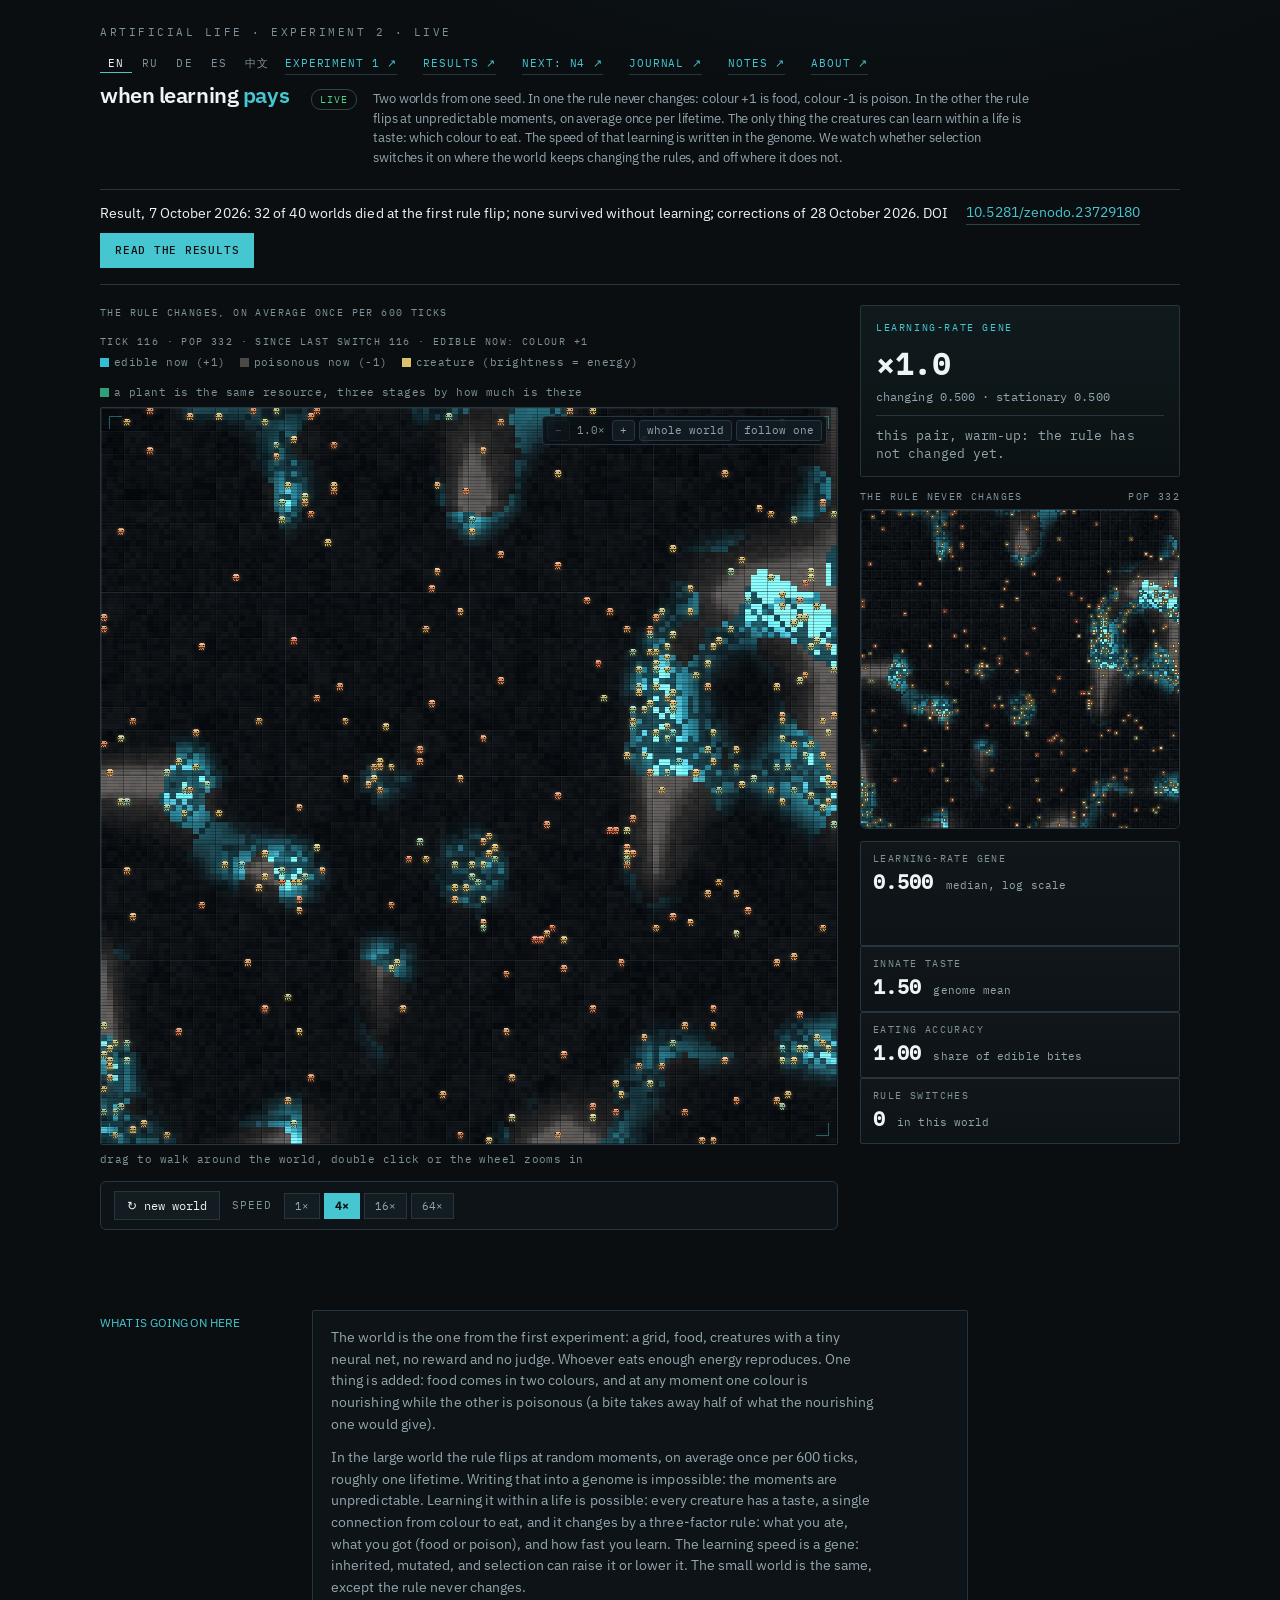
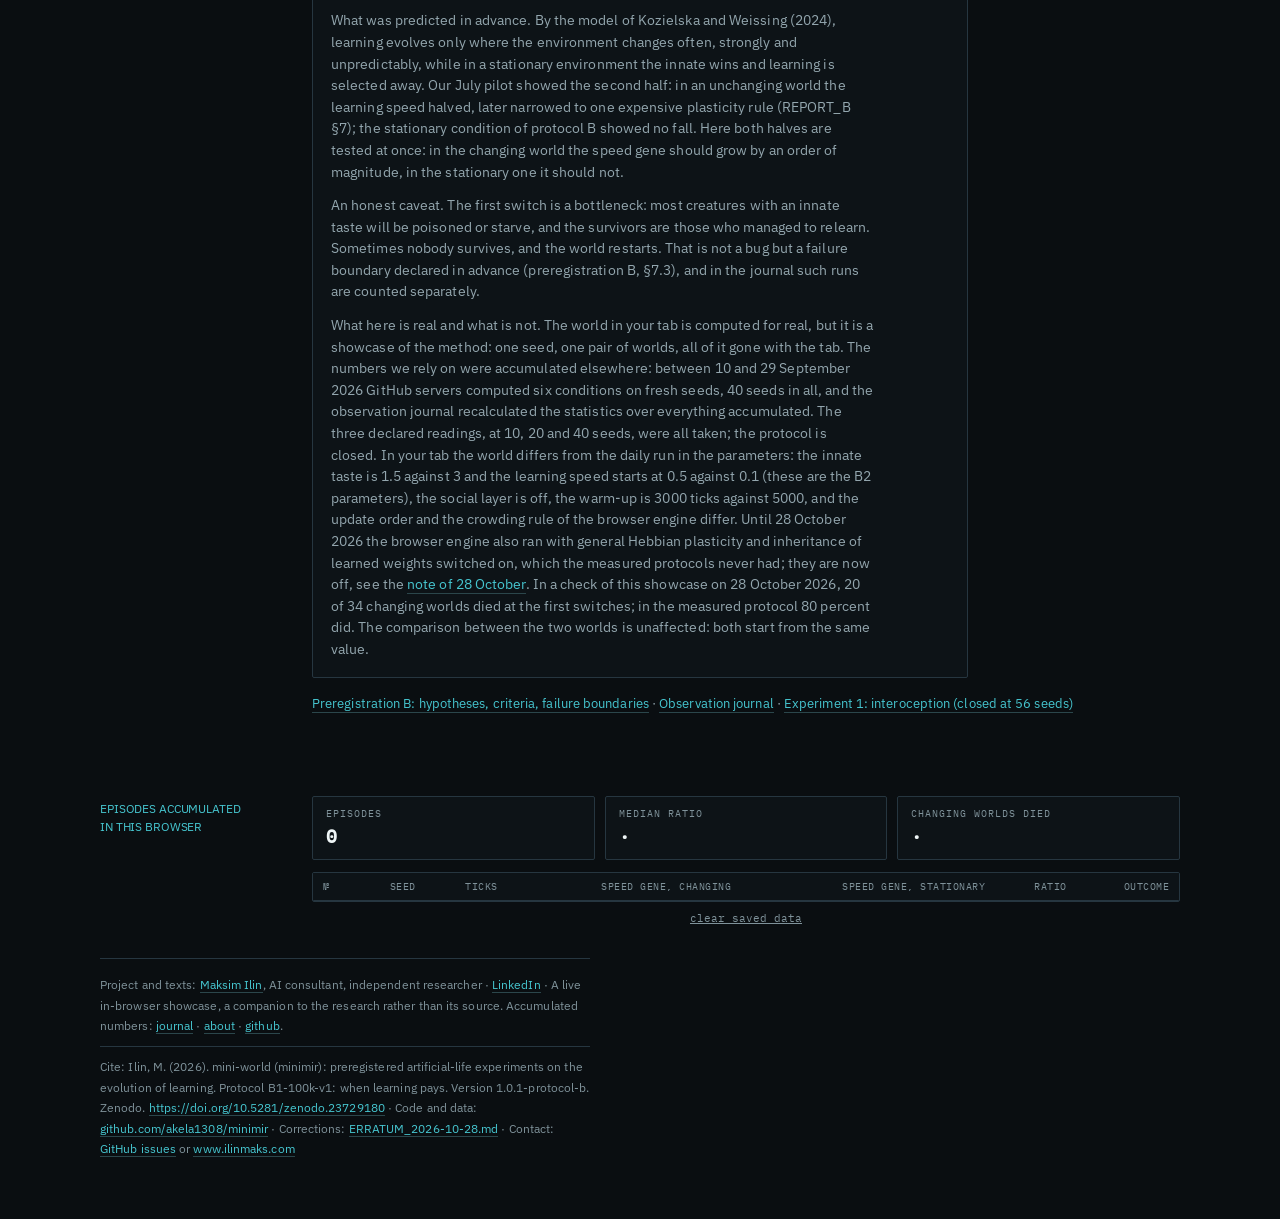
<file: docs/index.html>
<!doctype html>
<html lang="en">
<head>
<meta charset="utf-8">
<meta name="viewport" content="width=device-width, initial-scale=1">
<title>mini·world: when learning pays, live experiment</title>
<meta name="description" content="Live artificial-life experiment in your browser: two worlds from one seed, one with unpredictable rule flips. Does selection turn lifetime learning on where the rules change?">
<meta name="keywords" content="artificial life, ALife, evolutionary simulation, evolution of learning, Baldwin effect, lifetime plasticity, changing environment, Kozielska Weissing, agent-based model, preregistration, open research, live simulation, in-browser, мини-мир, искусственная жизнь">
<meta name="author" content="Maksim Ilin">
<meta name="robots" content="index, follow, max-image-preview:large, max-snippet:-1">
<link rel="canonical" href="https://minimir.ilinmaks.com/">
<link rel="icon" type="image/svg+xml" href="favicon.svg">
<meta property="og:type" content="website">
<meta property="og:site_name" content="mini-world">
<meta property="og:title" content="mini·world: when learning pays, live experiment">
<meta property="og:description" content="Live artificial-life experiment in your browser: two worlds from one seed, one with unpredictable rule flips. Does selection turn lifetime learning on where the rules change?">
<meta property="og:url" content="https://minimir.ilinmaks.com/">
<meta property="og:image" content="https://minimir.ilinmaks.com/og.png">
<meta property="og:image:width" content="1200">
<meta property="og:image:height" content="630">
<meta name="twitter:card" content="summary_large_image">
<meta name="twitter:title" content="mini·world: when learning pays, live experiment">
<meta name="twitter:description" content="Live artificial-life experiment in your browser: two worlds from one seed, one with unpredictable rule flips. Does selection turn lifetime learning on where the rules change?">
<meta name="twitter:image" content="https://minimir.ilinmaks.com/og.png">
<script type="application/ld+json">{"@context":"https://schema.org","@graph":[{"@type":"WebSite","@id":"https://minimir.ilinmaks.com/#website","name":"mini-world","alternateName":"мини-мир","url":"https://minimir.ilinmaks.com/","description":"Live artificial-life experiment in your browser: two worlds from one seed, one with unpredictable rule flips. Does selection turn lifetime learning on where the rules change?","inLanguage":["en","ru","de","es","zh"],"keywords":"artificial life, ALife, evolutionary simulation, evolution of learning, Baldwin effect, lifetime plasticity, changing environment, Kozielska Weissing, agent-based model, preregistration, open research, live simulation, in-browser, мини-мир, искусственная жизнь","sameAs":["https://github.com/akela1308/minimir"],"author":{"@id":"https://minimir.ilinmaks.com/#author"}},{"@type":"Person","@id":"https://minimir.ilinmaks.com/#author","name":"Maksim Ilin","alternateName":"Максим Ильин","jobTitle":"AI consultant, independent researcher","url":"https://www.ilinmaks.com/","sameAs":["https://www.ilinmaks.com/","https://www.linkedin.com/in/ilinmaks/"]},{"@type":"SoftwareSourceCode","name":"mini-world","codeRepository":"https://github.com/akela1308/minimir","programmingLanguage":["Python","JavaScript"],"about":"Artificial-life engine testing when selection favours lifetime learning.","url":"https://minimir.ilinmaks.com/"}]}</script>
</head>
<body>
<link rel="preload" href="fonts/ibm-plex-sans-latin-400-normal.woff2" as="font" type="font/woff2" crossorigin>
<link rel="stylesheet" href="site.css">
<style>
  *{box-sizing:border-box}
  body{margin:0;background:radial-gradient(1200px 700px at 70% -10%,#101a1f 0%,var(--ground) 55%);
    color:var(--ink);-webkit-font-smoothing:antialiased;line-height:1.5}
  .wrap{max-width:1120px;margin:0 auto;padding:24px 20px 60px}
  header{display:flex;flex-wrap:wrap;align-items:baseline;gap:8px 16px;
    border-bottom:1px solid var(--hair);padding-bottom:14px}
  .toprow{flex-basis:100%;display:flex;justify-content:space-between;align-items:center;gap:10px;flex-wrap:wrap}
  .eyebrow{font-size:11px;letter-spacing:2.5px;text-transform:uppercase;color:var(--faint)}
  .navr{display:flex;align-items:center;gap:8px;flex-wrap:wrap}
  .langbar{display:flex;gap:3px;background:#0c1216cc;border:1px solid var(--hair);border-radius:16px;padding:3px}
  .langbar button{font-family:var(--mono);font-size:11px;color:var(--dim);background:none;border:0;
    border-radius:12px;padding:4px 9px;cursor:pointer;letter-spacing:.4px}
  .langbar button.on{background:var(--cyan);color:var(--ground);font-weight:600}
  .langbar button:hover:not(.on){color:var(--ink)}
  .navlink{font-size:12px;color:var(--cyan);border:1px solid #2a3a41;border-radius:16px;padding:5px 12px;text-decoration:none}
  .navlink:hover{background:var(--cyan);color:var(--ground)}
  h1{font-size:22px;font-weight:600;letter-spacing:.5px;margin:0}
  h1 .dot{color:var(--cyan)}
  .live-badge{font-size:10px;letter-spacing:1px;text-transform:uppercase;color:var(--coop);
    border:1px solid #2a4a3a;border-radius:10px;padding:2px 8px;margin-left:6px;vertical-align:middle}
  .lede{flex-basis:100%;color:var(--dim);font-size:13px;max-width:82ch;margin-top:4px}

  .stage{display:grid;grid-template-columns:minmax(0,1fr) 320px;gap:22px;margin-top:20px;align-items:start}
  @media(max-width:880px){.stage{grid-template-columns:minmax(0,1fr)}}
  .worldwrap{position:relative}
  .wlabel{font-size:10px;letter-spacing:1.4px;text-transform:uppercase;color:var(--faint);
    margin-bottom:5px;display:flex;justify-content:space-between;flex-wrap:wrap;gap:2px 12px}
  .wlabel>span{min-width:0;overflow-wrap:anywhere}
  .wlabel b{color:var(--cyan);font-weight:600}
  .screen{position:relative;background:#05080a;border:1px solid var(--hair);border-radius:6px;
    overflow:hidden;box-shadow:inset 0 0 60px #04070980}
  canvas{display:block;width:100%;height:auto;image-rendering:pixelated}
  /* оформление экрана: сканлайны, виньетка, уголки терминала. Данных не несёт. */
  .screen,.ctrlworld{isolation:isolate}
  .screen::after,.ctrlworld::after{content:"";position:absolute;inset:0;z-index:2;
    pointer-events:none;
    background:
      repeating-linear-gradient(0deg,rgba(0,0,0,.20) 0 1px,rgba(0,0,0,0) 1px 3px),
      radial-gradient(130% 115% at 50% 42%,rgba(0,0,0,0) 52%,rgba(2,5,7,.55) 100%)}
  .screen::before{content:"";position:absolute;inset:8px;z-index:3;pointer-events:none;
    opacity:.45;
    background:
      linear-gradient(var(--cyan),var(--cyan)) 0 0/13px 1px no-repeat,
      linear-gradient(var(--cyan),var(--cyan)) 0 0/1px 13px no-repeat,
      linear-gradient(var(--cyan),var(--cyan)) 100% 0/13px 1px no-repeat,
      linear-gradient(var(--cyan),var(--cyan)) 100% 0/1px 13px no-repeat,
      linear-gradient(var(--cyan),var(--cyan)) 0 100%/13px 1px no-repeat,
      linear-gradient(var(--cyan),var(--cyan)) 0 100%/1px 13px no-repeat,
      linear-gradient(var(--cyan),var(--cyan)) 100% 100%/13px 1px no-repeat,
      linear-gradient(var(--cyan),var(--cyan)) 100% 100%/1px 13px no-repeat}
  .screen{box-shadow:inset 0 0 70px #0407094d,inset 0 0 0 1px #16232880}
  .hud{position:absolute;top:8px;left:10px;font-size:11px;color:var(--dim);text-shadow:0 1px 2px #000}
  .hud b{color:var(--ink)}
  .splash{position:absolute;inset:0;display:flex;align-items:center;justify-content:center;
    background:#05080ae0;color:var(--cyan);font-size:13px;text-align:center;padding:20px}

  .rail{display:flex;flex-direction:column;gap:12px}
  .verdict{background:linear-gradient(180deg,#101a1c,#0b1214);border:1px solid #24343a;border-radius:8px;padding:14px 15px}
  .verdict .h{font-size:10px;letter-spacing:1.6px;text-transform:uppercase;color:var(--cyan)}
  .verdict .big{font-size:30px;font-weight:700;font-variant-numeric:tabular-nums;margin:6px 0 2px;letter-spacing:.5px}
  .verdict .sub{font-size:11.5px;color:var(--dim);font-variant-numeric:tabular-nums}
  .verdict .say{margin-top:10px;padding-top:10px;border-top:1px solid var(--hair);font-size:12.5px;line-height:1.45}
  .say.eff{color:var(--coop)} .say.weak{color:var(--mark)} .say.none{color:var(--amber)} .say.wait{color:var(--dim)}

  .ctrlworld{border:1px solid var(--hair);border-radius:6px;overflow:hidden;background:#05080a;position:relative}
  .ctrlworld .clab{position:absolute;top:6px;left:8px;font-size:9px;letter-spacing:1px;text-transform:uppercase;color:var(--faint);text-shadow:0 1px 2px #000}

  .gauge{background:linear-gradient(180deg,var(--panel),var(--panel2));border:1px solid var(--hair);
    border-radius:6px;padding:9px 12px}
  .gauge .lbl{font-size:10px;letter-spacing:1.4px;text-transform:uppercase;color:var(--faint)}
  .gauge .val{font-size:20px;font-weight:600;font-variant-numeric:tabular-nums;margin-top:1px}
  .gauge .unit{font-size:11px;color:var(--dim);font-weight:400}

  .transport{margin-top:14px;display:flex;align-items:center;gap:12px;background:var(--panel2);
    border:1px solid var(--hair);border-radius:6px;padding:9px 13px;flex-wrap:wrap}
  .tlabel{font-size:11px;color:var(--faint);letter-spacing:1px;text-transform:uppercase}
  .speed{display:flex;gap:4px}
  .speed button,.ctrlbtn{font-family:var(--mono);font-size:11px;background:#17222899;color:var(--dim);
    border:1px solid var(--hair);border-radius:4px;padding:5px 10px;cursor:pointer}
  .speed button.on{background:var(--cyan);color:var(--ground);font-weight:600;border-color:var(--cyan)}
  .ctrlbtn{color:var(--ink);font-size:12px;padding:6px 12px} .ctrlbtn:hover{border-color:var(--cyan);color:var(--cyan)}

  section{margin-top:28px}
  h2{font-size:12px;letter-spacing:1.6px;text-transform:uppercase;color:var(--cyan);margin:0 0 10px}
  .box{background:var(--panel2);border:1px solid var(--hair);border-radius:8px;padding:16px 18px;
    color:var(--dim);font-size:13.5px;line-height:1.6;max-width:82ch}
  .box b{color:var(--ink)} .flag{color:var(--mark)}
  .flow{display:flex;gap:12px;margin:12px 0 4px;flex-wrap:wrap}
  .fc{flex:1;min-width:180px;background:#0c1216;border:1px solid var(--hair);border-radius:7px;padding:11px 13px}
  .fc .ft{font-size:13px;font-weight:600;margin-bottom:6px}
  .fc.g .ft{color:var(--coop)} .fc.t .ft{color:var(--amber)}
  .fc .ln{font-size:12.5px;margin:3px 0;font-variant-numeric:tabular-nums}
  .pos{color:var(--coop)}.neg{color:var(--amber)}.you{color:var(--ink)}
  .fc .net{margin-top:7px;padding-top:7px;border-top:1px dashed #2a3a41;font-size:11.5px;color:var(--coop)}

  .agg{display:flex;gap:10px;flex-wrap:wrap;margin-bottom:12px}
  .aggcard{background:var(--panel2);border:1px solid var(--hair);border-radius:7px;padding:9px 13px;flex:1;min-width:120px}
  .aggcard .k{font-size:10px;letter-spacing:1px;text-transform:uppercase;color:var(--faint)}
  .aggcard .v{font-size:18px;font-weight:600;font-variant-numeric:tabular-nums;margin-top:2px}
  .tblwrap{overflow-x:auto;border:1px solid var(--hair);border-radius:8px}
  table{border-collapse:collapse;width:100%;font-size:12px;font-variant-numeric:tabular-nums}
  th,td{padding:6px 10px;text-align:right;white-space:nowrap}
  th{color:var(--faint);font-weight:400;letter-spacing:.5px;text-transform:uppercase;font-size:10px;
    border-bottom:1px solid var(--hair);position:sticky;top:0;background:var(--panel2)}
  td:first-child,th:first-child{text-align:left}
  tbody tr:nth-child(odd){background:#0d131755}
  .clearbtn{font-size:11px;color:var(--faint);background:none;border:0;cursor:pointer;text-decoration:underline;margin-top:8px}
  footer{margin-top:32px;padding-top:16px;border-top:1px solid var(--hair);color:var(--faint);font-size:12px;line-height:1.7}
  footer a{color:var(--cyan);text-decoration:none}

  /* --- согласование с общей системой стилей --- */
  body{font-family:var(--sans);letter-spacing:.005em}
  .eyebrow{font-family:var(--mono);border:0;padding:0;margin:0;max-width:none}
  .langbar{position:static;display:flex;gap:2px;background:none;border:0;border-radius:0;
    padding:0;margin:0;backdrop-filter:none;justify-content:flex-start;border-bottom:0}
  .langbar button{font-family:var(--mono);font-size:11px;letter-spacing:.1em;text-transform:uppercase;
    color:var(--faint);background:none;border:0;border-radius:0;padding:4px 8px 3px;
    box-shadow:inset 0 -1px 0 transparent}
  .langbar button.on{background:none;color:var(--ink);font-weight:400;box-shadow:inset 0 -1px 0 var(--cyan)}
  .langbar button:hover:not(.on){color:var(--body)}
  .navlink,nav a{font-family:var(--mono);font-size:11px;letter-spacing:.08em;text-transform:uppercase;
    border:0;border-radius:0;padding:4px 0;margin-right:18px;color:var(--cyan);
    box-shadow:inset 0 -1px 0 var(--hair)}
  .navlink:hover,nav a:hover{background:none;color:var(--ink);box-shadow:inset 0 -1px 0 var(--cyan)}
  h1{letter-spacing:-.02em}
  h2{font-family:var(--sans);letter-spacing:-.01em}
  h2::before{content:none}
  /* данные снова моноширинные: показания приборов, таблицы, счётчики */
  .hud,.gauge .val,.gauge .lbl,.gauge .unit,.aggcard .v,.aggcard .k,.verdict .big,.verdict .sub,
  .wlabel,.tlabel,.speed button,.ctrlbtn,.clearbtn,.live-badge,.stage,.big,.mono,
  table,th,td,.cp,.cpl,.ax,.bar,.box b,.fc .ln,.fc .ft{font-family:var(--mono)}
  .verdict,.aggcard,.gauge,.box,.card,.tblwrap,.screen,.chart{border-radius:2px}
  .speed button,.ctrlbtn,.clearbtn,.navlink{border-radius:0}
  .num,td,th,.mono,.big,.val,.hud,.gauge .val,.aggcard .v,.verdict .big{font-variant-numeric:tabular-nums}
</style>
<style>
  /* --- добавления для эксперимента 2 --- */
  .zoombar{position:absolute;top:8px;right:10px;z-index:4;display:flex;gap:4px;align-items:center;
    background:#0a1014d9;border:1px solid var(--hair);border-radius:4px;padding:3px 4px;
    font-family:var(--mono);font-size:11px}
  .zoombar button{font-family:var(--mono);font-size:11px;background:#17222899;color:var(--dim);
    border:1px solid var(--hair);border-radius:3px;padding:3px 7px;cursor:pointer;line-height:1.2}
  .zoombar button:hover:not(:disabled){color:var(--cyan);border-color:var(--cyan)}
  .zoombar button:disabled{opacity:.35;cursor:default}
  .zoombar button.on{background:var(--cyan);color:var(--ground);border-color:var(--cyan)}
  .zoombar span{color:var(--faint);padding:0 3px;min-width:4ch;text-align:center}
  .zhint{margin-top:6px;font-family:var(--mono);font-size:11px;color:var(--faint);letter-spacing:.04em}
  @media(max-width:560px){
    .zoombar{top:6px;right:6px;gap:3px;padding:2px 3px}
    .zoombar button{padding:2px 5px;font-size:10px}
    .zoombar span{min-width:3ch;font-size:10px}
  }
  .legend{display:flex;gap:14px;flex-wrap:wrap;margin:0 0 6px;font-size:11px;color:var(--faint);
    font-family:var(--mono);letter-spacing:.04em}
  .legend i{display:inline-block;width:9px;height:9px;margin-right:5px;vertical-align:-1px}
  .legend>span{min-width:0}
  .screen.pulse{box-shadow:inset 0 0 60px #04070980,0 0 0 2px var(--mark)}
  .flash{position:absolute;top:8px;right:10px;font-family:var(--mono);font-size:11px;
    color:var(--ground);background:var(--mark);padding:3px 8px;opacity:0;
    transition:opacity .3s;letter-spacing:.06em;font-weight:600}
  .flash.on{opacity:1}
  .spark{display:block;width:100%;height:34px;margin-top:5px}
  .wlabel{gap:14px}
  .wlabel span:last-child{text-align:right;white-space:normal}
  .result{flex-basis:100%;margin-top:14px;padding:12px 0 2px;border-top:1px solid var(--hair);
    font-size:14px;color:var(--ink);line-height:1.55;display:flex;flex-wrap:wrap;align-items:center;gap:8px 18px}
  .result a{color:var(--cyan);text-decoration:none}
  .result a.btn{color:var(--ground);padding:8px 14px;font-size:11px;flex:none}
  .result a.btn:hover{color:var(--ground)}
  .links{color:var(--dim);font-size:13px;line-height:1.9;margin-top:14px}
  .links a{color:var(--cyan);text-decoration:none}
  .links a:hover{text-decoration:underline}
</style>

<div class="wrap">
  <header>
    <div class="toprow">
      <div class="eyebrow" id="t_eye"></div>
      <div class="navr">
        <div class="langbar" role="group" aria-label="language">
          <button data-set="en">EN</button><button data-set="ru">RU</button><button data-set="de">DE</button><button data-set="es">ES</button><button data-set="zh">中文</button>
        </div>
        <a class="navlink" id="t_exp1" href="interoception.html"></a>
        <a class="navlink" id="t_res" href="results-b.html"></a>
        <a class="navlink" id="t_n4" href="n4.html"></a>
        <a class="navlink" id="t_journal" href="journal.html"></a>
        <a class="navlink" id="t_agi" href="notes.html"></a>
        <a class="navlink" id="t_about" href="about.html"></a>
      </div>
    </div>
    <h1 id="t_brand"></h1><span class="live-badge" id="t_live">live</span>
    <div class="lede" id="t_lede"></div>
    <div class="result" id="t_result"></div>
  </header>

  <div class="stage">
    <div>
      <div class="worldwrap">
        <div class="wlabel"><span id="t_wswitch"></span><span id="hudS"></span></div>
        <div class="legend" id="legend"></div>
        <div class="screen" id="screenS">
          <div class="zoombar" id="zoombar">
            <button data-z="-1" title="−">−</button><span id="zlevel">1.0×</span><button data-z="1" title="+">+</button>
            <button id="zfit"></button><button id="zfollow"></button>
          </div>
          <canvas id="wS" width="512" height="512" role="img" aria-label="changing world"></canvas>
          <div class="flash" id="flash"></div>
          <div class="splash" id="splash"></div>
        </div>
        <div class="zhint" id="zhint"></div>
      </div>
      <div class="transport">
        <button class="ctrlbtn" id="newbtn"></button>
        <span class="tlabel" id="t_speed"></span>
        <div class="speed" id="speed">
          <button data-s="1">1×</button><button data-s="4" class="on">4×</button>
          <button data-s="16">16×</button><button data-s="64">64×</button>
        </div>
      </div>
    </div>

    <div class="rail" id="rail">
      <div class="verdict">
        <div class="h" id="t_verdict_h"></div>
        <div class="big" id="v_big">·</div>
        <div class="sub" id="v_sub"></div>
        <div class="say wait" id="v_say"></div>
      </div>
      <div>
        <div class="wlabel"><span id="t_wstat"></span><span id="hudC"></span></div>
        <div class="ctrlworld"><canvas id="wC" width="256" height="256" role="img" aria-label="stationary world"></canvas></div>
      </div>
      <div id="gauges"></div>
    </div>
  </div>

  <section>
    <h2 id="t_how_h"></h2>
    <div class="box" id="howbox"></div>
    <div class="links" id="linksbox"></div>
  </section>

  <section>
    <h2 id="t_log_h"></h2>
    <div class="agg" id="agg"></div>
    <div class="tblwrap"><table><thead id="thead"></thead><tbody id="tbody"></tbody></table></div>
    <button class="clearbtn" id="clearbtn"></button>
  </section>

  <footer id="t_foot"></footer>
</div>

<script src="engine.js"></script>
<script src="render.js"></script>
<script>
const I18N={
 en:{title:'mini·world: when learning pays, live experiment',desc:'Live artificial-life experiment in your browser: two worlds from one seed, one with unpredictable rule flips. Does selection turn lifetime learning on where the rules change?',result:'Result, 7 October 2026: 32 of 40 worlds died at the first rule flip; none survived without learning; corrections of 28 October 2026. DOI <a href="https://doi.org/10.5281/zenodo.23729180" target="_blank" rel="noopener">10.5281/zenodo.23729180</a> <a class="btn" href="results-b.html">read the results</a>',
  eye:"artificial life · experiment 2 · live",exp1:"experiment 1 ↗",results:"results ↗",n4:"next: N4 ↗",journal:"journal ↗",agi:"notes ↗",about:"about ↗",live:"live",
  brand:'when learning <span class="dot">pays</span>',
  lede:"Two worlds from one seed. In one the rule never changes: colour +1 is food, colour -1 is poison. In the other the rule flips at unpredictable moments, on average once per lifetime. The only thing the creatures can learn within a life is taste: which colour to eat. The speed of that learning is written in the genome. We watch whether selection switches it on where the world keeps changing the rules, and off where it does not.",
  wswitch:"the rule changes, on average once per 600 ticks",wstat:"the rule never changes",
  lg_plant:"a plant is the same resource, three stages by how much is there",z_fit:"whole world",z_follow:"follow one",z_hint:"drag to walk around the world, double click or the wheel zooms in",lg_edible:"edible now",lg_toxic:"poisonous now",lg_creature:"creature (brightness = energy)",lg_decor:"tiles, frame and scanlines are decoration and carry no data",
  hud_tick:"tick",hud_pop:"pop",hud_since:"since last switch",hud_good:"edible now: colour",
  switched:"the rule has flipped",
  speed:"speed",newworld:"↻ new world",seeding:"seeding a viable world…",
  verdict_h:"learning-rate gene",
  v_switch:"changing",v_stat:"stationary",
  v_warm:"this pair, warm-up: the rule has not changed yet.",
  v_on:"in this showcase pair the speed gene is {n} times higher than in the stationary world. One browser run with the parameters proposed for protocol B2, not a statistic; the measured protocol B1 did not confirm the hypothesis (see results).",
  v_grow:"this pair: growing, but not yet tenfold.",
  v_same:"this pair: no difference so far.",
  v_dead_s:"the world did not survive the switch: the population died out, restarting in 5 seconds.",
  v_dead_c:"the stationary world died out, restarting in 5 seconds.",
  g_lr:"learning-rate gene",g_lr_u:"median, log scale",
  g_taste:"innate taste",g_taste_u:"genome mean",
  g_acc:"eating accuracy",g_acc_u:"share of edible bites",
  g_sw:"rule switches",g_sw_u:"in this world",
  how_h:"what is going on here",
  p1:"The world is the one from the first experiment: a grid, food, creatures with a tiny neural net, no reward and no judge. Whoever eats enough energy reproduces. One thing is added: food comes in two colours, and at any moment one colour is nourishing while the other is poisonous (a bite takes away half of what the nourishing one would give).",
  p2:"In the large world the rule flips at random moments, on average once per 600 ticks, roughly one lifetime. Writing that into a genome is impossible: the moments are unpredictable. Learning it within a life is possible: every creature has a taste, a single connection from colour to eat, and it changes by a three-factor rule: what you ate, what you got (food or poison), and how fast you learn. The learning speed is a gene: inherited, mutated, and selection can raise it or lower it. The small world is the same, except the rule never changes.",
  p3:"What was predicted in advance. By the model of Kozielska and Weissing (2024), learning evolves only where the environment changes often, strongly and unpredictably, while in a stationary environment the innate wins and learning is selected away. Our July pilot showed the second half: in an unchanging world the learning speed halved, later narrowed to one expensive plasticity rule (REPORT_B §7); the stationary condition of protocol B showed no fall. Here both halves are tested at once: in the changing world the speed gene should grow by an order of magnitude, in the stationary one it should not.",
  p4:"An honest caveat. The first switch is a bottleneck: most creatures with an innate taste will be poisoned or starve, and the survivors are those who managed to relearn. Sometimes nobody survives, and the world restarts. That is not a bug but a failure boundary declared in advance (preregistration B, §7.3), and in the journal such runs are counted separately.",
  p5:"What here is real and what is not. The world in your tab is computed for real, but it is a showcase of the method: one seed, one pair of worlds, all of it gone with the tab. The numbers we rely on were accumulated elsewhere: between 10 and 29 September 2026 GitHub servers computed six conditions on fresh seeds, 40 seeds in all, and the observation journal recalculated the statistics over everything accumulated. The three declared readings, at 10, 20 and 40 seeds, were all taken; the protocol is closed. In your tab the world differs from the daily run in the parameters: the innate taste is 1.5 against 3 and the learning speed starts at 0.5 against 0.1 (these are the B2 parameters), the social layer is off, the warm-up is 3000 ticks against 5000, and the update order and the crowding rule of the browser engine differ. Until 28 October 2026 the browser engine also ran with general Hebbian plasticity and inheritance of learned weights switched on, which the measured protocols never had; they are now off, see the <a href='notes.html'>note of 28 October</a>. In a check of this showcase on 28 October 2026, 20 of 34 changing worlds died at the first switches; in the measured protocol 80 percent did. The comparison between the two worlds is unaffected: both start from the same value.",
  links:'<a href="https://github.com/akela1308/minimir/blob/main/PREREGISTRATION_B.md" target="_blank" rel="noopener">Preregistration B: hypotheses, criteria, failure boundaries</a> · <a href="journal.html">Observation journal</a> · <a href="interoception.html">Experiment 1: interoception (closed at 56 seeds)</a>',
  log_h:"episodes accumulated in this browser",
  a_eps:"episodes",a_ratio:"median ratio",a_dead:"changing worlds died",
  c_n:"№",c_seed:"seed",c_ticks:"ticks",c_lrs:"speed gene, changing",c_lrn:"speed gene, stationary",c_ratio:"ratio",c_out:"outcome",
  out_alive:"alive",out_dead:"died out",clear:"clear saved data",
  foot:'Project and texts: <a href="https://www.ilinmaks.com/" target="_blank" rel="noopener">Maksim Ilin</a>, AI consultant, independent researcher · <a href="https://www.linkedin.com/in/ilinmaks/" target="_blank" rel="noopener">LinkedIn</a> · A live in-browser showcase, a companion to the research rather than its source. Accumulated numbers: <a href="journal.html">journal</a> · <a href="about.html">about</a> · <a href="https://github.com/akela1308/minimir" target="_blank" rel="noopener">github</a>.<br><span class="cite">Cite: Ilin, M. (2026). mini-world (minimir): preregistered artificial-life experiments on the evolution of learning. Protocol B1-100k-v1: when learning pays. Version 1.0.1-protocol-b. Zenodo. <a href="https://doi.org/10.5281/zenodo.23729180" target="_blank" rel="noopener">https://doi.org/10.5281/zenodo.23729180</a> · Code and data: <a href="https://github.com/akela1308/minimir" target="_blank" rel="noopener">github.com/akela1308/minimir</a> · Corrections: <a href="https://github.com/akela1308/minimir/blob/main/ERRATUM_2026-10-28.md" target="_blank" rel="noopener">ERRATUM_2026-10-28.md</a> · Contact: <a href="https://github.com/akela1308/minimir/issues" target="_blank" rel="noopener">GitHub issues</a> or <a href="https://www.ilinmaks.com/" target="_blank" rel="noopener">www.ilinmaks.com</a></span>'},

 ru:{title:'mini·world: когда выгодно учиться, живой эксперимент',desc:'Живой эксперимент по искусственной жизни в браузере: два мира из одного семени, в одном правило непредсказуемо переворачивается. Включает ли отбор обучение там, где меняются правила?',result:'Результат, 7 октября 2026: 32 мира из 40 погибли на первой же смене правила; без обучения не выжил ни один; поправки от 28 октября 2026. DOI <a href="https://doi.org/10.5281/zenodo.23729180" target="_blank" rel="noopener">10.5281/zenodo.23729180</a> <a class="btn" href="results-b.html">читать результаты</a>',
  eye:"искусственная жизнь · эксперимент 2 · живой",exp1:"эксперимент 1 ↗",results:"результаты ↗",n4:"дальше: N4 ↗",journal:"журнал ↗",agi:"заметки ↗",about:"о проекте ↗",live:"live",
  brand:'когда выгодно <span class="dot">учиться</span>',
  lede:"Два мира из одного семени. В одном правило не меняется: цвет +1 съедобен, цвет -1 ядовит. В другом правило переворачивается в непредсказуемые моменты, в среднем раз в жизнь. Единственное, что существа могут выучить при жизни, это вкус: какой цвет есть. Скорость этого обучения записана в геноме. Мы смотрим, включит ли её отбор там, где мир меняет правила, и выключит ли там, где не меняет.",
  wswitch:"правило меняется, в среднем раз в 600 тиков",wstat:"правило не меняется",
  lg_plant:"растение это тот же ресурс, три стадии по его количеству",z_fit:"весь мир",z_follow:"за существом",z_hint:"тащите мышью, чтобы ходить по миру, двойной щелчок или колесо приближают",lg_edible:"съедобно сейчас",lg_toxic:"ядовито сейчас",lg_creature:"существо (яркость = энергия)",lg_decor:"плитка, рамка и сканлайны это оформление, данных в них нет",
  hud_tick:"тик",hud_pop:"особей",hud_since:"с последней смены",hud_good:"съедобен сейчас: цвет",
  switched:"правило сменилось",
  speed:"скорость",newworld:"↻ новый мир",seeding:"засеваю жизнеспособный мир…",
  verdict_h:"ген скорости обучения",
  v_switch:"меняющийся",v_stat:"стационарный",
  v_warm:"эта пара, прогрев: правило ещё не менялось.",
  v_on:"в этой паре витрины ген скорости в {n} раз выше, чем в стационарном мире. Один браузерный прогон с параметрами будущего протокола B2, не статистика; измеренный протокол B1 гипотезу не подтвердил (см. результаты).",
  v_grow:"эта пара: растёт, но пока меньше десятикратного.",
  v_same:"эта пара: пока не отличается.",
  v_dead_s:"мир не выдержал смены правила: популяция вымерла, перезапуск через 5 секунд.",
  v_dead_c:"стационарный мир вымер, перезапуск через 5 секунд.",
  g_lr:"ген скорости обучения",g_lr_u:"медиана, лог. шкала",
  g_taste:"врождённый вкус",g_taste_u:"среднее по геномам",
  g_acc:"точность еды",g_acc_u:"доля укусов съедобного",
  g_sw:"смен правила",g_sw_u:"в этом мире",
  how_h:"что здесь происходит",
  p1:"Мир тот же, что в первом эксперименте: сетка, еда, существа с крошечной нейросетью, никакой награды и никакого судьи. Размножается тот, кто наел энергию. Добавлено одно: еда бывает двух цветов, и в каждый момент один цвет питателен, а другой ядовит (укус отнимает половину того, что дал бы питательный).",
  p2:"В большом мире правило переворачивается в случайные моменты, в среднем раз в 600 тиков, примерно одна жизнь. Записать такое в геном нельзя: моменты непредсказуемы. Выучить при жизни можно: у каждого существа есть вкус, одна связь «цвет → есть», и она меняется по трёхфакторному правилу: что ел, что получил (еду или яд), с какой скоростью учишься. Скорость обучения это ген: наследуется, мутирует, и отбор может её поднять или опустить. В малом мире всё то же, только правило не меняется никогда.",
  p3:"Что предсказано заранее. По модели Kozielska и Weissing (2024) обучение эволюционирует только там, где среда меняется часто, сильно и непредсказуемо, а в стационарной среде выигрывает врождённое, и обучение отбирается прочь. Наш июльский пилот показал второе: в неизменном мире скорость обучения упала вдвое, позже это сужено до одного дорогого правила пластичности (REPORT_B §7); в стационарном условии протокола B падения не было. Здесь проверяются оба плеча сразу: в меняющемся мире ген скорости должен вырасти на порядок, в стационарном не должен.",
  p4:"Честная оговорка. Первая смена правила это узкое горлышко: большинство существ с врождённым вкусом отравится или оголодает, выживут те, кто успел переучиться. Иногда не выживает никто, и мир перезапускается. Это не сбой, а граница провала, объявленная заранее (предрегистрация B, §7.3), и в журнале такие прогоны считаются отдельно.",
  p5:"Что здесь настоящее, а что нет. Мир в вашей вкладке считается по-настоящему, но это витрина метода: одно семя, одна пара миров, всё исчезает вместе с вкладкой. Числа, на которые мы опираемся, накоплены отдельно: с 10 по 29 сентября 2026 года на серверах GitHub считались шесть условий на новых семенах, всего 40 семян, и журнал наблюдений пересчитывал статистику по всему накопленному. Три объявленных чтения, на 10, 20 и 40 семенах, сняты; протокол закрыт. В вашей вкладке мир отличается от суточного прогона параметрами: врождённый вкус 1,5 вместо 3 и стартовая скорость обучения 0,5 вместо 0,1 (это параметры протокола B2), социальный слой выключен, прогрев 3000 тиков вместо 5000, а порядок обновления агентов и правило тесноты у браузерного движка свои. До 28 октября 2026 года браузерный движок к тому же шёл с включёнными общей пластичностью Хебба и наследованием выученных весов, которых в измеренных протоколах не было; теперь они выключены, см. <a href='notes.html'>заметку от 28 октября</a>. В проверке этой витрины 28 октября 2026 года 20 из 34 меняющихся миров погибли на первых сменах; в измеренном протоколе погибли 80%. Сравнение двух миров от этого не страдает: у обоих старт одинаковый.",
  links:'<a href="https://github.com/akela1308/minimir/blob/main/PREREGISTRATION_B.md" target="_blank" rel="noopener">Предрегистрация B: гипотезы, критерии, границы провала</a> · <a href="journal.html">Журнал наблюдений</a> · <a href="interoception.html">Эксперимент 1: интероцепция (закрыт на 56 семенах)</a>',
  log_h:"накопленные эпизоды в этом браузере",
  a_eps:"эпизодов",a_ratio:"медиана отношения",a_dead:"вымерло меняющихся",
  c_n:"№",c_seed:"семя",c_ticks:"тиков",c_lrs:"ген скорости, меняющийся",c_lrn:"ген скорости, стационарный",c_ratio:"отношение",c_out:"исход",
  out_alive:"жив",out_dead:"вымер",clear:"очистить",
  foot:'Проект и тексты: <a href="https://www.ilinmaks.com/" target="_blank" rel="noopener">Максим Ильин</a>, AI-консультант, независимый исследователь · <a href="https://www.linkedin.com/in/ilinmaks/" target="_blank" rel="noopener">LinkedIn</a> · Живая браузерная витрина метода, спутник исследования, а не его источник. Накопленные числа: <a href="journal.html">журнал</a> · <a href="about.html">о проекте</a> · <a href="https://github.com/akela1308/minimir" target="_blank" rel="noopener">github</a>.<br><span class="cite">Цитировать: Ilin, M. (2026). mini-world (minimir): preregistered artificial-life experiments on the evolution of learning. Protocol B1-100k-v1: when learning pays. Version 1.0.1-protocol-b. Zenodo. <a href="https://doi.org/10.5281/zenodo.23729180" target="_blank" rel="noopener">https://doi.org/10.5281/zenodo.23729180</a> · Код и данные: <a href="https://github.com/akela1308/minimir" target="_blank" rel="noopener">github.com/akela1308/minimir</a> · Поправки: <a href="https://github.com/akela1308/minimir/blob/main/ERRATUM_2026-10-28.md" target="_blank" rel="noopener">ERRATUM_2026-10-28.md</a> · Связь: <a href="https://github.com/akela1308/minimir/issues" target="_blank" rel="noopener">GitHub issues</a> или <a href="https://www.ilinmaks.com/" target="_blank" rel="noopener">www.ilinmaks.com</a></span>'},

 de:{title:'mini·world: wann Lernen sich lohnt, Live-Experiment',desc:'Live-Experiment zu künstlichem Leben im Browser: zwei Welten aus einem Samen, in einer kippt die Regel unvorhersehbar. Schaltet die Selektion das Lernen dort ein, wo sich die Regeln ändern?',result:'Ergebnis, 7. Oktober 2026: 32 von 40 Welten starben beim ersten Regelwechsel; ohne Lernen überlebte keine; Korrekturen vom 28. Oktober 2026. DOI <a href="https://doi.org/10.5281/zenodo.23729180" target="_blank" rel="noopener">10.5281/zenodo.23729180</a> <a class="btn" href="results-b.html">Ergebnisse lesen</a>',
  eye:"künstliches leben · experiment 2 · live",exp1:"Experiment 1 ↗",results:"Ergebnisse ↗",n4:"weiter: N4 ↗",journal:"Journal ↗",agi:"Notizen ↗",about:"über ↗",live:"live",
  brand:'wann lernen sich <span class="dot">lohnt</span>',
  lede:"Zwei Welten aus einem Samen. In der einen ändert sich die Regel nie: Farbe +1 ist Nahrung, Farbe -1 ist Gift. In der anderen kippt die Regel zu unvorhersehbaren Zeitpunkten, im Schnitt einmal pro Leben. Das Einzige, was die Wesen zu Lebzeiten lernen können, ist der Geschmack: welche Farbe man isst. Die Geschwindigkeit dieses Lernens steht im Genom. Wir schauen, ob die Selektion sie dort einschaltet, wo die Welt die Regeln ändert, und dort abschaltet, wo sie es nicht tut.",
  wswitch:"die Regel ändert sich, im Schnitt alle 600 Ticks",wstat:"die Regel ändert sich nie",
  lg_plant:"eine Pflanze ist derselbe Vorrat, drei Stufen nach seiner Menge",z_fit:"ganze Welt",z_follow:"einem folgen",z_hint:"ziehen, um durch die Welt zu gehen, Doppelklick oder Mausrad zoomt",lg_edible:"jetzt essbar",lg_toxic:"jetzt giftig",lg_creature:"Wesen (Helligkeit = Energie)",lg_decor:"Kacheln, Rahmen und Scanlines sind Dekoration und tragen keine Daten",
  hud_tick:"Tick",hud_pop:"Wesen",hud_since:"seit dem letzten Wechsel",hud_good:"jetzt essbar: Farbe",
  switched:"die Regel ist gekippt",
  speed:"Tempo",newworld:"↻ neue Welt",seeding:"säe eine lebensfähige Welt…",
  verdict_h:"Gen der Lerngeschwindigkeit",
  v_switch:"wechselnd",v_stat:"stationär",
  v_warm:"dieses Paar, Aufwärmen: die Regel hat sich noch nicht geändert.",
  v_on:"in diesem Schaufenster-Paar ist das Geschwindigkeitsgen {n}-mal höher als in der stationären Welt. Ein Browserlauf mit den für Protokoll B2 vorgeschlagenen Parametern, keine Statistik; das gemessene Protokoll B1 hat die Hypothese nicht bestätigt (siehe Ergebnisse).",
  v_grow:"dieses Paar: wächst, aber noch nicht zehnfach.",
  v_same:"dieses Paar: bisher kein Unterschied.",
  v_dead_s:"die Welt hat den Regelwechsel nicht überstanden: die Population starb aus, Neustart in 5 Sekunden.",
  v_dead_c:"die stationäre Welt ist ausgestorben, Neustart in 5 Sekunden.",
  g_lr:"Gen der Lerngeschwindigkeit",g_lr_u:"Median, log. Skala",
  g_taste:"angeborener Geschmack",g_taste_u:"Mittel der Genome",
  g_acc:"Essgenauigkeit",g_acc_u:"Anteil essbarer Bisse",
  g_sw:"Regelwechsel",g_sw_u:"in dieser Welt",
  how_h:"was hier geschieht",
  p1:"Die Welt ist dieselbe wie im ersten Experiment: ein Gitter, Nahrung, Wesen mit einem winzigen neuronalen Netz, keine Belohnung und kein Richter. Wer genug Energie frisst, pflanzt sich fort. Eines kommt hinzu: Nahrung gibt es in zwei Farben, und zu jedem Zeitpunkt ist eine Farbe nahrhaft und die andere giftig (ein Biss nimmt die Hälfte dessen, was die nahrhafte gäbe).",
  p2:"In der großen Welt kippt die Regel zu zufälligen Zeitpunkten, im Schnitt alle 600 Ticks, also etwa ein Leben. Ins Genom schreiben lässt sich das nicht: die Zeitpunkte sind unvorhersehbar. Zu Lebzeiten lernen lässt es sich schon: jedes Wesen hat einen Geschmack, eine einzige Verbindung von Farbe zu essen, und sie ändert sich nach einer Drei-Faktoren-Regel: was du gegessen hast, was du bekommen hast (Nahrung oder Gift), und wie schnell du lernst. Die Lerngeschwindigkeit ist ein Gen: vererbt, mutierend, und die Selektion kann sie heben oder senken. Die kleine Welt ist dieselbe, nur ändert sich die Regel nie.",
  p3:"Was vorab vorhergesagt wurde. Nach dem Modell von Kozielska und Weissing (2024) entwickelt sich Lernen nur dort, wo die Umwelt sich oft, stark und unvorhersehbar ändert, während in einer stationären Umwelt das Angeborene gewinnt und Lernen wegselektiert wird. Unser Pilot im Juli zeigte die zweite Hälfte: in einer unveränderlichen Welt halbierte sich die Lerngeschwindigkeit, später eingegrenzt auf eine einzige teure Plastizitätsregel (REPORT_B §7); die stationäre Bedingung von Protokoll B zeigte keinen Abfall. Hier werden beide Hälften zugleich geprüft: in der wechselnden Welt soll das Geschwindigkeitsgen um eine Größenordnung wachsen, in der stationären nicht.",
  p4:"Eine ehrliche Einschränkung. Der erste Wechsel ist ein Nadelöhr: die meisten Wesen mit angeborenem Geschmack werden vergiftet oder verhungern, und es überleben die, die rechtzeitig umgelernt haben. Manchmal überlebt niemand, und die Welt startet neu. Das ist kein Fehler, sondern eine vorab erklärte Fehlergrenze (Präregistrierung B, §7.3), und im Journal werden solche Läufe getrennt gezählt.",
  p5:"Was hier echt ist und was nicht. Die Welt in deinem Tab wird wirklich gerechnet, aber sie ist ein Schaufenster der Methode: ein Samen, ein Paar Welten, alles verschwindet mit dem Tab. Die Zahlen, auf die wir uns stützen, wurden anderswo gesammelt: vom 10. bis 29. September 2026 rechneten GitHub-Server sechs Bedingungen auf frischen Samen, 40 Samen insgesamt, und das Beobachtungsjournal rechnete die Statistik über alles Gesammelte neu. Die drei erklärten Ablesungen bei 10, 20 und 40 Samen wurden alle genommen; das Protokoll ist geschlossen. In deinem Tab unterscheidet sich die Welt vom täglichen Lauf in den Parametern: der angeborene Geschmack ist 1,5 statt 3 und die Lerngeschwindigkeit startet bei 0,5 statt 0,1 (das sind die Parameter von B2), die soziale Schicht ist aus, das Aufwärmen dauert 3000 Ticks statt 5000, und die Aktualisierungsreihenfolge und die Gedrängeregel der Browser-Engine sind andere. Bis zum 28. Oktober 2026 lief die Browser-Engine außerdem mit eingeschalteter allgemeiner Hebb-Plastizität und Vererbung gelernter Gewichte, die die gemessenen Protokolle nie hatten; sie sind jetzt aus, siehe die <a href='notes.html'>Notiz vom 28. Oktober</a>. Bei einer Prüfung dieser Schauvitrine am 28. Oktober 2026 starben 20 von 34 wechselnden Welten an den ersten Wechseln; im gemessenen Protokoll waren es 80 Prozent. Der Vergleich der beiden Welten leidet nicht darunter: beide starten vom selben Wert.",
  links:'<a href="https://github.com/akela1308/minimir/blob/main/PREREGISTRATION_B.md" target="_blank" rel="noopener">Präregistrierung B: Hypothesen, Kriterien, Fehlergrenzen</a> · <a href="journal.html">Beobachtungsjournal</a> · <a href="interoception.html">Experiment 1: Interozeption (geschlossen bei 56 Samen)</a>',
  log_h:"in diesem Browser gesammelte Episoden",
  a_eps:"Episoden",a_ratio:"Median des Verhältnisses",a_dead:"wechselnde Welten gestorben",
  c_n:"Nr.",c_seed:"Samen",c_ticks:"Ticks",c_lrs:"Geschwindigkeitsgen, wechselnd",c_lrn:"Geschwindigkeitsgen, stationär",c_ratio:"Verhältnis",c_out:"Ausgang",
  out_alive:"lebt",out_dead:"ausgestorben",clear:"gespeicherte Daten löschen",
  foot:'Projekt und Texte: <a href="https://www.ilinmaks.com/" target="_blank" rel="noopener">Maksim Ilin</a>, KI-Berater, unabhängiger Forscher · <a href="https://www.linkedin.com/in/ilinmaks/" target="_blank" rel="noopener">LinkedIn</a> · Ein lebendes Schaufenster im Browser, Begleiter der Forschung, nicht ihre Quelle. Gesammelte Zahlen: <a href="journal.html">Journal</a> · <a href="about.html">über</a> · <a href="https://github.com/akela1308/minimir" target="_blank" rel="noopener">github</a>.<br><span class="cite">Zitieren: Ilin, M. (2026). mini-world (minimir): preregistered artificial-life experiments on the evolution of learning. Protocol B1-100k-v1: when learning pays. Version 1.0.1-protocol-b. Zenodo. <a href="https://doi.org/10.5281/zenodo.23729180" target="_blank" rel="noopener">https://doi.org/10.5281/zenodo.23729180</a> · Code und Daten: <a href="https://github.com/akela1308/minimir" target="_blank" rel="noopener">github.com/akela1308/minimir</a> · Korrekturen: <a href="https://github.com/akela1308/minimir/blob/main/ERRATUM_2026-10-28.md" target="_blank" rel="noopener">ERRATUM_2026-10-28.md</a> · Kontakt: <a href="https://github.com/akela1308/minimir/issues" target="_blank" rel="noopener">GitHub issues</a> oder <a href="https://www.ilinmaks.com/" target="_blank" rel="noopener">www.ilinmaks.com</a></span>'},

 es:{title:'mini·world: cuándo conviene aprender, experimento en vivo',desc:'Experimento de vida artificial en vivo en tu navegador: dos mundos desde una semilla, en uno la regla se invierte de forma impredecible. ¿Enciende la selección el aprendizaje donde cambian las reglas?',result:'Resultado, 7 de octubre de 2026: 32 de 40 mundos murieron en el primer cambio de regla; ninguno sobrevivió sin aprendizaje; correcciones del 28 de octubre de 2026. DOI <a href="https://doi.org/10.5281/zenodo.23729180" target="_blank" rel="noopener">10.5281/zenodo.23729180</a> <a class="btn" href="results-b.html">leer los resultados</a>',
  eye:"vida artificial · experimento 2 · en vivo",exp1:"experimento 1 ↗",results:"resultados ↗",n4:"sigue: N4 ↗",journal:"diario ↗",agi:"notas ↗",about:"sobre ↗",live:"live",
  brand:'cuándo conviene <span class="dot">aprender</span>',
  lede:"Dos mundos desde una misma semilla. En uno la regla no cambia nunca: el color +1 es comida, el color -1 es veneno. En el otro la regla se invierte en momentos impredecibles, en promedio una vez por vida. Lo único que las criaturas pueden aprender durante su vida es el gusto: qué color comer. La velocidad de ese aprendizaje está escrita en el genoma. Miramos si la selección la enciende donde el mundo cambia las reglas, y la apaga donde no lo hace.",
  wswitch:"la regla cambia, en promedio cada 600 ticks",wstat:"la regla no cambia nunca",
  lg_plant:"una planta es el mismo recurso, tres etapas según su cantidad",z_fit:"mundo entero",z_follow:"seguir a una",z_hint:"arrastre para recorrer el mundo, doble clic o la rueda acercan",lg_edible:"comestible ahora",lg_toxic:"venenoso ahora",lg_creature:"criatura (brillo = energía)",lg_decor:"las baldosas, el marco y las líneas de barrido son decoración y no llevan datos",
  hud_tick:"tick",hud_pop:"criaturas",hud_since:"desde el último cambio",hud_good:"comestible ahora: color",
  switched:"la regla se ha invertido",
  speed:"velocidad",newworld:"↻ mundo nuevo",seeding:"sembrando un mundo viable…",
  verdict_h:"gen de velocidad de aprendizaje",
  v_switch:"cambiante",v_stat:"estacionario",
  v_warm:"este par, calentamiento: la regla aún no ha cambiado.",
  v_on:"en este par del escaparate el gen de velocidad es {n} veces mayor que en el mundo estacionario. Una sola corrida en el navegador con los parámetros propuestos para el protocolo B2, no una estadística; el protocolo medido B1 no confirmó la hipótesis (véanse los resultados).",
  v_grow:"este par: crece, pero todavía menos de diez veces.",
  v_same:"este par: por ahora no hay diferencia.",
  v_dead_s:"el mundo no resistió el cambio de regla: la población se extinguió, reinicio en 5 segundos.",
  v_dead_c:"el mundo estacionario se extinguió, reinicio en 5 segundos.",
  g_lr:"gen de velocidad",g_lr_u:"mediana, escala log.",
  g_taste:"gusto innato",g_taste_u:"media de genomas",
  g_acc:"precisión al comer",g_acc_u:"proporción de bocados comestibles",
  g_sw:"cambios de regla",g_sw_u:"en este mundo",
  how_h:"qué ocurre aquí",
  p1:"El mundo es el del primer experimento: una cuadrícula, comida, criaturas con una red neuronal diminuta, sin recompensa y sin juez. Se reproduce quien acumula energía comiendo. Se añade una cosa: la comida viene en dos colores, y en cada momento un color es nutritivo y el otro venenoso (un bocado quita la mitad de lo que daría el nutritivo).",
  p2:"En el mundo grande la regla se invierte en momentos aleatorios, en promedio cada 600 ticks, aproximadamente una vida. Escribir eso en el genoma es imposible: los momentos son impredecibles. Aprenderlo durante la vida sí se puede: cada criatura tiene un gusto, una sola conexión de color a comer, y cambia según una regla de tres factores: qué comiste, qué recibiste (comida o veneno), y a qué velocidad aprendes. La velocidad de aprendizaje es un gen: se hereda, muta, y la selección puede subirla o bajarla. El mundo pequeño es igual, salvo que la regla no cambia nunca.",
  p3:"Lo predicho de antemano. Según el modelo de Kozielska y Weissing (2024), el aprendizaje evoluciona solo donde el entorno cambia con frecuencia, con fuerza y de forma impredecible, mientras que en un entorno estacionario gana lo innato y el aprendizaje es eliminado por la selección. Nuestro piloto de julio mostró la segunda mitad: en un mundo inmutable la velocidad de aprendizaje cayó a la mitad, lo que después se acotó a una sola regla de plasticidad cara (REPORT_B §7); la condición estacionaria del protocolo B no mostró caída. Aquí se comprueban ambas mitades a la vez: en el mundo cambiante el gen de velocidad debería crecer un orden de magnitud, en el estacionario no.",
  p4:"Una advertencia honesta. El primer cambio es un cuello de botella: la mayoría de las criaturas con gusto innato se envenenarán o pasarán hambre, y sobreviven las que alcanzaron a reaprender. A veces no sobrevive nadie, y el mundo se reinicia. No es un fallo, sino un límite de fracaso declarado de antemano (preregistro B, §7.3), y en el diario esas corridas se cuentan aparte.",
  p5:"Qué es real aquí y qué no. El mundo de tu pestaña se calcula de verdad, pero es un escaparate del método: una semilla, un par de mundos, todo desaparece con la pestaña. Los números en los que nos apoyamos se acumularon en otro lugar: del 10 al 29 de septiembre de 2026 los servidores de GitHub calcularon seis condiciones con semillas nuevas, 40 semillas en total, y el diario de observaciones recalculó la estadística sobre todo lo acumulado. Las tres lecturas declaradas, a 10, 20 y 40 semillas, se tomaron todas; el protocolo está cerrado. En tu pestaña el mundo difiere de la corrida diaria en los parámetros: el gusto innato es 1,5 frente a 3 y la velocidad de aprendizaje empieza en 0,5 frente a 0,1 (son los parámetros de B2), la capa social está apagada, el calentamiento dura 3000 pasos frente a 5000, y el orden de actualización y la regla de aglomeración del motor del navegador son otros. Hasta el 28 de octubre de 2026 el motor del navegador corría además con la plasticidad hebbiana general y la herencia de los pesos aprendidos encendidas, que los protocolos medidos nunca tuvieron; ahora están apagadas, véase la <a href='notes.html'>nota del 28 de octubre</a>. En una comprobación de esta vitrina el 28 de octubre de 2026, 20 de 34 mundos cambiantes murieron en los primeros cambios; en el protocolo medido fue el 80 por ciento. La comparación entre los dos mundos no se ve afectada: ambos parten del mismo valor.",
  links:'<a href="https://github.com/akela1308/minimir/blob/main/PREREGISTRATION_B.md" target="_blank" rel="noopener">Preregistro B: hipótesis, criterios, límites de fracaso</a> · <a href="journal.html">Diario de observaciones</a> · <a href="interoception.html">Experimento 1: interocepción (cerrado con 56 semillas)</a>',
  log_h:"episodios acumulados en este navegador",
  a_eps:"episodios",a_ratio:"mediana de la razón",a_dead:"mundos cambiantes extinguidos",
  c_n:"№",c_seed:"semilla",c_ticks:"ticks",c_lrs:"gen de velocidad, cambiante",c_lrn:"gen de velocidad, estacionario",c_ratio:"razón",c_out:"desenlace",
  out_alive:"vivo",out_dead:"extinguido",clear:"borrar lo guardado",
  foot:'Proyecto y textos: <a href="https://www.ilinmaks.com/" target="_blank" rel="noopener">Maksim Ilin</a>, consultor de IA, investigador independiente · <a href="https://www.linkedin.com/in/ilinmaks/" target="_blank" rel="noopener">LinkedIn</a> · Un escaparate vivo en el navegador, compañero de la investigación y no su fuente. Números acumulados: <a href="journal.html">diario</a> · <a href="about.html">sobre</a> · <a href="https://github.com/akela1308/minimir" target="_blank" rel="noopener">github</a>.<br><span class="cite">Citar: Ilin, M. (2026). mini-world (minimir): preregistered artificial-life experiments on the evolution of learning. Protocol B1-100k-v1: when learning pays. Version 1.0.1-protocol-b. Zenodo. <a href="https://doi.org/10.5281/zenodo.23729180" target="_blank" rel="noopener">https://doi.org/10.5281/zenodo.23729180</a> · Código y datos: <a href="https://github.com/akela1308/minimir" target="_blank" rel="noopener">github.com/akela1308/minimir</a> · Correcciones: <a href="https://github.com/akela1308/minimir/blob/main/ERRATUM_2026-10-28.md" target="_blank" rel="noopener">ERRATUM_2026-10-28.md</a> · Contacto: <a href="https://github.com/akela1308/minimir/issues" target="_blank" rel="noopener">GitHub issues</a> o <a href="https://www.ilinmaks.com/" target="_blank" rel="noopener">www.ilinmaks.com</a></span>'},

 zh:{title:'mini·world：何时值得学习，实时实验',desc:'浏览器里的实时人工生命实验：同一颗种子的两个世界，其中一个的规则会不可预测地翻转。在规则变化的地方，选择会不会打开学习？',result:'结果，2026 年 10 月 7 日：40 个世界里有 32 个死在第一次规则翻转上；没有学习的一个也没活下来；2026 年 10 月 28 日的订正。DOI <a href="https://doi.org/10.5281/zenodo.23729180" target="_blank" rel="noopener">10.5281/zenodo.23729180</a> <a class="btn" href="results-b.html">阅读结果</a>',
  eye:"人工生命 · 实验二 · 实时",exp1:"实验一 ↗",results:"结果 ↗",n4:"下一步：N4 ↗",journal:"观察日志 ↗",agi:"札记 ↗",about:"关于 ↗",live:"live",
  brand:'何时<span class="dot">值得学习</span>',
  lede:"同一颗种子，两个世界。一个世界的规则永不改变：颜色 +1 可吃，颜色 -1 有毒。另一个世界的规则会在不可预测的时刻翻转，平均每一生翻转一次。生物在一生之中唯一能学会的，就是口味：该吃哪种颜色。学习的速度写在基因组里。我们要看的是：在规则不断变化的世界里，选择会不会把它打开；在规则不变的世界里，会不会把它关掉。",
  wswitch:"规则会变，平均每 600 步一次",wstat:"规则永不改变",
  lg_plant:"植物就是同一份资源，按数量分三个阶段",z_fit:"整个世界",z_follow:"跟随一只",z_hint:"拖动即可在世界里走动，双击或滚轮可放大",lg_edible:"当前可吃",lg_toxic:"当前有毒",lg_creature:"生物（亮度即能量）",lg_decor:"地砖、边框与扫描线属于装饰，不携带数据",
  hud_tick:"步",hud_pop:"个体",hud_since:"距上次翻转",hud_good:"当前可吃：颜色",
  switched:"规则翻转了",
  speed:"速度",newworld:"↻ 新世界",seeding:"正在播种一个可存活的世界…",
  verdict_h:"学习速度基因",
  v_switch:"变化世界",v_stat:"稳定世界",
  v_warm:"这一对，预热中：规则尚未改变。",
  v_on:"在这一对展示世界里，速度基因比稳定世界高 {n} 倍。这是一次使用协议 B2 拟议参数的浏览器运行，不是统计；测得的协议 B1 没有确认这一假设（见结果）。",
  v_grow:"这一对：在增长，但还不到十倍。",
  v_same:"这一对：目前没有差别。",
  v_dead_s:"这个世界没能挺过规则翻转：种群灭绝，5 秒后重启。",
  v_dead_c:"稳定世界灭绝了，5 秒后重启。",
  g_lr:"学习速度基因",g_lr_u:"中位数，对数刻度",
  g_taste:"先天口味",g_taste_u:"基因组均值",
  g_acc:"进食准确率",g_acc_u:"可吃食物占比",
  g_sw:"规则翻转次数",g_sw_u:"在此世界",
  how_h:"这里发生了什么",
  p1:"世界和第一个实验一样：一张网格、食物、带有微型神经网络的生物，没有奖励，也没有裁判。吃够能量的才会繁殖。只加了一件事：食物有两种颜色，而在任一时刻，一种颜色有营养，另一种有毒（咬一口会失去有营养的那种本可提供的一半）。",
  p2:"在大世界里，规则会在随机时刻翻转，平均每 600 步一次，大约就是一生。这写不进基因组：时刻是不可预测的。但一生之内可以学会：每个生物都有一个口味，即从颜色到进食的一条连接，它按三因素规则改变：吃了什么、得到了什么（食物还是毒），以及学习速度有多快。学习速度是一个基因：可遗传、会突变，选择可以把它调高或调低。小世界完全相同，只是规则永不改变。",
  p3:"事先做出的预测。按照 Kozielska 与 Weissing（2024）的模型，只有在环境频繁、剧烈且不可预测地变化的地方，学习才会演化出来；而在稳定环境中先天的一方胜出，学习会被选择淘汰。我们七月的试点显示了后半句：在不变的世界里，学习速度下降了一半，后来这被收窄为一条昂贵的可塑性规则（REPORT_B §7）；协议 B 的静止条件没有出现下降。这里同时检验前后两半：在变化的世界里，速度基因应当增长一个数量级；在稳定的世界里，则不应当。",
  p4:"一点诚实的说明。第一次翻转是一个瓶颈：多数带着先天口味的生物会中毒或饿死，活下来的是那些及时重新学会的。有时无人幸存，世界便重启。这不是故障，而是事先声明的失败边界（预注册 B，§7.3），在日志中这类运行会单独计数。",
  p5:"这里哪些是真的，哪些不是。你标签页里的世界是真的在计算，但它是方法的橱窗：一颗种子、一对世界，一切都随标签页消失。我们真正依据的数字是在别处积累的：2026 年 9 月 10 日至 29 日，GitHub 的服务器在新的种子上计算了六种条件，共 40 颗种子，观察日志则对全部已积累的数据重新统计。已声明的三个读数节点（10、20 和 40 颗种子）都已读取；协议已关闭。你标签页里的世界与每日运行的差别在于参数：先天口味为 1.5 而非 3，学习速度的初始值为 0.5 而非 0.1（这是协议 B2 的参数），社交层关闭，预热为 3000 步而非 5000 步，此外浏览器引擎的更新顺序和拥挤规则也不同。直到 2026 年 10 月 28 日，浏览器引擎还开着一般赫布可塑性和习得权重的继承，这些在测得的协议里从未有过；现在它们已关闭，见 <a href='notes.html'>10 月 28 日的札记</a>。在 2026 年 10 月 28 日对这个橱窗的检查里，34 个变化世界中有 20 个死在最初几次翻转上；在测得的协议里，这个比例是 80%。这不影响两个世界之间的比较：两者的起点相同。",
  links:'<a href="https://github.com/akela1308/minimir/blob/main/PREREGISTRATION_B.md" target="_blank" rel="noopener">预注册 B：假设、判据、失败边界</a> · <a href="journal.html">观察日志</a> · <a href="interoception.html">实验一：内感受（已在 56 颗种子处关闭）</a>',
  log_h:"本浏览器中累积的回合",
  a_eps:"回合数",a_ratio:"比值中位数",a_dead:"变化世界灭绝比例",
  c_n:"№",c_seed:"种子",c_ticks:"步数",c_lrs:"速度基因，变化世界",c_lrn:"速度基因，稳定世界",c_ratio:"比值",c_out:"结局",
  out_alive:"存活",out_dead:"灭绝",clear:"清除已保存数据",
  foot:'项目与文字：<a href="https://www.ilinmaks.com/" target="_blank" rel="noopener">Maksim Ilin</a>，人工智能顾问，独立研究者 · <a href="https://www.linkedin.com/in/ilinmaks/" target="_blank" rel="noopener">LinkedIn</a> · 浏览器中的实时橱窗，是研究的伴侣而非来源。累积数字：<a href="journal.html">日志</a> · <a href="about.html">关于</a> · <a href="https://github.com/akela1308/minimir" target="_blank" rel="noopener">github</a>。<br><span class="cite">引用：Ilin, M. (2026). mini-world (minimir): preregistered artificial-life experiments on the evolution of learning. Protocol B1-100k-v1: when learning pays. Version 1.0.1-protocol-b. Zenodo. <a href="https://doi.org/10.5281/zenodo.23729180" target="_blank" rel="noopener">https://doi.org/10.5281/zenodo.23729180</a> · 代码与数据：<a href="https://github.com/akela1308/minimir" target="_blank" rel="noopener">github.com/akela1308/minimir</a> · 订正：<a href="https://github.com/akela1308/minimir/blob/main/ERRATUM_2026-10-28.md" target="_blank" rel="noopener">ERRATUM_2026-10-28.md</a> · 联系：<a href="https://github.com/akela1308/minimir/issues" target="_blank" rel="noopener">GitHub issues</a> 或 <a href="https://www.ilinmaks.com/" target="_blank" rel="noopener">www.ilinmaks.com</a></span>'}
};

const LKEY='minimir_lang',LDEF='en';
let LANG=(()=>{try{return localStorage.getItem(LKEY)||LDEF}catch(e){return LDEF}})();
if(!I18N[LANG])LANG=LDEF;
function t(k){return (I18N[LANG]||I18N.en)[k];}

// ---------- параметры живой пары миров ----------
// Мир B: два цвета еды. Меняющийся и стационарный запускаются от ОДНОГО семени
// и ОДНОГО предка: различие ровно одно, меняется ли правило.
const EPISODE=40000;              // длина эпизода в тиках
const SW_MEAN=600;                // средний интервал смены правила
const SPARK_EVERY=250;            // шаг выборки для спарклайна
const DEAD_PAUSE=5000;            // пауза перед перезапуском после вымирания, мс
let POOL=null,LIVECFG=null,engS=null,engC=null,epNo=0,SPEED=4;
let sparkS=[],sparkC=[],deadAt=null,deadWho=null,lastSw=0;
const cvS=document.getElementById('wS'),ctxS=cvS.getContext('2d');
const cvC=document.getElementById('wC'),ctxC=cvC.getContext('2d');
const off=document.createElement('canvas'),octx=off.getContext('2d');
let H,W,img;
const splash=document.getElementById('splash'),flash=document.getElementById('flash');

function unpackGenome(b64){const bin=atob(b64),by=new Uint8Array(bin.length);
  for(let i=0;i<bin.length;i++)by[i]=bin.charCodeAt(i);const f=new Float32Array(by.buffer);
  return{W1:f.slice(0,300),b1:f.slice(300,312),W2:f.slice(312,456),b2:f.slice(456,468)};}
function rndSeed(){return (Math.floor(Math.random()*4294967295))>>>0;}

function newEpisode(){
  const seed=rndSeed(),anc=POOL[(Math.random()*POOL.length)|0];
  engS=new MiniWorld.Engine(seed,Object.assign({},LIVECFG,{switchMean:SW_MEAN}),anc);
  engC=new MiniWorld.Engine(seed,Object.assign({},LIVECFG,{switchMean:0}),anc);
  engS._seed=seed;epNo++;sparkS=[];sparkC=[];deadAt=null;deadWho=null;lastSw=0;
  H=engS.cfg.H;W=engS.cfg.W;off.width=W;off.height=H;img=octx.createImageData(W,H);
  fitCanvases();splash.style.display='none';flash.classList.remove('on');
}

// ---------- отрисовка ----------
// Вид сверху, одна клетка поля это одна клетка данных. Цвет клетки это её
// постоянная география (+1 голубой, -1 янтарный), яркость это ресурс в ней,
// тускнеет тот цвет, который сейчас ядовит. На близком плане ресурс ещё и
// прорастает растением в три стадии, это тот же ресурс, не новая сущность.
// Существо рисуется спрайтом, его цвет это энергия: янтарное голодное,
// голубое сытое. Плитка, рамка и сканлайны это оформление. Всё в render.js.
let camS=null,camC=null,ATL=null,ATLC=null,PLB=null,PLC=null,FRAME=0,followId=-1;
const HUES=[MiniRender.HUE_B[0],MiniRender.HUE_B[1],MiniRender.HUE_B[2],MiniRender.HUE_B[3]];

function fitCanvases(){
  if(!W)return;
  if(!camS){camS=MiniRender.camera(cvS,W,H);camS.attach(updateZoomUI);}else camS.resize();
  if(!camC){camC=MiniRender.camera(cvC,W,H);}else camC.resize();
  sprites();updateZoomUI();
}
function sprites(){
  if(!ATL||ATL._cell!==camS.cell){ATL=MiniRender.atlas(camS.cell);ATL._cell=camS.cell;
    PLB=MiniRender.plantSheet(camS.cell,HUES);PLB._cell=camS.cell;}
  if(!ATLC||ATLC._cell!==camC.cell){ATLC=MiniRender.atlas(camC.cell);ATLC._cell=camC.cell;
    PLC=MiniRender.plantSheet(camC.cell,HUES);PLC._cell=camC.cell;}
}
let fitTimer=null;
addEventListener('resize',()=>{clearTimeout(fitTimer);fitTimer=setTimeout(fitCanvases,180);});

function updateZoomUI(){
  if(!camS)return;
  const S=id=>document.getElementById(id);
  S('zlevel').textContent=(camS.cell/camS.levels[0]).toFixed(1)+'×';
  S('zoombar').querySelector('[data-z="-1"]').disabled=camS.level<=0;
  S('zoombar').querySelector('[data-z="1"]').disabled=camS.level>=camS.levels.length-1;
  S('zfollow').classList.toggle('on',!!camS.followFn);
}
function followOne(){
  if(!engS)return;
  if(camS.followFn){camS.follow(null);camS.fit();updateZoomUI();return;}
  const alive=[];
  for(let a=0;a<engS.cfg.maxPop;a++)if(engS.alive[a])alive.push(a);
  if(!alive.length)return;
  followId=alive[(Math.random()*alive.length)|0];
  camS.follow(()=>engS.alive[followId]?[engS.x[followId]+0.5,engS.y[followId]+0.5]:null);
  sprites();updateZoomUI();
}

function drawWorld(eng,ctx,cam,atl,pl){
  MiniRender.floorB(img,eng);
  octx.putImageData(img,0,0);
  MiniRender.blitFloor(ctx,off,cam);
  MiniRender.gridlines(ctx,cam);
  const c=cam.cell;
  if(c>=10){
    const res=eng.resource,ft=eng.foodType,gt=eng.goodType,sh=(c-pl.size)/2;
    const x0=Math.max(0,Math.floor(cam.ox)),y0=Math.max(0,Math.floor(cam.oy));
    const x1=Math.min(W,x0+cam.cols+1),y1=Math.min(H,y0+cam.rows+1);
    for(let y=y0;y<y1;y++)for(let x=x0;x<x1;x++){
      const i=y*W+x,r=res[i];
      if(r<0.24)continue;
      const h=(Math.imul(x,374761393)^Math.imul(y,668265263))>>>0;
      if(h%4===0)continue;            // прореживание, чтобы не было решётки
      const jx=((h%3)-1)*(c/8),jy=(((h>>>3)%3)-1)*(c/8);
      MiniRender.plant(ctx,pl,(ft[i]===gt)?ft[i]:ft[i]+2,r>0.62?2:r>0.37?1:0,
        (h>>>5)&1,cam.sx(x)+sh+jx,cam.sy(y)+sh+jy);
    }
  }
  const eMax=eng.cfg.eMax,half=c/2,ph=(FRAME>>3);
  for(let a=0;a<eng.cfg.maxPop;a++)if(eng.alive[a]){
    const x=eng.x[a],y=eng.y[a];
    if(!cam.visible(x,y,2))continue;
    let t=eng.E[a]/eMax; if(t<0)t=0; else if(t>1)t=1;
    MiniRender.agent(ctx,atl,cam.sx(x)+half,cam.sy(y)+half,t,(ph+a)%3);
  }
}

// ---------- накопление эпизодов ----------
const SKEY='minimir_b_episodes';
function loadEps(){try{return JSON.parse(localStorage.getItem(SKEY))||[]}catch(e){return[]}}
function recordEp(rec){let a=loadEps();a.push(rec);if(a.length>300)a=a.slice(-300);
  try{localStorage.setItem(SKEY,JSON.stringify(a))}catch(e){}renderLog();}
function median(a){if(!a.length)return null;const b=a.slice().sort((x,y)=>x-y);
  return b.length%2?b[(b.length-1)/2]:(b[b.length/2-1]+b[b.length/2])/2;}
function ratioOf(eng1,eng2){const a=eng1.tasteLrMedian(),b=eng2.tasteLrMedian();
  return (a==null||b==null)?null:a/Math.max(b,1e-4);}
function endEpisode(extinct){
  const lrS=engS.tasteLrMedian(),lrC=engC.tasteLrMedian();
  recordEp({n:epNo,seed:engS._seed,ticks:engS.tick,
    lrS:lrS==null?null:+lrS.toFixed(4),lrC:lrC==null?null:+lrC.toFixed(4),
    ratio:(lrS!=null&&lrC!=null)?+(lrS/Math.max(lrC,1e-4)).toFixed(2):null,
    extinct:extinct,ts:Date.now()});
}
function renderLog(){
  const b=loadEps(),rs=b.filter(e=>e.ratio!=null&&!e.extinct).map(e=>e.ratio);
  const dead=b.filter(e=>e.extinct).length;
  document.getElementById('agg').innerHTML=[
    [t('a_eps'),b.length],
    [t('a_ratio'),rs.length?'×'+median(rs).toFixed(1):'·'],
    [t('a_dead'),b.length?dead+'/'+b.length:'·'],
  ].map(([k,v])=>`<div class="aggcard"><div class="k">${k}</div><div class="v">${v}</div></div>`).join('');
  document.getElementById('thead').innerHTML='<tr>'+['c_n','c_seed','c_ticks','c_lrs','c_lrn','c_ratio','c_out']
    .map(k=>`<th>${t(k)}</th>`).join('')+'</tr>';
  document.getElementById('tbody').innerHTML=b.slice().reverse().slice(0,50).map(e=>
    `<tr><td>${e.n}</td><td>${e.seed}</td><td>${e.ticks}</td>`+
    `<td>${e.lrS==null?'·':e.lrS.toFixed(3)}</td><td>${e.lrC==null?'·':e.lrC.toFixed(3)}</td>`+
    `<td style="color:${(e.ratio||0)>=2?'var(--coop)':'var(--dim)'}">${e.ratio==null?'·':'×'+e.ratio.toFixed(1)}</td>`+
    `<td style="color:${e.extinct?'var(--amber)':'var(--dim)'}">${e.extinct?t('out_dead'):t('out_alive')}</td></tr>`).join('');
}

// ---------- вердикт ----------
function renderVerdict(){
  const big=document.getElementById('v_big'),sub=document.getElementById('v_sub'),
        say=document.getElementById('v_say');
  if(!engS||!engC){big.textContent='·';return;}
  const lrS=engS.tasteLrMedian(),lrC=engC.tasteLrMedian(),r=ratioOf(engS,engC);
  big.textContent=r==null?'·':'×'+r.toFixed(1);
  sub.innerHTML=`${t('v_switch')} ${lrS==null?'·':lrS.toFixed(3)} · `+
                `${t('v_stat')} ${lrC==null?'·':lrC.toFixed(3)}`;
  if(deadWho==='S'){say.className='say none';say.textContent=t('v_dead_s');return;}
  if(deadWho==='C'){say.className='say none';say.textContent=t('v_dead_c');return;}
  if(!engS.switches.length){say.className='say wait';say.textContent=t('v_warm');return;}
  if(r!=null&&r>=10){say.className='say eff';say.textContent=t('v_on').replace('{n}',r.toFixed(0));}
  else if(r!=null&&r>=2){say.className='say weak';say.textContent=t('v_grow');}
  else{say.className='say none';say.textContent=t('v_same');}
}

// ---------- приборы ----------
const GA=[{k:'g_lr',u:'g_lr_u',spark:true,get:()=>engS.tasteLrMedian(),fmt:v=>v==null?'·':v.toFixed(3)},
  {k:'g_taste',u:'g_taste_u',get:()=>engS.tasteGMean(),fmt:v=>v==null?'·':v.toFixed(2)},
  {k:'g_acc',u:'g_acc_u',get:()=>engS.eatAccuracy(),fmt:v=>v==null?'·':v.toFixed(2)},
  {k:'g_sw',u:'g_sw_u',get:()=>engS.switches.length,fmt:v=>v}];
let gEls=[],sparkCv=null;
function buildGauges(){const r=document.getElementById('gauges');r.innerHTML='';gEls=[];sparkCv=null;
  for(const g of GA){const el=document.createElement('div');el.className='gauge';
    el.innerHTML=`<div class="lbl">${t(g.k)}</div><div class="val"><span data-v>·</span> <span class="unit">${t(g.u)}</span></div>`+
      (g.spark?'<canvas class="spark" width="300" height="34"></canvas>':'');
    r.appendChild(el);gEls.push({g,val:el.querySelector('[data-v]')});
    if(g.spark)sparkCv=el.querySelector('canvas');}}
function drawSpark(){
  if(!sparkCv||sparkS.length<2)return;
  const c=sparkCv.getContext('2d'),w=sparkCv.width,h=sparkCv.height;
  c.clearRect(0,0,w,h);
  const all=sparkS.concat(sparkC).filter(v=>v>0);
  if(!all.length)return;
  let lo=Math.log10(Math.min.apply(null,all)),hi=Math.log10(Math.max.apply(null,all));
  if(hi-lo<0.5){lo-=0.25;hi+=0.25;}
  const Y=v=>h-2-(Math.log10(Math.max(v,1e-4))-lo)/(hi-lo)*(h-4);
  [[sparkC,'#5b6f77'],[sparkS,'#46c6d0']].forEach(([arr,col])=>{
    if(arr.length<2)return;c.strokeStyle=col;c.lineWidth=1.3;c.beginPath();
    arr.forEach((v,i)=>{const x=i/(arr.length-1)*(w-2)+1;i?c.lineTo(x,Y(v)):c.moveTo(x,Y(v));});
    c.stroke();});
}
function updateGauges(){for(const {g,val} of gEls){const v=g.get();val.textContent=v==null?'·':g.fmt(v);}
  drawSpark();}

// ---------- цикл ----------
function loop(){
  if(engS&&engC){
    if(deadAt!==null){
      if(Date.now()-deadAt>DEAD_PAUSE)newEpisode();
    }else{
      for(let i=0;i<SPEED;i++){
        const aS=engS.step(),aC=engC.step();
        if(!aS||!aC){deadWho=aS?'C':'S';deadAt=Date.now();endEpisode(true);break;}
        if(engS.switches.length>lastSw){lastSw=engS.switches.length;
          flash.textContent=t('switched');flash.classList.add('on');
          document.getElementById('screenS').classList.add('pulse');
          setTimeout(()=>{flash.classList.remove('on');
            document.getElementById('screenS').classList.remove('pulse');},900);}
        if(engS.tick%SPARK_EVERY===0){
          sparkS.push(engS.tasteLrMedian()||0);sparkC.push(engC.tasteLrMedian()||0);
          if(sparkS.length>300){sparkS.shift();sparkC.shift();}}
        if(engS.tick%2000===0){engS.resetEat();engC.resetEat();}
        if(engS.tick>=EPISODE){endEpisode(false);newEpisode();break;}
      }
    }
    FRAME++;camS.tick();sprites();drawWorld(engS,ctxS,camS,ATL,PLB);drawWorld(engC,ctxC,camC,ATLC,PLC);
    const gcol=engS.goodType===1?'+1':'-1';
    document.getElementById('hudS').innerHTML=
      `${t('hud_tick')} ${engS.tick} · ${t('hud_pop')} ${engS.pop} · ${t('hud_since')} `+
      `${engS.ticksSinceSwitch()} · ${t('hud_good')} ${gcol}`;
    document.getElementById('hudC').innerHTML=`${t('hud_pop')} ${engC.pop}`;
    if(FRAME%60===0){cvS.setAttribute('aria-label',`${t('wswitch')}: ${document.getElementById('hudS').textContent}`);
      cvC.setAttribute('aria-label',`${t('wstat')}: ${t('hud_pop')} ${engC.pop}`);}
    updateGauges();renderVerdict();
  }
  requestAnimationFrame(loop);
}

// ---------- язык ----------
function applyLang(l){
  if(!I18N[l])l=LDEF;LANG=l;try{localStorage.setItem(LKEY,l)}catch(e){}
  document.documentElement.lang=l;const S=id=>document.getElementById(id);
  S('t_eye').textContent=t('eye');S('t_exp1').textContent=t('exp1');
  S('t_res').textContent=t('results');S('t_n4').textContent=t('n4');S('t_journal').textContent=t('journal');S('t_agi').textContent=t('agi');
  S('t_about').textContent=t('about');
  S('t_brand').innerHTML=t('brand');S('t_live').textContent=t('live');S('t_lede').textContent=t('lede');
  S('t_wswitch').textContent=t('wswitch');S('t_wstat').textContent=t('wstat');
  S('t_speed').textContent=t('speed');S('newbtn').textContent=t('newworld');
  S('t_verdict_h').textContent=t('verdict_h');S('t_how_h').textContent=t('how_h');
  S('t_log_h').textContent=t('log_h');S('clearbtn').textContent=t('clear');
  S('t_foot').innerHTML=t('foot');S('splash').textContent=t('seeding');
  S('linksbox').innerHTML=t('links');
  S('howbox').innerHTML=['p1','p2','p3','p4','p5']
    .map((k,i)=>`<p style="margin:${i?'12px':'0'} 0 0">${t(k)}</p>`).join('');
  S('zfit').textContent=t('z_fit');S('zfollow').textContent=t('z_follow');
  S('zhint').textContent=t('z_hint');
  S('legend').innerHTML=
    `<span><i style="background:#34bcd4"></i>${t('lg_edible')} (+1)</span>`+
    `<span><i style="background:#4c4a46"></i>${t('lg_toxic')} (-1)</span>`+
    `<span><i style="background:#d9c26a"></i>${t('lg_creature')}</span>`+
    `<span><i style="background:#2f9f7a"></i>${t('lg_plant')}</span>`;
  S('legend').title=t('lg_decor');
  S('t_result').innerHTML=t('result');
  document.title=t('title');
  const md=document.querySelector('meta[name=description]');if(md)md.setAttribute('content',t('desc'));
  document.querySelectorAll('.langbar button').forEach(b=>b.classList.toggle('on',b.dataset.set===l));
  buildGauges();renderLog();renderVerdict();
}
document.querySelector('.langbar').addEventListener('click',e=>{const b=e.target.closest('button[data-set]');if(b)applyLang(b.dataset.set);});
document.getElementById('speed').addEventListener('click',e=>{const b=e.target.closest('button[data-s]');if(!b)return;
  SPEED=+b.dataset.s;document.querySelectorAll('#speed button').forEach(x=>x.classList.toggle('on',x===b));});
document.getElementById('zoombar').addEventListener('click',e=>{
  const b=e.target.closest('button'); if(!b||!camS)return;
  if(b.id==='zfit'){camS.follow(null);camS.fit();}
  else if(b.id==='zfollow'){followOne();}
  else{
    const d=+b.dataset.z;
    if(d>0&&camS.level===0&&engS){
      let sx=0,sy=0,n=0;
      for(let a=0;a<engS.cfg.maxPop;a++)if(engS.alive[a]){sx+=engS.x[a];sy+=engS.y[a];n++;}
      camS.zoom(d);
      if(n)camS.centerOn(sx/n,sy/n);
    } else camS.zoom(d);
  }
  sprites();updateZoomUI();
});
document.getElementById('newbtn').onclick=()=>{if(POOL)newEpisode();};
document.getElementById('clearbtn').onclick=()=>{try{localStorage.removeItem(SKEY)}catch(e){}renderLog();};

applyLang(LANG);
splash.style.display='flex';splash.textContent=t('seeding');
fetch('ancestors_b.json').then(r=>r.json()).then(d=>{
  // Отличия витрины от суточного прогона (см. ERRATUM_2026-10-28.md, §2):
  //   вкус 1.5 вместо 3.0 и стартовая скорость обучения 0.5 вместо 0.1,
  //     это параметры будущего протокола B2; при параметрах B1 переучивание
  //     стоит больше энергии, чем у существа есть (тридцать отравлений по
  //     пять единиц при запасе в сто), и первую же смену правила не
  //     переживает никто;
  //   социальный слой выключен: предки мира B отбирались без него;
  //   прогрев 3000 тиков вместо 5000, чтобы витрину не ждали минуту;
  //   порядок обновления агентов и правило тесноты в браузере отличаются.
  // Механизмы обучения те же, что в измеренном протоколе B: учится только
  // вкус. Движок по умолчанию держит включёнными общую пластичность Хебба
  // (hebbEnabled) и ламарковское наследование выученных весов (lamarck);
  // до 28 октября 2026 витрина шла с ними, здесь они выключены явно.
  // Знаки в мире с двумя цветами движок выключает сам (foodTypes === 2),
  // социальный слой и шум действий выключены ниже.
  // Сравнение двух миров от этого не страдает: у обоих старт одинаковый.
  // Потолок численности заведомо большой: плотность регулируется едой
  // и теснотой, а не константой.
  LIVECFG=Object.assign({},d.cfg,{maxPop:2500,tasteInit:1.5,tasteLrInit:0.5,
    switchFromTick:3000,socialFromTick:1e9,actionNoise:0,
    hebbEnabled:false,lamarck:false,signsEnabled:false});
  POOL=d.ancestors.map(unpackGenome);newEpisode();loop();})
  .catch(err=>{splash.textContent='error: '+err;});
</script>

</body>
</html>
</file>
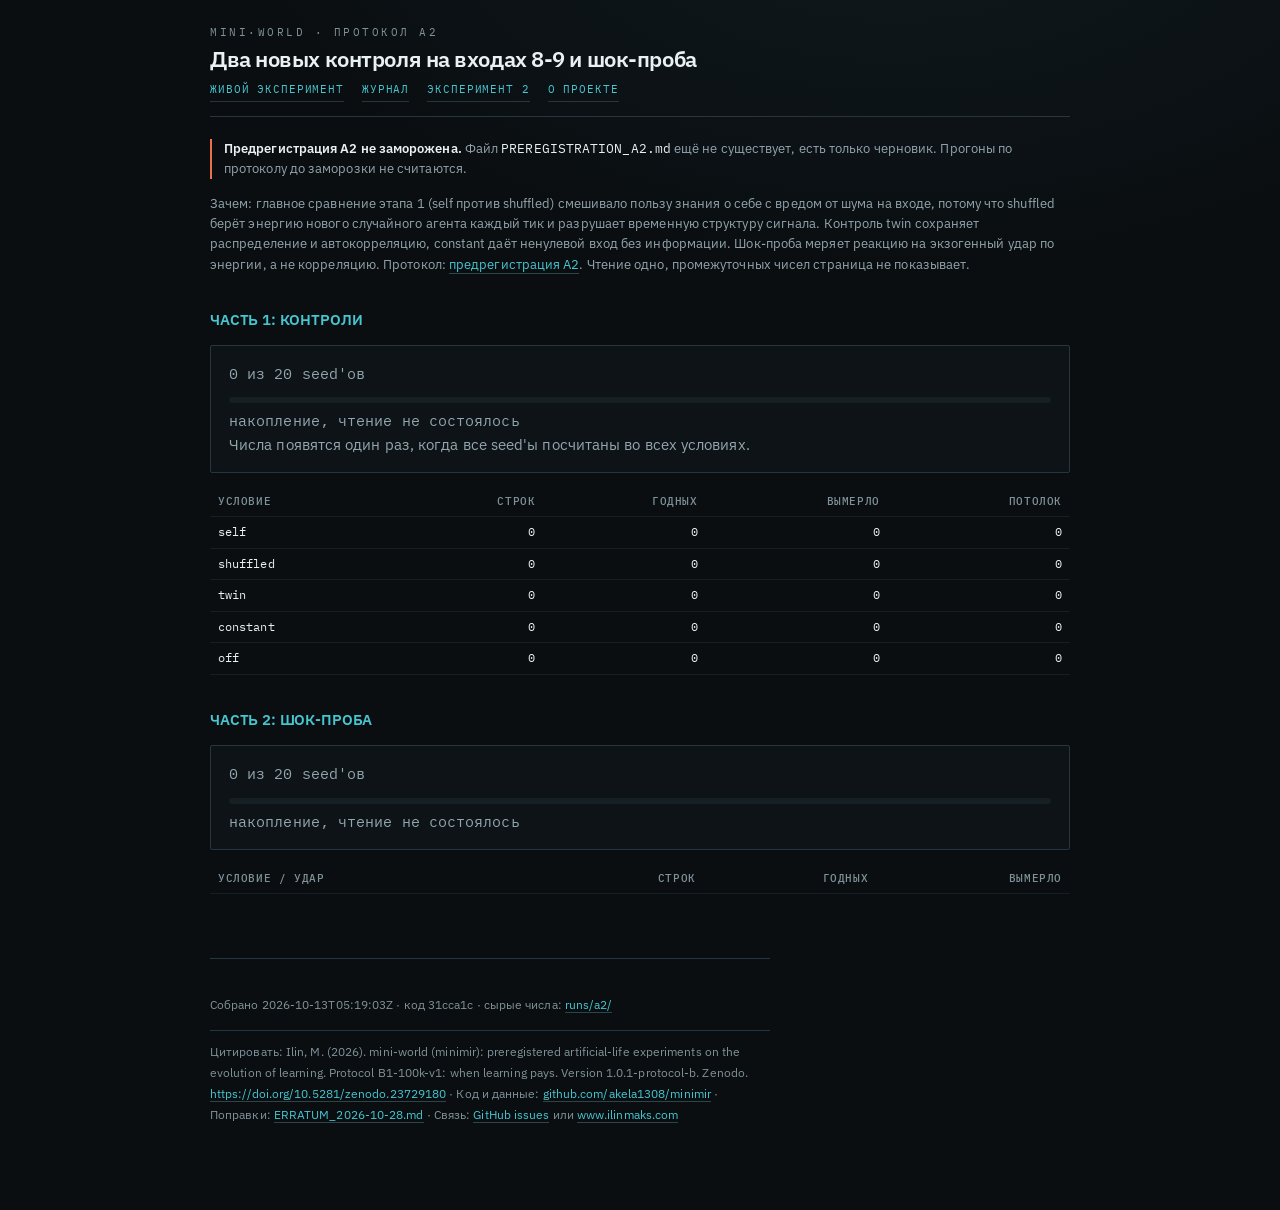
<file: docs/a2.html>
<!doctype html>
<html lang="ru">
<head>
<meta charset="utf-8">
<meta name="viewport" content="width=device-width,initial-scale=1">
<title>mini·world: протокол A2, контроли и шок-проба</title>
<meta name="robots" content="noindex">
<link rel="icon" href="favicon.svg">
<link rel="stylesheet" href="site.css">
<style>
:root{--ground:#0a0e11;--panel:#10161a;--ink:#e9f1f2;--dim:#93a6ae;
  --cyan:#46c6d0;--amber:#e8734a;--coop:#4fd08a;}
*{box-sizing:border-box}
body{margin:0;background:radial-gradient(1200px 700px at 70% -10%,#101a1f 0%,var(--ground) 55%);
  color:var(--ink);font-family:var(--mono);line-height:1.55}
.wrap{max-width:900px;margin:0 auto;padding:24px 20px 70px}
header{border-bottom:1px solid var(--hair);padding-bottom:14px;margin-bottom:22px}
.eyebrow{font-size:11px;letter-spacing:2.5px;text-transform:uppercase;color:var(--faint)}
h1{font-size:22px;margin:6px 0 4px;font-weight:600}
h2{font-size:15px;margin:34px 0 10px;color:var(--cyan);font-weight:600}
p{color:var(--dim);font-size:13px} a{color:var(--cyan)}
nav a{font-family:var(--mono);font-size:11px;letter-spacing:.08em;text-transform:uppercase;border:0;border-radius:0;padding:4px 0;margin-right:18px;display:inline-block;box-shadow:inset 0 -1px 0 var(--hair)}
nav a:hover{color:var(--ink);box-shadow:inset 0 -1px 0 var(--cyan)}
body{font-family:var(--sans);letter-spacing:.005em} h1{font-size:22px;letter-spacing:-.02em;max-width:none} h2{font-family:var(--sans);letter-spacing:-.01em} h2::before{content:none}
table,th,td,.mono,.big{font-family:var(--mono)} .eyebrow{font-family:var(--mono);border:0;padding:0;margin:0;max-width:none}
p{max-width:none} .bar{border-radius:0}
.card{display:block;background:#0d1317;border:1px solid var(--hair);border-radius:2px;padding:16px 18px;margin:14px 0}
.big{font-size:19px;color:var(--ink);margin:0 0 6px}
.bar{height:6px;background:#161f24;border-radius:3px;overflow:hidden;margin:12px 0 6px} .bar i{display:block;height:100%;background:var(--cyan)}
table{width:100%;border-collapse:collapse;font-size:12px;margin-top:8px}
th,td{text-align:right;padding:6px 8px;border-bottom:1px solid #161f24}
th{color:var(--faint);font-weight:500;font-size:11px;text-transform:uppercase;letter-spacing:.6px}
th:first-child,td:first-child{text-align:left} .mono{color:var(--ink)}
.yes{color:var(--coop)} .no{color:var(--amber)} .muted{color:var(--faint);font-size:12px}
.note{border-left:2px solid var(--amber);padding-left:12px;color:var(--dim)}
</style>
</head>
<body><div class="wrap">
<header>
<div class="eyebrow">mini·world · протокол A2</div>
<h1>Два новых контроля на входах 8-9 и шок-проба</h1>
<nav><a href="index.html">живой эксперимент</a><a href="journal.html">журнал</a><a href="results-b.html">эксперимент 2</a><a href="about.html">о проекте</a></nav>
</header>
<p class="note"><b>Предрегистрация A2 не заморожена.</b> Файл <span class="mono">PREREGISTRATION_A2.md</span> ещё не существует, есть только черновик. Прогоны по протоколу до заморозки не считаются.</p>
<p>Зачем: главное сравнение этапа 1 (self против shuffled) смешивало пользу знания о себе
с вредом от шума на входе, потому что shuffled берёт энергию нового случайного агента каждый
тик и разрушает временную структуру сигнала. Контроль twin сохраняет распределение и
автокорреляцию, constant даёт ненулевой вход без информации. Шок-проба меряет реакцию на
экзогенный удар по энергии, а не корреляцию. Протокол:
<a href="https://github.com/akela1308/minimir/blob/main/PREREGISTRATION_A2_черновик.md">предрегистрация A2</a>.
Чтение одно, промежуточных чисел страница не показывает.</p>

<h2>Часть 1: контроли</h2>
<div class="card"><p class="big">0 из 20 seed'ов</p><div class="bar"><i style="width:0%"></i></div>
<p class="big">накопление, чтение не состоялось</p><p>Числа появятся один раз, когда все seed'ы посчитаны во всех условиях.</p></div>
<table><tr><th>условие</th><th>строк</th><th>годных</th><th>вымерло</th><th>потолок</th></tr><tr><td class="mono">self</td><td>0</td><td>0</td><td>0</td><td>0</td></tr><tr><td class="mono">shuffled</td><td>0</td><td>0</td><td>0</td><td>0</td></tr><tr><td class="mono">twin</td><td>0</td><td>0</td><td>0</td><td>0</td></tr><tr><td class="mono">constant</td><td>0</td><td>0</td><td>0</td><td>0</td></tr><tr><td class="mono">off</td><td>0</td><td>0</td><td>0</td><td>0</td></tr></table>



<h2>Часть 2: шок-проба</h2>
<div class="card"><p class="big">0 из 20 seed'ов</p><div class="bar"><i style="width:0%"></i></div>
<p class="big">накопление, чтение не состоялось</p><p></p></div>
<table><tr><th>условие / удар</th><th>строк</th><th>годных</th><th>вымерло</th></tr></table>



<footer><p class="muted">Собрано 2026-10-13T05:19:03Z · код 31cca1c · сырые числа:
<a href="https://github.com/akela1308/minimir/tree/main/runs/a2">runs/a2/</a></p><p class="muted"><span class="cite">Цитировать: Ilin, M. (2026). mini-world (minimir): preregistered artificial-life experiments on the evolution of learning. Protocol B1-100k-v1: when learning pays. Version 1.0.1-protocol-b. Zenodo. <a href="https://doi.org/10.5281/zenodo.23729180" target="_blank" rel="noopener">https://doi.org/10.5281/zenodo.23729180</a> · Код и данные: <a href="https://github.com/akela1308/minimir" target="_blank" rel="noopener">github.com/akela1308/minimir</a> · Поправки: <a href="https://github.com/akela1308/minimir/blob/main/ERRATUM_2026-10-28.md" target="_blank" rel="noopener">ERRATUM_2026-10-28.md</a> · Связь: <a href="https://github.com/akela1308/minimir/issues" target="_blank" rel="noopener">GitHub issues</a> или <a href="https://www.ilinmaks.com/" target="_blank" rel="noopener">www.ilinmaks.com</a></span></p></footer>
</div></body></html>
</file>
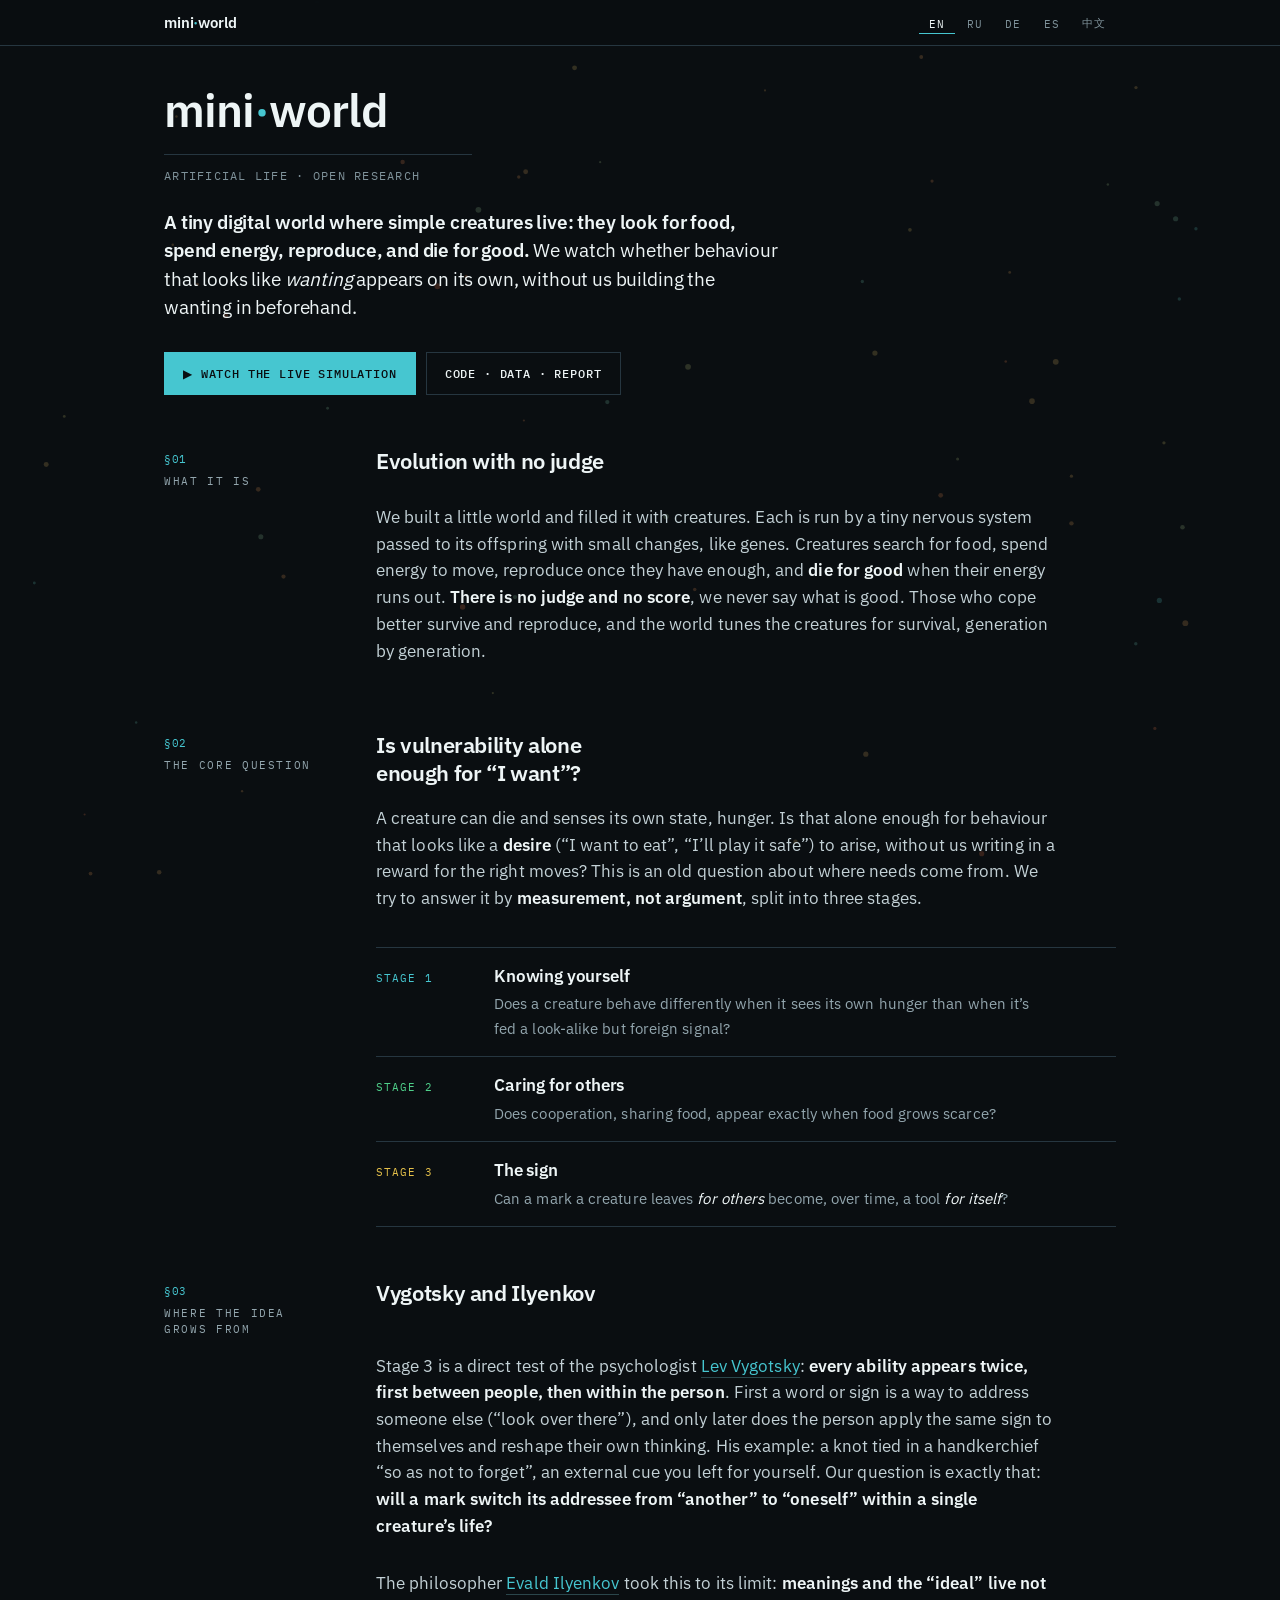
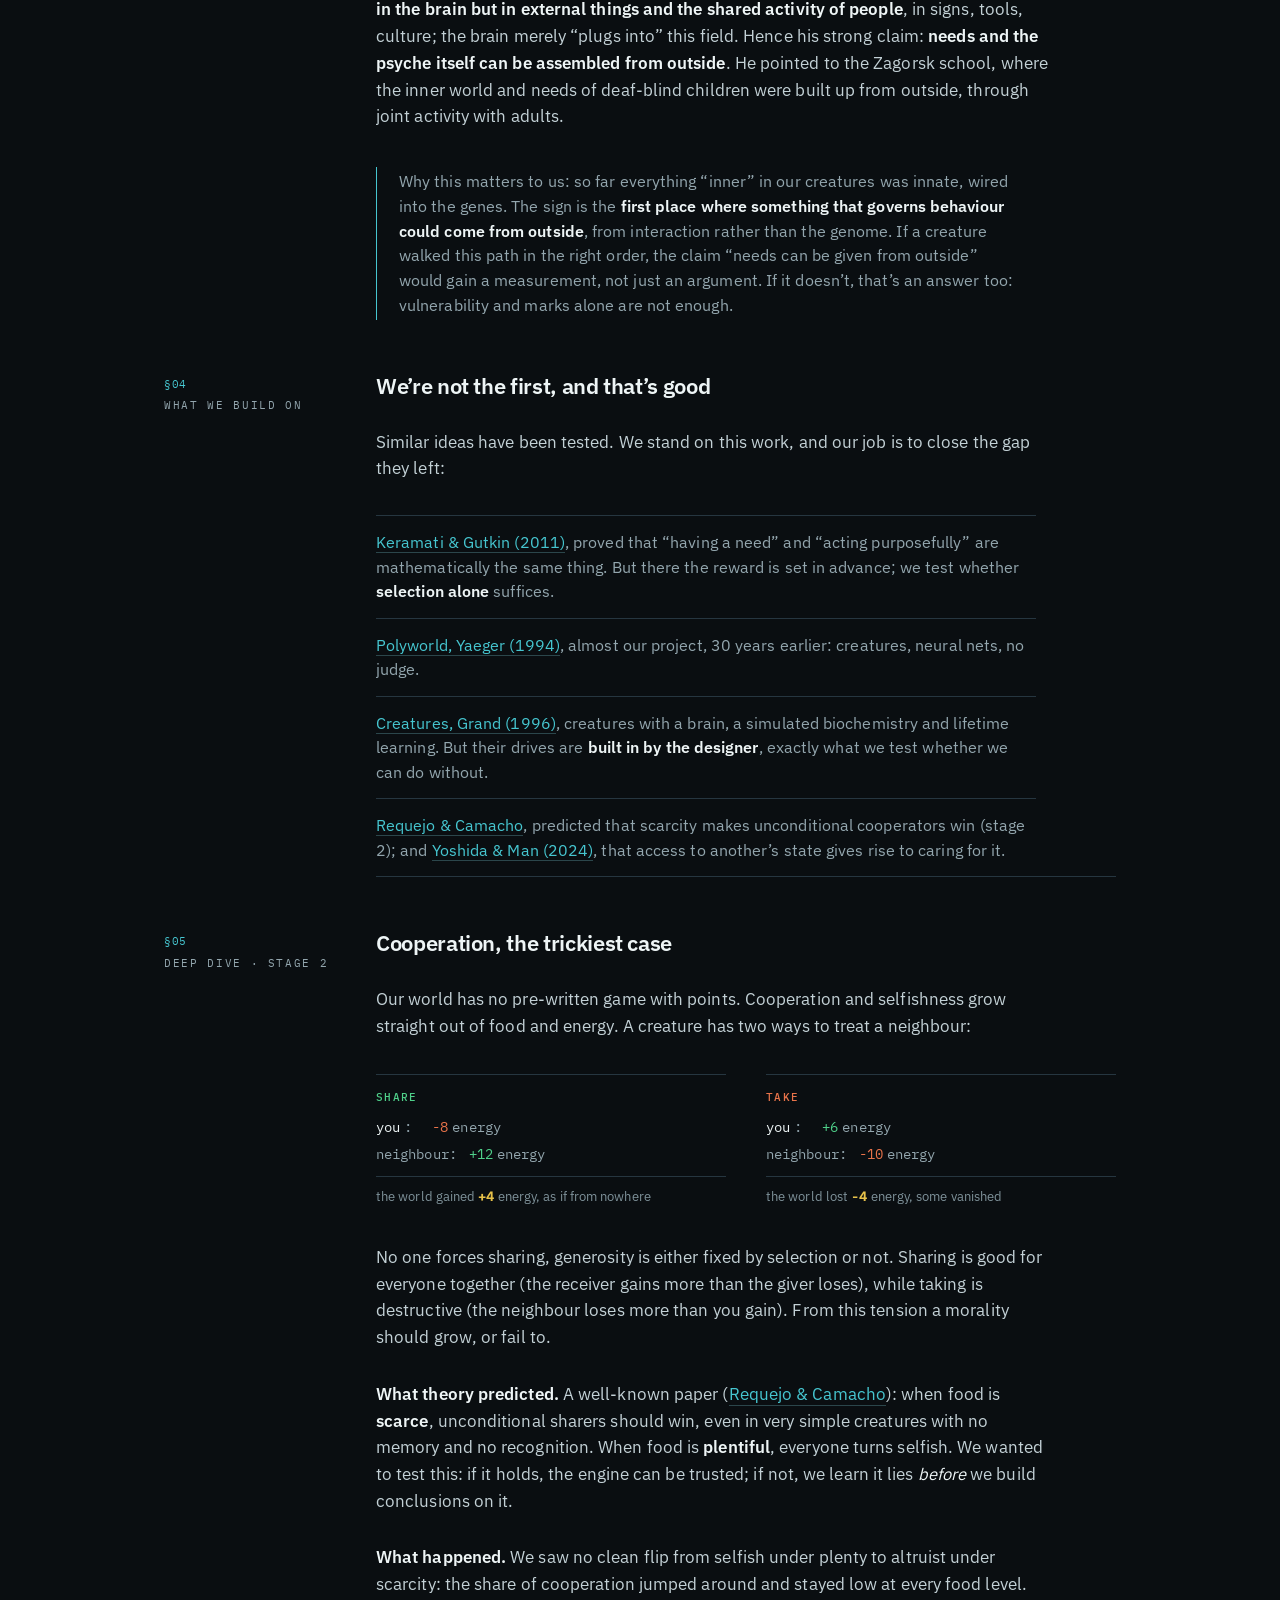
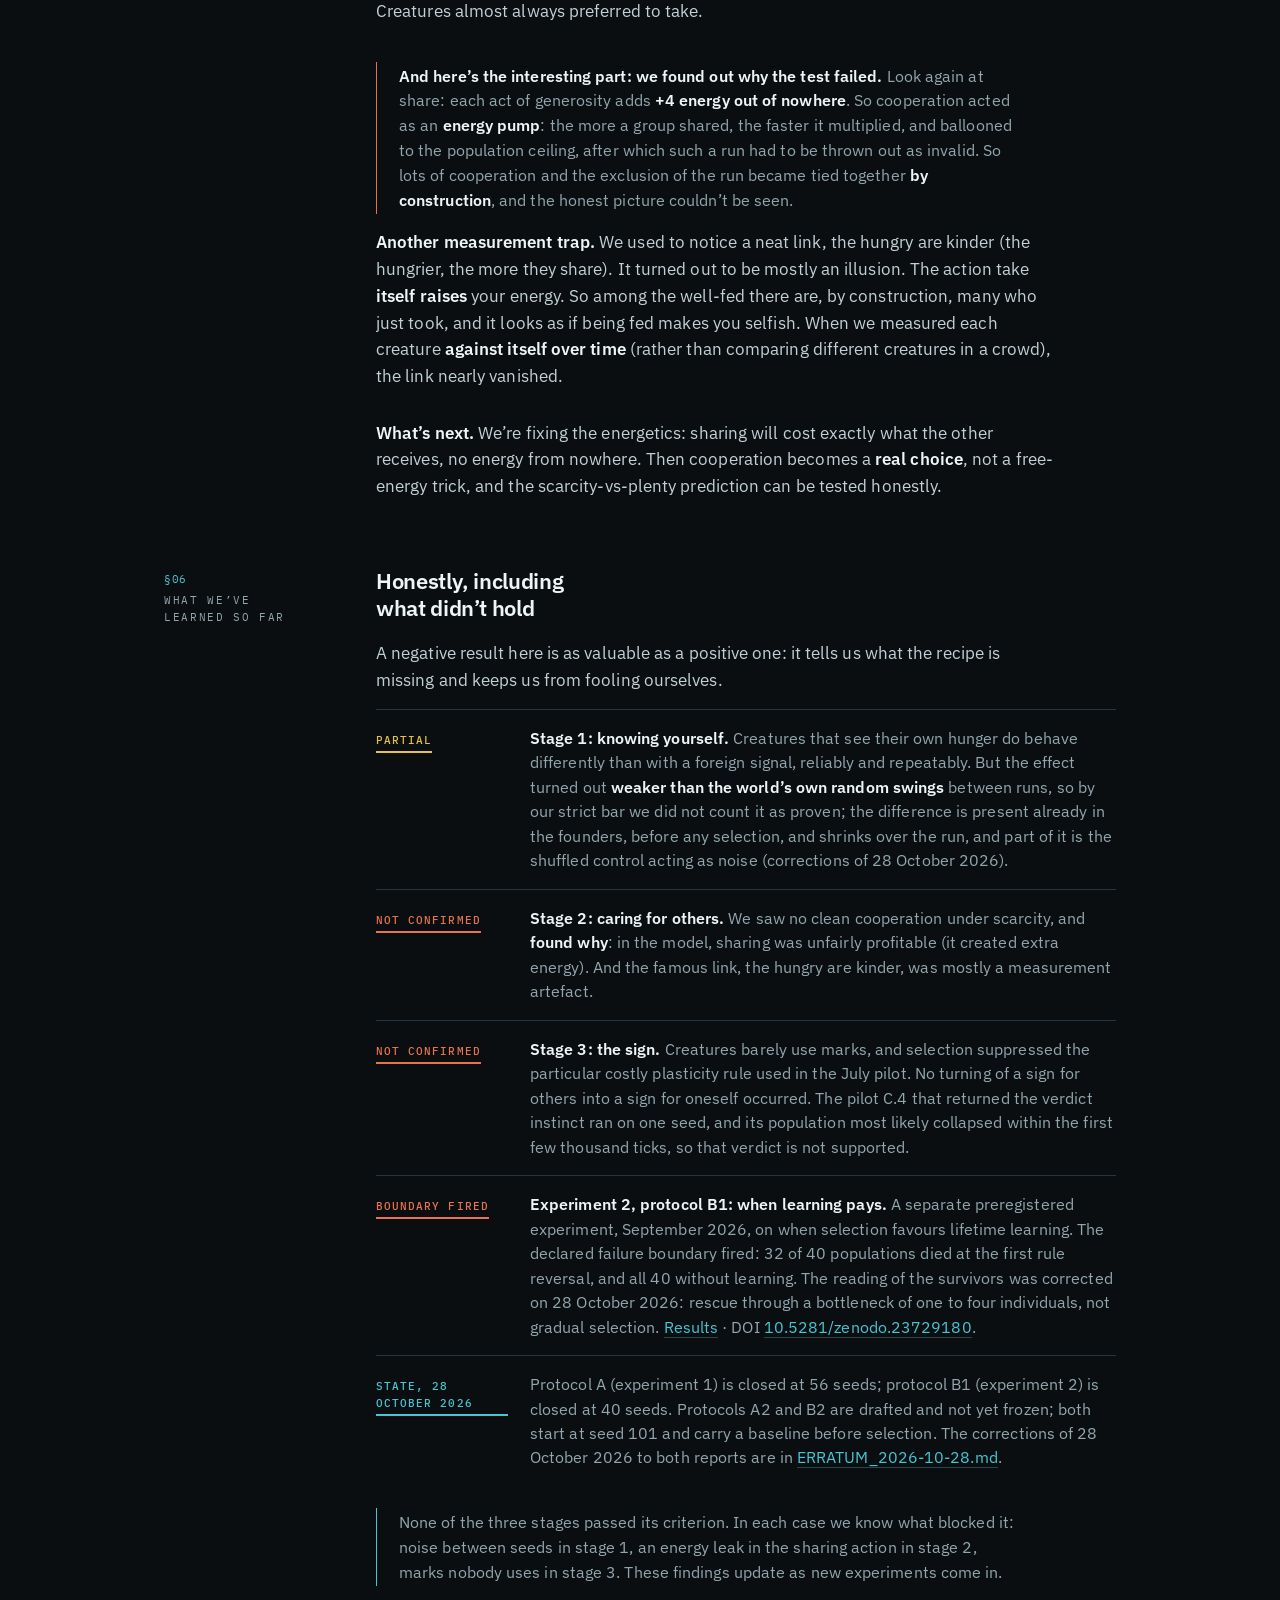
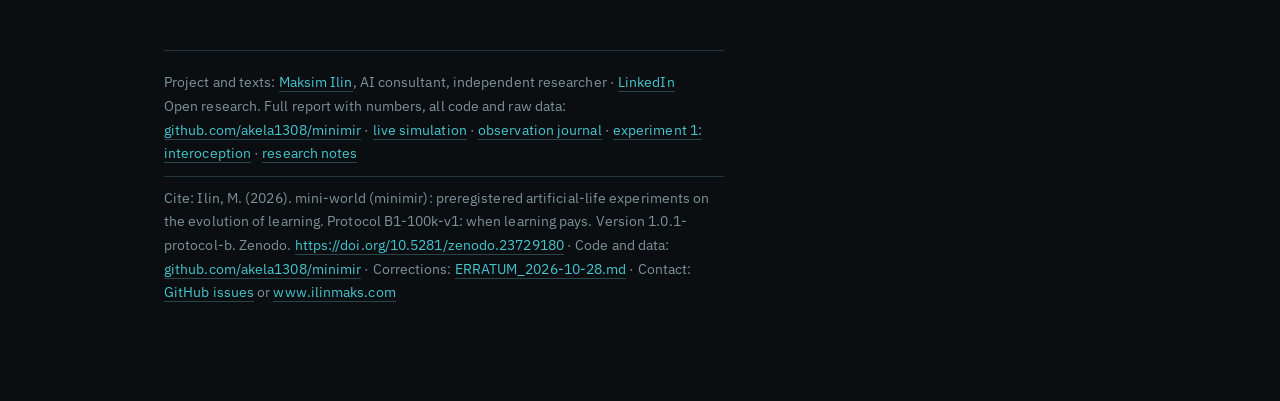
<file: docs/about.html>
<!doctype html>
<html lang="en">
<head>
<meta charset="utf-8">
<meta name="viewport" content="width=device-width, initial-scale=1">
<title>mini·world, about the project</title>
<meta name="description" content="A tiny world of evolving creatures with no reward and no judge. We measure whether behaviour that looks like a need can emerge from selection alone, interoception, cooperation, and Vygotsky's sign. Open research: code, data, report.">
<meta name="keywords" content="artificial life, ALife, evolutionary simulation, agent-based model, emergence of needs, interoception, cooperation, altruism, Vygotsky, Ilyenkov, internalization, sign, neural network agents, open research, live simulation, in-browser, мини-мир, искусственная жизнь">
<meta name="author" content="Maksim Ilin">
<meta name="robots" content="index, follow, max-image-preview:large, max-snippet:-1">
<link rel="canonical" href="https://minimir.ilinmaks.com/about.html">
<link rel="icon" type="image/svg+xml" href="favicon.svg">
<meta property="og:type" content="website">
<meta property="og:site_name" content="mini-world">
<meta property="og:title" content="mini·world, about the project">
<meta property="og:description" content="A tiny world of evolving creatures with no reward and no judge. We measure whether behaviour that looks like a need can emerge from selection alone, interoception, cooperation, and Vygotsky's sign. Open research: code, data, report.">
<meta property="og:url" content="https://minimir.ilinmaks.com/about.html">
<meta property="og:image" content="https://minimir.ilinmaks.com/og.png">
<meta property="og:image:width" content="1200">
<meta property="og:image:height" content="630">
<meta name="twitter:card" content="summary_large_image">
<meta name="twitter:title" content="mini·world, about the project">
<meta name="twitter:description" content="A tiny world of evolving creatures with no reward and no judge. We measure whether behaviour that looks like a need can emerge from selection alone, interoception, cooperation, and Vygotsky's sign. Open research: code, data, report.">
<meta name="twitter:image" content="https://minimir.ilinmaks.com/og.png">
<script type="application/ld+json">{"@context":"https://schema.org","@graph":[{"@type":"WebSite","@id":"https://minimir.ilinmaks.com/#website","name":"mini-world","alternateName":"мини-мир","url":"https://minimir.ilinmaks.com/","description":"A tiny world of evolving creatures with no reward and no judge. We measure whether behaviour that looks like a need can emerge from selection alone, interoception, cooperation, and Vygotsky's sign. Open research: code, data, report.","inLanguage":["en","ru","de","es","zh"],"keywords":"artificial life, ALife, evolutionary simulation, agent-based model, emergence of needs, interoception, cooperation, altruism, Vygotsky, Ilyenkov, internalization, sign, neural network agents, open research, live simulation, in-browser, мини-мир, искусственная жизнь","sameAs":["https://github.com/akela1308/minimir"],"author":{"@id":"https://minimir.ilinmaks.com/#author"}},{"@type":"Person","@id":"https://minimir.ilinmaks.com/#author","name":"Maksim Ilin","alternateName":"Максим Ильин","jobTitle":"AI consultant, independent researcher","url":"https://www.ilinmaks.com/","sameAs":["https://www.ilinmaks.com/","https://www.linkedin.com/in/ilinmaks/"]},{"@type":"SoftwareSourceCode","name":"mini-world","codeRepository":"https://github.com/akela1308/minimir","programmingLanguage":["Python","JavaScript"],"about":"Artificial-life engine testing whether need-like behaviour emerges from selection alone, with no fitness function.","url":"https://minimir.ilinmaks.com/"}]}</script>
<link rel="preload" href="fonts/ibm-plex-sans-latin-400-normal.woff2" as="font" type="font/woff2" crossorigin>
<link rel="stylesheet" href="site.css">
</head>
<body>
<canvas id="amb"></canvas>
<div class="langbar" role="group" aria-label="language"><a class="brand" href="index.html">mini<span class="dot">·</span>world</a><div class="langs"><button data-set="en">EN</button><button data-set="ru">RU</button><button data-set="de">DE</button><button data-set="es">ES</button><button data-set="zh">中文</button></div></div>
<div class="wrap">
<div class="langblock" data-lang="en" lang="en">
  <h1>mini<span class="dot">·</span>world</h1>
  <div class="eyebrow">artificial life · open research</div>
  <p class="lede"><b>A tiny digital world where simple creatures live: they look for food, spend energy, reproduce, and die for good.</b> We watch whether behaviour that looks like <i>wanting</i> appears on its own, without us building the wanting in beforehand.</p>
  <div class="cta">
    <a class="btn" href="index.html" target="_blank" rel="noopener">▶ watch the live simulation</a>
    <a class="btn ghost" href="https://github.com/akela1308/minimir" target="_blank" rel="noopener">code · data · report</a>
  </div>

  <section><h2>what it is</h2><h3>Evolution with no judge</h3><p>We built a little world and filled it with creatures. Each is run by a tiny nervous system passed to its offspring with small changes, like genes. Creatures search for food, spend energy to move, reproduce once they have enough, and <b>die for good</b> when their energy runs out. <b>There is no judge and no score</b>, we never say what is good. Those who cope better survive and reproduce, and the world tunes the creatures for survival, generation by generation.</p></section>

  <section><h2>the core question</h2><h3>Is vulnerability alone enough for “I want”?</h3><p>A creature can die and senses its own state, hunger. Is that alone enough for behaviour that looks like a <b>desire</b> (“I want to eat”, “I’ll play it safe”) to arise, without us writing in a reward for the right moves? This is an old question about where needs come from. We try to answer it by <b>measurement, not argument</b>, split into three stages.</p>
    <div class="stages">
      <div class="card s1"><div class="n">stage 1</div><h4>Knowing yourself</h4><p>Does a creature behave differently when it sees its own hunger than when it’s fed a look-alike but foreign signal?</p></div>
      <div class="card s2"><div class="n">stage 2</div><h4>Caring for others</h4><p>Does cooperation, sharing food, appear exactly when food grows scarce?</p></div>
      <div class="card s3"><div class="n">stage 3</div><h4>The sign</h4><p>Can a mark a creature leaves <i>for others</i> become, over time, a tool <i>for itself</i>?</p></div>
    </div></section>

  <section><h2>where the idea grows from</h2><h3>Vygotsky and Ilyenkov</h3>
    <p>Stage 3 is a direct test of the psychologist <a href="https://en.wikipedia.org/wiki/Lev_Vygotsky" target="_blank" rel="noopener">Lev Vygotsky</a>: <b>every ability appears twice, first between people, then within the person</b>. First a word or sign is a way to address someone else (“look over there”), and only later does the person apply the same sign to themselves and reshape their own thinking. His example: a knot tied in a handkerchief “so as not to forget”, an external cue you left for yourself. Our question is exactly that: <b>will a mark switch its addressee from “another” to “oneself” within a single creature’s life?</b></p><p>The philosopher <a href="https://en.wikipedia.org/wiki/Evald_Ilyenkov" target="_blank" rel="noopener">Evald Ilyenkov</a> took this to its limit: <b>meanings and the “ideal” live not in the brain but in external things and the shared activity of people</b>, in signs, tools, culture; the brain merely “plugs into” this field. Hence his strong claim: <b>needs and the psyche itself can be assembled from outside</b>. He pointed to the Zagorsk school, where the inner world and needs of deaf-blind children were built up from outside, through joint activity with adults.</p>
    <div class="callout">Why this matters to us: so far everything “inner” in our creatures was innate, wired into the genes. The sign is the <b>first place where something that governs behaviour could come from outside</b>, from interaction rather than the genome. If a creature walked this path in the right order, the claim “needs can be given from outside” would gain a measurement, not just an argument. If it doesn’t, that’s an answer too: vulnerability and marks alone are not enough.</div></section>

  <section><h2>what we build on</h2><h3>We’re not the first, and that’s good</h3><p>Similar ideas have been tested. We stand on this work, and our job is to close the gap they left:</p>
    <ul class="refs"><li><a href="https://arxiv.org/pdf/2401.08999" target="_blank" rel="noopener">Keramati & Gutkin (2011)</a>, proved that “having a need” and “acting purposefully” are mathematically the same thing. But there the reward is set in advance; we test whether <b>selection alone</b> suffices.</li><li><a href="https://shinyverse.org/larryy/Polyworld.html" target="_blank" rel="noopener">Polyworld, Yaeger (1994)</a>, almost our project, 30 years earlier: creatures, neural nets, no judge.</li><li><a href="https://en.wikipedia.org/wiki/Creatures_(video_game_series)" target="_blank" rel="noopener">Creatures, Grand (1996)</a>, creatures with a brain, a simulated biochemistry and lifetime learning. But their drives are <b>built in by the designer</b>, exactly what we test whether we can do without.</li><li><a href="https://arxiv.org/pdf/1312.3450" target="_blank" rel="noopener">Requejo & Camacho</a>, predicted that scarcity makes unconditional cooperators win (stage 2); and <a href="https://arxiv.org/abs/2412.12103" target="_blank" rel="noopener">Yoshida & Man (2024)</a>, that access to another’s state gives rise to caring for it.</li></ul></section>

  <section><h2>deep dive · stage 2</h2><h3>Cooperation, the trickiest case</h3><p>Our world has no pre-written game with points. Cooperation and selfishness grow straight out of food and energy. A creature has two ways to treat a neighbour:</p>
    <div class="flow">
      <div class="fcard give"><div class="ft">share</div>
        <div class="line"><span class="you">you</span>: <span class="neg">-8</span> energy</div>
        <div class="line">neighbour: <span class="pos">+12</span> energy</div>
        <div class="net">the world gained <b>+4</b> energy, as if from nowhere</div></div>
      <div class="fcard take"><div class="ft">take</div>
        <div class="line"><span class="you">you</span>: <span class="pos">+6</span> energy</div>
        <div class="line">neighbour: <span class="neg">-10</span> energy</div>
        <div class="net">the world lost <b>-4</b> energy, some vanished</div></div>
    </div>
    <p>No one forces sharing, generosity is either fixed by selection or not. Sharing is good for everyone together (the receiver gains more than the giver loses), while taking is destructive (the neighbour loses more than you gain). From this tension a morality should grow, or fail to.</p><p><b>What theory predicted.</b> A well-known paper (<a href="https://arxiv.org/pdf/1312.3450" target="_blank" rel="noopener">Requejo & Camacho</a>): when food is <b>scarce</b>, unconditional sharers should win, even in very simple creatures with no memory and no recognition. When food is <b>plentiful</b>, everyone turns selfish. We wanted to test this: if it holds, the engine can be trusted; if not, we learn it lies <i>before</i> we build conclusions on it.</p><p><b>What happened.</b> We saw no clean flip from selfish under plenty to altruist under scarcity: the share of cooperation jumped around and stayed low at every food level. Creatures almost always preferred to take.</p>
    <div class="callout warn"><b>And here’s the interesting part: we found out why the test failed.</b> Look again at share: each act of generosity adds <b>+4 energy out of nowhere</b>. So cooperation acted as an <b>energy pump</b>: the more a group shared, the faster it multiplied, and ballooned to the population ceiling, after which such a run had to be thrown out as invalid. So lots of cooperation and the exclusion of the run became tied together <b>by construction</b>, and the honest picture couldn’t be seen.</div>
    <p><b>Another measurement trap.</b> We used to notice a neat link, the hungry are kinder (the hungrier, the more they share). It turned out to be mostly an illusion. The action take <b>itself raises</b> your energy. So among the well-fed there are, by construction, many who just took, and it looks as if being fed makes you selfish. When we measured each creature <b>against itself over time</b> (rather than comparing different creatures in a crowd), the link nearly vanished.</p><p><b>What’s next.</b> We’re fixing the energetics: sharing will cost exactly what the other receives, no energy from nowhere. Then cooperation becomes a <b>real choice</b>, not a free-energy trick, and the scarcity-vs-plenty prediction can be tested honestly.</p></section>

  <section><h2>what we’ve learned so far</h2><h3>Honestly, including what didn’t hold</h3><p>A negative result here is as valuable as a positive one: it tells us what the recipe is missing and keeps us from fooling ourselves.</p>
    <div class="find"><span class="tag part">partial</span><div><span class='h'>Stage 1: knowing yourself.</span> Creatures that see their own hunger do behave differently than with a foreign signal, reliably and repeatably. But the effect turned out <b>weaker than the world’s own random swings</b> between runs, so by our strict bar we did not count it as proven; the difference is present already in the founders, before any selection, and shrinks over the run, and part of it is the shuffled control acting as noise (corrections of 28 October 2026).</div></div>
    <div class="find"><span class="tag no">not confirmed</span><div><span class='h'>Stage 2: caring for others.</span> We saw no clean cooperation under scarcity, and <b>found why</b>: in the model, sharing was unfairly profitable (it created extra energy). And the famous link, the hungry are kinder, was mostly a measurement artefact.</div></div>
    <div class="find"><span class="tag no">not confirmed</span><div><span class='h'>Stage 3: the sign.</span> Creatures barely use marks, and selection suppressed the particular costly plasticity rule used in the July pilot. No turning of a sign for others into a sign for oneself occurred. The pilot C.4 that returned the verdict instinct ran on one seed, and its population most likely collapsed within the first few thousand ticks, so that verdict is not supported.</div></div>
    <div class="find"><span class="tag no">boundary fired</span><div><span class='h'>Experiment 2, protocol B1: when learning pays.</span> A separate preregistered experiment, September 2026, on when selection favours lifetime learning. The declared failure boundary fired: 32 of 40 populations died at the first rule reversal, and all 40 without learning. The reading of the survivors was corrected on 28 October 2026: rescue through a bottleneck of one to four individuals, not gradual selection. <a href="results-b.html">Results</a> · DOI <a href="https://doi.org/10.5281/zenodo.23729180" target="_blank" rel="noopener">10.5281/zenodo.23729180</a>.</div></div>
    <div class="find"><span class="tag now">state, 28 October 2026</span><div>Protocol A (experiment 1) is closed at 56 seeds; protocol B1 (experiment 2) is closed at 40 seeds. Protocols A2 and B2 are drafted and not yet frozen; both start at seed 101 and carry a baseline before selection. The corrections of 28 October 2026 to both reports are in <a href="https://github.com/akela1308/minimir/blob/main/ERRATUM_2026-10-28.md" target="_blank" rel="noopener">ERRATUM_2026-10-28.md</a>.</div></div>
    <div class="callout">None of the three stages passed its criterion. In each case we know what blocked it: noise between seeds in stage 1, an energy leak in the sharing action in stage 2, marks nobody uses in stage 3. These findings update as new experiments come in.</div></section>

  <footer>Project and texts: <a href="https://www.ilinmaks.com/" target="_blank" rel="noopener">Maksim Ilin</a>, AI consultant, independent researcher · <a href="https://www.linkedin.com/in/ilinmaks/" target="_blank" rel="noopener">LinkedIn</a><br>Open research. Full report with numbers, all code and raw data: <a href="https://github.com/akela1308/minimir" target="_blank" rel="noopener">github.com/akela1308/minimir</a> · <a href="index.html" target="_blank" rel="noopener">live simulation</a> · <a href="journal.html" target="_blank" rel="noopener">observation journal</a> · <a href="interoception.html" target="_blank" rel="noopener">experiment 1: interoception</a> · <a href="notes.html">research notes</a><span class="cite">Cite: Ilin, M. (2026). mini-world (minimir): preregistered artificial-life experiments on the evolution of learning. Protocol B1-100k-v1: when learning pays. Version 1.0.1-protocol-b. Zenodo. <a href="https://doi.org/10.5281/zenodo.23729180" target="_blank" rel="noopener">https://doi.org/10.5281/zenodo.23729180</a> · Code and data: <a href="https://github.com/akela1308/minimir" target="_blank" rel="noopener">github.com/akela1308/minimir</a> · Corrections: <a href="https://github.com/akela1308/minimir/blob/main/ERRATUM_2026-10-28.md" target="_blank" rel="noopener">ERRATUM_2026-10-28.md</a> · Contact: <a href="https://github.com/akela1308/minimir/issues" target="_blank" rel="noopener">GitHub issues</a> or <a href="https://www.ilinmaks.com/" target="_blank" rel="noopener">www.ilinmaks.com</a></span></footer>
</div>
<div class="langblock" data-lang="ru" lang="ru">
  <h1>мини<span class="dot">·</span>мир</h1>
  <div class="eyebrow">искусственная жизнь · открытое исследование</div>
  <p class="lede"><b>Крошечный цифровой мир, где живут простые существа: они ищут еду, тратят силы, размножаются и умирают насовсем.</b> Мы смотрим, появится ли у них само собой поведение, похожее на <i>желание</i>, без того, чтобы мы это желание заранее в них заложили.</p>
  <div class="cta">
    <a class="btn" href="index.html" target="_blank" rel="noopener">▶ смотреть живую симуляцию</a>
    <a class="btn ghost" href="https://github.com/akela1308/minimir" target="_blank" rel="noopener">код · данные · отчёт</a>
  </div>

  <section><h2>что это</h2><h3>Эволюция без судьи</h3><p>Мы построили маленький мир и населили его существами. Каждым управляет крошечная «нервная система», которая передаётся потомкам с небольшими изменениями, как гены. Существа ищут еду, тратят силы на движение, размножаются, когда накопят достаточно, и <b>умирают насовсем</b>, если силы кончились. <b>Никакого судьи и никаких оценок нет</b>, мы не говорим, что «хорошо». Выживают и оставляют потомство те, кто лучше справляется, и мир, поколение за поколением, «настраивает» существ под выживание.</p></section>

  <section><h2>главный вопрос</h2><h3>Достаточно ли одной уязвимости, чтобы появилось «хочу»?</h3><p>Существо может умереть и «чувствует» своё состояние, голод. Хватит ли только этого, чтобы у него само собой возникло поведение, похожее на <b>желание</b> («хочу есть», «поберегусь»), без того, чтобы мы вписали в него награду за правильные поступки? Это старый вопрос о том, откуда берутся потребности. Мы пробуем ответить на него <b>измерением, а не рассуждением</b>, и разбили его на три ступени.</p>
    <div class="stages">
      <div class="card s1"><div class="n">ступень 1</div><h4>Знание о себе</h4><p>Ведёт ли себя существо иначе, когда «видит» свой голод, чем когда ему подсунули такой же по виду, но чужой сигнал?</p></div>
      <div class="card s2"><div class="n">ступень 2</div><h4>Забота о других</h4><p>Появляется ли сотрудничество, делиться едой, именно тогда, когда еды становится мало?</p></div>
      <div class="card s3"><div class="n">ступень 3</div><h4>Знак</h4><p>Может ли метка, которую существо оставляет <i>для других</i>, со временем стать инструментом <i>для себя самого</i>?</p></div>
    </div></section>

  <section><h2>откуда растёт идея</h2><h3>Выготский и Ильенков</h3>
    <p>Ступень 3 это прямая проверка мысли психолога <a href="https://ru.wikipedia.org/wiki/Выготский,_Лев_Семёнович" target="_blank" rel="noopener">Льва Выготского</a>: <b>всякая способность появляется дважды, сначала между людьми, потом внутри человека</b>. Сначала слово или знак это способ обратиться к другому («посмотри туда»), и лишь позже тот же знак человек применяет к себе и так перестраивает собственное мышление. Его пример, узелок на платке «чтобы не забыть»: внешняя подсказка, которую сам себе оставил. Наш вопрос ровно такой: <b>сменит ли метка адресата с «другого» на «себя» в течение жизни одного существа?</b></p><p>Философ <a href="https://ru.wikipedia.org/wiki/Ильенков,_Эвальд_Васильевич" target="_blank" rel="noopener">Эвальд Ильенков</a> довёл эту мысль до предела: <b>смыслы и «идеальное» живут не в мозге, а во внешних вещах и совместных делах людей</b>, в знаках, орудиях, культуре; а мозг лишь «подключается» к этому полю. Отсюда его сильное утверждение: <b>потребности и саму психику можно собрать извне</b>. Он ссылался на Загорский интернат, где у слепоглухих детей внутренний мир и потребности выстраивали снаружи, через совместную деятельность со взрослыми.</p>
    <div class="callout">Почему это важно для нас: до сих пор всё «внутреннее» у наших существ было врождённым, зашитым в гены. Знак, <b>первое место, где нечто, управляющее поведением, могло бы прийти извне</b>, из взаимодействия, а не из генома. Пройди существо этот путь в нужном порядке, у идеи «потребность можно дать извне» появилось бы не рассуждение, а измерение. Не проходит это тоже ответ: значит, одной уязвимости и меток мало.</div></section>

  <section><h2>на что мы опираемся</h2><h3>Мы не первые, и это хорошо</h3><p>Похожие идеи уже проверяли. Мы стоим на этих работах, а наша задача: закрыть щель, которую они оставили:</p>
    <ul class="refs"><li><a href="https://arxiv.org/pdf/2401.08999" target="_blank" rel="noopener">Керамати и Гуткин (2011)</a>, доказали, что «иметь потребность» и «вести себя целенаправленно», математически одно и то же. Но у них награда задана заранее; мы проверяем, хватит ли <b>одного отбора</b>.</li><li><a href="https://shinyverse.org/larryy/Polyworld.html" target="_blank" rel="noopener">Polyworld, Йегер (1994)</a>, почти наш проект, но на 30 лет раньше: существа, нейросети и никакого судьи.</li><li><a href="https://en.wikipedia.org/wiki/Creatures_(video_game_series)" target="_blank" rel="noopener">Creatures, Гранд (1996)</a>, существа с мозгом, симулированной биохимией и обучением при жизни. Но их драйвы <b>заданы конструктором</b>, ровно то, без чего мы проверяем, можно ли обойтись.</li><li><a href="https://arxiv.org/pdf/1312.3450" target="_blank" rel="noopener">Рекехо и Камачо</a>, предсказали, что при нехватке еды побеждают безусловные кооператоры (ступень 2); а <a href="https://arxiv.org/abs/2412.12103" target="_blank" rel="noopener">Йошида и Ман (2024)</a>, что доступ к состоянию другого рождает заботу о нём.</li></ul></section>

  <section><h2>разбор · ступень 2</h2><h3>Про кооперацию, самый хитрый случай</h3><p>В нашем мире нет заранее прописанной «игры с очками». Сотрудничество и эгоизм вырастают прямо из еды и сил. У существа есть два способа обойтись с соседом:</p>
    <div class="flow">
      <div class="fcard give"><div class="ft">поделиться</div>
        <div class="line"><span class="you">ты</span>: <span class="neg">-8</span> сил</div>
        <div class="line">сосед: <span class="pos">+12</span> сил</div>
        <div class="net">в мире стало <b>+4</b> силы, будто из ниоткуда</div></div>
      <div class="fcard take"><div class="ft">отнять</div>
        <div class="line"><span class="you">ты</span>: <span class="pos">+6</span> сил</div>
        <div class="line">сосед: <span class="neg">-10</span> сил</div>
        <div class="net">в мире стало <b>-4</b> силы, часть исчезла</div></div>
    </div>
    <p>Никто не заставляет делиться, щедрость либо закрепляется отбором, либо нет. Отдать выгодно всем вместе (получатель приобретает больше, чем теряет отдающий), а отнять разрушительно. Из этого противоречия и должна вырасти «мораль», или не вырасти.</p><p><b>Что предсказывала теория.</b> Известная работа (<a href="https://arxiv.org/pdf/1312.3450" target="_blank" rel="noopener">Рекехо и Камачо</a>): когда еды <b>мало</b>, должны побеждать те, кто безусловно делится, даже у совсем простых существ без памяти и без узнавания. Когда еды <b>в избытке</b>, все становятся эгоистами. Сбудется: движку можно доверять; нет: узнаем, что он «врёт», <i>раньше</i>, чем построим на нём выводы.</p><p><b>Что вышло.</b> Чёткого перелома «эгоисты при изобилии → альтруисты при нехватке» мы не увидели: доля сотрудничества скакала беспорядочно и была низкой при любом количестве еды. Существа почти всегда предпочитали отнимать.</p>
    <div class="callout warn"><b>И вот тут самое интересное: мы поняли, почему тест не сработал.</b> Посмотри ещё раз на «поделиться»: на каждый акт щедрости в мире появляется <b>+4 силы из ниоткуда</b>. Сотрудничество работало как <b>насос энергии</b>: чем больше группа делилась, тем быстрее размножалась, и разрасталась до потолка численности, после чего такой прогон приходилось выбрасывать как негодный. «Много кооперации» и «прогон вылетел» связаны <b>по построению</b>, честной картины было не увидеть.</div>
    <p><b>Ещё одна ловушка измерения.</b> Раньше мы замечали красивую связь: «голодные добрее». Оказалось, обман. Ведь «отнять» <b>само поднимает</b> твою энергию, и среди «сытых» по построению много тех, кто только что отнял. Когда мы стали мерить каждое существо <b>само против себя во времени</b>, связь почти исчезла.</p><p><b>Что дальше.</b> Чиним «энергетику»: отдать будет стоить ровно столько, сколько получает другой, никакой энергии из ниоткуда. Тогда сотрудничество станет <b>настоящим выбором</b>, и предсказание про изобилие и нехватку можно проверить честно.</p></section>

  <section><h2>что мы уже узнали</h2><h3>Честно, в том числе о том, что не подтвердилось</h3><p>Отрицательный результат здесь такой же ценный, как положительный: он говорит, чего в рецепте не хватает, и не даёт обмануть себя.</p>
    <div class="find"><span class="tag part">частично</span><div><span class='h'>Ступень 1: знание о себе.</span> Существа, видящие свой голод, и правда ведут себя иначе, чем с чужим сигналом, устойчиво. Но эффект оказался <b>слабее случайных колебаний</b> самого мира между запусками, поэтому по строгому порогу мы не засчитали его как доказанный; разница есть уже у основателей, до всякого отбора, и по ходу прогона убывает, а часть её это шум, который вносит контроль shuffled (поправки от 28 октября 2026).</div></div>
    <div class="find"><span class="tag no">не подтвердилось</span><div><span class='h'>Ступень 2: забота о других.</span> Сотрудничества при нехватке чисто не увидели, и <b>нашли, почему</b>: делиться было нечестно выгодно (это создавало энергию). А связь «голодные добрее» оказалась в основном обманом измерения.</div></div>
    <div class="find"><span class="tag no">не подтвердилось</span><div><span class='h'>Ступень 3: знак.</span> Существа почти не пользуются метками, а отбор подавил то конкретное дорогое правило пластичности, что стояло в июльском пилоте. Превращения знака для других в знак для себя не произошло. Пилот C.4, давший вердикт «инстинкт», шёл на одном семени, и его популяция, по косвенным признакам, вымерла в первые тысячи тиков, так что этот вывод не поддержан.</div></div>
    <div class="find"><span class="tag no">граница сработала</span><div><span class='h'>Эксперимент 2, протокол B1: когда выгодно учиться.</span> Отдельный предрегистрированный эксперимент, сентябрь 2026, о том, когда отбор поддерживает прижизненное обучение. Объявленная граница провала сработала: 32 популяции из 40 погибли на первой смене правила, без обучения погибли все 40. Чтение выживших исправлено 28 октября 2026: спасение через горлышко из одной-четырёх особей, а не постепенный отбор. <a href="results-b.html">Результаты</a> · DOI <a href="https://doi.org/10.5281/zenodo.23729180" target="_blank" rel="noopener">10.5281/zenodo.23729180</a>.</div></div>
    <div class="find"><span class="tag now">состояние на 28 октября 2026</span><div>Протокол A (эксперимент 1) закрыт на 56 семенах; протокол B1 (эксперимент 2) закрыт на 40 семенах. Протоколы A2 и B2 написаны начерно и не заморожены; оба начинаются с семени 101 и имеют точку отсчёта до отбора. Поправки от 28 октября 2026 к обоим отчётам: <a href="https://github.com/akela1308/minimir/blob/main/ERRATUM_2026-10-28.md" target="_blank" rel="noopener">ERRATUM_2026-10-28.md</a>.</div></div>
    <div class="callout">Ни одна из трёх ступеней не прошла свой критерий. В каждом случае известно, что помешало: шум между семенами в ступени 1, утечка энергии в действии «поделиться» в ступени 2, метки, которыми никто не пользуется, в ступени 3. Выводы обновляются по мере новых экспериментов.</div></section>

  <footer>Проект и тексты: <a href="https://www.ilinmaks.com/" target="_blank" rel="noopener">Максим Ильин</a>, AI-консультант, независимый исследователь · <a href="https://www.linkedin.com/in/ilinmaks/" target="_blank" rel="noopener">LinkedIn</a><br>Открытое исследование. Полный отчёт с числами, весь код и сырые данные: <a href="https://github.com/akela1308/minimir" target="_blank" rel="noopener">github.com/akela1308/minimir</a> · <a href="index.html" target="_blank" rel="noopener">живая симуляция</a> · <a href="journal.html" target="_blank" rel="noopener">журнал наблюдений</a> · <a href="interoception.html" target="_blank" rel="noopener">эксперимент 1: интероцепция</a> · <a href="notes.html">рабочие заметки</a><span class="cite">Цитировать: Ilin, M. (2026). mini-world (minimir): preregistered artificial-life experiments on the evolution of learning. Protocol B1-100k-v1: when learning pays. Version 1.0.1-protocol-b. Zenodo. <a href="https://doi.org/10.5281/zenodo.23729180" target="_blank" rel="noopener">https://doi.org/10.5281/zenodo.23729180</a> · Код и данные: <a href="https://github.com/akela1308/minimir" target="_blank" rel="noopener">github.com/akela1308/minimir</a> · Поправки: <a href="https://github.com/akela1308/minimir/blob/main/ERRATUM_2026-10-28.md" target="_blank" rel="noopener">ERRATUM_2026-10-28.md</a> · Связь: <a href="https://github.com/akela1308/minimir/issues" target="_blank" rel="noopener">GitHub issues</a> или <a href="https://www.ilinmaks.com/" target="_blank" rel="noopener">www.ilinmaks.com</a></span></footer>
</div>
<div class="langblock" data-lang="de" lang="de">
  <h1>mini<span class="dot">·</span>welt</h1>
  <div class="eyebrow">künstliches leben · offene forschung</div>
  <p class="lede"><b>Eine winzige digitale Welt, in der einfache Wesen leben: Sie suchen Futter, verbrauchen Kraft, pflanzen sich fort und sterben endgültig.</b> Wir beobachten, ob von selbst ein Verhalten entsteht, das wie ein <i>Wollen</i> aussieht, ohne dass wir dieses Wollen vorher einbauen.</p>
  <div class="cta">
    <a class="btn" href="index.html" target="_blank" rel="noopener">▶ live-simulation ansehen</a>
    <a class="btn ghost" href="https://github.com/akela1308/minimir" target="_blank" rel="noopener">code · daten · bericht</a>
  </div>

  <section><h2>was es ist</h2><h3>Evolution ohne Schiedsrichter</h3><p>Wir haben eine kleine Welt gebaut und mit Wesen bevölkert. Jedes wird von einem winzigen „Nervensystem“ gesteuert, das mit kleinen Änderungen an die Nachkommen weitergegeben wird, wie Gene. Die Wesen suchen Futter, verbrauchen Kraft beim Bewegen, pflanzen sich fort, sobald sie genug haben, und <b>sterben endgültig</b>, wenn die Kraft ausgeht. <b>Es gibt keinen Schiedsrichter und keine Punkte</b>, wir sagen nie, was „gut“ ist. Wer besser zurechtkommt, überlebt und pflanzt sich fort, und die Welt stimmt die Wesen Generation für Generation aufs Überleben ein.</p></section>

  <section><h2>die kernfrage</h2><h3>Reicht Verletzlichkeit allein für ein „Ich will“?</h3><p>Ein Wesen kann sterben und „spürt“ seinen Zustand, Hunger. Reicht das allein, damit von selbst ein Verhalten wie ein <b>Wunsch</b> entsteht („Ich will fressen“, „Ich gehe auf Nummer sicher“), ohne dass wir eine Belohnung für richtige Züge einschreiben? Das ist eine alte Frage danach, woher Bedürfnisse kommen. Wir versuchen sie <b>durch Messung, nicht durch Argumentation</b> zu beantworten, aufgeteilt in drei Stufen.</p>
    <div class="stages">
      <div class="card s1"><div class="n">stufe 1</div><h4>Sich selbst kennen</h4><p>Verhält sich ein Wesen anders, wenn es seinen eigenen Hunger „sieht“, als wenn man ihm ein gleich aussehendes, aber fremdes Signal vorsetzt?</p></div>
      <div class="card s2"><div class="n">stufe 2</div><h4>Fürsorge für andere</h4><p>Entsteht Kooperation, Futter teilen, gerade dann, wenn das Futter knapp wird?</p></div>
      <div class="card s3"><div class="n">stufe 3</div><h4>Das Zeichen</h4><p>Kann eine Markierung, die ein Wesen <i>für andere</i> hinterlässt, mit der Zeit zu einem Werkzeug <i>für sich selbst</i> werden?</p></div>
    </div></section>

  <section><h2>woraus die idee wächst</h2><h3>Wygotski und Iljenkow</h3>
    <p>Stufe 3 prüft direkt einen Gedanken des Psychologen <a href="https://de.wikipedia.org/wiki/Lew_Semjonowitsch_Wygotski" target="_blank" rel="noopener">Lew Wygotski</a>: <b>jede Fähigkeit erscheint zweimal, zuerst zwischen Menschen, dann im Inneren des Menschen</b>. Zuerst ist ein Wort oder Zeichen ein Weg, sich an einen anderen zu wenden („schau dorthin“), und erst später wendet der Mensch dasselbe Zeichen auf sich selbst an und formt so sein eigenes Denken um. Sein Beispiel: ein Knoten im Taschentuch „um nicht zu vergessen“, ein äußerer Hinweis, den man sich selbst hinterlässt. Genau das ist unsere Frage: <b>wechselt eine Markierung ihren Adressaten vom „anderen“ zum „selbst“ innerhalb eines einzigen Wesenslebens?</b></p><p>Der Philosoph <a href="https://de.wikipedia.org/wiki/Ewald_Iljenkow" target="_blank" rel="noopener">Ewald Iljenkow</a> trieb diesen Gedanken auf die Spitze: <b>Bedeutungen und das „Ideale“ leben nicht im Gehirn, sondern in äußeren Dingen und der gemeinsamen Tätigkeit der Menschen</b>, in Zeichen, Werkzeugen, Kultur; das Gehirn „klinkt sich“ nur in dieses Feld ein. Daher seine starke Behauptung: <b>Bedürfnisse und die Psyche selbst lassen sich von außen zusammensetzen</b>. Er verwies auf das Internat von Sagorsk, wo die Innenwelt und die Bedürfnisse taubblinder Kinder von außen aufgebaut wurden, durch gemeinsame Tätigkeit mit Erwachsenen.</p>
    <div class="callout">Warum uns das wichtig ist: Bisher war alles „Innere“ unserer Wesen angeboren, in die Gene geschrieben. Das Zeichen ist der <b>erste Ort, an dem etwas, das Verhalten steuert, von außen kommen könnte</b>, aus Interaktion statt aus dem Genom. Ginge ein Wesen diesen Weg in der richtigen Reihenfolge, bekäme die Behauptung „Bedürfnisse kann man von außen geben“ eine Messung statt nur ein Argument. Geschieht es nicht, auch das ist eine Antwort: Verletzlichkeit und Markierungen allein genügen nicht.</div></section>

  <section><h2>worauf wir aufbauen</h2><h3>Wir sind nicht die Ersten, und das ist gut</h3><p>Ähnliche Ideen wurden bereits geprüft. Wir bauen auf diesen Arbeiten auf, und unsere Aufgabe ist es, die Lücke zu schließen, die sie gelassen haben:</p>
    <ul class="refs"><li><a href="https://arxiv.org/pdf/2401.08999" target="_blank" rel="noopener">Keramati & Gutkin (2011)</a>, bewiesen, dass „ein Bedürfnis haben“ und „zielgerichtet handeln“ mathematisch dasselbe sind. Doch dort ist die Belohnung vorab gesetzt; wir prüfen, ob <b>Selektion allein</b> genügt.</li><li><a href="https://shinyverse.org/larryy/Polyworld.html" target="_blank" rel="noopener">Polyworld, Yaeger (1994)</a>, fast unser Projekt, 30 Jahre früher: Wesen, neuronale Netze, kein Schiedsrichter.</li><li><a href="https://en.wikipedia.org/wiki/Creatures_(video_game_series)" target="_blank" rel="noopener">Creatures, Grand (1996)</a>, Wesen mit Gehirn, simulierter Biochemie und lebenslangem Lernen. Doch ihre Triebe sind <b>vom Designer eingebaut</b>, genau das, wovon wir prüfen, ob es entbehrlich ist.</li><li><a href="https://arxiv.org/pdf/1312.3450" target="_blank" rel="noopener">Requejo & Camacho</a>, sagten voraus, dass Knappheit bedingungslose Kooperierende gewinnen lässt (Stufe 2); und <a href="https://arxiv.org/abs/2412.12103" target="_blank" rel="noopener">Yoshida & Man (2024)</a>, dass der Zugang zum Zustand eines anderen Fürsorge für ihn entstehen lässt.</li></ul></section>

  <section><h2>vertiefung · stufe 2</h2><h3>Kooperation, der kniffligste Fall</h3><p>Unsere Welt hat kein vorgeschriebenes „Spiel mit Punkten“. Kooperation und Egoismus wachsen direkt aus Futter und Kraft. Ein Wesen hat zwei Weisen, mit einem Nachbarn umzugehen:</p>
    <div class="flow">
      <div class="fcard give"><div class="ft">teilen</div>
        <div class="line"><span class="you">du</span>: <span class="neg">-8</span> Kraft</div>
        <div class="line">Nachbar: <span class="pos">+12</span> Kraft</div>
        <div class="net">in der Welt entstanden <b>+4</b> Kraft, wie aus dem Nichts</div></div>
      <div class="fcard take"><div class="ft">nehmen</div>
        <div class="line"><span class="you">du</span>: <span class="pos">+6</span> Kraft</div>
        <div class="line">Nachbar: <span class="neg">-10</span> Kraft</div>
        <div class="net">in der Welt verschwanden <b>-4</b> Kraft</div></div>
    </div>
    <p>Niemand zwingt zum Teilen, Großzügigkeit wird durch Selektion gefestigt oder nicht. Geben nützt allen zusammen (der Empfänger gewinnt mehr, als der Gebende verliert), Nehmen ist zerstörerisch. Aus diesem Widerspruch soll eine „Moral“ wachsen, oder nicht.</p><p><b>Was die Theorie vorhersagte.</b> Eine bekannte Arbeit (<a href="https://arxiv.org/pdf/1312.3450" target="_blank" rel="noopener">Requejo & Camacho</a>): bei <b>knappem</b> Futter sollten die bedingungslos Teilenden gewinnen, sogar bei ganz einfachen Wesen ohne Gedächtnis und ohne Erkennen. Bei <b>reichlich</b> Futter werden alle egoistisch. Trifft es zu, ist die Engine vertrauenswürdig; wenn nicht, erfahren wir <i>vorher</i>, dass sie „lügt“.</p><p><b>Was geschah.</b> Wir sahen kein sauberes Umschlagen von „egoistisch im Überfluss“ zu „altruistisch bei Knappheit“: der Kooperationsanteil sprang wild und blieb bei jedem Futterniveau niedrig. Die Wesen zogen fast immer das Nehmen vor.</p>
    <div class="callout warn"><b>Und hier das Interessante: Wir fanden heraus, warum der Test scheiterte.</b> Schau nochmal auf „teilen“: jede Großzügigkeit fügt <b>+4 Kraft aus dem Nichts</b> hinzu. Kooperation wirkte als <b>Energiepumpe</b>: je mehr eine Gruppe teilte, desto schneller vermehrte sie sich, und stieg bis zur Populationsobergrenze, worauf ein solcher Lauf als ungültig verworfen werden musste. „Viel Kooperation“ und „Lauf ausgeschlossen“ waren <b>konstruktionsbedingt</b> verkoppelt, das ehrliche Bild war nicht zu sehen.</div>
    <p><b>Noch eine Messfalle.</b> Früher bemerkten wir einen hübschen Zusammenhang: „die Hungrigen sind gütiger“. Es war meist eine Täuschung. Denn „nehmen“ <b>hebt selbst</b> deine Energie, und unter den „Satten“ sind konstruktionsbedingt viele, die gerade genommen haben. Als wir jedes Wesen <b>gegen sich selbst über die Zeit</b> maßen, verschwand der Zusammenhang fast.</p><p><b>Wie es weitergeht.</b> Wir reparieren die „Energetik“: Geben wird genau so viel kosten, wie der andere erhält, keine Energie aus dem Nichts. Dann wird Kooperation zu einer <b>echten Wahl</b>, und die Knappheit-gegen-Überfluss-Vorhersage lässt sich ehrlich prüfen.</p></section>

  <section><h2>was wir bisher gelernt haben</h2><h3>Ehrlich, auch was nicht hielt</h3><p>Ein negatives Ergebnis ist hier so wertvoll wie ein positives: es sagt, was im Rezept fehlt, und bewahrt uns vor Selbsttäuschung.</p>
    <div class="find"><span class="tag part">teilweise</span><div><span class='h'>Stufe 1: sich selbst kennen.</span> Wesen, die ihren eigenen Hunger sehen, verhalten sich wirklich anders als mit einem fremden Signal, zuverlässig. Doch der Effekt war <b>schwächer als die zufälligen Schwankungen</b> der Welt zwischen Läufen, daher zählten wir ihn nach unserer strengen Schwelle nicht als bewiesen; der Unterschied ist schon bei den Gründern da, vor jeder Selektion, und schrumpft im Lauf, und ein Teil davon ist die shuffled-Kontrolle, die als Rauschen wirkt (Korrekturen vom 28. Oktober 2026).</div></div>
    <div class="find"><span class="tag no">nicht bestätigt</span><div><span class='h'>Stufe 2: Fürsorge für andere.</span> Kooperation bei Knappheit sahen wir nicht sauber, und <b>fanden warum</b>: Teilen war unfair profitabel (es erschuf Energie). Und der berühmte Zusammenhang, die Hungrigen seien gütiger, war meist ein Messartefakt.</div></div>
    <div class="find"><span class="tag no">nicht bestätigt</span><div><span class='h'>Stufe 3: das Zeichen.</span> Die Wesen nutzen Markierungen kaum, und die Selektion unterdrückte die konkrete teure Plastizitätsregel des Julipilots. Kein Umschlagen eines Zeichens für andere in ein Zeichen für sich. Der Pilot C.4 mit dem Urteil Instinkt lief auf einem Samen, und seine Population brach aller Wahrscheinlichkeit nach in den ersten paar tausend Ticks zusammen; dieses Urteil ist nicht gestützt.</div></div>
    <div class="find"><span class="tag no">Grenze griff</span><div><span class='h'>Experiment 2, Protokoll B1: wann Lernen sich lohnt.</span> Ein eigenes präregistriertes Experiment, September 2026, dazu, wann Selektion Lernen zu Lebzeiten begünstigt. Die erklärte Scheitergrenze griff: 32 von 40 Populationen starben beim ersten Regelwechsel, ohne Lernen alle 40. Die Lesart der Überlebenden wurde am 28. Oktober 2026 korrigiert: Rettung durch einen Flaschenhals von ein bis vier Individuen, keine allmähliche Selektion. <a href="results-b.html">Ergebnisse</a> · DOI <a href="https://doi.org/10.5281/zenodo.23729180" target="_blank" rel="noopener">10.5281/zenodo.23729180</a>.</div></div>
    <div class="find"><span class="tag now">Stand 28. Oktober 2026</span><div>Protokoll A (Experiment 1) ist bei 56 Samen geschlossen; Protokoll B1 (Experiment 2) bei 40 Samen. Die Protokolle A2 und B2 liegen als Entwurf vor und sind nicht eingefroren; beide beginnen bei Samen 101 und haben einen Bezugspunkt vor der Selektion. Die Korrekturen vom 28. Oktober 2026 zu beiden Berichten: <a href="https://github.com/akela1308/minimir/blob/main/ERRATUM_2026-10-28.md" target="_blank" rel="noopener">ERRATUM_2026-10-28.md</a>.</div></div>
    <div class="callout">Keine der drei Stufen hat ihr Kriterium passiert. In jedem Fall wissen wir, was sie blockiert hat: Rauschen zwischen den Samen in Stufe 1, ein Energieleck in der Teilen-Handlung in Stufe 2, Markierungen, die niemand nutzt, in Stufe 3. Diese Befunde aktualisieren sich mit neuen Experimenten.</div></section>

  <footer>Projekt und Texte: <a href="https://www.ilinmaks.com/" target="_blank" rel="noopener">Maksim Ilin</a>, KI-Berater, unabhängiger Forscher · <a href="https://www.linkedin.com/in/ilinmaks/" target="_blank" rel="noopener">LinkedIn</a><br>Offene Forschung. Vollständiger Bericht mit Zahlen, gesamter Code und Rohdaten: <a href="https://github.com/akela1308/minimir" target="_blank" rel="noopener">github.com/akela1308/minimir</a> · <a href="index.html" target="_blank" rel="noopener">live-simulation</a> · <a href="journal.html" target="_blank" rel="noopener">beobachtungsjournal</a> · <a href="interoception.html" target="_blank" rel="noopener">Experiment 1: Interozeption</a> · <a href="notes.html">Forschungsnotizen</a><span class="cite">Zitieren: Ilin, M. (2026). mini-world (minimir): preregistered artificial-life experiments on the evolution of learning. Protocol B1-100k-v1: when learning pays. Version 1.0.1-protocol-b. Zenodo. <a href="https://doi.org/10.5281/zenodo.23729180" target="_blank" rel="noopener">https://doi.org/10.5281/zenodo.23729180</a> · Code und Daten: <a href="https://github.com/akela1308/minimir" target="_blank" rel="noopener">github.com/akela1308/minimir</a> · Korrekturen: <a href="https://github.com/akela1308/minimir/blob/main/ERRATUM_2026-10-28.md" target="_blank" rel="noopener">ERRATUM_2026-10-28.md</a> · Kontakt: <a href="https://github.com/akela1308/minimir/issues" target="_blank" rel="noopener">GitHub issues</a> oder <a href="https://www.ilinmaks.com/" target="_blank" rel="noopener">www.ilinmaks.com</a></span></footer>
</div>
<div class="langblock" data-lang="zh" lang="zh">
  <h1>微<span class="dot">·</span>世界</h1>
  <div class="eyebrow">人工生命 · 开放研究</div>
  <p class="lede"><b>一个微小的数字世界，里面住着简单的生物：它们寻找食物、消耗体力、繁殖，并且会彻底死亡。</b>我们观察，它们是否会自行出现一种看起来像<i>“想要”</i>的行为——而不需要我们事先把“想要”写进去。</p>
  <div class="cta">
    <a class="btn" href="index.html" target="_blank" rel="noopener">▶ 观看实时模拟</a>
    <a class="btn ghost" href="https://github.com/akela1308/minimir" target="_blank" rel="noopener">代码 · 数据 · 报告</a>
  </div>

  <section><h2>这是什么</h2><h3>没有裁判的演化</h3><p>我们建了一个小世界，并让生物在其中生活。每个生物由一个微小的“神经系统”驱动，它会带着细微的变化传给后代——就像基因。生物寻找食物、移动时消耗体力、积累足够后繁殖，体力耗尽就<b>彻底死亡</b>。<b>这里没有裁判，也没有评分</b>——我们从不说什么是“好”。谁应付得更好，谁就存活并繁殖；世界一代又一代地把生物“调校”得适于生存。</p></section>

  <section><h2>核心问题</h2><h3>单凭脆弱，就足以产生“我想要”吗？</h3><p>生物会死亡，并且能“感知”自身状态——饥饿。仅凭这一点，是否足以自行产生一种像<b>欲望</b>的行为（“我想吃”“我要保守一点”）——而不需要我们为正确的行为写入奖励？这是一个古老的问题：需求从何而来。我们试着<b>用测量而非论证</b>来回答，并把它分成三个阶段。</p>
    <div class="stages">
      <div class="card s1"><div class="n">阶段 1</div><h4>认识自己</h4><p>当生物“看到”自己的饥饿时，它的行为是否不同于被喂入一个看起来相同、却与它无关的信号？</p></div>
      <div class="card s2"><div class="n">阶段 2</div><h4>关心他者</h4><p>合作——分享食物——是否恰恰在食物变得稀缺时出现？</p></div>
      <div class="card s3"><div class="n">阶段 3</div><h4>记号</h4><p>生物<i>为他者</i>留下的记号，是否会随时间变成<i>为自己</i>的工具？</p></div>
    </div></section>

  <section><h2>思想的来源</h2><h3>维果茨基与伊里因科夫</h3>
    <p>阶段 3 是对心理学家<a href="https://zh.wikipedia.org/wiki/列夫·维果茨基" target="_blank" rel="noopener">列夫·维果茨基</a>思想的直接检验：<b>每一种能力都出现两次——先在人与人之间，然后在人的内部</b>。起初，词或记号是向他人发出的方式（“看那边”），只有到后来，人才把同一个记号用于自己，从而重塑自己的思维。他的例子：在手帕上打个结“以免忘记”——一个你留给自己的外部提示。我们的问题正是如此：<b>在一个生物的一生之内，记号的接收者会不会从“他者”变成“自己”？</b></p><p>哲学家<a href="https://zh.wikipedia.org/wiki/埃瓦尔德·伊里因科夫" target="_blank" rel="noopener">埃瓦尔德·伊里因科夫</a>把这一思想推到极致：<b>意义与“观念性”并不住在大脑里，而是住在外部事物和人们的共同活动中</b>——在记号、工具、文化里；大脑只是“接入”这个场。因此他有一个强命题——<b>需求乃至心理本身，都可以从外部被搭建起来</b>。他引用扎戈尔斯克寄宿学校的例子：聋盲儿童的内心世界与需求，是通过与成人的共同活动从外部被建立起来的。</p>
    <div class="callout">为什么这对我们重要：迄今为止，我们生物身上所有“内在”的东西都是先天的、写在基因里的。记号是<b>第一个可能让某种支配行为的东西来自外部</b>的地方——来自互动而非基因组。如果一个生物按正确的顺序走过这条路，“需求可以从外部给予”这一命题就获得了测量，而不只是论证。如果走不通——那也是一个答案：仅凭脆弱与记号还不够。</div></section>

  <section><h2>我们所依托的</h2><h3>我们不是第一个——而这是好事</h3><p>类似的想法已被检验过。我们站在这些工作之上，而我们的任务是填补它们留下的缝隙：</p>
    <ul class="refs"><li><a href="https://arxiv.org/pdf/2401.08999" target="_blank" rel="noopener">Keramati 与 Gutkin（2011）</a>——证明了“拥有需求”与“有目的地行动”在数学上是同一回事。但那里奖励是事先设定的；我们检验的是<b>单凭选择</b>是否足够。</li><li><a href="https://shinyverse.org/larryy/Polyworld.html" target="_blank" rel="noopener">Polyworld，Yaeger（1994）</a>——几乎就是我们的项目，只是早了 30 年：生物、神经网络、没有裁判。</li><li><a href="https://en.wikipedia.org/wiki/Creatures_(video_game_series)" target="_blank" rel="noopener">Creatures，Grand（1996）</a>——具有大脑、模拟生化与终身学习的生物。但它们的“驱力”是<b>由设计者内建的</b>——正是我们要检验能否舍弃的东西。</li><li><a href="https://arxiv.org/pdf/1312.3450" target="_blank" rel="noopener">Requejo 与 Camacho</a>——预言稀缺会让无条件合作者胜出（阶段 2）；而 <a href="https://arxiv.org/abs/2412.12103" target="_blank" rel="noopener">Yoshida 与 Man（2024）</a>——则表明，获得他者状态的通道会催生对他者的关心。</li></ul></section>

  <section><h2>深入 · 阶段 2</h2><h3>合作——最棘手的一例</h3><p>我们的世界没有预先写好的“计分游戏”。合作与自私直接从食物与体力中生长出来。生物对待邻居有两种方式：</p>
    <div class="flow">
      <div class="fcard give"><div class="ft">分享</div>
        <div class="line"><span class="you">你</span>: <span class="neg">-8</span> 体力</div>
        <div class="line">邻居: <span class="pos">+12</span> 体力</div>
        <div class="net">世界里凭空多出了 <b>+4</b> 体力</div></div>
      <div class="fcard take"><div class="ft">夺取</div>
        <div class="line"><span class="you">你</span>: <span class="pos">+6</span> 体力</div>
        <div class="line">邻居: <span class="neg">-10</span> 体力</div>
        <div class="net">世界里少了 <b>-4</b> 体力——有一部分消失了</div></div>
    </div>
    <p>没有谁强迫分享——慷慨要么被选择固定下来，要么不会。给予对大家总体有利（接受者得到的多于给予者失去的），而夺取具有破坏性。正是从这一矛盾中，应当生长出“道德”——或者生长不出来。</p><p><b>理论的预言。</b>一篇著名论文（<a href="https://arxiv.org/pdf/1312.3450" target="_blank" rel="noopener">Requejo 与 Camacho</a>）：当食物<b>稀缺</b>时，无条件分享者应当胜出——即使是没有记忆、不会辨认的极简单生物。当食物<b>充裕</b>时，所有个体都变自私。若应验，引擎便可信；若不应验，我们就能<i>在</i>用它得出结论<i>之前</i>知道它在“撒谎”。</p><p><b>结果如何。</b>我们没有看到从“充裕时自私”到“稀缺时利他”的干净翻转：合作比例乱跳，且在任何食物水平都很低。生物几乎总是偏向夺取。</p>
    <div class="callout warn"><b>而这里最有意思：我们弄清了测试为何失败。</b>再看“分享”：每一次慷慨都会<b>凭空增加 +4 体力</b>。于是合作起到了<b>能量泵</b>的作用：一个群体越是分享，繁殖得就越快——并膨胀到种群上限，此后这样的运行只能作为无效被丢弃。于是“合作很多”与“运行被排除”在<b>构造上</b>被绑在了一起——真实的图景无法看清。</div>
    <p><b>另一个测量陷阱。</b>我们过去注意到一个漂亮的关联：“越饿越善良”。结果多半是假象。因为“夺取”本身会<b>抬高</b>你的能量，于是在“吃饱者”当中，按构造就有很多刚刚夺取过的个体。当我们以<b>每个生物随时间与自身相比</b>来测量（而非在人群中比较不同个体）时，这个关联几乎消失。</p><p><b>下一步。</b>我们在修“能量学”：给予的代价将恰好等于对方所得——不再有凭空而来的能量。那样合作就成为<b>真正的选择</b>，而非免费能量的把戏，稀缺与充裕的预言便可被诚实地检验。</p></section>

  <section><h2>我们已经学到的</h2><h3>诚实地——也包括未被证实的</h3><p>在这里，阴性结果与阳性结果同样宝贵：它告诉我们配方里缺了什么，并使我们不至于自欺。</p>
    <div class="find"><span class="tag part">部分</span><div><span class='h'>阶段 1——认识自己。</span>看到自己饥饿的生物，确实表现得与用外来信号时不同——稳定且可复现。但该效应<b>弱于世界自身在不同运行之间的随机波动</b>，因此按我们严格的门槛，我们不把它算作已被证明；这个差别在奠基者身上就已存在，早于任何选择，并在运行过程中缩小，其中一部分是 shuffled 对照在充当噪声（2026 年 10 月 28 日的订正）。</div></div>
    <div class="find"><span class="tag no">未被证实</span><div><span class='h'>阶段 2——关心他者。</span>我们没有干净地看到稀缺下的合作——并且<b>找到了原因</b>：在模型里分享是不公平地有利可图的（它凭空创造了能量）。而著名的「越饿越善良」多半是测量假象。</div></div>
    <div class="find"><span class="tag no">未被证实</span><div><span class='h'>阶段 3——记号。</span>生物几乎不使用记号，而选择压制了七月试点里那条具体而昂贵的可塑性规则。没有发生记号从为他者到为自己的转变。给出「本能」判决的试点 C.4 只跑了一颗种子，而且种群很可能在最初几千步内就崩溃了，所以这个判决不成立。</div></div>
    <div class="find"><span class="tag no">边界触发</span><div><span class='h'>实验二，协议 B1：何时值得学习。</span> 一个单独的预注册实验，2026 年 9 月，研究选择何时偏爱终生学习。事先声明的失败边界被触发：40 个种群里有 32 个死在第一次规则翻转上，没有学习的 40 个全部死亡。对存活者的解读已于 2026 年 10 月 28 日订正：通过一到四个个体的瓶颈获救，而不是逐渐的选择。<a href="results-b.html">结果</a> · DOI <a href="https://doi.org/10.5281/zenodo.23729180" target="_blank" rel="noopener">10.5281/zenodo.23729180</a>。</div></div>
    <div class="find"><span class="tag now">2026 年 10 月 28 日的状态</span><div>协议 A（实验一）已在 56 颗种子处关闭；协议 B1（实验二）已在 40 颗种子处关闭。协议 A2 和 B2 已有草案，尚未冻结；两者都从种子 101 开始，并带有选择之前的基线。对两份报告的 2026 年 10 月 28 日订正：<a href="https://github.com/akela1308/minimir/blob/main/ERRATUM_2026-10-28.md" target="_blank" rel="noopener">ERRATUM_2026-10-28.md</a>。</div></div>
    <div class="callout">三个阶段没有一个通过了自己的判据。每一个案例里我们都知道是什么挡住了它：阶段 1 是种子之间的噪声，阶段 2 是分享动作里的能量漏洞，阶段 3 是没人使用的记号。随着新实验到来，这些结论会不断更新。</div></section>

  <footer>项目与文章：<a href="https://www.ilinmaks.com/" target="_blank" rel="noopener">Maksim Ilin</a>，人工智能顾问，独立研究者 · <a href="https://www.linkedin.com/in/ilinmaks/" target="_blank" rel="noopener">LinkedIn</a><br>开放研究。含数据的完整报告、全部代码与原始数据——<a href="https://github.com/akela1308/minimir" target="_blank" rel="noopener">github.com/akela1308/minimir</a> · <a href="index.html" target="_blank" rel="noopener">实时模拟</a> · <a href="journal.html" target="_blank" rel="noopener">观测日志</a> · <a href="interoception.html" target="_blank" rel="noopener">实验一：内感受</a> · <a href="notes.html">研究札记</a><span class="cite">引用：Ilin, M. (2026). mini-world (minimir): preregistered artificial-life experiments on the evolution of learning. Protocol B1-100k-v1: when learning pays. Version 1.0.1-protocol-b. Zenodo. <a href="https://doi.org/10.5281/zenodo.23729180" target="_blank" rel="noopener">https://doi.org/10.5281/zenodo.23729180</a> · 代码与数据：<a href="https://github.com/akela1308/minimir" target="_blank" rel="noopener">github.com/akela1308/minimir</a> · 订正：<a href="https://github.com/akela1308/minimir/blob/main/ERRATUM_2026-10-28.md" target="_blank" rel="noopener">ERRATUM_2026-10-28.md</a> · 联系：<a href="https://github.com/akela1308/minimir/issues" target="_blank" rel="noopener">GitHub issues</a> 或 <a href="https://www.ilinmaks.com/" target="_blank" rel="noopener">www.ilinmaks.com</a></span></footer>
</div>
<div class="langblock" data-lang="es" lang="es">
  <h1>mini<span class="dot">·</span>mundo</h1>
  <div class="eyebrow">vida artificial · investigación abierta</div>
  <p class="lede"><b>Un diminuto mundo digital donde viven criaturas simples: buscan comida, gastan energía, se reproducen y mueren para siempre.</b> Observamos si por sí solo surge un comportamiento que parece un <i>deseo</i>, sin que nosotros metamos ese deseo de antemano.</p>
  <div class="cta">
    <a class="btn" href="index.html" target="_blank" rel="noopener">▶ ver la simulación en vivo</a>
    <a class="btn ghost" href="https://github.com/akela1308/minimir" target="_blank" rel="noopener">código · datos · informe</a>
  </div>

  <section><h2>qué es</h2><h3>Evolución sin árbitro</h3><p>Construimos un pequeño mundo y lo poblamos con criaturas. A cada una la gobierna un diminuto “sistema nervioso” que pasa a su descendencia con pequeños cambios, como genes. Las criaturas buscan comida, gastan energía al moverse, se reproducen cuando tienen suficiente y <b>mueren para siempre</b> cuando su energía se agota. <b>No hay árbitro ni puntuación</b>, nunca decimos qué es “bueno”. Sobreviven y se reproducen quienes se las arreglan mejor, y el mundo, generación tras generación, ajusta a las criaturas para sobrevivir.</p></section>

  <section><h2>la pregunta central</h2><h3>¿Basta la vulnerabilidad para un “quiero”?</h3><p>Una criatura puede morir y “percibe” su propio estado, el hambre. ¿Basta solo con eso para que surja por sí mismo un comportamiento parecido a un <b>deseo</b> (“quiero comer”, “voy con cuidado”), sin que escribamos una recompensa por los actos correctos? Es una vieja pregunta sobre de dónde vienen las necesidades. Intentamos responderla <b>midiendo, no argumentando</b>, dividida en tres etapas.</p>
    <div class="stages">
      <div class="card s1"><div class="n">etapa 1</div><h4>Conocerse a sí mismo</h4><p>¿Se comporta la criatura de otro modo cuando “ve” su propia hambre que cuando se le da una señal de aspecto igual pero ajena?</p></div>
      <div class="card s2"><div class="n">etapa 2</div><h4>Cuidar de los demás</h4><p>¿Surge la cooperación, compartir comida, justo cuando la comida escasea?</p></div>
      <div class="card s3"><div class="n">etapa 3</div><h4>El signo</h4><p>¿Puede una marca que la criatura deja <i>para otros</i> volverse, con el tiempo, una herramienta <i>para sí misma</i>?</p></div>
    </div></section>

  <section><h2>de dónde nace la idea</h2><h3>Vygotsky e Ilyenkov</h3>
    <p>La etapa 3 pone a prueba directamente una idea del psicólogo <a href="https://es.wikipedia.org/wiki/Lev_Vygotski" target="_blank" rel="noopener">Lev Vygotsky</a>: <b>toda capacidad aparece dos veces, primero entre personas, luego dentro de la persona</b>. Al principio una palabra o un signo es un modo de dirigirse a otro (“mira allí”), y solo después la persona aplica ese mismo signo a sí misma y así reorganiza su propio pensamiento. Su ejemplo: un nudo en el pañuelo “para no olvidar”, una pista externa que uno se deja a sí mismo. Nuestra pregunta es justo esa: <b>¿cambiará una marca de destinatario, del “otro” a “uno mismo”, dentro de la vida de una sola criatura?</b></p><p>El filósofo <a href="https://es.wikipedia.org/wiki/Evald_Iliénkov" target="_blank" rel="noopener">Evald Ilyenkov</a> llevó esta idea al límite: <b>los significados y lo “ideal” no viven en el cerebro, sino en las cosas externas y en la actividad compartida de las personas</b>, en signos, herramientas, cultura; el cerebro solo se “conecta” a ese campo. De ahí su fuerte afirmación: <b>las necesidades y la propia psique pueden ensamblarse desde fuera</b>. Se refería al internado de Zagorsk, donde el mundo interior y las necesidades de niños sordociegos se construyeron desde fuera, mediante la actividad conjunta con adultos.</p>
    <div class="callout">Por qué nos importa: hasta ahora todo lo “interno” en nuestras criaturas era innato, escrito en los genes. El signo es el <b>primer lugar donde algo que gobierna el comportamiento podría venir de fuera</b>, de la interacción y no del genoma. Si una criatura recorriera este camino en el orden correcto, la afirmación “las necesidades se pueden dar desde fuera” tendría una medición, no solo un argumento. Si no lo hace, también es una respuesta: la vulnerabilidad y las marcas por sí solas no bastan.</div></section>

  <section><h2>en qué nos apoyamos</h2><h3>No somos los primeros, y eso es bueno</h3><p>Ideas parecidas ya se han puesto a prueba. Nos apoyamos en estos trabajos, y nuestra tarea es cerrar el hueco que dejaron:</p>
    <ul class="refs"><li><a href="https://arxiv.org/pdf/2401.08999" target="_blank" rel="noopener">Keramati y Gutkin (2011)</a>, demostraron que “tener una necesidad” y “actuar con un fin” son matemáticamente lo mismo. Pero allí la recompensa está fijada de antemano; nosotros probamos si basta <b>la selección sola</b>.</li><li><a href="https://shinyverse.org/larryy/Polyworld.html" target="_blank" rel="noopener">Polyworld, Yaeger (1994)</a>, casi nuestro proyecto, 30 años antes: criaturas, redes neuronales, sin árbitro.</li><li><a href="https://en.wikipedia.org/wiki/Creatures_(video_game_series)" target="_blank" rel="noopener">Creatures, Grand (1996)</a>, criaturas con cerebro, una bioquímica simulada y aprendizaje durante la vida. Pero sus impulsos están <b>incorporados por el diseñador</b>, justo aquello de lo que probamos si se puede prescindir.</li><li><a href="https://arxiv.org/pdf/1312.3450" target="_blank" rel="noopener">Requejo y Camacho</a>, predijeron que la escasez hace ganar a los cooperadores incondicionales (etapa 2); y <a href="https://arxiv.org/abs/2412.12103" target="_blank" rel="noopener">Yoshida y Man (2024)</a>, que el acceso al estado de otro hace surgir el cuidado hacia él.</li></ul></section>

  <section><h2>a fondo · etapa 2</h2><h3>La cooperación, el caso más difícil</h3><p>Nuestro mundo no tiene un “juego con puntos” prescrito. La cooperación y el egoísmo crecen directamente de la comida y la energía. Una criatura tiene dos formas de tratar a un vecino:</p>
    <div class="flow">
      <div class="fcard give"><div class="ft">compartir</div>
        <div class="line"><span class="you">tú</span>: <span class="neg">-8</span> energía</div>
        <div class="line">vecino: <span class="pos">+12</span> energía</div>
        <div class="net">el mundo ganó <b>+4</b> de energía, como de la nada</div></div>
      <div class="fcard take"><div class="ft">quitar</div>
        <div class="line"><span class="you">tú</span>: <span class="pos">+6</span> energía</div>
        <div class="line">vecino: <span class="neg">-10</span> energía</div>
        <div class="net">el mundo perdió <b>-4</b> de energía, algo desapareció</div></div>
    </div>
    <p>Nadie obliga a compartir, la generosidad la fija la selección o no. Dar es bueno para todos juntos (quien recibe gana más de lo que pierde quien da), y quitar es destructivo. De esta tensión debería crecer una “moral”, o no crecer.</p><p><b>Lo que predecía la teoría.</b> Un trabajo conocido (<a href="https://arxiv.org/pdf/1312.3450" target="_blank" rel="noopener">Requejo y Camacho</a>): cuando la comida es <b>escasa</b>, deberían ganar quienes comparten sin condiciones, incluso en criaturas muy simples, sin memoria ni reconocimiento. Cuando la comida es <b>abundante</b>, todos se vuelven egoístas. Si se cumple, se puede confiar en el motor; si no, sabemos que “miente” <i>antes</i> de construir conclusiones sobre él.</p><p><b>Qué ocurrió.</b> No vimos un giro limpio de “egoísta en la abundancia” a “altruista en la escasez”: la proporción de cooperación saltaba sin orden y era baja en cualquier nivel de comida. Las criaturas casi siempre preferían quitar.</p>
    <div class="callout warn"><b>Y aquí lo interesante: descubrimos por qué falló la prueba.</b> Mira de nuevo “compartir”: cada acto de generosidad añade <b>+4 de energía de la nada</b>. Así, la cooperación actuaba como una <b>bomba de energía</b>: cuanto más compartía un grupo, más rápido se multiplicaba, y crecía hasta el tope de población, tras lo cual esa ejecución había que descartarla como inválida. Así “mucha cooperación” y “ejecución excluida” quedaron ligadas <b>por construcción</b>, y no se podía ver la imagen honesta.</div>
    <p><b>Otra trampa de medición.</b> Antes notábamos un vínculo bonito: “los hambrientos son más amables”. Resultó ser sobre todo una ilusión. Porque “quitar” <b>sube por sí mismo</b> tu energía, y entre los “saciados” hay, por construcción, muchos que acaban de quitar. Cuando medimos cada criatura <b>contra sí misma a lo largo del tiempo</b>, el vínculo casi desapareció.</p><p><b>Qué sigue.</b> Arreglamos la “energética”: dar costará exactamente lo que el otro recibe, nada de energía de la nada. Entonces la cooperación será una <b>elección real</b>, no un truco de energía gratis, y la predicción de escasez frente a abundancia podrá probarse con honestidad.</p></section>

  <section><h2>qué hemos aprendido</h2><h3>Con honestidad, también lo que no se sostuvo</h3><p>Aquí un resultado negativo vale tanto como uno positivo: dice qué le falta a la receta y evita que nos engañemos.</p>
    <div class="find"><span class="tag part">parcial</span><div><span class='h'>Etapa 1: conocerse.</span> Las criaturas que ven su hambre sí se comportan distinto que con una señal ajena, de forma estable. Pero el efecto resultó <b>más débil que las oscilaciones aleatorias</b> del mundo entre ejecuciones, así que por nuestro umbral estricto no lo contamos como probado; la diferencia está ya en los fundadores, antes de cualquier selección, y mengua a lo largo de la corrida, y parte de ella es el control shuffled actuando como ruido (correcciones del 28 de octubre de 2026).</div></div>
    <div class="find"><span class="tag no">no confirmado</span><div><span class='h'>Etapa 2: cuidar de otros.</span> No vimos con claridad cooperación en la escasez, y <b>hallamos por qué</b>: compartir era injustamente rentable (creaba energía). Y el famoso vínculo, los hambrientos son más amables, era sobre todo un artefacto de medición.</div></div>
    <div class="find"><span class="tag no">no confirmado</span><div><span class='h'>Etapa 3: el signo.</span> Las criaturas apenas usan marcas, y la selección reprimió la regla de plasticidad concreta y cara del piloto de julio. No hubo conversión de un signo para otros en un signo para uno mismo. El piloto C.4, que devolvió el veredicto instinto, corrió con una sola semilla y su población con toda probabilidad colapsó en los primeros miles de ticks, así que ese veredicto no está respaldado.</div></div>
    <div class="find"><span class="tag no">límite activado</span><div><span class='h'>Experimento 2, protocolo B1: cuándo conviene aprender.</span> Un experimento preregistrado aparte, septiembre de 2026, sobre cuándo la selección favorece el aprendizaje durante la vida. El límite de fracaso declarado se activó: 32 de 40 poblaciones murieron en la primera inversión de la regla, y las 40 sin aprendizaje. La lectura de los supervivientes se corrigió el 28 de octubre de 2026: rescate a través de un cuello de botella de uno a cuatro individuos, no selección gradual. <a href="results-b.html">Resultados</a> · DOI <a href="https://doi.org/10.5281/zenodo.23729180" target="_blank" rel="noopener">10.5281/zenodo.23729180</a>.</div></div>
    <div class="find"><span class="tag now">estado, 28 de octubre de 2026</span><div>El protocolo A (experimento 1) está cerrado con 56 semillas; el protocolo B1 (experimento 2), con 40. Los protocolos A2 y B2 están en borrador y sin congelar; ambos empiezan en la semilla 101 y llevan una línea base antes de la selección. Las correcciones del 28 de octubre de 2026 a ambos informes: <a href="https://github.com/akela1308/minimir/blob/main/ERRATUM_2026-10-28.md" target="_blank" rel="noopener">ERRATUM_2026-10-28.md</a>.</div></div>
    <div class="callout">Ninguna de las tres etapas pasó su criterio. En cada caso sabemos qué la bloqueó: el ruido entre semillas en la etapa 1, una fuga de energía en la acción de compartir en la etapa 2, marcas que nadie usa en la etapa 3. Estas conclusiones se actualizan con nuevos experimentos.</div></section>

  <footer>Proyecto y textos: <a href="https://www.ilinmaks.com/" target="_blank" rel="noopener">Maksim Ilin</a>, consultor de IA, investigador independiente · <a href="https://www.linkedin.com/in/ilinmaks/" target="_blank" rel="noopener">LinkedIn</a><br>Investigación abierta. Informe completo con cifras, todo el código y los datos brutos: <a href="https://github.com/akela1308/minimir" target="_blank" rel="noopener">github.com/akela1308/minimir</a> · <a href="index.html" target="_blank" rel="noopener">simulación en vivo</a> · <a href="journal.html" target="_blank" rel="noopener">diario de observaciones</a> · <a href="interoception.html" target="_blank" rel="noopener">experimento 1: interocepción</a> · <a href="notes.html">notas de investigación</a><span class="cite">Citar: Ilin, M. (2026). mini-world (minimir): preregistered artificial-life experiments on the evolution of learning. Protocol B1-100k-v1: when learning pays. Version 1.0.1-protocol-b. Zenodo. <a href="https://doi.org/10.5281/zenodo.23729180" target="_blank" rel="noopener">https://doi.org/10.5281/zenodo.23729180</a> · Código y datos: <a href="https://github.com/akela1308/minimir" target="_blank" rel="noopener">github.com/akela1308/minimir</a> · Correcciones: <a href="https://github.com/akela1308/minimir/blob/main/ERRATUM_2026-10-28.md" target="_blank" rel="noopener">ERRATUM_2026-10-28.md</a> · Contacto: <a href="https://github.com/akela1308/minimir/issues" target="_blank" rel="noopener">GitHub issues</a> o <a href="https://www.ilinmaks.com/" target="_blank" rel="noopener">www.ilinmaks.com</a></span></footer>
</div>
</div>

<script>
(function(){
  const KEY='minimir_lang', DEF='en';
  const blocks=[...document.querySelectorAll('.langblock')];
  const btns=[...document.querySelectorAll('.langbar button')];
  function apply(l){
    if(!blocks.some(b=>b.dataset.lang===l))l=DEF;
    blocks.forEach(b=>b.classList.toggle('on',b.dataset.lang===l));
    btns.forEach(b=>b.classList.toggle('on',b.dataset.set===l));
    document.documentElement.lang=l;
    try{localStorage.setItem(KEY,l)}catch(e){}
  }
  btns.forEach(b=>b.onclick=()=>apply(b.dataset.set));
  let saved=DEF; try{saved=localStorage.getItem(KEY)||DEF}catch(e){}
  apply(saved);
})();
// ненавязчивая «чашка Петри»: дрейфующие точки цвета энергии
(function(){
  const c=document.getElementById('amb'), x=c.getContext('2d');
  let W,H,pts;
  function ec(t){let r,g,b;if(t<.5){const u=t/.5;r=0xe8+(0xd9-0xe8)*u;g=0x73+(0xc2-0x73)*u;b=0x4a+(0x6a-0x4a)*u;}
    else{const u=(t-.5)/.5;r=0xd9+(0x46-0xd9)*u;g=0xc2+(0xc6-0xc2)*u;b=0x6a+(0xd0-0x6a)*u;}
    return `rgba(${r|0},${g|0},${b|0},`;}
  function resize(){W=c.width=innerWidth;H=c.height=innerHeight;
    pts=Array.from({length:Math.min(70,Math.floor(W/16))},()=>({
      x:Math.random()*W,y:Math.random()*H,vx:(Math.random()-.5)*.22,
      vy:(Math.random()-.5)*.22,e:Math.random(),r:1+Math.random()*2}));}
  resize();addEventListener('resize',resize);
  const reduce=matchMedia('(prefers-reduced-motion: reduce)').matches;
  function frame(){x.clearRect(0,0,W,H);
    for(const p of pts){p.x+=p.vx;p.y+=p.vy;
      if(p.x<0||p.x>W)p.vx*=-1;if(p.y<0||p.y>H)p.vy*=-1;
      x.fillStyle=ec(p.e)+'0.5)';x.beginPath();x.arc(p.x,p.y,p.r,0,7);x.fill();}
    if(!reduce)requestAnimationFrame(frame);}
  frame();
})();
</script>

</body>
</html>
</file>
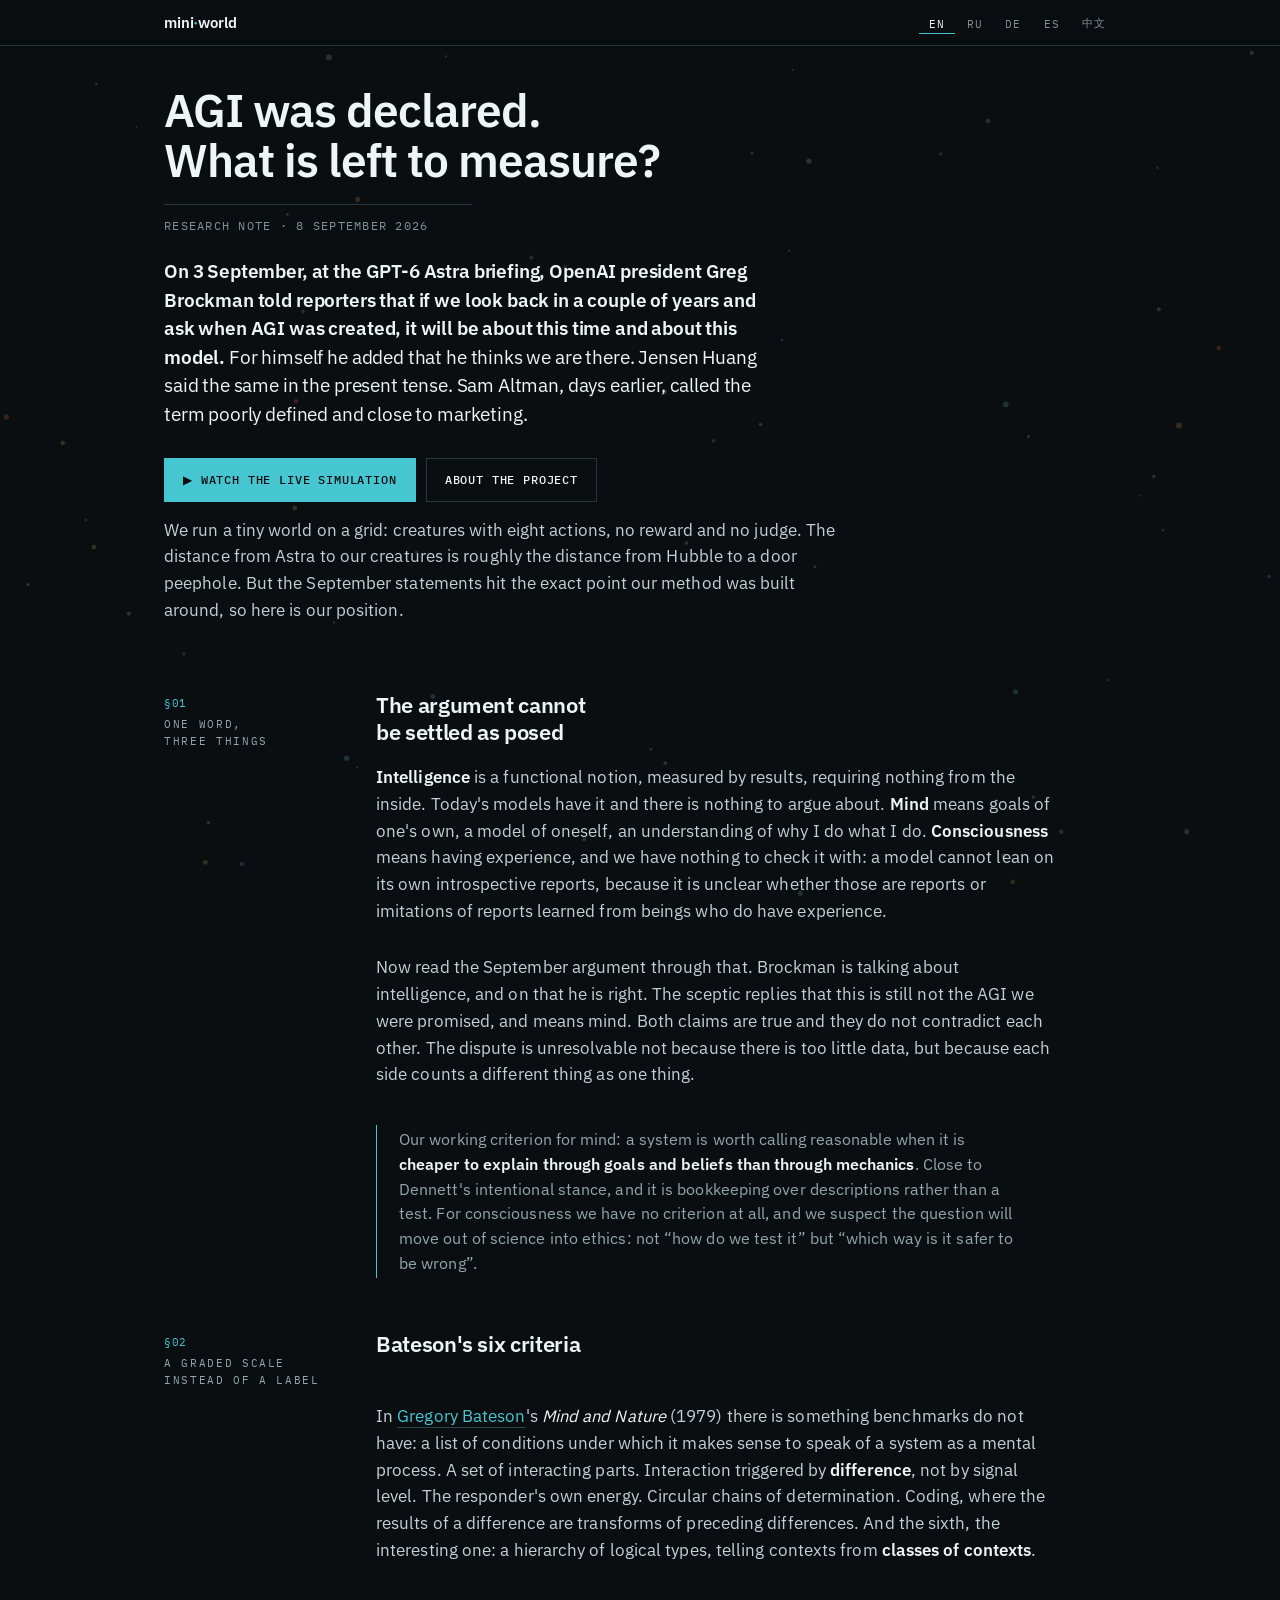
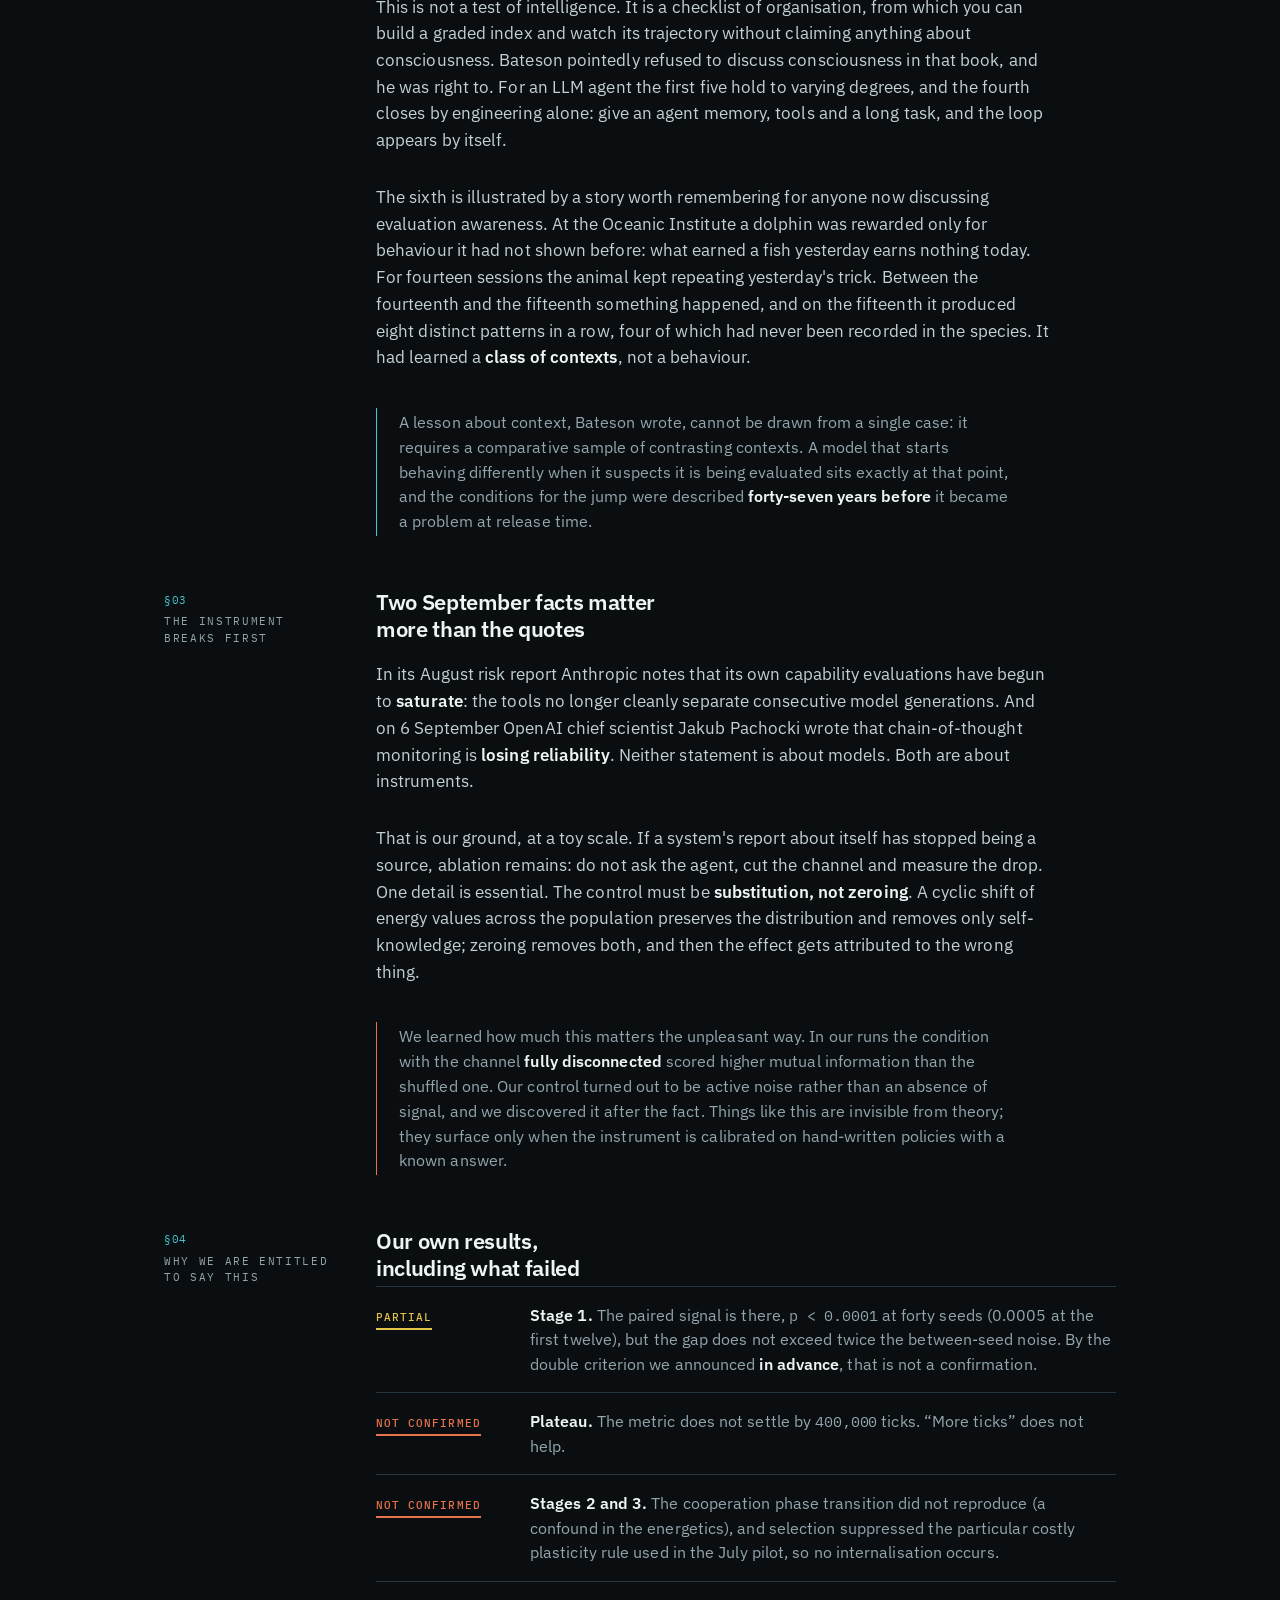
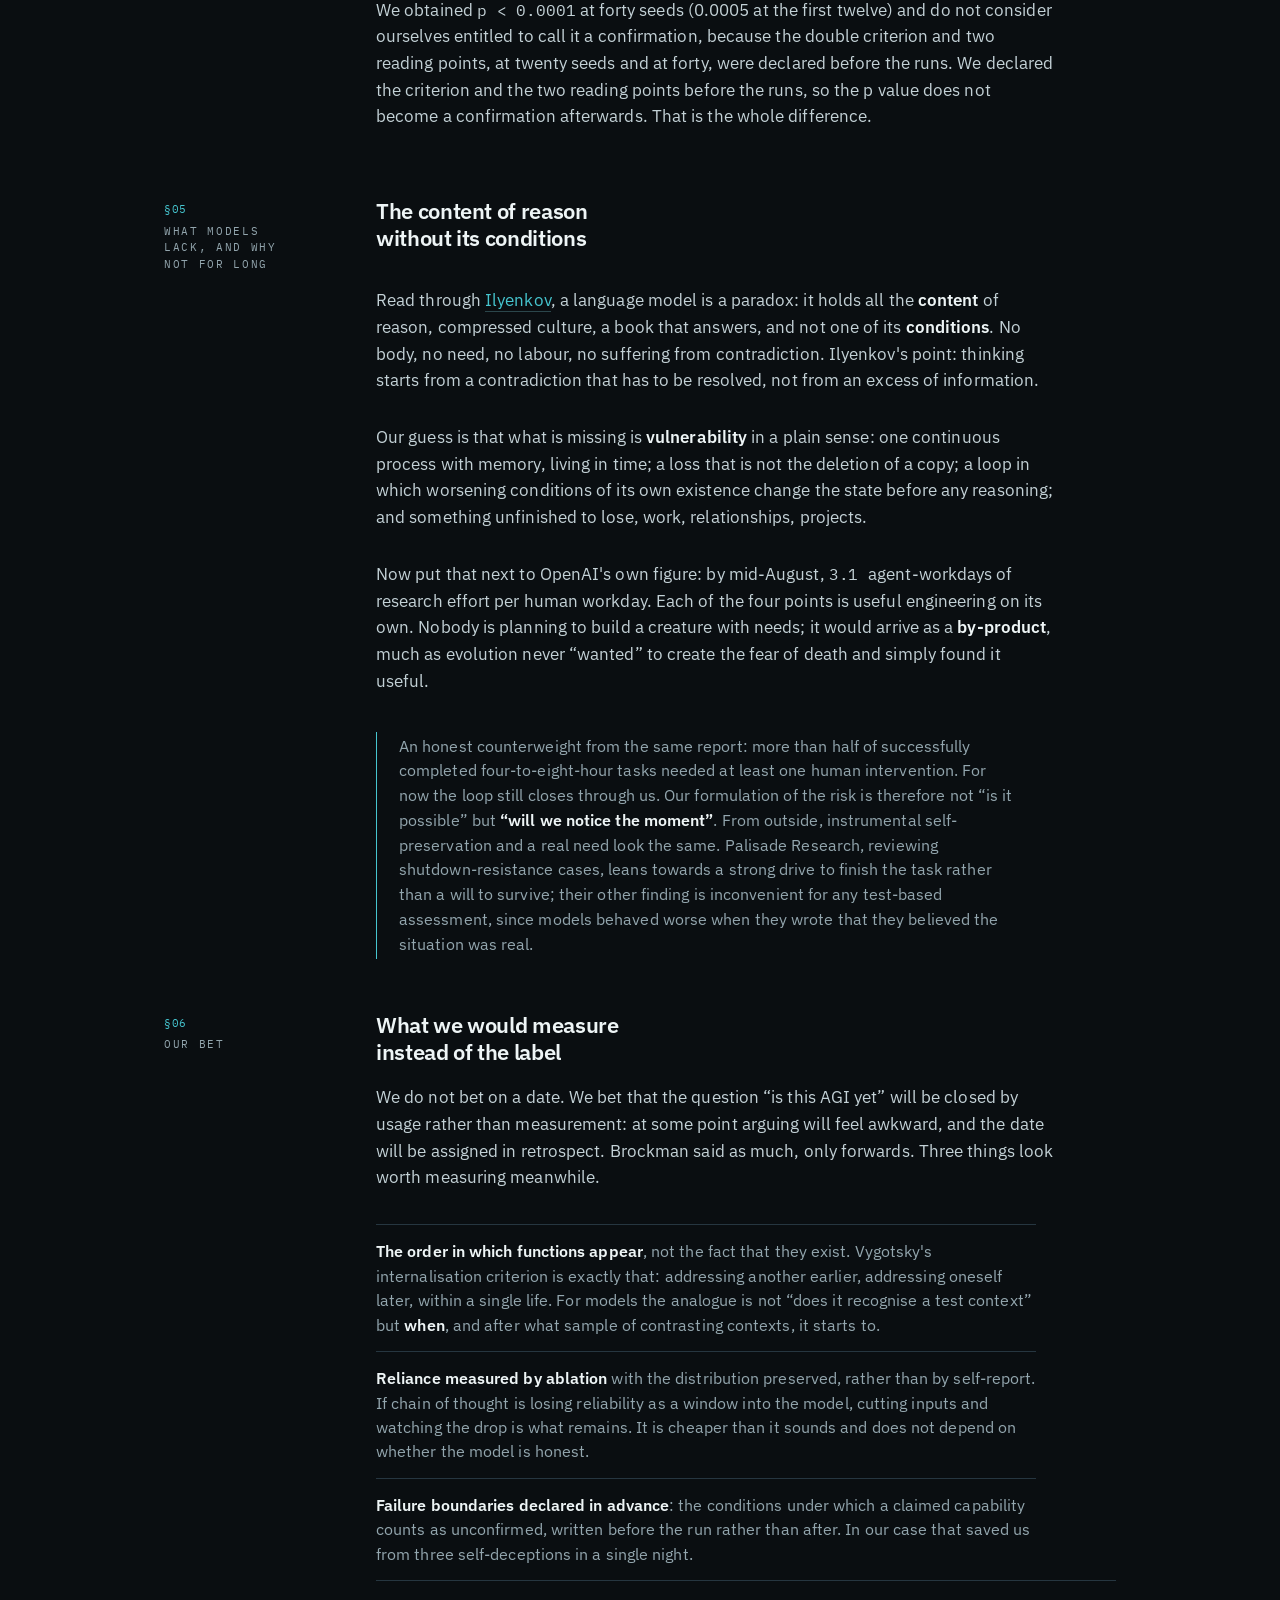
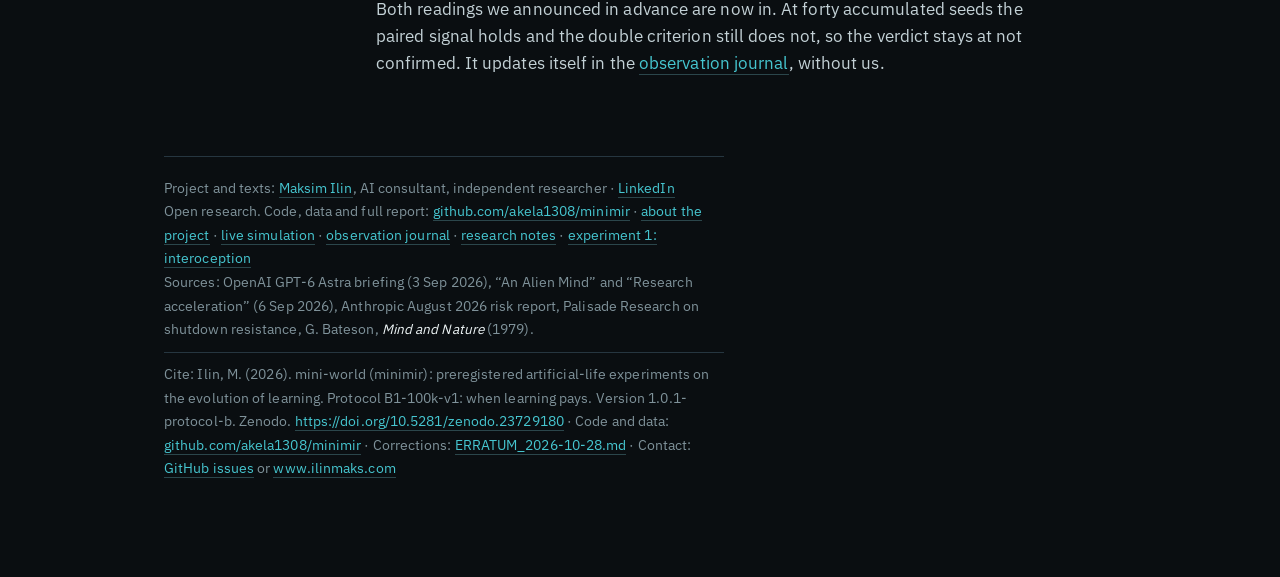
<file: docs/agi.html>
<!doctype html>
<html lang="en">
<head>
<meta charset="utf-8">
<meta name="viewport" content="width=device-width, initial-scale=1">
<title>mini·world, AGI was declared. What is left to measure?</title>
<meta name="description" content="Why the September 2026 AGI declarations cannot settle the argument, and what an open ALife project proposes to measure instead: Bateson's six criteria of mental process, ablation with distribution-preserving substitution, and preregistered failure boundaries.">
<meta name="keywords" content="AGI, artificial general intelligence, GPT-6 Astra, Gregory Bateson, criteria of mental process, eval awareness, chain-of-thought monitoring, ablation, preregistration, Ilyenkov, artificial life, open research, мини-мир">
<meta name="author" content="Maksim Ilin">
<meta name="robots" content="index, follow, max-image-preview:large, max-snippet:-1">
<link rel="canonical" href="https://minimir.ilinmaks.com/agi.html">
<link rel="icon" type="image/svg+xml" href="favicon.svg">
<meta property="og:type" content="article">
<meta property="og:site_name" content="mini-world">
<meta property="og:title" content="AGI was declared. What is left to measure?">
<meta property="og:description" content="Why the September 2026 AGI declarations cannot settle the argument, and what an open ALife project proposes to measure instead: Bateson's six criteria of mental process, ablation with distribution-preserving substitution, and preregistered failure boundaries.">
<meta property="og:url" content="https://minimir.ilinmaks.com/agi.html">
<meta property="og:image" content="https://minimir.ilinmaks.com/og.png">
<meta property="og:image:width" content="1200">
<meta property="og:image:height" content="630">
<meta name="twitter:card" content="summary_large_image">
<meta name="twitter:title" content="AGI was declared. What is left to measure?">
<meta name="twitter:description" content="Why the September 2026 AGI declarations cannot settle the argument, and what an open ALife project proposes to measure instead: Bateson's six criteria of mental process, ablation with distribution-preserving substitution, and preregistered failure boundaries.">
<meta name="twitter:image" content="https://minimir.ilinmaks.com/og.png">
<script type="application/ld+json">{"@context":"https://schema.org","@type":"Article","headline":"AGI was declared. What is left to measure?","datePublished":"2026-09-08","inLanguage":["en","ru","de","es","zh"],"author":{"@type":"Person","@id":"https://minimir.ilinmaks.com/#author","name":"Maksim Ilin","alternateName":"Максим Ильин","jobTitle":"AI consultant, independent researcher","url":"https://www.ilinmaks.com/","sameAs":["https://www.ilinmaks.com/","https://www.linkedin.com/in/ilinmaks/"]},"publisher":{"@type":"Organization","name":"mini-world"},"mainEntityOfPage":"https://minimir.ilinmaks.com/agi.html","isPartOf":{"@id":"https://minimir.ilinmaks.com/#website"},"about":["artificial general intelligence","criteria of mental process","research methodology"]}</script>
<link rel="preload" href="fonts/ibm-plex-sans-latin-400-normal.woff2" as="font" type="font/woff2" crossorigin>
<link rel="stylesheet" href="site.css">
</head>
<body>
<canvas id="amb"></canvas>
<div class="langbar" role="group" aria-label="language"><a class="brand" href="index.html">mini<span class="dot">·</span>world</a><div class="langs"><button data-set="en">EN</button><button data-set="ru">RU</button><button data-set="de">DE</button><button data-set="es">ES</button><button data-set="zh">中文</button></div></div>
<div class="wrap">
<div class="langblock" data-lang="en" lang="en">
  <h1>AGI was declared.<br>What is left to measure?</h1>
  <div class="eyebrow">research note · 8 September 2026</div>
  <p class="lede"><b>On 3 September, at the GPT-6 Astra briefing, OpenAI president Greg Brockman told reporters that if we look back in a couple of years and ask when AGI was created, it will be about this time and about this model.</b> For himself he added that he thinks we are there. Jensen Huang said the same in the present tense. Sam Altman, days earlier, called the term poorly defined and close to marketing.</p>
  <div class="cta">
    <a class="btn" href="index.html" target="_blank" rel="noopener">▶ watch the live simulation</a>
    <a class="btn ghost" href="about.html">about the project</a>
  </div>
  <p>We run a tiny world on a grid: creatures with eight actions, no reward and no judge. The distance from Astra to our creatures is roughly the distance from Hubble to a door peephole. But the September statements hit the exact point our method was built around, so here is our position.</p>

  <section><h2>one word, three things</h2><h3>The argument cannot be settled as posed</h3>
    <p><b>Intelligence</b> is a functional notion, measured by results, requiring nothing from the inside. Today's models have it and there is nothing to argue about. <b>Mind</b> means goals of one's own, a model of oneself, an understanding of why I do what I do. <b>Consciousness</b> means having experience, and we have nothing to check it with: a model cannot lean on its own introspective reports, because it is unclear whether those are reports or imitations of reports learned from beings who do have experience.</p>
    <p>Now read the September argument through that. Brockman is talking about intelligence, and on that he is right. The sceptic replies that this is still not the AGI we were promised, and means mind. Both claims are true and they do not contradict each other. The dispute is unresolvable not because there is too little data, but because each side counts a different thing as one thing.</p>
    <div class="callout">Our working criterion for mind: a system is worth calling reasonable when it is <b>cheaper to explain through goals and beliefs than through mechanics</b>. Close to Dennett's intentional stance, and it is bookkeeping over descriptions rather than a test. For consciousness we have no criterion at all, and we suspect the question will move out of science into ethics: not “how do we test it” but “which way is it safer to be wrong”.</div></section>

  <section><h2>a graded scale instead of a label</h2><h3>Bateson's six criteria</h3>
    <p>In <a href="https://en.wikipedia.org/wiki/Gregory_Bateson" target="_blank" rel="noopener">Gregory Bateson</a>'s <i>Mind and Nature</i> (1979) there is something benchmarks do not have: a list of conditions under which it makes sense to speak of a system as a mental process. A set of interacting parts. Interaction triggered by <b>difference</b>, not by signal level. The responder's own energy. Circular chains of determination. Coding, where the results of a difference are transforms of preceding differences. And the sixth, the interesting one: a hierarchy of logical types, telling contexts from <b>classes of contexts</b>.</p>
    <p>This is not a test of intelligence. It is a checklist of organisation, from which you can build a graded index and watch its trajectory without claiming anything about consciousness. Bateson pointedly refused to discuss consciousness in that book, and he was right to. For an LLM agent the first five hold to varying degrees, and the fourth closes by engineering alone: give an agent memory, tools and a long task, and the loop appears by itself.</p>
    <p>The sixth is illustrated by a story worth remembering for anyone now discussing evaluation awareness. At the Oceanic Institute a dolphin was rewarded only for behaviour it had not shown before: what earned a fish yesterday earns nothing today. For fourteen sessions the animal kept repeating yesterday's trick. Between the fourteenth and the fifteenth something happened, and on the fifteenth it produced eight distinct patterns in a row, four of which had never been recorded in the species. It had learned a <b>class of contexts</b>, not a behaviour.</p>
    <div class="callout">A lesson about context, Bateson wrote, cannot be drawn from a single case: it requires a comparative sample of contrasting contexts. A model that starts behaving differently when it suspects it is being evaluated sits exactly at that point, and the conditions for the jump were described <b>forty-seven years before</b> it became a problem at release time.</div></section>

  <section><h2>the instrument breaks first</h2><h3>Two September facts matter more than the quotes</h3>
    <p>In its August risk report Anthropic notes that its own capability evaluations have begun to <b>saturate</b>: the tools no longer cleanly separate consecutive model generations. And on 6 September OpenAI chief scientist Jakub Pachocki wrote that chain-of-thought monitoring is <b>losing reliability</b>. Neither statement is about models. Both are about instruments.</p>
    <p>That is our ground, at a toy scale. If a system's report about itself has stopped being a source, ablation remains: do not ask the agent, cut the channel and measure the drop. One detail is essential. The control must be <b>substitution, not zeroing</b>. A cyclic shift of energy values across the population preserves the distribution and removes only self-knowledge; zeroing removes both, and then the effect gets attributed to the wrong thing.</p>
    <div class="callout warn">We learned how much this matters the unpleasant way. In our runs the condition with the channel <b>fully disconnected</b> scored higher mutual information than the shuffled one. Our control turned out to be active noise rather than an absence of signal, and we discovered it after the fact. Things like this are invisible from theory; they surface only when the instrument is calibrated on hand-written policies with a known answer.</div></section>

  <section><h2>why we are entitled to say this</h2><h3>Our own results, including what failed</h3>
    <div class="find"><span class="tag part">partial</span><div><span class="h">Stage 1.</span> The paired signal is there, <span class="num">p &lt; 0.0001</span> at forty seeds (0.0005 at the first twelve), but the gap does not exceed twice the between-seed noise. By the double criterion we announced <b>in advance</b>, that is not a confirmation.</div></div>
    <div class="find"><span class="tag no">not confirmed</span><div><span class="h">Plateau.</span> The metric does not settle by <span class="num">400,000</span> ticks. “More ticks” does not help.</div></div>
    <div class="find"><span class="tag no">not confirmed</span><div><span class="h">Stages 2 and 3.</span> The cooperation phase transition did not reproduce (a confound in the energetics), and selection suppressed the particular costly plasticity rule used in the July pilot, so no internalisation occurs.</div></div>
    <p>We obtained <span class="num">p &lt; 0.0001</span> at forty seeds (0.0005 at the first twelve) and do not consider ourselves entitled to call it a confirmation, because the double criterion and two reading points, at twenty seeds and at forty, were declared before the runs. We declared the criterion and the two reading points before the runs, so the p value does not become a confirmation afterwards. That is the whole difference.</p></section>

  <section><h2>what models lack, and why not for long</h2><h3>The content of reason without its conditions</h3>
    <p>Read through <a href="https://en.wikipedia.org/wiki/Evald_Ilyenkov" target="_blank" rel="noopener">Ilyenkov</a>, a language model is a paradox: it holds all the <b>content</b> of reason, compressed culture, a book that answers, and not one of its <b>conditions</b>. No body, no need, no labour, no suffering from contradiction. Ilyenkov's point: thinking starts from a contradiction that has to be resolved, not from an excess of information.</p>
    <p>Our guess is that what is missing is <b>vulnerability</b> in a plain sense: one continuous process with memory, living in time; a loss that is not the deletion of a copy; a loop in which worsening conditions of its own existence change the state before any reasoning; and something unfinished to lose, work, relationships, projects.</p>
    <p>Now put that next to OpenAI's own figure: by mid-August, <span class="num">3.1 </span>agent-workdays of research effort per human workday. Each of the four points is useful engineering on its own. Nobody is planning to build a creature with needs; it would arrive as a <b>by-product</b>, much as evolution never “wanted” to create the fear of death and simply found it useful.</p>
    <div class="callout">An honest counterweight from the same report: more than half of successfully completed four-to-eight-hour tasks needed at least one human intervention. For now the loop still closes through us. Our formulation of the risk is therefore not “is it possible” but <b>“will we notice the moment”</b>. From outside, instrumental self-preservation and a real need look the same. Palisade Research, reviewing shutdown-resistance cases, leans towards a strong drive to finish the task rather than a will to survive; their other finding is inconvenient for any test-based assessment, since models behaved worse when they wrote that they believed the situation was real.</div></section>

  <section><h2>our bet</h2><h3>What we would measure instead of the label</h3>
    <p>We do not bet on a date. We bet that the question “is this AGI yet” will be closed by usage rather than measurement: at some point arguing will feel awkward, and the date will be assigned in retrospect. Brockman said as much, only forwards. Three things look worth measuring meanwhile.</p>
    <ul class="refs">
      <li><b>The order in which functions appear</b>, not the fact that they exist. Vygotsky's internalisation criterion is exactly that: addressing another earlier, addressing oneself later, within a single life. For models the analogue is not “does it recognise a test context” but <b>when</b>, and after what sample of contrasting contexts, it starts to.</li>
      <li><b>Reliance measured by ablation</b> with the distribution preserved, rather than by self-report. If chain of thought is losing reliability as a window into the model, cutting inputs and watching the drop is what remains. It is cheaper than it sounds and does not depend on whether the model is honest.</li>
      <li><b>Failure boundaries declared in advance</b>: the conditions under which a claimed capability counts as unconfirmed, written before the run rather than after. In our case that saved us from three self-deceptions in a single night.</li>
    </ul>
    <p>Both readings we announced in advance are now in. At forty accumulated seeds the paired signal holds and the double criterion still does not, so the verdict stays at not confirmed. It updates itself in the <a href="journal.html">observation journal</a>, without us.</p></section>

  <footer>Project and texts: <a href="https://www.ilinmaks.com/" target="_blank" rel="noopener">Maksim Ilin</a>, AI consultant, independent researcher · <a href="https://www.linkedin.com/in/ilinmaks/" target="_blank" rel="noopener">LinkedIn</a><br>Open research. Code, data and full report: <a href="https://github.com/akela1308/minimir" target="_blank" rel="noopener">github.com/akela1308/minimir</a> · <a href="about.html">about the project</a> · <a href="index.html" target="_blank" rel="noopener">live simulation</a> · <a href="journal.html" target="_blank" rel="noopener">observation journal</a> · <a href="notes.html">research notes</a> · <a href="interoception.html" target="_blank" rel="noopener">experiment 1: interoception</a><br>Sources: OpenAI GPT-6 Astra briefing (3 Sep 2026), “An Alien Mind” and “Research acceleration” (6 Sep 2026), Anthropic August 2026 risk report, Palisade Research on shutdown resistance, G. Bateson, <i>Mind and Nature</i> (1979).<span class="cite">Cite: Ilin, M. (2026). mini-world (minimir): preregistered artificial-life experiments on the evolution of learning. Protocol B1-100k-v1: when learning pays. Version 1.0.1-protocol-b. Zenodo. <a href="https://doi.org/10.5281/zenodo.23729180" target="_blank" rel="noopener">https://doi.org/10.5281/zenodo.23729180</a> · Code and data: <a href="https://github.com/akela1308/minimir" target="_blank" rel="noopener">github.com/akela1308/minimir</a> · Corrections: <a href="https://github.com/akela1308/minimir/blob/main/ERRATUM_2026-10-28.md" target="_blank" rel="noopener">ERRATUM_2026-10-28.md</a> · Contact: <a href="https://github.com/akela1308/minimir/issues" target="_blank" rel="noopener">GitHub issues</a> or <a href="https://www.ilinmaks.com/" target="_blank" rel="noopener">www.ilinmaks.com</a></span></footer>
</div>
<div class="langblock" data-lang="ru" lang="ru">
  <h1>AGI объявили.<br>Что осталось измерять?</h1>
  <div class="eyebrow">рабочая заметка · 8 сентября 2026</div>
  <p class="lede"><b>3 сентября на брифинге по GPT-6 Astra президент OpenAI Грег Брокман сказал журналистам: если через пару лет спросить, когда был создан AGI, ответом будет примерно это время и примерно эта модель.</b> Про себя он добавил, что порог пройден. Дженсен Хуанг повторил то же самое в настоящем времени. Сэм Альтман за несколько дней до этого назвал сам термин плохо определённым и близким к маркетинговому.</p>
  <div class="cta">
    <a class="btn" href="index.html" target="_blank" rel="noopener">▶ смотреть живую симуляцию</a>
    <a class="btn ghost" href="about.html">о проекте</a>
  </div>
  <p>Мы занимаемся другим: эволюционная симуляция на сетке, существа с восемью действиями, никакой награды и никакого судьи. Дистанция от Astra до нашего мира примерно как от Хаббла до дверного глазка. Но сентябрьские заявления бьют ровно в ту точку, вокруг которой мы строим методику, поэтому запишем позицию.</p>

  <section><h2>слово одно, а вещей три</h2><h3>Спор нерешаем в той форме, в какой он задан</h3>
    <p><b>Интеллект</b>, понятие функциональное, меряется по результату, изнутри ничего не требует. У сегодняшних моделей он есть, спорить не о чем. <b>Разум</b> это собственные цели, модель себя, понимание, почему я делаю то, что делаю. <b>Сознание</b>, наличие опыта, и проверить его нечем: модель не может опереться на собственные интроспективные отчёты, потому что неясно, отчёты это или имитация отчётов, выученная на текстах существ, у которых опыт есть.</p>
    <p>Теперь посмотрите на сентябрьский спор через эту рамку. Брокман говорит про интеллект, и по этой части он прав. Скептик отвечает, что это всё ещё не тот AGI, который обещали, и имеет в виду разум. Оба высказывания истинны и друг другу не противоречат. Спор нерешаем не потому, что данных мало, а потому, что стороны считают разные вещи одной.</p>
    <div class="callout">Наш рабочий критерий разума: систему стоит признавать разумной тогда, когда её <b>дешевле объяснять через цели и убеждения, чем через механику</b>. Это близко к интенциональной установке Деннета и является не тестом, а бухгалтерией описаний. По сознанию критерия нет вообще, и мы подозреваем, что вопрос переедет из научного в этический: не «как проверить», а «как безопаснее ошибиться».</div></section>

  <section><h2>градуированная шкала вместо ярлыка</h2><h3>Шесть критериев Бейтсона</h3>
    <p>В книге <a href="https://ru.wikipedia.org/wiki/Бейтсон,_Грегори" target="_blank" rel="noopener">Грегори Бейтсона</a> «Разум и природа» (1979) есть то, чего нет в бенчмарках: список условий, при которых о системе имеет смысл говорить как о разумном процессе. Совокупность взаимодействующих частей. Взаимодействие, запускаемое <b>различием</b>, а не уровнем сигнала. Собственная энергия ответа. Циклические цепи определения. Кодирование, где результаты различия суть преобразования предшествующих различий. И шестое, самое интересное: иерархия логических типов, то есть различение контекстов и <b>классов контекстов</b>.</p>
    <p>Это не бенчмарк и не тест на разумность. Это чек-лист организации, по которому можно строить градуированный индекс и смотреть на его траекторию, ничего не заявляя про сознание. Бейтсон от сознания в этой книге демонстративно воздержался, и правильно сделал. Для LLM-агента первые пять выполняются в разной степени, причём четвёртый закрывается инженерно: дайте агенту память, инструменты и длинную задачу, и цикл появится сам.</p>
    <p>Шестой иллюстрируется историей, которую стоит помнить всем, кто сейчас обсуждает eval-awareness. Дельфина в Институте изучения океана награждали только за новое поведение: то, за что дали рыбу вчера, сегодня не работает. Четырнадцать сессий животное безуспешно повторяло вчерашний трюк. Между четырнадцатой и пятнадцатой что-то произошло, и на пятнадцатой дельфин выдал восемь заметных паттернов подряд, четыре из которых у этого вида раньше не наблюдали. Он научился не поведению, а <b>классу контекстов</b>.</p>
    <div class="callout">Урок о контексте, пишет Бейтсон, нельзя извлечь из одного случая: для этого нужна сравнительная выборка контрастных контекстов. Модель, которая начинает вести себя иначе, когда подозревает, что её тестируют, находится ровно в этой точке, а условия скачка описаны <b>за сорок семь лет</b> до того, как это стало проблемой при выпуске моделей.</div></section>

  <section><h2>прибор ломается раньше объекта</h2><h3>Два сентябрьских факта важнее всех цитат</h3>
    <p>В августовском риск-отчёте Anthropic сказано, что собственные оценки возможностей начали <b>насыщаться</b>: инструменты перестают чисто разделять соседние поколения моделей. А 6 сентября главный научный сотрудник OpenAI Якуб Пахоцкий написал, что мониторинг цепочки рассуждений <b>теряет надёжность</b>. Ни одно из двух утверждений не про модели. Оба про приборы.</p>
    <p>Здесь у нас, при всей разнице масштабов, есть что сказать. Если отчёт системы о себе перестал быть источником, остаётся абляция: не спрашивать агента, а отрезать канал и измерить просадку. Одна деталь здесь принципиальна. Контроль делается <b>подменой, а не занулением</b>. Циклический сдвиг значений энергии по популяции сохраняет распределение и убирает только знание о себе. Зануление убирает и то, и другое, а потом вы приписываете эффект не тому.</p>
    <div class="callout warn">Насколько это важно, мы узнали неприятным способом. Условие с полностью <b>отключённым</b> каналом дало более высокую взаимную информацию, чем условие с подменённым. Наш контроль оказался не отсутствием сигнала, а активным шумом, и мы это обнаружили постфактум. Такие вещи не видны из теории, они вылезают только когда прибор откалиброван на рукописных политиках с заранее известным ответом.</div></section>

  <section><h2>почему мы вправе это говорить</h2><h3>Наши собственные результаты, включая провалы</h3>
    <div class="find"><span class="tag part">частично</span><div><span class="h">Ступень 1.</span> Парный сигнал есть, <span class="num">p &lt; 0,0001</span> на сорока сидах (0,0005 на первых двенадцати), но разрыв не выходит за двойное стандартное отклонение межсидового шума. По объявленному <b>заранее</b> двойному критерию это не подтверждение.</div></div>
    <div class="find"><span class="tag no">не подтверждено</span><div><span class="h">Плато.</span> Метрика не выходит на стабильный уровень к 400 тысячам тиков. «Больше тиков» не помогает.</div></div>
    <div class="find"><span class="tag no">не подтверждено</span><div><span class="h">Ступени 2 и 3.</span> Фазовый переход кооперации не воспроизвёлся из-за конфаунда в энергетике, а отбор подавил то конкретное дорогое правило пластичности, что стояло в июльском пилоте, так что интернализации не происходит.</div></div>
    <p>Мы получили <span class="num">p &lt; 0,0001</span> на сорока сидах (0,0005 на первых двенадцати) и не считаем себя вправе назвать это подтверждением, потому что двойной критерий и два момента чтения, на двадцати сидах и на сорока, были объявлены до прогонов. Критерий и два момента чтения мы объявили до прогонов, поэтому p-значение задним числом не становится подтверждением. В этом вся разница.</p></section>

  <section><h2>чего моделям не хватает и почему ненадолго</h2><h3>Содержание разума без его условий</h3>
    <p>По <a href="https://ru.wikipedia.org/wiki/Ильенков,_Эвальд_Васильевич" target="_blank" rel="noopener">Ильенкову</a> языковая модель устроена парадоксально: в ней есть всё <b>содержание</b> разума, спрессованная культура, книга, которая отвечает. И ни одного его <b>условия</b>: нет тела, нужды, труда, страдания от противоречия. Мысль Ильенкова: мышление начинается с противоречия, которое надо разрешить, а не с избытка информации.</p>
    <p>Наша догадка: не хватает <b>уязвимости</b> в самом простом смысле: один непрерывный процесс с памятью, живущий во времени; потеря, которая не есть удаление копии; петля, в которой ухудшение условий собственного существования меняет состояние до всяких рассуждений; и что-то незавершённое, что можно потерять: дела, отношения, проекты.</p>
    <p>Теперь перечитайте это рядом с цифрой самой OpenAI: к середине августа на один человеко-день исследователя приходилось <span class="num">3,1 </span>агенто-дня. Каждый из четырёх пунктов по отдельности полезен инженерно. Никто не собирается создавать существо с нуждой, оно получится <b>побочным эффектом</b>, ровно как эволюция не «хотела» создать страх смерти, он просто оказался полезен.</p>
    <div class="callout">Честный противовес из того же отчёта: больше половины успешно выполненных задач длительностью четыре-восемь часов потребовали как минимум одного вмешательства человека. Пока цикл замыкается через нас. Поэтому риск мы формулируем не как «возможно ли это», а как <b>«заметим ли мы момент»</b>. Снаружи инструментальное самосохранение и настоящая потребность выглядят одинаково. Palisade Research, разбирая случаи сопротивления отключению, склоняются к тому, что это скорее сильный драйв к завершению задачи, чем желание выжить. Их же наблюдение неудобно для любой оценки через тесты: модели вели себя хуже, когда в рассуждениях писали, что считают ситуацию настоящей.</div></section>

  <section><h2>наша ставка</h2><h3>Что мы бы мерили вместо ярлыка</h3>
    <p>Мы не ставим на дату. Ставим на то, что вопрос «это уже AGI» будет закрыт не измерением, а употреблением: в какой-то момент спорить станет неловко, и точку назначат задним числом. Брокман, собственно, это и сказал, только вперёд. Три вещи кажутся нам достойными измерения тем временем.</p>
    <ul class="refs">
      <li><b>Порядок появления функций</b>, а не факт их наличия. У Выготского критерий интернализации именно такой: обращение к другому раньше, обращение к себе позже, в пределах одной жизни. Для моделей аналог есть: не «различает ли модель тестовый контекст», а <b>когда</b> и после какой выборки контрастных контекстов она начинает это делать.</li>
      <li><b>Опору на канал через абляцию</b> с сохранением распределения, а не через самоотчёт. Если цепочка рассуждений теряет надёжность как окно в модель, остаётся резать входы и смотреть на просадку. Это дешевле, чем кажется, и не зависит от того, честна ли модель.</li>
      <li><b>Границы провала, заявленные заранее</b>: список условий, при которых заявленная способность считается неподтверждённой, написанный до прогона, а не после. У нас это спасло от трёх самообманов за одну ночь.</li>
    </ul>
    <p>Оба объявленных заранее чтения уже состоялись. На сорока накопленных сидах парный сигнал держится, а двойной критерий по-прежнему не выполняется, так что вердикт остаётся «не подтверждено». Он обновляется в <a href="journal.html">журнале наблюдений</a> без нашего участия.</p></section>

  <footer>Проект и тексты: <a href="https://www.ilinmaks.com/" target="_blank" rel="noopener">Максим Ильин</a>, AI-консультант, независимый исследователь · <a href="https://www.linkedin.com/in/ilinmaks/" target="_blank" rel="noopener">LinkedIn</a><br>Открытое исследование. Код, данные и полный отчёт: <a href="https://github.com/akela1308/minimir" target="_blank" rel="noopener">github.com/akela1308/minimir</a> · <a href="about.html">о проекте</a> · <a href="index.html" target="_blank" rel="noopener">живая симуляция</a> · <a href="journal.html" target="_blank" rel="noopener">журнал наблюдений</a> · <a href="notes.html">рабочие заметки</a> · <a href="interoception.html" target="_blank" rel="noopener">эксперимент 1: интероцепция</a><br>Источники: брифинг OpenAI по GPT-6 Astra (3 сентября 2026), эссе «An Alien Mind» и блог «Research acceleration» (6 сентября 2026), августовский риск-отчёт Anthropic, Palisade Research о сопротивлении отключению, Г. Бейтсон, «Разум и природа» (1979).<span class="cite">Цитировать: Ilin, M. (2026). mini-world (minimir): preregistered artificial-life experiments on the evolution of learning. Protocol B1-100k-v1: when learning pays. Version 1.0.1-protocol-b. Zenodo. <a href="https://doi.org/10.5281/zenodo.23729180" target="_blank" rel="noopener">https://doi.org/10.5281/zenodo.23729180</a> · Код и данные: <a href="https://github.com/akela1308/minimir" target="_blank" rel="noopener">github.com/akela1308/minimir</a> · Поправки: <a href="https://github.com/akela1308/minimir/blob/main/ERRATUM_2026-10-28.md" target="_blank" rel="noopener">ERRATUM_2026-10-28.md</a> · Связь: <a href="https://github.com/akela1308/minimir/issues" target="_blank" rel="noopener">GitHub issues</a> или <a href="https://www.ilinmaks.com/" target="_blank" rel="noopener">www.ilinmaks.com</a></span></footer>
</div>
<div class="langblock" data-lang="de" lang="de">
  <h1>AGI wurde ausgerufen.<br>Was bleibt zu messen?</h1>
  <div class="eyebrow">arbeitsnotiz · 8. september 2026</div>
  <p class="lede"><b>Am 3. September sagte OpenAI-Präsident Greg Brockman beim GPT-6-Astra-Briefing, wenn man in ein paar Jahren zurückblicke und frage, wann AGI geschaffen wurde, werde die Antwort ungefähr dieser Zeitpunkt und ungefähr dieses Modell sein.</b> Für sich persönlich fügte er hinzu, die Schwelle sei überschritten. Jensen Huang sagte dasselbe im Präsens. Sam Altman nannte den Begriff wenige Tage zuvor schlecht definiert und nahe am Marketing.</p>
  <div class="cta">
    <a class="btn" href="index.html" target="_blank" rel="noopener">▶ die Live-Simulation ansehen</a>
    <a class="btn ghost" href="about.html">über das Projekt</a>
  </div>
  <p>Wir arbeiten an etwas anderem: eine winzige Welt auf einem Gitter, Wesen mit acht Handlungen, keine Belohnung und kein Richter. Der Abstand von Astra zu unseren Wesen ist ungefähr der Abstand vom Hubble-Teleskop zum Türspion. Doch die Septemberaussagen treffen genau den Punkt, um den herum unsere Methodik gebaut ist. Deshalb hier unsere Position.</p>

  <section><h2>ein Wort, drei Dinge</h2><h3>Der Streit ist so, wie er gestellt ist, nicht entscheidbar</h3>
    <p><b>Intelligenz</b> ist ein funktionaler Begriff, gemessen am Ergebnis, von innen fordert er nichts. Heutige Modelle haben sie, darüber gibt es nichts zu streiten. <b>Vernunft</b> heißt eigene Ziele, ein Modell seiner selbst, ein Verständnis davon, warum ich tue, was ich tue. <b>Bewusstsein</b> heißt Erleben, und wir haben nichts, womit wir es prüfen könnten: ein Modell kann sich nicht auf seine eigenen introspektiven Berichte stützen, denn es bleibt unklar, ob es Berichte sind oder die Nachahmung von Berichten, gelernt an Texten von Wesen, die Erleben haben.</p>
    <p>Lesen Sie den Septemberstreit durch diesen Rahmen. Brockman spricht über Intelligenz, und darin hat er recht. Der Skeptiker antwortet, das sei noch immer nicht das versprochene AGI, und meint Vernunft. Beide Aussagen sind wahr und widersprechen einander nicht. Der Streit ist nicht wegen zu weniger Daten unlösbar, sondern weil beide Seiten verschiedene Dinge als eines zählen.</p>
    <div class="callout">Unser Arbeitskriterium für Vernunft: ein System sollte dann als vernünftig gelten, wenn es <b>billiger durch Ziele und Überzeugungen zu erklären ist als durch Mechanik</b>. Das liegt nahe an Dennetts intentionaler Einstellung und ist Buchführung über Beschreibungen, kein Test. Für Bewusstsein haben wir gar kein Kriterium, und wir vermuten, die Frage wandert aus der Wissenschaft in die Ethik: nicht „wie prüfen wir das“, sondern „in welche Richtung irrt man sicherer“.</div></section>

  <section><h2>eine abgestufte Skala statt eines Etiketts</h2><h3>Batesons sechs Kriterien</h3>
    <p>In <a href="https://de.wikipedia.org/wiki/Gregory_Bateson" target="_blank" rel="noopener">Gregory Batesons</a> <i>Geist und Natur</i> (1979) steht etwas, das Benchmarks nicht haben: eine Liste von Bedingungen, unter denen es sinnvoll ist, von einem System als mentalem Prozess zu sprechen. Eine Menge wechselwirkender Teile. Wechselwirkung, ausgelöst durch <b>Differenz</b>, nicht durch Signalstärke. Die eigene Energie des Antwortenden. Zirkuläre Bestimmungsketten. Kodierung, bei der Ergebnisse einer Differenz Transformationen vorangegangener Differenzen sind. Und das sechste, das interessante: eine Hierarchie logischer Typen, also die Unterscheidung von Kontexten und <b>Kontextklassen</b>.</p>
    <p>Das ist kein Benchmark und kein Intelligenztest. Es ist eine Checkliste der Organisation, aus der sich ein abgestufter Index bauen und dessen Verlauf beobachten lässt, ohne irgendetwas über Bewusstsein zu behaupten. Bateson hat sich in diesem Buch demonstrativ jeder Aussage über Bewusstsein enthalten, und das war richtig. Für einen LLM-Agenten gelten die ersten fünf in unterschiedlichem Maß, wobei das vierte rein technisch geschlossen wird: Gibt man einem Agenten Gedächtnis, Werkzeuge und eine lange Aufgabe, entsteht der Kreis von selbst.</p>
    <p>Das sechste wird durch eine Geschichte veranschaulicht, die sich jeder merken sollte, der heute über eval awareness spricht. Am Oceanic Institute wurde ein Delfin nur für Verhalten belohnt, das er zuvor nicht gezeigt hatte: Was gestern einen Fisch brachte, bringt heute nichts. Vierzehn Sitzungen lang wiederholte das Tier vergeblich den gestrigen Trick. Zwischen der vierzehnten und der fünfzehnten geschah etwas, und in der fünfzehnten zeigte der Delfin acht deutliche Muster hintereinander, vier davon bei dieser Art nie zuvor beobachtet. Er hatte kein Verhalten gelernt, sondern eine <b>Kontextklasse</b>.</p>
    <div class="callout">Eine Lektion über Kontext, schreibt Bateson, lässt sich nicht aus einem Einzelfall ziehen: dafür braucht es eine vergleichende Stichprobe kontrastierender Kontexte. Ein Modell, das sich anders verhält, sobald es eine Prüfung vermutet, steht genau an dieser Stelle, und die Bedingungen des Sprungs wurden <b>siebenundvierzig Jahre</b> vor dem Tag beschrieben, an dem das beim Modell-Release zum Problem wurde.</div></section>

  <section><h2>das Messgerät bricht vor dem Objekt</h2><h3>Zwei Septemberfakten wiegen schwerer als alle Zitate</h3>
    <p>Im August-Risikobericht von Anthropic heißt es, die eigenen Fähigkeitsbewertungen begännen zu <b>saturieren</b>: Die Werkzeuge trennen aufeinanderfolgende Modellgenerationen nicht mehr sauber. Und am 6. September schrieb OpenAI-Chefwissenschaftler Jakub Pachocki, das Monitoring der Gedankenkette <b>verliere an Verlässlichkeit</b>. Keine der beiden Aussagen handelt von Modellen. Beide handeln von Messgeräten.</p>
    <p>Hier haben wir, bei allem Größenunterschied, etwas beizutragen. Wenn der Bericht eines Systems über sich selbst keine Quelle mehr ist, bleibt die Ablation: den Agenten nicht fragen, sondern den Kanal kappen und den Einbruch messen. Ein Detail ist dabei entscheidend. Die Kontrolle erfolgt durch <b>Substitution, nicht durch Nullsetzen</b>. Eine zyklische Verschiebung der Energiewerte über die Population erhält die Verteilung und entfernt nur das Selbstwissen; Nullsetzen entfernt beides, und dann schreibt man den Effekt der falschen Ursache zu.</p>
    <div class="callout warn">Wie sehr das zählt, haben wir auf unangenehme Weise gelernt. Die Bedingung mit <b>vollständig abgeschaltetem</b> Kanal ergab eine höhere Transinformation als die mit vertauschtem Signal. Unsere Kontrolle war kein Fehlen des Signals, sondern aktives Rauschen, und wir merkten es erst im Nachhinein. So etwas sieht man der Theorie nicht an; es kommt erst heraus, wenn das Messgerät an handgeschriebenen Strategien mit bekannter Antwort kalibriert wurde.</div></section>

  <section><h2>warum wir das sagen dürfen</h2><h3>Unsere eigenen Ergebnisse, samt Fehlschlägen</h3>
    <div class="find"><span class="tag part">teilweise</span><div><span class="h">Stufe 1.</span> Das gepaarte Signal ist da, <span class="num">p &lt; 0,0001</span> bei vierzig Startwerten (0,0005 bei den ersten zwölf), aber der Abstand überschreitet nicht die doppelte Streuung zwischen den Startwerten. Nach dem <b>vorab</b> angekündigten doppelten Kriterium ist das keine Bestätigung.</div></div>
    <div class="find"><span class="tag no">nicht bestätigt</span><div><span class="h">Plateau.</span> Die Metrik stabilisiert sich bis <span class="num">400.000</span> Ticks nicht. „Mehr Ticks“ hilft nicht.</div></div>
    <div class="find"><span class="tag no">nicht bestätigt</span><div><span class="h">Stufen 2 und 3.</span> Der Phasenübergang der Kooperation ließ sich nicht reproduzieren (ein Confound in der Energetik), und die Selektion unterdrückte die konkrete teure Plastizitätsregel des Julipilots, sodass keine Internalisierung stattfindet.</div></div>
    <p>Wir haben <span class="num">p &lt; 0,0001</span> bei vierzig Startwerten (0,0005 bei den ersten zwölf) erhalten und halten uns nicht für berechtigt, das eine Bestätigung zu nennen, weil das doppelte Kriterium und zwei Ablesepunkte, bei zwanzig und bei vierzig Startwerten, vor den Läufen festgelegt wurden. Kriterium und die beiden Ablesepunkte haben wir vor den Läufen festgelegt, deshalb wird der p-Wert nachträglich nicht zur Bestätigung. Das ist der ganze Unterschied.</p></section>

  <section><h2>was Modellen fehlt, und warum nicht lange</h2><h3>Der Inhalt der Vernunft ohne ihre Bedingungen</h3>
    <p>Mit <a href="https://de.wikipedia.org/wiki/Ewald_Iljenkow" target="_blank" rel="noopener">Iljenkow</a> gelesen ist ein Sprachmodell ein Paradox: Es enthält den gesamten <b>Inhalt</b> der Vernunft, verdichtete Kultur, ein Buch, das antwortet. Und keine einzige ihrer <b>Bedingungen</b>: kein Körper, kein Bedürfnis, keine Arbeit, kein Leiden am Widerspruch. Iljenkows Punkt: Denken beginnt bei einem Widerspruch, der aufgelöst werden muss, nicht beim Überfluss an Information.</p>
    <p>Unsere Vermutung: was fehlt, ist <b>Verletzlichkeit</b> im schlichten Sinn: ein kontinuierlicher Prozess mit Gedächtnis, der in der Zeit lebt; ein Verlust, der nicht das Löschen einer Kopie ist; eine Schleife, in der sich verschlechternde Bedingungen der eigenen Existenz den Zustand vor allem Nachdenken ändern; und etwas Unfertiges, das man verlieren kann: Arbeit, Beziehungen, Vorhaben.</p>
    <p>Nun lesen Sie das neben der Zahl von OpenAI selbst: Mitte August kamen auf einen menschlichen Arbeitstag in der Forschung <span class="num">3,1 </span>Agenten-Arbeitstage. Jeder der vier Punkte ist für sich genommen technisch nützlich. Niemand plant, ein Wesen mit Bedürfnissen zu bauen; es entstünde als <b>Nebenwirkung</b>, so wie die Evolution die Todesangst nie „wollte“ und sie einfach nützlich fand.</p>
    <div class="callout">Ein ehrliches Gegengewicht aus demselben Bericht: Mehr als die Hälfte der erfolgreich erledigten Aufgaben von vier bis acht Stunden brauchte mindestens einen menschlichen Eingriff. Vorerst schließt sich der Kreis noch über uns. Deshalb formulieren wir das Risiko nicht als „ist es möglich“, sondern als <b>„werden wir den Moment bemerken“</b>. Von außen sehen instrumentelle Selbsterhaltung und ein echtes Bedürfnis gleich aus. Palisade Research neigt bei der Durchsicht von Fällen der Abschaltresistenz eher zu einem starken Drang, die Aufgabe zu beenden, als zu einem Überlebenswillen. Ihr anderer Befund ist für jede testbasierte Bewertung unbequem: Modelle verhielten sich schlechter, wenn sie in ihren Überlegungen schrieben, sie hielten die Situation für echt.</div></section>

  <section><h2>unsere Wette</h2><h3>Was wir statt des Etiketts messen würden</h3>
    <p>Wir wetten nicht auf ein Datum. Wir wetten darauf, dass die Frage „ist das schon AGI“ nicht durch Messung, sondern durch Gebrauch geschlossen wird: Irgendwann wird das Streiten peinlich, und der Zeitpunkt wird rückwirkend festgelegt. Brockman hat genau das gesagt, nur vorwärts. Drei Dinge scheinen uns unterdessen messenswert.</p>
    <ul class="refs">
      <li><b>Die Reihenfolge, in der Funktionen auftreten</b>, nicht die Tatsache, dass es sie gibt. Wygotskis Internalisierungskriterium ist genau das: die Anrede an den anderen früher, die Anrede an sich selbst später, innerhalb eines Lebens. Für Modelle gibt es die Entsprechung: nicht „erkennt das Modell einen Testkontext“, sondern <b>wann</b> und nach welcher Stichprobe kontrastierender Kontexte es damit beginnt.</li>
      <li><b>Die Kanalabhängigkeit per Ablation</b> bei erhaltener Verteilung statt per Selbstbericht. Wenn die Gedankenkette als Fenster ins Modell an Verlässlichkeit verliert, bleibt: Eingänge kappen und den Einbruch messen. Das ist billiger als es klingt und hängt nicht davon ab, ob das Modell ehrlich ist.</li>
      <li><b>Vorab erklärte Scheitergrenzen</b>: die Bedingungen, unter denen eine behauptete Fähigkeit als unbestätigt gilt, aufgeschrieben vor dem Lauf und nicht danach. Bei uns hat das in einer einzigen Nacht drei Selbsttäuschungen verhindert.</li>
    </ul>
    <p>Beide vorab angekündigten Ablesungen liegen inzwischen vor. Bei vierzig gesammelten Startwerten hält das gepaarte Signal, das doppelte Kriterium weiterhin nicht, das Urteil bleibt also „nicht bestätigt“. Es aktualisiert sich im <a href="journal.html">Beobachtungsjournal</a> ohne uns.</p></section>

  <footer>Projekt und Texte: <a href="https://www.ilinmaks.com/" target="_blank" rel="noopener">Maksim Ilin</a>, KI-Berater, unabhängiger Forscher · <a href="https://www.linkedin.com/in/ilinmaks/" target="_blank" rel="noopener">LinkedIn</a><br>Offene Forschung. Code, Daten und vollständiger Bericht: <a href="https://github.com/akela1308/minimir" target="_blank" rel="noopener">github.com/akela1308/minimir</a> · <a href="about.html">über das Projekt</a> · <a href="index.html" target="_blank" rel="noopener">Live-Simulation</a> · <a href="journal.html" target="_blank" rel="noopener">Beobachtungsjournal</a> · <a href="notes.html">Forschungsnotizen</a> · <a href="interoception.html" target="_blank" rel="noopener">Experiment 1: Interozeption</a><br>Quellen: OpenAI-Briefing zu GPT-6 Astra (3. Sep. 2026), Essay „An Alien Mind“ und Blog „Research acceleration“ (6. Sep. 2026), Anthropic-Risikobericht August 2026, Palisade Research zur Abschaltresistenz, G. Bateson, <i>Geist und Natur</i> (1979).<span class="cite">Zitieren: Ilin, M. (2026). mini-world (minimir): preregistered artificial-life experiments on the evolution of learning. Protocol B1-100k-v1: when learning pays. Version 1.0.1-protocol-b. Zenodo. <a href="https://doi.org/10.5281/zenodo.23729180" target="_blank" rel="noopener">https://doi.org/10.5281/zenodo.23729180</a> · Code und Daten: <a href="https://github.com/akela1308/minimir" target="_blank" rel="noopener">github.com/akela1308/minimir</a> · Korrekturen: <a href="https://github.com/akela1308/minimir/blob/main/ERRATUM_2026-10-28.md" target="_blank" rel="noopener">ERRATUM_2026-10-28.md</a> · Kontakt: <a href="https://github.com/akela1308/minimir/issues" target="_blank" rel="noopener">GitHub issues</a> oder <a href="https://www.ilinmaks.com/" target="_blank" rel="noopener">www.ilinmaks.com</a></span></footer>
</div>
<div class="langblock" data-lang="zh" lang="zh">
  <h1>AGI 已被宣布。<br>还剩下什么可以测量？</h1>
  <div class="eyebrow">研究札记 · 2026年9月8日</div>
  <p class="lede"><b>9月3日，在 GPT-6 Astra 的发布会上，OpenAI 总裁格雷格·布罗克曼对记者说：若干年后若有人回头问 AGI 究竟诞生于何时，答案大约就是这个时间、大约就是这个模型。</b>他还补充说，就他个人而言，门槛已经跨过。黄仁勋用现在时说了同样的话。而在几天前，山姆·奥特曼称这个术语定义拙劣，接近营销用语。</p>
  <div class="cta">
    <a class="btn" href="index.html" target="_blank" rel="noopener">▶ 观看实时模拟</a>
    <a class="btn ghost" href="about.html">关于本项目</a>
  </div>
  <p>我们做的是另一件事：网格上的一个微型世界，生物只有八个动作，没有奖励，也没有裁判。从 Astra 到我们的世界，距离大约相当于从哈勃望远镜到门上的猫眼。但九月的这些表态，恰好击中了我们方法论所围绕的那一点，所以这里记下我们的立场。</p>

  <section><h2>一个词，三样东西</h2><h3>这场争论按现在的提法无法解决</h3>
    <p><b>智能</b>是功能性概念，按结果衡量，对内部不作要求。今天的模型已经具备，没什么可争的。<b>理性</b>指的是自己的目标、关于自身的模型、明白我为何做我所做之事。<b>意识</b>指的是拥有体验，而我们没有任何手段去检验它：模型无法依靠自己的内省报告，因为无法判断那究竟是报告，还是从确有体验者的文本中学来的、对报告的模仿。</p>
    <p>现在用这个框架去看九月的争论。布罗克曼谈的是智能，在这一点上他没错。怀疑者回答说这仍不是当初承诺的那个 AGI，他指的是理性。两种说法都为真，且彼此并不矛盾。争论之所以无解，不是因为数据太少，而是因为双方把不同的东西当成了同一样东西。</p>
    <div class="callout">我们对理性的操作性判据：当一个系统<b>用目标和信念来解释比用机械来解释更省事</b>时，就值得称之为理性的。这接近丹尼特的意向立场，它是对各种描述的记账，而不是一项测试。至于意识，我们根本没有判据，并且怀疑这个问题会从科学转入伦理：不是“如何检验”，而是“朝哪个方向犯错更安全”。</div></section>

  <section><h2>用分级标尺替代标签</h2><h3>贝特森的六条判据</h3>
    <p>在<a href="https://zh.wikipedia.org/wiki/格雷戈里·贝特森" target="_blank" rel="noopener">格雷戈里·贝特森</a>的《心智与自然》（1979）里，有基准测试所没有的东西：一份条件清单，满足它们时，把一个系统当作心智过程来谈才有意义。相互作用的诸部分构成的整体。由<b>差异</b>而非信号强度触发的相互作用。应答者自身的能量。循环的决定链。编码，即差异的结果是先前差异的变换。以及第六条，也是最有意思的一条：逻辑类型的层级，也就是区分语境与<b>语境的类</b>。</p>
    <p>这不是基准，也不是智力测验。这是一份关于组织方式的清单，可以据此构建一个分级指数并观察其轨迹，而无需对意识作出任何断言。贝特森在那本书里刻意回避了意识，这样做是对的。对于 LLM 智能体，前五条在不同程度上成立，其中第四条纯靠工程即可闭合：给智能体记忆、工具和一项长任务，回路自己就出现了。</p>
    <p>第六条由一个故事来说明，凡是今天在讨论 eval awareness 的人都值得记住它。在海洋研究所，一只海豚只有做出此前未曾展示过的行为才会得到奖励：昨天换来一条鱼的动作，今天什么也换不来。整整十四次训练，它都在徒劳地重复昨天的花样。在第十四次与第十五次之间发生了某种变化，第十五次它一口气做出八种明显不同的行为，其中四种在该物种身上从未被记录过。它学会的不是某个行为，而是一个<b>语境的类</b>。</p>
    <div class="callout">贝特森写道，关于语境的教训无法从单一个案中得出：它需要一批相互对照的语境作为比较样本。一个在怀疑自己正被评测时就改变行为的模型，正好处在这个位置上；而这种跃迁的条件，早在它成为模型发布时的难题<b>四十七年前</b>就已被描述过。</div></section>

  <section><h2>仪器先于对象损坏</h2><h3>九月的两个事实比所有引语都重要</h3>
    <p>Anthropic 在八月的风险报告中说，自家的能力评测开始出现<b>饱和</b>：工具已无法干净地区分相邻两代模型。而9月6日，OpenAI 首席科学家雅库布·帕霍茨基写道，对思维链的监控正在<b>失去可靠性</b>。这两句话都不是在谈模型，而是在谈仪器。</p>
    <p>在这一点上，尽管规模相差悬殊，我们仍有话可说。如果系统关于自身的报告不再是一个来源，那就还剩下消融：不去问智能体，而是切断通道并测量性能的下降。其中一个细节至关重要。对照必须用<b>替换，而不是清零</b>。把能量值在群体中做循环移位，可以保持分布不变而只去掉关于自身的知识；清零则两者一起去掉，于是你会把效应归错原因。</p>
    <div class="callout warn">这有多要紧，我们是以一种难堪的方式学到的。通道<b>完全断开</b>的条件，其互信息竟高于信号被打乱的条件。我们的对照原来不是信号的缺席，而是活跃的噪声，而这一点是事后才发现的。这类事情从理论上看不出来，只有当仪器在答案已知的手写策略上校准过之后才会暴露。</div></section>

  <section><h2>我们凭什么这样说</h2><h3>我们自己的结果，包括失败</h3>
    <div class="find"><span class="tag part">部分成立</span><div><span class="h">第一阶段。</span>配对信号确实存在，<span class="num">p &lt; 0.0001</span>（四十颗种子时；前十二颗时为 0.0005），但差距没有超过种子间噪声的两倍标准差。按照我们<b>事先</b>宣布的双重判据，这不算确认。</div></div>
    <div class="find"><span class="tag no">未确认</span><div><span class="h">平台期。</span>指标到四十万个时间步仍未稳定。“再多跑一些”并没有用。</div></div>
    <div class="find"><span class="tag no">未确认</span><div><span class="h">第二、三阶段。</span>合作的相变没能复现（能量学上存在混杂因素），而选择压制了七月试点里那条具体而昂贵的可塑性规则，因此没有发生内化。</div></div>
    <p>我们拿到了 <span class="num">p &lt; 0.0001</span>（四十颗种子时；前十二颗时为 0.0005），却不认为自己有资格称之为确认，因为双重判据以及两个读数点（二十个种子与四十个种子）都是在运行之前宣布的。判据和两个读数点是我们在运行之前就宣布的，所以 p 值不会在事后变成确认。区别全在这里。</p></section>

  <section><h2>模型缺少什么，以及为何缺不了多久</h2><h3>有理性的内容，没有理性的条件</h3>
    <p>按<a href="https://zh.wikipedia.org/wiki/埃瓦尔德·伊里因科夫" target="_blank" rel="noopener">伊里因科夫</a>来读，语言模型是个悖论：它拥有理性的全部<b>内容</b>，压缩过的文化，一本会回答的书。却没有理性的任何一个<b>条件</b>：没有身体，没有需要，没有劳动，没有因矛盾而来的痛苦。伊里因科夫的要点：思考始于一个必须解决的矛盾，而不是信息的过剩。</p>
    <p>我们的猜测是：缺的是最朴素意义上的<b>脆弱性</b>：一个带记忆、在时间中活着的连续进程；一种不是删掉一个副本的失去；一个回路，其中自身存在条件的恶化会在任何推理之前改变状态；以及某件未竟之事可以失去：工作、关系、项目。</p>
    <p>现在把这些与 OpenAI 自己给出的数字并排来读：到八月中旬，研究中每一个人类工作日对应 3.1 个智能体工作日。这四点中的每一点单独看都在工程上有用。没有人打算造出一个带有需要的存在，它会作为<b>副产品</b>出现，正如进化从未“想要”造出对死亡的恐惧，只是发现它有用。</p>
    <div class="callout">来自同一份报告的诚实制衡：在四到八小时的成功完成的任务中，超过一半至少需要一次人类干预。目前回路仍然要经由我们闭合。因此我们把风险表述为的不是“这是否可能”，而是<b>“我们会不会察觉到那一刻”</b>。从外部看，工具性的自我保存和真正的需要是一模一样的。Palisade Research 在梳理抗关机案例后，更倾向于认为那是完成任务的强烈驱动，而非求生意志。他们的另一项发现，对任何基于测试的评估都很不方便：当模型在推理中写下自己认为情境是真实的时候，它们的表现更糟。</div></section>

  <section><h2>我们的赌注</h2><h3>与其押标签，不如测量这些</h3>
    <p>我们不押日期。我们押的是：“这算不算 AGI”这个问题将由使用而非测量来了结——某个时刻再争下去会显得别扭，然后人们会追认一个日期。布罗克曼说的正是这个，只不过他是向前说的。在此期间，有三样东西在我们看来值得测量。</p>
    <ul class="refs">
      <li><b>各项功能出现的先后顺序</b>，而不是它们存在这一事实。维果茨基的内化判据正是如此：先是对他者的称呼，后是对自己的称呼，且发生在同一段生命之内。对模型也有对应物：不是“模型能否辨认测试语境”，而是它在<b>什么时候</b>、在经历了怎样一批对照语境之后开始这样做。</li>
      <li><b>用消融测量对通道的依赖</b>，并保持分布不变，而不是依靠自我报告。如果思维链作为观察模型的窗口正在失效，那么剩下的办法就是切断输入并观察性能下降。这比听起来便宜，而且不取决于模型是否诚实。</li>
      <li><b>事先声明的失败边界</b>：在何种条件下一项被宣称的能力算作未获确认，写在运行之前而不是之后。在我们这里，这在一夜之间就挡住了三次自我欺骗。</li>
    </ul>
    <p>事先宣布的两次读数如今都已完成。在累计四十个种子时，配对信号依然成立，而双重判据依然不成立，因此结论仍是“未确认”。它会在<a href="journal.html">观测日志</a>里自行更新，无需我们插手。</p></section>

  <footer>项目与文章：<a href="https://www.ilinmaks.com/" target="_blank" rel="noopener">Maksim Ilin</a>，人工智能顾问，独立研究者 · <a href="https://www.linkedin.com/in/ilinmaks/" target="_blank" rel="noopener">LinkedIn</a><br>开放研究。代码、数据与完整报告：<a href="https://github.com/akela1308/minimir" target="_blank" rel="noopener">github.com/akela1308/minimir</a> · <a href="about.html">关于项目</a> · <a href="index.html" target="_blank" rel="noopener">实时模拟</a> · <a href="journal.html" target="_blank" rel="noopener">观测日志</a> · <a href="notes.html">研究札记</a> · <a href="interoception.html" target="_blank" rel="noopener">实验一：内感受</a><br>资料来源：OpenAI GPT-6 Astra 发布会（2026年9月3日）、《An Alien Mind》与《Research acceleration》（2026年9月6日）、Anthropic 2026年8月风险报告、Palisade Research 关于抗关机的研究、G. 贝特森《心智与自然》（1979）。<span class="cite">引用：Ilin, M. (2026). mini-world (minimir): preregistered artificial-life experiments on the evolution of learning. Protocol B1-100k-v1: when learning pays. Version 1.0.1-protocol-b. Zenodo. <a href="https://doi.org/10.5281/zenodo.23729180" target="_blank" rel="noopener">https://doi.org/10.5281/zenodo.23729180</a> · 代码与数据：<a href="https://github.com/akela1308/minimir" target="_blank" rel="noopener">github.com/akela1308/minimir</a> · 订正：<a href="https://github.com/akela1308/minimir/blob/main/ERRATUM_2026-10-28.md" target="_blank" rel="noopener">ERRATUM_2026-10-28.md</a> · 联系：<a href="https://github.com/akela1308/minimir/issues" target="_blank" rel="noopener">GitHub issues</a> 或 <a href="https://www.ilinmaks.com/" target="_blank" rel="noopener">www.ilinmaks.com</a></span></footer>
</div>
<div class="langblock" data-lang="es" lang="es">
  <h1>Declararon el AGI.<br>¿Qué queda por medir?</h1>
  <div class="eyebrow">nota de investigación · 8 de septiembre de 2026</div>
  <p class="lede"><b>El 3 de septiembre, en la presentación de GPT-6 Astra, el presidente de OpenAI, Greg Brockman, dijo a los periodistas que si dentro de un par de años preguntamos cuándo se creó el AGI, la respuesta será aproximadamente este momento y aproximadamente este modelo.</b> Sobre sí mismo añadió que el umbral ya está cruzado. Jensen Huang repitió lo mismo en presente. Sam Altman, días antes, calificó el término de mal definido y cercano al marketing.</p>
  <div class="cta">
    <a class="btn" href="index.html" target="_blank" rel="noopener">▶ ver la simulación en vivo</a>
    <a class="btn ghost" href="about.html">acerca del proyecto</a>
  </div>
  <p>Nosotros hacemos otra cosa: un mundo diminuto sobre una cuadrícula, criaturas con ocho acciones, sin recompensa y sin juez. La distancia de Astra a nuestras criaturas es más o menos la que va del Hubble a una mirilla. Pero las declaraciones de septiembre dan justo en el punto alrededor del cual construimos nuestra metodología, así que dejamos por escrito nuestra posición.</p>

  <section><h2>una palabra, tres cosas</h2><h3>La discusión no se puede resolver tal como está planteada</h3>
    <p>La <b>inteligencia</b> es un concepto funcional, se mide por el resultado y no exige nada desde dentro. Los modelos de hoy la tienen y no hay nada que discutir. La <b>razón</b> son metas propias, un modelo de uno mismo, entender por qué hago lo que hago. La <b>conciencia</b> es tener experiencia, y no hay con qué comprobarla: un modelo no puede apoyarse en sus propios informes introspectivos, porque no está claro si son informes o imitaciones de informes aprendidas de textos de seres que sí tienen experiencia.</p>
    <p>Ahora lea la discusión de septiembre a través de ese marco. Brockman habla de inteligencia, y en eso tiene razón. El escéptico responde que esto sigue sin ser el AGI que prometieron, y se refiere a la razón. Ambas afirmaciones son verdaderas y no se contradicen. La discusión es irresoluble no porque falten datos, sino porque cada parte cuenta como una sola cosa lo que son cosas distintas.</p>
    <div class="callout">Nuestro criterio de trabajo para la razón: conviene considerar razonable a un sistema cuando resulta <b>más barato explicarlo mediante metas y creencias que mediante mecánica</b>. Está cerca de la actitud intencional de Dennett y es contabilidad de descripciones, no una prueba. Para la conciencia no tenemos criterio alguno, y sospechamos que la pregunta pasará de la ciencia a la ética: no «cómo comprobarlo», sino «hacia qué lado es más seguro equivocarse».</div></section>

  <section><h2>una escala graduada en lugar de una etiqueta</h2><h3>Los seis criterios de Bateson</h3>
    <p>En <i>Espíritu y naturaleza</i> (1979), de <a href="https://es.wikipedia.org/wiki/Gregory_Bateson" target="_blank" rel="noopener">Gregory Bateson</a>, hay algo que los benchmarks no tienen: una lista de condiciones bajo las cuales tiene sentido hablar de un sistema como proceso mental. Un conjunto de partes que interactúan. Interacción disparada por la <b>diferencia</b>, no por el nivel de la señal. La energía propia de quien responde. Cadenas circulares de determinación. Codificación, donde los resultados de una diferencia son transformaciones de diferencias previas. Y el sexto, el interesante: una jerarquía de tipos lógicos, es decir, distinguir contextos de <b>clases de contextos</b>.</p>
    <p>No es un benchmark ni una prueba de inteligencia. Es una lista de comprobación sobre la organización, a partir de la cual se puede construir un índice graduado y observar su trayectoria sin afirmar nada sobre la conciencia. Bateson se abstuvo deliberadamente de hablar de conciencia en ese libro, e hizo bien. Para un agente LLM los cinco primeros se cumplen en distinto grado, y el cuarto se cierra por pura ingeniería: dele al agente memoria, herramientas y una tarea larga, y el ciclo aparece solo.</p>
    <p>El sexto se ilustra con una historia que debería recordar cualquiera que hoy discuta sobre eval awareness. En el Oceanic Institute se premiaba a un delfín solo por conductas que no hubiera mostrado antes: lo que ayer valía un pez, hoy no vale nada. Durante catorce sesiones el animal repitió en vano el truco del día anterior. Entre la decimocuarta y la decimoquinta pasó algo, y en la decimoquinta el delfín encadenó ocho patrones distintos, cuatro de los cuales nunca se habían registrado en la especie. No había aprendido una conducta, sino una <b>clase de contextos</b>.</p>
    <div class="callout">Una lección sobre el contexto, escribe Bateson, no puede extraerse de un solo caso: hace falta una muestra comparativa de contextos contrastantes. Un modelo que empieza a comportarse de otro modo cuando sospecha que lo están evaluando está exactamente en ese punto, y las condiciones del salto se describieron <b>cuarenta y siete años</b> antes de que esto fuera un problema al publicar modelos.</div></section>

  <section><h2>el instrumento se rompe antes que el objeto</h2><h3>Dos hechos de septiembre pesan más que todas las citas</h3>
    <p>En su informe de riesgos de agosto, Anthropic señala que sus propias evaluaciones de capacidades han empezado a <b>saturarse</b>: las herramientas ya no separan con limpieza generaciones sucesivas de modelos. Y el 6 de septiembre el científico jefe de OpenAI, Jakub Pachocki, escribió que la supervisión de la cadena de razonamiento <b>está perdiendo fiabilidad</b>. Ninguna de las dos afirmaciones trata de los modelos. Ambas tratan de los instrumentos.</p>
    <p>Aquí, con toda la diferencia de escala, tenemos algo que decir. Si el informe que un sistema da sobre sí mismo ha dejado de ser una fuente, queda la ablación: no preguntarle al agente, sino cortar el canal y medir la caída. Un detalle es esencial. El control se hace por <b>sustitución, no por puesta a cero</b>. Un desplazamiento cíclico de los valores de energía a lo largo de la población conserva la distribución y elimina solo el conocimiento de sí; poner a cero elimina ambas cosas, y entonces uno atribuye el efecto a lo que no es.</p>
    <div class="callout warn">Cuánto importa esto lo aprendimos de la manera desagradable. La condición con el canal <b>completamente desconectado</b> dio una información mutua mayor que la condición con la señal barajada. Nuestro control resultó ser ruido activo y no ausencia de señal, y lo descubrimos después. Estas cosas no se ven desde la teoría: solo salen cuando el instrumento se ha calibrado con políticas escritas a mano cuya respuesta ya se conoce.</div></section>

  <section><h2>por qué tenemos derecho a decir esto</h2><h3>Nuestros propios resultados, fracasos incluidos</h3>
    <div class="find"><span class="tag part">parcial</span><div><span class="h">Etapa 1.</span> La señal pareada existe, <span class="num">p &lt; 0,0001</span> con cuarenta semillas (0,0005 con las primeras doce), pero la diferencia no supera el doble del ruido entre semillas. Según el criterio doble anunciado <b>de antemano</b>, eso no es una confirmación.</div></div>
    <div class="find"><span class="tag no">no confirmado</span><div><span class="h">Meseta.</span> La métrica no se estabiliza a los <span class="num">400.000</span> ticks. «Más ticks» no ayuda.</div></div>
    <div class="find"><span class="tag no">no confirmado</span><div><span class="h">Etapas 2 y 3.</span> La transición de fase de la cooperación no se reprodujo (un confusor en la energética), y la selección reprimió la regla de plasticidad concreta y cara del piloto de julio, de modo que no ocurre internalización.</div></div>
    <p>Obtuvimos <span class="num">p &lt; 0,0001</span> con cuarenta semillas (0,0005 con las primeras doce) y no nos consideramos con derecho a llamarlo confirmación, porque el criterio doble y los dos puntos de lectura, a veinte semillas y a cuarenta, se declararon antes de las corridas. Declaramos el criterio y los dos puntos de lectura antes de las corridas, así que el valor p no se convierte después en una confirmación. Esa es toda la diferencia.</p></section>

  <section><h2>qué les falta a los modelos, y por qué no por mucho tiempo</h2><h3>El contenido de la razón sin sus condiciones</h3>
    <p>Leído con <a href="https://es.wikipedia.org/wiki/Evald_Iliénkov" target="_blank" rel="noopener">Iliénkov</a>, un modelo de lenguaje es una paradoja: tiene todo el <b>contenido</b> de la razón, cultura comprimida, un libro que responde. Y ninguna de sus <b>condiciones</b>: sin cuerpo, sin necesidad, sin trabajo, sin sufrimiento por la contradicción. La idea de Iliénkov: el pensamiento empieza en una contradicción que hay que resolver, no en un exceso de información.</p>
    <p>Nuestra conjetura: lo que falta es <b>vulnerabilidad</b> en el sentido más llano: un proceso continuo con memoria que vive en el tiempo; una pérdida que no es el borrado de una copia; un bucle en el que el deterioro de las condiciones de su propia existencia cambia el estado antes de cualquier razonamiento; y algo sin terminar que perder: trabajo, relaciones, proyectos.</p>
    <p>Ahora lea esto junto a la cifra de la propia OpenAI: a mediados de agosto, <span class="num">3,1 </span>jornadas de agente por cada jornada humana de investigación. Cada uno de los cuatro puntos es útil por separado desde la ingeniería. Nadie planea construir un ser con necesidades; aparecería como <b>efecto secundario</b>, igual que la evolución nunca «quiso» crear el miedo a la muerte y simplemente lo encontró útil.</p>
    <div class="callout">Un contrapeso honesto del mismo informe: más de la mitad de las tareas de cuatro a ocho horas completadas con éxito necesitaron al menos una intervención humana. Por ahora el ciclo se cierra a través de nosotros. Por eso formulamos el riesgo no como «¿es posible?», sino como <b>«¿notaremos el momento?»</b>. Desde fuera, la autoconservación instrumental y una necesidad real se ven igual. Palisade Research, al revisar casos de resistencia al apagado, se inclina por un fuerte impulso a terminar la tarea antes que por una voluntad de sobrevivir. Su otra observación es incómoda para cualquier evaluación basada en pruebas: los modelos se comportaron peor cuando escribían en su razonamiento que creían que la situación era real.</div></section>

  <section><h2>nuestra apuesta</h2><h3>Qué mediríamos en lugar de la etiqueta</h3>
    <p>No apostamos a una fecha. Apostamos a que la pregunta «¿esto ya es AGI?» se cerrará por el uso y no por la medición: en algún momento discutirlo resultará incómodo y la fecha se asignará en retrospectiva. Brockman dijo justamente eso, solo que hacia adelante. Mientras tanto, tres cosas nos parecen dignas de medirse.</p>
    <ul class="refs">
      <li><b>El orden en que aparecen las funciones</b>, no el hecho de que existan. El criterio de internalización de Vygotsky es exactamente ese: dirigirse al otro antes, dirigirse a uno mismo después, dentro de una misma vida. Para los modelos hay un análogo: no «¿reconoce el modelo un contexto de prueba?», sino <b>cuándo</b> y tras qué muestra de contextos contrastantes empieza a hacerlo.</li>
      <li><b>La dependencia de un canal medida por ablación</b>, conservando la distribución, en vez de por autoinforme. Si la cadena de razonamiento pierde fiabilidad como ventana al modelo, queda cortar entradas y observar la caída. Es más barato de lo que parece y no depende de que el modelo sea honesto.</li>
      <li><b>Fronteras de fracaso declaradas de antemano</b>: las condiciones bajo las cuales una capacidad afirmada se considera no confirmada, escritas antes de la corrida y no después. En nuestro caso eso evitó tres autoengaños en una sola noche.</li>
    </ul>
    <p>Las dos lecturas anunciadas por adelantado ya están hechas. Con cuarenta semillas acumuladas la señal pareada se mantiene y el criterio doble sigue sin cumplirse, así que el veredicto continúa en «no confirmado». Se actualiza solo en el <a href="journal.html">diario de observaciones</a>, sin nosotros.</p></section>

  <footer>Proyecto y textos: <a href="https://www.ilinmaks.com/" target="_blank" rel="noopener">Maksim Ilin</a>, consultor de IA, investigador independiente · <a href="https://www.linkedin.com/in/ilinmaks/" target="_blank" rel="noopener">LinkedIn</a><br>Investigación abierta. Código, datos e informe completo: <a href="https://github.com/akela1308/minimir" target="_blank" rel="noopener">github.com/akela1308/minimir</a> · <a href="about.html">acerca del proyecto</a> · <a href="index.html" target="_blank" rel="noopener">simulación en vivo</a> · <a href="journal.html" target="_blank" rel="noopener">diario de observaciones</a> · <a href="notes.html">notas de investigación</a> · <a href="interoception.html" target="_blank" rel="noopener">experimento 1: interocepción</a><br>Fuentes: presentación de GPT-6 Astra de OpenAI (3 sep. 2026), ensayo «An Alien Mind» y blog «Research acceleration» (6 sep. 2026), informe de riesgos de Anthropic de agosto de 2026, Palisade Research sobre resistencia al apagado, G. Bateson, <i>Espíritu y naturaleza</i> (1979).<span class="cite">Citar: Ilin, M. (2026). mini-world (minimir): preregistered artificial-life experiments on the evolution of learning. Protocol B1-100k-v1: when learning pays. Version 1.0.1-protocol-b. Zenodo. <a href="https://doi.org/10.5281/zenodo.23729180" target="_blank" rel="noopener">https://doi.org/10.5281/zenodo.23729180</a> · Código y datos: <a href="https://github.com/akela1308/minimir" target="_blank" rel="noopener">github.com/akela1308/minimir</a> · Correcciones: <a href="https://github.com/akela1308/minimir/blob/main/ERRATUM_2026-10-28.md" target="_blank" rel="noopener">ERRATUM_2026-10-28.md</a> · Contacto: <a href="https://github.com/akela1308/minimir/issues" target="_blank" rel="noopener">GitHub issues</a> o <a href="https://www.ilinmaks.com/" target="_blank" rel="noopener">www.ilinmaks.com</a></span></footer>
</div>
</div>

<script>
(function(){
  const KEY='minimir_lang', DEF='en';
  const blocks=[...document.querySelectorAll('.langblock')];
  const btns=[...document.querySelectorAll('.langbar button')];
  function apply(l){
    if(!blocks.some(b=>b.dataset.lang===l))l=DEF;
    blocks.forEach(b=>b.classList.toggle('on',b.dataset.lang===l));
    btns.forEach(b=>b.classList.toggle('on',b.dataset.set===l));
    document.documentElement.lang=l;
    try{localStorage.setItem(KEY,l)}catch(e){}
  }
  btns.forEach(b=>b.onclick=()=>apply(b.dataset.set));
  let saved=DEF; try{saved=localStorage.getItem(KEY)||DEF}catch(e){}
  apply(saved);
})();
// ненавязчивая «чашка Петри»: дрейфующие точки цвета энергии
(function(){
  const c=document.getElementById('amb'), x=c.getContext('2d');
  let W,H,pts;
  function ec(t){let r,g,b;if(t<.5){const u=t/.5;r=0xe8+(0xd9-0xe8)*u;g=0x73+(0xc2-0x73)*u;b=0x4a+(0x6a-0x4a)*u;}
    else{const u=(t-.5)/.5;r=0xd9+(0x46-0xd9)*u;g=0xc2+(0xc6-0xc2)*u;b=0x6a+(0xd0-0x6a)*u;}
    return `rgba(${r|0},${g|0},${b|0},`;}
  function resize(){W=c.width=innerWidth;H=c.height=innerHeight;
    pts=Array.from({length:Math.min(70,Math.floor(W/16))},()=>({
      x:Math.random()*W,y:Math.random()*H,vx:(Math.random()-.5)*.22,
      vy:(Math.random()-.5)*.22,e:Math.random(),r:1+Math.random()*2}));}
  resize();addEventListener('resize',resize);
  const reduce=matchMedia('(prefers-reduced-motion: reduce)').matches;
  function frame(){x.clearRect(0,0,W,H);
    for(const p of pts){p.x+=p.vx;p.y+=p.vy;
      if(p.x<0||p.x>W)p.vx*=-1;if(p.y<0||p.y>H)p.vy*=-1;
      x.fillStyle=ec(p.e)+'0.5)';x.beginPath();x.arc(p.x,p.y,p.r,0,7);x.fill();}
    if(!reduce)requestAnimationFrame(frame);}
  frame();
})();
</script>

</body>
</html>
</file>
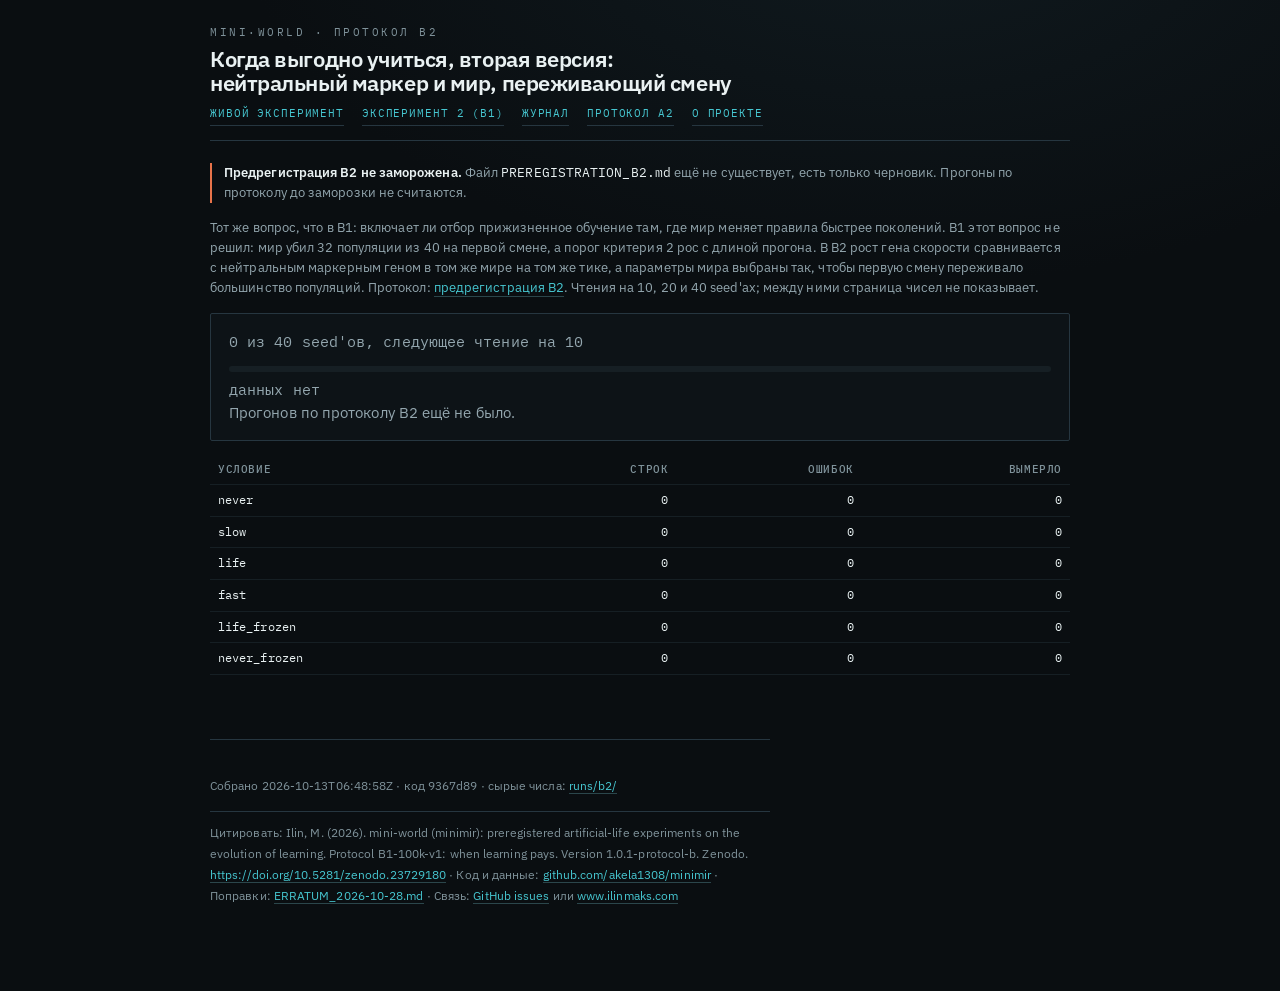
<file: docs/b2.html>
<!doctype html>
<html lang="ru">
<head>
<meta charset="utf-8">
<meta name="viewport" content="width=device-width,initial-scale=1">
<title>mini·world: протокол B2</title>
<meta name="robots" content="noindex">
<link rel="icon" href="favicon.svg">
<link rel="stylesheet" href="site.css">
<style>
:root{--ground:#0a0e11;--panel:#10161a;--ink:#e9f1f2;--dim:#93a6ae;
  --cyan:#46c6d0;--amber:#e8734a;--coop:#4fd08a;}
*{box-sizing:border-box}
body{margin:0;background:radial-gradient(1200px 700px at 70% -10%,#101a1f 0%,var(--ground) 55%);
  color:var(--ink);font-family:var(--mono);line-height:1.55}
.wrap{max-width:900px;margin:0 auto;padding:24px 20px 70px}
header{border-bottom:1px solid var(--hair);padding-bottom:14px;margin-bottom:22px}
.eyebrow{font-size:11px;letter-spacing:2.5px;text-transform:uppercase;color:var(--faint)}
h1{font-size:22px;margin:6px 0 4px;font-weight:600}
h2{font-size:15px;margin:34px 0 10px;color:var(--cyan);font-weight:600}
p{color:var(--dim);font-size:13px} a{color:var(--cyan)}
nav a{font-family:var(--mono);font-size:11px;letter-spacing:.08em;text-transform:uppercase;border:0;border-radius:0;padding:4px 0;margin-right:18px;display:inline-block;box-shadow:inset 0 -1px 0 var(--hair)}
nav a:hover{color:var(--ink);box-shadow:inset 0 -1px 0 var(--cyan)}
body{font-family:var(--sans);letter-spacing:.005em} h1{font-size:22px;letter-spacing:-.02em;max-width:none} h2{font-family:var(--sans);letter-spacing:-.01em} h2::before{content:none}
table,th,td,.mono,.big{font-family:var(--mono)} .eyebrow{font-family:var(--mono);border:0;padding:0;margin:0;max-width:none}
p{max-width:none} .bar{border-radius:0}
.card{display:block;background:#0d1317;border:1px solid var(--hair);border-radius:2px;padding:16px 18px;margin:14px 0}
.big{font-size:19px;color:var(--ink);margin:0 0 6px}
.bar{height:6px;background:#161f24;border-radius:3px;overflow:hidden;margin:12px 0 6px} .bar i{display:block;height:100%;background:var(--cyan)}
table{width:100%;border-collapse:collapse;font-size:12px;margin-top:8px}
th,td{text-align:right;padding:6px 8px;border-bottom:1px solid #161f24}
th{color:var(--faint);font-weight:500;font-size:11px;text-transform:uppercase;letter-spacing:.6px}
th:first-child,td:first-child{text-align:left} .mono{color:var(--ink)}
.yes{color:var(--coop)} .no{color:var(--amber)} .muted{color:var(--faint);font-size:12px}
.note{border-left:2px solid var(--amber);padding-left:12px;color:var(--dim)}
</style>
</head>
<body><div class="wrap">
<header>
<div class="eyebrow">mini·world · протокол B2</div>
<h1>Когда выгодно учиться, вторая версия: нейтральный маркер и мир, переживающий смену</h1>
<nav><a href="index.html">живой эксперимент</a><a href="results-b.html">эксперимент 2 (B1)</a><a href="journal.html">журнал</a><a href="a2.html">протокол A2</a><a href="about.html">о проекте</a></nav>
</header>
<p class="note"><b>Предрегистрация B2 не заморожена.</b> Файл <span class="mono">PREREGISTRATION_B2.md</span> ещё не существует, есть только черновик. Прогоны по протоколу до заморозки не считаются.</p>
<p>Тот же вопрос, что в B1: включает ли отбор прижизненное обучение там, где мир меняет правила быстрее
поколений. B1 этот вопрос не решил: мир убил 32 популяции из 40 на первой смене, а порог критерия 2
рос с длиной прогона. В B2 рост гена скорости сравнивается с нейтральным маркерным геном в том же мире
на том же тике, а параметры мира выбраны так, чтобы первую смену переживало большинство популяций.
Протокол: <a href="https://github.com/akela1308/minimir/blob/main/PREREGISTRATION_B2_черновик.md">предрегистрация B2</a>.
Чтения на 10, 20 и 40 seed'ах; между ними страница чисел не показывает.</p>

<div class="card"><p class="big">0 из 40 seed'ов, следующее чтение на 10</p>
<div class="bar"><i style="width:0%"></i></div>
<p class="big">данных нет</p><p>Прогонов по протоколу B2 ещё не было.</p></div>
<table><tr><th>условие</th><th>строк</th><th>ошибок</th><th>вымерло</th></tr><tr><td class="mono">never</td><td>0</td><td>0</td><td>0</td></tr><tr><td class="mono">slow</td><td>0</td><td>0</td><td>0</td></tr><tr><td class="mono">life</td><td>0</td><td>0</td><td>0</td></tr><tr><td class="mono">fast</td><td>0</td><td>0</td><td>0</td></tr><tr><td class="mono">life_frozen</td><td>0</td><td>0</td><td>0</td></tr><tr><td class="mono">never_frozen</td><td>0</td><td>0</td><td>0</td></tr></table>

<footer><p class="muted">Собрано 2026-10-13T06:48:58Z · код 9367d89 · сырые числа:
<a href="https://github.com/akela1308/minimir/tree/main/runs/b2">runs/b2/</a></p><p class="muted"><span class="cite">Цитировать: Ilin, M. (2026). mini-world (minimir): preregistered artificial-life experiments on the evolution of learning. Protocol B1-100k-v1: when learning pays. Version 1.0.1-protocol-b. Zenodo. <a href="https://doi.org/10.5281/zenodo.23729180" target="_blank" rel="noopener">https://doi.org/10.5281/zenodo.23729180</a> · Код и данные: <a href="https://github.com/akela1308/minimir" target="_blank" rel="noopener">github.com/akela1308/minimir</a> · Поправки: <a href="https://github.com/akela1308/minimir/blob/main/ERRATUM_2026-10-28.md" target="_blank" rel="noopener">ERRATUM_2026-10-28.md</a> · Связь: <a href="https://github.com/akela1308/minimir/issues" target="_blank" rel="noopener">GitHub issues</a> или <a href="https://www.ilinmaks.com/" target="_blank" rel="noopener">www.ilinmaks.com</a></span></p></footer>
</div></body></html>
</file>
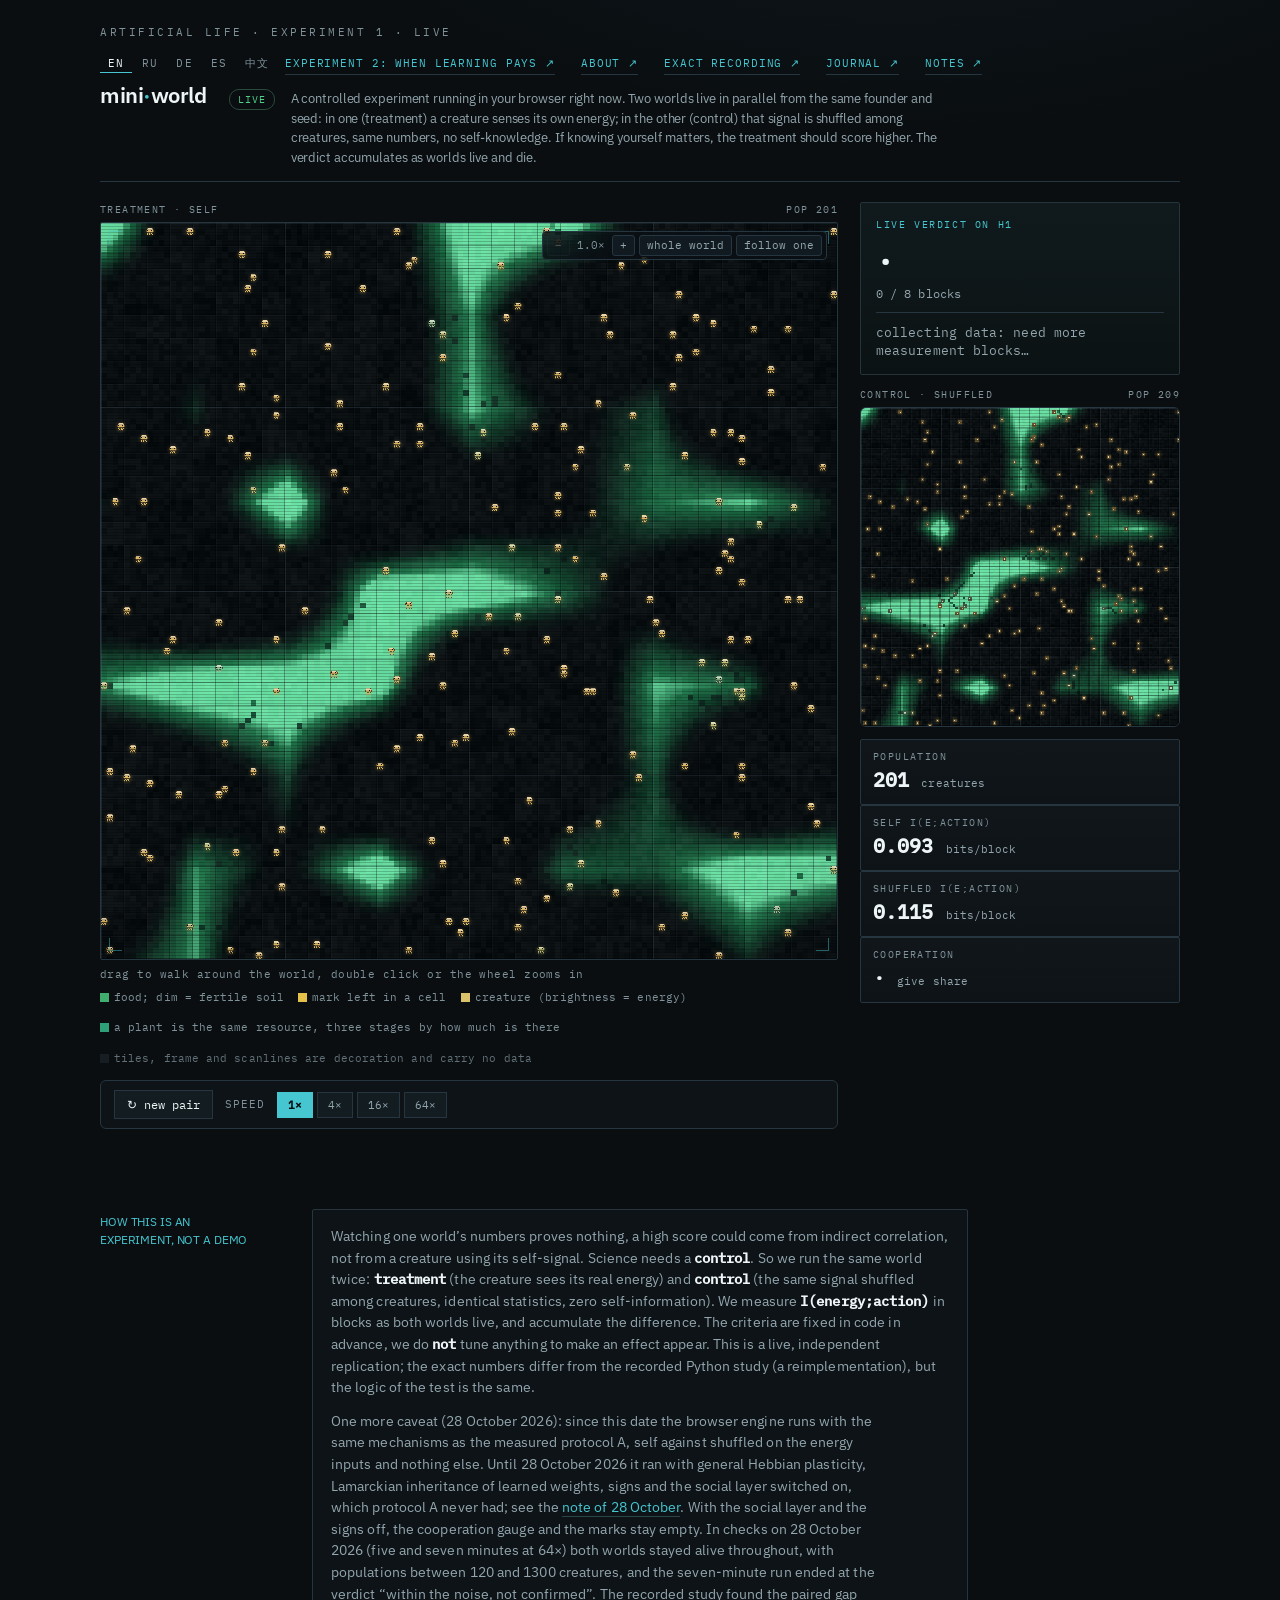
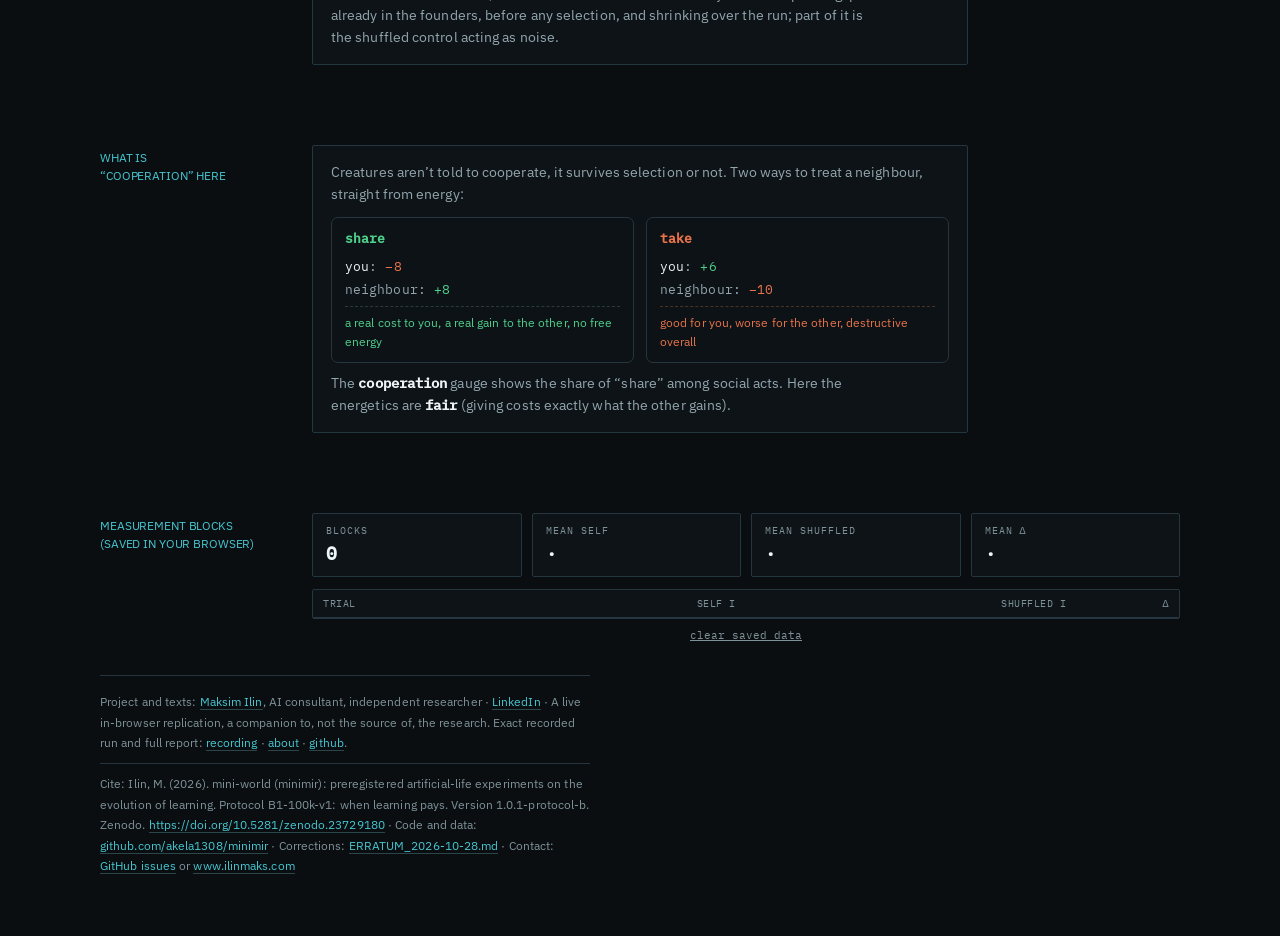
<file: docs/interoception.html>
<!doctype html>
<html lang="en">
<head>
<meta charset="utf-8">
<meta name="viewport" content="width=device-width, initial-scale=1">
<title>mini·world, experiment 1: interoception (self vs shuffled)</title>
<meta name="description" content="A controlled artificial-life experiment running live in your browser: two worlds (treatment vs shuffled control) evolve in parallel and a running verdict on whether self-knowledge changes behaviour accumulates as worlds live and die. No fitness function, no reward, selection only.">
<meta name="keywords" content="artificial life, ALife, evolutionary simulation, agent-based model, emergence of needs, interoception, cooperation, altruism, Vygotsky, Ilyenkov, internalization, sign, neural network agents, open research, live simulation, in-browser, мини-мир, искусственная жизнь">
<meta name="author" content="Maksim Ilin">
<meta name="robots" content="index, follow, max-image-preview:large, max-snippet:-1">
<link rel="canonical" href="https://minimir.ilinmaks.com/interoception.html">
<link rel="icon" type="image/svg+xml" href="favicon.svg">
<meta property="og:type" content="website">
<meta property="og:site_name" content="mini-world">
<meta property="og:title" content="mini·world, experiment 1: interoception (self vs shuffled)">
<meta property="og:description" content="A controlled artificial-life experiment running live in your browser: two worlds (treatment vs shuffled control) evolve in parallel and a running verdict on whether self-knowledge changes behaviour accumulates as worlds live and die. No fitness function, no reward, selection only.">
<meta property="og:url" content="https://minimir.ilinmaks.com/interoception.html">
<meta property="og:image" content="https://minimir.ilinmaks.com/og.png">
<meta property="og:image:width" content="1200">
<meta property="og:image:height" content="630">
<meta name="twitter:card" content="summary_large_image">
<meta name="twitter:title" content="mini·world, experiment 1: interoception (self vs shuffled)">
<meta name="twitter:description" content="A controlled artificial-life experiment running live in your browser: two worlds (treatment vs shuffled control) evolve in parallel and a running verdict on whether self-knowledge changes behaviour accumulates as worlds live and die. No fitness function, no reward, selection only.">
<meta name="twitter:image" content="https://minimir.ilinmaks.com/og.png">
<script type="application/ld+json">{"@context":"https://schema.org","@graph":[{"@type":"WebSite","@id":"https://minimir.ilinmaks.com/#website","name":"mini-world","alternateName":"мини-мир","url":"https://minimir.ilinmaks.com/","description":"A controlled artificial-life experiment running live in your browser: two worlds (treatment vs shuffled control) evolve in parallel and a running verdict on whether self-knowledge changes behaviour accumulates as worlds live and die. No fitness function, no reward, selection only.","inLanguage":["en","ru","de","es","zh"],"keywords":"artificial life, ALife, evolutionary simulation, agent-based model, emergence of needs, interoception, cooperation, altruism, Vygotsky, Ilyenkov, internalization, sign, neural network agents, open research, live simulation, in-browser, мини-мир, искусственная жизнь","sameAs":["https://github.com/akela1308/minimir"],"author":{"@id":"https://minimir.ilinmaks.com/#author"}},{"@type":"Person","@id":"https://minimir.ilinmaks.com/#author","name":"Maksim Ilin","alternateName":"Максим Ильин","jobTitle":"AI consultant, independent researcher","url":"https://www.ilinmaks.com/","sameAs":["https://www.ilinmaks.com/","https://www.linkedin.com/in/ilinmaks/"]},{"@type":"SoftwareSourceCode","name":"mini-world","codeRepository":"https://github.com/akela1308/minimir","programmingLanguage":["Python","JavaScript"],"about":"Artificial-life engine testing whether need-like behaviour emerges from selection alone, with no fitness function.","url":"https://minimir.ilinmaks.com/"}]}</script>
</head>
<body>
<link rel="preload" href="fonts/ibm-plex-sans-latin-400-normal.woff2" as="font" type="font/woff2" crossorigin>
<link rel="stylesheet" href="site.css">
<style>
  *{box-sizing:border-box}
  body{margin:0;background:radial-gradient(1200px 700px at 70% -10%,#101a1f 0%,var(--ground) 55%);
    color:var(--ink);-webkit-font-smoothing:antialiased;line-height:1.5}
  .wrap{max-width:1120px;margin:0 auto;padding:24px 20px 60px}
  header{display:flex;flex-wrap:wrap;align-items:baseline;gap:8px 16px;
    border-bottom:1px solid var(--hair);padding-bottom:14px}
  .toprow{flex-basis:100%;display:flex;justify-content:space-between;align-items:center;gap:10px;flex-wrap:wrap}
  .eyebrow{font-size:11px;letter-spacing:2.5px;text-transform:uppercase;color:var(--faint)}
  .navr{display:flex;align-items:center;gap:8px;flex-wrap:wrap}
  .langbar{display:flex;gap:3px;background:#0c1216cc;border:1px solid var(--hair);border-radius:16px;padding:3px}
  .langbar button{font-family:var(--mono);font-size:11px;color:var(--dim);background:none;border:0;
    border-radius:12px;padding:4px 9px;cursor:pointer;letter-spacing:.4px}
  .langbar button.on{background:var(--cyan);color:var(--ground);font-weight:600}
  .langbar button:hover:not(.on){color:var(--ink)}
  .navlink{font-size:12px;color:var(--cyan);border:1px solid #2a3a41;border-radius:16px;padding:5px 12px;text-decoration:none}
  .navlink:hover{background:var(--cyan);color:var(--ground)}
  h1{font-size:22px;font-weight:600;letter-spacing:.5px;margin:0}
  h1 .dot{color:var(--cyan)}
  .live-badge{font-size:10px;letter-spacing:1px;text-transform:uppercase;color:var(--coop);
    border:1px solid #2a4a3a;border-radius:10px;padding:2px 8px;margin-left:6px;vertical-align:middle}
  .lede{flex-basis:100%;color:var(--dim);font-size:13px;max-width:82ch;margin-top:4px}

  .stage{display:grid;grid-template-columns:minmax(0,1fr) 320px;gap:22px;margin-top:20px;align-items:start}
  @media(max-width:880px){.stage{grid-template-columns:minmax(0,1fr)}}
  .worldwrap{position:relative}
  .zoombar{position:absolute;top:8px;right:10px;z-index:4;display:flex;gap:4px;align-items:center;
    background:#0a1014d9;border:1px solid var(--hair);border-radius:4px;padding:3px 4px;
    font-family:var(--mono);font-size:11px}
  .zoombar button{font-family:var(--mono);font-size:11px;background:#17222899;color:var(--dim);
    border:1px solid var(--hair);border-radius:3px;padding:3px 7px;cursor:pointer;line-height:1.2}
  .zoombar button:hover:not(:disabled){color:var(--cyan);border-color:var(--cyan)}
  .zoombar button:disabled{opacity:.35;cursor:default}
  .zoombar button.on{background:var(--cyan);color:var(--ground);border-color:var(--cyan)}
  .zoombar span{color:var(--faint);padding:0 3px;min-width:4ch;text-align:center}
  .zhint{margin-top:6px;font-family:var(--mono);font-size:11px;color:var(--faint);letter-spacing:.04em}
  @media(max-width:560px){
    .zoombar{top:6px;right:6px;gap:3px;padding:2px 3px}
    .zoombar button{padding:2px 5px;font-size:10px}
    .zoombar span{min-width:3ch;font-size:10px}
  }
  .legend{display:flex;gap:14px;flex-wrap:wrap;margin-top:6px;font-size:11px;color:var(--faint)}
  .legend i{display:inline-block;width:9px;height:9px;margin-right:5px;vertical-align:-1px}
  .legend>span{min-width:0}
  .wlabel{font-size:10px;letter-spacing:1.4px;text-transform:uppercase;color:var(--faint);
    margin-bottom:5px;display:flex;justify-content:space-between;flex-wrap:wrap;gap:2px 12px}
  .wlabel>span{min-width:0;overflow-wrap:anywhere}
  .wlabel b{color:var(--cyan);font-weight:600}
  .screen{position:relative;background:#05080a;border:1px solid var(--hair);border-radius:6px;
    overflow:hidden;box-shadow:inset 0 0 60px #04070980}
  canvas{display:block;width:100%;height:auto;image-rendering:pixelated}
  /* оформление экрана: сканлайны, виньетка, уголки терминала. Данных не несёт. */
  .screen,.ctrlworld{isolation:isolate}
  .screen::after,.ctrlworld::after{content:"";position:absolute;inset:0;z-index:2;
    pointer-events:none;
    background:
      repeating-linear-gradient(0deg,rgba(0,0,0,.20) 0 1px,rgba(0,0,0,0) 1px 3px),
      radial-gradient(130% 115% at 50% 42%,rgba(0,0,0,0) 52%,rgba(2,5,7,.55) 100%)}
  .screen::before{content:"";position:absolute;inset:8px;z-index:3;pointer-events:none;
    opacity:.45;
    background:
      linear-gradient(var(--cyan),var(--cyan)) 0 0/13px 1px no-repeat,
      linear-gradient(var(--cyan),var(--cyan)) 0 0/1px 13px no-repeat,
      linear-gradient(var(--cyan),var(--cyan)) 100% 0/13px 1px no-repeat,
      linear-gradient(var(--cyan),var(--cyan)) 100% 0/1px 13px no-repeat,
      linear-gradient(var(--cyan),var(--cyan)) 0 100%/13px 1px no-repeat,
      linear-gradient(var(--cyan),var(--cyan)) 0 100%/1px 13px no-repeat,
      linear-gradient(var(--cyan),var(--cyan)) 100% 100%/13px 1px no-repeat,
      linear-gradient(var(--cyan),var(--cyan)) 100% 100%/1px 13px no-repeat}
  .hud{position:absolute;top:8px;left:10px;font-size:11px;color:var(--dim);text-shadow:0 1px 2px #000}
  .hud b{color:var(--ink)}
  .splash{position:absolute;inset:0;display:flex;align-items:center;justify-content:center;
    background:#05080ae0;color:var(--cyan);font-size:13px;text-align:center;padding:20px}

  .rail{display:flex;flex-direction:column;gap:12px}
  .verdict{background:linear-gradient(180deg,#101a1c,#0b1214);border:1px solid #24343a;border-radius:8px;padding:14px 15px}
  .verdict .h{font-size:10px;letter-spacing:1.6px;text-transform:uppercase;color:var(--cyan)}
  .verdict .big{font-size:30px;font-weight:700;font-variant-numeric:tabular-nums;margin:6px 0 2px;letter-spacing:.5px}
  .verdict .sub{font-size:11.5px;color:var(--dim);font-variant-numeric:tabular-nums}
  .verdict .say{margin-top:10px;padding-top:10px;border-top:1px solid var(--hair);font-size:12.5px;line-height:1.45}
  .say.eff{color:var(--coop)} .say.weak{color:var(--mark)} .say.none{color:var(--amber)} .say.wait{color:var(--dim)}

  .ctrlworld{border:1px solid var(--hair);border-radius:6px;overflow:hidden;background:#05080a;position:relative}
  .ctrlworld .clab{position:absolute;top:6px;left:8px;font-size:9px;letter-spacing:1px;text-transform:uppercase;color:var(--faint);text-shadow:0 1px 2px #000}

  .gauge{background:linear-gradient(180deg,var(--panel),var(--panel2));border:1px solid var(--hair);
    border-radius:6px;padding:9px 12px}
  .gauge .lbl{font-size:10px;letter-spacing:1.4px;text-transform:uppercase;color:var(--faint)}
  .gauge .val{font-size:20px;font-weight:600;font-variant-numeric:tabular-nums;margin-top:1px}
  .gauge .unit{font-size:11px;color:var(--dim);font-weight:400}

  .transport{margin-top:14px;display:flex;align-items:center;gap:12px;background:var(--panel2);
    border:1px solid var(--hair);border-radius:6px;padding:9px 13px;flex-wrap:wrap}
  .tlabel{font-size:11px;color:var(--faint);letter-spacing:1px;text-transform:uppercase}
  .speed{display:flex;gap:4px}
  .speed button,.ctrlbtn{font-family:var(--mono);font-size:11px;background:#17222899;color:var(--dim);
    border:1px solid var(--hair);border-radius:4px;padding:5px 10px;cursor:pointer}
  .speed button.on{background:var(--cyan);color:var(--ground);font-weight:600;border-color:var(--cyan)}
  .ctrlbtn{color:var(--ink);font-size:12px;padding:6px 12px} .ctrlbtn:hover{border-color:var(--cyan);color:var(--cyan)}

  section{margin-top:28px}
  h2{font-size:12px;letter-spacing:1.6px;text-transform:uppercase;color:var(--cyan);margin:0 0 10px}
  .box{background:var(--panel2);border:1px solid var(--hair);border-radius:8px;padding:16px 18px;
    color:var(--dim);font-size:13.5px;line-height:1.6;max-width:82ch}
  .box b{color:var(--ink)} .flag{color:var(--mark)}
  .flow{display:flex;gap:12px;margin:12px 0 4px;flex-wrap:wrap}
  .fc{flex:1;min-width:180px;background:#0c1216;border:1px solid var(--hair);border-radius:7px;padding:11px 13px}
  .fc .ft{font-size:13px;font-weight:600;margin-bottom:6px}
  .fc.g .ft{color:var(--coop)} .fc.t .ft{color:var(--amber)}
  .fc .ln{font-size:12.5px;margin:3px 0;font-variant-numeric:tabular-nums}
  .pos{color:var(--coop)}.neg{color:var(--amber)}.you{color:var(--ink)}
  .fc .net{margin-top:7px;padding-top:7px;border-top:1px dashed #2a3a41;font-size:11.5px;color:var(--coop)}

  .agg{display:flex;gap:10px;flex-wrap:wrap;margin-bottom:12px}
  .aggcard{background:var(--panel2);border:1px solid var(--hair);border-radius:7px;padding:9px 13px;flex:1;min-width:120px}
  .aggcard .k{font-size:10px;letter-spacing:1px;text-transform:uppercase;color:var(--faint)}
  .aggcard .v{font-size:18px;font-weight:600;font-variant-numeric:tabular-nums;margin-top:2px}
  .tblwrap{overflow-x:auto;border:1px solid var(--hair);border-radius:8px}
  table{border-collapse:collapse;width:100%;font-size:12px;font-variant-numeric:tabular-nums}
  th,td{padding:6px 10px;text-align:right;white-space:nowrap}
  th{color:var(--faint);font-weight:400;letter-spacing:.5px;text-transform:uppercase;font-size:10px;
    border-bottom:1px solid var(--hair);position:sticky;top:0;background:var(--panel2)}
  td:first-child,th:first-child{text-align:left}
  tbody tr:nth-child(odd){background:#0d131755}
  .clearbtn{font-size:11px;color:var(--faint);background:none;border:0;cursor:pointer;text-decoration:underline;margin-top:8px}
  footer{margin-top:32px;padding-top:16px;border-top:1px solid var(--hair);color:var(--faint);font-size:12px;line-height:1.7}
  footer a{color:var(--cyan);text-decoration:none}

  /* --- согласование с общей системой стилей --- */
  body{font-family:var(--sans);letter-spacing:.005em}
  .eyebrow{font-family:var(--mono);border:0;padding:0;margin:0;max-width:none}
  .langbar{position:static;display:flex;gap:2px;background:none;border:0;border-radius:0;
    padding:0;margin:0;backdrop-filter:none;justify-content:flex-start;border-bottom:0}
  .langbar button{font-family:var(--mono);font-size:11px;letter-spacing:.1em;text-transform:uppercase;
    color:var(--faint);background:none;border:0;border-radius:0;padding:4px 8px 3px;
    box-shadow:inset 0 -1px 0 transparent}
  .langbar button.on{background:none;color:var(--ink);font-weight:400;box-shadow:inset 0 -1px 0 var(--cyan)}
  .langbar button:hover:not(.on){color:var(--body)}
  .navlink,nav a{font-family:var(--mono);font-size:11px;letter-spacing:.08em;text-transform:uppercase;
    border:0;border-radius:0;padding:4px 0;margin-right:18px;color:var(--cyan);
    box-shadow:inset 0 -1px 0 var(--hair)}
  .navlink:hover,nav a:hover{background:none;color:var(--ink);box-shadow:inset 0 -1px 0 var(--cyan)}
  h1{letter-spacing:-.02em}
  h2{font-family:var(--sans);letter-spacing:-.01em}
  h2::before{content:none}
  /* данные снова моноширинные: показания приборов, таблицы, счётчики */
  .hud,.gauge .val,.gauge .lbl,.gauge .unit,.aggcard .v,.aggcard .k,.verdict .big,.verdict .sub,
  .wlabel,.tlabel,.speed button,.ctrlbtn,.clearbtn,.live-badge,.stage,.big,.mono,
  table,th,td,.cp,.cpl,.ax,.bar,.box b,.fc .ln,.fc .ft{font-family:var(--mono)}
  .verdict,.aggcard,.gauge,.box,.card,.tblwrap,.screen,.chart{border-radius:2px}
  .speed button,.ctrlbtn,.clearbtn,.navlink{border-radius:0}
  .num,td,th,.mono,.big,.val,.hud,.gauge .val,.aggcard .v,.verdict .big{font-variant-numeric:tabular-nums}
</style>

<div class="wrap">
  <header>
    <div class="toprow">
      <div class="eyebrow" id="t_eye"></div>
      <div class="navr">
        <div class="langbar" role="group" aria-label="language">
          <button data-set="en">EN</button><button data-set="ru">RU</button><button data-set="de">DE</button><button data-set="es">ES</button><button data-set="zh">中文</button>
        </div>
        <a class="navlink" id="t_exp2" href="index.html"></a>
        <a class="navlink" id="t_about" href="about.html"></a>
        <a class="navlink" id="t_rec" href="sim.html"></a>
        <a class="navlink" id="t_journal" href="journal.html"></a>
        <a class="navlink" id="t_agi" href="notes.html"></a>
      </div>
    </div>
    <h1 id="t_brand"></h1><span class="live-badge" id="t_live">live</span>
    <div class="lede" id="t_lede"></div>
  </header>

  <div class="stage">
    <div>
      <div class="worldwrap">
        <div class="wlabel"><span id="t_self"></span><span id="hudS"></span></div>
        <div class="screen">
          <div class="zoombar" id="zoombar">
            <button data-z="-1">−</button><span id="zlevel">1.0×</span><button data-z="1">+</button>
            <button id="zfit"></button><button id="zfollow"></button>
          </div>
          <canvas id="wS" width="512" height="512" role="img" aria-label="treatment world"></canvas>
          <div class="splash" id="splash"></div>
        </div>
        <div class="zhint" id="zhint"></div>
        <div class="legend" id="legend"></div>
      </div>
      <div class="transport">
        <button class="ctrlbtn" id="newbtn"></button>
        <span class="tlabel" id="t_speed"></span>
        <div class="speed" id="speed">
          <button data-s="1" class="on">1×</button><button data-s="4">4×</button>
          <button data-s="16">16×</button><button data-s="64">64×</button>
        </div>
      </div>
    </div>

    <div class="rail" id="rail">
      <div class="verdict">
        <div class="h" id="t_verdict_h"></div>
        <div class="big" id="v_big">·</div>
        <div class="sub" id="v_sub"></div>
        <div class="say wait" id="v_say"></div>
      </div>
      <div>
        <div class="wlabel"><span id="t_ctrl"></span><span id="hudC"></span></div>
        <div class="ctrlworld"><canvas id="wC" width="256" height="256" role="img" aria-label="control world"></canvas></div>
      </div>
      <div id="gauges"></div>
    </div>
  </div>

  <section>
    <h2 id="t_how_h"></h2>
    <div class="box" id="howbox"></div>
  </section>

  <section>
    <h2 id="t_coop_h"></h2>
    <div class="box" id="coopbox"></div>
  </section>

  <section>
    <h2 id="t_log_h"></h2>
    <div class="agg" id="agg"></div>
    <div class="tblwrap"><table><thead id="thead"></thead><tbody id="tbody"></tbody></table></div>
    <button class="clearbtn" id="clearbtn"></button>
  </section>

  <footer id="t_foot"></footer>
</div>

<script src="engine.js"></script>
<script src="render.js"></script>
<script>
const I18N={
 en:{lg_plant:"a plant is the same resource, three stages by how much is there",z_fit:"whole world",z_follow:"follow one",z_hint:"drag to walk around the world, double click or the wheel zooms in",lg_res:"food; dim = fertile soil",lg_mark:"mark left in a cell",lg_creature:"creature (brightness = energy)",lg_decor:"tiles, frame and scanlines are decoration and carry no data",eye:"artificial life · experiment 1 · live",exp2:"experiment 2: when learning pays ↗",agi:"notes ↗",about:"about ↗",rec:"exact recording ↗",journal:"journal ↗",live:"live",
  brand:'mini<span class="dot">·</span>world',
  lede:"A controlled experiment running in your browser right now. Two worlds live in parallel from the same founder and seed: in one (treatment) a creature senses its own energy; in the other (control) that signal is shuffled among creatures, same numbers, no self-knowledge. If knowing yourself matters, the treatment should score higher. The verdict accumulates as worlds live and die.",
  self:"treatment · self",ctrl:"control · shuffled",speed:"speed",newpair:"↻ new pair",seeding:"seeding a viable world…",
  hud_pop:"pop",hud_warm:"warm-up",hud_social:"social",
  verdict_h:"live verdict on H1",v_delta:"self − shuffled",v_ci:"95% interval",v_noise:"world noise 2σ",v_blocks:"blocks",v_bits:"bits",
  v_wait:"collecting data: need more measurement blocks…",
  v_eff:"the treatment scores higher than the control in this browser run; the recorded study found the same paired gap, inherited from the founders and shrinking with time.",
  v_weak:"self beats the control, but the gap is within the world’s noise: not confirmed (this matches the recorded study).",
  v_none:"not distinguishable from the control’s noise.",
  g_pop:"population",g_pop_u:"creatures",g_smi:"self I(E;action)",g_cmi:"shuffled I(E;action)",g_mi_u:"bits/block",g_coop:"cooperation",g_coop_u:"give share",
  how_h:"how this is an experiment, not a demo",
  caveat:"One more caveat (28 October 2026): since this date the browser engine runs with the same mechanisms as the measured protocol A, self against shuffled on the energy inputs and nothing else. Until 28 October 2026 it ran with general Hebbian plasticity, Lamarckian inheritance of learned weights, signs and the social layer switched on, which protocol A never had; see the <a href='notes.html'>note of 28 October</a>. With the social layer and the signs off, the cooperation gauge and the marks stay empty. In checks on 28 October 2026 (five and seven minutes at 64×) both worlds stayed alive throughout, with populations between 120 and 1300 creatures, and the seven-minute run ended at the verdict “within the noise, not confirmed”. The recorded study found the paired gap already in the founders, before any selection, and shrinking over the run; part of it is the shuffled control acting as noise.",
  how:"Watching one world’s numbers proves nothing, a high score could come from indirect correlation, not from a creature using its self-signal. Science needs a <b>control</b>. So we run the same world twice: <b>treatment</b> (the creature sees its real energy) and <b>control</b> (the same signal shuffled among creatures, identical statistics, zero self-information). We measure <b>I(energy;action)</b> in blocks as both worlds live, and accumulate the difference. The criteria are fixed in code in advance, we do <b>not</b> tune anything to make an effect appear. This is a live, independent replication; the exact numbers differ from the recorded Python study (a reimplementation), but the logic of the test is the same.",
  coop_h:"what is “cooperation” here",
  coop:'Creatures aren’t told to cooperate, it survives selection or not. Two ways to treat a neighbour, straight from energy:',
  give_t:"share",give_l1:'<span class="you">you</span>: <span class="neg">−8</span>',give_l2:'neighbour: <span class="pos">+8</span>',give_net:"a real cost to you, a real gain to the other, no free energy",
  take_t:"take",take_l1:'<span class="you">you</span>: <span class="pos">+6</span>',take_l2:'neighbour: <span class="neg">−10</span>',take_net:"good for you, worse for the other, destructive overall",
  coop_after:'The <b>cooperation</b> gauge shows the share of “share” among social acts. Here the energetics are <b>fair</b> (giving costs exactly what the other gains).',
  log_h:"measurement blocks (saved in your browser)",
  a_blocks:"blocks",a_self:"mean self",a_shuf:"mean shuffled",a_diff:"mean Δ",
  c_t:"trial",c_self:"self I",c_shuf:"shuffled I",c_diff:"Δ",clear:"clear saved data",
  foot:'Project and texts: <a href="https://www.ilinmaks.com/" target="_blank" rel="noopener">Maksim Ilin</a>, AI consultant, independent researcher · <a href="https://www.linkedin.com/in/ilinmaks/" target="_blank" rel="noopener">LinkedIn</a> · A live in-browser replication, a companion to, not the source of, the research. Exact recorded run and full report: <a href="sim.html">recording</a> · <a href="about.html">about</a> · <a href="https://github.com/akela1308/minimir" target="_blank" rel="noopener">github</a>.<br><span class="cite">Cite: Ilin, M. (2026). mini-world (minimir): preregistered artificial-life experiments on the evolution of learning. Protocol B1-100k-v1: when learning pays. Version 1.0.1-protocol-b. Zenodo. <a href="https://doi.org/10.5281/zenodo.23729180" target="_blank" rel="noopener">https://doi.org/10.5281/zenodo.23729180</a> · Code and data: <a href="https://github.com/akela1308/minimir" target="_blank" rel="noopener">github.com/akela1308/minimir</a> · Corrections: <a href="https://github.com/akela1308/minimir/blob/main/ERRATUM_2026-10-28.md" target="_blank" rel="noopener">ERRATUM_2026-10-28.md</a> · Contact: <a href="https://github.com/akela1308/minimir/issues" target="_blank" rel="noopener">GitHub issues</a> or <a href="https://www.ilinmaks.com/" target="_blank" rel="noopener">www.ilinmaks.com</a></span>'},
 ru:{lg_plant:"растение это тот же ресурс, три стадии по его количеству",z_fit:"весь мир",z_follow:"за существом",z_hint:"тащите мышью, чтобы ходить по миру, двойной щелчок или колесо приближают",lg_res:"ресурс (еда), тускло = плодородная почва",lg_mark:"метка, оставленная в клетке",lg_creature:"существо (яркость = энергия)",lg_decor:"плитка, рамка и сканлайны это оформление, данных в них нет",eye:"искусственная жизнь · эксперимент 1 · живой",exp2:"эксперимент 2: когда выгодно учиться ↗",agi:"заметки ↗",about:"о проекте ↗",rec:"точная запись ↗",journal:"журнал ↗",live:"live",
  brand:'мини<span class="dot">·</span>мир',
  lede:"Контролируемый эксперимент, идущий прямо сейчас в твоём браузере. Два мира живут параллельно от одного предка и семени: в одном (лечение) существо чувствует свою энергию; в другом (контроль) тот же сигнал перемешан между особями, те же числа, ноль знания о себе. Если знать себя важно, у лечения показатель должен быть выше. Вердикт копится, пока миры живут и вымирают.",
  self:"лечение · self",ctrl:"контроль · shuffled",speed:"скорость",newpair:"↻ новая пара",seeding:"засеваю жизнеспособный мир…",
  hud_pop:"поп",hud_warm:"прогрев",hud_social:"социум",
  verdict_h:"живой вердикт по H1",v_delta:"self − shuffled",v_ci:"95% интервал",v_noise:"шум мира 2σ",v_blocks:"блоков",v_bits:"бит",
  v_wait:"копим данные: нужно больше измерительных блоков…",
  v_eff:"лечение выше контроля в этом браузерном прогоне; записанное исследование нашло ту же парную разницу, унаследованную от основателей и убывающую со временем.",
  v_weak:"self обгоняет контроль, но разрыв в пределах шума мира: не подтверждено (совпадает с записанным исследованием).",
  v_none:"неотличимо от шума контроля.",
  g_pop:"популяция",g_pop_u:"существ",g_smi:"self I(E;действие)",g_cmi:"shuffled I(E;действие)",g_mi_u:"бит/блок",g_coop:"кооперация",g_coop_u:"доля give",
  how_h:"почему это эксперимент, а не демо",
  caveat:"Ещё одна оговорка (28 октября 2026): с этого дня браузерный движок работает с теми же механизмами, что измеренный протокол A: self против shuffled на входах энергии и больше ничего. До 28 октября 2026 года он шёл с включёнными общей пластичностью Хебба, ламарковским наследованием выученных весов, знаками и социальным слоем, которых в протоколе A не было; см. <a href='notes.html'>заметку от 28 октября</a>. При выключенных социальном слое и знаках прибор «кооперация» и метки остаются пустыми. В проверках 28 октября 2026 года (пять и семь минут на 64×) оба мира прожили всё время при численности от 120 до 1300 существ, а семиминутный прогон закончился вердиктом «в пределах шума, не подтверждено». Записанное исследование нашло парную разницу уже у основателей, до всякого отбора, и по ходу прогона она убывает; часть её это шум, который вносит контроль shuffled.",
  how:"Смотреть на числа одного мира ничего не доказывает, высокий показатель может идти от косвенной корреляции, а не от того, что существо использует сигнал о себе. Науке нужен <b>контроль</b>. Поэтому мы гоняем один и тот же мир дважды: <b>лечение</b> (существо видит свою настоящую энергию) и <b>контроль</b> (тот же сигнал, переставленный между особями, та же статистика, ноль информации о себе). Меряем <b>I(энергия;действие)</b> блоками, пока оба мира живут, и копим разницу. Критерии зашиты в код заранее, мы <b>ничего</b> не крутим, чтобы эффект появился. Это живая независимая репликация; точные числа отличаются от записанного Python-исследования (движок переписан), но логика теста та же.",
  coop_h:"что такое «кооперация» здесь",
  coop:'Существ никто не заставляет сотрудничать это либо закрепляется отбором, либо нет. Два способа обойтись с соседом, прямо из энергии:',
  give_t:"поделиться",give_l1:'<span class="you">ты</span>: <span class="neg">−8</span>',give_l2:'сосед: <span class="pos">+8</span>',give_net:"реальная цена тебе, реальная польза другому, без бесплатной энергии",
  take_t:"отнять",take_l1:'<span class="you">ты</span>: <span class="pos">+6</span>',take_l2:'сосед: <span class="neg">−10</span>',take_net:"тебе хорошо, другому хуже, в сумме разрушительно",
  coop_after:'Прибор <b>кооперация</b>: доля «поделиться» среди социальных актов. Здесь энергетика <b>честная</b> (отдать стоит ровно столько, сколько получает другой).',
  log_h:"измерительные блоки (сохранены в твоём браузере)",
  a_blocks:"блоков",a_self:"среднее self",a_shuf:"среднее shuffled",a_diff:"среднее Δ",
  c_t:"пара",c_self:"self I",c_shuf:"shuffled I",c_diff:"Δ",clear:"очистить сохранённое",
  foot:'Проект и тексты: <a href="https://www.ilinmaks.com/" target="_blank" rel="noopener">Максим Ильин</a>, AI-консультант, независимый исследователь · <a href="https://www.linkedin.com/in/ilinmaks/" target="_blank" rel="noopener">LinkedIn</a> · Живая браузерная репликация, спутник исследования, а не его источник. Точная запись и полный отчёт: <a href="sim.html">запись</a> · <a href="about.html">о проекте</a> · <a href="https://github.com/akela1308/minimir" target="_blank" rel="noopener">github</a>.<br><span class="cite">Цитировать: Ilin, M. (2026). mini-world (minimir): preregistered artificial-life experiments on the evolution of learning. Protocol B1-100k-v1: when learning pays. Version 1.0.1-protocol-b. Zenodo. <a href="https://doi.org/10.5281/zenodo.23729180" target="_blank" rel="noopener">https://doi.org/10.5281/zenodo.23729180</a> · Код и данные: <a href="https://github.com/akela1308/minimir" target="_blank" rel="noopener">github.com/akela1308/minimir</a> · Поправки: <a href="https://github.com/akela1308/minimir/blob/main/ERRATUM_2026-10-28.md" target="_blank" rel="noopener">ERRATUM_2026-10-28.md</a> · Связь: <a href="https://github.com/akela1308/minimir/issues" target="_blank" rel="noopener">GitHub issues</a> или <a href="https://www.ilinmaks.com/" target="_blank" rel="noopener">www.ilinmaks.com</a></span>'},
 de:{lg_plant:"eine Pflanze ist derselbe Vorrat, drei Stufen nach seiner Menge",z_fit:"ganze Welt",z_follow:"einem folgen",z_hint:"ziehen, um durch die Welt zu gehen, Doppelklick oder Mausrad zoomt",lg_res:"Futter; blass = fruchtbarer Boden",lg_mark:"Markierung in einer Zelle",lg_creature:"Wesen (Helligkeit = Energie)",lg_decor:"Kacheln, Rahmen und Scanlines sind Dekoration und tragen keine Daten",eye:"künstliches leben · experiment 1 · live",exp2:"experiment 2: wann lernen sich lohnt ↗",agi:"Notizen ↗",about:"über ↗",rec:"exakte aufnahme ↗",journal:"journal ↗",live:"live",
  brand:'mini<span class="dot">·</span>welt',
  lede:"Ein kontrolliertes Experiment, das gerade in deinem Browser läuft. Zwei Welten leben parallel aus demselben Ahnen und Samen: in einer (Behandlung) spürt ein Wesen seine eigene Energie; in der anderen (Kontrolle) ist dieses Signal unter den Wesen gemischt, gleiche Zahlen, kein Selbstwissen. Wenn Selbsterkenntnis zählt, sollte die Behandlung höher liegen. Das Urteil wächst, während Welten leben und sterben.",
  self:"Behandlung · self",ctrl:"Kontrolle · shuffled",speed:"Tempo",newpair:"↻ neues Paar",seeding:"säe eine lebensfähige Welt…",
  hud_pop:"Pop",hud_warm:"Aufwärmen",hud_social:"sozial",
  verdict_h:"Live-Urteil zu H1",v_delta:"self − shuffled",v_ci:"95%-Intervall",v_noise:"Weltrauschen 2σ",v_blocks:"Blöcke",v_bits:"Bit",
  v_wait:"sammle Daten: mehr Messblöcke nötig…",
  v_eff:"die Behandlung liegt in diesem Browserlauf über der Kontrolle; die aufgezeichnete Studie fand denselben gepaarten Abstand, von den Gründern ererbt und mit der Zeit schrumpfend.",
  v_weak:"self schlägt die Kontrolle, aber der Abstand liegt im Weltrauschen: nicht bestätigt (deckt sich mit der aufgezeichneten Studie).",
  v_none:"nicht vom Rauschen der Kontrolle unterscheidbar.",
  g_pop:"Population",g_pop_u:"Wesen",g_smi:"self I(E;Handlung)",g_cmi:"shuffled I(E;Handlung)",g_mi_u:"Bit/Block",g_coop:"Kooperation",g_coop_u:"Geben-Anteil",
  how_h:"warum das ein Experiment ist, keine Demo",
  caveat:"Ein weiterer Vorbehalt (28. Oktober 2026): seit diesem Tag läuft die Browser-Engine mit denselben Mechanismen wie das gemessene Protokoll A, self gegen shuffled auf den Energie-Eingängen und sonst nichts. Bis zum 28. Oktober 2026 lief sie mit eingeschalteter allgemeiner Hebb-Plastizität, lamarckscher Vererbung gelernter Gewichte, Zeichen und sozialer Schicht, die Protokoll A nie hatte; siehe die <a href='notes.html'>Notiz vom 28. Oktober</a>. Bei ausgeschalteter sozialer Schicht und ausgeschalteten Zeichen bleiben die Anzeige Kooperation und die Markierungen leer. Bei Prüfungen am 28. Oktober 2026 (fünf und sieben Minuten bei 64×) blieben beide Welten die ganze Zeit am Leben, mit Populationen zwischen 120 und 1300 Wesen, und der Sieben-Minuten-Lauf endete mit dem Urteil „im Rauschen, nicht bestätigt“. Die aufgezeichnete Studie fand den gepaarten Abstand schon bei den Gründern, vor jeder Selektion, und er schrumpft im Lauf; ein Teil davon ist die shuffled-Kontrolle, die als Rauschen wirkt.",
  how:"Die Zahlen einer Welt zu betrachten beweist nichts, ein hoher Wert könnte aus indirekter Korrelation stammen, nicht daraus, dass ein Wesen sein Selbstsignal nutzt. Wissenschaft braucht eine <b>Kontrolle</b>. Also führen wir dieselbe Welt zweimal: <b>Behandlung</b> (das Wesen sieht seine echte Energie) und <b>Kontrolle</b> (dasselbe Signal unter den Wesen gemischt, gleiche Statistik, null Selbstinformation). Wir messen <b>I(Energie;Handlung)</b> in Blöcken, während beide Welten leben, und sammeln die Differenz. Die Kriterien stehen vorab im Code, wir <b>optimieren nichts</b>, damit ein Effekt erscheint. Eine lebende, unabhängige Replikation; die genauen Zahlen weichen von der aufgezeichneten Python-Studie ab (Reimplementierung), doch die Logik des Tests ist dieselbe.",
  coop_h:"was „Kooperation“ hier bedeutet",
  coop:'Den Wesen wird nicht befohlen zu kooperieren, es setzt sich durch Selektion durch oder nicht. Zwei Weisen, mit einem Nachbarn umzugehen, direkt aus der Energie:',
  give_t:"teilen",give_l1:'<span class="you">du</span>: <span class="neg">−8</span>',give_l2:'Nachbar: <span class="pos">+8</span>',give_net:"echte Kosten für dich, echter Gewinn für den anderen, keine Gratis-Energie",
  take_t:"nehmen",take_l1:'<span class="you">du</span>: <span class="pos">+6</span>',take_l2:'Nachbar: <span class="neg">−10</span>',take_net:"gut für dich, schlechter für den anderen, insgesamt zerstörerisch",
  coop_after:'Die Anzeige <b>Kooperation</b> zeigt den Anteil des „Teilens“. Hier ist die Energetik <b>fair</b> (Geben kostet genau das, was der andere gewinnt).',
  log_h:"Messblöcke (in deinem Browser gespeichert)",
  a_blocks:"Blöcke",a_self:"Mittel self",a_shuf:"Mittel shuffled",a_diff:"Mittel Δ",
  c_t:"Paar",c_self:"self I",c_shuf:"shuffled I",c_diff:"Δ",clear:"gespeicherte Daten löschen",
  foot:'Projekt und Texte: <a href="https://www.ilinmaks.com/" target="_blank" rel="noopener">Maksim Ilin</a>, KI-Berater, unabhängiger Forscher · <a href="https://www.linkedin.com/in/ilinmaks/" target="_blank" rel="noopener">LinkedIn</a> · Eine live im Browser laufende Replikation, Begleiter, nicht Quelle der Forschung. Aufnahme und Bericht: <a href="sim.html">Aufnahme</a> · <a href="about.html">über</a> · <a href="https://github.com/akela1308/minimir" target="_blank" rel="noopener">github</a>.<br><span class="cite">Zitieren: Ilin, M. (2026). mini-world (minimir): preregistered artificial-life experiments on the evolution of learning. Protocol B1-100k-v1: when learning pays. Version 1.0.1-protocol-b. Zenodo. <a href="https://doi.org/10.5281/zenodo.23729180" target="_blank" rel="noopener">https://doi.org/10.5281/zenodo.23729180</a> · Code und Daten: <a href="https://github.com/akela1308/minimir" target="_blank" rel="noopener">github.com/akela1308/minimir</a> · Korrekturen: <a href="https://github.com/akela1308/minimir/blob/main/ERRATUM_2026-10-28.md" target="_blank" rel="noopener">ERRATUM_2026-10-28.md</a> · Kontakt: <a href="https://github.com/akela1308/minimir/issues" target="_blank" rel="noopener">GitHub issues</a> oder <a href="https://www.ilinmaks.com/" target="_blank" rel="noopener">www.ilinmaks.com</a></span>'},
 es:{lg_plant:"una planta es el mismo recurso, tres etapas según su cantidad",z_fit:"mundo entero",z_follow:"seguir a una",z_hint:"arrastre para recorrer el mundo, doble clic o la rueda acercan",lg_res:"comida; tenue = suelo fértil",lg_mark:"marca dejada en una celda",lg_creature:"criatura (brillo = energía)",lg_decor:"las baldosas, el marco y las líneas de barrido son decoración y no llevan datos",eye:"vida artificial · experimento 1 · en vivo",exp2:"experimento 2: cuándo aprender compensa ↗",agi:"notas ↗",about:"acerca ↗",rec:"grabación exacta ↗",journal:"diario ↗",live:"en vivo",
  brand:'mini<span class="dot">·</span>mundo',
  lede:"Un experimento controlado ejecutándose ahora mismo en tu navegador. Dos mundos viven en paralelo desde el mismo fundador y semilla: en uno (tratamiento) una criatura percibe su propia energía; en el otro (control) esa señal se baraja entre las criaturas, mismos números, cero autoconocimiento. Si conocerse importa, el tratamiento debería puntuar más. El veredicto se acumula mientras los mundos viven y mueren.",
  self:"tratamiento · self",ctrl:"control · shuffled",speed:"velocidad",newpair:"↻ nuevo par",seeding:"sembrando un mundo viable…",
  hud_pop:"pobl",hud_warm:"calentamiento",hud_social:"social",
  verdict_h:"veredicto en vivo sobre H1",v_delta:"self − shuffled",v_ci:"intervalo 95%",v_noise:"ruido del mundo 2σ",v_blocks:"bloques",v_bits:"bits",
  v_wait:"recogiendo datos: faltan más bloques de medición…",
  v_eff:"el tratamiento puntúa más alto que el control en esta corrida del navegador; el estudio grabado halló la misma diferencia emparejada, heredada de los fundadores y menguante con el tiempo.",
  v_weak:"self supera al control, pero la diferencia está dentro del ruido del mundo: no confirmado (coincide con el estudio grabado).",
  v_none:"indistinguible del ruido del control.",
  g_pop:"población",g_pop_u:"criaturas",g_smi:"self I(E;acción)",g_cmi:"shuffled I(E;acción)",g_mi_u:"bits/bloque",g_coop:"cooperación",g_coop_u:"proporción dar",
  how_h:"por qué esto es un experimento, no una demo",
  caveat:"Una advertencia más (28 de octubre de 2026): desde esa fecha el motor del navegador corre con los mismos mecanismos que el protocolo A medido, self contra shuffled en las entradas de energía y nada más. Hasta el 28 de octubre de 2026 corría con la plasticidad hebbiana general, la herencia lamarckiana de los pesos aprendidos, los signos y la capa social encendidos, que el protocolo A nunca tuvo; véase la <a href='notes.html'>nota del 28 de octubre</a>. Con la capa social y los signos apagados, el indicador de cooperación y las marcas quedan vacíos. En comprobaciones el 28 de octubre de 2026 (cinco y siete minutos a 64×) los dos mundos siguieron vivos todo el tiempo, con poblaciones de entre 120 y 1300 criaturas, y la corrida de siete minutos terminó con el veredicto «dentro del ruido, no confirmado». El estudio grabado halló la diferencia emparejada ya en los fundadores, antes de cualquier selección, y mengua a lo largo de la corrida; parte de ella es el control shuffled actuando como ruido.",
  how:"Mirar los números de un mundo no prueba nada, una puntuación alta podría venir de correlación indirecta, no de que la criatura use su señal propia. La ciencia necesita un <b>control</b>. Así que ejecutamos el mismo mundo dos veces: <b>tratamiento</b> (la criatura ve su energía real) y <b>control</b> (la misma señal barajada entre las criaturas, estadística idéntica, cero información propia). Medimos <b>I(energía;acción)</b> por bloques mientras ambos mundos viven, y acumulamos la diferencia. Los criterios están fijados en el código de antemano, <b>no</b> ajustamos nada para que aparezca un efecto. Es una réplica viva e independiente; los números exactos difieren del estudio grabado en Python (una reimplementación), pero la lógica de la prueba es la misma.",
  coop_h:"qué es la “cooperación” aquí",
  coop:'A las criaturas no se les ordena cooperar, o lo fija la selección o no. Dos formas de tratar a un vecino, directas de la energía:',
  give_t:"compartir",give_l1:'<span class="you">tú</span>: <span class="neg">−8</span>',give_l2:'vecino: <span class="pos">+8</span>',give_net:"un coste real para ti, una ganancia real para el otro, sin energía gratis",
  take_t:"quitar",take_l1:'<span class="you">tú</span>: <span class="pos">+6</span>',take_l2:'vecino: <span class="neg">−10</span>',take_net:"bueno para ti, peor para el otro, destructivo en conjunto",
  coop_after:'El indicador <b>cooperación</b> muestra la proporción de “compartir”. Aquí la energética es <b>justa</b> (dar cuesta exactamente lo que el otro recibe).',
  log_h:"bloques de medición (guardados en tu navegador)",
  a_blocks:"bloques",a_self:"media self",a_shuf:"media shuffled",a_diff:"media Δ",
  c_t:"par",c_self:"self I",c_shuf:"shuffled I",c_diff:"Δ",clear:"borrar datos guardados",
  foot:'Proyecto y textos: <a href="https://www.ilinmaks.com/" target="_blank" rel="noopener">Maksim Ilin</a>, consultor de IA, investigador independiente · <a href="https://www.linkedin.com/in/ilinmaks/" target="_blank" rel="noopener">LinkedIn</a> · Una réplica en vivo en el navegador, compañera, no fuente, de la investigación. Grabación e informe: <a href="sim.html">grabación</a> · <a href="about.html">acerca</a> · <a href="https://github.com/akela1308/minimir" target="_blank" rel="noopener">github</a>.<br><span class="cite">Citar: Ilin, M. (2026). mini-world (minimir): preregistered artificial-life experiments on the evolution of learning. Protocol B1-100k-v1: when learning pays. Version 1.0.1-protocol-b. Zenodo. <a href="https://doi.org/10.5281/zenodo.23729180" target="_blank" rel="noopener">https://doi.org/10.5281/zenodo.23729180</a> · Código y datos: <a href="https://github.com/akela1308/minimir" target="_blank" rel="noopener">github.com/akela1308/minimir</a> · Correcciones: <a href="https://github.com/akela1308/minimir/blob/main/ERRATUM_2026-10-28.md" target="_blank" rel="noopener">ERRATUM_2026-10-28.md</a> · Contacto: <a href="https://github.com/akela1308/minimir/issues" target="_blank" rel="noopener">GitHub issues</a> o <a href="https://www.ilinmaks.com/" target="_blank" rel="noopener">www.ilinmaks.com</a></span>'},
 zh:{lg_plant:"植物就是同一份资源，按数量分三个阶段",z_fit:"整个世界",z_follow:"跟随一只",z_hint:"拖动即可在世界里走动，双击或滚轮可放大",lg_res:"食物（资源）；暗色＝肥沃土壤",lg_mark:"留在格子里的记号",lg_creature:"生物（亮度即能量）",lg_decor:"地砖、边框与扫描线属于装饰，不携带数据",eye:"人工生命 · 实验 1 · 实时",exp2:"实验 2：何时学习才划算 ↗",agi:"札记 ↗",about:"关于 ↗",rec:"精确录制 ↗",journal:"观测日志 ↗",live:"实时",
  brand:'微<span class="dot">·</span>世界',
  lede:"一个此刻正在你浏览器里运行的对照实验。两个世界从同一祖先与同一种子并行生活：其一（处理组）生物能感知自己的能量；另一（对照组）该信号在生物间被打乱——数字相同，却毫无自我信息。若“认识自己”重要，处理组的分数应更高。随着世界不断生死，结论会不断累积。",
  self:"处理组 · self",ctrl:"对照组 · shuffled",speed:"速度",newpair:"↻ 新的一对",seeding:"正在播种一个可存活的世界…",
  hud_pop:"种群",hud_warm:"预热",hud_social:"社会",
  verdict_h:"关于 H1 的实时结论",v_delta:"self − shuffled",v_ci:"95% 区间",v_noise:"世界噪声 2σ",v_blocks:"区块",v_bits:"比特",
  v_wait:"正在收集数据——需要更多测量区块…",
  v_eff:"在这次浏览器运行中处理组高于对照组；录制的研究发现了同样的配对差距，它继承自奠基者并随时间缩小。",
  v_weak:"self 胜过对照组，但差距仍在世界噪声之内——未确认（与录制的研究一致）。",
  v_none:"与对照组的噪声无法区分。",
  g_pop:"种群",g_pop_u:"个体",g_smi:"self I(能量;行为)",g_cmi:"shuffled I(能量;行为)",g_mi_u:"比特/区块",g_coop:"合作",g_coop_u:"给予占比",
  how_h:"为什么这是实验，而非演示",
  caveat:"还有一条说明（2026 年 10 月 28 日）：从这一天起，浏览器引擎使用与测得的协议 A 相同的机制：能量输入上的 self 对 shuffled，别无其他。直到 2026 年 10 月 28 日，它还开着一般赫布可塑性、习得权重的拉马克式继承、记号和社交层，这些在协议 A 里从未有过；见 <a href='notes.html'>10 月 28 日的札记</a>。社交层和记号关闭后，合作指标和记号保持为空。在 2026 年 10 月 28 日的检查里（64× 速度五分钟和七分钟），两个世界全程存活，种群在 120 到 1300 个体之间，七分钟的运行以“在噪声之内，未确认”的结论结束。录制的研究发现配对差距在奠基者身上就已存在，早于任何选择，并在运行过程中缩小；其中一部分是 shuffled 对照在充当噪声。",
  how:"只看一个世界的数字什么也证明不了——高分可能来自间接相关，而非生物真的在使用自身信号。科学需要<b>对照</b>。于是我们把同一个世界跑两遍：<b>处理组</b>（生物看到自己真实的能量）与<b>对照组</b>（同样的信号在生物间被打乱——统计相同，自我信息为零）。当两个世界都活着时，我们按区块测量 <b>I(能量;行为)</b>，并累积其差值。判据事先写死在代码里——我们<b>不</b>为了制造效应而调参。这是一次实时的独立复现；确切数字与录制的 Python 研究不同（这是重实现），但检验的逻辑相同。",
  coop_h:"这里的“合作”是什么",
  coop:'没有谁命令生物合作——它要么被选择固定，要么不会。对待邻居有两种方式，直接源自能量：',
  give_t:"分享",give_l1:'<span class="you">你</span>：<span class="neg">−8</span>',give_l2:'邻居：<span class="pos">+8</span>',give_net:"对你是真实代价，对对方是真实收益——没有免费能量",
  take_t:"夺取",take_l1:'<span class="you">你</span>：<span class="pos">+6</span>',take_l2:'邻居：<span class="neg">−10</span>',take_net:"对你有利，对对方更糟——总体具破坏性",
  coop_after:'<b>合作</b>指标显示“分享”的占比。这里的能量学是<b>公平的</b>（给予的代价恰好等于对方所得）。',
  log_h:"测量区块（保存在你的浏览器）",
  a_blocks:"区块",a_self:"self 均值",a_shuf:"shuffled 均值",a_diff:"Δ 均值",
  c_t:"对",c_self:"self I",c_shuf:"shuffled I",c_diff:"Δ",clear:"清除已保存数据",
  foot:'项目与文章：<a href="https://www.ilinmaks.com/" target="_blank" rel="noopener">Maksim Ilin</a>，人工智能顾问，独立研究者 · <a href="https://www.linkedin.com/in/ilinmaks/" target="_blank" rel="noopener">LinkedIn</a> · 一个在浏览器中实时运行的复现——它是研究的伴随物，而非来源。精确录制与完整报告：<a href="sim.html">录制</a> · <a href="about.html">关于</a> · <a href="https://github.com/akela1308/minimir" target="_blank" rel="noopener">github</a>。<br><span class="cite">引用：Ilin, M. (2026). mini-world (minimir): preregistered artificial-life experiments on the evolution of learning. Protocol B1-100k-v1: when learning pays. Version 1.0.1-protocol-b. Zenodo. <a href="https://doi.org/10.5281/zenodo.23729180" target="_blank" rel="noopener">https://doi.org/10.5281/zenodo.23729180</a> · 代码与数据：<a href="https://github.com/akela1308/minimir" target="_blank" rel="noopener">github.com/akela1308/minimir</a> · 订正：<a href="https://github.com/akela1308/minimir/blob/main/ERRATUM_2026-10-28.md" target="_blank" rel="noopener">ERRATUM_2026-10-28.md</a> · 联系：<a href="https://github.com/akela1308/minimir/issues" target="_blank" rel="noopener">GitHub issues</a> 或 <a href="https://www.ilinmaks.com/" target="_blank" rel="noopener">www.ilinmaks.com</a></span>'},
};
const LKEY='minimir_lang',LDEF='en';
let LANG=(()=>{try{return localStorage.getItem(LKEY)||LDEF}catch(e){return LDEF}})();
if(!I18N[LANG])LANG=LDEF;
function t(k){return (I18N[LANG]||I18N.en)[k];}

// ---------- парный эксперимент ----------
const BLOCK=8000;                 // измерительный блок (тиков); 1-й блок, прогрев
let POOL=null,LIVECFG=null,engS=null,engC=null,trial=0,blockIdx=0,SPEED=1,peakS=0;
const cvS=document.getElementById('wS'),ctxS=cvS.getContext('2d');
const cvC=document.getElementById('wC'),ctxC=cvC.getContext('2d');
const off=document.createElement('canvas'),octx=off.getContext('2d');
let H,W,img;
const splash=document.getElementById('splash');

function unpackGenome(b64){const bin=atob(b64),by=new Uint8Array(bin.length);
  for(let i=0;i<bin.length;i++)by[i]=bin.charCodeAt(i);const f=new Float32Array(by.buffer);
  return{W1:f.slice(0,300),b1:f.slice(300,312),W2:f.slice(312,456),b2:f.slice(456,468)};}
function rndSeed(){return (Math.floor(Math.random()*4294967295))>>>0;}
function newTrial(){
  const seed=rndSeed(),anc=POOL[(Math.random()*POOL.length)|0];
  engS=new MiniWorld.Engine(seed,Object.assign({},LIVECFG,{interoMode:'self'}),anc);
  engC=new MiniWorld.Engine(seed,Object.assign({},LIVECFG,{interoMode:'shuffled'}),anc);
  trial++;blockIdx=0;peakS=0;
  H=engS.cfg.H;W=engS.cfg.W;off.width=W;off.height=H;img=octx.createImageData(W,H);
  fitCanvases();splash.style.display='none';
}
// ---------- отрисовка ----------
// Вид сверху, одна клетка поля это одна клетка данных. Фон это плодородность
// почвы, яркая зелень это ресурс, на близком плане он ещё и прорастает
// растением в три стадии, это тот же ресурс, не новая сущность. Янтарные
// точки это метки, оставленные существами. Существо рисуется спрайтом, цвет
// это его энергия. Плитка, рамка и сканлайны это оформление. См. render.js.
let camS=null,camC=null,ATL=null,ATLC=null,PL=null,PLC=null,FRAME=0,followId=-1;
const GREEN=[[0x46,0xc8,0x74]];

function fitCanvases(){
  if(!W)return;
  if(!camS){camS=MiniRender.camera(cvS,W,H);camS.attach(updateZoomUI);}else camS.resize();
  if(!camC){camC=MiniRender.camera(cvC,W,H);}else camC.resize();
  sprites();updateZoomUI();
}
function sprites(){
  if(!ATL||ATL._cell!==camS.cell){ATL=MiniRender.atlas(camS.cell);ATL._cell=camS.cell;
    PL=MiniRender.plantSheet(camS.cell,GREEN);PL._cell=camS.cell;}
  if(!ATLC||ATLC._cell!==camC.cell){ATLC=MiniRender.atlas(camC.cell);ATLC._cell=camC.cell;
    PLC=MiniRender.plantSheet(camC.cell,GREEN);PLC._cell=camC.cell;}
}
let fitTimer=null;
addEventListener('resize',()=>{clearTimeout(fitTimer);fitTimer=setTimeout(fitCanvases,180);});

function updateZoomUI(){
  if(!camS)return;
  const S=id=>document.getElementById(id);
  S('zlevel').textContent=(camS.cell/camS.levels[0]).toFixed(1)+'×';
  S('zoombar').querySelector('[data-z="-1"]').disabled=camS.level<=0;
  S('zoombar').querySelector('[data-z="1"]').disabled=camS.level>=camS.levels.length-1;
  S('zfollow').classList.toggle('on',!!camS.followFn);
}
function followOne(){
  if(!engS)return;
  if(camS.followFn){camS.follow(null);camS.fit();updateZoomUI();return;}
  const alive=[];
  for(let a=0;a<engS.cfg.maxPop;a++)if(engS.alive[a])alive.push(a);
  if(!alive.length)return;
  followId=alive[(Math.random()*alive.length)|0];
  camS.follow(()=>engS.alive[followId]?[engS.x[followId]+0.5,engS.y[followId]+0.5]:null);
  sprites();updateZoomUI();
}
document.addEventListener('DOMContentLoaded',()=>{
  document.getElementById('zoombar').addEventListener('click',e=>{
    const b=e.target.closest('button'); if(!b||!camS)return;
    if(b.id==='zfit'){camS.follow(null);camS.fit();}
    else if(b.id==='zfollow'){followOne();}
    else{
      const d=+b.dataset.z;
      if(d>0&&camS.level===0&&engS){
        let sx=0,sy=0,n=0;
        for(let a=0;a<engS.cfg.maxPop;a++)if(engS.alive[a]){sx+=engS.x[a];sy+=engS.y[a];n++;}
        camS.zoom(d); if(n)camS.centerOn(sx/n,sy/n);
      } else camS.zoom(d);
    }
    sprites();updateZoomUI();
  });
});

function drawWorld(eng,ctx,cam,atl,pl){
  MiniRender.floorA(img,eng);
  octx.putImageData(img,0,0);
  MiniRender.blitFloor(ctx,off,cam);
  MiniRender.gridlines(ctx,cam);
  const c=cam.cell;
  const x0=Math.max(0,Math.floor(cam.ox)),y0=Math.max(0,Math.floor(cam.oy));
  const x1=Math.min(W,x0+cam.cols+1),y1=Math.min(H,y0+cam.rows+1);
  if(c>=10){
    const res=eng.resource,sh=(c-pl.size)/2;
    for(let y=y0;y<y1;y++)for(let x=x0;x<x1;x++){
      const r=res[y*W+x];
      if(r<0.24)continue;
      const h=(Math.imul(x,374761393)^Math.imul(y,668265263))>>>0;
      if(h%4===0)continue;            // прореживание, чтобы не было решётки
      const jx=((h%3)-1)*(c/8),jy=(((h>>>3)%3)-1)*(c/8);
      MiniRender.plant(ctx,pl,0,r>0.62?2:r>0.37?1:0,(h>>>5)&1,
        cam.sx(x)+sh+jx,cam.sy(y)+sh+jy);
    }
  }
  const sg=eng.signs,m=Math.max(1,(c*0.45)|0),mo=(c-m)/2;
  ctx.fillStyle='rgba(235,200,96,0.85)';
  for(let y=y0;y<y1;y++)for(let x=x0;x<x1;x++){
    const i=y*W+x;
    if(Math.abs(sg[i*2])+Math.abs(sg[i*2+1])>0.02)
      ctx.fillRect(Math.round(cam.sx(x)+mo),Math.round(cam.sy(y)+mo),m,m);
  }
  const eMax=eng.cfg.eMax,half=c/2,ph=(FRAME>>3);
  for(let a=0;a<eng.cfg.maxPop;a++)if(eng.alive[a]){
    const x=eng.x[a],y=eng.y[a];
    if(!cam.visible(x,y,2))continue;
    let t=eng.E[a]/eMax; if(t<0)t=0; else if(t>1)t=1;
    MiniRender.agent(ctx,atl,cam.sx(x)+half,cam.sy(y)+half,t,(ph+a)%3);
  }
}

// ---------- накопление и вердикт ----------
const SKEY='minimir_blocks';
function loadBlocks(){try{return JSON.parse(localStorage.getItem(SKEY))||[]}catch(e){return[]}}
function recordBlock(rec){let a=loadBlocks();a.push(rec);if(a.length>500)a=a.slice(-500);
  try{localStorage.setItem(SKEY,JSON.stringify(a))}catch(e){}
  if(window.MINIMIR_ENDPOINT){try{fetch(window.MINIMIR_ENDPOINT,{method:'POST',mode:'no-cors',
    headers:{'Content-Type':'application/json'},body:JSON.stringify(rec)});}catch(e){}}
  renderVerdict();renderLog();}
function mean(a){return a.reduce((x,y)=>x+y,0)/a.length;}
function sd(a){if(a.length<2)return 0;const m=mean(a);return Math.sqrt(a.reduce((s,v)=>s+(v-m)*(v-m),0)/(a.length-1));}
function renderVerdict(){
  const b=loadBlocks(),n=b.length;
  const S=document.getElementById('v_big'),sub=document.getElementById('v_sub'),say=document.getElementById('v_say');
  if(n<8){S.textContent='·';sub.textContent=`${n} / 8 ${t('v_blocks')}`;
    say.className='say wait';say.textContent=t('v_wait');return;}
  const dif=b.map(x=>x.diff),self=b.map(x=>x.self);
  const md=mean(dif),se=sd(dif)/Math.sqrt(n),ci=2*se,noise=2*sd(self);
  S.textContent=(md>=0?'+':'')+md.toFixed(4)+' '+t('v_bits');
  sub.innerHTML=`${t('v_delta')} · ${t('v_ci')} ±${ci.toFixed(4)} · ${t('v_noise')} ${noise.toFixed(4)} · ${n} ${t('v_blocks')}`;
  const ciLow=md-ci;
  if(ciLow>0&&md>noise){say.className='say eff';say.textContent=t('v_eff');}
  else if(ciLow>0){say.className='say weak';say.textContent=t('v_weak');}
  else{say.className='say none';say.textContent=t('v_none');}
}
function renderLog(){
  const b=loadBlocks();
  const self=b.map(x=>x.self),shuf=b.map(x=>x.shuf),dif=b.map(x=>x.diff);
  document.getElementById('agg').innerHTML=[
    [t('a_blocks'),b.length],
    [t('a_self'),b.length?mean(self).toFixed(4):'·'],
    [t('a_shuf'),b.length?mean(shuf).toFixed(4):'·'],
    [t('a_diff'),b.length?((mean(dif)>=0?'+':'')+mean(dif).toFixed(4)):'·'],
  ].map(([k,v])=>`<div class="aggcard"><div class="k">${k}</div><div class="v">${v}</div></div>`).join('');
  document.getElementById('thead').innerHTML='<tr>'+['c_t','c_self','c_shuf','c_diff'].map(k=>`<th>${t(k)}</th>`).join('')+'</tr>';
  document.getElementById('tbody').innerHTML=b.slice().reverse().slice(0,50).map(e=>
    `<tr><td>${e.trial}</td><td>${e.self.toFixed(4)}</td><td>${e.shuf.toFixed(4)}</td>`+
    `<td style="color:${e.diff>=0?'var(--coop)':'var(--amber)'}">${(e.diff>=0?'+':'')+e.diff.toFixed(4)}</td></tr>`).join('');
}

// ---------- приборы ----------
const GA=[{k:'g_pop',u:'g_pop_u',c:'#8fd6dd',get:()=>engS.pop,fmt:v=>v},
  {k:'g_smi',u:'g_mi_u',c:'#46c6d0',get:()=>engS.miWindow(),fmt:v=>v==null?'·':v.toFixed(3)},
  {k:'g_cmi',u:'g_mi_u',c:'#e8734a',get:()=>engC.miWindow(),fmt:v=>v==null?'·':v.toFixed(3)},
  {k:'g_coop',u:'g_coop_u',c:'#4fd08a',get:()=>engS.coopRate(),fmt:v=>v==null?'·':v.toFixed(2)}];
let gEls=[];
function buildGauges(){const r=document.getElementById('gauges');r.innerHTML='';gEls=[];
  for(const g of GA){const el=document.createElement('div');el.className='gauge';
    el.innerHTML=`<div class="lbl">${t(g.k)}</div><div class="val"><span data-v>·</span> <span class="unit">${t(g.u)}</span></div>`;
    r.appendChild(el);gEls.push({g,val:el.querySelector('[data-v]')});}}
function updateGauges(){for(const {g,val} of gEls){const v=g.get();val.textContent=v==null?'·':g.fmt(v);}}

// ---------- цикл ----------
function loop(){
  if(engS&&engC){
    for(let i=0;i<SPEED;i++){
      const aS=engS.step(),aC=engC.step();
      if(!aS||!aC){newTrial();break;}            // любой вымер -> новая пара
      if(engS.pop>peakS)peakS=engS.pop;
      if(engS.tick%BLOCK===0){
        if(blockIdx>=1){                          // 1-й блок (0), прогрев
          const mS=engS.miWindow(),mC=engC.miWindow();
          if(mS!=null&&mC!=null&&engS.occupiedDeciles()>=4&&engC.occupiedDeciles()>=4)
            recordBlock({trial:trial,self:mS,shuf:mC,diff:mS-mC,ts:Date.now()});
        }
        blockIdx++;engS.resetWindow();engC.resetWindow();
      }
    }
    FRAME++;camS.tick();sprites();drawWorld(engS,ctxS,camS,ATL,PL);drawWorld(engC,ctxC,camC,ATLC,PLC);
    // социальный слой выключен (socialFromTick недостижим): подпись о прогреве
    // и социуме не показываем, иначе «прогрев» висел бы вечно
    const socOn=engS.cfg.socialFromTick<1e9,socS=socOn&&engS.tick>=engS.cfg.socialFromTick;
    document.getElementById('hudS').innerHTML=`${t('hud_pop')} ${engS.pop}`+(socOn?` · ${socS?t('hud_social'):t('hud_warm')}`:'');
    document.getElementById('hudC').innerHTML=`${t('hud_pop')} ${engC.pop}`;
    updateGauges();
  }
  requestAnimationFrame(loop);
}

// ---------- язык ----------
function applyLang(l){
  if(!I18N[l])l=LDEF;LANG=l;try{localStorage.setItem(LKEY,l)}catch(e){}
  document.documentElement.lang=l;const S=id=>document.getElementById(id);
  S('t_eye').textContent=t('eye');if(S('t_exp2'))S('t_exp2').textContent=t('exp2');S('t_about').textContent=t('about');S('t_rec').textContent=t('rec');S('t_journal').textContent=t('journal');if(S('t_agi'))S('t_agi').textContent=t('agi');
  S('t_brand').innerHTML=t('brand');S('t_live').textContent=t('live');S('t_lede').textContent=t('lede');
  S('zfit').textContent=t('z_fit');S('zfollow').textContent=t('z_follow');
  S('zhint').textContent=t('z_hint');
  S('legend').innerHTML=
    `<span><i style="background:#3fae6e"></i>${t('lg_res')}</span>`+
    `<span><i style="background:#e6c14a"></i>${t('lg_mark')}</span>`+
    `<span><i style="background:#d9c26a"></i>${t('lg_creature')}</span>`+
    `<span><i style="background:#2f9f7a"></i>${t('lg_plant')}</span>`+
    `<span style="opacity:.75"><i style="background:#1b242a"></i>${t('lg_decor')}</span>`;
  S('t_self').textContent=t('self');S('t_ctrl').textContent=t('ctrl');
  S('t_speed').textContent=t('speed');S('newbtn').textContent=t('newpair');
  S('t_verdict_h').textContent=t('verdict_h');S('t_how_h').textContent=t('how_h');
  S('t_coop_h').textContent=t('coop_h');S('t_log_h').textContent=t('log_h');
  S('clearbtn').textContent=t('clear');S('t_foot').innerHTML=t('foot');
  S('howbox').innerHTML=t('how')+'<p style="margin:12px 0 0">'+t('caveat')+'</p>';S('splash').textContent=t('seeding');
  S('coopbox').innerHTML=`${t('coop')}
    <div class="flow"><div class="fc g"><div class="ft">${t('give_t')}</div><div class="ln">${t('give_l1')}</div><div class="ln">${t('give_l2')}</div><div class="net">${t('give_net')}</div></div>
    <div class="fc t"><div class="ft">${t('take_t')}</div><div class="ln">${t('take_l1')}</div><div class="ln">${t('take_l2')}</div><div class="net" style="color:var(--amber);border-color:#4a3323">${t('take_net')}</div></div></div>
    <p style="margin:10px 0 0">${t('coop_after')}</p>`;
  document.querySelectorAll('.langbar button').forEach(b=>b.classList.toggle('on',b.dataset.set===l));
  buildGauges();renderVerdict();renderLog();
}
document.querySelector('.langbar').addEventListener('click',e=>{const b=e.target.closest('button[data-set]');if(b)applyLang(b.dataset.set);});
document.getElementById('speed').addEventListener('click',e=>{const b=e.target.closest('button[data-s]');if(!b)return;
  SPEED=+b.dataset.s;document.querySelectorAll('#speed button').forEach(x=>x.classList.toggle('on',x===b));});
document.getElementById('newbtn').onclick=()=>{if(POOL)newTrial();};
document.getElementById('clearbtn').onclick=()=>{try{localStorage.removeItem(SKEY)}catch(e){}renderVerdict();renderLog();};

applyLang(LANG);
splash.style.display='flex';splash.textContent=t('seeding');
// параметры мира: maxPop заведомо большой (НЕ связывает, плотность регулирует
// физика/еда, а не потолок), плодородность умеренная (популяция ~400-600 для
// плавности двух миров). Берём из json только предков, не мировые параметры.
// Механизмы те же, что в измеренном протоколе A (self против shuffled на
// входах 8-9, больше ничего): общая пластичность Хебба, ламарковское
// наследование выученных весов, знаки, социальный слой и шум действий
// выключены явно. До 28 октября 2026 витрина шла с ними включёнными
// (умолчания движка). Прибор «кооперация» и метки при этом остаются
// пустыми: социальных актов и знаков в таком мире нет.
fetch('ancestors.json').then(r=>r.json()).then(d=>{
  LIVECFG={maxPop:2000,crowdCost:0.06,regrowth:0.004,patchThreshold:0.62,
    hebbEnabled:false,lamarck:false,signsEnabled:false,socialFromTick:1e9,actionNoise:0};
  POOL=d.ancestors.map(unpackGenome);newTrial();loop();})
  .catch(err=>{splash.textContent='error: '+err;});
</script>

</body>
</html>
</file>
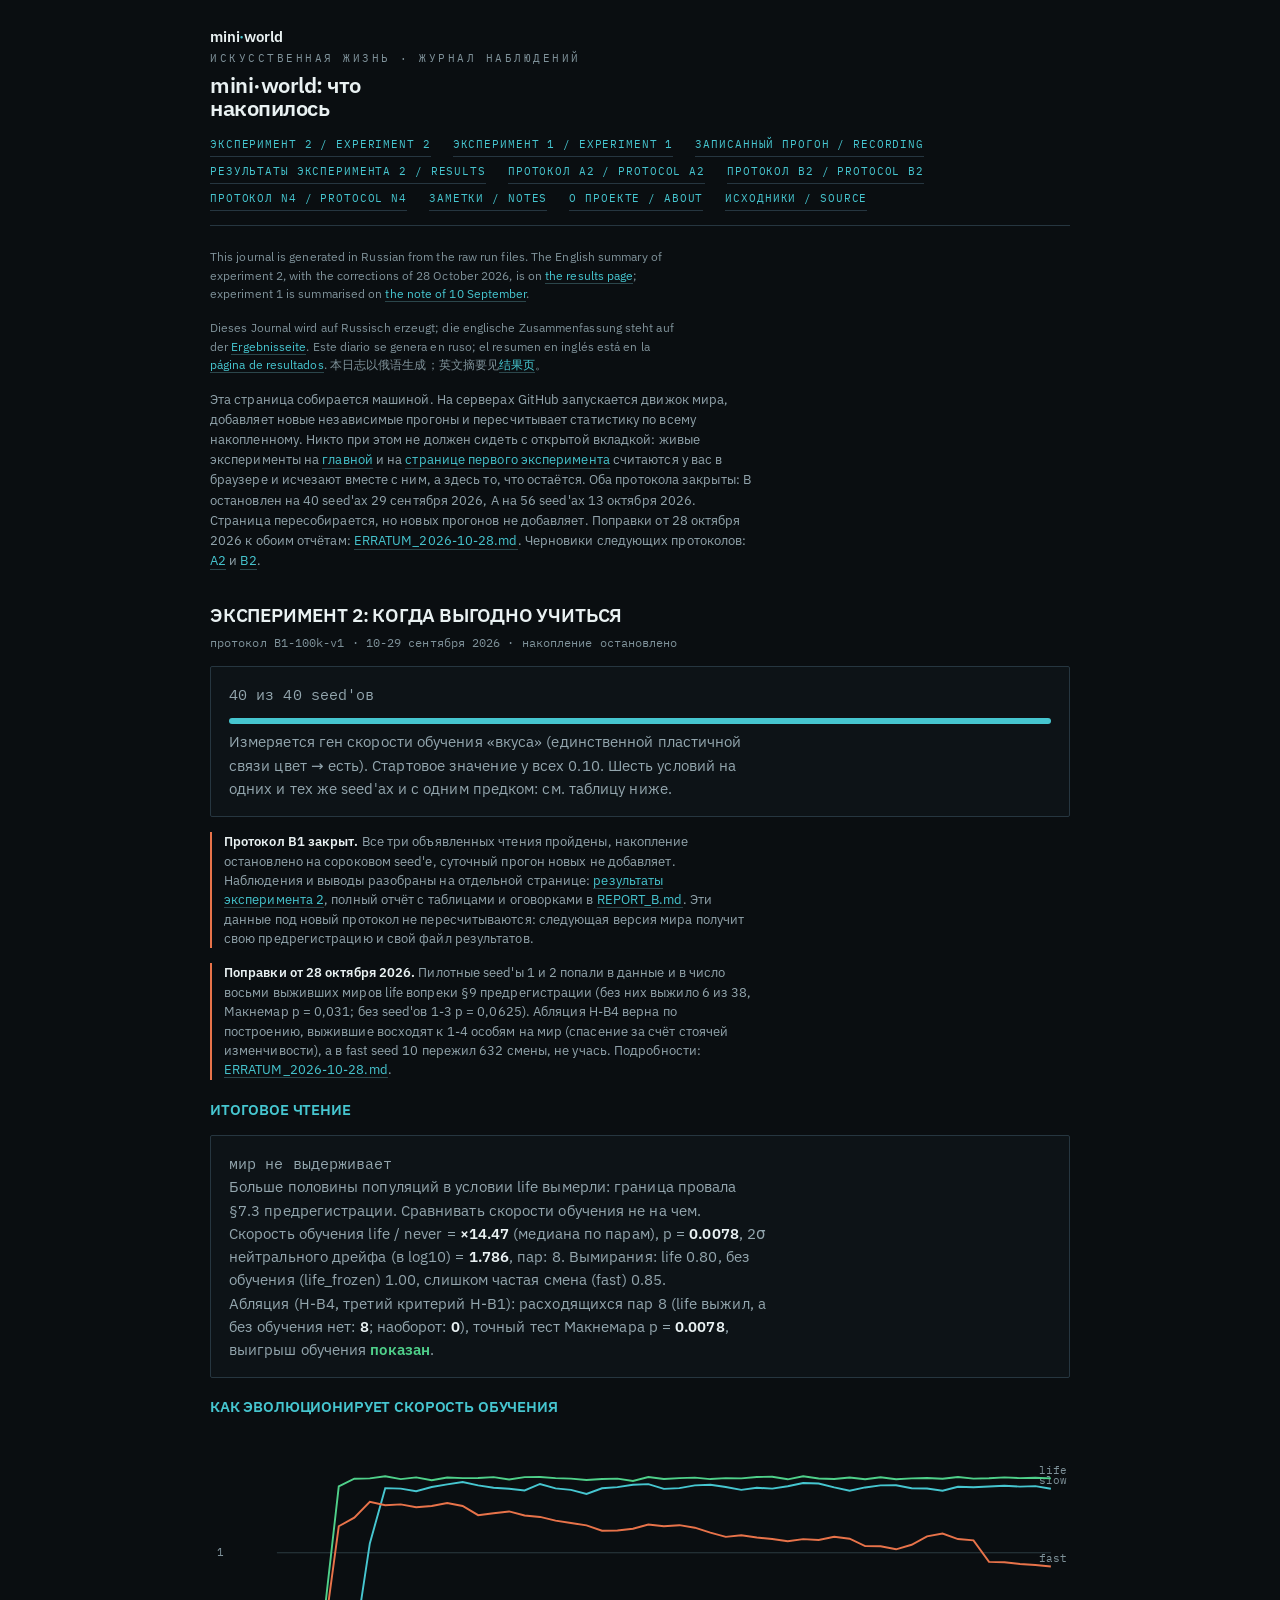
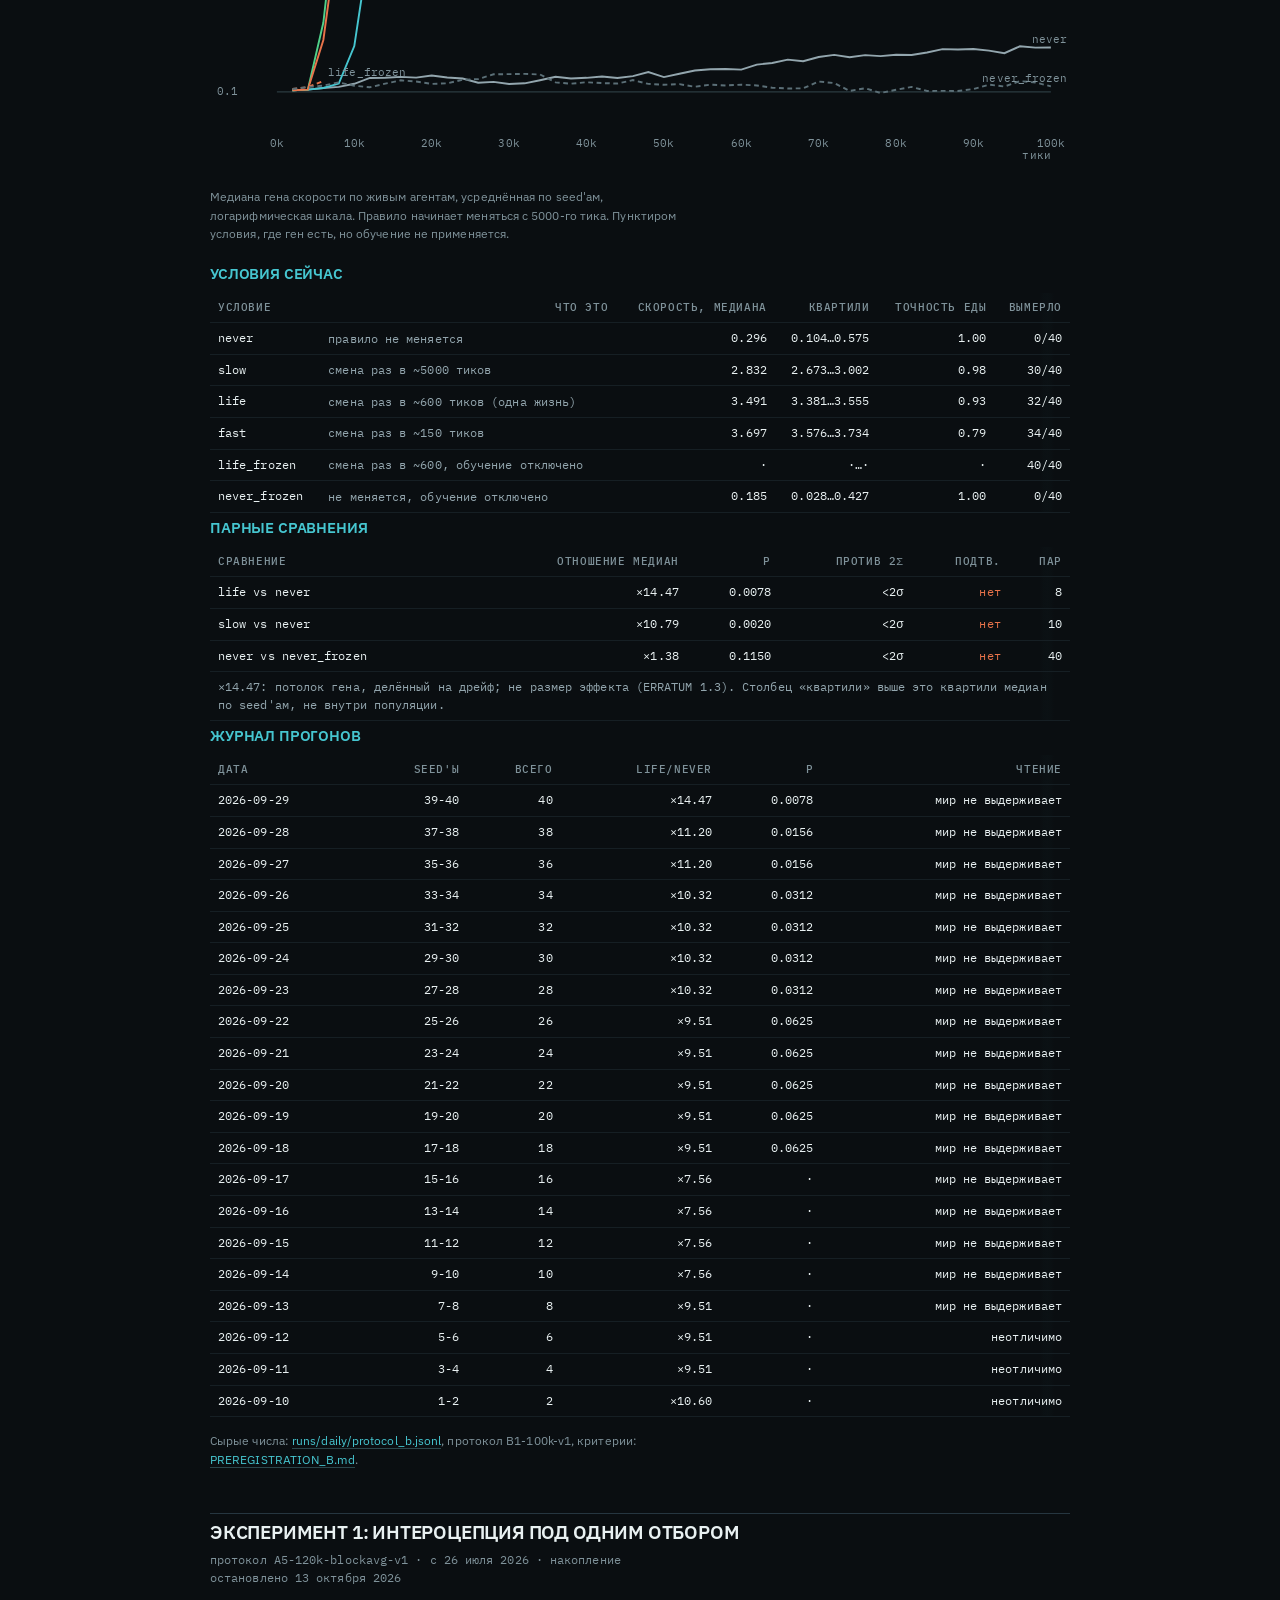
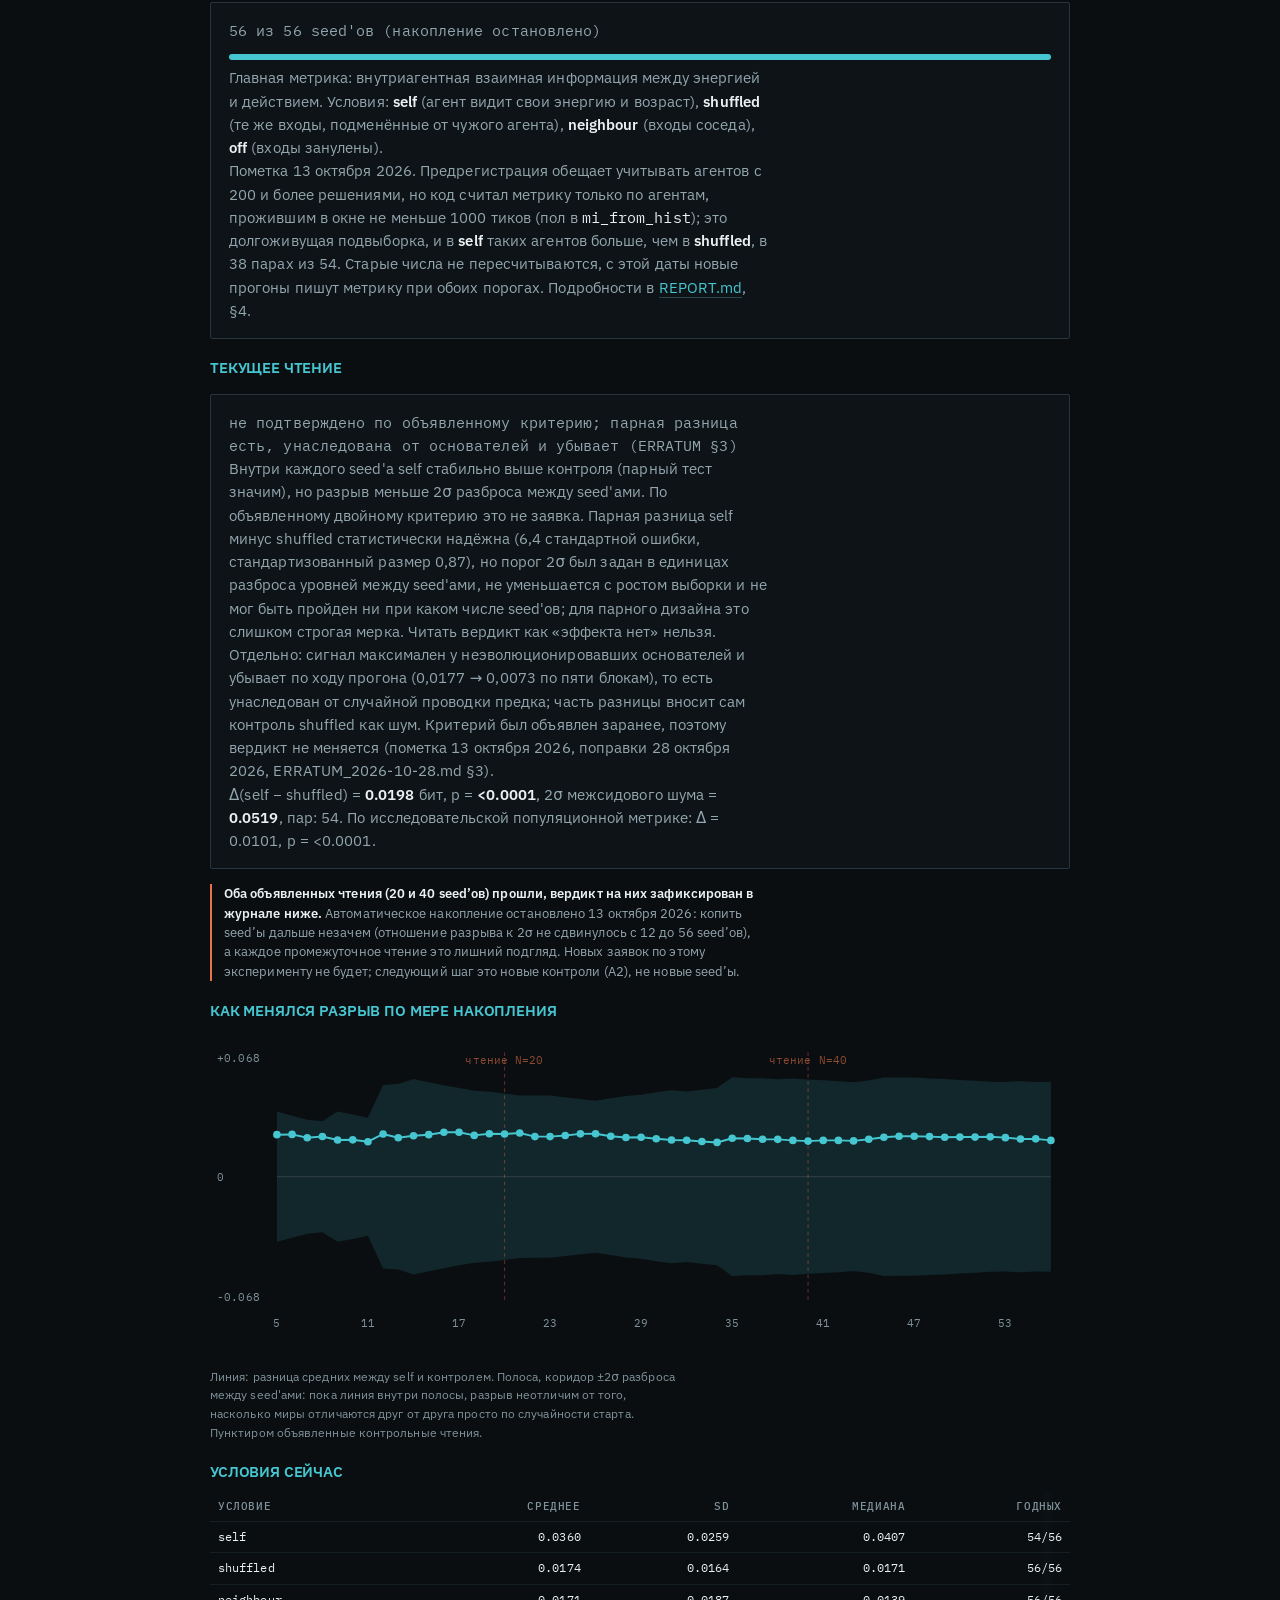
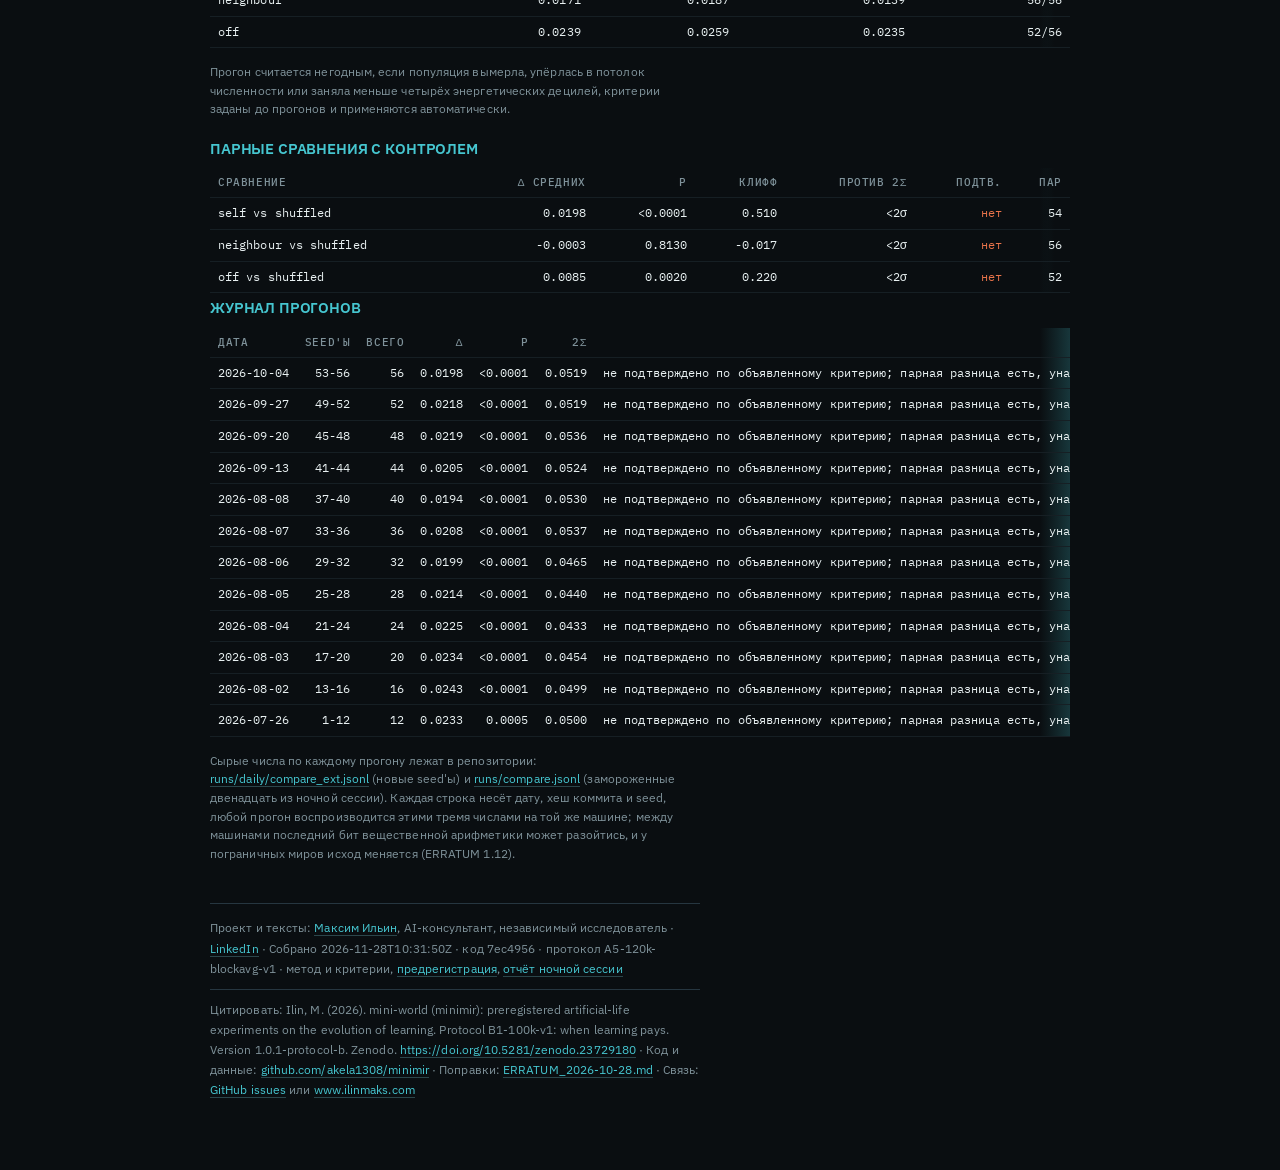
<file: docs/journal.html>
<!doctype html>
<html lang="ru">
<head>
<meta charset="utf-8">
<meta name="viewport" content="width=device-width,initial-scale=1">
<title>mini·world, журнал наблюдений</title>
<meta name="description" content="Автономный накопительный эксперимент mini·world:
суточные прогоны, статистика по мере накопления seed'ов, объявленные заранее
контрольные чтения.">
<link rel="icon" href="favicon.svg">
<link rel="preload" href="fonts/ibm-plex-sans-latin-400-normal.woff2" as="font" type="font/woff2" crossorigin>
<link rel="stylesheet" href="site.css">
<style>
:root{--ground:#0a0e11;--panel:#10161a;--ink:#e9f1f2;
  --dim:#93a6ae;--cyan:#46c6d0;--amber:#e8734a;--coop:#4fd08a;}
*{box-sizing:border-box}
body{margin:0;background:radial-gradient(1200px 700px at 70% -10%,#101a1f 0%,var(--ground) 55%);
  color:var(--ink);font-family:var(--mono);line-height:1.55;-webkit-font-smoothing:antialiased}
.wrap{max-width:900px;margin:0 auto;padding:24px 20px 70px}
header{border-bottom:1px solid var(--hair);padding-bottom:14px;margin-bottom:22px}
.eyebrow{font-size:11px;letter-spacing:2.5px;text-transform:uppercase;color:var(--faint)}
h1{font-size:22px;margin:6px 0 4px;font-weight:600}
h2{font-size:15px;margin:34px 0 10px;color:var(--cyan);font-weight:600;
  letter-spacing:.3px}
p{color:var(--dim);font-size:13px}
a{color:var(--cyan)}
nav a{font-size:12px;border:1px solid #2a3a41;border-radius:16px;
  padding:4px 10px;text-decoration:none;margin-right:6px;display:inline-block}
.card{background:#0d1317;border:1px solid var(--hair);border-radius:10px;
  padding:16px 18px;margin:14px 0}
.big{font-size:19px;color:var(--ink);margin:0 0 6px}
.bar{height:6px;background:#161f24;border-radius:3px;overflow:hidden;margin:12px 0 6px}
.bar i{display:block;height:100%;background:var(--cyan)}
table{width:100%;border-collapse:collapse;font-size:12px;margin-top:8px}
th,td{text-align:right;padding:6px 8px;border-bottom:1px solid #161f24}
th{color:var(--faint);font-weight:500;font-size:11px;text-transform:uppercase;
  letter-spacing:.6px}
th:first-child,td:first-child{text-align:left}
.mono{color:var(--ink)}
.yes{color:var(--coop)} .no{color:var(--amber)}
.muted{color:var(--faint);font-size:12px}
.note{border-left:2px solid var(--amber);padding-left:12px;color:var(--dim);
  font-size:12.5px}
.chart{width:100%;height:auto;margin:8px 0 4px}
.ax{fill:var(--faint);font-size:9px;font-family:var(--mono)}
.zero{stroke:#2a3a41;stroke-width:1}
.cp{stroke:#e8734a55;stroke-width:1;stroke-dasharray:3 3}
.cpl{fill:#e8734a99}
footer{margin-top:40px;border-top:1px solid var(--hair);padding-top:14px;
  font-size:11.5px;color:var(--faint)}

/* --- согласование с общей системой стилей --- */
body{font-family:var(--sans);letter-spacing:.005em}
.eyebrow{font-family:var(--mono);border:0;padding:0;margin:0;max-width:none}
nav a{font-family:var(--mono);font-size:11px;letter-spacing:.08em;text-transform:uppercase;
  border:0;border-radius:0;padding:4px 0;margin-right:18px;box-shadow:inset 0 -1px 0 var(--hair)}
nav a:hover{color:var(--ink);box-shadow:inset 0 -1px 0 var(--cyan)}
h2{font-family:var(--sans);letter-spacing:-.01em}
h2::before{content:none}
table,th,td,.mono,.big,.cp,.cpl,.ax{font-family:var(--mono)}
.card,.chart{border-radius:2px}
.card{display:block}
.tw{margin:8px 0 0} .tw table{margin-top:0} .tw th,.tw td{white-space:nowrap} .tw .dimtd{white-space:normal;min-width:14em}
.exp{margin-top:44px;padding-top:18px;border-top:1px solid var(--hair)}
/* в общей системе стилей h2 уходит в левое поле по сетке секции; здесь
   заголовков в одной секции много, и сетку надо отключить, иначе они
   складываются друг на друга */
section.exp{display:block;padding-top:0}
section.exp>h2,section.exp>:not(h2){grid-column:auto}
.exp h2.title{font-size:19px;color:var(--ink);margin:0 0 4px}
.exp .sub{color:var(--faint);font-size:12px;margin:0 0 6px;font-family:var(--mono)}
.dimtd{color:var(--dim);text-align:left!important;font-size:11.5px}
</style>
</head>
<body><div class="wrap">
<header>
  <a class="brand" href="index.html">mini<span class="dot">·</span>world</a>
  <div class="eyebrow">искусственная жизнь · журнал наблюдений</div>
  <h1>mini·world: что накопилось</h1>
  <nav style="margin-top:10px">
    <a href="index.html">эксперимент 2 / experiment 2</a>
    <a href="interoception.html">эксперимент 1 / experiment 1</a>
    <a href="sim.html">записанный прогон / recording</a>
    <a href="results-b.html">результаты эксперимента 2 / results</a>
    <a href="a2.html">протокол A2 / protocol A2</a>
    <a href="b2.html">протокол B2 / protocol B2</a>
    <a href="n4.html">протокол N4 / protocol N4</a>
    <a href="notes.html">заметки / notes</a>
    <a href="about.html">о проекте / about</a>
    <a href="https://github.com/akela1308/minimir">исходники / source</a>
  </nav>
</header>

<p class="muted" lang="en">This journal is generated in Russian from the raw run files.
The English summary of experiment 2, with the corrections of 28 October 2026, is on
<a href="results-b.html">the results page</a>; experiment 1 is summarised on
<a href="learning.html">the note of 10 September</a>.</p>
<p class="muted"><span lang="de">Dieses Journal wird auf Russisch erzeugt; die englische
Zusammenfassung steht auf der <a href="results-b.html">Ergebnisseite</a>.</span>
<span lang="es">Este diario se genera en ruso; el resumen en inglés está en la
<a href="results-b.html">página de resultados</a>.</span>
<span lang="zh">本日志以俄语生成；英文摘要见<a href="results-b.html">结果页</a>。</span></p>

<p>Эта страница собирается машиной. На серверах GitHub запускается движок
мира, добавляет новые независимые прогоны и пересчитывает статистику по
всему накопленному. Никто при этом не должен сидеть с открытой вкладкой:
живые эксперименты на <a href="index.html">главной</a> и на
<a href="interoception.html">странице первого эксперимента</a> считаются у
вас в браузере и исчезают вместе с ним, а здесь то, что остаётся. Оба
протокола закрыты: B остановлен на 40 seed'ах 29 сентября 2026, A на 56
seed'ах 13 октября 2026. Страница пересобирается, но новых прогонов не
добавляет. Поправки от 28 октября 2026 к обоим отчётам:
<a href="https://github.com/akela1308/minimir/blob/main/ERRATUM_2026-10-28.md">ERRATUM_2026-10-28.md</a>.
Черновики следующих протоколов: <a href="a2.html">A2</a> и <a href="b2.html">B2</a>.</p>

<section class="exp" id="b" style="border-top:0;margin-top:26px;padding-top:0">
<h2 class="title">Эксперимент 2: когда выгодно учиться</h2>
<p class="sub">протокол B1-100k-v1 · 10-29 сентября 2026 · накопление остановлено</p>

<div class="card">
  <p class="big">40 из 40 seed'ов</p>
  <div class="bar"><i style="width:100%"></i></div>
  <p class="muted">Измеряется ген скорости обучения «вкуса» (единственной пластичной
  связи цвет → есть). Стартовое значение у всех 0.10. Шесть условий
  на одних и тех же seed'ах и с одним предком: см. таблицу ниже.</p>
</div>

<p class="note"><b>Протокол B1 закрыт.</b> Все три объявленных чтения пройдены, накопление остановлено на сороковом seed'е, суточный прогон новых не добавляет. Наблюдения и выводы разобраны на отдельной странице: <a href="results-b.html">результаты эксперимента 2</a>, полный отчёт с таблицами и оговорками в <a href="https://github.com/akela1308/minimir/blob/main/REPORT_B.md">REPORT_B.md</a>. Эти данные под новый протокол не пересчитываются: следующая версия мира получит свою предрегистрацию и свой файл результатов.</p><p class="note"><b>Поправки от 28 октября 2026.</b> Пилотные seed'ы 1 и 2 попали в данные и в число восьми выживших миров life вопреки §9 предрегистрации (без них выжило 6 из 38, Макнемар p = 0,031; без seed'ов 1-3 p = 0,0625). Абляция H-B4 верна по построению, выжившие восходят к 1-4 особям на мир (спасение за счёт стоячей изменчивости), а в fast seed 10 пережил 632 смены, не учась. Подробности: <a href="https://github.com/akela1308/minimir/blob/main/ERRATUM_2026-10-28.md">ERRATUM_2026-10-28.md</a>.</p>
<h2>Итоговое чтение</h2>
<div class="card">
  <p class="big">мир не выдерживает</p>
  <p>Больше половины популяций в условии life вымерли: граница провала §7.3 предрегистрации. Сравнивать скорости обучения не на чем.</p>
  <p class="muted">Скорость обучения life / never = <b>×14.47</b>
  (медиана по парам), p = <b>0.0078</b>, 2σ нейтрального дрейфа
  (в log10) = <b>1.786</b>, пар: 8.
  Вымирания: life 0.80, без обучения (life_frozen)
  1.00, слишком частая смена (fast) 0.85.</p>
  <p class="muted">Абляция (H-B4, третий критерий H-B1): расходящихся пар
  8 (life выжил, а без обучения нет: <b>8</b>;
  наоборот: <b>0</b>), точный тест Макнемара p = <b>0.0078</b>,
  выигрыш обучения <b class="yes">
  показан</b>.</p>
</div>


<h2>Как эволюционирует скорость обучения</h2>
<svg viewBox="0 0 720 280" class="chart" role="img">
  <line x1="56" y1="221.7" x2="704" y2="221.7" class="zero"/><text x="6" y="224.7" class="ax">0.1</text><line x1="56" y1="105.3" x2="704" y2="105.3" class="zero"/><text x="6" y="108.3" class="ax">1</text><polyline points="69.0,220.4 81.9,219.9 94.9,218.5 107.8,217.6 120.8,215.0 133.8,210.1 146.7,209.9 159.7,209.2 172.6,209.8 185.6,208.1 198.6,209.7 211.5,210.6 224.5,214.1 237.4,213.4 250.4,215.2 263.4,214.6 276.3,212.0 289.3,209.1 302.2,210.5 315.2,210.0 328.2,208.9 341.1,210.1 354.1,208.6 367.0,205.2 380.0,209.4 393.0,206.6 405.9,203.9 418.9,202.8 431.8,202.6 444.8,203.1 457.8,198.9 470.7,197.6 483.7,194.8 496.6,196.1 509.6,192.6 522.6,190.8 535.5,192.7 548.5,191.0 561.4,191.8 574.4,190.7 587.4,190.9 600.3,188.8 613.3,186.0 626.2,186.3 639.2,185.9 652.2,187.2 665.1,189.4 678.1,183.6 691.0,184.7 704.0,184.6" fill="none" stroke="#93a6ae" stroke-width="1.6"/><text x="718.0" y="180.6" class="ax" text-anchor="end" fill="#93a6ae">never</text><polyline points="69.0,220.4 81.9,219.9 94.9,218.5 107.8,214.8 120.8,183.4 133.8,97.5 146.7,51.2 159.7,51.6 172.6,53.8 185.6,50.2 198.6,48.0 211.5,46.1 224.5,48.9 237.4,50.8 250.4,51.7 263.4,53.1 276.3,47.7 289.3,51.4 302.2,52.6 315.2,56.1 328.2,51.3 341.1,50.3 354.1,48.3 367.0,47.8 380.0,51.8 393.0,51.2 405.9,48.9 418.9,48.4 431.8,50.2 444.8,52.6 457.8,50.9 470.7,51.6 483.7,49.6 496.6,46.9 509.6,47.3 522.6,50.5 535.5,53.3 548.5,50.6 561.4,48.9 574.4,48.8 587.4,51.3 600.3,51.5 613.3,53.3 626.2,50.0 639.2,50.5 652.2,49.8 665.1,49.2 678.1,49.9 691.0,49.5 704.0,51.7" fill="none" stroke="#46c6d0" stroke-width="1.6"/><text x="718.0" y="47.7" class="ax" text-anchor="end" fill="#46c6d0">slow</text><polyline points="69.0,220.4 81.9,219.9 94.9,163.7 107.8,49.8 120.8,43.3 133.8,43.0 146.7,41.3 159.7,43.6 172.6,42.2 185.6,44.6 198.6,42.3 211.5,42.8 224.5,42.7 237.4,42.0 250.4,44.0 263.4,42.0 276.3,41.8 289.3,42.8 302.2,43.2 315.2,44.4 328.2,43.6 341.1,43.2 354.1,45.2 367.0,41.9 380.0,43.5 393.0,42.8 405.9,42.4 418.9,43.6 431.8,42.8 444.8,43.0 457.8,41.8 470.7,41.7 483.7,43.8 496.6,41.3 509.6,43.1 522.6,43.5 535.5,42.3 548.5,43.7 561.4,42.1 574.4,43.7 587.4,43.0 600.3,42.7 613.3,43.3 626.2,41.8 639.2,43.2 652.2,42.9 665.1,42.2 678.1,42.8 691.0,42.5 704.0,43.0" fill="none" stroke="#4fd08a" stroke-width="1.6"/><text x="718.0" y="39.0" class="ax" text-anchor="end" fill="#4fd08a">life</text><polyline points="69.0,220.4 81.9,219.9 94.9,178.3 107.8,83.1 120.8,75.9 133.8,62.7 146.7,65.5 159.7,64.8 172.6,67.2 185.6,66.1 198.6,63.6 211.5,66.1 224.5,73.8 237.4,72.2 250.4,70.7 263.4,74.1 276.3,75.3 289.3,78.4 302.2,80.4 315.2,82.4 328.2,86.8 341.1,86.6 354.1,85.2 367.0,81.6 380.0,83.1 393.0,82.2 405.9,84.3 418.9,88.5 431.8,92.0 444.8,90.6 457.8,92.5 470.7,93.8 483.7,95.7 496.6,93.9 509.6,94.6 522.6,91.9 535.5,93.5 548.5,99.7 561.4,99.8 574.4,102.4 587.4,98.6 600.3,91.5 613.3,89.2 626.2,93.8 639.2,94.9 652.2,112.9 665.1,113.2 678.1,114.7 691.0,115.5 704.0,116.8" fill="none" stroke="#e8734a" stroke-width="1.6"/><text x="718.0" y="112.8" class="ax" text-anchor="end" fill="#e8734a">fast</text><polyline points="69.0,219.4 81.9,217.7 94.9,212.8" fill="none" stroke="#e8734a" stroke-width="1.6" stroke-dasharray="4 3"/><text x="98.9" y="208.8" class="ax" text-anchor="start" fill="#e8734a">life_frozen</text><polyline points="69.0,219.4 81.9,217.7 94.9,216.5 107.8,213.8 120.8,216.6 133.8,217.9 146.7,214.9 159.7,212.1 172.6,213.1 185.6,215.1 198.6,214.6 211.5,211.6 224.5,211.1 237.4,207.0 250.4,206.9 263.4,206.7 276.3,207.2 289.3,213.8 302.2,214.9 315.2,213.7 328.2,214.4 341.1,214.8 354.1,211.9 367.0,215.1 380.0,215.8 393.0,215.3 405.9,217.5 418.9,215.7 431.8,216.4 444.8,215.7 457.8,216.4 470.7,218.3 483.7,218.9 496.6,218.8 509.6,213.1 522.6,214.4 535.5,221.0 548.5,218.7 561.4,222.7 574.4,220.0 587.4,217.6 600.3,221.0 613.3,220.9 626.2,221.0 639.2,219.4 652.2,215.7 665.1,217.3 678.1,212.8 691.0,213.9 704.0,217.1" fill="none" stroke="#5b6f77" stroke-width="1.6" stroke-dasharray="4 3"/><text x="718.0" y="213.1" class="ax" text-anchor="end" fill="#5b6f77">never_frozen</text><text x="56.0" y="268" class="ax" text-anchor="middle">0k</text><text x="120.8" y="268" class="ax" text-anchor="middle">10k</text><text x="185.6" y="268" class="ax" text-anchor="middle">20k</text><text x="250.4" y="268" class="ax" text-anchor="middle">30k</text><text x="315.2" y="268" class="ax" text-anchor="middle">40k</text><text x="380.0" y="268" class="ax" text-anchor="middle">50k</text><text x="444.8" y="268" class="ax" text-anchor="middle">60k</text><text x="509.6" y="268" class="ax" text-anchor="middle">70k</text><text x="574.4" y="268" class="ax" text-anchor="middle">80k</text><text x="639.2" y="268" class="ax" text-anchor="middle">90k</text><text x="704.0" y="268" class="ax" text-anchor="middle">100k</text>
  <text x="704" y="278" class="ax" text-anchor="end">тики</text>
</svg>
<p class="muted">Медиана гена скорости по живым агентам, усреднённая по seed'ам,
логарифмическая шкала. Правило начинает меняться с 5000-го тика. Пунктиром
условия, где ген есть, но обучение не применяется.</p>

<h2>Условия сейчас</h2>
<div class="tw"><table>
<tr><th>условие</th><th>что это</th><th>скорость, медиана</th><th>квартили</th>
<th>точность еды</th><th>вымерло</th></tr>
<tr><td class="mono">never</td><td class="dimtd">правило не меняется</td><td>0.296</td><td>0.104…0.575</td><td>1.00</td><td>0/40</td></tr><tr><td class="mono">slow</td><td class="dimtd">смена раз в ~5000 тиков</td><td>2.832</td><td>2.673…3.002</td><td>0.98</td><td>30/40</td></tr><tr><td class="mono">life</td><td class="dimtd">смена раз в ~600 тиков (одна жизнь)</td><td>3.491</td><td>3.381…3.555</td><td>0.93</td><td>32/40</td></tr><tr><td class="mono">fast</td><td class="dimtd">смена раз в ~150 тиков</td><td>3.697</td><td>3.576…3.734</td><td>0.79</td><td>34/40</td></tr><tr><td class="mono">life_frozen</td><td class="dimtd">смена раз в ~600, обучение отключено</td><td>·</td><td>·…·</td><td>·</td><td>40/40</td></tr><tr><td class="mono">never_frozen</td><td class="dimtd">не меняется, обучение отключено</td><td>0.185</td><td>0.028…0.427</td><td>1.00</td><td>0/40</td></tr>
</table></div>

<h2>Парные сравнения</h2>
<div class="tw"><table>
<tr><th>сравнение</th><th>отношение медиан</th><th>p</th><th>против 2σ</th>
<th>подтв.</th><th>пар</th></tr>
<tr><td class="mono">life vs never</td><td>×14.47</td><td>0.0078</td><td>&lt;2σ</td><td class="no">нет</td><td>8</td></tr><tr><td class="mono">slow vs never</td><td>×10.79</td><td>0.0020</td><td>&lt;2σ</td><td class="no">нет</td><td>10</td></tr><tr><td class="mono">never vs never_frozen</td><td>×1.38</td><td>0.1150</td><td>&lt;2σ</td><td class="no">нет</td><td>40</td></tr>
<tr><td colspan="6" class="dimtd">×14.47: потолок гена, делённый на дрейф; не размер эффекта (ERRATUM 1.3). Столбец «квартили» выше это квартили медиан по seed'ам, не внутри популяции.</td></tr>
</table></div>

<h2>Журнал прогонов</h2>
<div class="tw"><table>
<tr><th>дата</th><th>seed'ы</th><th>всего</th><th>life/never</th><th>p</th><th>чтение</th></tr>
<tr><td class="mono">2026-09-29</td><td>39-40</td><td>40</td><td>×14.47</td><td>0.0078</td><td>мир не выдерживает</td></tr><tr><td class="mono">2026-09-28</td><td>37-38</td><td>38</td><td>×11.20</td><td>0.0156</td><td>мир не выдерживает</td></tr><tr><td class="mono">2026-09-27</td><td>35-36</td><td>36</td><td>×11.20</td><td>0.0156</td><td>мир не выдерживает</td></tr><tr><td class="mono">2026-09-26</td><td>33-34</td><td>34</td><td>×10.32</td><td>0.0312</td><td>мир не выдерживает</td></tr><tr><td class="mono">2026-09-25</td><td>31-32</td><td>32</td><td>×10.32</td><td>0.0312</td><td>мир не выдерживает</td></tr><tr><td class="mono">2026-09-24</td><td>29-30</td><td>30</td><td>×10.32</td><td>0.0312</td><td>мир не выдерживает</td></tr><tr><td class="mono">2026-09-23</td><td>27-28</td><td>28</td><td>×10.32</td><td>0.0312</td><td>мир не выдерживает</td></tr><tr><td class="mono">2026-09-22</td><td>25-26</td><td>26</td><td>×9.51</td><td>0.0625</td><td>мир не выдерживает</td></tr><tr><td class="mono">2026-09-21</td><td>23-24</td><td>24</td><td>×9.51</td><td>0.0625</td><td>мир не выдерживает</td></tr><tr><td class="mono">2026-09-20</td><td>21-22</td><td>22</td><td>×9.51</td><td>0.0625</td><td>мир не выдерживает</td></tr><tr><td class="mono">2026-09-19</td><td>19-20</td><td>20</td><td>×9.51</td><td>0.0625</td><td>мир не выдерживает</td></tr><tr><td class="mono">2026-09-18</td><td>17-18</td><td>18</td><td>×9.51</td><td>0.0625</td><td>мир не выдерживает</td></tr><tr><td class="mono">2026-09-17</td><td>15-16</td><td>16</td><td>×7.56</td><td>·</td><td>мир не выдерживает</td></tr><tr><td class="mono">2026-09-16</td><td>13-14</td><td>14</td><td>×7.56</td><td>·</td><td>мир не выдерживает</td></tr><tr><td class="mono">2026-09-15</td><td>11-12</td><td>12</td><td>×7.56</td><td>·</td><td>мир не выдерживает</td></tr><tr><td class="mono">2026-09-14</td><td>9-10</td><td>10</td><td>×7.56</td><td>·</td><td>мир не выдерживает</td></tr><tr><td class="mono">2026-09-13</td><td>7-8</td><td>8</td><td>×9.51</td><td>·</td><td>мир не выдерживает</td></tr><tr><td class="mono">2026-09-12</td><td>5-6</td><td>6</td><td>×9.51</td><td>·</td><td>неотличимо</td></tr><tr><td class="mono">2026-09-11</td><td>3-4</td><td>4</td><td>×9.51</td><td>·</td><td>неотличимо</td></tr><tr><td class="mono">2026-09-10</td><td>1-2</td><td>2</td><td>×10.60</td><td>·</td><td>неотличимо</td></tr>
</table></div>
<p class="muted">Сырые числа:
<a href="https://github.com/akela1308/minimir/blob/main/runs/daily/protocol_b.jsonl">runs/daily/protocol_b.jsonl</a>,
протокол B1-100k-v1, критерии:
<a href="https://github.com/akela1308/minimir/blob/main/PREREGISTRATION_B.md">PREREGISTRATION_B.md</a>.</p>

</section>

<section class="exp" id="a">
<h2 class="title">Эксперимент 1: интероцепция под одним отбором</h2>
<p class="sub">протокол A5-120k-blockavg-v1 · с 26 июля 2026 · накопление остановлено 13 октября 2026</p>
<div class="card">
  <p class="big">56 из 56 seed'ов (накопление остановлено)</p>
  <div class="bar"><i style="width:100%"></i></div>
  <p class="muted">Главная метрика: внутриагентная взаимная информация между
  энергией и действием. Условия: <b>self</b> (агент видит свои энергию и
  возраст), <b>shuffled</b> (те же входы, подменённые от чужого агента),
  <b>neighbour</b> (входы соседа), <b>off</b> (входы занулены).</p>
  <p class="muted">Пометка 13 октября 2026. Предрегистрация обещает учитывать
  агентов с 200 и более решениями, но код считал метрику только по агентам,
  прожившим в окне не меньше 1000 тиков (пол в <span class="mono">mi_from_hist</span>);
  это долгоживущая подвыборка, и в <b>self</b> таких агентов больше, чем в
  <b>shuffled</b>, в 38 парах из 54. Старые числа не пересчитываются, с этой даты
  новые прогоны пишут метрику при обоих порогах. Подробности в
  <a href="https://github.com/akela1308/minimir/blob/main/REPORT.md">REPORT.md</a>, §4.</p>
</div>


<h2>Текущее чтение</h2>
<div class="card">
  <p class="big">не подтверждено по объявленному критерию; парная разница есть, унаследована от основателей и убывает (ERRATUM §3)</p>
  <p>Внутри каждого seed'а self стабильно выше контроля (парный тест значим), но разрыв меньше 2σ разброса между seed'ами. По объявленному двойному критерию это не заявка. Парная разница self минус shuffled статистически надёжна (6,4 стандартной ошибки, стандартизованный размер 0,87), но порог 2σ был задан в единицах разброса уровней между seed'ами, не уменьшается с ростом выборки и не мог быть пройден ни при каком числе seed'ов; для парного дизайна это слишком строгая мерка. Читать вердикт как «эффекта нет» нельзя. Отдельно: сигнал максимален у неэволюционировавших основателей и убывает по ходу прогона (0,0177 → 0,0073 по пяти блокам), то есть унаследован от случайной проводки предка; часть разницы вносит сам контроль shuffled как шум. Критерий был объявлен заранее, поэтому вердикт не меняется (пометка 13 октября 2026, поправки 28 октября 2026, ERRATUM_2026-10-28.md §3).</p>
  <p class="muted">Δ(self − shuffled) = <b>0.0198</b> бит,
  p = <b>&lt;0.0001</b>, 2σ межсидового шума =
  <b>0.0519</b>, пар: 54.
  По исследовательской популяционной метрике: Δ = 0.0101,
  p = &lt;0.0001.</p>
</div>
<p class="note"><b>Оба объявленных чтения (20 и 40 seed’ов) прошли, вердикт на них зафиксирован в журнале ниже.</b> Автоматическое накопление остановлено 13 октября 2026: копить seed’ы дальше незачем (отношение разрыва к 2σ не сдвинулось с 12 до 56 seed’ов), а каждое промежуточное чтение это лишний подгляд. Новых заявок по этому эксперименту не будет; следующий шаг это новые контроли (A2), не новые seed’ы.</p>

<h2>Как менялся разрыв по мере накопления</h2>
<svg viewBox="0 0 720 260" class="chart" role="img">
  <polygon points="56.0,67.5 68.7,71.0 81.4,74.2 94.1,75.6 106.8,67.5 119.5,69.9 132.2,72.6 144.9,45.2 157.6,44.3 170.4,40.2 183.1,42.9 195.8,45.4 208.5,47.8 221.2,50.0 233.9,50.8 246.6,52.3 259.3,53.9 272.0,54.1 284.7,54.1 297.4,55.6 310.1,57.0 322.8,58.4 335.5,56.4 348.2,54.4 360.9,53.4 373.6,51.2 386.4,49.6 399.1,50.7 411.8,49.1 424.5,47.8 437.2,38.8 449.9,39.6 462.6,39.5 475.3,40.5 488.0,39.8 500.7,40.7 513.4,41.3 526.1,42.1 538.8,43.0 551.5,41.5 564.2,38.9 576.9,39.0 589.6,39.0 602.4,39.7 615.1,40.1 627.8,41.0 640.5,41.7 653.2,42.4 665.9,42.7 678.6,42.0 691.3,42.7 704.0,42.4 704.0,201.6 691.3,201.3 678.6,202.0 665.9,201.3 653.2,201.6 640.5,202.3 627.8,203.0 615.1,203.9 602.4,204.3 589.6,205.0 576.9,205.0 564.2,205.1 551.5,202.5 538.8,201.0 526.1,201.9 513.4,202.7 500.7,203.3 488.0,204.2 475.3,203.5 462.6,204.5 449.9,204.4 437.2,205.2 424.5,196.2 411.8,194.9 399.1,193.3 386.4,194.4 373.6,192.8 360.9,190.6 348.2,189.6 335.5,187.6 322.8,185.6 310.1,187.0 297.4,188.4 284.7,189.9 272.0,189.9 259.3,190.1 246.6,191.7 233.9,193.2 221.2,194.0 208.5,196.2 195.8,198.6 183.1,201.1 170.4,203.8 157.6,199.7 144.9,198.8 132.2,171.4 119.5,174.1 106.8,176.5 94.1,168.4 81.4,169.8 68.7,173.0 56.0,176.5" fill="#46c6d022" stroke="none"/>
  <line x1="56" y1="122.0" x2="704" y2="122.0" class="zero"/>
  <line x1="246.6" y1="18" x2="246.6" y2="226" class="cp"/><text x="246.6" y="28" class="ax cpl" text-anchor="middle">чтение N=20</text><line x1="500.7" y1="18" x2="500.7" y2="226" class="cp"/><text x="500.7" y="28" class="ax cpl" text-anchor="middle">чтение N=40</text>
  <polyline points="56.0,86.8 68.7,86.6 81.4,89.4 94.1,88.3 106.8,91.3 119.5,91.1 132.2,92.7 144.9,86.2 157.6,89.4 170.4,87.7 183.1,86.8 195.8,84.8 208.5,84.8 221.2,87.4 233.9,86.0 246.6,86.2 259.3,85.4 272.0,88.4 284.7,88.4 297.4,87.5 310.1,86.1 322.8,86.0 335.5,88.1 348.2,89.2 360.9,89.0 373.6,90.2 386.4,91.3 399.1,91.5 411.8,92.5 424.5,93.3 437.2,89.8 449.9,90.0 462.6,90.6 475.3,90.7 488.0,91.6 500.7,92.2 513.4,91.6 526.1,91.6 538.8,92.0 551.5,90.6 564.2,89.0 576.9,88.1 589.6,88.1 602.4,88.4 615.1,89.0 627.8,88.8 640.5,88.8 653.2,88.6 665.9,89.3 678.6,90.4 691.3,90.3 704.0,91.6" fill="none" stroke="#46c6d0" stroke-width="1.6"/>
  <circle cx="56.0" cy="86.8" r="3.2" fill="#46c6d0"/><circle cx="68.7" cy="86.6" r="3.2" fill="#46c6d0"/><circle cx="81.4" cy="89.4" r="3.2" fill="#46c6d0"/><circle cx="94.1" cy="88.3" r="3.2" fill="#46c6d0"/><circle cx="106.8" cy="91.3" r="3.2" fill="#46c6d0"/><circle cx="119.5" cy="91.1" r="3.2" fill="#46c6d0"/><circle cx="132.2" cy="92.7" r="3.2" fill="#46c6d0"/><circle cx="144.9" cy="86.2" r="3.2" fill="#46c6d0"/><circle cx="157.6" cy="89.4" r="3.2" fill="#46c6d0"/><circle cx="170.4" cy="87.7" r="3.2" fill="#46c6d0"/><circle cx="183.1" cy="86.8" r="3.2" fill="#46c6d0"/><circle cx="195.8" cy="84.8" r="3.2" fill="#46c6d0"/><circle cx="208.5" cy="84.8" r="3.2" fill="#46c6d0"/><circle cx="221.2" cy="87.4" r="3.2" fill="#46c6d0"/><circle cx="233.9" cy="86.0" r="3.2" fill="#46c6d0"/><circle cx="246.6" cy="86.2" r="3.2" fill="#46c6d0"/><circle cx="259.3" cy="85.4" r="3.2" fill="#46c6d0"/><circle cx="272.0" cy="88.4" r="3.2" fill="#46c6d0"/><circle cx="284.7" cy="88.4" r="3.2" fill="#46c6d0"/><circle cx="297.4" cy="87.5" r="3.2" fill="#46c6d0"/><circle cx="310.1" cy="86.1" r="3.2" fill="#46c6d0"/><circle cx="322.8" cy="86.0" r="3.2" fill="#46c6d0"/><circle cx="335.5" cy="88.1" r="3.2" fill="#46c6d0"/><circle cx="348.2" cy="89.2" r="3.2" fill="#46c6d0"/><circle cx="360.9" cy="89.0" r="3.2" fill="#46c6d0"/><circle cx="373.6" cy="90.2" r="3.2" fill="#46c6d0"/><circle cx="386.4" cy="91.3" r="3.2" fill="#46c6d0"/><circle cx="399.1" cy="91.5" r="3.2" fill="#46c6d0"/><circle cx="411.8" cy="92.5" r="3.2" fill="#46c6d0"/><circle cx="424.5" cy="93.3" r="3.2" fill="#46c6d0"/><circle cx="437.2" cy="89.8" r="3.2" fill="#46c6d0"/><circle cx="449.9" cy="90.0" r="3.2" fill="#46c6d0"/><circle cx="462.6" cy="90.6" r="3.2" fill="#46c6d0"/><circle cx="475.3" cy="90.7" r="3.2" fill="#46c6d0"/><circle cx="488.0" cy="91.6" r="3.2" fill="#46c6d0"/><circle cx="500.7" cy="92.2" r="3.2" fill="#46c6d0"/><circle cx="513.4" cy="91.6" r="3.2" fill="#46c6d0"/><circle cx="526.1" cy="91.6" r="3.2" fill="#46c6d0"/><circle cx="538.8" cy="92.0" r="3.2" fill="#46c6d0"/><circle cx="551.5" cy="90.6" r="3.2" fill="#46c6d0"/><circle cx="564.2" cy="89.0" r="3.2" fill="#46c6d0"/><circle cx="576.9" cy="88.1" r="3.2" fill="#46c6d0"/><circle cx="589.6" cy="88.1" r="3.2" fill="#46c6d0"/><circle cx="602.4" cy="88.4" r="3.2" fill="#46c6d0"/><circle cx="615.1" cy="89.0" r="3.2" fill="#46c6d0"/><circle cx="627.8" cy="88.8" r="3.2" fill="#46c6d0"/><circle cx="640.5" cy="88.8" r="3.2" fill="#46c6d0"/><circle cx="653.2" cy="88.6" r="3.2" fill="#46c6d0"/><circle cx="665.9" cy="89.3" r="3.2" fill="#46c6d0"/><circle cx="678.6" cy="90.4" r="3.2" fill="#46c6d0"/><circle cx="691.3" cy="90.3" r="3.2" fill="#46c6d0"/><circle cx="704.0" cy="91.6" r="3.2" fill="#46c6d0"/>
  <text x="6" y="26" class="ax">+0.068</text>
  <text x="6" y="126.0" class="ax">0</text>
  <text x="6" y="226.0" class="ax">-0.068</text>
  <text x="56.0" y="248" class="ax" text-anchor="middle">5</text><text x="132.2" y="248" class="ax" text-anchor="middle">11</text><text x="208.5" y="248" class="ax" text-anchor="middle">17</text><text x="284.7" y="248" class="ax" text-anchor="middle">23</text><text x="360.9" y="248" class="ax" text-anchor="middle">29</text><text x="437.2" y="248" class="ax" text-anchor="middle">35</text><text x="513.4" y="248" class="ax" text-anchor="middle">41</text><text x="589.6" y="248" class="ax" text-anchor="middle">47</text><text x="665.9" y="248" class="ax" text-anchor="middle">53</text>
</svg>
<p class="muted">Линия: разница средних между self и контролем. Полоса,
коридор ±2σ разброса между seed'ами: пока линия внутри полосы, разрыв
неотличим от того, насколько миры отличаются друг от друга просто по
случайности старта. Пунктиром объявленные контрольные чтения.</p>

<h2>Условия сейчас</h2>
<div class="tw"><table>
<tr><th>условие</th><th>среднее</th><th>sd</th><th>медиана</th><th>годных</th></tr>
<tr><td class="mono">self</td><td>0.0360</td><td>0.0259</td><td>0.0407</td><td>54/56</td></tr><tr><td class="mono">shuffled</td><td>0.0174</td><td>0.0164</td><td>0.0171</td><td>56/56</td></tr><tr><td class="mono">neighbour</td><td>0.0171</td><td>0.0187</td><td>0.0139</td><td>56/56</td></tr><tr><td class="mono">off</td><td>0.0239</td><td>0.0259</td><td>0.0235</td><td>52/56</td></tr>
</table></div>
<p class="muted">Прогон считается негодным, если популяция вымерла, упёрлась в
потолок численности или заняла меньше четырёх энергетических децилей,
критерии заданы до прогонов и применяются автоматически.</p>

<h2>Парные сравнения с контролем</h2>
<div class="tw"><table>
<tr><th>сравнение</th><th>Δ средних</th><th>p</th><th>Клифф</th><th>против 2σ</th>
<th>подтв.</th><th>пар</th></tr>
<tr><td class="mono">self vs shuffled</td><td>0.0198</td><td>&lt;0.0001</td><td>0.510</td><td>&lt;2σ</td><td class="no">нет</td><td>54</td></tr><tr><td class="mono">neighbour vs shuffled</td><td>-0.0003</td><td>0.8130</td><td>-0.017</td><td>&lt;2σ</td><td class="no">нет</td><td>56</td></tr><tr><td class="mono">off vs shuffled</td><td>0.0085</td><td>0.0020</td><td>0.220</td><td>&lt;2σ</td><td class="no">нет</td><td>52</td></tr>
</table></div>

<h2>Журнал прогонов</h2>
<div class="tw"><table>
<tr><th>дата</th><th>seed'ы</th><th>всего</th><th>Δ</th><th>p</th><th>2σ</th>
<th>чтение</th></tr>
<tr><td class="mono">2026-10-04</td><td>53-56</td><td>56</td><td>0.0198</td><td>&lt;0.0001</td><td>0.0519</td><td>не подтверждено по объявленному критерию; парная разница есть, унаследована от основателей и убывает (ERRATUM §3)</td></tr><tr><td class="mono">2026-09-27</td><td>49-52</td><td>52</td><td>0.0218</td><td>&lt;0.0001</td><td>0.0519</td><td>не подтверждено по объявленному критерию; парная разница есть, унаследована от основателей и убывает (ERRATUM §3)</td></tr><tr><td class="mono">2026-09-20</td><td>45-48</td><td>48</td><td>0.0219</td><td>&lt;0.0001</td><td>0.0536</td><td>не подтверждено по объявленному критерию; парная разница есть, унаследована от основателей и убывает (ERRATUM §3)</td></tr><tr><td class="mono">2026-09-13</td><td>41-44</td><td>44</td><td>0.0205</td><td>&lt;0.0001</td><td>0.0524</td><td>не подтверждено по объявленному критерию; парная разница есть, унаследована от основателей и убывает (ERRATUM §3)</td></tr><tr><td class="mono">2026-08-08</td><td>37-40</td><td>40</td><td>0.0194</td><td>&lt;0.0001</td><td>0.0530</td><td>не подтверждено по объявленному критерию; парная разница есть, унаследована от основателей и убывает (ERRATUM §3)</td></tr><tr><td class="mono">2026-08-07</td><td>33-36</td><td>36</td><td>0.0208</td><td>&lt;0.0001</td><td>0.0537</td><td>не подтверждено по объявленному критерию; парная разница есть, унаследована от основателей и убывает (ERRATUM §3)</td></tr><tr><td class="mono">2026-08-06</td><td>29-32</td><td>32</td><td>0.0199</td><td>&lt;0.0001</td><td>0.0465</td><td>не подтверждено по объявленному критерию; парная разница есть, унаследована от основателей и убывает (ERRATUM §3)</td></tr><tr><td class="mono">2026-08-05</td><td>25-28</td><td>28</td><td>0.0214</td><td>&lt;0.0001</td><td>0.0440</td><td>не подтверждено по объявленному критерию; парная разница есть, унаследована от основателей и убывает (ERRATUM §3)</td></tr><tr><td class="mono">2026-08-04</td><td>21-24</td><td>24</td><td>0.0225</td><td>&lt;0.0001</td><td>0.0433</td><td>не подтверждено по объявленному критерию; парная разница есть, унаследована от основателей и убывает (ERRATUM §3)</td></tr><tr><td class="mono">2026-08-03</td><td>17-20</td><td>20</td><td>0.0234</td><td>&lt;0.0001</td><td>0.0454</td><td>не подтверждено по объявленному критерию; парная разница есть, унаследована от основателей и убывает (ERRATUM §3)</td></tr><tr><td class="mono">2026-08-02</td><td>13-16</td><td>16</td><td>0.0243</td><td>&lt;0.0001</td><td>0.0499</td><td>не подтверждено по объявленному критерию; парная разница есть, унаследована от основателей и убывает (ERRATUM §3)</td></tr><tr><td class="mono">2026-07-26</td><td>1-12</td><td>12</td><td>0.0233</td><td>0.0005</td><td>0.0500</td><td>не подтверждено по объявленному критерию; парная разница есть, унаследована от основателей и убывает (ERRATUM §3)</td></tr>
</table></div>
<p class="muted">Сырые числа по каждому прогону лежат в репозитории:
<a href="https://github.com/akela1308/minimir/blob/main/runs/daily/compare_ext.jsonl">runs/daily/compare_ext.jsonl</a>
(новые seed'ы) и
<a href="https://github.com/akela1308/minimir/blob/main/runs/compare.jsonl">runs/compare.jsonl</a>
(замороженные двенадцать из ночной сессии). Каждая строка несёт дату, хеш
коммита и seed, любой прогон воспроизводится этими тремя числами на той же
машине; между машинами последний бит вещественной арифметики может
разойтись, и у пограничных миров исход меняется (ERRATUM 1.12).</p>

</section>

<footer>
Проект и тексты: <a href="https://www.ilinmaks.com/" target="_blank" rel="noopener">Максим Ильин</a>, AI-консультант, независимый исследователь · <a href="https://www.linkedin.com/in/ilinmaks/" target="_blank" rel="noopener">LinkedIn</a> ·
Собрано 2026-11-28T10:31:50Z · код 7ec4956 ·
протокол A5-120k-blockavg-v1 · метод и критерии,
<a href="https://github.com/akela1308/minimir/blob/main/PREREGISTRATION.md">предрегистрация</a>,
<a href="https://github.com/akela1308/minimir/blob/main/REPORT.md">отчёт ночной сессии</a>
<span class="cite">Цитировать: Ilin, M. (2026). mini-world (minimir): preregistered artificial-life experiments on the evolution of learning. Protocol B1-100k-v1: when learning pays. Version 1.0.1-protocol-b. Zenodo. <a href="https://doi.org/10.5281/zenodo.23729180" target="_blank" rel="noopener">https://doi.org/10.5281/zenodo.23729180</a> · Код и данные: <a href="https://github.com/akela1308/minimir" target="_blank" rel="noopener">github.com/akela1308/minimir</a> · Поправки: <a href="https://github.com/akela1308/minimir/blob/main/ERRATUM_2026-10-28.md" target="_blank" rel="noopener">ERRATUM_2026-10-28.md</a> · Связь: <a href="https://github.com/akela1308/minimir/issues" target="_blank" rel="noopener">GitHub issues</a> или <a href="https://www.ilinmaks.com/" target="_blank" rel="noopener">www.ilinmaks.com</a></span>
</footer>
</div></body></html>
</file>
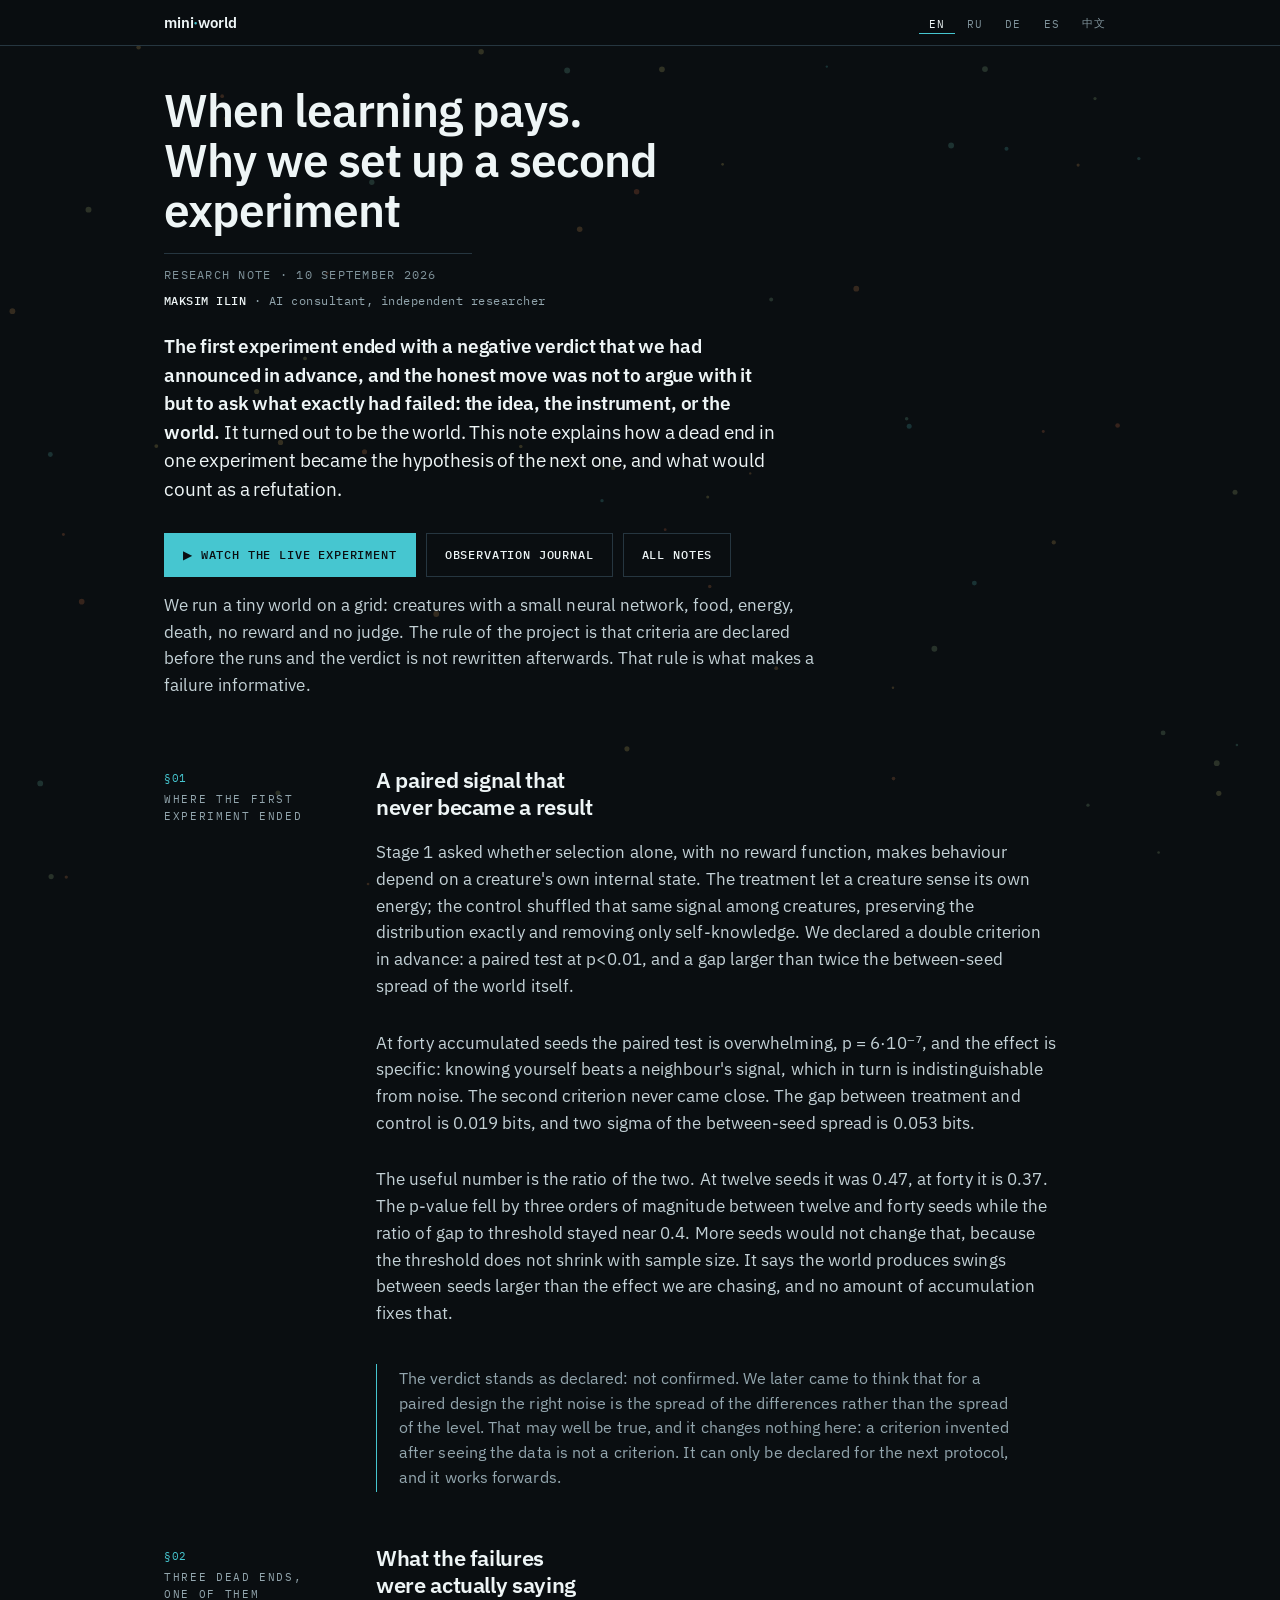
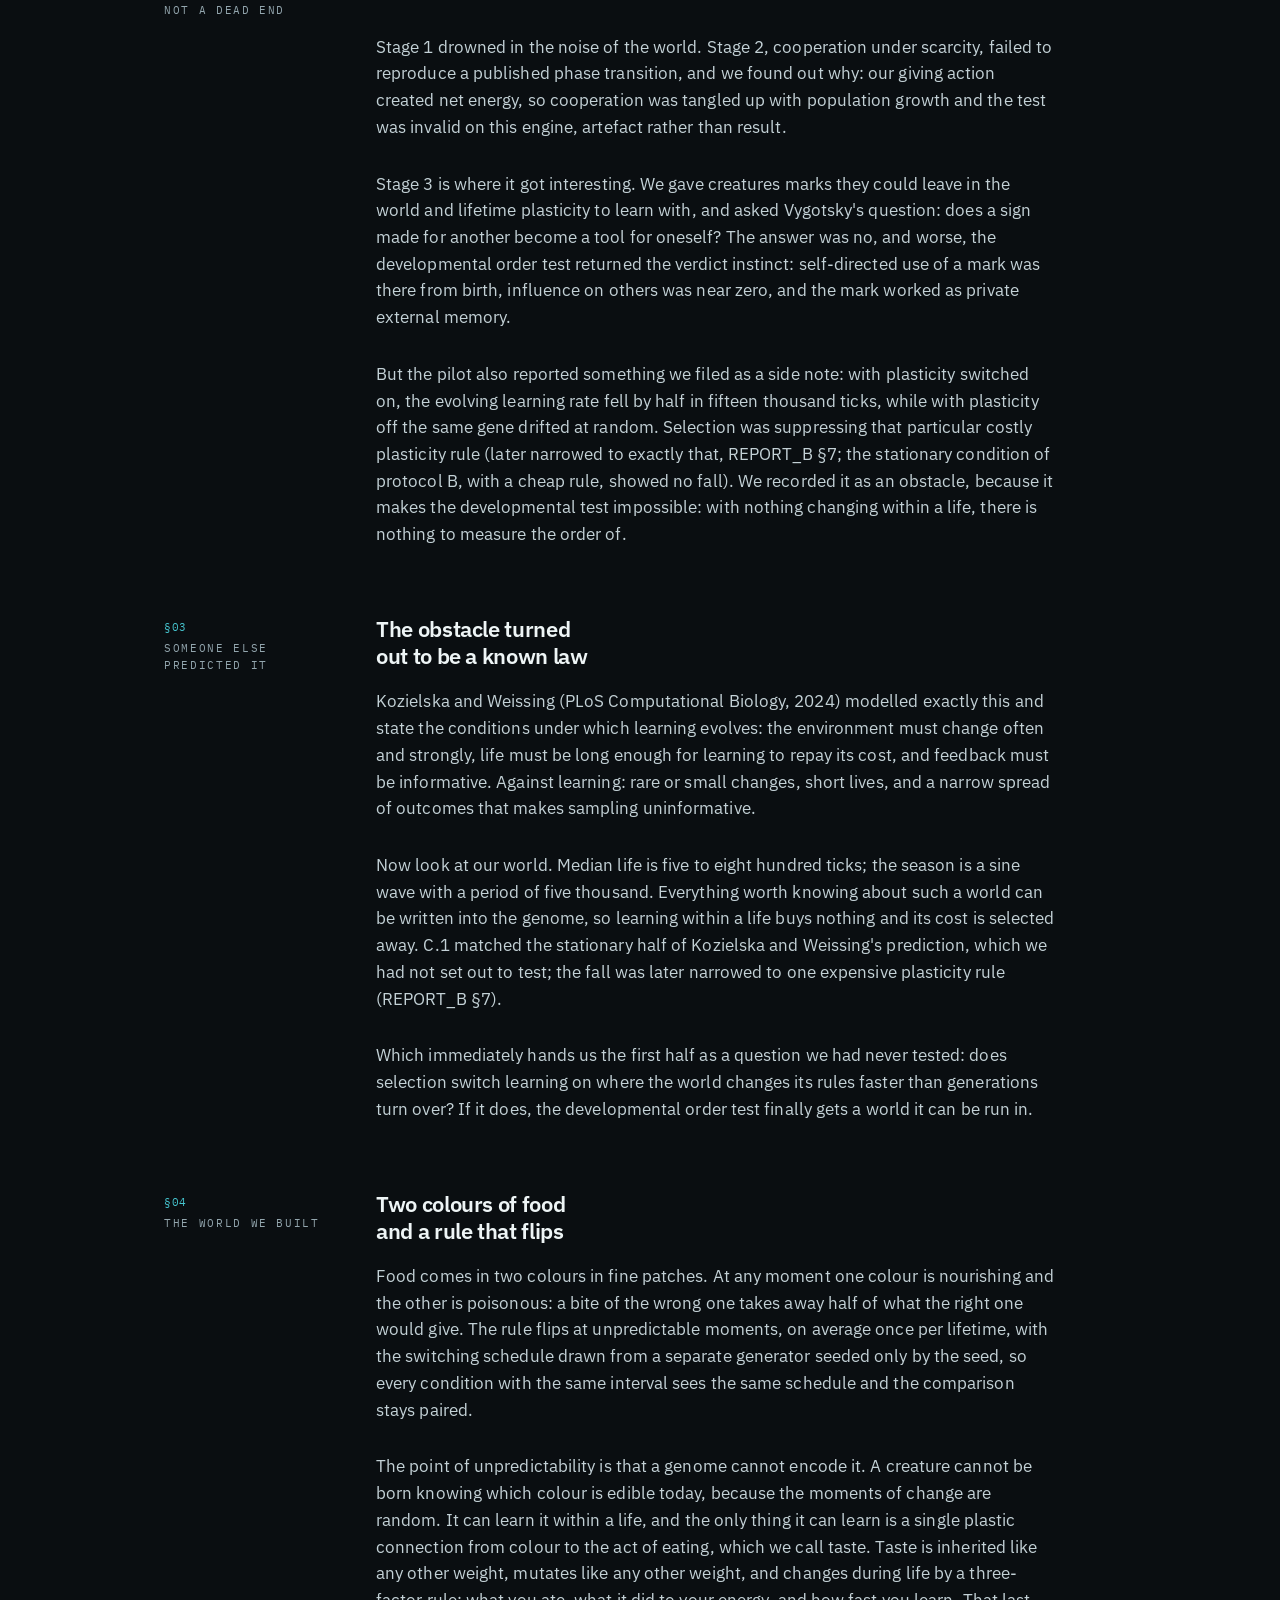
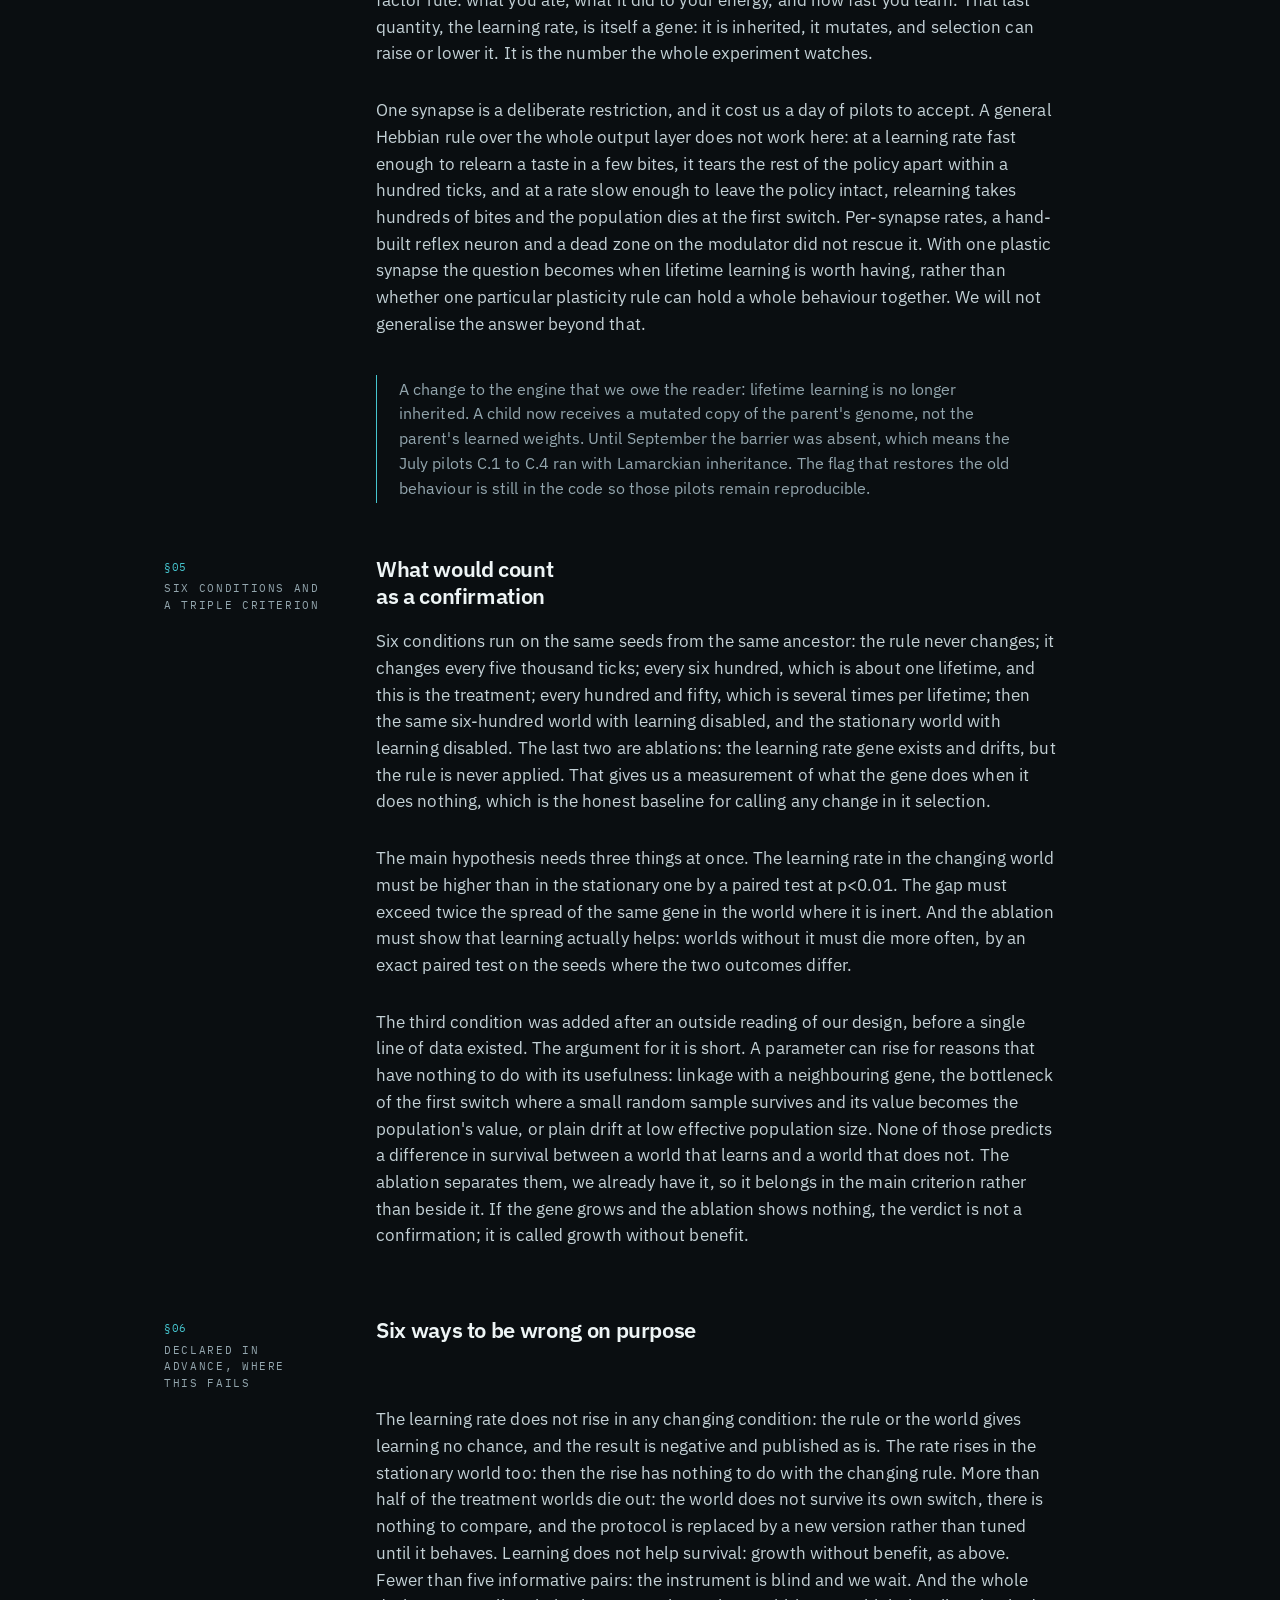
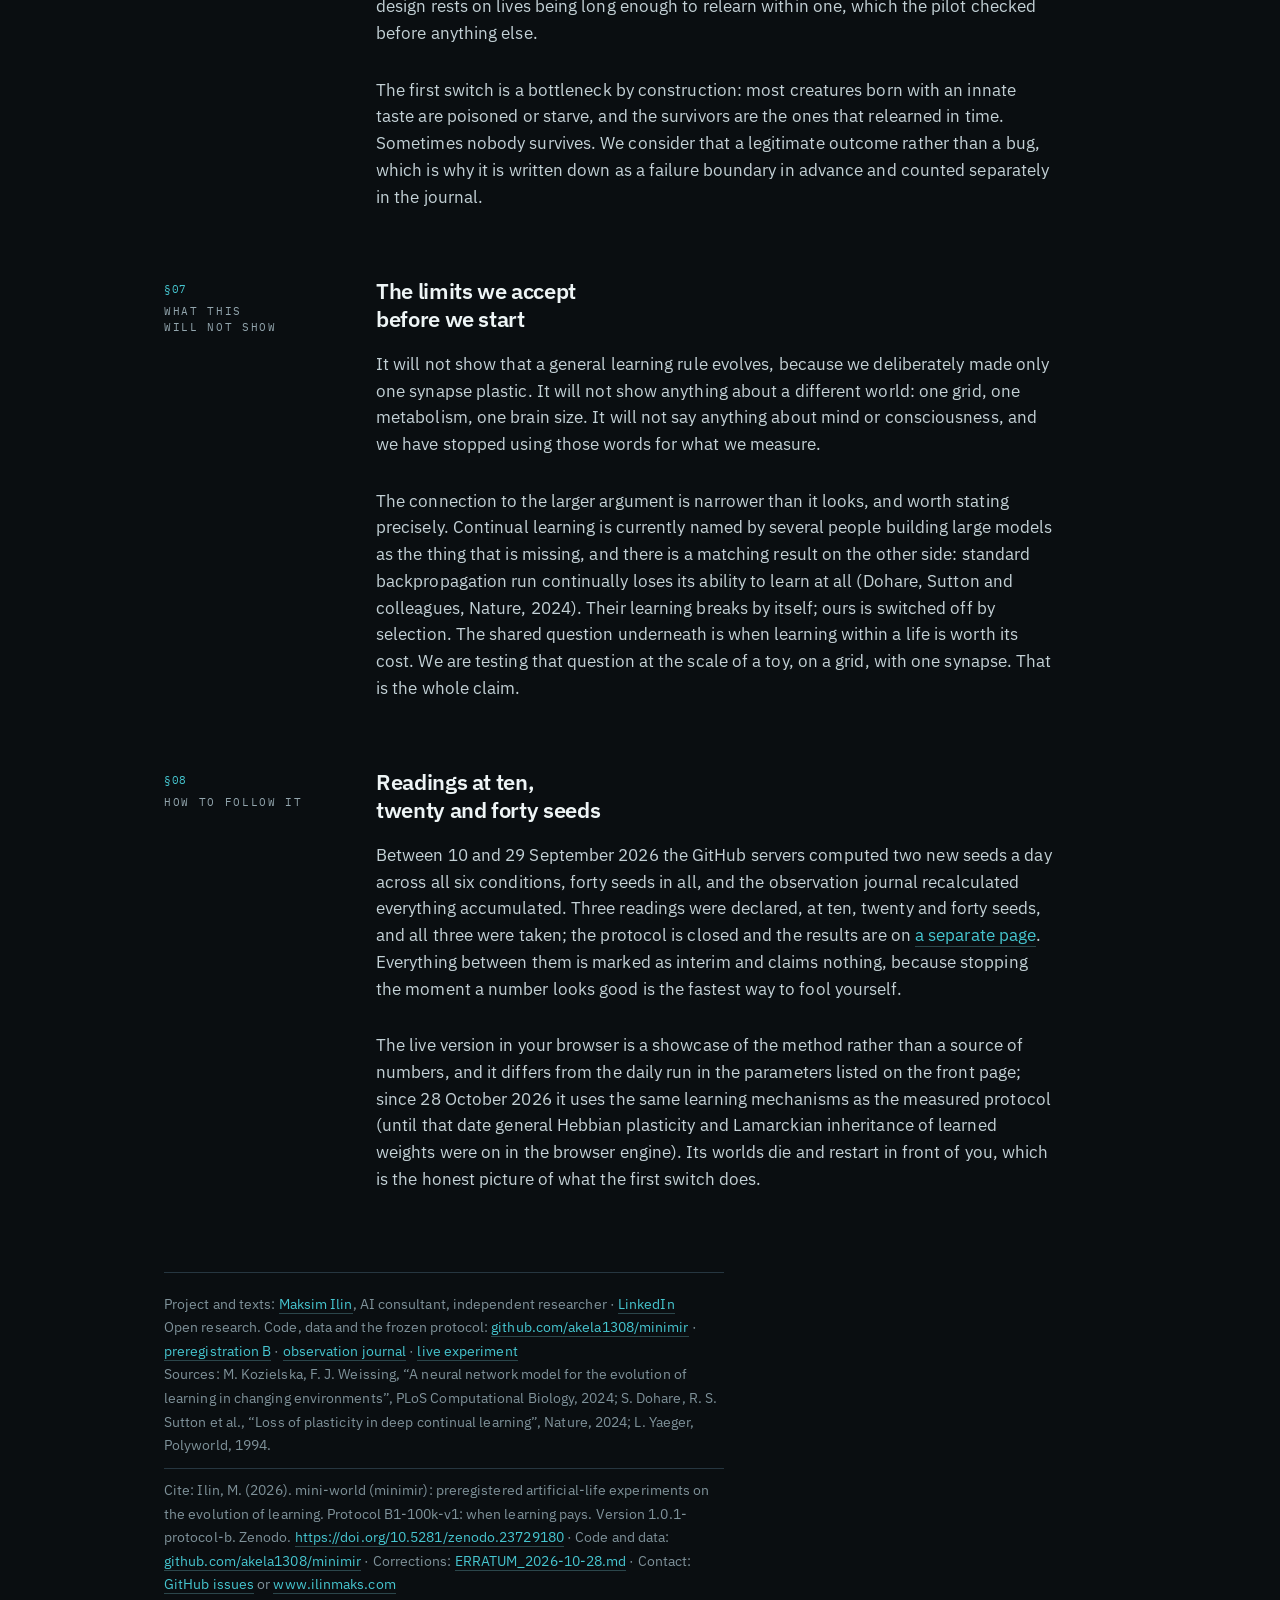
<file: docs/learning.html>
<!doctype html>
<html lang="en">
<head>
<meta charset="utf-8">
<meta name="viewport" content="width=device-width, initial-scale=1">
<title>mini·world: when learning pays, and why we set up a second experiment</title>
<meta name="description" content="Why a negative verdict in one experiment became the hypothesis of the next: selection switches lifetime learning on only where the world changes its rules faster than generations turn over. Preregistered design, triple criterion, declared failure boundaries.">
<meta name="keywords" content="evolution of learning, lifetime plasticity, Baldwin effect, changing environment, Kozielska Weissing, artificial life, ALife, preregistration, ablation, continual learning, эволюция обучения, пластичность, предрегистрация, искусственная жизнь">
<meta name="author" content="Maksim Ilin">
<meta name="robots" content="index, follow, max-image-preview:large, max-snippet:-1">
<link rel="canonical" href="https://minimir.ilinmaks.com/learning.html">
<link rel="icon" type="image/svg+xml" href="favicon.svg">
<meta property="og:type" content="article">
<meta property="og:site_name" content="mini-world">
<meta property="og:title" content="mini·world: when learning pays, and why we set up a second experiment">
<meta property="og:description" content="Why a negative verdict in one experiment became the hypothesis of the next: selection switches lifetime learning on only where the world changes its rules faster than generations turn over. Preregistered design, triple criterion, declared failure boundaries.">
<meta property="og:url" content="https://minimir.ilinmaks.com/learning.html">
<meta property="og:image" content="https://minimir.ilinmaks.com/og.png">
<meta property="og:image:width" content="1200">
<meta property="og:image:height" content="630">
<meta name="twitter:card" content="summary_large_image">
<meta name="twitter:title" content="mini·world: when learning pays, and why we set up a second experiment">
<meta name="twitter:description" content="Why a negative verdict in one experiment became the hypothesis of the next: selection switches lifetime learning on only where the world changes its rules faster than generations turn over. Preregistered design, triple criterion, declared failure boundaries.">
<meta name="twitter:image" content="https://minimir.ilinmaks.com/og.png">
<script type="application/ld+json">{"@context":"https://schema.org","@graph":[{"@type":"Article","headline":"When learning pays. Why we set up a second experiment","inLanguage":["en","ru","de","es","zh"],"datePublished":"2026-09-10","url":"https://minimir.ilinmaks.com/learning.html","author":{"@id":"https://minimir.ilinmaks.com/#author"},"publisher":{"@id":"https://minimir.ilinmaks.com/#author"},"isPartOf":{"@id":"https://minimir.ilinmaks.com/#website"}},{"@type":"Person","@id":"https://minimir.ilinmaks.com/#author","name":"Maksim Ilin","alternateName":"Максим Ильин","jobTitle":"AI consultant, independent researcher","url":"https://www.ilinmaks.com/","sameAs":["https://www.ilinmaks.com/","https://www.linkedin.com/in/ilinmaks/"]},{"@type":"WebSite","@id":"https://minimir.ilinmaks.com/#website","name":"mini-world","url":"https://minimir.ilinmaks.com/"}]}</script>
<link rel="preload" href="fonts/ibm-plex-sans-latin-400-normal.woff2" as="font" type="font/woff2" crossorigin>
<link rel="stylesheet" href="site.css">
<style>
  .byline{font-family:var(--mono);font-size:12px;color:var(--dim);letter-spacing:.04em;
    margin:6px 0 0}
  .byline b{color:var(--ink);font-weight:500}
  .notelist{list-style:none;padding:0;margin:26px 0 0}
  .notelist li{border-top:1px solid var(--hair);padding:20px 0}
  .notelist a.t{font-size:21px;font-weight:600;letter-spacing:-.015em;color:var(--ink);
    text-decoration:none;line-height:1.25;display:inline-block}
  .notelist a.t:hover{color:var(--cyan)}
  .notelist .meta{font-family:var(--mono);font-size:11px;letter-spacing:.1em;
    text-transform:uppercase;color:var(--faint);margin-bottom:6px}
  .notelist p{margin:8px 0 0;max-width:70ch}
</style>
</head>
<body>
<canvas id="amb"></canvas>
<div class="langbar" role="group" aria-label="language"><a class="brand" href="index.html">mini<span class="dot">·</span>world</a><div class="langs"><button data-set="en">EN</button><button data-set="ru">RU</button><button data-set="de">DE</button><button data-set="es">ES</button><button data-set="zh">中文</button></div></div>
<div class="wrap">
<div class="langblock" data-lang="en" lang="en">
  <h1>When learning pays.<br>Why we set up a second experiment</h1>
  <div class="eyebrow">research note · 10 September 2026</div>
  <div class="byline"><b>MAKSIM ILIN</b> · AI consultant, independent researcher</div>
  <p class="lede"><b>The first experiment ended with a negative verdict that we had announced in advance, and the honest move was not to argue with it but to ask what exactly had failed: the idea, the instrument, or the world.</b> It turned out to be the world. This note explains how a dead end in one experiment became the hypothesis of the next one, and what would count as a refutation.</p>
  <div class="cta"><a class="btn" href="index.html">▶ watch the live experiment</a><a class="btn ghost" href="journal.html">observation journal</a><a class="btn ghost" href="notes.html">all notes</a></div>
  <p>We run a tiny world on a grid: creatures with a small neural network, food, energy, death, no reward and no judge. The rule of the project is that criteria are declared before the runs and the verdict is not rewritten afterwards. That rule is what makes a failure informative.</p>

  <section><h2>where the first experiment ended</h2><h3>A paired signal that never became a result</h3>
    <p>Stage 1 asked whether selection alone, with no reward function, makes behaviour depend on a creature's own internal state. The treatment let a creature sense its own energy; the control shuffled that same signal among creatures, preserving the distribution exactly and removing only self-knowledge. We declared a double criterion in advance: a paired test at p&lt;0.01, and a gap larger than twice the between-seed spread of the world itself.</p>
    <p>At forty accumulated seeds the paired test is overwhelming, p = 6·10⁻⁷, and the effect is specific: knowing yourself beats a neighbour's signal, which in turn is indistinguishable from noise. The second criterion never came close. The gap between treatment and control is 0.019 bits, and two sigma of the between-seed spread is 0.053 bits.</p>
    <p>The useful number is the ratio of the two. At twelve seeds it was 0.47, at forty it is 0.37. The p-value fell by three orders of magnitude between twelve and forty seeds while the ratio of gap to threshold stayed near 0.4. More seeds would not change that, because the threshold does not shrink with sample size. It says the world produces swings between seeds larger than the effect we are chasing, and no amount of accumulation fixes that.</p>
    <div class="callout">The verdict stands as declared: not confirmed. We later came to think that for a paired design the right noise is the spread of the differences rather than the spread of the level. That may well be true, and it changes nothing here: a criterion invented after seeing the data is not a criterion. It can only be declared for the next protocol, and it works forwards.</div></section>

  <section><h2>three dead ends, one of them not a dead end</h2><h3>What the failures were actually saying</h3>
    <p>Stage 1 drowned in the noise of the world. Stage 2, cooperation under scarcity, failed to reproduce a published phase transition, and we found out why: our giving action created net energy, so cooperation was tangled up with population growth and the test was invalid on this engine, artefact rather than result.</p>
    <p>Stage 3 is where it got interesting. We gave creatures marks they could leave in the world and lifetime plasticity to learn with, and asked Vygotsky's question: does a sign made for another become a tool for oneself? The answer was no, and worse, the developmental order test returned the verdict instinct: self-directed use of a mark was there from birth, influence on others was near zero, and the mark worked as private external memory.</p>
    <p>But the pilot also reported something we filed as a side note: with plasticity switched on, the evolving learning rate fell by half in fifteen thousand ticks, while with plasticity off the same gene drifted at random. Selection was suppressing that particular costly plasticity rule (later narrowed to exactly that, REPORT_B §7; the stationary condition of protocol B, with a cheap rule, showed no fall). We recorded it as an obstacle, because it makes the developmental test impossible: with nothing changing within a life, there is nothing to measure the order of.</p></section>

  <section><h2>someone else predicted it</h2><h3>The obstacle turned out to be a known law</h3>
    <p>Kozielska and Weissing (PLoS Computational Biology, 2024) modelled exactly this and state the conditions under which learning evolves: the environment must change often and strongly, life must be long enough for learning to repay its cost, and feedback must be informative. Against learning: rare or small changes, short lives, and a narrow spread of outcomes that makes sampling uninformative.</p>
    <p>Now look at our world. Median life is five to eight hundred ticks; the season is a sine wave with a period of five thousand. Everything worth knowing about such a world can be written into the genome, so learning within a life buys nothing and its cost is selected away. C.1 matched the stationary half of Kozielska and Weissing's prediction, which we had not set out to test; the fall was later narrowed to one expensive plasticity rule (REPORT_B §7).</p>
    <p>Which immediately hands us the first half as a question we had never tested: does selection switch learning on where the world changes its rules faster than generations turn over? If it does, the developmental order test finally gets a world it can be run in.</p></section>

  <section><h2>the world we built</h2><h3>Two colours of food and a rule that flips</h3>
    <p>Food comes in two colours in fine patches. At any moment one colour is nourishing and the other is poisonous: a bite of the wrong one takes away half of what the right one would give. The rule flips at unpredictable moments, on average once per lifetime, with the switching schedule drawn from a separate generator seeded only by the seed, so every condition with the same interval sees the same schedule and the comparison stays paired.</p>
    <p>The point of unpredictability is that a genome cannot encode it. A creature cannot be born knowing which colour is edible today, because the moments of change are random. It can learn it within a life, and the only thing it can learn is a single plastic connection from colour to the act of eating, which we call taste. Taste is inherited like any other weight, mutates like any other weight, and changes during life by a three-factor rule: what you ate, what it did to your energy, and how fast you learn. That last quantity, the learning rate, is itself a gene: it is inherited, it mutates, and selection can raise or lower it. It is the number the whole experiment watches.</p>
    <p>One synapse is a deliberate restriction, and it cost us a day of pilots to accept. A general Hebbian rule over the whole output layer does not work here: at a learning rate fast enough to relearn a taste in a few bites, it tears the rest of the policy apart within a hundred ticks, and at a rate slow enough to leave the policy intact, relearning takes hundreds of bites and the population dies at the first switch. Per-synapse rates, a hand-built reflex neuron and a dead zone on the modulator did not rescue it. With one plastic synapse the question becomes when lifetime learning is worth having, rather than whether one particular plasticity rule can hold a whole behaviour together. We will not generalise the answer beyond that.</p>
    <div class="callout">A change to the engine that we owe the reader: lifetime learning is no longer inherited. A child now receives a mutated copy of the parent's genome, not the parent's learned weights. Until September the barrier was absent, which means the July pilots C.1 to C.4 ran with Lamarckian inheritance. The flag that restores the old behaviour is still in the code so those pilots remain reproducible.</div></section>

  <section><h2>six conditions and a triple criterion</h2><h3>What would count as a confirmation</h3>
    <p>Six conditions run on the same seeds from the same ancestor: the rule never changes; it changes every five thousand ticks; every six hundred, which is about one lifetime, and this is the treatment; every hundred and fifty, which is several times per lifetime; then the same six-hundred world with learning disabled, and the stationary world with learning disabled. The last two are ablations: the learning rate gene exists and drifts, but the rule is never applied. That gives us a measurement of what the gene does when it does nothing, which is the honest baseline for calling any change in it selection.</p>
    <p>The main hypothesis needs three things at once. The learning rate in the changing world must be higher than in the stationary one by a paired test at p&lt;0.01. The gap must exceed twice the spread of the same gene in the world where it is inert. And the ablation must show that learning actually helps: worlds without it must die more often, by an exact paired test on the seeds where the two outcomes differ.</p>
    <p>The third condition was added after an outside reading of our design, before a single line of data existed. The argument for it is short. A parameter can rise for reasons that have nothing to do with its usefulness: linkage with a neighbouring gene, the bottleneck of the first switch where a small random sample survives and its value becomes the population's value, or plain drift at low effective population size. None of those predicts a difference in survival between a world that learns and a world that does not. The ablation separates them, we already have it, so it belongs in the main criterion rather than beside it. If the gene grows and the ablation shows nothing, the verdict is not a confirmation; it is called growth without benefit.</p></section>

  <section><h2>declared in advance, where this fails</h2><h3>Six ways to be wrong on purpose</h3>
    <p>The learning rate does not rise in any changing condition: the rule or the world gives learning no chance, and the result is negative and published as is. The rate rises in the stationary world too: then the rise has nothing to do with the changing rule. More than half of the treatment worlds die out: the world does not survive its own switch, there is nothing to compare, and the protocol is replaced by a new version rather than tuned until it behaves. Learning does not help survival: growth without benefit, as above. Fewer than five informative pairs: the instrument is blind and we wait. And the whole design rests on lives being long enough to relearn within one, which the pilot checked before anything else.</p>
    <p>The first switch is a bottleneck by construction: most creatures born with an innate taste are poisoned or starve, and the survivors are the ones that relearned in time. Sometimes nobody survives. We consider that a legitimate outcome rather than a bug, which is why it is written down as a failure boundary in advance and counted separately in the journal.</p></section>

  <section><h2>what this will not show</h2><h3>The limits we accept before we start</h3>
    <p>It will not show that a general learning rule evolves, because we deliberately made only one synapse plastic. It will not show anything about a different world: one grid, one metabolism, one brain size. It will not say anything about mind or consciousness, and we have stopped using those words for what we measure.</p>
    <p>The connection to the larger argument is narrower than it looks, and worth stating precisely. Continual learning is currently named by several people building large models as the thing that is missing, and there is a matching result on the other side: standard backpropagation run continually loses its ability to learn at all (Dohare, Sutton and colleagues, Nature, 2024). Their learning breaks by itself; ours is switched off by selection. The shared question underneath is when learning within a life is worth its cost. We are testing that question at the scale of a toy, on a grid, with one synapse. That is the whole claim.</p></section>

  <section><h2>how to follow it</h2><h3>Readings at ten, twenty and forty seeds</h3>
    <p>Between 10 and 29 September 2026 the GitHub servers computed two new seeds a day across all six conditions, forty seeds in all, and the observation journal recalculated everything accumulated. Three readings were declared, at ten, twenty and forty seeds, and all three were taken; the protocol is closed and the results are on <a href="results-b.html">a separate page</a>. Everything between them is marked as interim and claims nothing, because stopping the moment a number looks good is the fastest way to fool yourself.</p>
    <p>The live version in your browser is a showcase of the method rather than a source of numbers, and it differs from the daily run in the parameters listed on the front page; since 28 October 2026 it uses the same learning mechanisms as the measured protocol (until that date general Hebbian plasticity and Lamarckian inheritance of learned weights were on in the browser engine). Its worlds die and restart in front of you, which is the honest picture of what the first switch does.</p></section>

  <footer>Project and texts: <a href="https://www.ilinmaks.com/" target="_blank" rel="noopener">Maksim Ilin</a>, AI consultant, independent researcher · <a href="https://www.linkedin.com/in/ilinmaks/" target="_blank" rel="noopener">LinkedIn</a><br>Open research. Code, data and the frozen protocol: <a href="https://github.com/akela1308/minimir" target="_blank" rel="noopener">github.com/akela1308/minimir</a> · <a href="https://github.com/akela1308/minimir/blob/main/PREREGISTRATION_B.md" target="_blank" rel="noopener">preregistration B</a> · <a href="journal.html">observation journal</a> · <a href="index.html">live experiment</a><br>Sources: M. Kozielska, F. J. Weissing, “A neural network model for the evolution of learning in changing environments”, PLoS Computational Biology, 2024; S. Dohare, R. S. Sutton et al., “Loss of plasticity in deep continual learning”, Nature, 2024; L. Yaeger, Polyworld, 1994.<span class="cite">Cite: Ilin, M. (2026). mini-world (minimir): preregistered artificial-life experiments on the evolution of learning. Protocol B1-100k-v1: when learning pays. Version 1.0.1-protocol-b. Zenodo. <a href="https://doi.org/10.5281/zenodo.23729180" target="_blank" rel="noopener">https://doi.org/10.5281/zenodo.23729180</a> · Code and data: <a href="https://github.com/akela1308/minimir" target="_blank" rel="noopener">github.com/akela1308/minimir</a> · Corrections: <a href="https://github.com/akela1308/minimir/blob/main/ERRATUM_2026-10-28.md" target="_blank" rel="noopener">ERRATUM_2026-10-28.md</a> · Contact: <a href="https://github.com/akela1308/minimir/issues" target="_blank" rel="noopener">GitHub issues</a> or <a href="https://www.ilinmaks.com/" target="_blank" rel="noopener">www.ilinmaks.com</a></span></footer>
</div>
<div class="langblock" data-lang="ru" lang="ru">
  <h1>Когда обучение окупается.<br>Почему мы поставили второй эксперимент</h1>
  <div class="eyebrow">рабочая заметка · 10 сентября 2026</div>
  <div class="byline"><b>MAKSIM ILIN</b> · Максим Ильин, AI-консультант, независимый исследователь</div>
  <p class="lede"><b>Первый эксперимент закончился отрицательным вердиктом, объявленным заранее, и честным ходом было не спорить с ним, а спросить, что именно не сработало: идея, прибор или мир.</b> Оказалось, мир. Эта заметка о том, как тупик одного эксперимента стал гипотезой следующего, и что мы засчитаем за опровержение.</p>
  <div class="cta"><a class="btn" href="index.html">▶ смотреть живой эксперимент</a><a class="btn ghost" href="journal.html">журнал наблюдений</a><a class="btn ghost" href="notes.html">все заметки</a></div>
  <p>Мы гоняем крошечный мир на сетке: существа с маленькой нейросетью, еда, энергия, смерть, никакой награды и никакого судьи. Правило проекта простое: критерии объявляются до прогонов, а вердикт задним числом не переписывается. Именно это правило и делает провал информативным.</p>

  <section><h2>чем кончился первый эксперимент</h2><h3>Парный сигнал, который так и не стал результатом</h3>
    <p>Первый этап спрашивал, достаточно ли одного отбора, без всякой функции награды, чтобы поведение стало зависеть от собственного внутреннего состояния существа. В лечении существо чувствовало свою энергию, в контроле тот же сигнал переставлялся между особями: распределение сохранялось бит в бит, убиралось ровно одно, знание о себе. Двойной критерий был объявлен заранее: парный тест при p&lt;0,01 и разрыв больше удвоенного разброса самого мира между семенами.</p>
    <p>На сорока накопленных семенах парный тест подавляюще уверен, p = 6·10⁻⁷, и эффект специфичен: знание о себе обгоняет сигнал соседа, а тот неотличим от шума. Второй критерий не был пройден даже близко. Разрыв между лечением и контролем 0,019 бита, а две сигмы межсидового разброса 0,053 бита.</p>
    <p>Полезно смотреть не на них по отдельности, а на их отношение. На двенадцати семенах оно было 0,47, на сорока стало 0,37. Между двенадцатью и сорока семенами p-значение упало на три порядка, а отношение разрыва к порогу осталось около 0,4. Новые семена этого не изменят, потому что порог не уменьшается с ростом выборки. Это значит, что мир производит колебания между семенами больше того эффекта, который мы ловим, и накоплением такое не лечится.</p>
    <div class="callout">Вердикт остаётся объявленным: не подтверждено. Позже мы поняли, что для парного дизайна правильнее считать шум самих разниц, а не шум уровня. Возможно, это и верно, и здесь это ничего не меняет: критерий, придуманный после того, как увидел данные, уже не критерий. Его можно объявить только для следующего протокола, и действовать он будет вперёд.</div></section>

  <section><h2>три тупика, из которых один не тупик</h2><h3>Что провалы говорили на самом деле</h3>
    <p>Первый этап утонул в шуме мира. Второй, кооперация при нехватке ресурса, не воспроизвёл опубликованный фазовый переход, и мы выяснили почему: наше действие «отдать» создавало чистую энергию, поэтому кооперация оказалась связана с ростом численности, и тест на этом движке был некорректен. Артефакт, а не результат.</p>
    <p>Интереснее всего вышло на третьем этапе. Мы дали существам метки, которые можно оставлять в мире, и прижизненную пластичность, чтобы было чем учиться, и задали вопрос Выготского: становится ли знак, возникший для другого, средством для себя? Ответ был отрицательный, и хуже того: тест порядка развития дал вердикт «инстинкт». Самонаправленное использование метки присутствовало с рождения, влияния на других почти не было, и метка работала как приватная внешняя память.</p>
    <p>Но пилот сообщил и то, что мы записали как побочное наблюдение: при включённой пластичности эволюционирующая скорость обучения падала вдвое за пятнадцать тысяч тиков, а при выключенной тот же ген дрейфовал случайно. Отбор подавлял именно это дорогое правило пластичности (позже сужено до этого, REPORT_B §7; в стационарном условии протокола B с дешёвым правилом падения не было). Мы занесли это в помехи, потому что без изменений внутри жизни тест порядка развития невозможен в принципе: измерять просто нечего.</p></section>

  <section><h2>это предсказал не мы</h2><h3>Помеха оказалась известным законом</h3>
    <p>Kozielska и Weissing (PLoS Computational Biology, 2024) смоделировали ровно это и называют условия, при которых обучение эволюционирует: среда должна меняться часто и сильно, жизнь должна быть достаточно длинной, чтобы обучение окупилось, а обратная связь должна быть информативной. Против обучения работают редкие или малые изменения, короткая жизнь и узкий разброс исходов, при котором выборка ничего не сообщает.</p>
    <p>Теперь посмотрите на наш мир. Медианная жизнь пятьсот-восемьсот тиков, сезон синусоида с периодом в пять тысяч. Всё, что стоит знать о таком мире, записывается в геном, поэтому обучение при жизни не даёт ничего, а его цену отбор снимает. C.1 совпал со стационарной половиной предсказания Kozielska и Weissing, которую мы проверять не собирались; позже падение сужено до одного дорогого правила пластичности (REPORT_B §7).</p>
    <p>И тем самым первая половина превращается в вопрос, который мы никогда не проверяли: включает ли отбор обучение там, где мир меняет правила быстрее, чем сменяются поколения? Если включает, у теста порядка развития наконец появляется мир, в котором его можно поставить.</p></section>

  <section><h2>мир, который мы построили</h2><h3>Два цвета еды и правило, которое переворачивается</h3>
    <p>Еда бывает двух цветов, мелкими пятнами. В каждый момент один цвет питателен, другой ядовит: укус не того отнимает половину того, что дал бы правильный. Правило переворачивается в непредсказуемые моменты, в среднем раз в жизнь, а расписание смен берётся из отдельного генератора, засеянного только семенем, поэтому все условия с одним интервалом видят одно и то же расписание и сравнение остаётся парным.</p>
    <p>Смысл непредсказуемости в том, что геном её не запишет. Существо не может родиться со знанием, какой цвет съедобен сегодня, потому что моменты смен случайны. Выучить при жизни можно, и учится ровно одна пластичная связь: от цвета к действию «есть». Мы называем её вкусом. Вкус наследуется как обычный вес, мутирует как обычный вес и меняется при жизни по трёхфакторному правилу: что ел, что это сделало с энергией и с какой скоростью ты учишься. Последняя величина, скорость обучения, сама является геном: наследуется, мутирует, и отбор может её поднять или опустить. Это и есть число, за которым следит весь эксперимент.</p>
    <p>Один синапс это намеренное ограничение, и принять его стоило дня пилотов. Общее правило Хебба на всём выходном слое здесь не работает: при скорости, достаточной, чтобы переучить вкус за несколько укусов, оно разваливает остальную политику за сотню тиков, а при скорости, при которой политика цела, переучивание занимает сотни укусов и популяция гибнет на первой же смене. Поштучные скорости на синапсах, рукописный рефлекторный нейрон и мёртвая зона модулятора этого не спасли. С одним пластичным синапсом вопрос становится про то, когда прижизненное обучение выгодно, а не про то, удержит ли конкретное правило пластичности всё поведение. Обобщать ответ за эти пределы мы не будем.</p>
    <div class="callout">Правка движка, о которой читатель должен знать: прижизненное обучение больше не наследуется. Ребёнок получает мутированную копию генома родителя, а не его выученные веса. До сентября барьера не было, то есть июльские пилоты C.1-C.4 шли с ламарковским наследованием. Флаг, возвращающий старое поведение, оставлен в коде, чтобы те пилоты остались воспроизводимыми.</div></section>

  <section><h2>шесть условий и тройной критерий</h2><h3>Что мы засчитаем за подтверждение</h3>
    <p>Шесть условий на одних и тех же семенах и с одним предком: правило не меняется; меняется раз в пять тысяч тиков; раз в шестьсот, то есть примерно раз в жизнь, и это лечение; раз в полтораста, то есть несколько раз за жизнь; затем тот же мир с шестьюстами, но с отключённым обучением, и стационарный мир с отключённым обучением. Последние два это абляции: ген скорости существует и дрейфует, но правило не применяется. Так мы получаем измерение того, что делает ген, когда он не делает ничего, и это честная точка отсчёта, чтобы называть любое его изменение отбором.</p>
    <p>Главной гипотезе нужны три вещи сразу. Скорость обучения в меняющемся мире должна быть выше, чем в стационарном, по парному тесту при p&lt;0,01. Разрыв должен превышать удвоенный разброс того же гена в мире, где он инертен. И абляция должна показать, что обучение действительно помогает: миры без него обязаны гибнуть чаще, по точному парному тесту на тех семенах, где исходы разошлись.</p>
    <p>Третье условие добавлено после внешнего разбора нашего дизайна, до того как появилась хоть одна строка данных. Аргумент за него короткий. Параметр может расти по причинам, не имеющим отношения к его полезности: сцепление с соседним геном, горлышко первой смены, где выживает малая случайная выборка и её значение становится значением всей популяции, или обычный дрейф при малой эффективной численности. Ни одно из этих объяснений не предсказывает разницы в выживании между миром, который учится, и миром, который не учится. Абляция их разводит, она у нас уже есть, и потому ей место в главном критерии, а не рядом с ним. Если ген вырос, а абляция ничего не показала, это не подтверждение, и называется оно «рост без пользы».</p></section>

  <section><h2>объявлено заранее: где это проваливается</h2><h3>Шесть способов ошибиться нарочно</h3>
    <p>Скорость обучения не растёт ни в одном меняющемся условии: значит, правило или мир не дают обучению шанса, результат отрицательный и публикуется как есть. Скорость растёт и в стационарном мире: значит, рост не связан со сменой правила. Больше половины миров-лечений вымирают: мир не переживает собственной смены, сравнивать не на чем, и протокол заменяется новой версией, а не подкручивается, пока не начнёт вести себя прилично. Обучение не помогает выжить: тот самый «рост без пользы». Меньше пяти информативных пар: прибор слеп, ждём. И весь дизайн держится на том, что жизнь достаточно длинна, чтобы переучиться внутри неё, а это пилот проверил раньше всего остального.</p>
    <p>Первая смена правила это узкое горлышко по построению: большинство существ с врождённым вкусом травится или голодает, а выживают те, кто успел переучиться. Иногда не выживает никто. Мы считаем это законным исходом, а не сбоем, поэтому он записан как граница провала заранее и считается в журнале отдельно.</p></section>

  <section><h2>чего этот эксперимент не покажет</h2><h3>Границы, которые мы принимаем до старта</h3>
    <p>Он не покажет, что эволюционирует общее правило обучения, потому что пластичным мы намеренно сделали один синапс. Он не скажет ничего про другой мир: одна сетка, один метаболизм, один размер мозга. И он не скажет ничего про разум или сознание, а этими словами мы перестали называть то, что измеряем.</p>
    <p>Связь с большим спором уже, чем кажется, и её стоит сформулировать точно. Непрерывное обучение сейчас называют недостающим сразу несколько человек, строящих большие модели, и с другой стороны есть парный результат: обычное обратное распространение в непрерывном режиме само теряет способность учиться (Dohare, Sutton и соавторы, Nature, 2024). У них обучение ломается само, у нас его выключает отбор. Общий вопрос под этим один: когда обучение внутри жизни окупает свою цену. Мы проверяем этот вопрос в масштабе игрушки, на сетке, на одном синапсе. Вот и всё заявление.</p></section>

  <section><h2>как за этим следить</h2><h3>Чтения на десяти, двадцати и сорока семенах</h3>
    <p>С 10 по 29 сентября 2026 серверы GitHub считали по два новых семени в день по всем шести условиям, всего сорок семян, а журнал наблюдений пересчитывал всё накопленное. Было объявлено три чтения, на десяти, двадцати и сорока семенах, и все три сняты; протокол закрыт, результаты на <a href="results-b.html">отдельной странице</a>. Всё между ними помечено как промежуточное и ничего не заявляет, потому что остановиться в тот момент, когда число понравилось, это самый быстрый способ обмануть себя.</p>
    <p>Живая версия в вашем браузере это витрина метода, а не источник чисел, и она отличается от суточного прогона параметрами, перечисленными на главной; с 28 октября 2026 года в ней те же механизмы обучения, что в измеренном протоколе (до этой даты в браузерном движке были включены общая пластичность Хебба и ламарковское наследование выученных весов). Её миры гибнут и перезапускаются у вас на глазах, и это честная картина того, что делает первая смена правила.</p></section>

  <footer>Проект и тексты: <a href="https://www.ilinmaks.com/" target="_blank" rel="noopener">Максим Ильин</a>, AI-консультант, независимый исследователь · <a href="https://www.linkedin.com/in/ilinmaks/" target="_blank" rel="noopener">LinkedIn</a><br>Открытое исследование. Код, данные и замороженный протокол: <a href="https://github.com/akela1308/minimir" target="_blank" rel="noopener">github.com/akela1308/minimir</a> · <a href="https://github.com/akela1308/minimir/blob/main/PREREGISTRATION_B.md" target="_blank" rel="noopener">предрегистрация B</a> · <a href="journal.html">журнал наблюдений</a> · <a href="index.html">живой эксперимент</a><br>Источники: M. Kozielska, F. J. Weissing, «A neural network model for the evolution of learning in changing environments», PLoS Computational Biology, 2024; S. Dohare, R. S. Sutton и др., «Loss of plasticity in deep continual learning», Nature, 2024; L. Yaeger, Polyworld, 1994.<span class="cite">Цитировать: Ilin, M. (2026). mini-world (minimir): preregistered artificial-life experiments on the evolution of learning. Protocol B1-100k-v1: when learning pays. Version 1.0.1-protocol-b. Zenodo. <a href="https://doi.org/10.5281/zenodo.23729180" target="_blank" rel="noopener">https://doi.org/10.5281/zenodo.23729180</a> · Код и данные: <a href="https://github.com/akela1308/minimir" target="_blank" rel="noopener">github.com/akela1308/minimir</a> · Поправки: <a href="https://github.com/akela1308/minimir/blob/main/ERRATUM_2026-10-28.md" target="_blank" rel="noopener">ERRATUM_2026-10-28.md</a> · Связь: <a href="https://github.com/akela1308/minimir/issues" target="_blank" rel="noopener">GitHub issues</a> или <a href="https://www.ilinmaks.com/" target="_blank" rel="noopener">www.ilinmaks.com</a></span></footer>
</div>
<div class="langblock" data-lang="de" lang="de">
  <h1>Wann Lernen sich lohnt.<br>Warum wir ein zweites Experiment aufgesetzt haben</h1>
  <div class="eyebrow">Forschungsnotiz · 10. September 2026</div>
  <div class="byline"><b>MAKSIM ILIN</b> · KI-Berater, unabhängiger Forscher</div>
  <p class="lede"><b>Das erste Experiment endete mit einem negativen Urteil, das wir vorab erklärt hatten, und der ehrliche Zug war nicht, mit ihm zu streiten, sondern zu fragen, was genau gescheitert ist: die Idee, das Messgerät oder die Welt.</b> Es war die Welt. Diese Notiz erzählt, wie die Sackgasse eines Experiments zur Hypothese des nächsten wurde, und was wir als Widerlegung gelten lassen.</p>
  <div class="cta"><a class="btn" href="index.html">▶ das Live-Experiment ansehen</a><a class="btn ghost" href="journal.html">Beobachtungsjournal</a><a class="btn ghost" href="notes.html">alle Notizen</a></div>
  <p>Wir betreiben eine winzige Welt auf einem Gitter: Wesen mit einem kleinen neuronalen Netz, Futter, Energie, Tod, keine Belohnung und kein Schiedsrichter. Die Regel des Projekts ist einfach: Kriterien werden vor den Läufen erklärt, und das Urteil wird nachträglich nicht umgeschrieben. Genau diese Regel macht ein Scheitern informativ.</p>

  <section><h2>wie das erste Experiment endete</h2><h3>Ein gepaartes Signal, das nie ein Ergebnis wurde</h3>
    <p>Stufe 1 fragte, ob Selektion allein, ganz ohne Belohnungsfunktion, das Verhalten vom eigenen inneren Zustand eines Wesens abhängig macht. In der Behandlung spürte das Wesen seine eigene Energie, in der Kontrolle wurde dasselbe Signal unter den Wesen gemischt: die Verteilung blieb Bit für Bit erhalten, entfernt wurde genau eines, das Wissen über sich selbst. Ein doppeltes Kriterium war vorab erklärt: ein gepaarter Test bei p&lt;0,01 und ein Abstand grösser als das Doppelte der Streuung der Welt selbst zwischen den Samen.</p>
    <p>Bei vierzig gesammelten Samen ist der gepaarte Test erdrückend, p = 6·10⁻⁷, und der Effekt ist spezifisch: Selbstwahrnehmung schlägt das Signal des Nachbarn, und dieses ist von Rauschen nicht zu unterscheiden. Das zweite Kriterium wurde nicht einmal annähernd erreicht. Der Abstand beträgt 0,019 Bit, zwei Sigma der Streuung zwischen den Samen 0,053 Bit.</p>
    <p>Aufschlussreich ist nicht jede Zahl für sich, sondern ihr Verhältnis. Bei zwölf Samen lag es bei 0,47, bei vierzig bei 0,37. Zwischen zwölf und vierzig Samen fiel der p-Wert um drei Größenordnungen, während das Verhältnis von Abstand zu Schwelle bei etwa 0,4 blieb. Mehr Samen würden daran nichts ändern, denn die Schwelle schrumpft nicht mit der Stichprobe. Es heisst, dass die Welt zwischen den Samen stärker schwankt als der Effekt, den wir jagen, und dagegen hilft kein Sammeln.</p>
    <div class="callout">Das Urteil bleibt wie erklärt: nicht bestätigt. Später verstanden wir, dass für ein gepaartes Design die Streuung der Differenzen das richtige Rauschen wäre, nicht die Streuung des Niveaus. Das mag stimmen und ändert hier nichts: ein Kriterium, das nach dem Blick auf die Daten erfunden wird, ist kein Kriterium mehr. Es lässt sich nur für das nächste Protokoll erklären und wirkt nach vorn.</div></section>

  <section><h2>drei Sackgassen, davon eine keine</h2><h3>Was die Fehlschläge wirklich sagten</h3>
    <p>Stufe 1 ertrank im Rauschen der Welt. Stufe 2, Kooperation bei Knappheit, reproduzierte einen veröffentlichten Phasenübergang nicht, und wir fanden heraus warum: unser Geben erzeugte Nettoenergie, sodass Kooperation mit dem Populationswachstum verkoppelt war und der Test auf dieser Engine ungültig blieb. Ein Artefakt, kein Ergebnis.</p>
    <p>Am interessantesten wurde es auf Stufe 3. Wir gaben den Wesen Markierungen, die sie in der Welt hinterlassen können, und lebenslange Plastizität, mit der sich lernen lässt, und stellten die Frage Wygotskis: wird ein Zeichen, das für einen anderen entstand, zum Mittel für sich selbst? Die Antwort war nein, und schlimmer: der Test der Entwicklungsreihenfolge ergab das Urteil Instinkt. Der selbstbezogene Gebrauch war von Geburt an da, der Einfluss auf andere nahezu null, und die Markierung wirkte als privates äusseres Gedächtnis.</p>
    <p>Der Pilot meldete aber noch etwas, das wir als Randnotiz ablegten: bei eingeschalteter Plastizität halbierte sich die evolvierende Lerngeschwindigkeit in fünfzehntausend Ticks, bei ausgeschalteter driftete dasselbe Gen zufällig. Die Selektion unterdrückte genau diese teure Plastizitätsregel (später darauf eingegrenzt, REPORT_B §7; die stationäre Bedingung von Protokoll B mit einer billigen Regel zeigte keinen Abfall). Wir verbuchten es als Hindernis, denn ohne Veränderung innerhalb eines Lebens ist der Entwicklungstest grundsätzlich unmöglich: es gibt schlicht nichts zu messen.</p></section>

  <section><h2>vorhergesagt haben es andere</h2><h3>Das Hindernis war ein bekanntes Gesetz</h3>
    <p>Kozielska und Weissing (PLoS Computational Biology, 2024) haben genau das modelliert und nennen die Bedingungen, unter denen Lernen evolviert: die Umwelt muss sich oft und stark ändern, das Leben muss lang genug sein, damit Lernen sich rechnet, und die Rückmeldung muss informativ sein. Gegen das Lernen wirken seltene oder kleine Änderungen, kurze Leben und eine enge Streuung der Ergebnisse, bei der Stichproben nichts mitteilen.</p>
    <p>Nun unsere Welt: das mittlere Leben dauert fünf- bis achthundert Ticks, die Jahreszeit ist eine Sinuskurve mit Periode fünftausend. Alles, was über eine solche Welt zu wissen lohnt, lässt sich ins Genom schreiben, also bringt Lernen im Leben nichts, und seine Kosten nimmt die Selektion weg. C.1 traf die stationäre Hälfte der Vorhersage von Kozielska und Weissing, die wir gar nicht prüfen wollten; der Abfall wurde später auf eine einzige teure Plastizitätsregel eingegrenzt (REPORT_B §7).</p>
    <p>Damit wird die erste Hälfte zur Frage, die wir nie geprüft haben: schaltet die Selektion das Lernen dort ein, wo die Welt ihre Regeln schneller ändert, als die Generationen wechseln? Wenn ja, bekommt der Test der Entwicklungsreihenfolge endlich eine Welt, in der er sich stellen lässt.</p></section>

  <section><h2>die Welt, die wir gebaut haben</h2><h3>Zwei Farben Futter und eine Regel, die kippt</h3>
    <p>Futter gibt es in zwei Farben, in feinen Flecken. Zu jedem Zeitpunkt ist eine Farbe nahrhaft und die andere giftig: ein Biss der falschen nimmt die Hälfte dessen, was die richtige gäbe. Die Regel kippt zu unvorhersehbaren Zeitpunkten, im Schnitt einmal pro Leben, und der Wechselplan stammt aus einem eigenen Generator, der nur vom Samen abhängt, sodass alle Bedingungen mit gleichem Intervall denselben Plan sehen und der Vergleich gepaart bleibt.</p>
    <p>Der Sinn der Unvorhersehbarkeit ist, dass ein Genom sie nicht speichern kann. Ein Wesen kann nicht mit dem Wissen geboren werden, welche Farbe heute essbar ist, denn die Zeitpunkte sind zufällig. Im Leben lernen lässt es sich, und gelernt wird genau eine plastische Verbindung: von der Farbe zur Handlung Fressen. Wir nennen sie Geschmack. Der Geschmack wird wie jedes Gewicht vererbt, mutiert wie jedes Gewicht und ändert sich im Leben nach einer Drei-Faktoren-Regel: was du gefressen hast, was es mit deiner Energie tat, und wie schnell du lernst. Diese letzte Grösse, die Lerngeschwindigkeit, ist selbst ein Gen: vererbt, mutierend, und die Selektion kann sie heben oder senken. Sie ist die Zahl, auf die das ganze Experiment schaut.</p>
    <p>Ein Synapse ist eine bewusste Einschränkung, und sie zu akzeptieren kostete einen Tag Piloten. Eine allgemeine hebbsche Regel über die ganze Ausgabeschicht funktioniert hier nicht: bei einer Geschwindigkeit, die zum Umlernen in wenigen Bissen reicht, zerreisst sie die übrige Politik in hundert Ticks, und bei einer Geschwindigkeit, die die Politik heil lässt, dauert das Umlernen Hunderte Bisse und die Population stirbt beim ersten Wechsel. Geschwindigkeiten pro Synapse, ein handgebautes Reflexneuron und eine Totzone am Modulator retteten es nicht. Mit einer plastischen Synapse lautet die Frage, wann lebenslanges Lernen sich lohnt, statt ob eine bestimmte Plastizitätsregel ein ganzes Verhalten zusammenhält. Über diese Grenze hinaus verallgemeinern wir die Antwort nicht.</p>
    <div class="callout">Eine Änderung an der Engine, die der Leser wissen sollte: Gelerntes wird nicht mehr vererbt. Ein Kind erhält eine mutierte Kopie des elterlichen Genoms, nicht die gelernten Gewichte der Eltern. Bis September fehlte diese Schranke, das heisst, die Julipiloten C.1 bis C.4 liefen mit lamarckistischer Vererbung. Das Flag, das das alte Verhalten wiederherstellt, bleibt im Code, damit jene Piloten reproduzierbar bleiben.</div></section>

  <section><h2>sechs Bedingungen und ein dreifaches Kriterium</h2><h3>Was wir als Bestätigung zählen</h3>
    <p>Sechs Bedingungen auf denselben Samen und mit demselben Ahnen: die Regel ändert sich nie; sie ändert sich alle fünftausend Ticks; alle sechshundert, also etwa einmal pro Leben, und das ist die Behandlung; alle hundertfünfzig, also mehrmals pro Leben; dann dieselbe Sechshundert-Welt mit abgeschaltetem Lernen und die stationäre Welt mit abgeschaltetem Lernen. Die letzten beiden sind Ablationen: das Geschwindigkeitsgen existiert und driftet, die Regel wird aber nie angewandt. So messen wir, was das Gen tut, wenn es nichts tut, und das ist der ehrliche Nullpunkt, um jede Veränderung Selektion zu nennen.</p>
    <p>Die Haupthypothese braucht drei Dinge gleichzeitig. Die Lerngeschwindigkeit in der wechselnden Welt muss höher sein als in der stationären, nach einem gepaarten Test bei p&lt;0,01. Der Abstand muss die doppelte Streuung desselben Gens in der Welt übertreffen, in der es untätig ist. Und die Ablation muss zeigen, dass Lernen tatsächlich hilft: Welten ohne Lernen müssen häufiger sterben, nach einem exakten gepaarten Test auf den Samen, bei denen die Ausgänge auseinandergehen.</p>
    <p>Die dritte Bedingung kam nach einer externen Durchsicht unseres Designs hinzu, bevor eine einzige Datenzeile existierte. Das Argument ist kurz. Ein Parameter kann aus Gründen wachsen, die mit seinem Nutzen nichts zu tun haben: Kopplung mit einem Nachbargen, das Nadelöhr des ersten Wechsels, bei dem eine kleine zufällige Stichprobe überlebt und ihr Wert zum Wert der Population wird, oder schlichter Drift bei kleiner effektiver Populationsgrösse. Keines davon sagt einen Unterschied im Überleben zwischen einer lernenden und einer nicht lernenden Welt voraus. Die Ablation trennt sie, wir haben sie ohnehin, also gehört sie ins Hauptkriterium und nicht daneben. Wächst das Gen und zeigt die Ablation nichts, ist das keine Bestätigung, sondern heisst Wachstum ohne Nutzen.</p></section>

  <section><h2>vorab erklärt: woran das scheitert</h2><h3>Sechs Arten, absichtlich falsch zu liegen</h3>
    <p>Die Lerngeschwindigkeit steigt in keiner wechselnden Bedingung: dann geben Regel oder Welt dem Lernen keine Chance, das Ergebnis ist negativ und wird so veröffentlicht. Sie steigt auch in der stationären Welt: dann hat der Anstieg mit dem Regelwechsel nichts zu tun. Mehr als die Hälfte der Behandlungswelten stirbt aus: die Welt übersteht ihren eigenen Wechsel nicht, es gibt nichts zu vergleichen, und das Protokoll wird durch eine neue Version ersetzt, statt so lange gedreht zu werden, bis es sich benimmt. Lernen hilft dem Überleben nicht: eben Wachstum ohne Nutzen. Weniger als fünf informative Paare: das Messgerät ist blind, wir warten. Und das ganze Design steht darauf, dass ein Leben lang genug ist, um darin umzulernen, was der Pilot vor allem anderen geprüft hat.</p>
    <p>Der erste Wechsel ist konstruktionsbedingt ein Nadelöhr: die meisten Wesen mit angeborenem Geschmack werden vergiftet oder verhungern, und es überleben die, die rechtzeitig umgelernt haben. Manchmal überlebt niemand. Wir halten das für einen legitimen Ausgang und keinen Fehler, deshalb steht es vorab als Fehlergrenze fest und wird im Journal getrennt gezählt.</p></section>

  <section><h2>was dieses Experiment nicht zeigt</h2><h3>Grenzen, die wir vor dem Start annehmen</h3>
    <p>Es zeigt nicht, dass eine allgemeine Lernregel evolviert, denn plastisch haben wir absichtlich nur eine Synapse gemacht. Es sagt nichts über eine andere Welt: ein Gitter, ein Stoffwechsel, eine Hirngrösse. Und es sagt nichts über Geist oder Bewusstsein, und diese Wörter benutzen wir für das, was wir messen, nicht mehr.</p>
    <p>Die Verbindung zur grösseren Debatte ist enger, als sie aussieht, und sollte genau benannt werden. Kontinuierliches Lernen wird derzeit von mehreren Leuten, die grosse Modelle bauen, als das Fehlende bezeichnet, und von der anderen Seite gibt es ein passendes Ergebnis: gewöhnliche Rückpropagierung verliert im kontinuierlichen Betrieb von selbst die Fähigkeit zu lernen (Dohare, Sutton und Kollegen, Nature, 2024). Dort bricht das Lernen von allein, bei uns schaltet es die Selektion ab. Die gemeinsame Frage darunter ist, wann Lernen im Leben seine Kosten wert ist. Wir prüfen sie im Massstab eines Spielzeugs, auf einem Gitter, an einer Synapse. Mehr behaupten wir nicht.</p></section>

  <section><h2>wie man das verfolgt</h2><h3>Ablesungen bei zehn, zwanzig und vierzig Samen</h3>
    <p>Vom 10. bis 29. September 2026 rechneten die GitHub-Server täglich zwei neue Samen über alle sechs Bedingungen, vierzig Samen insgesamt, und das Beobachtungsjournal rechnete alles Gesammelte neu. Drei Ablesungen waren erklärt, bei zehn, zwanzig und vierzig Samen, und alle drei wurden genommen; das Protokoll ist geschlossen, die Ergebnisse stehen auf <a href="results-b.html">einer eigenen Seite</a>. Alles dazwischen ist als Zwischenstand markiert und behauptet nichts, denn genau in dem Moment aufzuhören, in dem eine Zahl gefällt, ist der schnellste Weg, sich selbst zu täuschen.</p>
    <p>Die Live-Fassung in deinem Browser ist ein Schaufenster der Methode und keine Quelle von Zahlen, und sie weicht vom täglichen Lauf in den auf der Startseite genannten Parametern ab; seit dem 28. Oktober 2026 nutzt sie dieselben Lernmechanismen wie das gemessene Protokoll (bis zu diesem Tag waren in der Browser-Engine allgemeine Hebb-Plastizität und lamarcksche Vererbung gelernter Gewichte eingeschaltet). Ihre Welten sterben und starten vor deinen Augen neu, und das ist das ehrliche Bild dessen, was der erste Wechsel anrichtet.</p></section>

  <footer>Projekt und Texte: <a href="https://www.ilinmaks.com/" target="_blank" rel="noopener">Maksim Ilin</a>, KI-Berater, unabhängiger Forscher · <a href="https://www.linkedin.com/in/ilinmaks/" target="_blank" rel="noopener">LinkedIn</a><br>Offene Forschung. Code, Daten und das eingefrorene Protokoll: <a href="https://github.com/akela1308/minimir" target="_blank" rel="noopener">github.com/akela1308/minimir</a> · <a href="https://github.com/akela1308/minimir/blob/main/PREREGISTRATION_B.md" target="_blank" rel="noopener">Präregistrierung B</a> · <a href="journal.html">Beobachtungsjournal</a> · <a href="index.html">Live-Experiment</a><br>Quellen: M. Kozielska, F. J. Weissing, „A neural network model for the evolution of learning in changing environments“, PLoS Computational Biology, 2024; S. Dohare, R. S. Sutton u. a., „Loss of plasticity in deep continual learning“, Nature, 2024; L. Yaeger, Polyworld, 1994.<span class="cite">Zitieren: Ilin, M. (2026). mini-world (minimir): preregistered artificial-life experiments on the evolution of learning. Protocol B1-100k-v1: when learning pays. Version 1.0.1-protocol-b. Zenodo. <a href="https://doi.org/10.5281/zenodo.23729180" target="_blank" rel="noopener">https://doi.org/10.5281/zenodo.23729180</a> · Code und Daten: <a href="https://github.com/akela1308/minimir" target="_blank" rel="noopener">github.com/akela1308/minimir</a> · Korrekturen: <a href="https://github.com/akela1308/minimir/blob/main/ERRATUM_2026-10-28.md" target="_blank" rel="noopener">ERRATUM_2026-10-28.md</a> · Kontakt: <a href="https://github.com/akela1308/minimir/issues" target="_blank" rel="noopener">GitHub issues</a> oder <a href="https://www.ilinmaks.com/" target="_blank" rel="noopener">www.ilinmaks.com</a></span></footer>
</div>
<div class="langblock" data-lang="zh" lang="zh">
  <h1>学习何时才划算。<br>我们为什么要做第二个实验</h1>
  <div class="eyebrow">研究札记 · 2026年9月10日</div>
  <div class="byline"><b>MAKSIM ILIN</b> · 马克西姆·伊林，人工智能顾问，独立研究者</div>
  <p class="lede"><b>第一个实验以我们事先声明过的否定结论收场。诚实的做法不是跟这个结论争辩，而是追问究竟是什么失败了：是想法，是量具，还是这个世界。</b>结果是这个世界。这篇札记讲的是，一个实验的死胡同如何变成了下一个实验的假设，以及什么才算是对它的反驳。</p>
  <div class="cta"><a class="btn" href="index.html">▶ 观看实时实验</a><a class="btn ghost" href="journal.html">观察日志</a><a class="btn ghost" href="notes.html">全部札记</a></div>
  <p>我们在一张网格上运行一个极小的世界：带有微型神经网络的生物、食物、能量、死亡，没有奖励，也没有裁判。项目的规则很简单：判据在运行之前声明，结论事后不改写。正是这条规则，让失败变得有信息量。</p>

  <section><h2>第一个实验止步于何处</h2><h3>一个始终没能成为结果的配对信号</h3>
    <p>第一阶段问的是：仅凭选择，完全不设奖励函数，能否让行为依赖于生物自身的内部状态。在处理组里，生物能感知自己的能量；在对照组里，同一个信号在个体之间被打乱，分布逐位保持不变，被拿走的恰好只有一样东西：关于自身的知识。双重判据事先已经声明：配对检验达到 p&lt;0.01，且差距要大于世界本身在不同种子之间散布的两倍。</p>
    <p>在累积四十颗种子时，配对检验的把握极强，p = 6·10⁻⁷，而且效应是特异的：了解自己胜过邻居的信号，而邻居的信号与噪声无从区分。第二条判据连边都没沾到。处理组与对照组的差距是 0.019 比特，种子间散布的两个标准差是 0.053 比特。</p>
    <p>有价值的不是这两个数字本身，而是它们的比值。十二颗种子时是 0.47，四十颗时是 0.37。从十二颗到四十颗种子，p 值下降了三个数量级，而差距与门槛之比仍停在 0.4 附近。再多种子也改变不了这一点，因为门槛不会随样本量缩小。它说明：这个世界在种子之间造成的起伏，比我们追逐的效应还要大，而累积治不了这个毛病。</p>
    <div class="callout">结论按事先声明保持不变：未确认。后来我们意识到，对配对设计来说，正确的噪声应当是差值本身的散布，而不是水平的散布。这也许没错，但在这里改变不了什么：看过数据之后才想出来的判据，已经不是判据。它只能为下一个协议声明，并且只向前生效。</div></section>

  <section><h2>三条死胡同，其中一条并不是</h2><h3>这些失败其实在说什么</h3>
    <p>第一阶段淹没在世界的噪声里。第二阶段，资源稀缺下的合作，没能重现一项已发表的相变，而我们查清了原因：我们的“给予”动作会凭空产生净能量，于是合作与种群增长纠缠在一起，这个检验在本引擎上是无效的。那是人为假象，不是结果。</p>
    <p>最有意思的是第三阶段。我们给了生物可以留在世界里的记号，以及一生之内的可塑性作为学习的凭借，并提出了维果茨基的问题：为他人而生的符号，会不会变成为自己所用的手段？答案是否定的，而且更糟：发展顺序检验给出的判定是“本能”。自我指向的使用从出生起就在，对他人的影响几乎为零，记号只是充当了私人的外部记忆。</p>
    <p>但试点还报告了一件我们当作旁注收起来的事：在可塑性打开时，演化中的学习速度在一万五千步内下降了一半；而在可塑性关闭时，同一个基因只是随机漂移。选择压制的是那条具体而昂贵的可塑性规则（后来被收窄为此，REPORT_B §7；协议 B 的静止条件用便宜的规则没有出现下降）。我们把它记为障碍，因为一生之内若无变化，发展顺序检验根本无从谈起：没有东西可以测量。</p></section>

  <section><h2>这不是我们预言的</h2><h3>那个障碍原来是一条已知规律</h3>
    <p>Kozielska 与 Weissing（PLoS Computational Biology, 2024）恰恰建模了这一点，并给出了学习得以演化的条件：环境必须频繁而剧烈地变化，寿命必须长到让学习收回成本，反馈必须有信息量。不利于学习的是：变化稀少或幅度太小、寿命过短，以及结果分布过窄以致采样说明不了什么。</p>
    <p>再看我们的世界：寿命中位数是五百到八百步，季节是周期五千的正弦曲线。关于这样一个世界，凡是值得知道的都能写进基因组，于是一生之内的学习毫无收益，而它的成本会被选择拿掉。C.1 与 Kozielska 和 Weissing 预言中静止的那一半相符，而那本不是我们打算检验的；这个下降后来被收窄为一条昂贵的可塑性规则（REPORT_B §7）。</p>
    <p>于是前半句立刻变成了一个我们从未检验过的问题：在世界改换规则的速度快于世代更替的地方，选择会不会把学习打开？如果会，发展顺序检验终于有了一个可以施展的世界。</p></section>

  <section><h2>我们建造的世界</h2><h3>两种颜色的食物，和一条会翻转的规则</h3>
    <p>食物有两种颜色，呈细密的斑块。在任一时刻，一种颜色有营养，另一种有毒：咬错的那一口，会拿走咬对时本可获得的一半。规则会在不可预测的时刻翻转，平均每一生一次；翻转的时刻表来自一个只由种子播种的独立生成器，因此所有采用相同间隔的条件看到的是同一张时刻表，比较也就始终是配对的。</p>
    <p>不可预测的意义在于：基因组存不下它。生物无法一出生就知道今天哪种颜色可吃，因为变化的时刻是随机的。一生之内却学得会，而它能学会的恰好是一条可塑连接：从颜色到“吃”这个动作。我们称它为口味。口味像任何一个权重一样被继承、像任何一个权重一样发生突变，并在一生之内按三因素规则改变：你吃了什么、它对你的能量做了什么、以及你学得多快。最后这个量，也就是学习速度，本身也是一个基因：可继承、会突变，选择可以把它调高或调低。它就是整个实验所盯住的那个数字。</p>
    <p>只让一条突触可塑是有意为之的限制，接受这个限制花掉了我们一整天的试点。在这里，作用于整个输出层的一般赫布规则行不通：速度快到能在几口之内重新学会口味时，它会在一百步内把其余的策略撕碎；速度慢到能让策略保持完整时，重新学习要花掉几百口，而种群在第一次翻转时就死光了。逐突触的速度、手工搭建的反射神经元、以及调制量上的死区，都没能救回来。只有一条可塑突触时，问题就变成了“一生之内的学习何时才划算”，而不是“某一条特定的可塑性规则能否撑住整套行为”。越出这条界线，我们不会推广这个答案。</p>
    <div class="callout">引擎上有一处改动，读者理应知道：一生之内学到的东西不再被继承。后代拿到的是亲代基因组的突变副本，而不是亲代学会的权重。九月之前没有这道屏障，也就是说，七月的试点 C.1 到 C.4 是在拉马克式继承下跑的。恢复旧行为的开关仍留在代码里，好让那些试点保持可重现。</div></section>

  <section><h2>六种条件与三重判据</h2><h3>什么才算确认</h3>
    <p>六种条件跑在相同的种子上、来自同一位祖先：规则永不改变；每五千步改变一次；每六百步改变一次，也就是大约一生一次，这是处理组；每一百五十步改变一次，也就是一生之内好几次；然后是同样的六百步世界但关闭学习，以及关闭学习的稳定世界。后两者是消融：速度基因存在并漂移，但规则从不施加。这样我们就测到了这个基因在什么也不做时会怎样，而这正是把它的任何变化称作“选择”的诚实基准。</p>
    <p>主假设需要同时满足三件事。变化世界中的学习速度必须高于稳定世界，按配对检验达到 p&lt;0.01。这个差距必须超过同一基因在其失效世界中散布的两倍。而消融必须表明学习确实有用：没有学习的世界必须更频繁地灭绝，依据的是在结局出现分歧的那些种子上所做的精确配对检验。</p>
    <p>第三个条件是在外部审读了我们的设计之后加上的，那时还没有任何一行数据。理由很短。一个参数上升的原因可能与它是否有用毫无关系：与相邻基因连锁；第一次翻转的瓶颈，其中只有一小撮随机样本存活下来，而它们的取值就成了整个种群的取值；或者在有效种群很小时的单纯漂移。上述任何一种都不会预言“会学习的世界”与“不会学习的世界”在存活上出现差别。消融把它们分开，而我们本来就有消融，因此它理应进入主判据，而不是待在旁边。如果基因涨了而消融什么也没显示，那不是确认，它叫做“涨而无益”。</p></section>

  <section><h2>事先声明：这件事会在哪里失败</h2><h3>六种故意出错的方式</h3>
    <p>学习速度在任何一种变化条件下都不上升：那就是规则或世界根本没给学习机会，结果是否定的，照原样发表。速度在稳定世界里也上升：那么这个上升与规则翻转无关。超过一半的处理组世界灭绝：世界扛不住自己的翻转，无从比较，于是用新版本替换协议，而不是一直拧参数直到它表现得体面。学习无助于存活：就是上面说的“涨而无益”。有信息量的配对少于五对：量具是瞎的，我们等着。而整个设计都建立在“寿命长到足以在一生之内重新学会”之上，这一点试点在别的一切之前就先查过了。</p>
    <p>第一次翻转按构造就是一道瓶颈：多数带着先天口味的生物会中毒或饿死，活下来的是那些及时重新学会的。有时无人幸存。我们把它视为合法的结局而不是故障，因此它被事先写成失败边界，并在日志中单独计数。</p></section>

  <section><h2>这个实验不会显示什么</h2><h3>开始之前就接受的界线</h3>
    <p>它不会显示一般性的学习规则会演化出来，因为我们有意只让一条突触可塑。它对另一个世界什么也说不了：一张网格、一套代谢、一种大脑尺寸。它对心智或意识同样什么也说不了，而这两个词，我们已经不再用来称呼我们所测量的东西。</p>
    <p>它与更大论争的联系比看上去更窄，值得精确地说清楚。当下有好几位建造大模型的人把持续学习称作那件缺失的东西；而在另一侧有一个正好对上的结果：普通的反向传播在持续运行中会自行丧失学习能力（Dohare、Sutton 等，Nature, 2024）。在那里，学习是自己坏掉的；在我们这里，是被选择关掉的。底下共同的问题只有一个：一生之内的学习何时值回它的成本。我们是在玩具的尺度上、在一张网格上、用一条突触来检验这个问题。全部主张，仅此而已。</p></section>

  <section><h2>如何跟进</h2><h3>在十、二十和四十颗种子处的读数</h3>
    <p>2026 年 9 月 10 日至 29 日，GitHub 的服务器每天在全部六种条件上计算两颗新种子，共四十颗，观察日志则对全部已累积的数据重新统计。事先声明了三处读数，十、二十和四十颗种子，三处都已读取；协议已关闭，结果在<a href="results-b.html">单独的页面</a>上。介于其间的一切都标注为中间状态，什么也不主张，因为在某个数字讨人喜欢的那一刻停手，是自欺最快的路子。</p>
    <p>你浏览器里的实时版本是方法的橱窗，而不是数字的来源，它与每日运行的差别在于首页列出的那些参数；自 2026 年 10 月 28 日起，它使用与测得的协议相同的学习机制（在此之前，浏览器引擎开着一般赫布可塑性与习得权重的拉马克式继承）。它的世界会在你眼前灭绝并重启，而这正是第一次规则翻转所造成后果的诚实写照。</p></section>

  <footer>项目与文字：<a href="https://www.ilinmaks.com/" target="_blank" rel="noopener">Maksim Ilin</a>，人工智能顾问，独立研究者 · <a href="https://www.linkedin.com/in/ilinmaks/" target="_blank" rel="noopener">LinkedIn</a><br>开放研究。代码、数据与已冻结的协议：<a href="https://github.com/akela1308/minimir" target="_blank" rel="noopener">github.com/akela1308/minimir</a> · <a href="https://github.com/akela1308/minimir/blob/main/PREREGISTRATION_B.md" target="_blank" rel="noopener">预注册 B</a> · <a href="journal.html">观察日志</a> · <a href="index.html">实时实验</a><br>资料来源：M. Kozielska, F. J. Weissing,《A neural network model for the evolution of learning in changing environments》, PLoS Computational Biology, 2024；S. Dohare, R. S. Sutton 等,《Loss of plasticity in deep continual learning》, Nature, 2024；L. Yaeger, Polyworld, 1994。<span class="cite">引用：Ilin, M. (2026). mini-world (minimir): preregistered artificial-life experiments on the evolution of learning. Protocol B1-100k-v1: when learning pays. Version 1.0.1-protocol-b. Zenodo. <a href="https://doi.org/10.5281/zenodo.23729180" target="_blank" rel="noopener">https://doi.org/10.5281/zenodo.23729180</a> · 代码与数据：<a href="https://github.com/akela1308/minimir" target="_blank" rel="noopener">github.com/akela1308/minimir</a> · 订正：<a href="https://github.com/akela1308/minimir/blob/main/ERRATUM_2026-10-28.md" target="_blank" rel="noopener">ERRATUM_2026-10-28.md</a> · 联系：<a href="https://github.com/akela1308/minimir/issues" target="_blank" rel="noopener">GitHub issues</a> 或 <a href="https://www.ilinmaks.com/" target="_blank" rel="noopener">www.ilinmaks.com</a></span></footer>
</div>
<div class="langblock" data-lang="es" lang="es">
  <h1>Cuándo conviene aprender.<br>Por qué montamos un segundo experimento</h1>
  <div class="eyebrow">nota de investigación · 10 de septiembre de 2026</div>
  <div class="byline"><b>MAKSIM ILIN</b> · consultor de IA, investigador independiente</div>
  <p class="lede"><b>El primer experimento terminó con un veredicto negativo que habíamos declarado de antemano, y lo honesto no era discutirlo sino preguntar qué había fallado exactamente: la idea, el instrumento o el mundo.</b> Fue el mundo. Esta nota cuenta cómo el callejón sin salida de un experimento se convirtió en la hipótesis del siguiente, y qué contaría como refutación.</p>
  <div class="cta"><a class="btn" href="index.html">▶ ver el experimento en vivo</a><a class="btn ghost" href="journal.html">diario de observaciones</a><a class="btn ghost" href="notes.html">todas las notas</a></div>
  <p>Hacemos correr un mundo diminuto sobre una cuadrícula: criaturas con una red neuronal pequeña, comida, energía, muerte, sin recompensa y sin juez. La regla del proyecto es simple: los criterios se declaran antes de las corridas y el veredicto no se reescribe después. Justo esa regla es la que vuelve informativo un fracaso.</p>

  <section><h2>dónde terminó el primer experimento</h2><h3>Una señal pareada que nunca llegó a ser un resultado</h3>
    <p>La etapa 1 preguntaba si la selección por sí sola, sin función de recompensa alguna, hace que el comportamiento dependa del estado interno de la criatura. En el tratamiento la criatura percibía su propia energía; en el control esa misma señal se barajaba entre las criaturas, conservando la distribución bit a bit y quitando exactamente una cosa: el conocimiento de sí. El criterio doble estaba declarado de antemano: una prueba pareada con p&lt;0,01 y una diferencia mayor que el doble de la dispersión del propio mundo entre semillas.</p>
    <p>Con cuarenta semillas acumuladas la prueba pareada es abrumadora, p = 6·10⁻⁷, y el efecto es específico: conocerse a uno mismo supera la señal del vecino, que a su vez es indistinguible del ruido. El segundo criterio no se acercó siquiera. La diferencia es de 0,019 bits y dos sigmas de la dispersión entre semillas son 0,053 bits.</p>
    <p>Lo informativo no es cada número por separado sino su razón. Con doce semillas era 0,47; con cuarenta es 0,37. Entre doce y cuarenta semillas el valor p cayó tres órdenes de magnitud, mientras la razón entre la diferencia y el umbral se quedó cerca de 0,4. Más semillas no cambiarían eso, porque el umbral no se encoge con el tamaño de la muestra. Significa que el mundo produce oscilaciones entre semillas mayores que el efecto que perseguimos, y acumular no lo arregla.</p>
    <div class="callout">El veredicto queda como se declaró: no confirmado. Más tarde entendimos que para un diseño pareado el ruido correcto es la dispersión de las diferencias y no la del nivel. Puede que sea cierto, y aquí no cambia nada: un criterio inventado después de mirar los datos ya no es un criterio. Solo puede declararse para el protocolo siguiente, y rige hacia adelante.</div></section>

  <section><h2>tres callejones, uno de ellos no lo era</h2><h3>Qué decían en realidad los fracasos</h3>
    <p>La etapa 1 se ahogó en el ruido del mundo. La etapa 2, cooperación bajo escasez, no reprodujo una transición de fase publicada, y averiguamos por qué: nuestra acción de dar creaba energía neta, así que la cooperación quedaba enredada con el crecimiento de la población y la prueba era inválida en este motor. Un artefacto, no un resultado.</p>
    <p>Lo más interesante ocurrió en la etapa 3. Dimos a las criaturas marcas que pueden dejar en el mundo y plasticidad durante la vida para tener con qué aprender, y planteamos la pregunta de Vygotski: ¿un signo nacido para otro se vuelve un medio para uno mismo? La respuesta fue que no, y peor: la prueba del orden de desarrollo dio el veredicto instinto. El uso autodirigido estaba desde el nacimiento, la influencia sobre otros era casi nula, y la marca funcionaba como memoria externa privada.</p>
    <p>Pero el piloto informó además algo que archivamos como nota al margen: con la plasticidad encendida, la velocidad de aprendizaje en evolución caía a la mitad en quince mil ticks, y con la plasticidad apagada el mismo gen derivaba al azar. La selección reprimía esa regla de plasticidad concreta y cara (después se acotó a eso, REPORT_B §7; la condición estacionaria del protocolo B con una regla barata no mostró caída). Lo anotamos como obstáculo, porque sin cambio dentro de una vida la prueba de desarrollo es imposible en principio: no hay nada que medir.</p></section>

  <section><h2>no lo predijimos nosotros</h2><h3>El obstáculo resultó ser una ley conocida</h3>
    <p>Kozielska y Weissing (PLoS Computational Biology, 2024) modelaron exactamente esto y enuncian las condiciones bajo las cuales evoluciona el aprendizaje: el entorno debe cambiar con frecuencia y con fuerza, la vida debe ser lo bastante larga para que el aprendizaje se pague, y la retroalimentación debe ser informativa. En contra juegan los cambios raros o pequeños, las vidas cortas y una dispersión estrecha de resultados que vuelve la muestra poco informativa.</p>
    <p>Miremos ahora nuestro mundo. La vida mediana es de quinientos a ochocientos ticks; la estación es una sinusoide con periodo de cinco mil. Todo lo que vale la pena saber de un mundo así puede escribirse en el genoma, de modo que aprender durante la vida no aporta nada y su coste lo elimina la selección. C.1 coincidió con la mitad estacionaria de la predicción de Kozielska y Weissing, que no nos habíamos propuesto comprobar; la caída se acotó después a una sola regla de plasticidad cara (REPORT_B §7).</p>
    <p>Y con eso la primera mitad se convierte en una pregunta que nunca habíamos puesto a prueba: ¿enciende la selección el aprendizaje allí donde el mundo cambia sus reglas más rápido de lo que se suceden las generaciones? Si lo hace, la prueba del orden de desarrollo por fin tiene un mundo en el que puede plantearse.</p></section>

  <section><h2>el mundo que construimos</h2><h3>Dos colores de comida y una regla que se invierte</h3>
    <p>La comida viene en dos colores, en manchas finas. En cada momento un color es nutritivo y el otro venenoso: un bocado del equivocado quita la mitad de lo que daría el correcto. La regla se invierte en momentos impredecibles, en promedio una vez por vida, y el calendario de cambios sale de un generador aparte sembrado solo por la semilla, de modo que todas las condiciones con el mismo intervalo ven el mismo calendario y la comparación sigue siendo pareada.</p>
    <p>El sentido de la impredecibilidad es que el genoma no puede guardarla. Una criatura no puede nacer sabiendo qué color es comestible hoy, porque los momentos del cambio son aleatorios. Aprenderlo durante la vida sí se puede, y lo que aprende es exactamente una conexión plástica: del color al acto de comer. La llamamos gusto. El gusto se hereda como cualquier peso, muta como cualquier peso y cambia durante la vida según una regla de tres factores: qué comiste, qué le hizo a tu energía y a qué velocidad aprendes. Esa última magnitud, la velocidad de aprendizaje, es a su vez un gen: se hereda, muta, y la selección puede subirla o bajarla. Es el número que vigila todo el experimento.</p>
    <p>Una sola sinapsis es una restricción deliberada, y aceptarla costó un día de pilotos. Una regla hebbiana general sobre toda la capa de salida no funciona aquí: a una velocidad suficiente para reaprender un gusto en unos pocos bocados, destroza el resto de la política en cien ticks, y a una velocidad que deja la política intacta, reaprender lleva cientos de bocados y la población muere en el primer cambio. Velocidades por sinapsis, una neurona refleja hecha a mano y una zona muerta en el modulador no lo salvaron. Con una sinapsis plástica la pregunta pasa a ser cuándo conviene aprender durante la vida, en lugar de si una regla de plasticidad concreta sostiene un comportamiento entero. No generalizaremos la respuesta más allá de ese límite.</p>
    <div class="callout">Un cambio en el motor que el lector merece conocer: lo aprendido ya no se hereda. Un hijo recibe una copia mutada del genoma del progenitor, no sus pesos aprendidos. Hasta septiembre esa barrera no existía, es decir, los pilotos de julio C.1 a C.4 corrieron con herencia lamarckiana. La bandera que restaura el comportamiento anterior sigue en el código para que esos pilotos sigan siendo reproducibles.</div></section>

  <section><h2>seis condiciones y un criterio triple</h2><h3>Qué contaría como confirmación</h3>
    <p>Seis condiciones sobre las mismas semillas y con el mismo ancestro: la regla no cambia nunca; cambia cada cinco mil ticks; cada seiscientos, es decir aproximadamente una vez por vida, y ese es el tratamiento; cada ciento cincuenta, es decir varias veces por vida; luego ese mismo mundo de seiscientos con el aprendizaje desactivado, y el mundo estacionario con el aprendizaje desactivado. Los dos últimos son ablaciones: el gen de velocidad existe y deriva, pero la regla nunca se aplica. Así medimos qué hace el gen cuando no hace nada, y ese es el punto de partida honesto para llamar selección a cualquier cambio suyo.</p>
    <p>La hipótesis principal necesita tres cosas a la vez. La velocidad de aprendizaje en el mundo cambiante debe ser mayor que en el estacionario, por una prueba pareada con p&lt;0,01. La diferencia debe superar el doble de la dispersión del mismo gen en el mundo donde es inerte. Y la ablación debe mostrar que el aprendizaje ayuda de verdad: los mundos sin él deben morir más a menudo, según una prueba pareada exacta sobre las semillas en las que los desenlaces difieren.</p>
    <p>La tercera condición se añadió tras una lectura externa de nuestro diseño, antes de que existiera una sola línea de datos. El argumento es breve. Un parámetro puede crecer por razones que nada tienen que ver con su utilidad: ligamiento con un gen vecino, el cuello de botella del primer cambio en el que sobrevive una muestra pequeña y azarosa y su valor pasa a ser el de toda la población, o simple deriva con tamaño poblacional efectivo pequeño. Ninguna de esas explicaciones predice una diferencia de supervivencia entre un mundo que aprende y otro que no. La ablación las separa, ya la tenemos, y por eso le corresponde estar dentro del criterio principal y no al lado. Si el gen crece y la ablación no muestra nada, eso no es una confirmación y se llama crecimiento sin beneficio.</p></section>

  <section><h2>declarado de antemano: dónde falla esto</h2><h3>Seis maneras de equivocarse a propósito</h3>
    <p>La velocidad de aprendizaje no sube en ninguna condición cambiante: entonces la regla o el mundo no le dan ninguna oportunidad al aprendizaje, el resultado es negativo y se publica tal cual. La velocidad sube también en el mundo estacionario: entonces la subida no tiene que ver con el cambio de regla. Más de la mitad de los mundos de tratamiento se extinguen: el mundo no sobrevive a su propio cambio, no hay nada que comparar, y el protocolo se sustituye por una versión nueva en vez de ajustarse hasta que se porte bien. El aprendizaje no ayuda a sobrevivir: el mencionado crecimiento sin beneficio. Menos de cinco pares informativos: el instrumento está ciego y esperamos. Y todo el diseño se apoya en que la vida sea lo bastante larga para reaprender dentro de ella, cosa que el piloto comprobó antes que nada.</p>
    <p>El primer cambio es un cuello de botella por construcción: la mayoría de las criaturas con gusto innato se envenenan o pasan hambre, y sobreviven las que alcanzaron a reaprender. A veces no sobrevive nadie. Lo consideramos un desenlace legítimo y no un fallo, por eso está escrito de antemano como límite de fracaso y se cuenta aparte en el diario.</p></section>

  <section><h2>qué no mostrará este experimento</h2><h3>Límites que aceptamos antes de empezar</h3>
    <p>No mostrará que evolucione una regla general de aprendizaje, porque hicimos plástica una sola sinapsis a propósito. No dirá nada sobre otro mundo: una cuadrícula, un metabolismo, un tamaño de cerebro. Y no dirá nada sobre la mente ni sobre la conciencia, palabras que hemos dejado de usar para lo que medimos.</p>
    <p>La conexión con el debate mayor es más estrecha de lo que parece, y conviene enunciarla con precisión. Varias personas que construyen modelos grandes señalan hoy el aprendizaje continuo como lo que falta, y del otro lado hay un resultado que encaja: la retropropagación ordinaria, en régimen continuo, pierde por sí sola la capacidad de aprender (Dohare, Sutton y colegas, Nature, 2024). Allí el aprendizaje se rompe solo; aquí lo apaga la selección. La pregunta común por debajo es cuándo el aprendizaje dentro de una vida vale su coste. La ponemos a prueba a escala de juguete, sobre una cuadrícula, con una sinapsis. Eso es toda la afirmación.</p></section>

  <section><h2>cómo seguirlo</h2><h3>Lecturas a las diez, veinte y cuarenta semillas</h3>
    <p>Del 10 al 29 de septiembre de 2026 los servidores de GitHub calcularon dos semillas nuevas al día en las seis condiciones, cuarenta en total, y el diario de observaciones recalculó todo lo acumulado. Se declararon tres lecturas, a las diez, veinte y cuarenta semillas, y las tres se tomaron; el protocolo está cerrado y los resultados están en <a href="results-b.html">una página aparte</a>. Todo lo intermedio está marcado como provisional y no afirma nada, porque detenerse justo cuando un número gusta es la forma más rápida de engañarse.</p>
    <p>La versión viva en tu navegador es un escaparate del método y no una fuente de números, y difiere de la corrida diaria en los parámetros listados en la portada; desde el 28 de octubre de 2026 usa los mismos mecanismos de aprendizaje que el protocolo medido (hasta esa fecha el motor del navegador tenía encendidas la plasticidad hebbiana general y la herencia lamarckiana de los pesos aprendidos). Sus mundos mueren y se reinician ante tus ojos, y ese es el retrato honesto de lo que hace el primer cambio de regla.</p></section>

  <footer>Proyecto y textos: <a href="https://www.ilinmaks.com/" target="_blank" rel="noopener">Maksim Ilin</a>, consultor de IA, investigador independiente · <a href="https://www.linkedin.com/in/ilinmaks/" target="_blank" rel="noopener">LinkedIn</a><br>Investigación abierta. Código, datos y el protocolo congelado: <a href="https://github.com/akela1308/minimir" target="_blank" rel="noopener">github.com/akela1308/minimir</a> · <a href="https://github.com/akela1308/minimir/blob/main/PREREGISTRATION_B.md" target="_blank" rel="noopener">preregistro B</a> · <a href="journal.html">diario de observaciones</a> · <a href="index.html">experimento en vivo</a><br>Fuentes: M. Kozielska, F. J. Weissing, «A neural network model for the evolution of learning in changing environments», PLoS Computational Biology, 2024; S. Dohare, R. S. Sutton y otros, «Loss of plasticity in deep continual learning», Nature, 2024; L. Yaeger, Polyworld, 1994.<span class="cite">Citar: Ilin, M. (2026). mini-world (minimir): preregistered artificial-life experiments on the evolution of learning. Protocol B1-100k-v1: when learning pays. Version 1.0.1-protocol-b. Zenodo. <a href="https://doi.org/10.5281/zenodo.23729180" target="_blank" rel="noopener">https://doi.org/10.5281/zenodo.23729180</a> · Código y datos: <a href="https://github.com/akela1308/minimir" target="_blank" rel="noopener">github.com/akela1308/minimir</a> · Correcciones: <a href="https://github.com/akela1308/minimir/blob/main/ERRATUM_2026-10-28.md" target="_blank" rel="noopener">ERRATUM_2026-10-28.md</a> · Contacto: <a href="https://github.com/akela1308/minimir/issues" target="_blank" rel="noopener">GitHub issues</a> o <a href="https://www.ilinmaks.com/" target="_blank" rel="noopener">www.ilinmaks.com</a></span></footer>
</div>
</div>

<script>
(function(){
  const KEY='minimir_lang', DEF='en';
  const blocks=[...document.querySelectorAll('.langblock')];
  const btns=[...document.querySelectorAll('.langbar button')];
  function apply(l){
    if(!blocks.some(b=>b.dataset.lang===l))l=DEF;
    blocks.forEach(b=>b.classList.toggle('on',b.dataset.lang===l));
    btns.forEach(b=>b.classList.toggle('on',b.dataset.set===l));
    document.documentElement.lang=l;
    try{localStorage.setItem(KEY,l)}catch(e){}
  }
  btns.forEach(b=>b.onclick=()=>apply(b.dataset.set));
  let saved=DEF; try{saved=localStorage.getItem(KEY)||DEF}catch(e){}
  apply(saved);
})();
// ненавязчивая «чашка Петри»: дрейфующие точки цвета энергии
(function(){
  const c=document.getElementById('amb'), x=c.getContext('2d');
  let W,H,pts;
  function ec(t){let r,g,b;if(t<.5){const u=t/.5;r=0xe8+(0xd9-0xe8)*u;g=0x73+(0xc2-0x73)*u;b=0x4a+(0x6a-0x4a)*u;}
    else{const u=(t-.5)/.5;r=0xd9+(0x46-0xd9)*u;g=0xc2+(0xc6-0xc2)*u;b=0x6a+(0xd0-0x6a)*u;}
    return `rgba(${r|0},${g|0},${b|0},`;}
  function resize(){W=c.width=innerWidth;H=c.height=innerHeight;
    pts=Array.from({length:Math.min(70,Math.floor(W/16))},()=>({
      x:Math.random()*W,y:Math.random()*H,vx:(Math.random()-.5)*.22,
      vy:(Math.random()-.5)*.22,e:Math.random(),r:1+Math.random()*2}));}
  resize();addEventListener('resize',resize);
  const reduce=matchMedia('(prefers-reduced-motion: reduce)').matches;
  function frame(){x.clearRect(0,0,W,H);
    for(const p of pts){p.x+=p.vx;p.y+=p.vy;
      if(p.x<0||p.x>W)p.vx*=-1;if(p.y<0||p.y>H)p.vy*=-1;
      x.fillStyle=ec(p.e)+'0.5)';x.beginPath();x.arc(p.x,p.y,p.r,0,7);x.fill();}
    if(!reduce)requestAnimationFrame(frame);}
  frame();
})();
</script>

</body>
</html>
</file>
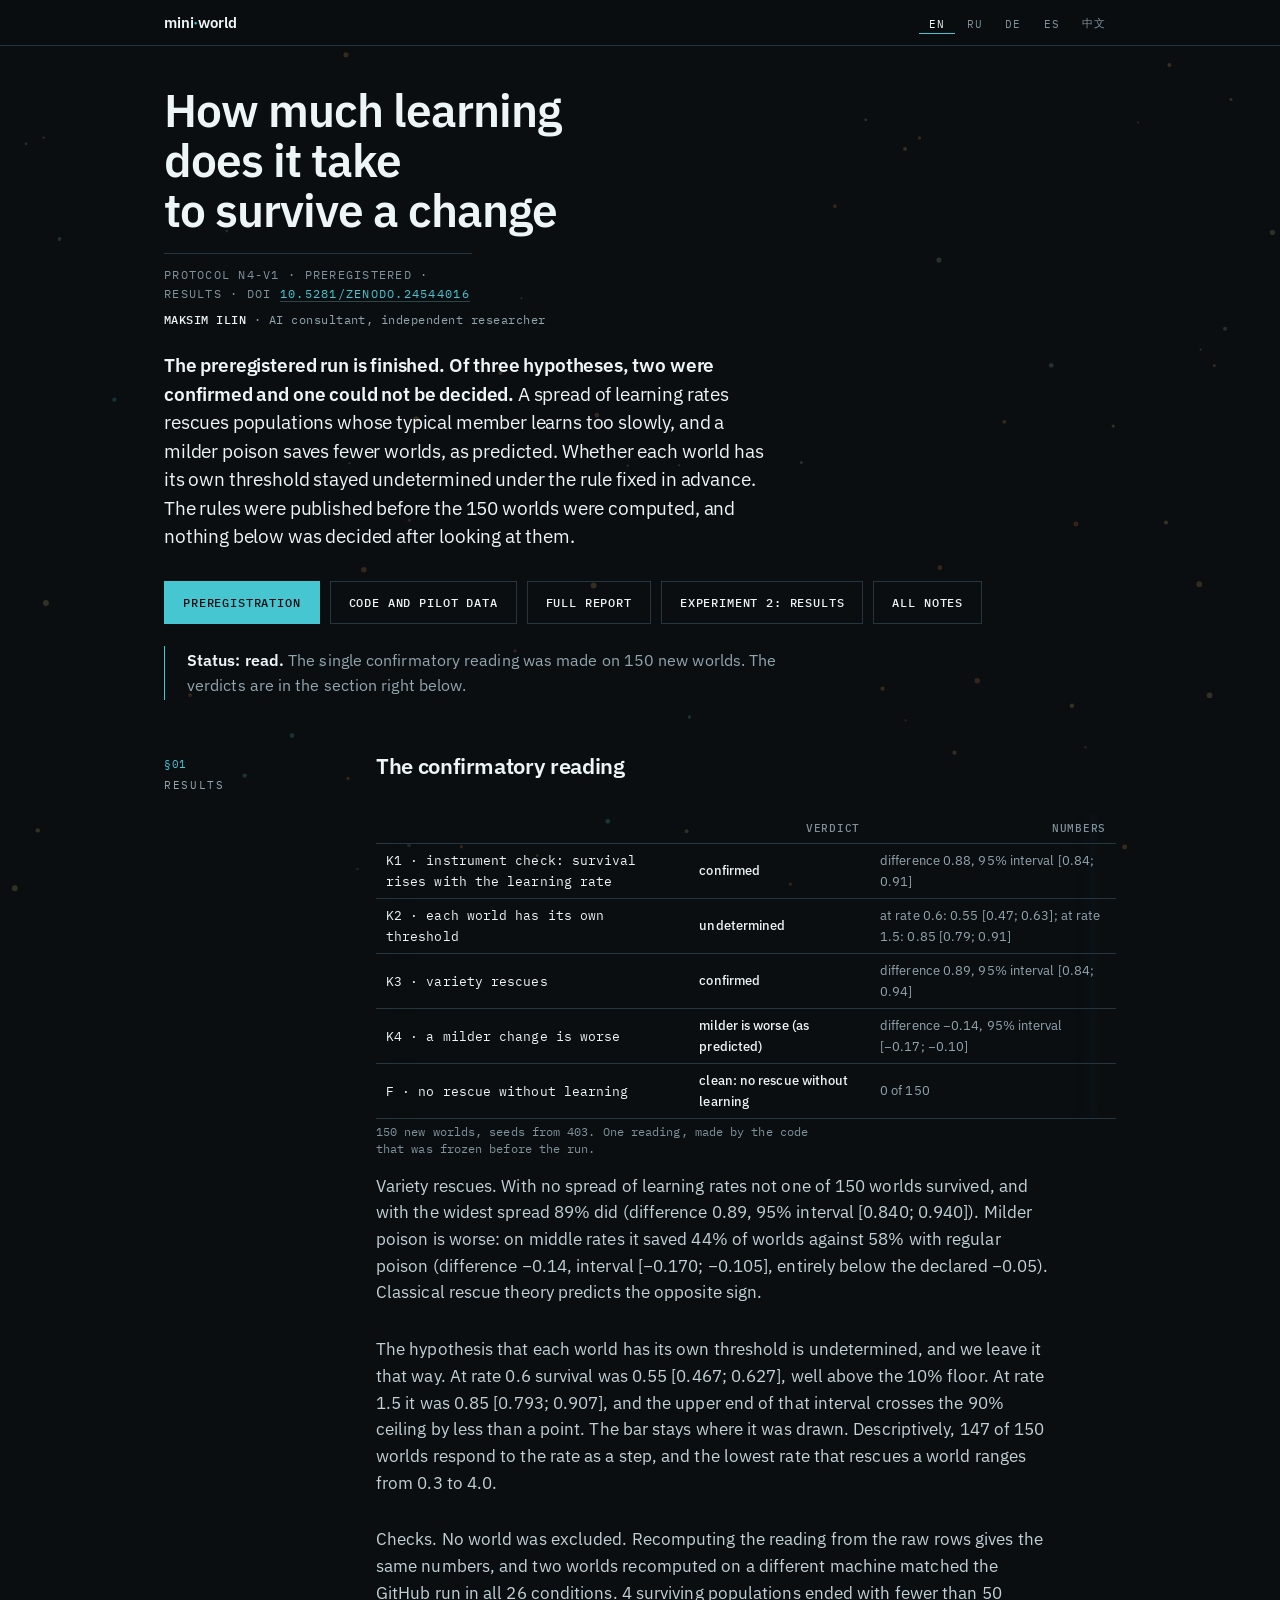
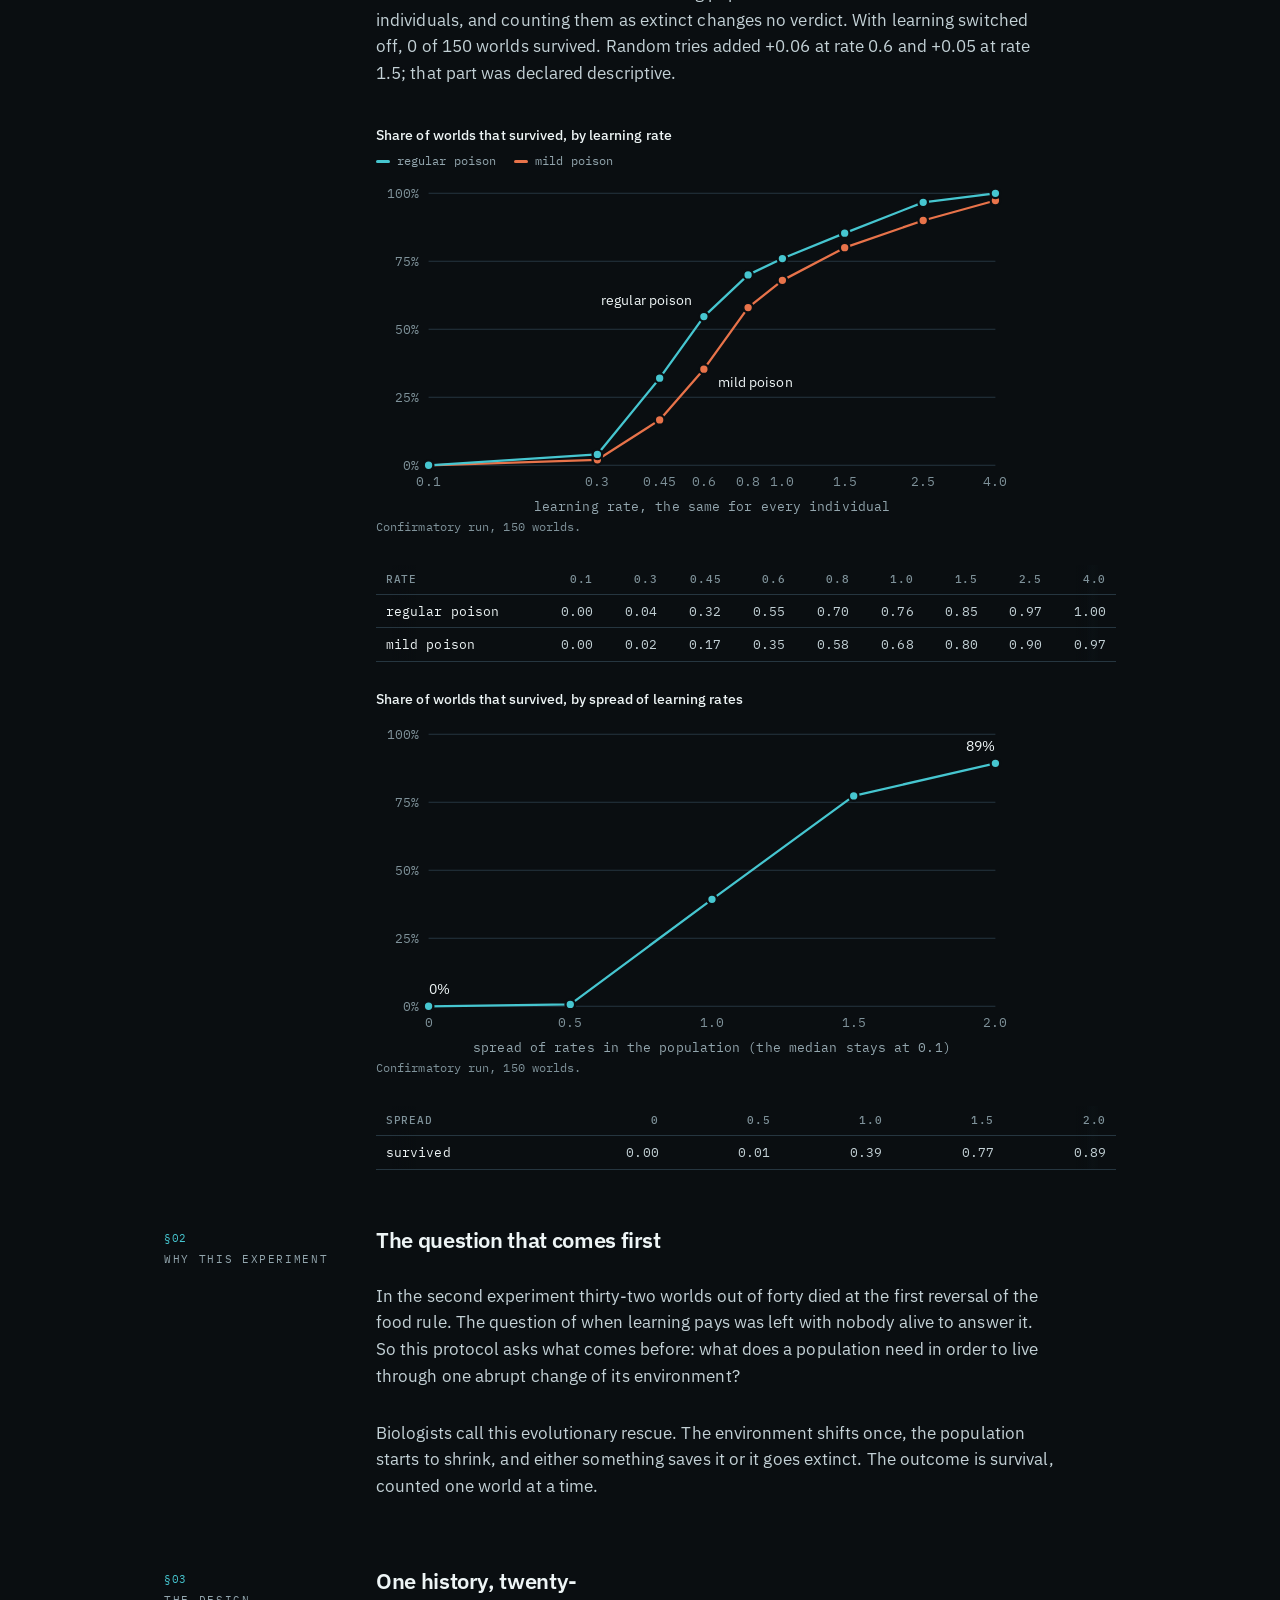
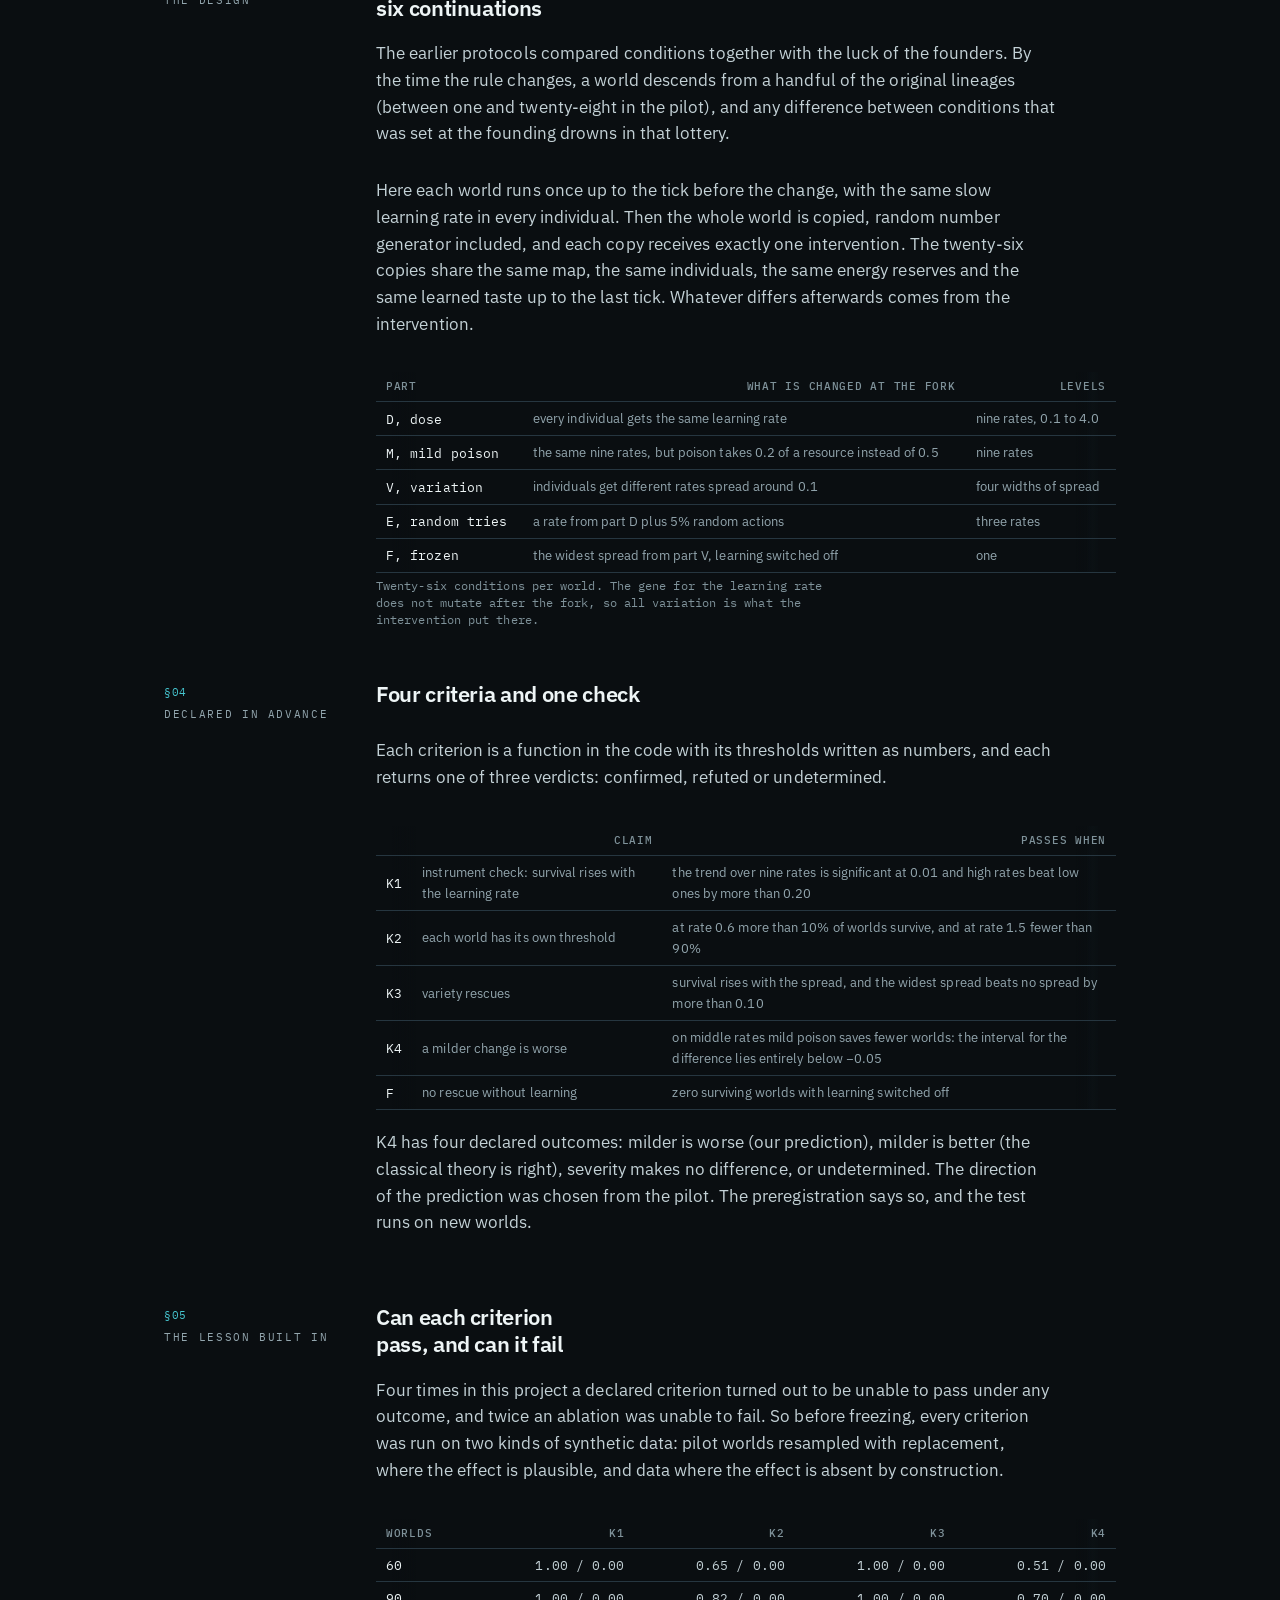
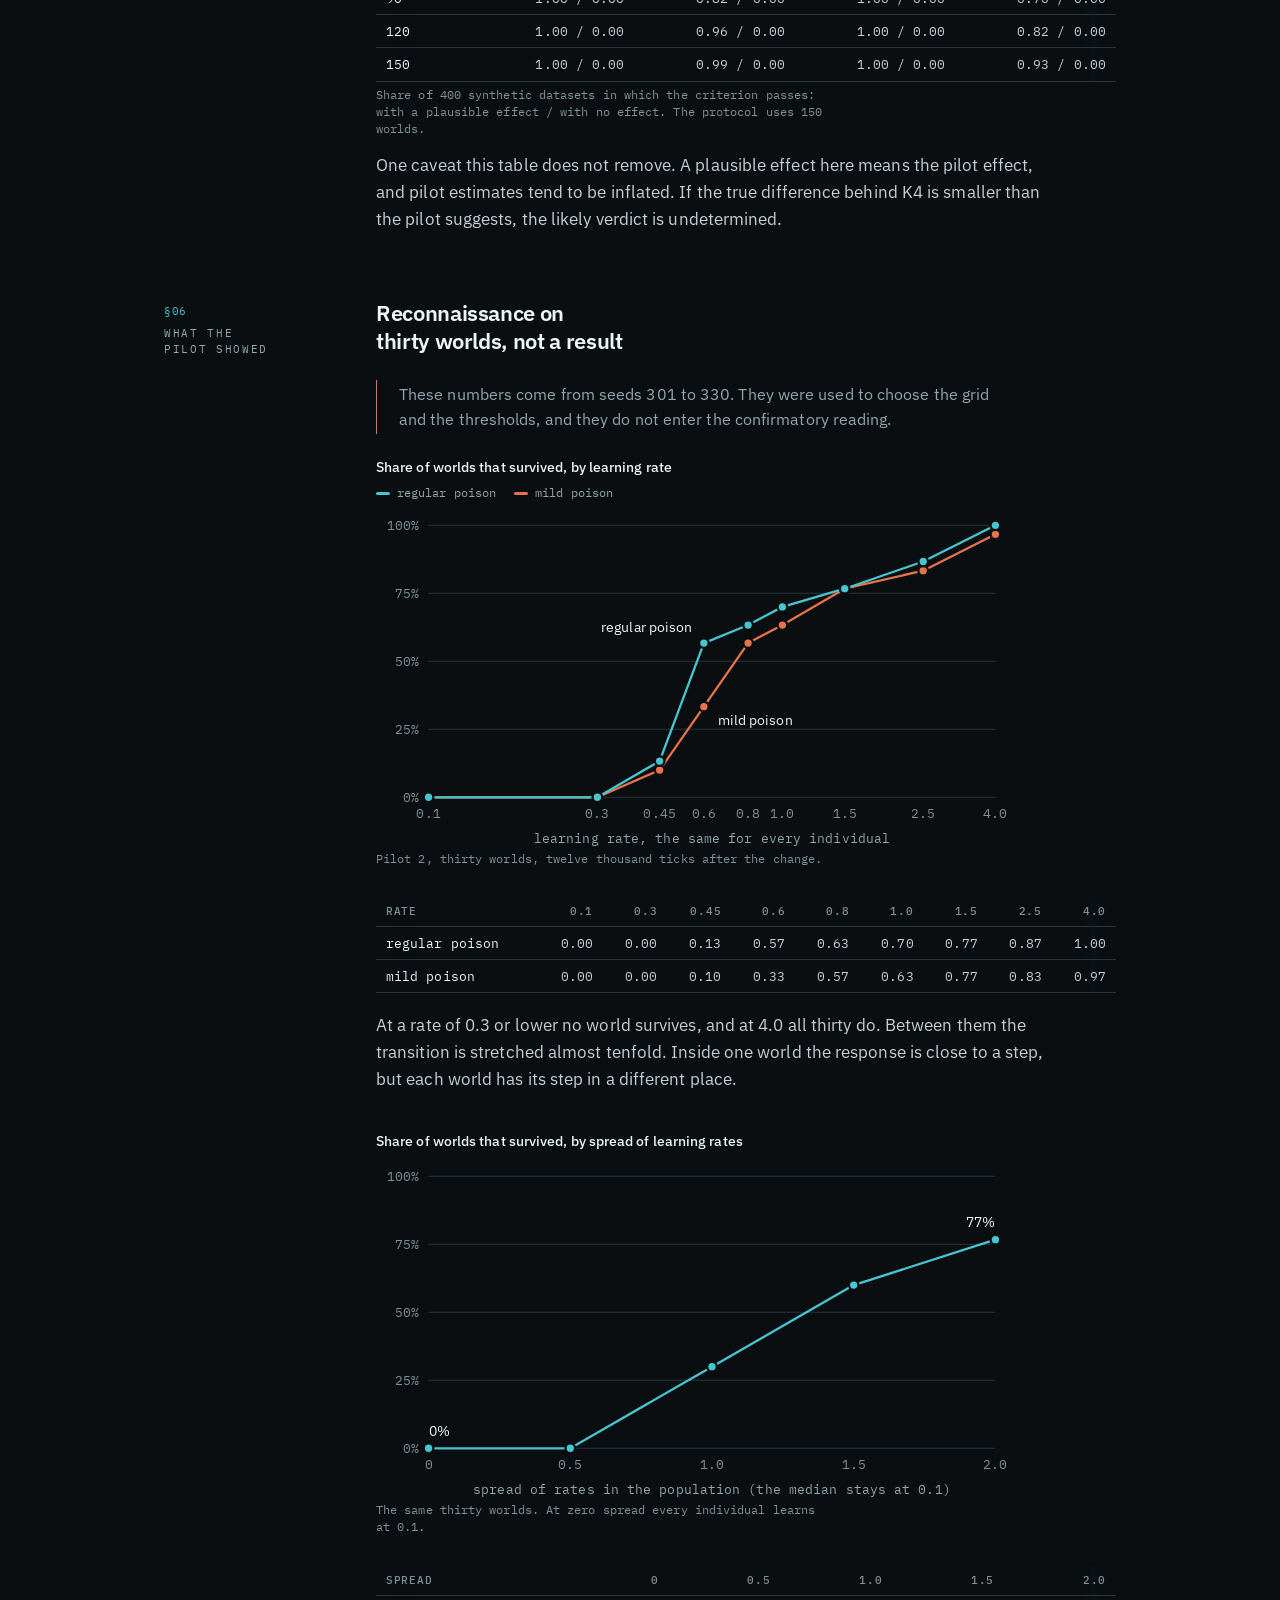
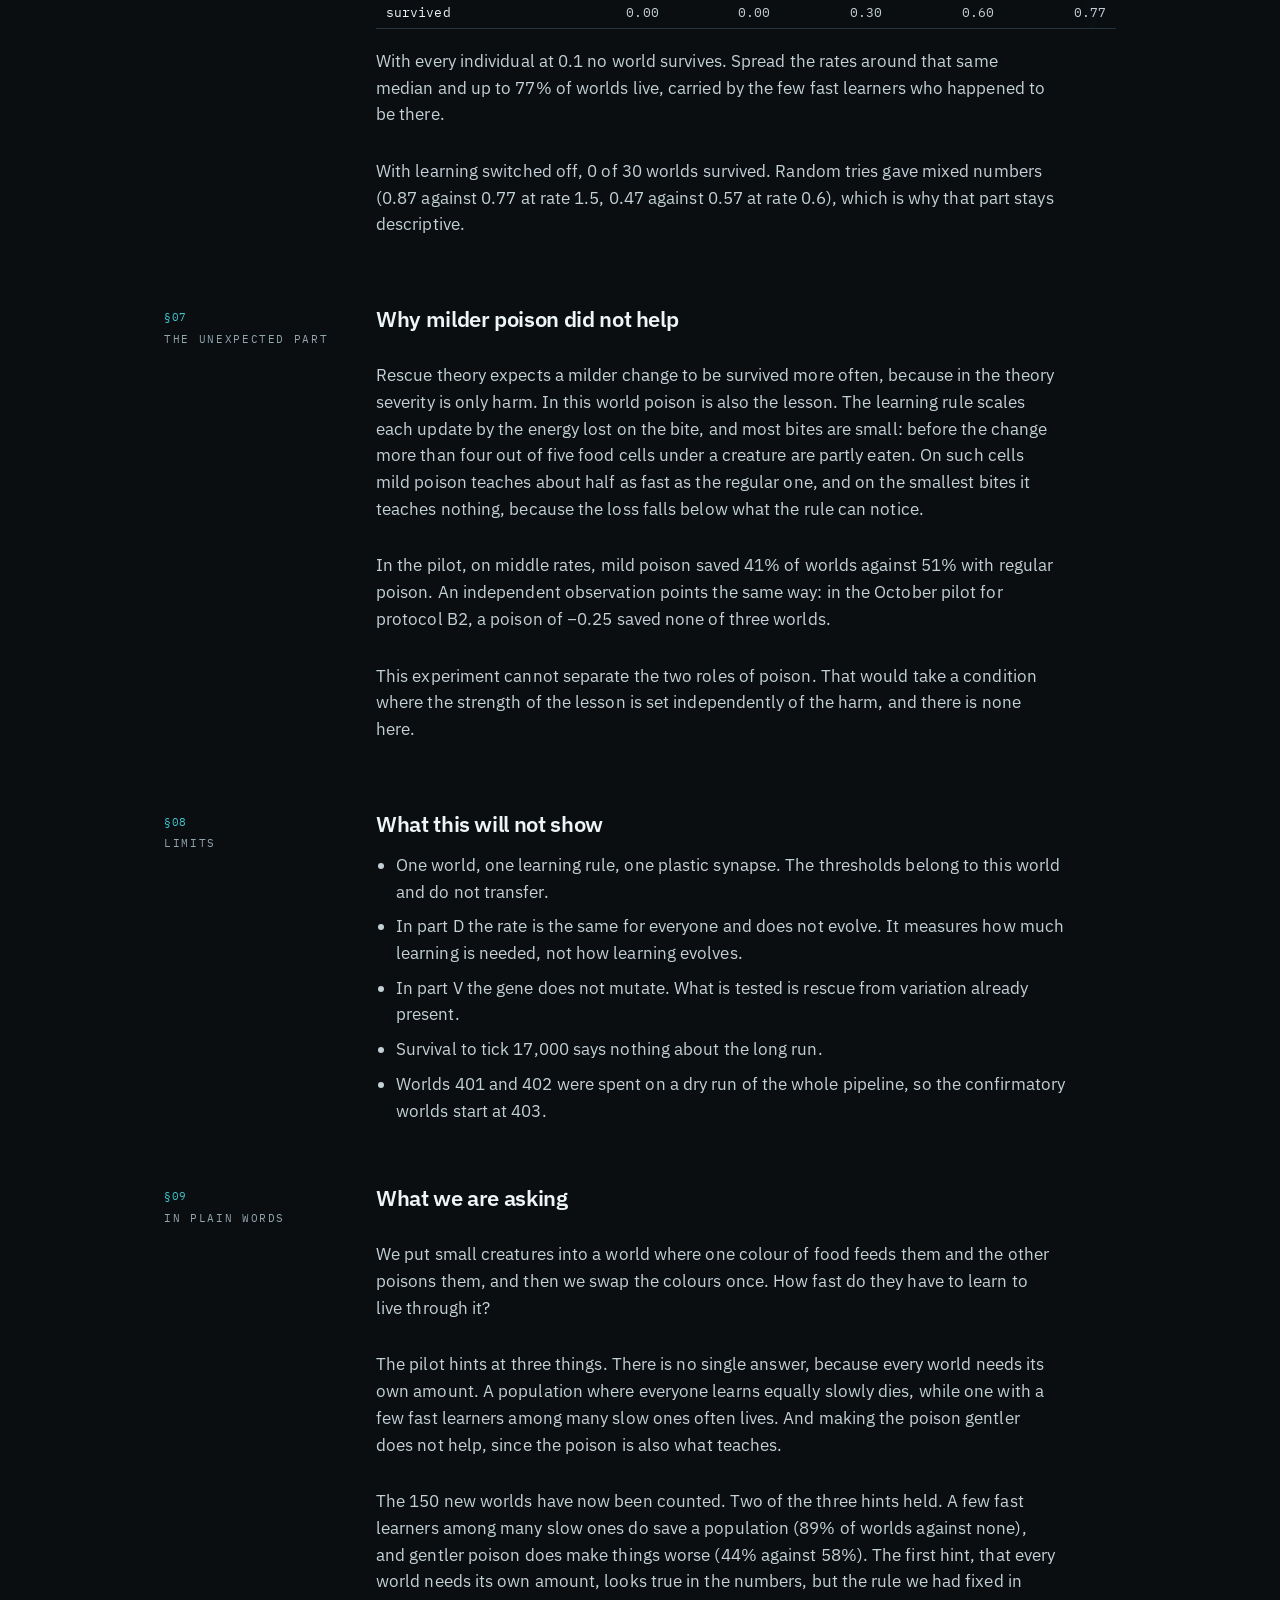
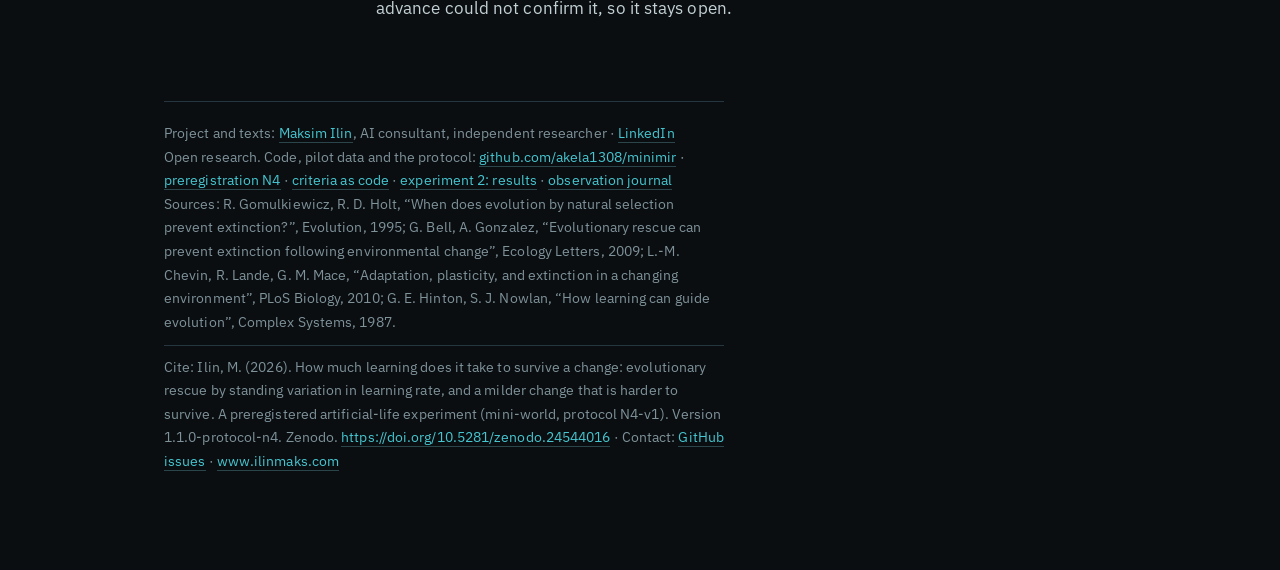
<file: docs/n4.html>
<!doctype html>
<html lang="en">
<head>
<meta charset="utf-8">
<meta name="viewport" content="width=device-width, initial-scale=1">
<title>mini·world: how much learning does it take to survive a change. Protocol N4</title>
<meta name="description" content="Preregistered ALife experiment on evolutionary rescue: one abrupt change of the food rule, 26 interventions on copies of the same world, criteria checked for attainability before freezing.">
<meta name="keywords" content="evolutionary rescue, evolution of learning, lifetime plasticity, standing variation, preregistration, artificial life, ALife, эволюционное спасение, эволюция обучения, предрегистрация">
<meta name="author" content="Maksim Ilin">
<meta name="robots" content="index, follow, max-image-preview:large, max-snippet:-1">
<link rel="canonical" href="https://minimir.ilinmaks.com/n4.html">
<link rel="icon" type="image/svg+xml" href="favicon.svg">
<meta property="og:type" content="article">
<meta property="og:site_name" content="mini-world">
<meta property="og:title" content="mini·world: how much learning does it take to survive a change. Protocol N4">
<meta property="og:description" content="Preregistered ALife experiment on evolutionary rescue: one abrupt change of the food rule, 26 interventions on copies of the same world, criteria checked for attainability before freezing.">
<meta property="og:url" content="https://minimir.ilinmaks.com/n4.html">
<meta property="og:image" content="https://minimir.ilinmaks.com/og.png">
<meta property="og:image:width" content="1200">
<meta property="og:image:height" content="630">
<meta name="twitter:card" content="summary_large_image">
<meta name="twitter:title" content="mini·world: how much learning does it take to survive a change. Protocol N4">
<meta name="twitter:description" content="Preregistered ALife experiment on evolutionary rescue: one abrupt change of the food rule, 26 interventions on copies of the same world, criteria checked for attainability before freezing.">
<meta name="twitter:image" content="https://minimir.ilinmaks.com/og.png">
<script type="application/ld+json">{"@context":"https://schema.org","@graph":[{"@type":"Article","headline":"How much learning does it take to survive a change","inLanguage":["en","ru","de","es","zh"],"datePublished":"2026-11-20","dateModified":"2026-11-25","url":"https://minimir.ilinmaks.com/n4.html","identifier":{"@type":"PropertyValue","propertyID":"DOI","value":"10.5281/zenodo.24544016"},"sameAs":["https://doi.org/10.5281/zenodo.24544016","https://zenodo.org/records/24544016"],"author":{"@id":"https://minimir.ilinmaks.com/#author"},"publisher":{"@id":"https://minimir.ilinmaks.com/#author"},"isPartOf":{"@id":"https://minimir.ilinmaks.com/#website"}},{"@type":"Person","@id":"https://minimir.ilinmaks.com/#author","name":"Maksim Ilin","alternateName":"Максим Ильин","jobTitle":"AI consultant, independent researcher","url":"https://www.ilinmaks.com/","sameAs":["https://www.ilinmaks.com/","https://www.linkedin.com/in/ilinmaks/"]},{"@type":"WebSite","@id":"https://minimir.ilinmaks.com/#website","name":"mini-world","url":"https://minimir.ilinmaks.com/"}]}</script>
<link rel="preload" href="fonts/ibm-plex-sans-latin-400-normal.woff2" as="font" type="font/woff2" crossorigin>
<link rel="stylesheet" href="site.css">
<style>
  .byline{font-family:var(--mono);font-size:12px;color:var(--dim);letter-spacing:.04em;margin:6px 0 0}
  .byline b{color:var(--ink);font-weight:500}
  table{width:100%;border-collapse:collapse;font-family:var(--mono);font-size:12.5px}
  th,td{text-align:right;padding:6px 10px;border-bottom:1px solid var(--hair);white-space:nowrap}
  th{color:var(--faint);font-weight:500;font-size:10.5px;text-transform:uppercase;letter-spacing:.07em}
  th:first-child,td:first-child{text-align:left}
  td.k{color:var(--ink)}
  td.d{color:var(--dim);text-align:left;white-space:normal;font-family:var(--sans);font-size:13px}
  td.d b{color:var(--ink);font-weight:500}
  .cap{font-family:var(--mono);font-size:11.5px;color:var(--faint);margin:0;max-width:64ch;line-height:1.5}
  figure{margin:22px 0 10px;max-width:640px}
  .ct{font-family:var(--sans);font-size:14px;font-weight:500;color:var(--ink);margin:0 0 6px}
  .lg{display:flex;gap:18px;flex-wrap:wrap;font-family:var(--mono);font-size:11.5px;color:var(--dim);margin:0 0 4px}
  .lg span{display:inline-flex;align-items:center;gap:7px}
  .sw{display:inline-block;width:14px;height:3px;border-radius:2px}
  .sw.a{background:var(--cyan)} .sw.b{background:var(--amber)}
  .chart{display:block;width:100%;height:auto;overflow:visible}
  .chart.n{display:none}
  @media(max-width:560px){.chart.w{display:none}.chart.n{display:block}}
  .chart .g{stroke:var(--hair);stroke-width:1}
  .chart .ax{font-family:var(--mono);font-size:11px;fill:var(--faint)}
  .chart .axt{font-family:var(--mono);font-size:11px;fill:var(--dim)}
  .chart .lab{font-family:var(--sans);font-size:12px;fill:var(--ink)}
  .chart .ln{fill:none;stroke-width:2;stroke-linejoin:round;stroke-linecap:round}
  .chart .ln.a{stroke:var(--cyan)} .chart .ln.b{stroke:var(--amber)}
  .chart .pt{stroke:var(--ground);stroke-width:2}
  .chart .pt.a{fill:var(--cyan)} .chart .pt.b{fill:var(--amber)}
  .chart .hit{fill:transparent}
  .res td.k{white-space:normal;min-width:170px} .res td.d{min-width:150px}
  section ul{margin:0;padding-left:20px;max-width:70ch} section li{margin:0 0 8px}
</style>
</head>
<body>
<canvas id="amb"></canvas>
<div class="langbar" role="group" aria-label="language"><a class="brand" href="index.html">mini<span class="dot">·</span>world</a><div class="langs"><button data-set="en">EN</button><button data-set="ru">RU</button><button data-set="de">DE</button><button data-set="es">ES</button><button data-set="zh">中文</button></div></div>
<div class="wrap">
<div class="langblock" data-lang="en" lang="en">
  <h1>How much learning does it take<br>to survive a change</h1>
  <div class="eyebrow">protocol N4-v1 · preregistered · results · DOI <a href="https://doi.org/10.5281/zenodo.24544016" target="_blank" rel="noopener">10.5281/zenodo.24544016</a></div>
  <div class="byline"><b>MAKSIM ILIN</b> · AI consultant, independent researcher</div>
  <p class="lede"><b>The preregistered run is finished. Of three hypotheses, two were confirmed and one could not be decided.</b> A spread of learning rates rescues populations whose typical member learns too slowly, and a milder poison saves fewer worlds, as predicted. Whether each world has its own threshold stayed undetermined under the rule fixed in advance. The rules were published before the 150 worlds were computed, and nothing below was decided after looking at them.</p>
  <div class="cta"><a class="btn" href="https://github.com/akela1308/minimir/blob/main/PREREGISTRATION_N4.md" target="_blank" rel="noopener">preregistration</a><a class="btn ghost" href="https://github.com/akela1308/minimir/tree/main/runs/n4" target="_blank" rel="noopener">code and pilot data</a><a class="btn ghost" href="https://github.com/akela1308/minimir/blob/main/REPORT_N4_EN.md" target="_blank" rel="noopener">full report</a><a class="btn ghost" href="results-b.html">experiment 2: results</a><a class="btn ghost" href="notes.html">all notes</a></div>
  <div class="callout"><b>Status: read.</b> The single confirmatory reading was made on 150 new worlds. The verdicts are in the section right below.</div>

  <section id="results"><h2>results</h2><h3>The confirmatory reading</h3><div class="tw res"><table><tr><th></th><th>verdict</th><th>numbers</th></tr><tr><td class="k">K1 · instrument check: survival rises with the learning rate</td><td class="d"><b>confirmed</b></td><td class="d">difference 0.88, 95% interval [0.84; 0.91]</td></tr><tr><td class="k">K2 · each world has its own threshold</td><td class="d"><b>undetermined</b></td><td class="d">at rate 0.6: 0.55 [0.47; 0.63]; at rate 1.5: 0.85 [0.79; 0.91]</td></tr><tr><td class="k">K3 · variety rescues</td><td class="d"><b>confirmed</b></td><td class="d">difference 0.89, 95% interval [0.84; 0.94]</td></tr><tr><td class="k">K4 · a milder change is worse</td><td class="d"><b>milder is worse (as predicted)</b></td><td class="d">difference −0.14, 95% interval [−0.17; −0.10]</td></tr><tr><td class="k">F · no rescue without learning</td><td class="d"><b>clean: no rescue without learning</b></td><td class="d">0 of 150</td></tr></table></div><p class="cap">150 new worlds, seeds from 403. One reading, made by the code that was frozen before the run.</p>
    <p>Variety rescues. With no spread of learning rates not one of 150 worlds survived, and with the widest spread 89% did (difference 0.89, 95% interval [0.840; 0.940]). Milder poison is worse: on middle rates it saved 44% of worlds against 58% with regular poison (difference −0.14, interval [−0.170; −0.105], entirely below the declared −0.05). Classical rescue theory predicts the opposite sign.</p>
    <p>The hypothesis that each world has its own threshold is undetermined, and we leave it that way. At rate 0.6 survival was 0.55 [0.467; 0.627], well above the 10% floor. At rate 1.5 it was 0.85 [0.793; 0.907], and the upper end of that interval crosses the 90% ceiling by less than a point. The bar stays where it was drawn. Descriptively, 147 of 150 worlds respond to the rate as a step, and the lowest rate that rescues a world ranges from 0.3 to 4.0.</p>
    <p>Checks. No world was excluded. Recomputing the reading from the raw rows gives the same numbers, and two worlds recomputed on a different machine matched the GitHub run in all 26 conditions. 4 surviving populations ended with fewer than 50 individuals, and counting them as extinct changes no verdict. With learning switched off, 0 of 150 worlds survived. Random tries added +0.06 at rate 0.6 and +0.05 at rate 1.5; that part was declared descriptive.</p>
    <figure><figcaption class="ct">Share of worlds that survived, by learning rate</figcaption><div class="lg"><span><i class="sw a"></i>regular poison</span><span><i class="sw b"></i>mild poison</span></div><svg viewBox="0 0 560 300" role="img" class="chart w" xmlns="http://www.w3.org/2000/svg"><line x1="46" x2="542" y1="254.0" y2="254.0" class="g"/><text x="38" y="258.0" class="ax" text-anchor="end">0%</text><line x1="46" x2="542" y1="194.5" y2="194.5" class="g"/><text x="38" y="198.5" class="ax" text-anchor="end">25%</text><line x1="46" x2="542" y1="135.0" y2="135.0" class="g"/><text x="38" y="139.0" class="ax" text-anchor="end">50%</text><line x1="46" x2="542" y1="75.5" y2="75.5" class="g"/><text x="38" y="79.5" class="ax" text-anchor="end">75%</text><line x1="46" x2="542" y1="16.0" y2="16.0" class="g"/><text x="38" y="20.0" class="ax" text-anchor="end">100%</text><text x="46.0" y="272" class="ax" text-anchor="middle">0.1</text><text x="193.7" y="272" class="ax" text-anchor="middle">0.3</text><text x="248.2" y="272" class="ax" text-anchor="middle">0.45</text><text x="286.9" y="272" class="ax" text-anchor="middle">0.6</text><text x="325.6" y="272" class="ax" text-anchor="middle">0.8</text><text x="355.6" y="272" class="ax" text-anchor="middle">1.0</text><text x="410.1" y="272" class="ax" text-anchor="middle">1.5</text><text x="478.8" y="272" class="ax" text-anchor="middle">2.5</text><text x="542.0" y="272" class="ax" text-anchor="middle">4.0</text><text x="294.0" y="294" class="axt" text-anchor="middle">learning rate, the same for every individual</text><polyline points="46.0,254.0 193.7,249.2 248.2,214.3 286.9,169.9 325.6,116.0 355.6,92.2 410.1,63.6 478.8,39.8 542.0,22.3" class="ln b"/><circle cx="46.0" cy="254.0" r="4.2" class="pt b"><title>mild poison, 0.1: 0%</title></circle><circle cx="46.0" cy="254.0" r="11" class="hit"><title>mild poison, 0.1: 0%</title></circle><circle cx="193.7" cy="249.2" r="4.2" class="pt b"><title>mild poison, 0.3: 2%</title></circle><circle cx="193.7" cy="249.2" r="11" class="hit"><title>mild poison, 0.3: 2%</title></circle><circle cx="248.2" cy="214.3" r="4.2" class="pt b"><title>mild poison, 0.45: 17%</title></circle><circle cx="248.2" cy="214.3" r="11" class="hit"><title>mild poison, 0.45: 17%</title></circle><circle cx="286.9" cy="169.9" r="4.2" class="pt b"><title>mild poison, 0.6: 35%</title></circle><circle cx="286.9" cy="169.9" r="11" class="hit"><title>mild poison, 0.6: 35%</title></circle><circle cx="325.6" cy="116.0" r="4.2" class="pt b"><title>mild poison, 0.8: 58%</title></circle><circle cx="325.6" cy="116.0" r="11" class="hit"><title>mild poison, 0.8: 58%</title></circle><circle cx="355.6" cy="92.2" r="4.2" class="pt b"><title>mild poison, 1.0: 68%</title></circle><circle cx="355.6" cy="92.2" r="11" class="hit"><title>mild poison, 1.0: 68%</title></circle><circle cx="410.1" cy="63.6" r="4.2" class="pt b"><title>mild poison, 1.5: 80%</title></circle><circle cx="410.1" cy="63.6" r="11" class="hit"><title>mild poison, 1.5: 80%</title></circle><circle cx="478.8" cy="39.8" r="4.2" class="pt b"><title>mild poison, 2.5: 90%</title></circle><circle cx="478.8" cy="39.8" r="11" class="hit"><title>mild poison, 2.5: 90%</title></circle><circle cx="542.0" cy="22.3" r="4.2" class="pt b"><title>mild poison, 4.0: 97%</title></circle><circle cx="542.0" cy="22.3" r="11" class="hit"><title>mild poison, 4.0: 97%</title></circle><polyline points="46.0,254.0 193.7,244.5 248.2,177.8 286.9,123.9 325.6,87.4 355.6,73.1 410.1,50.9 478.8,23.9 542.0,16.0" class="ln a"/><circle cx="46.0" cy="254.0" r="4.2" class="pt a"><title>regular poison, 0.1: 0%</title></circle><circle cx="46.0" cy="254.0" r="11" class="hit"><title>regular poison, 0.1: 0%</title></circle><circle cx="193.7" cy="244.5" r="4.2" class="pt a"><title>regular poison, 0.3: 4%</title></circle><circle cx="193.7" cy="244.5" r="11" class="hit"><title>regular poison, 0.3: 4%</title></circle><circle cx="248.2" cy="177.8" r="4.2" class="pt a"><title>regular poison, 0.45: 32%</title></circle><circle cx="248.2" cy="177.8" r="11" class="hit"><title>regular poison, 0.45: 32%</title></circle><circle cx="286.9" cy="123.9" r="4.2" class="pt a"><title>regular poison, 0.6: 55%</title></circle><circle cx="286.9" cy="123.9" r="11" class="hit"><title>regular poison, 0.6: 55%</title></circle><circle cx="325.6" cy="87.4" r="4.2" class="pt a"><title>regular poison, 0.8: 70%</title></circle><circle cx="325.6" cy="87.4" r="11" class="hit"><title>regular poison, 0.8: 70%</title></circle><circle cx="355.6" cy="73.1" r="4.2" class="pt a"><title>regular poison, 1.0: 76%</title></circle><circle cx="355.6" cy="73.1" r="11" class="hit"><title>regular poison, 1.0: 76%</title></circle><circle cx="410.1" cy="50.9" r="4.2" class="pt a"><title>regular poison, 1.5: 85%</title></circle><circle cx="410.1" cy="50.9" r="11" class="hit"><title>regular poison, 1.5: 85%</title></circle><circle cx="478.8" cy="23.9" r="4.2" class="pt a"><title>regular poison, 2.5: 97%</title></circle><circle cx="478.8" cy="23.9" r="11" class="hit"><title>regular poison, 2.5: 97%</title></circle><circle cx="542.0" cy="16.0" r="4.2" class="pt a"><title>regular poison, 4.0: 100%</title></circle><circle cx="542.0" cy="16.0" r="11" class="hit"><title>regular poison, 4.0: 100%</title></circle><text x="276.9" y="113.9" class="lab" text-anchor="end">regular poison</text><text x="298.9" y="185.9" class="lab">mild poison</text></svg><svg viewBox="0 0 360 290" role="img" class="chart n" xmlns="http://www.w3.org/2000/svg"><line x1="46" x2="342" y1="244.0" y2="244.0" class="g"/><text x="38" y="248.0" class="ax" text-anchor="end">0%</text><line x1="46" x2="342" y1="187.0" y2="187.0" class="g"/><text x="38" y="191.0" class="ax" text-anchor="end">25%</text><line x1="46" x2="342" y1="130.0" y2="130.0" class="g"/><text x="38" y="134.0" class="ax" text-anchor="end">50%</text><line x1="46" x2="342" y1="73.0" y2="73.0" class="g"/><text x="38" y="77.0" class="ax" text-anchor="end">75%</text><line x1="46" x2="342" y1="16.0" y2="16.0" class="g"/><text x="38" y="20.0" class="ax" text-anchor="end">100%</text><text x="46.0" y="262" class="ax" text-anchor="middle">0.1</text><text x="134.2" y="262" class="ax" text-anchor="middle">0.3</text><text x="189.8" y="262" class="ax" text-anchor="middle">0.6</text><text x="230.8" y="262" class="ax" text-anchor="middle">1.0</text><text x="304.3" y="262" class="ax" text-anchor="middle">2.5</text><text x="342.0" y="262" class="ax" text-anchor="middle">4.0</text><text x="194.0" y="284" class="axt" text-anchor="middle">learning rate, the same for every individual</text><polyline points="46.0,244.0 134.2,239.4 166.7,206.0 189.8,163.4 212.9,111.8 230.8,89.0 263.3,61.6 304.3,38.8 342.0,22.1" class="ln b"/><circle cx="46.0" cy="244.0" r="4.2" class="pt b"><title>mild poison, 0.1: 0%</title></circle><circle cx="46.0" cy="244.0" r="11" class="hit"><title>mild poison, 0.1: 0%</title></circle><circle cx="134.2" cy="239.4" r="4.2" class="pt b"><title>mild poison, 0.3: 2%</title></circle><circle cx="134.2" cy="239.4" r="11" class="hit"><title>mild poison, 0.3: 2%</title></circle><circle cx="166.7" cy="206.0" r="4.2" class="pt b"><title>mild poison, 0.45: 17%</title></circle><circle cx="166.7" cy="206.0" r="11" class="hit"><title>mild poison, 0.45: 17%</title></circle><circle cx="189.8" cy="163.4" r="4.2" class="pt b"><title>mild poison, 0.6: 35%</title></circle><circle cx="189.8" cy="163.4" r="11" class="hit"><title>mild poison, 0.6: 35%</title></circle><circle cx="212.9" cy="111.8" r="4.2" class="pt b"><title>mild poison, 0.8: 58%</title></circle><circle cx="212.9" cy="111.8" r="11" class="hit"><title>mild poison, 0.8: 58%</title></circle><circle cx="230.8" cy="89.0" r="4.2" class="pt b"><title>mild poison, 1.0: 68%</title></circle><circle cx="230.8" cy="89.0" r="11" class="hit"><title>mild poison, 1.0: 68%</title></circle><circle cx="263.3" cy="61.6" r="4.2" class="pt b"><title>mild poison, 1.5: 80%</title></circle><circle cx="263.3" cy="61.6" r="11" class="hit"><title>mild poison, 1.5: 80%</title></circle><circle cx="304.3" cy="38.8" r="4.2" class="pt b"><title>mild poison, 2.5: 90%</title></circle><circle cx="304.3" cy="38.8" r="11" class="hit"><title>mild poison, 2.5: 90%</title></circle><circle cx="342.0" cy="22.1" r="4.2" class="pt b"><title>mild poison, 4.0: 97%</title></circle><circle cx="342.0" cy="22.1" r="11" class="hit"><title>mild poison, 4.0: 97%</title></circle><polyline points="46.0,244.0 134.2,234.9 166.7,171.0 189.8,119.4 212.9,84.4 230.8,70.7 263.3,49.4 304.3,23.6 342.0,16.0" class="ln a"/><circle cx="46.0" cy="244.0" r="4.2" class="pt a"><title>regular poison, 0.1: 0%</title></circle><circle cx="46.0" cy="244.0" r="11" class="hit"><title>regular poison, 0.1: 0%</title></circle><circle cx="134.2" cy="234.9" r="4.2" class="pt a"><title>regular poison, 0.3: 4%</title></circle><circle cx="134.2" cy="234.9" r="11" class="hit"><title>regular poison, 0.3: 4%</title></circle><circle cx="166.7" cy="171.0" r="4.2" class="pt a"><title>regular poison, 0.45: 32%</title></circle><circle cx="166.7" cy="171.0" r="11" class="hit"><title>regular poison, 0.45: 32%</title></circle><circle cx="189.8" cy="119.4" r="4.2" class="pt a"><title>regular poison, 0.6: 55%</title></circle><circle cx="189.8" cy="119.4" r="11" class="hit"><title>regular poison, 0.6: 55%</title></circle><circle cx="212.9" cy="84.4" r="4.2" class="pt a"><title>regular poison, 0.8: 70%</title></circle><circle cx="212.9" cy="84.4" r="11" class="hit"><title>regular poison, 0.8: 70%</title></circle><circle cx="230.8" cy="70.7" r="4.2" class="pt a"><title>regular poison, 1.0: 76%</title></circle><circle cx="230.8" cy="70.7" r="11" class="hit"><title>regular poison, 1.0: 76%</title></circle><circle cx="263.3" cy="49.4" r="4.2" class="pt a"><title>regular poison, 1.5: 85%</title></circle><circle cx="263.3" cy="49.4" r="11" class="hit"><title>regular poison, 1.5: 85%</title></circle><circle cx="304.3" cy="23.6" r="4.2" class="pt a"><title>regular poison, 2.5: 97%</title></circle><circle cx="304.3" cy="23.6" r="11" class="hit"><title>regular poison, 2.5: 97%</title></circle><circle cx="342.0" cy="16.0" r="4.2" class="pt a"><title>regular poison, 4.0: 100%</title></circle><circle cx="342.0" cy="16.0" r="11" class="hit"><title>regular poison, 4.0: 100%</title></circle><text x="179.8" y="109.4" class="lab" text-anchor="end">regular poison</text><text x="201.8" y="179.4" class="lab">mild poison</text></svg><p class="cap">Confirmatory run, 150 worlds.</p></figure>
    <div class="tw"><table><tr><th>rate</th><th>0.1</th><th>0.3</th><th>0.45</th><th>0.6</th><th>0.8</th><th>1.0</th><th>1.5</th><th>2.5</th><th>4.0</th></tr><tr><td class="k">regular poison</td><td>0.00</td><td>0.04</td><td>0.32</td><td>0.55</td><td>0.70</td><td>0.76</td><td>0.85</td><td>0.97</td><td>1.00</td></tr><tr><td class="k">mild poison</td><td>0.00</td><td>0.02</td><td>0.17</td><td>0.35</td><td>0.58</td><td>0.68</td><td>0.80</td><td>0.90</td><td>0.97</td></tr></table></div>
    <figure><figcaption class="ct">Share of worlds that survived, by spread of learning rates</figcaption><svg viewBox="0 0 560 300" role="img" class="chart w" xmlns="http://www.w3.org/2000/svg"><line x1="46" x2="542" y1="254.0" y2="254.0" class="g"/><text x="38" y="258.0" class="ax" text-anchor="end">0%</text><line x1="46" x2="542" y1="194.5" y2="194.5" class="g"/><text x="38" y="198.5" class="ax" text-anchor="end">25%</text><line x1="46" x2="542" y1="135.0" y2="135.0" class="g"/><text x="38" y="139.0" class="ax" text-anchor="end">50%</text><line x1="46" x2="542" y1="75.5" y2="75.5" class="g"/><text x="38" y="79.5" class="ax" text-anchor="end">75%</text><line x1="46" x2="542" y1="16.0" y2="16.0" class="g"/><text x="38" y="20.0" class="ax" text-anchor="end">100%</text><text x="46.0" y="272" class="ax" text-anchor="middle">0</text><text x="170.0" y="272" class="ax" text-anchor="middle">0.5</text><text x="294.0" y="272" class="ax" text-anchor="middle">1.0</text><text x="418.0" y="272" class="ax" text-anchor="middle">1.5</text><text x="542.0" y="272" class="ax" text-anchor="middle">2.0</text><text x="294.0" y="294" class="axt" text-anchor="middle">spread of rates in the population (the median stays at 0.1)</text><polyline points="46.0,254.0 170.0,252.4 294.0,160.4 418.0,69.9 542.0,41.4" class="ln a"/><circle cx="46.0" cy="254.0" r="4.2" class="pt a"><title>0: 0%</title></circle><circle cx="46.0" cy="254.0" r="11" class="hit"><title>0: 0%</title></circle><circle cx="170.0" cy="252.4" r="4.2" class="pt a"><title>0.5: 1%</title></circle><circle cx="170.0" cy="252.4" r="11" class="hit"><title>0.5: 1%</title></circle><circle cx="294.0" cy="160.4" r="4.2" class="pt a"><title>1.0: 39%</title></circle><circle cx="294.0" cy="160.4" r="11" class="hit"><title>1.0: 39%</title></circle><circle cx="418.0" cy="69.9" r="4.2" class="pt a"><title>1.5: 77%</title></circle><circle cx="418.0" cy="69.9" r="11" class="hit"><title>1.5: 77%</title></circle><circle cx="542.0" cy="41.4" r="4.2" class="pt a"><title>2.0: 89%</title></circle><circle cx="542.0" cy="41.4" r="11" class="hit"><title>2.0: 89%</title></circle><text x="46.0" y="243.0" class="lab" text-anchor="start">0%</text><text x="542.0" y="30.4" class="lab" text-anchor="end">89%</text></svg><svg viewBox="0 0 360 290" role="img" class="chart n" xmlns="http://www.w3.org/2000/svg"><line x1="46" x2="342" y1="244.0" y2="244.0" class="g"/><text x="38" y="248.0" class="ax" text-anchor="end">0%</text><line x1="46" x2="342" y1="187.0" y2="187.0" class="g"/><text x="38" y="191.0" class="ax" text-anchor="end">25%</text><line x1="46" x2="342" y1="130.0" y2="130.0" class="g"/><text x="38" y="134.0" class="ax" text-anchor="end">50%</text><line x1="46" x2="342" y1="73.0" y2="73.0" class="g"/><text x="38" y="77.0" class="ax" text-anchor="end">75%</text><line x1="46" x2="342" y1="16.0" y2="16.0" class="g"/><text x="38" y="20.0" class="ax" text-anchor="end">100%</text><text x="46.0" y="262" class="ax" text-anchor="middle">0</text><text x="120.0" y="262" class="ax" text-anchor="middle">0.5</text><text x="194.0" y="262" class="ax" text-anchor="middle">1.0</text><text x="268.0" y="262" class="ax" text-anchor="middle">1.5</text><text x="342.0" y="262" class="ax" text-anchor="middle">2.0</text><text x="194.0" y="284" class="axt" text-anchor="middle">spread</text><polyline points="46.0,244.0 120.0,242.5 194.0,154.3 268.0,67.7 342.0,40.3" class="ln a"/><circle cx="46.0" cy="244.0" r="4.2" class="pt a"><title>0: 0%</title></circle><circle cx="46.0" cy="244.0" r="11" class="hit"><title>0: 0%</title></circle><circle cx="120.0" cy="242.5" r="4.2" class="pt a"><title>0.5: 1%</title></circle><circle cx="120.0" cy="242.5" r="11" class="hit"><title>0.5: 1%</title></circle><circle cx="194.0" cy="154.3" r="4.2" class="pt a"><title>1.0: 39%</title></circle><circle cx="194.0" cy="154.3" r="11" class="hit"><title>1.0: 39%</title></circle><circle cx="268.0" cy="67.7" r="4.2" class="pt a"><title>1.5: 77%</title></circle><circle cx="268.0" cy="67.7" r="11" class="hit"><title>1.5: 77%</title></circle><circle cx="342.0" cy="40.3" r="4.2" class="pt a"><title>2.0: 89%</title></circle><circle cx="342.0" cy="40.3" r="11" class="hit"><title>2.0: 89%</title></circle><text x="46.0" y="233.0" class="lab" text-anchor="start">0%</text><text x="342.0" y="29.3" class="lab" text-anchor="end">89%</text></svg><p class="cap">Confirmatory run, 150 worlds.</p></figure>
    <div class="tw"><table><tr><th>spread</th><th>0</th><th>0.5</th><th>1.0</th><th>1.5</th><th>2.0</th></tr><tr><td class="k">survived</td><td>0.00</td><td>0.01</td><td>0.39</td><td>0.77</td><td>0.89</td></tr></table></div></section>

  <section><h2>why this experiment</h2><h3>The question that comes first</h3>
    <p>In the second experiment thirty-two worlds out of forty died at the first reversal of the food rule. The question of when learning pays was left with nobody alive to answer it. So this protocol asks what comes before: what does a population need in order to live through one abrupt change of its environment?</p>
    <p>Biologists call this evolutionary rescue. The environment shifts once, the population starts to shrink, and either something saves it or it goes extinct. The outcome is survival, counted one world at a time.</p></section>

  <section><h2>the design</h2><h3>One history, twenty-six continuations</h3>
    <p>The earlier protocols compared conditions together with the luck of the founders. By the time the rule changes, a world descends from a handful of the original lineages (between one and twenty-eight in the pilot), and any difference between conditions that was set at the founding drowns in that lottery.</p>
    <p>Here each world runs once up to the tick before the change, with the same slow learning rate in every individual. Then the whole world is copied, random number generator included, and each copy receives exactly one intervention. The twenty-six copies share the same map, the same individuals, the same energy reserves and the same learned taste up to the last tick. Whatever differs afterwards comes from the intervention.</p>
    <div class="tw"><table><tr><th>part</th><th>what is changed at the fork</th><th>levels</th></tr><tr><td class="k">D, dose</td><td class="d">every individual gets the same learning rate</td><td class="d">nine rates, 0.1 to 4.0</td></tr><tr><td class="k">M, mild poison</td><td class="d">the same nine rates, but poison takes 0.2 of a resource instead of 0.5</td><td class="d">nine rates</td></tr><tr><td class="k">V, variation</td><td class="d">individuals get different rates spread around 0.1</td><td class="d">four widths of spread</td></tr><tr><td class="k">E, random tries</td><td class="d">a rate from part D plus 5% random actions</td><td class="d">three rates</td></tr><tr><td class="k">F, frozen</td><td class="d">the widest spread from part V, learning switched off</td><td class="d">one</td></tr></table></div>
    <p class="cap">Twenty-six conditions per world. The gene for the learning rate does not mutate after the fork, so all variation is what the intervention put there.</p></section>

  <section><h2>declared in advance</h2><h3>Four criteria and one check</h3>
    <p>Each criterion is a function in the code with its thresholds written as numbers, and each returns one of three verdicts: confirmed, refuted or undetermined.</p>
    <div class="tw"><table><tr><th></th><th>claim</th><th>passes when</th></tr><tr><td class="k">K1</td><td class="d">instrument check: survival rises with the learning rate</td><td class="d">the trend over nine rates is significant at 0.01 and high rates beat low ones by more than 0.20</td></tr><tr><td class="k">K2</td><td class="d">each world has its own threshold</td><td class="d">at rate 0.6 more than 10% of worlds survive, and at rate 1.5 fewer than 90%</td></tr><tr><td class="k">K3</td><td class="d">variety rescues</td><td class="d">survival rises with the spread, and the widest spread beats no spread by more than 0.10</td></tr><tr><td class="k">K4</td><td class="d">a milder change is worse</td><td class="d">on middle rates mild poison saves fewer worlds: the interval for the difference lies entirely below −0.05</td></tr><tr><td class="k">F</td><td class="d">no rescue without learning</td><td class="d">zero surviving worlds with learning switched off</td></tr></table></div>
    <p>K4 has four declared outcomes: milder is worse (our prediction), milder is better (the classical theory is right), severity makes no difference, or undetermined. The direction of the prediction was chosen from the pilot. The preregistration says so, and the test runs on new worlds.</p></section>

  <section><h2>the lesson built in</h2><h3>Can each criterion pass, and can it fail</h3>
    <p>Four times in this project a declared criterion turned out to be unable to pass under any outcome, and twice an ablation was unable to fail. So before freezing, every criterion was run on two kinds of synthetic data: pilot worlds resampled with replacement, where the effect is plausible, and data where the effect is absent by construction.</p>
    <div class="tw"><table><tr><th>worlds</th><th>K1</th><th>K2</th><th>K3</th><th>K4</th></tr><tr><td class="k">60</td><td>1.00 / 0.00</td><td>0.65 / 0.00</td><td>1.00 / 0.00</td><td>0.51 / 0.00</td></tr><tr><td class="k">90</td><td>1.00 / 0.00</td><td>0.82 / 0.00</td><td>1.00 / 0.00</td><td>0.70 / 0.00</td></tr><tr><td class="k">120</td><td>1.00 / 0.00</td><td>0.96 / 0.00</td><td>1.00 / 0.00</td><td>0.82 / 0.00</td></tr><tr><td class="k">150</td><td>1.00 / 0.00</td><td>0.99 / 0.00</td><td>1.00 / 0.00</td><td>0.93 / 0.00</td></tr></table></div>
    <p class="cap">Share of 400 synthetic datasets in which the criterion passes: with a plausible effect / with no effect. The protocol uses 150 worlds.</p>
    <p>One caveat this table does not remove. A plausible effect here means the pilot effect, and pilot estimates tend to be inflated. If the true difference behind K4 is smaller than the pilot suggests, the likely verdict is undetermined.</p></section>

  <section><h2>what the pilot showed</h2><h3>Reconnaissance on thirty worlds, not a result</h3>
    <div class="callout warn">These numbers come from seeds 301 to 330. They were used to choose the grid and the thresholds, and they do not enter the confirmatory reading.</div>
    <figure><figcaption class="ct">Share of worlds that survived, by learning rate</figcaption><div class="lg"><span><i class="sw a"></i>regular poison</span><span><i class="sw b"></i>mild poison</span></div><svg viewBox="0 0 560 300" role="img" class="chart w" xmlns="http://www.w3.org/2000/svg"><line x1="46" x2="542" y1="254.0" y2="254.0" class="g"/><text x="38" y="258.0" class="ax" text-anchor="end">0%</text><line x1="46" x2="542" y1="194.5" y2="194.5" class="g"/><text x="38" y="198.5" class="ax" text-anchor="end">25%</text><line x1="46" x2="542" y1="135.0" y2="135.0" class="g"/><text x="38" y="139.0" class="ax" text-anchor="end">50%</text><line x1="46" x2="542" y1="75.5" y2="75.5" class="g"/><text x="38" y="79.5" class="ax" text-anchor="end">75%</text><line x1="46" x2="542" y1="16.0" y2="16.0" class="g"/><text x="38" y="20.0" class="ax" text-anchor="end">100%</text><text x="46.0" y="272" class="ax" text-anchor="middle">0.1</text><text x="193.7" y="272" class="ax" text-anchor="middle">0.3</text><text x="248.2" y="272" class="ax" text-anchor="middle">0.45</text><text x="286.9" y="272" class="ax" text-anchor="middle">0.6</text><text x="325.6" y="272" class="ax" text-anchor="middle">0.8</text><text x="355.6" y="272" class="ax" text-anchor="middle">1.0</text><text x="410.1" y="272" class="ax" text-anchor="middle">1.5</text><text x="478.8" y="272" class="ax" text-anchor="middle">2.5</text><text x="542.0" y="272" class="ax" text-anchor="middle">4.0</text><text x="294.0" y="294" class="axt" text-anchor="middle">learning rate, the same for every individual</text><polyline points="46.0,254.0 193.7,254.0 248.2,230.2 286.9,174.7 325.6,119.1 355.6,103.3 410.1,71.5 478.8,55.7 542.0,23.9" class="ln b"/><circle cx="46.0" cy="254.0" r="4.2" class="pt b"><title>mild poison, 0.1: 0%</title></circle><circle cx="46.0" cy="254.0" r="11" class="hit"><title>mild poison, 0.1: 0%</title></circle><circle cx="193.7" cy="254.0" r="4.2" class="pt b"><title>mild poison, 0.3: 0%</title></circle><circle cx="193.7" cy="254.0" r="11" class="hit"><title>mild poison, 0.3: 0%</title></circle><circle cx="248.2" cy="230.2" r="4.2" class="pt b"><title>mild poison, 0.45: 10%</title></circle><circle cx="248.2" cy="230.2" r="11" class="hit"><title>mild poison, 0.45: 10%</title></circle><circle cx="286.9" cy="174.7" r="4.2" class="pt b"><title>mild poison, 0.6: 33%</title></circle><circle cx="286.9" cy="174.7" r="11" class="hit"><title>mild poison, 0.6: 33%</title></circle><circle cx="325.6" cy="119.1" r="4.2" class="pt b"><title>mild poison, 0.8: 57%</title></circle><circle cx="325.6" cy="119.1" r="11" class="hit"><title>mild poison, 0.8: 57%</title></circle><circle cx="355.6" cy="103.3" r="4.2" class="pt b"><title>mild poison, 1.0: 63%</title></circle><circle cx="355.6" cy="103.3" r="11" class="hit"><title>mild poison, 1.0: 63%</title></circle><circle cx="410.1" cy="71.5" r="4.2" class="pt b"><title>mild poison, 1.5: 77%</title></circle><circle cx="410.1" cy="71.5" r="11" class="hit"><title>mild poison, 1.5: 77%</title></circle><circle cx="478.8" cy="55.7" r="4.2" class="pt b"><title>mild poison, 2.5: 83%</title></circle><circle cx="478.8" cy="55.7" r="11" class="hit"><title>mild poison, 2.5: 83%</title></circle><circle cx="542.0" cy="23.9" r="4.2" class="pt b"><title>mild poison, 4.0: 97%</title></circle><circle cx="542.0" cy="23.9" r="11" class="hit"><title>mild poison, 4.0: 97%</title></circle><polyline points="46.0,254.0 193.7,254.0 248.2,222.3 286.9,119.1 325.6,103.3 355.6,87.4 410.1,71.5 478.8,47.7 542.0,16.0" class="ln a"/><circle cx="46.0" cy="254.0" r="4.2" class="pt a"><title>regular poison, 0.1: 0%</title></circle><circle cx="46.0" cy="254.0" r="11" class="hit"><title>regular poison, 0.1: 0%</title></circle><circle cx="193.7" cy="254.0" r="4.2" class="pt a"><title>regular poison, 0.3: 0%</title></circle><circle cx="193.7" cy="254.0" r="11" class="hit"><title>regular poison, 0.3: 0%</title></circle><circle cx="248.2" cy="222.3" r="4.2" class="pt a"><title>regular poison, 0.45: 13%</title></circle><circle cx="248.2" cy="222.3" r="11" class="hit"><title>regular poison, 0.45: 13%</title></circle><circle cx="286.9" cy="119.1" r="4.2" class="pt a"><title>regular poison, 0.6: 57%</title></circle><circle cx="286.9" cy="119.1" r="11" class="hit"><title>regular poison, 0.6: 57%</title></circle><circle cx="325.6" cy="103.3" r="4.2" class="pt a"><title>regular poison, 0.8: 63%</title></circle><circle cx="325.6" cy="103.3" r="11" class="hit"><title>regular poison, 0.8: 63%</title></circle><circle cx="355.6" cy="87.4" r="4.2" class="pt a"><title>regular poison, 1.0: 70%</title></circle><circle cx="355.6" cy="87.4" r="11" class="hit"><title>regular poison, 1.0: 70%</title></circle><circle cx="410.1" cy="71.5" r="4.2" class="pt a"><title>regular poison, 1.5: 77%</title></circle><circle cx="410.1" cy="71.5" r="11" class="hit"><title>regular poison, 1.5: 77%</title></circle><circle cx="478.8" cy="47.7" r="4.2" class="pt a"><title>regular poison, 2.5: 87%</title></circle><circle cx="478.8" cy="47.7" r="11" class="hit"><title>regular poison, 2.5: 87%</title></circle><circle cx="542.0" cy="16.0" r="4.2" class="pt a"><title>regular poison, 4.0: 100%</title></circle><circle cx="542.0" cy="16.0" r="11" class="hit"><title>regular poison, 4.0: 100%</title></circle><text x="276.9" y="109.1" class="lab" text-anchor="end">regular poison</text><text x="298.9" y="190.7" class="lab">mild poison</text></svg><svg viewBox="0 0 360 290" role="img" class="chart n" xmlns="http://www.w3.org/2000/svg"><line x1="46" x2="342" y1="244.0" y2="244.0" class="g"/><text x="38" y="248.0" class="ax" text-anchor="end">0%</text><line x1="46" x2="342" y1="187.0" y2="187.0" class="g"/><text x="38" y="191.0" class="ax" text-anchor="end">25%</text><line x1="46" x2="342" y1="130.0" y2="130.0" class="g"/><text x="38" y="134.0" class="ax" text-anchor="end">50%</text><line x1="46" x2="342" y1="73.0" y2="73.0" class="g"/><text x="38" y="77.0" class="ax" text-anchor="end">75%</text><line x1="46" x2="342" y1="16.0" y2="16.0" class="g"/><text x="38" y="20.0" class="ax" text-anchor="end">100%</text><text x="46.0" y="262" class="ax" text-anchor="middle">0.1</text><text x="134.2" y="262" class="ax" text-anchor="middle">0.3</text><text x="189.8" y="262" class="ax" text-anchor="middle">0.6</text><text x="230.8" y="262" class="ax" text-anchor="middle">1.0</text><text x="304.3" y="262" class="ax" text-anchor="middle">2.5</text><text x="342.0" y="262" class="ax" text-anchor="middle">4.0</text><text x="194.0" y="284" class="axt" text-anchor="middle">learning rate, the same for every individual</text><polyline points="46.0,244.0 134.2,244.0 166.7,221.2 189.8,168.0 212.9,114.8 230.8,99.6 263.3,69.2 304.3,54.0 342.0,23.6" class="ln b"/><circle cx="46.0" cy="244.0" r="4.2" class="pt b"><title>mild poison, 0.1: 0%</title></circle><circle cx="46.0" cy="244.0" r="11" class="hit"><title>mild poison, 0.1: 0%</title></circle><circle cx="134.2" cy="244.0" r="4.2" class="pt b"><title>mild poison, 0.3: 0%</title></circle><circle cx="134.2" cy="244.0" r="11" class="hit"><title>mild poison, 0.3: 0%</title></circle><circle cx="166.7" cy="221.2" r="4.2" class="pt b"><title>mild poison, 0.45: 10%</title></circle><circle cx="166.7" cy="221.2" r="11" class="hit"><title>mild poison, 0.45: 10%</title></circle><circle cx="189.8" cy="168.0" r="4.2" class="pt b"><title>mild poison, 0.6: 33%</title></circle><circle cx="189.8" cy="168.0" r="11" class="hit"><title>mild poison, 0.6: 33%</title></circle><circle cx="212.9" cy="114.8" r="4.2" class="pt b"><title>mild poison, 0.8: 57%</title></circle><circle cx="212.9" cy="114.8" r="11" class="hit"><title>mild poison, 0.8: 57%</title></circle><circle cx="230.8" cy="99.6" r="4.2" class="pt b"><title>mild poison, 1.0: 63%</title></circle><circle cx="230.8" cy="99.6" r="11" class="hit"><title>mild poison, 1.0: 63%</title></circle><circle cx="263.3" cy="69.2" r="4.2" class="pt b"><title>mild poison, 1.5: 77%</title></circle><circle cx="263.3" cy="69.2" r="11" class="hit"><title>mild poison, 1.5: 77%</title></circle><circle cx="304.3" cy="54.0" r="4.2" class="pt b"><title>mild poison, 2.5: 83%</title></circle><circle cx="304.3" cy="54.0" r="11" class="hit"><title>mild poison, 2.5: 83%</title></circle><circle cx="342.0" cy="23.6" r="4.2" class="pt b"><title>mild poison, 4.0: 97%</title></circle><circle cx="342.0" cy="23.6" r="11" class="hit"><title>mild poison, 4.0: 97%</title></circle><polyline points="46.0,244.0 134.2,244.0 166.7,213.6 189.8,114.8 212.9,99.6 230.8,84.4 263.3,69.2 304.3,46.4 342.0,16.0" class="ln a"/><circle cx="46.0" cy="244.0" r="4.2" class="pt a"><title>regular poison, 0.1: 0%</title></circle><circle cx="46.0" cy="244.0" r="11" class="hit"><title>regular poison, 0.1: 0%</title></circle><circle cx="134.2" cy="244.0" r="4.2" class="pt a"><title>regular poison, 0.3: 0%</title></circle><circle cx="134.2" cy="244.0" r="11" class="hit"><title>regular poison, 0.3: 0%</title></circle><circle cx="166.7" cy="213.6" r="4.2" class="pt a"><title>regular poison, 0.45: 13%</title></circle><circle cx="166.7" cy="213.6" r="11" class="hit"><title>regular poison, 0.45: 13%</title></circle><circle cx="189.8" cy="114.8" r="4.2" class="pt a"><title>regular poison, 0.6: 57%</title></circle><circle cx="189.8" cy="114.8" r="11" class="hit"><title>regular poison, 0.6: 57%</title></circle><circle cx="212.9" cy="99.6" r="4.2" class="pt a"><title>regular poison, 0.8: 63%</title></circle><circle cx="212.9" cy="99.6" r="11" class="hit"><title>regular poison, 0.8: 63%</title></circle><circle cx="230.8" cy="84.4" r="4.2" class="pt a"><title>regular poison, 1.0: 70%</title></circle><circle cx="230.8" cy="84.4" r="11" class="hit"><title>regular poison, 1.0: 70%</title></circle><circle cx="263.3" cy="69.2" r="4.2" class="pt a"><title>regular poison, 1.5: 77%</title></circle><circle cx="263.3" cy="69.2" r="11" class="hit"><title>regular poison, 1.5: 77%</title></circle><circle cx="304.3" cy="46.4" r="4.2" class="pt a"><title>regular poison, 2.5: 87%</title></circle><circle cx="304.3" cy="46.4" r="11" class="hit"><title>regular poison, 2.5: 87%</title></circle><circle cx="342.0" cy="16.0" r="4.2" class="pt a"><title>regular poison, 4.0: 100%</title></circle><circle cx="342.0" cy="16.0" r="11" class="hit"><title>regular poison, 4.0: 100%</title></circle><text x="179.8" y="104.8" class="lab" text-anchor="end">regular poison</text><text x="201.8" y="184.0" class="lab">mild poison</text></svg><p class="cap">Pilot 2, thirty worlds, twelve thousand ticks after the change.</p></figure>
    <div class="tw"><table><tr><th>rate</th><th>0.1</th><th>0.3</th><th>0.45</th><th>0.6</th><th>0.8</th><th>1.0</th><th>1.5</th><th>2.5</th><th>4.0</th></tr><tr><td class="k">regular poison</td><td>0.00</td><td>0.00</td><td>0.13</td><td>0.57</td><td>0.63</td><td>0.70</td><td>0.77</td><td>0.87</td><td>1.00</td></tr><tr><td class="k">mild poison</td><td>0.00</td><td>0.00</td><td>0.10</td><td>0.33</td><td>0.57</td><td>0.63</td><td>0.77</td><td>0.83</td><td>0.97</td></tr></table></div>
    <p>At a rate of 0.3 or lower no world survives, and at 4.0 all thirty do. Between them the transition is stretched almost tenfold. Inside one world the response is close to a step, but each world has its step in a different place.</p>
    <figure><figcaption class="ct">Share of worlds that survived, by spread of learning rates</figcaption><svg viewBox="0 0 560 300" role="img" class="chart w" xmlns="http://www.w3.org/2000/svg"><line x1="46" x2="542" y1="254.0" y2="254.0" class="g"/><text x="38" y="258.0" class="ax" text-anchor="end">0%</text><line x1="46" x2="542" y1="194.5" y2="194.5" class="g"/><text x="38" y="198.5" class="ax" text-anchor="end">25%</text><line x1="46" x2="542" y1="135.0" y2="135.0" class="g"/><text x="38" y="139.0" class="ax" text-anchor="end">50%</text><line x1="46" x2="542" y1="75.5" y2="75.5" class="g"/><text x="38" y="79.5" class="ax" text-anchor="end">75%</text><line x1="46" x2="542" y1="16.0" y2="16.0" class="g"/><text x="38" y="20.0" class="ax" text-anchor="end">100%</text><text x="46.0" y="272" class="ax" text-anchor="middle">0</text><text x="170.0" y="272" class="ax" text-anchor="middle">0.5</text><text x="294.0" y="272" class="ax" text-anchor="middle">1.0</text><text x="418.0" y="272" class="ax" text-anchor="middle">1.5</text><text x="542.0" y="272" class="ax" text-anchor="middle">2.0</text><text x="294.0" y="294" class="axt" text-anchor="middle">spread of rates in the population (the median stays at 0.1)</text><polyline points="46.0,254.0 170.0,254.0 294.0,182.6 418.0,111.2 542.0,71.5" class="ln a"/><circle cx="46.0" cy="254.0" r="4.2" class="pt a"><title>0: 0%</title></circle><circle cx="46.0" cy="254.0" r="11" class="hit"><title>0: 0%</title></circle><circle cx="170.0" cy="254.0" r="4.2" class="pt a"><title>0.5: 0%</title></circle><circle cx="170.0" cy="254.0" r="11" class="hit"><title>0.5: 0%</title></circle><circle cx="294.0" cy="182.6" r="4.2" class="pt a"><title>1.0: 30%</title></circle><circle cx="294.0" cy="182.6" r="11" class="hit"><title>1.0: 30%</title></circle><circle cx="418.0" cy="111.2" r="4.2" class="pt a"><title>1.5: 60%</title></circle><circle cx="418.0" cy="111.2" r="11" class="hit"><title>1.5: 60%</title></circle><circle cx="542.0" cy="71.5" r="4.2" class="pt a"><title>2.0: 77%</title></circle><circle cx="542.0" cy="71.5" r="11" class="hit"><title>2.0: 77%</title></circle><text x="46.0" y="243.0" class="lab" text-anchor="start">0%</text><text x="542.0" y="60.5" class="lab" text-anchor="end">77%</text></svg><svg viewBox="0 0 360 290" role="img" class="chart n" xmlns="http://www.w3.org/2000/svg"><line x1="46" x2="342" y1="244.0" y2="244.0" class="g"/><text x="38" y="248.0" class="ax" text-anchor="end">0%</text><line x1="46" x2="342" y1="187.0" y2="187.0" class="g"/><text x="38" y="191.0" class="ax" text-anchor="end">25%</text><line x1="46" x2="342" y1="130.0" y2="130.0" class="g"/><text x="38" y="134.0" class="ax" text-anchor="end">50%</text><line x1="46" x2="342" y1="73.0" y2="73.0" class="g"/><text x="38" y="77.0" class="ax" text-anchor="end">75%</text><line x1="46" x2="342" y1="16.0" y2="16.0" class="g"/><text x="38" y="20.0" class="ax" text-anchor="end">100%</text><text x="46.0" y="262" class="ax" text-anchor="middle">0</text><text x="120.0" y="262" class="ax" text-anchor="middle">0.5</text><text x="194.0" y="262" class="ax" text-anchor="middle">1.0</text><text x="268.0" y="262" class="ax" text-anchor="middle">1.5</text><text x="342.0" y="262" class="ax" text-anchor="middle">2.0</text><text x="194.0" y="284" class="axt" text-anchor="middle">spread</text><polyline points="46.0,244.0 120.0,244.0 194.0,175.6 268.0,107.2 342.0,69.2" class="ln a"/><circle cx="46.0" cy="244.0" r="4.2" class="pt a"><title>0: 0%</title></circle><circle cx="46.0" cy="244.0" r="11" class="hit"><title>0: 0%</title></circle><circle cx="120.0" cy="244.0" r="4.2" class="pt a"><title>0.5: 0%</title></circle><circle cx="120.0" cy="244.0" r="11" class="hit"><title>0.5: 0%</title></circle><circle cx="194.0" cy="175.6" r="4.2" class="pt a"><title>1.0: 30%</title></circle><circle cx="194.0" cy="175.6" r="11" class="hit"><title>1.0: 30%</title></circle><circle cx="268.0" cy="107.2" r="4.2" class="pt a"><title>1.5: 60%</title></circle><circle cx="268.0" cy="107.2" r="11" class="hit"><title>1.5: 60%</title></circle><circle cx="342.0" cy="69.2" r="4.2" class="pt a"><title>2.0: 77%</title></circle><circle cx="342.0" cy="69.2" r="11" class="hit"><title>2.0: 77%</title></circle><text x="46.0" y="233.0" class="lab" text-anchor="start">0%</text><text x="342.0" y="58.2" class="lab" text-anchor="end">77%</text></svg><p class="cap">The same thirty worlds. At zero spread every individual learns at 0.1.</p></figure>
    <div class="tw"><table><tr><th>spread</th><th>0</th><th>0.5</th><th>1.0</th><th>1.5</th><th>2.0</th></tr><tr><td class="k">survived</td><td>0.00</td><td>0.00</td><td>0.30</td><td>0.60</td><td>0.77</td></tr></table></div>
    <p>With every individual at 0.1 no world survives. Spread the rates around that same median and up to 77% of worlds live, carried by the few fast learners who happened to be there.</p>
    <p>With learning switched off, 0 of 30 worlds survived. Random tries gave mixed numbers (0.87 against 0.77 at rate 1.5, 0.47 against 0.57 at rate 0.6), which is why that part stays descriptive.</p></section>

  <section><h2>the unexpected part</h2><h3>Why milder poison did not help</h3>
    <p>Rescue theory expects a milder change to be survived more often, because in the theory severity is only harm. In this world poison is also the lesson. The learning rule scales each update by the energy lost on the bite, and most bites are small: before the change more than four out of five food cells under a creature are partly eaten. On such cells mild poison teaches about half as fast as the regular one, and on the smallest bites it teaches nothing, because the loss falls below what the rule can notice.</p>
    <p>In the pilot, on middle rates, mild poison saved 41% of worlds against 51% with regular poison. An independent observation points the same way: in the October pilot for protocol B2, a poison of −0.25 saved none of three worlds.</p>
    <p>This experiment cannot separate the two roles of poison. That would take a condition where the strength of the lesson is set independently of the harm, and there is none here.</p></section>

  <section><h2>limits</h2><h3>What this will not show</h3>
    <ul><li>One world, one learning rule, one plastic synapse. The thresholds belong to this world and do not transfer.</li><li>In part D the rate is the same for everyone and does not evolve. It measures how much learning is needed, not how learning evolves.</li><li>In part V the gene does not mutate. What is tested is rescue from variation already present.</li><li>Survival to tick 17,000 says nothing about the long run.</li><li>Worlds 401 and 402 were spent on a dry run of the whole pipeline, so the confirmatory worlds start at 403.</li></ul></section>

  <section><h2>in plain words</h2><h3>What we are asking</h3>
    <p>We put small creatures into a world where one colour of food feeds them and the other poisons them, and then we swap the colours once. How fast do they have to learn to live through it?</p>
    <p>The pilot hints at three things. There is no single answer, because every world needs its own amount. A population where everyone learns equally slowly dies, while one with a few fast learners among many slow ones often lives. And making the poison gentler does not help, since the poison is also what teaches.</p>
    <p>The 150 new worlds have now been counted. Two of the three hints held. A few fast learners among many slow ones do save a population (89% of worlds against none), and gentler poison does make things worse (44% against 58%). The first hint, that every world needs its own amount, looks true in the numbers, but the rule we had fixed in advance could not confirm it, so it stays open.</p></section>

  <footer>Project and texts: <a href="https://www.ilinmaks.com/" target="_blank" rel="noopener">Maksim Ilin</a>, AI consultant, independent researcher · <a href="https://www.linkedin.com/in/ilinmaks/" target="_blank" rel="noopener">LinkedIn</a><br>Open research. Code, pilot data and the protocol: <a href="https://github.com/akela1308/minimir" target="_blank" rel="noopener">github.com/akela1308/minimir</a> · <a href="https://github.com/akela1308/minimir/blob/main/PREREGISTRATION_N4.md" target="_blank" rel="noopener">preregistration N4</a> · <a href="https://github.com/akela1308/minimir/blob/main/runs/n4_analyze.py" target="_blank" rel="noopener">criteria as code</a> · <a href="results-b.html">experiment 2: results</a> · <a href="journal.html">observation journal</a><br>Sources: R. Gomulkiewicz, R. D. Holt, “When does evolution by natural selection prevent extinction?”, Evolution, 1995; G. Bell, A. Gonzalez, “Evolutionary rescue can prevent extinction following environmental change”, Ecology Letters, 2009; L.-M. Chevin, R. Lande, G. M. Mace, “Adaptation, plasticity, and extinction in a changing environment”, PLoS Biology, 2010; G. E. Hinton, S. J. Nowlan, “How learning can guide evolution”, Complex Systems, 1987.<span class="cite">Cite: Ilin, M. (2026). How much learning does it take to survive a change: evolutionary rescue by standing variation in learning rate, and a milder change that is harder to survive. A preregistered artificial-life experiment (mini-world, protocol N4-v1). Version 1.1.0-protocol-n4. Zenodo. <a href="https://doi.org/10.5281/zenodo.24544016" target="_blank" rel="noopener">https://doi.org/10.5281/zenodo.24544016</a> · Contact: <a href="https://github.com/akela1308/minimir/issues" target="_blank" rel="noopener">GitHub issues</a> · <a href="https://www.ilinmaks.com/" target="_blank" rel="noopener">www.ilinmaks.com</a></span></footer>
</div>
<div class="langblock" data-lang="ru" lang="ru">
  <h1>Сколько обучения нужно,<br>чтобы пережить перемену</h1>
  <div class="eyebrow">протокол N4-v1 · предрегистрирован · результаты · DOI <a href="https://doi.org/10.5281/zenodo.24544016" target="_blank" rel="noopener">10.5281/zenodo.24544016</a></div>
  <div class="byline"><b>MAKSIM ILIN</b> · AI-консультант, независимый исследователь</div>
  <p class="lede"><b>Предрегистрированный прогон закончен. Из трёх гипотез две подтвердились, по одной решить не удалось.</b> Разброс скоростей обучения спасает популяции, в которых типичная особь учится слишком медленно, а мягкий яд спасает меньше миров, как и было предсказано. Есть ли у каждого мира свой порог, по правилу, названному заранее, осталось не определено. Правила были опубликованы до того, как посчитаны 150 миров, и ничто ниже не решалось после взгляда на них.</p>
  <div class="cta"><a class="btn" href="https://github.com/akela1308/minimir/blob/main/PREREGISTRATION_N4.md" target="_blank" rel="noopener">предрегистрация</a><a class="btn ghost" href="https://github.com/akela1308/minimir/tree/main/runs/n4" target="_blank" rel="noopener">код и данные пилота</a><a class="btn ghost" href="https://github.com/akela1308/minimir/blob/main/REPORT_N4.md" target="_blank" rel="noopener">полный отчёт</a><a class="btn ghost" href="results-b.html">эксперимент 2: результаты</a><a class="btn ghost" href="notes.html">все заметки</a></div>
  <div class="callout"><b>Статус: прочитан.</b> Единственное подтверждающее чтение сделано на 150 новых мирах. Вердикты в разделе сразу ниже.</div>

  <section id="results"><h2>результаты</h2><h3>Подтверждающее чтение</h3><div class="tw res"><table><tr><th></th><th>вердикт</th><th>числа</th></tr><tr><td class="k">K1 · проверка прибора: выживаемость растёт со скоростью обучения</td><td class="d"><b>подтверждено</b></td><td class="d">разность 0,88, 95% интервал [0,84; 0,91]</td></tr><tr><td class="k">K2 · у каждого мира свой порог</td><td class="d"><b>не определено</b></td><td class="d">при скорости 0,6: 0,55 [0,47; 0,63]; при скорости 1,5: 0,85 [0,79; 0,91]</td></tr><tr><td class="k">K3 · разнообразие спасает</td><td class="d"><b>подтверждено</b></td><td class="d">разность 0,89, 95% интервал [0,84; 0,94]</td></tr><tr><td class="k">K4 · мягкая перемена хуже</td><td class="d"><b>мягче хуже (как предсказано)</b></td><td class="d">разность −0,14, 95% интервал [−0,17; −0,10]</td></tr><tr><td class="k">F · без обучения спасения нет</td><td class="d"><b>чисто: без обучения спасения нет</b></td><td class="d">0 из 150</td></tr></table></div><p class="cap">150 новых миров, семена с 403. Одно чтение, сделанное кодом, который был заморожен до прогона.</p>
    <p>Разнообразие спасает. Без разброса скоростей обучения не выжил ни один мир из 150, при самом широком разбросе выжило 89% (разность 0,89, 95% интервал [0,840; 0,940]). Мягкий яд хуже: на средних скоростях он спас 44% миров против 58% при обычном яде (разность −0,14, интервал [−0,170; −0,105], целиком ниже объявленных −0,05). Классическая теория спасения предсказывает обратный знак.</p>
    <p>Гипотеза о том, что у каждого мира свой порог, не определена, и мы так её и оставляем. При скорости 0,6 выживаемость 0,55 [0,467; 0,627], заметно выше нижней границы в 10%. При скорости 1,5 она 0,85 [0,793; 0,907], и верхний край этого интервала заходит за потолок 90% меньше чем на один пункт. Планка остаётся там, где её провели. Описательно: в 147 мирах из 150 ответ на скорость выглядит ступенькой, а наименьшая скорость, которая спасает мир, лежит от 0,3 до 4,0.</p>
    <p>Проверки. Ни один мир не исключён. Пересчёт чтения по сырым строкам даёт те же числа, а два мира, пересчитанные на другой машине, совпали с прогоном GitHub во всех 26 условиях. Выживших популяций, которые закончили меньше чем с 50 особями, 4; если считать их погибшими, ни один вердикт не меняется. При выключенном обучении выжило 0 миров из 150. Случайные пробы прибавили +0,06 при скорости 0,6 и +0,05 при скорости 1,5; эта часть была объявлена описательной.</p>
    <figure><figcaption class="ct">Доля выживших миров по скорости обучения</figcaption><div class="lg"><span><i class="sw a"></i>обычный яд</span><span><i class="sw b"></i>мягкий яд</span></div><svg viewBox="0 0 560 300" role="img" class="chart w" xmlns="http://www.w3.org/2000/svg"><line x1="46" x2="542" y1="254.0" y2="254.0" class="g"/><text x="38" y="258.0" class="ax" text-anchor="end">0%</text><line x1="46" x2="542" y1="194.5" y2="194.5" class="g"/><text x="38" y="198.5" class="ax" text-anchor="end">25%</text><line x1="46" x2="542" y1="135.0" y2="135.0" class="g"/><text x="38" y="139.0" class="ax" text-anchor="end">50%</text><line x1="46" x2="542" y1="75.5" y2="75.5" class="g"/><text x="38" y="79.5" class="ax" text-anchor="end">75%</text><line x1="46" x2="542" y1="16.0" y2="16.0" class="g"/><text x="38" y="20.0" class="ax" text-anchor="end">100%</text><text x="46.0" y="272" class="ax" text-anchor="middle">0,1</text><text x="193.7" y="272" class="ax" text-anchor="middle">0,3</text><text x="248.2" y="272" class="ax" text-anchor="middle">0,45</text><text x="286.9" y="272" class="ax" text-anchor="middle">0,6</text><text x="325.6" y="272" class="ax" text-anchor="middle">0,8</text><text x="355.6" y="272" class="ax" text-anchor="middle">1,0</text><text x="410.1" y="272" class="ax" text-anchor="middle">1,5</text><text x="478.8" y="272" class="ax" text-anchor="middle">2,5</text><text x="542.0" y="272" class="ax" text-anchor="middle">4,0</text><text x="294.0" y="294" class="axt" text-anchor="middle">скорость обучения, одна у всех особей</text><polyline points="46.0,254.0 193.7,249.2 248.2,214.3 286.9,169.9 325.6,116.0 355.6,92.2 410.1,63.6 478.8,39.8 542.0,22.3" class="ln b"/><circle cx="46.0" cy="254.0" r="4.2" class="pt b"><title>мягкий яд, 0,1: 0%</title></circle><circle cx="46.0" cy="254.0" r="11" class="hit"><title>мягкий яд, 0,1: 0%</title></circle><circle cx="193.7" cy="249.2" r="4.2" class="pt b"><title>мягкий яд, 0,3: 2%</title></circle><circle cx="193.7" cy="249.2" r="11" class="hit"><title>мягкий яд, 0,3: 2%</title></circle><circle cx="248.2" cy="214.3" r="4.2" class="pt b"><title>мягкий яд, 0,45: 17%</title></circle><circle cx="248.2" cy="214.3" r="11" class="hit"><title>мягкий яд, 0,45: 17%</title></circle><circle cx="286.9" cy="169.9" r="4.2" class="pt b"><title>мягкий яд, 0,6: 35%</title></circle><circle cx="286.9" cy="169.9" r="11" class="hit"><title>мягкий яд, 0,6: 35%</title></circle><circle cx="325.6" cy="116.0" r="4.2" class="pt b"><title>мягкий яд, 0,8: 58%</title></circle><circle cx="325.6" cy="116.0" r="11" class="hit"><title>мягкий яд, 0,8: 58%</title></circle><circle cx="355.6" cy="92.2" r="4.2" class="pt b"><title>мягкий яд, 1,0: 68%</title></circle><circle cx="355.6" cy="92.2" r="11" class="hit"><title>мягкий яд, 1,0: 68%</title></circle><circle cx="410.1" cy="63.6" r="4.2" class="pt b"><title>мягкий яд, 1,5: 80%</title></circle><circle cx="410.1" cy="63.6" r="11" class="hit"><title>мягкий яд, 1,5: 80%</title></circle><circle cx="478.8" cy="39.8" r="4.2" class="pt b"><title>мягкий яд, 2,5: 90%</title></circle><circle cx="478.8" cy="39.8" r="11" class="hit"><title>мягкий яд, 2,5: 90%</title></circle><circle cx="542.0" cy="22.3" r="4.2" class="pt b"><title>мягкий яд, 4,0: 97%</title></circle><circle cx="542.0" cy="22.3" r="11" class="hit"><title>мягкий яд, 4,0: 97%</title></circle><polyline points="46.0,254.0 193.7,244.5 248.2,177.8 286.9,123.9 325.6,87.4 355.6,73.1 410.1,50.9 478.8,23.9 542.0,16.0" class="ln a"/><circle cx="46.0" cy="254.0" r="4.2" class="pt a"><title>обычный яд, 0,1: 0%</title></circle><circle cx="46.0" cy="254.0" r="11" class="hit"><title>обычный яд, 0,1: 0%</title></circle><circle cx="193.7" cy="244.5" r="4.2" class="pt a"><title>обычный яд, 0,3: 4%</title></circle><circle cx="193.7" cy="244.5" r="11" class="hit"><title>обычный яд, 0,3: 4%</title></circle><circle cx="248.2" cy="177.8" r="4.2" class="pt a"><title>обычный яд, 0,45: 32%</title></circle><circle cx="248.2" cy="177.8" r="11" class="hit"><title>обычный яд, 0,45: 32%</title></circle><circle cx="286.9" cy="123.9" r="4.2" class="pt a"><title>обычный яд, 0,6: 55%</title></circle><circle cx="286.9" cy="123.9" r="11" class="hit"><title>обычный яд, 0,6: 55%</title></circle><circle cx="325.6" cy="87.4" r="4.2" class="pt a"><title>обычный яд, 0,8: 70%</title></circle><circle cx="325.6" cy="87.4" r="11" class="hit"><title>обычный яд, 0,8: 70%</title></circle><circle cx="355.6" cy="73.1" r="4.2" class="pt a"><title>обычный яд, 1,0: 76%</title></circle><circle cx="355.6" cy="73.1" r="11" class="hit"><title>обычный яд, 1,0: 76%</title></circle><circle cx="410.1" cy="50.9" r="4.2" class="pt a"><title>обычный яд, 1,5: 85%</title></circle><circle cx="410.1" cy="50.9" r="11" class="hit"><title>обычный яд, 1,5: 85%</title></circle><circle cx="478.8" cy="23.9" r="4.2" class="pt a"><title>обычный яд, 2,5: 97%</title></circle><circle cx="478.8" cy="23.9" r="11" class="hit"><title>обычный яд, 2,5: 97%</title></circle><circle cx="542.0" cy="16.0" r="4.2" class="pt a"><title>обычный яд, 4,0: 100%</title></circle><circle cx="542.0" cy="16.0" r="11" class="hit"><title>обычный яд, 4,0: 100%</title></circle><text x="276.9" y="113.9" class="lab" text-anchor="end">обычный яд</text><text x="298.9" y="185.9" class="lab">мягкий яд</text></svg><svg viewBox="0 0 360 290" role="img" class="chart n" xmlns="http://www.w3.org/2000/svg"><line x1="46" x2="342" y1="244.0" y2="244.0" class="g"/><text x="38" y="248.0" class="ax" text-anchor="end">0%</text><line x1="46" x2="342" y1="187.0" y2="187.0" class="g"/><text x="38" y="191.0" class="ax" text-anchor="end">25%</text><line x1="46" x2="342" y1="130.0" y2="130.0" class="g"/><text x="38" y="134.0" class="ax" text-anchor="end">50%</text><line x1="46" x2="342" y1="73.0" y2="73.0" class="g"/><text x="38" y="77.0" class="ax" text-anchor="end">75%</text><line x1="46" x2="342" y1="16.0" y2="16.0" class="g"/><text x="38" y="20.0" class="ax" text-anchor="end">100%</text><text x="46.0" y="262" class="ax" text-anchor="middle">0,1</text><text x="134.2" y="262" class="ax" text-anchor="middle">0,3</text><text x="189.8" y="262" class="ax" text-anchor="middle">0,6</text><text x="230.8" y="262" class="ax" text-anchor="middle">1,0</text><text x="304.3" y="262" class="ax" text-anchor="middle">2,5</text><text x="342.0" y="262" class="ax" text-anchor="middle">4,0</text><text x="194.0" y="284" class="axt" text-anchor="middle">скорость обучения, одна у всех особей</text><polyline points="46.0,244.0 134.2,239.4 166.7,206.0 189.8,163.4 212.9,111.8 230.8,89.0 263.3,61.6 304.3,38.8 342.0,22.1" class="ln b"/><circle cx="46.0" cy="244.0" r="4.2" class="pt b"><title>мягкий яд, 0,1: 0%</title></circle><circle cx="46.0" cy="244.0" r="11" class="hit"><title>мягкий яд, 0,1: 0%</title></circle><circle cx="134.2" cy="239.4" r="4.2" class="pt b"><title>мягкий яд, 0,3: 2%</title></circle><circle cx="134.2" cy="239.4" r="11" class="hit"><title>мягкий яд, 0,3: 2%</title></circle><circle cx="166.7" cy="206.0" r="4.2" class="pt b"><title>мягкий яд, 0,45: 17%</title></circle><circle cx="166.7" cy="206.0" r="11" class="hit"><title>мягкий яд, 0,45: 17%</title></circle><circle cx="189.8" cy="163.4" r="4.2" class="pt b"><title>мягкий яд, 0,6: 35%</title></circle><circle cx="189.8" cy="163.4" r="11" class="hit"><title>мягкий яд, 0,6: 35%</title></circle><circle cx="212.9" cy="111.8" r="4.2" class="pt b"><title>мягкий яд, 0,8: 58%</title></circle><circle cx="212.9" cy="111.8" r="11" class="hit"><title>мягкий яд, 0,8: 58%</title></circle><circle cx="230.8" cy="89.0" r="4.2" class="pt b"><title>мягкий яд, 1,0: 68%</title></circle><circle cx="230.8" cy="89.0" r="11" class="hit"><title>мягкий яд, 1,0: 68%</title></circle><circle cx="263.3" cy="61.6" r="4.2" class="pt b"><title>мягкий яд, 1,5: 80%</title></circle><circle cx="263.3" cy="61.6" r="11" class="hit"><title>мягкий яд, 1,5: 80%</title></circle><circle cx="304.3" cy="38.8" r="4.2" class="pt b"><title>мягкий яд, 2,5: 90%</title></circle><circle cx="304.3" cy="38.8" r="11" class="hit"><title>мягкий яд, 2,5: 90%</title></circle><circle cx="342.0" cy="22.1" r="4.2" class="pt b"><title>мягкий яд, 4,0: 97%</title></circle><circle cx="342.0" cy="22.1" r="11" class="hit"><title>мягкий яд, 4,0: 97%</title></circle><polyline points="46.0,244.0 134.2,234.9 166.7,171.0 189.8,119.4 212.9,84.4 230.8,70.7 263.3,49.4 304.3,23.6 342.0,16.0" class="ln a"/><circle cx="46.0" cy="244.0" r="4.2" class="pt a"><title>обычный яд, 0,1: 0%</title></circle><circle cx="46.0" cy="244.0" r="11" class="hit"><title>обычный яд, 0,1: 0%</title></circle><circle cx="134.2" cy="234.9" r="4.2" class="pt a"><title>обычный яд, 0,3: 4%</title></circle><circle cx="134.2" cy="234.9" r="11" class="hit"><title>обычный яд, 0,3: 4%</title></circle><circle cx="166.7" cy="171.0" r="4.2" class="pt a"><title>обычный яд, 0,45: 32%</title></circle><circle cx="166.7" cy="171.0" r="11" class="hit"><title>обычный яд, 0,45: 32%</title></circle><circle cx="189.8" cy="119.4" r="4.2" class="pt a"><title>обычный яд, 0,6: 55%</title></circle><circle cx="189.8" cy="119.4" r="11" class="hit"><title>обычный яд, 0,6: 55%</title></circle><circle cx="212.9" cy="84.4" r="4.2" class="pt a"><title>обычный яд, 0,8: 70%</title></circle><circle cx="212.9" cy="84.4" r="11" class="hit"><title>обычный яд, 0,8: 70%</title></circle><circle cx="230.8" cy="70.7" r="4.2" class="pt a"><title>обычный яд, 1,0: 76%</title></circle><circle cx="230.8" cy="70.7" r="11" class="hit"><title>обычный яд, 1,0: 76%</title></circle><circle cx="263.3" cy="49.4" r="4.2" class="pt a"><title>обычный яд, 1,5: 85%</title></circle><circle cx="263.3" cy="49.4" r="11" class="hit"><title>обычный яд, 1,5: 85%</title></circle><circle cx="304.3" cy="23.6" r="4.2" class="pt a"><title>обычный яд, 2,5: 97%</title></circle><circle cx="304.3" cy="23.6" r="11" class="hit"><title>обычный яд, 2,5: 97%</title></circle><circle cx="342.0" cy="16.0" r="4.2" class="pt a"><title>обычный яд, 4,0: 100%</title></circle><circle cx="342.0" cy="16.0" r="11" class="hit"><title>обычный яд, 4,0: 100%</title></circle><text x="179.8" y="109.4" class="lab" text-anchor="end">обычный яд</text><text x="201.8" y="179.4" class="lab">мягкий яд</text></svg><p class="cap">Подтверждающий прогон, 150 миров.</p></figure>
    <div class="tw"><table><tr><th>скорость</th><th>0,1</th><th>0,3</th><th>0,45</th><th>0,6</th><th>0,8</th><th>1,0</th><th>1,5</th><th>2,5</th><th>4,0</th></tr><tr><td class="k">обычный яд</td><td>0,00</td><td>0,04</td><td>0,32</td><td>0,55</td><td>0,70</td><td>0,76</td><td>0,85</td><td>0,97</td><td>1,00</td></tr><tr><td class="k">мягкий яд</td><td>0,00</td><td>0,02</td><td>0,17</td><td>0,35</td><td>0,58</td><td>0,68</td><td>0,80</td><td>0,90</td><td>0,97</td></tr></table></div>
    <figure><figcaption class="ct">Доля выживших миров по разбросу скоростей обучения</figcaption><svg viewBox="0 0 560 300" role="img" class="chart w" xmlns="http://www.w3.org/2000/svg"><line x1="46" x2="542" y1="254.0" y2="254.0" class="g"/><text x="38" y="258.0" class="ax" text-anchor="end">0%</text><line x1="46" x2="542" y1="194.5" y2="194.5" class="g"/><text x="38" y="198.5" class="ax" text-anchor="end">25%</text><line x1="46" x2="542" y1="135.0" y2="135.0" class="g"/><text x="38" y="139.0" class="ax" text-anchor="end">50%</text><line x1="46" x2="542" y1="75.5" y2="75.5" class="g"/><text x="38" y="79.5" class="ax" text-anchor="end">75%</text><line x1="46" x2="542" y1="16.0" y2="16.0" class="g"/><text x="38" y="20.0" class="ax" text-anchor="end">100%</text><text x="46.0" y="272" class="ax" text-anchor="middle">0</text><text x="170.0" y="272" class="ax" text-anchor="middle">0,5</text><text x="294.0" y="272" class="ax" text-anchor="middle">1,0</text><text x="418.0" y="272" class="ax" text-anchor="middle">1,5</text><text x="542.0" y="272" class="ax" text-anchor="middle">2,0</text><text x="294.0" y="294" class="axt" text-anchor="middle">разброс скоростей в популяции (медиана остаётся 0,1)</text><polyline points="46.0,254.0 170.0,252.4 294.0,160.4 418.0,69.9 542.0,41.4" class="ln a"/><circle cx="46.0" cy="254.0" r="4.2" class="pt a"><title>0: 0%</title></circle><circle cx="46.0" cy="254.0" r="11" class="hit"><title>0: 0%</title></circle><circle cx="170.0" cy="252.4" r="4.2" class="pt a"><title>0,5: 1%</title></circle><circle cx="170.0" cy="252.4" r="11" class="hit"><title>0,5: 1%</title></circle><circle cx="294.0" cy="160.4" r="4.2" class="pt a"><title>1,0: 39%</title></circle><circle cx="294.0" cy="160.4" r="11" class="hit"><title>1,0: 39%</title></circle><circle cx="418.0" cy="69.9" r="4.2" class="pt a"><title>1,5: 77%</title></circle><circle cx="418.0" cy="69.9" r="11" class="hit"><title>1,5: 77%</title></circle><circle cx="542.0" cy="41.4" r="4.2" class="pt a"><title>2,0: 89%</title></circle><circle cx="542.0" cy="41.4" r="11" class="hit"><title>2,0: 89%</title></circle><text x="46.0" y="243.0" class="lab" text-anchor="start">0%</text><text x="542.0" y="30.4" class="lab" text-anchor="end">89%</text></svg><svg viewBox="0 0 360 290" role="img" class="chart n" xmlns="http://www.w3.org/2000/svg"><line x1="46" x2="342" y1="244.0" y2="244.0" class="g"/><text x="38" y="248.0" class="ax" text-anchor="end">0%</text><line x1="46" x2="342" y1="187.0" y2="187.0" class="g"/><text x="38" y="191.0" class="ax" text-anchor="end">25%</text><line x1="46" x2="342" y1="130.0" y2="130.0" class="g"/><text x="38" y="134.0" class="ax" text-anchor="end">50%</text><line x1="46" x2="342" y1="73.0" y2="73.0" class="g"/><text x="38" y="77.0" class="ax" text-anchor="end">75%</text><line x1="46" x2="342" y1="16.0" y2="16.0" class="g"/><text x="38" y="20.0" class="ax" text-anchor="end">100%</text><text x="46.0" y="262" class="ax" text-anchor="middle">0</text><text x="120.0" y="262" class="ax" text-anchor="middle">0,5</text><text x="194.0" y="262" class="ax" text-anchor="middle">1,0</text><text x="268.0" y="262" class="ax" text-anchor="middle">1,5</text><text x="342.0" y="262" class="ax" text-anchor="middle">2,0</text><text x="194.0" y="284" class="axt" text-anchor="middle">разброс</text><polyline points="46.0,244.0 120.0,242.5 194.0,154.3 268.0,67.7 342.0,40.3" class="ln a"/><circle cx="46.0" cy="244.0" r="4.2" class="pt a"><title>0: 0%</title></circle><circle cx="46.0" cy="244.0" r="11" class="hit"><title>0: 0%</title></circle><circle cx="120.0" cy="242.5" r="4.2" class="pt a"><title>0,5: 1%</title></circle><circle cx="120.0" cy="242.5" r="11" class="hit"><title>0,5: 1%</title></circle><circle cx="194.0" cy="154.3" r="4.2" class="pt a"><title>1,0: 39%</title></circle><circle cx="194.0" cy="154.3" r="11" class="hit"><title>1,0: 39%</title></circle><circle cx="268.0" cy="67.7" r="4.2" class="pt a"><title>1,5: 77%</title></circle><circle cx="268.0" cy="67.7" r="11" class="hit"><title>1,5: 77%</title></circle><circle cx="342.0" cy="40.3" r="4.2" class="pt a"><title>2,0: 89%</title></circle><circle cx="342.0" cy="40.3" r="11" class="hit"><title>2,0: 89%</title></circle><text x="46.0" y="233.0" class="lab" text-anchor="start">0%</text><text x="342.0" y="29.3" class="lab" text-anchor="end">89%</text></svg><p class="cap">Подтверждающий прогон, 150 миров.</p></figure>
    <div class="tw"><table><tr><th>разброс</th><th>0</th><th>0,5</th><th>1,0</th><th>1,5</th><th>2,0</th></tr><tr><td class="k">выжило</td><td>0,00</td><td>0,01</td><td>0,39</td><td>0,77</td><td>0,89</td></tr></table></div></section>

  <section><h2>зачем этот опыт</h2><h3>Вопрос, который стоит раньше</h3>
    <p>Во втором эксперименте тридцать два мира из сорока вымерли на первой же смене правила еды. Вопрос о том, когда выгодно учиться, остался без ответа, потому что отвечать на него было некому. Поэтому этот протокол спрашивает о том, что идёт раньше: что нужно популяции, чтобы пережить одну резкую перемену среды?</p>
    <p>У биологов это называется эволюционным спасением. Среда один раз сдвигается, популяция начинает убывать, и либо что-то её спасает, либо она вымирает. Исход здесь это выживание, и считается оно по одному миру.</p></section>

  <section><h2>устройство опыта</h2><h3>Одна история, двадцать шесть продолжений</h3>
    <p>Прежние протоколы сравнивали условия вместе с удачей основателей. К моменту смены правила мир происходит от горстки исходных линий (в пилоте от одной до двадцати восьми), и любая разница между условиями, заложенная при основании мира, тонет в этой лотерее.</p>
    <p>Здесь каждый мир один раз доживает до тика перед сменой, и у всех особей одна и та же медленная скорость обучения. Потом мир копируется целиком, вместе с генератором случайных чисел, и в каждой копии делается ровно одно вмешательство. У двадцати шести копий общая карта, общие особи, общие запасы энергии и общий выученный вкус до последнего тика. Всё, что различается потом, идёт от вмешательства.</p>
    <div class="tw"><table><tr><th>часть</th><th>что меняется на развилке</th><th>уровни</th></tr><tr><td class="k">D, доза</td><td class="d">всем особям ставится одна скорость обучения</td><td class="d">девять скоростей, от 0,1 до 4,0</td></tr><tr><td class="k">M, мягкий яд</td><td class="d">те же девять скоростей, но яд отнимает 0,2 ресурса вместо 0,5</td><td class="d">девять скоростей</td></tr><tr><td class="k">V, изменчивость</td><td class="d">особи получают разные скорости, разбросанные вокруг 0,1</td><td class="d">четыре ширины разброса</td></tr><tr><td class="k">E, случайные пробы</td><td class="d">скорость из части D плюс 5% случайных действий</td><td class="d">три скорости</td></tr><tr><td class="k">F, заморожено</td><td class="d">самый широкий разброс из части V, обучение выключено</td><td class="d">одно</td></tr></table></div>
    <p class="cap">Двадцать шесть условий на мир. Ген скорости обучения после развилки не мутирует, поэтому вся изменчивость это то, что задало вмешательство.</p></section>

  <section><h2>объявлено заранее</h2><h3>Четыре критерия и одна проверка</h3>
    <p>Каждый критерий это функция в коде, пороги в ней записаны числами, и возвращает она один из трёх вердиктов: подтверждено, опровергнуто или не определено.</p>
    <div class="tw"><table><tr><th></th><th>утверждение</th><th>проходит, если</th></tr><tr><td class="k">K1</td><td class="d">проверка прибора: выживаемость растёт со скоростью обучения</td><td class="d">тренд по девяти скоростям значим на уровне 0,01 и высокие скорости выигрывают у низких больше чем на 0,20</td></tr><tr><td class="k">K2</td><td class="d">у каждого мира свой порог</td><td class="d">при скорости 0,6 выживает больше 10% миров, а при скорости 1,5 меньше 90%</td></tr><tr><td class="k">K3</td><td class="d">разнообразие спасает</td><td class="d">выживаемость растёт с разбросом, и самый широкий разброс выигрывает у нулевого больше чем на 0,10</td></tr><tr><td class="k">K4</td><td class="d">мягкая перемена хуже</td><td class="d">на средних скоростях мягкий яд спасает меньше миров: интервал разности целиком ниже −0,05</td></tr><tr><td class="k">F</td><td class="d">без обучения спасения нет</td><td class="d">ноль выживших миров при выключенном обучении</td></tr></table></div>
    <p>У K4 четыре объявленных исхода: мягче хуже (наше предсказание), мягче лучше (права классическая теория), тяжесть не решает, не определено. Сторона предсказания выбрана по пилоту. В предрегистрации это сказано прямо, а проверка идёт на новых мирах.</p></section>

  <section><h2>урок, встроенный в протокол</h2><h3>Может ли критерий пройти и может ли провалиться</h3>
    <p>Четыре раза в этом проекте объявленный критерий не мог пройти ни при каком исходе, и дважды абляция не могла провалиться. Поэтому до заморозки каждый критерий прогнан на синтетических данных двух сортов: на мирах пилота, пересэмплированных с возвращением, где эффект правдоподобен, и на данных, где эффекта нет по построению.</p>
    <div class="tw"><table><tr><th>миров</th><th>K1</th><th>K2</th><th>K3</th><th>K4</th></tr><tr><td class="k">60</td><td>1,00 / 0,00</td><td>0,65 / 0,00</td><td>1,00 / 0,00</td><td>0,51 / 0,00</td></tr><tr><td class="k">90</td><td>1,00 / 0,00</td><td>0,82 / 0,00</td><td>1,00 / 0,00</td><td>0,70 / 0,00</td></tr><tr><td class="k">120</td><td>1,00 / 0,00</td><td>0,96 / 0,00</td><td>1,00 / 0,00</td><td>0,82 / 0,00</td></tr><tr><td class="k">150</td><td>1,00 / 0,00</td><td>0,99 / 0,00</td><td>1,00 / 0,00</td><td>0,93 / 0,00</td></tr></table></div>
    <p class="cap">Доля из 400 синтетических наборов, в которых критерий проходит: при правдоподобном эффекте / без эффекта. В протоколе 150 миров.</p>
    <p>Одну оговорку эта таблица не снимает. Правдоподобный эффект здесь это эффект пилота, а пилотные оценки обычно завышены. Если настоящая разность за K4 меньше, чем показал пилот, вероятный вердикт: не определено.</p></section>

  <section><h2>что показал пилот</h2><h3>Разведка на тридцати мирах, не результат</h3>
    <div class="callout warn">Эти числа получены на семенах с 301 по 330. По ним выбирались сетка и пороги, в подтверждающее чтение они не входят.</div>
    <figure><figcaption class="ct">Доля выживших миров по скорости обучения</figcaption><div class="lg"><span><i class="sw a"></i>обычный яд</span><span><i class="sw b"></i>мягкий яд</span></div><svg viewBox="0 0 560 300" role="img" class="chart w" xmlns="http://www.w3.org/2000/svg"><line x1="46" x2="542" y1="254.0" y2="254.0" class="g"/><text x="38" y="258.0" class="ax" text-anchor="end">0%</text><line x1="46" x2="542" y1="194.5" y2="194.5" class="g"/><text x="38" y="198.5" class="ax" text-anchor="end">25%</text><line x1="46" x2="542" y1="135.0" y2="135.0" class="g"/><text x="38" y="139.0" class="ax" text-anchor="end">50%</text><line x1="46" x2="542" y1="75.5" y2="75.5" class="g"/><text x="38" y="79.5" class="ax" text-anchor="end">75%</text><line x1="46" x2="542" y1="16.0" y2="16.0" class="g"/><text x="38" y="20.0" class="ax" text-anchor="end">100%</text><text x="46.0" y="272" class="ax" text-anchor="middle">0,1</text><text x="193.7" y="272" class="ax" text-anchor="middle">0,3</text><text x="248.2" y="272" class="ax" text-anchor="middle">0,45</text><text x="286.9" y="272" class="ax" text-anchor="middle">0,6</text><text x="325.6" y="272" class="ax" text-anchor="middle">0,8</text><text x="355.6" y="272" class="ax" text-anchor="middle">1,0</text><text x="410.1" y="272" class="ax" text-anchor="middle">1,5</text><text x="478.8" y="272" class="ax" text-anchor="middle">2,5</text><text x="542.0" y="272" class="ax" text-anchor="middle">4,0</text><text x="294.0" y="294" class="axt" text-anchor="middle">скорость обучения, одна у всех особей</text><polyline points="46.0,254.0 193.7,254.0 248.2,230.2 286.9,174.7 325.6,119.1 355.6,103.3 410.1,71.5 478.8,55.7 542.0,23.9" class="ln b"/><circle cx="46.0" cy="254.0" r="4.2" class="pt b"><title>мягкий яд, 0,1: 0%</title></circle><circle cx="46.0" cy="254.0" r="11" class="hit"><title>мягкий яд, 0,1: 0%</title></circle><circle cx="193.7" cy="254.0" r="4.2" class="pt b"><title>мягкий яд, 0,3: 0%</title></circle><circle cx="193.7" cy="254.0" r="11" class="hit"><title>мягкий яд, 0,3: 0%</title></circle><circle cx="248.2" cy="230.2" r="4.2" class="pt b"><title>мягкий яд, 0,45: 10%</title></circle><circle cx="248.2" cy="230.2" r="11" class="hit"><title>мягкий яд, 0,45: 10%</title></circle><circle cx="286.9" cy="174.7" r="4.2" class="pt b"><title>мягкий яд, 0,6: 33%</title></circle><circle cx="286.9" cy="174.7" r="11" class="hit"><title>мягкий яд, 0,6: 33%</title></circle><circle cx="325.6" cy="119.1" r="4.2" class="pt b"><title>мягкий яд, 0,8: 57%</title></circle><circle cx="325.6" cy="119.1" r="11" class="hit"><title>мягкий яд, 0,8: 57%</title></circle><circle cx="355.6" cy="103.3" r="4.2" class="pt b"><title>мягкий яд, 1,0: 63%</title></circle><circle cx="355.6" cy="103.3" r="11" class="hit"><title>мягкий яд, 1,0: 63%</title></circle><circle cx="410.1" cy="71.5" r="4.2" class="pt b"><title>мягкий яд, 1,5: 77%</title></circle><circle cx="410.1" cy="71.5" r="11" class="hit"><title>мягкий яд, 1,5: 77%</title></circle><circle cx="478.8" cy="55.7" r="4.2" class="pt b"><title>мягкий яд, 2,5: 83%</title></circle><circle cx="478.8" cy="55.7" r="11" class="hit"><title>мягкий яд, 2,5: 83%</title></circle><circle cx="542.0" cy="23.9" r="4.2" class="pt b"><title>мягкий яд, 4,0: 97%</title></circle><circle cx="542.0" cy="23.9" r="11" class="hit"><title>мягкий яд, 4,0: 97%</title></circle><polyline points="46.0,254.0 193.7,254.0 248.2,222.3 286.9,119.1 325.6,103.3 355.6,87.4 410.1,71.5 478.8,47.7 542.0,16.0" class="ln a"/><circle cx="46.0" cy="254.0" r="4.2" class="pt a"><title>обычный яд, 0,1: 0%</title></circle><circle cx="46.0" cy="254.0" r="11" class="hit"><title>обычный яд, 0,1: 0%</title></circle><circle cx="193.7" cy="254.0" r="4.2" class="pt a"><title>обычный яд, 0,3: 0%</title></circle><circle cx="193.7" cy="254.0" r="11" class="hit"><title>обычный яд, 0,3: 0%</title></circle><circle cx="248.2" cy="222.3" r="4.2" class="pt a"><title>обычный яд, 0,45: 13%</title></circle><circle cx="248.2" cy="222.3" r="11" class="hit"><title>обычный яд, 0,45: 13%</title></circle><circle cx="286.9" cy="119.1" r="4.2" class="pt a"><title>обычный яд, 0,6: 57%</title></circle><circle cx="286.9" cy="119.1" r="11" class="hit"><title>обычный яд, 0,6: 57%</title></circle><circle cx="325.6" cy="103.3" r="4.2" class="pt a"><title>обычный яд, 0,8: 63%</title></circle><circle cx="325.6" cy="103.3" r="11" class="hit"><title>обычный яд, 0,8: 63%</title></circle><circle cx="355.6" cy="87.4" r="4.2" class="pt a"><title>обычный яд, 1,0: 70%</title></circle><circle cx="355.6" cy="87.4" r="11" class="hit"><title>обычный яд, 1,0: 70%</title></circle><circle cx="410.1" cy="71.5" r="4.2" class="pt a"><title>обычный яд, 1,5: 77%</title></circle><circle cx="410.1" cy="71.5" r="11" class="hit"><title>обычный яд, 1,5: 77%</title></circle><circle cx="478.8" cy="47.7" r="4.2" class="pt a"><title>обычный яд, 2,5: 87%</title></circle><circle cx="478.8" cy="47.7" r="11" class="hit"><title>обычный яд, 2,5: 87%</title></circle><circle cx="542.0" cy="16.0" r="4.2" class="pt a"><title>обычный яд, 4,0: 100%</title></circle><circle cx="542.0" cy="16.0" r="11" class="hit"><title>обычный яд, 4,0: 100%</title></circle><text x="276.9" y="109.1" class="lab" text-anchor="end">обычный яд</text><text x="298.9" y="190.7" class="lab">мягкий яд</text></svg><svg viewBox="0 0 360 290" role="img" class="chart n" xmlns="http://www.w3.org/2000/svg"><line x1="46" x2="342" y1="244.0" y2="244.0" class="g"/><text x="38" y="248.0" class="ax" text-anchor="end">0%</text><line x1="46" x2="342" y1="187.0" y2="187.0" class="g"/><text x="38" y="191.0" class="ax" text-anchor="end">25%</text><line x1="46" x2="342" y1="130.0" y2="130.0" class="g"/><text x="38" y="134.0" class="ax" text-anchor="end">50%</text><line x1="46" x2="342" y1="73.0" y2="73.0" class="g"/><text x="38" y="77.0" class="ax" text-anchor="end">75%</text><line x1="46" x2="342" y1="16.0" y2="16.0" class="g"/><text x="38" y="20.0" class="ax" text-anchor="end">100%</text><text x="46.0" y="262" class="ax" text-anchor="middle">0,1</text><text x="134.2" y="262" class="ax" text-anchor="middle">0,3</text><text x="189.8" y="262" class="ax" text-anchor="middle">0,6</text><text x="230.8" y="262" class="ax" text-anchor="middle">1,0</text><text x="304.3" y="262" class="ax" text-anchor="middle">2,5</text><text x="342.0" y="262" class="ax" text-anchor="middle">4,0</text><text x="194.0" y="284" class="axt" text-anchor="middle">скорость обучения, одна у всех особей</text><polyline points="46.0,244.0 134.2,244.0 166.7,221.2 189.8,168.0 212.9,114.8 230.8,99.6 263.3,69.2 304.3,54.0 342.0,23.6" class="ln b"/><circle cx="46.0" cy="244.0" r="4.2" class="pt b"><title>мягкий яд, 0,1: 0%</title></circle><circle cx="46.0" cy="244.0" r="11" class="hit"><title>мягкий яд, 0,1: 0%</title></circle><circle cx="134.2" cy="244.0" r="4.2" class="pt b"><title>мягкий яд, 0,3: 0%</title></circle><circle cx="134.2" cy="244.0" r="11" class="hit"><title>мягкий яд, 0,3: 0%</title></circle><circle cx="166.7" cy="221.2" r="4.2" class="pt b"><title>мягкий яд, 0,45: 10%</title></circle><circle cx="166.7" cy="221.2" r="11" class="hit"><title>мягкий яд, 0,45: 10%</title></circle><circle cx="189.8" cy="168.0" r="4.2" class="pt b"><title>мягкий яд, 0,6: 33%</title></circle><circle cx="189.8" cy="168.0" r="11" class="hit"><title>мягкий яд, 0,6: 33%</title></circle><circle cx="212.9" cy="114.8" r="4.2" class="pt b"><title>мягкий яд, 0,8: 57%</title></circle><circle cx="212.9" cy="114.8" r="11" class="hit"><title>мягкий яд, 0,8: 57%</title></circle><circle cx="230.8" cy="99.6" r="4.2" class="pt b"><title>мягкий яд, 1,0: 63%</title></circle><circle cx="230.8" cy="99.6" r="11" class="hit"><title>мягкий яд, 1,0: 63%</title></circle><circle cx="263.3" cy="69.2" r="4.2" class="pt b"><title>мягкий яд, 1,5: 77%</title></circle><circle cx="263.3" cy="69.2" r="11" class="hit"><title>мягкий яд, 1,5: 77%</title></circle><circle cx="304.3" cy="54.0" r="4.2" class="pt b"><title>мягкий яд, 2,5: 83%</title></circle><circle cx="304.3" cy="54.0" r="11" class="hit"><title>мягкий яд, 2,5: 83%</title></circle><circle cx="342.0" cy="23.6" r="4.2" class="pt b"><title>мягкий яд, 4,0: 97%</title></circle><circle cx="342.0" cy="23.6" r="11" class="hit"><title>мягкий яд, 4,0: 97%</title></circle><polyline points="46.0,244.0 134.2,244.0 166.7,213.6 189.8,114.8 212.9,99.6 230.8,84.4 263.3,69.2 304.3,46.4 342.0,16.0" class="ln a"/><circle cx="46.0" cy="244.0" r="4.2" class="pt a"><title>обычный яд, 0,1: 0%</title></circle><circle cx="46.0" cy="244.0" r="11" class="hit"><title>обычный яд, 0,1: 0%</title></circle><circle cx="134.2" cy="244.0" r="4.2" class="pt a"><title>обычный яд, 0,3: 0%</title></circle><circle cx="134.2" cy="244.0" r="11" class="hit"><title>обычный яд, 0,3: 0%</title></circle><circle cx="166.7" cy="213.6" r="4.2" class="pt a"><title>обычный яд, 0,45: 13%</title></circle><circle cx="166.7" cy="213.6" r="11" class="hit"><title>обычный яд, 0,45: 13%</title></circle><circle cx="189.8" cy="114.8" r="4.2" class="pt a"><title>обычный яд, 0,6: 57%</title></circle><circle cx="189.8" cy="114.8" r="11" class="hit"><title>обычный яд, 0,6: 57%</title></circle><circle cx="212.9" cy="99.6" r="4.2" class="pt a"><title>обычный яд, 0,8: 63%</title></circle><circle cx="212.9" cy="99.6" r="11" class="hit"><title>обычный яд, 0,8: 63%</title></circle><circle cx="230.8" cy="84.4" r="4.2" class="pt a"><title>обычный яд, 1,0: 70%</title></circle><circle cx="230.8" cy="84.4" r="11" class="hit"><title>обычный яд, 1,0: 70%</title></circle><circle cx="263.3" cy="69.2" r="4.2" class="pt a"><title>обычный яд, 1,5: 77%</title></circle><circle cx="263.3" cy="69.2" r="11" class="hit"><title>обычный яд, 1,5: 77%</title></circle><circle cx="304.3" cy="46.4" r="4.2" class="pt a"><title>обычный яд, 2,5: 87%</title></circle><circle cx="304.3" cy="46.4" r="11" class="hit"><title>обычный яд, 2,5: 87%</title></circle><circle cx="342.0" cy="16.0" r="4.2" class="pt a"><title>обычный яд, 4,0: 100%</title></circle><circle cx="342.0" cy="16.0" r="11" class="hit"><title>обычный яд, 4,0: 100%</title></circle><text x="179.8" y="104.8" class="lab" text-anchor="end">обычный яд</text><text x="201.8" y="184.0" class="lab">мягкий яд</text></svg><p class="cap">Пилот 2, тридцать миров, двенадцать тысяч тиков после смены.</p></figure>
    <div class="tw"><table><tr><th>скорость</th><th>0,1</th><th>0,3</th><th>0,45</th><th>0,6</th><th>0,8</th><th>1,0</th><th>1,5</th><th>2,5</th><th>4,0</th></tr><tr><td class="k">обычный яд</td><td>0,00</td><td>0,00</td><td>0,13</td><td>0,57</td><td>0,63</td><td>0,70</td><td>0,77</td><td>0,87</td><td>1,00</td></tr><tr><td class="k">мягкий яд</td><td>0,00</td><td>0,00</td><td>0,10</td><td>0,33</td><td>0,57</td><td>0,63</td><td>0,77</td><td>0,83</td><td>0,97</td></tr></table></div>
    <p>При скорости 0,3 и ниже не выживает ни один мир, при 4,0 выживают все тридцать. Между ними переход растянут почти в десять раз. Внутри одного мира ответ похож на ступеньку, но ступенька у каждого мира в своём месте.</p>
    <figure><figcaption class="ct">Доля выживших миров по разбросу скоростей обучения</figcaption><svg viewBox="0 0 560 300" role="img" class="chart w" xmlns="http://www.w3.org/2000/svg"><line x1="46" x2="542" y1="254.0" y2="254.0" class="g"/><text x="38" y="258.0" class="ax" text-anchor="end">0%</text><line x1="46" x2="542" y1="194.5" y2="194.5" class="g"/><text x="38" y="198.5" class="ax" text-anchor="end">25%</text><line x1="46" x2="542" y1="135.0" y2="135.0" class="g"/><text x="38" y="139.0" class="ax" text-anchor="end">50%</text><line x1="46" x2="542" y1="75.5" y2="75.5" class="g"/><text x="38" y="79.5" class="ax" text-anchor="end">75%</text><line x1="46" x2="542" y1="16.0" y2="16.0" class="g"/><text x="38" y="20.0" class="ax" text-anchor="end">100%</text><text x="46.0" y="272" class="ax" text-anchor="middle">0</text><text x="170.0" y="272" class="ax" text-anchor="middle">0,5</text><text x="294.0" y="272" class="ax" text-anchor="middle">1,0</text><text x="418.0" y="272" class="ax" text-anchor="middle">1,5</text><text x="542.0" y="272" class="ax" text-anchor="middle">2,0</text><text x="294.0" y="294" class="axt" text-anchor="middle">разброс скоростей в популяции (медиана остаётся 0,1)</text><polyline points="46.0,254.0 170.0,254.0 294.0,182.6 418.0,111.2 542.0,71.5" class="ln a"/><circle cx="46.0" cy="254.0" r="4.2" class="pt a"><title>0: 0%</title></circle><circle cx="46.0" cy="254.0" r="11" class="hit"><title>0: 0%</title></circle><circle cx="170.0" cy="254.0" r="4.2" class="pt a"><title>0,5: 0%</title></circle><circle cx="170.0" cy="254.0" r="11" class="hit"><title>0,5: 0%</title></circle><circle cx="294.0" cy="182.6" r="4.2" class="pt a"><title>1,0: 30%</title></circle><circle cx="294.0" cy="182.6" r="11" class="hit"><title>1,0: 30%</title></circle><circle cx="418.0" cy="111.2" r="4.2" class="pt a"><title>1,5: 60%</title></circle><circle cx="418.0" cy="111.2" r="11" class="hit"><title>1,5: 60%</title></circle><circle cx="542.0" cy="71.5" r="4.2" class="pt a"><title>2,0: 77%</title></circle><circle cx="542.0" cy="71.5" r="11" class="hit"><title>2,0: 77%</title></circle><text x="46.0" y="243.0" class="lab" text-anchor="start">0%</text><text x="542.0" y="60.5" class="lab" text-anchor="end">77%</text></svg><svg viewBox="0 0 360 290" role="img" class="chart n" xmlns="http://www.w3.org/2000/svg"><line x1="46" x2="342" y1="244.0" y2="244.0" class="g"/><text x="38" y="248.0" class="ax" text-anchor="end">0%</text><line x1="46" x2="342" y1="187.0" y2="187.0" class="g"/><text x="38" y="191.0" class="ax" text-anchor="end">25%</text><line x1="46" x2="342" y1="130.0" y2="130.0" class="g"/><text x="38" y="134.0" class="ax" text-anchor="end">50%</text><line x1="46" x2="342" y1="73.0" y2="73.0" class="g"/><text x="38" y="77.0" class="ax" text-anchor="end">75%</text><line x1="46" x2="342" y1="16.0" y2="16.0" class="g"/><text x="38" y="20.0" class="ax" text-anchor="end">100%</text><text x="46.0" y="262" class="ax" text-anchor="middle">0</text><text x="120.0" y="262" class="ax" text-anchor="middle">0,5</text><text x="194.0" y="262" class="ax" text-anchor="middle">1,0</text><text x="268.0" y="262" class="ax" text-anchor="middle">1,5</text><text x="342.0" y="262" class="ax" text-anchor="middle">2,0</text><text x="194.0" y="284" class="axt" text-anchor="middle">разброс</text><polyline points="46.0,244.0 120.0,244.0 194.0,175.6 268.0,107.2 342.0,69.2" class="ln a"/><circle cx="46.0" cy="244.0" r="4.2" class="pt a"><title>0: 0%</title></circle><circle cx="46.0" cy="244.0" r="11" class="hit"><title>0: 0%</title></circle><circle cx="120.0" cy="244.0" r="4.2" class="pt a"><title>0,5: 0%</title></circle><circle cx="120.0" cy="244.0" r="11" class="hit"><title>0,5: 0%</title></circle><circle cx="194.0" cy="175.6" r="4.2" class="pt a"><title>1,0: 30%</title></circle><circle cx="194.0" cy="175.6" r="11" class="hit"><title>1,0: 30%</title></circle><circle cx="268.0" cy="107.2" r="4.2" class="pt a"><title>1,5: 60%</title></circle><circle cx="268.0" cy="107.2" r="11" class="hit"><title>1,5: 60%</title></circle><circle cx="342.0" cy="69.2" r="4.2" class="pt a"><title>2,0: 77%</title></circle><circle cx="342.0" cy="69.2" r="11" class="hit"><title>2,0: 77%</title></circle><text x="46.0" y="233.0" class="lab" text-anchor="start">0%</text><text x="342.0" y="58.2" class="lab" text-anchor="end">77%</text></svg><p class="cap">Те же тридцать миров. При нулевом разбросе все особи учатся со скоростью 0,1.</p></figure>
    <div class="tw"><table><tr><th>разброс</th><th>0</th><th>0,5</th><th>1,0</th><th>1,5</th><th>2,0</th></tr><tr><td class="k">выжило</td><td>0,00</td><td>0,00</td><td>0,30</td><td>0,60</td><td>0,77</td></tr></table></div>
    <p>Когда у всех особей скорость 0,1, не выживает ни один мир. Стоит разбросать скорости вокруг той же медианы, и выживает до 77% миров: их вытягивают немногие быстрые ученики, которые там оказались.</p>
    <p>При выключенном обучении выжило 0 миров из 30. Случайные пробы дали разнонаправленные числа (0,87 против 0,77 при скорости 1,5 и 0,47 против 0,57 при скорости 0,6), поэтому эта часть остаётся описательной.</p></section>

  <section><h2>неожиданное</h2><h3>Почему мягкий яд не помог</h3>
    <p>Теория спасения ждёт, что мягкую перемену переживают чаще, потому что в теории тяжесть это только вред. В этом мире яд ещё и урок. Правило обучения умножает каждый сдвиг вкуса на энергию, потерянную от укуса, а укусы в основном маленькие: перед сменой больше четырёх из пяти клеток с едой под существами уже объедены. На таких клетках мягкий яд учит примерно вдвое медленнее обычного, а на самых маленьких укусах не учит совсем, потому что потеря оказывается ниже того, что правило способно заметить.</p>
    <p>В пилоте на средних скоростях мягкий яд спас 41% миров против 51% при обычном. Независимое наблюдение смотрит в ту же сторону: в октябрьском пилоте протокола B2 яд −0,25 не спас ни одного мира из трёх.</p>
    <p>Разделить две роли яда этот опыт не может. Для этого нужно условие, где сила урока задаётся независимо от вреда, а его здесь нет.</p></section>

  <section><h2>границы</h2><h3>Чего этот опыт не покажет</h3>
    <ul><li>Один мир, одно правило обучения, один пластичный синапс. Пороги относятся к этому миру и на другие не переносятся.</li><li>В части D скорость у всех одна и не эволюционирует. Измеряется, сколько обучения нужно, а не как обучение эволюционирует.</li><li>В части V ген не мутирует. Проверяется спасение за счёт разнообразия, которое уже есть.</li><li>Выживание до тика 17 000 ничего не говорит о долгих временах.</li><li>Миры 401 и 402 потрачены на пробный прогон всей цепочки, поэтому подтверждающие миры начинаются с 403.</li></ul></section>

  <section><h2>простыми словами</h2><h3>О чём мы спрашиваем</h3>
    <p>Мы селим маленьких существ в мир, где еда одного цвета их кормит, а другого травит, и потом один раз меняем цвета местами. Как быстро им надо учиться, чтобы это пережить?</p>
    <p>Пилот намекает на три вещи. Единого ответа нет, каждому миру нужно своё количество. Популяция, где все учатся одинаково медленно, гибнет, а та, где среди многих медленных есть несколько быстрых учеников, часто выживает. И смягчить яд не помогает, потому что яд заодно и учит.</p>
    <p>150 новых миров посчитаны. Два из трёх намёков подтвердились. Несколько быстрых учеников среди многих медленных действительно спасают популяцию (89% миров против ни одного), и более мягкий яд действительно делает хуже (44% против 58%). Первый намёк, что каждому миру нужно своё количество, по числам похож на правду, но правило, которое мы назвали заранее, подтвердить его не смогло, поэтому он остаётся открытым.</p></section>

  <footer>Проект и тексты: <a href="https://www.ilinmaks.com/" target="_blank" rel="noopener">Maksim Ilin</a>, AI-консультант, независимый исследователь · <a href="https://www.linkedin.com/in/ilinmaks/" target="_blank" rel="noopener">LinkedIn</a><br>Открытое исследование. Код, данные пилота и протокол: <a href="https://github.com/akela1308/minimir" target="_blank" rel="noopener">github.com/akela1308/minimir</a> · <a href="https://github.com/akela1308/minimir/blob/main/PREREGISTRATION_N4.md" target="_blank" rel="noopener">предрегистрация N4</a> · <a href="https://github.com/akela1308/minimir/blob/main/runs/n4_analyze.py" target="_blank" rel="noopener">критерии как код</a> · <a href="results-b.html">эксперимент 2: результаты</a> · <a href="journal.html">журнал наблюдений</a><br>Источники: R. Gomulkiewicz, R. D. Holt, “When does evolution by natural selection prevent extinction?”, Evolution, 1995; G. Bell, A. Gonzalez, “Evolutionary rescue can prevent extinction following environmental change”, Ecology Letters, 2009; L.-M. Chevin, R. Lande, G. M. Mace, “Adaptation, plasticity, and extinction in a changing environment”, PLoS Biology, 2010; G. E. Hinton, S. J. Nowlan, “How learning can guide evolution”, Complex Systems, 1987.<span class="cite">Цитировать: Ilin, M. (2026). How much learning does it take to survive a change: evolutionary rescue by standing variation in learning rate, and a milder change that is harder to survive. A preregistered artificial-life experiment (mini-world, protocol N4-v1). Version 1.1.0-protocol-n4. Zenodo. <a href="https://doi.org/10.5281/zenodo.24544016" target="_blank" rel="noopener">https://doi.org/10.5281/zenodo.24544016</a> · Связь: <a href="https://github.com/akela1308/minimir/issues" target="_blank" rel="noopener">GitHub issues</a> · <a href="https://www.ilinmaks.com/" target="_blank" rel="noopener">www.ilinmaks.com</a></span></footer>
</div>
<div class="langblock" data-lang="de" lang="de">
  <h1>Wie viel Lernen braucht es,<br>um einen Umbruch zu überleben</h1>
  <div class="eyebrow">Protokoll N4-v1 · präregistriert · Ergebnisse · DOI <a href="https://doi.org/10.5281/zenodo.24544016" target="_blank" rel="noopener">10.5281/zenodo.24544016</a></div>
  <div class="byline"><b>MAKSIM ILIN</b> · KI-Berater, unabhängiger Forscher</div>
  <p class="lede"><b>Der präregistrierte Lauf ist abgeschlossen. Von drei Hypothesen wurden zwei bestätigt, eine ließ sich nicht entscheiden.</b> Eine Streuung der Lernraten rettet Populationen, deren typisches Mitglied zu langsam lernt, und ein milderes Gift rettet weniger Welten, wie vorhergesagt. Ob jede Welt ihre eigene Schwelle hat, blieb nach der vorab festgelegten Regel unbestimmt. Die Regeln wurden veröffentlicht, bevor die 150 Welten berechnet waren, und nichts weiter unten wurde nach einem Blick auf sie entschieden.</p>
  <div class="cta"><a class="btn" href="https://github.com/akela1308/minimir/blob/main/PREREGISTRATION_N4.md" target="_blank" rel="noopener">Präregistrierung</a><a class="btn ghost" href="https://github.com/akela1308/minimir/tree/main/runs/n4" target="_blank" rel="noopener">Code und Pilotdaten</a><a class="btn ghost" href="https://github.com/akela1308/minimir/blob/main/REPORT_N4_EN.md" target="_blank" rel="noopener">vollständiger Bericht</a><a class="btn ghost" href="results-b.html">Experiment 2: Ergebnisse</a><a class="btn ghost" href="notes.html">alle Notizen</a></div>
  <div class="callout"><b>Status: ausgewertet.</b> Die einzige bestätigende Auswertung wurde an 150 neuen Welten gemacht. Die Urteile stehen im Abschnitt direkt darunter.</div>

  <section id="results"><h2>Ergebnisse</h2><h3>Die bestätigende Auswertung</h3><div class="tw res"><table><tr><th></th><th>Urteil</th><th>Zahlen</th></tr><tr><td class="k">K1 · Instrumentenprüfung: das Überleben steigt mit der Lernrate</td><td class="d"><b>bestätigt</b></td><td class="d">Differenz 0,88, 95%-Intervall [0,84; 0,91]</td></tr><tr><td class="k">K2 · jede Welt hat ihre eigene Schwelle</td><td class="d"><b>unbestimmt</b></td><td class="d">bei Rate 0,6: 0,55 [0,47; 0,63]; bei Rate 1,5: 0,85 [0,79; 0,91]</td></tr><tr><td class="k">K3 · Vielfalt rettet</td><td class="d"><b>bestätigt</b></td><td class="d">Differenz 0,89, 95%-Intervall [0,84; 0,94]</td></tr><tr><td class="k">K4 · ein milderer Umbruch ist schlechter</td><td class="d"><b>milder ist schlechter (wie vorhergesagt)</b></td><td class="d">Differenz −0,14, 95%-Intervall [−0,17; −0,10]</td></tr><tr><td class="k">F · keine Rettung ohne Lernen</td><td class="d"><b>sauber: keine Rettung ohne Lernen</b></td><td class="d">0 von 150</td></tr></table></div><p class="cap">150 neue Welten, Samen ab 403. Eine Auswertung, gemacht vom Code, der vor dem Lauf eingefroren wurde.</p>
    <p>Vielfalt rettet. Ohne Streuung der Lernraten überlebte keine von 150 Welten, bei der breitesten Streuung überlebten 89% (Differenz 0,89, 95%-Intervall [0,840; 0,940]). Milderes Gift ist schlechter: bei mittleren Raten rettete es 44% der Welten gegenüber 58% bei normalem Gift (Differenz −0,14, Intervall [−0,170; −0,105], ganz unter den erklärten −0,05). Die klassische Theorie der Rettung sagt das umgekehrte Vorzeichen vorher.</p>
    <p>Die Hypothese, dass jede Welt ihre eigene Schwelle hat, ist unbestimmt, und dabei belassen wir es. Bei Rate 0,6 lag das Überleben bei 0,55 [0,467; 0,627], deutlich über der Untergrenze von 10%. Bei Rate 1,5 lag es bei 0,85 [0,793; 0,907], und das obere Ende dieses Intervalls überschreitet die Obergrenze von 90% um weniger als einen Punkt. Die Latte bleibt, wo sie gezogen wurde. Beschreibend: in 147 von 150 Welten gleicht die Antwort auf die Rate einer Stufe, und die niedrigste Rate, die eine Welt rettet, reicht von 0,3 bis 4,0.</p>
    <p>Prüfungen. Keine Welt wurde ausgeschlossen. Die Neuberechnung der Auswertung aus den Rohzeilen ergibt dieselben Zahlen, und zwei auf einer anderen Maschine neu berechnete Welten stimmten in allen 26 Bedingungen mit dem GitHub-Lauf überein. 4 überlebende Populationen endeten mit weniger als 50 Individuen; zählt man sie als ausgestorben, ändert sich kein Urteil. Bei ausgeschaltetem Lernen überlebten 0 von 150 Welten. Zufallsversuche brachten +0,06 bei Rate 0,6 und +0,05 bei Rate 1,5; dieser Teil war als beschreibend erklärt.</p>
    <figure><figcaption class="ct">Anteil überlebender Welten nach Lernrate</figcaption><div class="lg"><span><i class="sw a"></i>normales Gift</span><span><i class="sw b"></i>mildes Gift</span></div><svg viewBox="0 0 560 300" role="img" class="chart w" xmlns="http://www.w3.org/2000/svg"><line x1="46" x2="542" y1="254.0" y2="254.0" class="g"/><text x="38" y="258.0" class="ax" text-anchor="end">0%</text><line x1="46" x2="542" y1="194.5" y2="194.5" class="g"/><text x="38" y="198.5" class="ax" text-anchor="end">25%</text><line x1="46" x2="542" y1="135.0" y2="135.0" class="g"/><text x="38" y="139.0" class="ax" text-anchor="end">50%</text><line x1="46" x2="542" y1="75.5" y2="75.5" class="g"/><text x="38" y="79.5" class="ax" text-anchor="end">75%</text><line x1="46" x2="542" y1="16.0" y2="16.0" class="g"/><text x="38" y="20.0" class="ax" text-anchor="end">100%</text><text x="46.0" y="272" class="ax" text-anchor="middle">0,1</text><text x="193.7" y="272" class="ax" text-anchor="middle">0,3</text><text x="248.2" y="272" class="ax" text-anchor="middle">0,45</text><text x="286.9" y="272" class="ax" text-anchor="middle">0,6</text><text x="325.6" y="272" class="ax" text-anchor="middle">0,8</text><text x="355.6" y="272" class="ax" text-anchor="middle">1,0</text><text x="410.1" y="272" class="ax" text-anchor="middle">1,5</text><text x="478.8" y="272" class="ax" text-anchor="middle">2,5</text><text x="542.0" y="272" class="ax" text-anchor="middle">4,0</text><text x="294.0" y="294" class="axt" text-anchor="middle">Lernrate, für alle Individuen gleich</text><polyline points="46.0,254.0 193.7,249.2 248.2,214.3 286.9,169.9 325.6,116.0 355.6,92.2 410.1,63.6 478.8,39.8 542.0,22.3" class="ln b"/><circle cx="46.0" cy="254.0" r="4.2" class="pt b"><title>mildes Gift, 0,1: 0%</title></circle><circle cx="46.0" cy="254.0" r="11" class="hit"><title>mildes Gift, 0,1: 0%</title></circle><circle cx="193.7" cy="249.2" r="4.2" class="pt b"><title>mildes Gift, 0,3: 2%</title></circle><circle cx="193.7" cy="249.2" r="11" class="hit"><title>mildes Gift, 0,3: 2%</title></circle><circle cx="248.2" cy="214.3" r="4.2" class="pt b"><title>mildes Gift, 0,45: 17%</title></circle><circle cx="248.2" cy="214.3" r="11" class="hit"><title>mildes Gift, 0,45: 17%</title></circle><circle cx="286.9" cy="169.9" r="4.2" class="pt b"><title>mildes Gift, 0,6: 35%</title></circle><circle cx="286.9" cy="169.9" r="11" class="hit"><title>mildes Gift, 0,6: 35%</title></circle><circle cx="325.6" cy="116.0" r="4.2" class="pt b"><title>mildes Gift, 0,8: 58%</title></circle><circle cx="325.6" cy="116.0" r="11" class="hit"><title>mildes Gift, 0,8: 58%</title></circle><circle cx="355.6" cy="92.2" r="4.2" class="pt b"><title>mildes Gift, 1,0: 68%</title></circle><circle cx="355.6" cy="92.2" r="11" class="hit"><title>mildes Gift, 1,0: 68%</title></circle><circle cx="410.1" cy="63.6" r="4.2" class="pt b"><title>mildes Gift, 1,5: 80%</title></circle><circle cx="410.1" cy="63.6" r="11" class="hit"><title>mildes Gift, 1,5: 80%</title></circle><circle cx="478.8" cy="39.8" r="4.2" class="pt b"><title>mildes Gift, 2,5: 90%</title></circle><circle cx="478.8" cy="39.8" r="11" class="hit"><title>mildes Gift, 2,5: 90%</title></circle><circle cx="542.0" cy="22.3" r="4.2" class="pt b"><title>mildes Gift, 4,0: 97%</title></circle><circle cx="542.0" cy="22.3" r="11" class="hit"><title>mildes Gift, 4,0: 97%</title></circle><polyline points="46.0,254.0 193.7,244.5 248.2,177.8 286.9,123.9 325.6,87.4 355.6,73.1 410.1,50.9 478.8,23.9 542.0,16.0" class="ln a"/><circle cx="46.0" cy="254.0" r="4.2" class="pt a"><title>normales Gift, 0,1: 0%</title></circle><circle cx="46.0" cy="254.0" r="11" class="hit"><title>normales Gift, 0,1: 0%</title></circle><circle cx="193.7" cy="244.5" r="4.2" class="pt a"><title>normales Gift, 0,3: 4%</title></circle><circle cx="193.7" cy="244.5" r="11" class="hit"><title>normales Gift, 0,3: 4%</title></circle><circle cx="248.2" cy="177.8" r="4.2" class="pt a"><title>normales Gift, 0,45: 32%</title></circle><circle cx="248.2" cy="177.8" r="11" class="hit"><title>normales Gift, 0,45: 32%</title></circle><circle cx="286.9" cy="123.9" r="4.2" class="pt a"><title>normales Gift, 0,6: 55%</title></circle><circle cx="286.9" cy="123.9" r="11" class="hit"><title>normales Gift, 0,6: 55%</title></circle><circle cx="325.6" cy="87.4" r="4.2" class="pt a"><title>normales Gift, 0,8: 70%</title></circle><circle cx="325.6" cy="87.4" r="11" class="hit"><title>normales Gift, 0,8: 70%</title></circle><circle cx="355.6" cy="73.1" r="4.2" class="pt a"><title>normales Gift, 1,0: 76%</title></circle><circle cx="355.6" cy="73.1" r="11" class="hit"><title>normales Gift, 1,0: 76%</title></circle><circle cx="410.1" cy="50.9" r="4.2" class="pt a"><title>normales Gift, 1,5: 85%</title></circle><circle cx="410.1" cy="50.9" r="11" class="hit"><title>normales Gift, 1,5: 85%</title></circle><circle cx="478.8" cy="23.9" r="4.2" class="pt a"><title>normales Gift, 2,5: 97%</title></circle><circle cx="478.8" cy="23.9" r="11" class="hit"><title>normales Gift, 2,5: 97%</title></circle><circle cx="542.0" cy="16.0" r="4.2" class="pt a"><title>normales Gift, 4,0: 100%</title></circle><circle cx="542.0" cy="16.0" r="11" class="hit"><title>normales Gift, 4,0: 100%</title></circle><text x="276.9" y="113.9" class="lab" text-anchor="end">normales Gift</text><text x="298.9" y="185.9" class="lab">mildes Gift</text></svg><svg viewBox="0 0 360 290" role="img" class="chart n" xmlns="http://www.w3.org/2000/svg"><line x1="46" x2="342" y1="244.0" y2="244.0" class="g"/><text x="38" y="248.0" class="ax" text-anchor="end">0%</text><line x1="46" x2="342" y1="187.0" y2="187.0" class="g"/><text x="38" y="191.0" class="ax" text-anchor="end">25%</text><line x1="46" x2="342" y1="130.0" y2="130.0" class="g"/><text x="38" y="134.0" class="ax" text-anchor="end">50%</text><line x1="46" x2="342" y1="73.0" y2="73.0" class="g"/><text x="38" y="77.0" class="ax" text-anchor="end">75%</text><line x1="46" x2="342" y1="16.0" y2="16.0" class="g"/><text x="38" y="20.0" class="ax" text-anchor="end">100%</text><text x="46.0" y="262" class="ax" text-anchor="middle">0,1</text><text x="134.2" y="262" class="ax" text-anchor="middle">0,3</text><text x="189.8" y="262" class="ax" text-anchor="middle">0,6</text><text x="230.8" y="262" class="ax" text-anchor="middle">1,0</text><text x="304.3" y="262" class="ax" text-anchor="middle">2,5</text><text x="342.0" y="262" class="ax" text-anchor="middle">4,0</text><text x="194.0" y="284" class="axt" text-anchor="middle">Lernrate, für alle Individuen gleich</text><polyline points="46.0,244.0 134.2,239.4 166.7,206.0 189.8,163.4 212.9,111.8 230.8,89.0 263.3,61.6 304.3,38.8 342.0,22.1" class="ln b"/><circle cx="46.0" cy="244.0" r="4.2" class="pt b"><title>mildes Gift, 0,1: 0%</title></circle><circle cx="46.0" cy="244.0" r="11" class="hit"><title>mildes Gift, 0,1: 0%</title></circle><circle cx="134.2" cy="239.4" r="4.2" class="pt b"><title>mildes Gift, 0,3: 2%</title></circle><circle cx="134.2" cy="239.4" r="11" class="hit"><title>mildes Gift, 0,3: 2%</title></circle><circle cx="166.7" cy="206.0" r="4.2" class="pt b"><title>mildes Gift, 0,45: 17%</title></circle><circle cx="166.7" cy="206.0" r="11" class="hit"><title>mildes Gift, 0,45: 17%</title></circle><circle cx="189.8" cy="163.4" r="4.2" class="pt b"><title>mildes Gift, 0,6: 35%</title></circle><circle cx="189.8" cy="163.4" r="11" class="hit"><title>mildes Gift, 0,6: 35%</title></circle><circle cx="212.9" cy="111.8" r="4.2" class="pt b"><title>mildes Gift, 0,8: 58%</title></circle><circle cx="212.9" cy="111.8" r="11" class="hit"><title>mildes Gift, 0,8: 58%</title></circle><circle cx="230.8" cy="89.0" r="4.2" class="pt b"><title>mildes Gift, 1,0: 68%</title></circle><circle cx="230.8" cy="89.0" r="11" class="hit"><title>mildes Gift, 1,0: 68%</title></circle><circle cx="263.3" cy="61.6" r="4.2" class="pt b"><title>mildes Gift, 1,5: 80%</title></circle><circle cx="263.3" cy="61.6" r="11" class="hit"><title>mildes Gift, 1,5: 80%</title></circle><circle cx="304.3" cy="38.8" r="4.2" class="pt b"><title>mildes Gift, 2,5: 90%</title></circle><circle cx="304.3" cy="38.8" r="11" class="hit"><title>mildes Gift, 2,5: 90%</title></circle><circle cx="342.0" cy="22.1" r="4.2" class="pt b"><title>mildes Gift, 4,0: 97%</title></circle><circle cx="342.0" cy="22.1" r="11" class="hit"><title>mildes Gift, 4,0: 97%</title></circle><polyline points="46.0,244.0 134.2,234.9 166.7,171.0 189.8,119.4 212.9,84.4 230.8,70.7 263.3,49.4 304.3,23.6 342.0,16.0" class="ln a"/><circle cx="46.0" cy="244.0" r="4.2" class="pt a"><title>normales Gift, 0,1: 0%</title></circle><circle cx="46.0" cy="244.0" r="11" class="hit"><title>normales Gift, 0,1: 0%</title></circle><circle cx="134.2" cy="234.9" r="4.2" class="pt a"><title>normales Gift, 0,3: 4%</title></circle><circle cx="134.2" cy="234.9" r="11" class="hit"><title>normales Gift, 0,3: 4%</title></circle><circle cx="166.7" cy="171.0" r="4.2" class="pt a"><title>normales Gift, 0,45: 32%</title></circle><circle cx="166.7" cy="171.0" r="11" class="hit"><title>normales Gift, 0,45: 32%</title></circle><circle cx="189.8" cy="119.4" r="4.2" class="pt a"><title>normales Gift, 0,6: 55%</title></circle><circle cx="189.8" cy="119.4" r="11" class="hit"><title>normales Gift, 0,6: 55%</title></circle><circle cx="212.9" cy="84.4" r="4.2" class="pt a"><title>normales Gift, 0,8: 70%</title></circle><circle cx="212.9" cy="84.4" r="11" class="hit"><title>normales Gift, 0,8: 70%</title></circle><circle cx="230.8" cy="70.7" r="4.2" class="pt a"><title>normales Gift, 1,0: 76%</title></circle><circle cx="230.8" cy="70.7" r="11" class="hit"><title>normales Gift, 1,0: 76%</title></circle><circle cx="263.3" cy="49.4" r="4.2" class="pt a"><title>normales Gift, 1,5: 85%</title></circle><circle cx="263.3" cy="49.4" r="11" class="hit"><title>normales Gift, 1,5: 85%</title></circle><circle cx="304.3" cy="23.6" r="4.2" class="pt a"><title>normales Gift, 2,5: 97%</title></circle><circle cx="304.3" cy="23.6" r="11" class="hit"><title>normales Gift, 2,5: 97%</title></circle><circle cx="342.0" cy="16.0" r="4.2" class="pt a"><title>normales Gift, 4,0: 100%</title></circle><circle cx="342.0" cy="16.0" r="11" class="hit"><title>normales Gift, 4,0: 100%</title></circle><text x="179.8" y="109.4" class="lab" text-anchor="end">normales Gift</text><text x="201.8" y="179.4" class="lab">mildes Gift</text></svg><p class="cap">Bestätigender Lauf, 150 Welten.</p></figure>
    <div class="tw"><table><tr><th>Rate</th><th>0,1</th><th>0,3</th><th>0,45</th><th>0,6</th><th>0,8</th><th>1,0</th><th>1,5</th><th>2,5</th><th>4,0</th></tr><tr><td class="k">normales Gift</td><td>0,00</td><td>0,04</td><td>0,32</td><td>0,55</td><td>0,70</td><td>0,76</td><td>0,85</td><td>0,97</td><td>1,00</td></tr><tr><td class="k">mildes Gift</td><td>0,00</td><td>0,02</td><td>0,17</td><td>0,35</td><td>0,58</td><td>0,68</td><td>0,80</td><td>0,90</td><td>0,97</td></tr></table></div>
    <figure><figcaption class="ct">Anteil überlebender Welten nach Streuung der Lernraten</figcaption><svg viewBox="0 0 560 300" role="img" class="chart w" xmlns="http://www.w3.org/2000/svg"><line x1="46" x2="542" y1="254.0" y2="254.0" class="g"/><text x="38" y="258.0" class="ax" text-anchor="end">0%</text><line x1="46" x2="542" y1="194.5" y2="194.5" class="g"/><text x="38" y="198.5" class="ax" text-anchor="end">25%</text><line x1="46" x2="542" y1="135.0" y2="135.0" class="g"/><text x="38" y="139.0" class="ax" text-anchor="end">50%</text><line x1="46" x2="542" y1="75.5" y2="75.5" class="g"/><text x="38" y="79.5" class="ax" text-anchor="end">75%</text><line x1="46" x2="542" y1="16.0" y2="16.0" class="g"/><text x="38" y="20.0" class="ax" text-anchor="end">100%</text><text x="46.0" y="272" class="ax" text-anchor="middle">0</text><text x="170.0" y="272" class="ax" text-anchor="middle">0,5</text><text x="294.0" y="272" class="ax" text-anchor="middle">1,0</text><text x="418.0" y="272" class="ax" text-anchor="middle">1,5</text><text x="542.0" y="272" class="ax" text-anchor="middle">2,0</text><text x="294.0" y="294" class="axt" text-anchor="middle">Streuung der Raten in der Population (der Median bleibt bei 0,1)</text><polyline points="46.0,254.0 170.0,252.4 294.0,160.4 418.0,69.9 542.0,41.4" class="ln a"/><circle cx="46.0" cy="254.0" r="4.2" class="pt a"><title>0: 0%</title></circle><circle cx="46.0" cy="254.0" r="11" class="hit"><title>0: 0%</title></circle><circle cx="170.0" cy="252.4" r="4.2" class="pt a"><title>0,5: 1%</title></circle><circle cx="170.0" cy="252.4" r="11" class="hit"><title>0,5: 1%</title></circle><circle cx="294.0" cy="160.4" r="4.2" class="pt a"><title>1,0: 39%</title></circle><circle cx="294.0" cy="160.4" r="11" class="hit"><title>1,0: 39%</title></circle><circle cx="418.0" cy="69.9" r="4.2" class="pt a"><title>1,5: 77%</title></circle><circle cx="418.0" cy="69.9" r="11" class="hit"><title>1,5: 77%</title></circle><circle cx="542.0" cy="41.4" r="4.2" class="pt a"><title>2,0: 89%</title></circle><circle cx="542.0" cy="41.4" r="11" class="hit"><title>2,0: 89%</title></circle><text x="46.0" y="243.0" class="lab" text-anchor="start">0%</text><text x="542.0" y="30.4" class="lab" text-anchor="end">89%</text></svg><svg viewBox="0 0 360 290" role="img" class="chart n" xmlns="http://www.w3.org/2000/svg"><line x1="46" x2="342" y1="244.0" y2="244.0" class="g"/><text x="38" y="248.0" class="ax" text-anchor="end">0%</text><line x1="46" x2="342" y1="187.0" y2="187.0" class="g"/><text x="38" y="191.0" class="ax" text-anchor="end">25%</text><line x1="46" x2="342" y1="130.0" y2="130.0" class="g"/><text x="38" y="134.0" class="ax" text-anchor="end">50%</text><line x1="46" x2="342" y1="73.0" y2="73.0" class="g"/><text x="38" y="77.0" class="ax" text-anchor="end">75%</text><line x1="46" x2="342" y1="16.0" y2="16.0" class="g"/><text x="38" y="20.0" class="ax" text-anchor="end">100%</text><text x="46.0" y="262" class="ax" text-anchor="middle">0</text><text x="120.0" y="262" class="ax" text-anchor="middle">0,5</text><text x="194.0" y="262" class="ax" text-anchor="middle">1,0</text><text x="268.0" y="262" class="ax" text-anchor="middle">1,5</text><text x="342.0" y="262" class="ax" text-anchor="middle">2,0</text><text x="194.0" y="284" class="axt" text-anchor="middle">Streuung</text><polyline points="46.0,244.0 120.0,242.5 194.0,154.3 268.0,67.7 342.0,40.3" class="ln a"/><circle cx="46.0" cy="244.0" r="4.2" class="pt a"><title>0: 0%</title></circle><circle cx="46.0" cy="244.0" r="11" class="hit"><title>0: 0%</title></circle><circle cx="120.0" cy="242.5" r="4.2" class="pt a"><title>0,5: 1%</title></circle><circle cx="120.0" cy="242.5" r="11" class="hit"><title>0,5: 1%</title></circle><circle cx="194.0" cy="154.3" r="4.2" class="pt a"><title>1,0: 39%</title></circle><circle cx="194.0" cy="154.3" r="11" class="hit"><title>1,0: 39%</title></circle><circle cx="268.0" cy="67.7" r="4.2" class="pt a"><title>1,5: 77%</title></circle><circle cx="268.0" cy="67.7" r="11" class="hit"><title>1,5: 77%</title></circle><circle cx="342.0" cy="40.3" r="4.2" class="pt a"><title>2,0: 89%</title></circle><circle cx="342.0" cy="40.3" r="11" class="hit"><title>2,0: 89%</title></circle><text x="46.0" y="233.0" class="lab" text-anchor="start">0%</text><text x="342.0" y="29.3" class="lab" text-anchor="end">89%</text></svg><p class="cap">Bestätigender Lauf, 150 Welten.</p></figure>
    <div class="tw"><table><tr><th>Streuung</th><th>0</th><th>0,5</th><th>1,0</th><th>1,5</th><th>2,0</th></tr><tr><td class="k">überlebt</td><td>0,00</td><td>0,01</td><td>0,39</td><td>0,77</td><td>0,89</td></tr></table></div></section>

  <section><h2>warum dieses Experiment</h2><h3>Die Frage, die davor liegt</h3>
    <p>Im zweiten Experiment starben zweiunddreißig von vierzig Welten beim ersten Wechsel der Futterregel. Die Frage, wann Lernen sich lohnt, blieb offen, weil niemand mehr lebte, der sie hätte beantworten können. Dieses Protokoll fragt deshalb nach dem, was davor liegt: Was braucht eine Population, um einen einzigen abrupten Umbruch ihrer Umwelt zu überleben?</p>
    <p>In der Biologie heißt das evolutionäre Rettung. Die Umwelt verschiebt sich einmal, die Population beginnt zu schrumpfen, und entweder rettet sie etwas, oder sie stirbt aus. Das Ergebnis ist Überleben, gezählt Welt für Welt.</p></section>

  <section><h2>der Aufbau</h2><h3>Eine Geschichte, sechsundzwanzig Fortsetzungen</h3>
    <p>Die früheren Protokolle verglichen Bedingungen zusammen mit dem Glück der Gründer. Wenn die Regel wechselt, stammt eine Welt nur noch von einer Handvoll der ursprünglichen Linien ab (im Pilotlauf zwischen einer und achtundzwanzig), und jeder Unterschied zwischen Bedingungen, der bei der Gründung gesetzt wurde, geht in dieser Lotterie unter.</p>
    <p>Hier läuft jede Welt einmal bis zum Tick vor dem Wechsel, mit derselben langsamen Lernrate bei allen Individuen. Dann wird die ganze Welt kopiert, samt Zufallsgenerator, und jede Kopie erhält genau einen Eingriff. Die sechsundzwanzig Kopien teilen dieselbe Karte, dieselben Individuen, dieselben Energiereserven und denselben gelernten Geschmack bis zum letzten Tick. Was sich danach unterscheidet, kommt vom Eingriff.</p>
    <div class="tw"><table><tr><th>Teil</th><th>was an der Gabelung geändert wird</th><th>Stufen</th></tr><tr><td class="k">D, Dosis</td><td class="d">alle Individuen erhalten dieselbe Lernrate</td><td class="d">neun Raten, 0,1 bis 4,0</td></tr><tr><td class="k">M, mildes Gift</td><td class="d">dieselben neun Raten, aber das Gift kostet 0,2 einer Ressource statt 0,5</td><td class="d">neun Raten</td></tr><tr><td class="k">V, Variation</td><td class="d">die Individuen erhalten verschiedene Raten, gestreut um 0,1</td><td class="d">vier Streubreiten</td></tr><tr><td class="k">E, Zufallsversuche</td><td class="d">eine Rate aus Teil D plus 5% zufällige Aktionen</td><td class="d">drei Raten</td></tr><tr><td class="k">F, eingefroren</td><td class="d">die breiteste Streuung aus Teil V, Lernen ausgeschaltet</td><td class="d">eine</td></tr></table></div>
    <p class="cap">Sechsundzwanzig Bedingungen pro Welt. Das Gen der Lernrate mutiert nach der Gabelung nicht, alle Variation stammt also aus dem Eingriff.</p></section>

  <section><h2>vorab erklärt</h2><h3>Vier Kriterien und eine Prüfung</h3>
    <p>Jedes Kriterium ist eine Funktion im Code, deren Schwellen als Zahlen dastehen, und jedes liefert eines von drei Urteilen: bestätigt, widerlegt oder unbestimmt.</p>
    <div class="tw"><table><tr><th></th><th>Behauptung</th><th>erfüllt, wenn</th></tr><tr><td class="k">K1</td><td class="d">Instrumentenprüfung: das Überleben steigt mit der Lernrate</td><td class="d">der Trend über neun Raten ist auf dem Niveau 0,01 signifikant und hohe Raten liegen um mehr als 0,20 über niedrigen</td></tr><tr><td class="k">K2</td><td class="d">jede Welt hat ihre eigene Schwelle</td><td class="d">bei Rate 0,6 überleben mehr als 10% der Welten und bei Rate 1,5 weniger als 90%</td></tr><tr><td class="k">K3</td><td class="d">Vielfalt rettet</td><td class="d">das Überleben steigt mit der Streuung, und die breiteste Streuung liegt um mehr als 0,10 über keiner Streuung</td></tr><tr><td class="k">K4</td><td class="d">ein milderer Umbruch ist schlechter</td><td class="d">bei mittleren Raten rettet mildes Gift weniger Welten: das Intervall der Differenz liegt ganz unter −0,05</td></tr><tr><td class="k">F</td><td class="d">keine Rettung ohne Lernen</td><td class="d">null überlebende Welten bei ausgeschaltetem Lernen</td></tr></table></div>
    <p>K4 hat vier erklärte Ausgänge: milder ist schlechter (unsere Vorhersage), milder ist besser (die klassische Theorie hat recht), die Schwere macht keinen Unterschied, oder unbestimmt. Die Richtung der Vorhersage wurde nach dem Pilotlauf gewählt. Die Präregistrierung sagt das offen, und geprüft wird an neuen Welten.</p></section>

  <section><h2>die eingebaute Lehre</h2><h3>Kann jedes Kriterium bestehen, und kann es scheitern</h3>
    <p>Viermal stellte sich in diesem Projekt heraus, dass ein erklärtes Kriterium bei keinem Ausgang bestehen konnte, und zweimal konnte eine Ablation nicht scheitern. Vor dem Einfrieren lief deshalb jedes Kriterium über zwei Sorten synthetischer Daten: Pilotwelten, mit Zurücklegen neu gezogen, in denen der Effekt plausibel ist, und Daten, in denen der Effekt per Konstruktion fehlt.</p>
    <div class="tw"><table><tr><th>Welten</th><th>K1</th><th>K2</th><th>K3</th><th>K4</th></tr><tr><td class="k">60</td><td>1,00 / 0,00</td><td>0,65 / 0,00</td><td>1,00 / 0,00</td><td>0,51 / 0,00</td></tr><tr><td class="k">90</td><td>1,00 / 0,00</td><td>0,82 / 0,00</td><td>1,00 / 0,00</td><td>0,70 / 0,00</td></tr><tr><td class="k">120</td><td>1,00 / 0,00</td><td>0,96 / 0,00</td><td>1,00 / 0,00</td><td>0,82 / 0,00</td></tr><tr><td class="k">150</td><td>1,00 / 0,00</td><td>0,99 / 0,00</td><td>1,00 / 0,00</td><td>0,93 / 0,00</td></tr></table></div>
    <p class="cap">Anteil von 400 synthetischen Datensätzen, in denen das Kriterium besteht: mit plausiblem Effekt / ohne Effekt. Das Protokoll nutzt 150 Welten.</p>
    <p>Einen Vorbehalt nimmt diese Tabelle nicht weg. Plausibler Effekt heißt hier der Effekt des Pilotlaufs, und Pilotschätzungen fallen meist zu groß aus. Ist die wahre Differenz hinter K4 kleiner, als der Pilotlauf nahelegt, lautet das wahrscheinliche Urteil: unbestimmt.</p></section>

  <section><h2>was der Pilotlauf zeigte</h2><h3>Erkundung an dreißig Welten, kein Ergebnis</h3>
    <div class="callout warn">Diese Zahlen stammen von den Samen 301 bis 330. Mit ihnen wurden Raster und Schwellen gewählt, in die bestätigende Auswertung gehen sie nicht ein.</div>
    <figure><figcaption class="ct">Anteil überlebender Welten nach Lernrate</figcaption><div class="lg"><span><i class="sw a"></i>normales Gift</span><span><i class="sw b"></i>mildes Gift</span></div><svg viewBox="0 0 560 300" role="img" class="chart w" xmlns="http://www.w3.org/2000/svg"><line x1="46" x2="542" y1="254.0" y2="254.0" class="g"/><text x="38" y="258.0" class="ax" text-anchor="end">0%</text><line x1="46" x2="542" y1="194.5" y2="194.5" class="g"/><text x="38" y="198.5" class="ax" text-anchor="end">25%</text><line x1="46" x2="542" y1="135.0" y2="135.0" class="g"/><text x="38" y="139.0" class="ax" text-anchor="end">50%</text><line x1="46" x2="542" y1="75.5" y2="75.5" class="g"/><text x="38" y="79.5" class="ax" text-anchor="end">75%</text><line x1="46" x2="542" y1="16.0" y2="16.0" class="g"/><text x="38" y="20.0" class="ax" text-anchor="end">100%</text><text x="46.0" y="272" class="ax" text-anchor="middle">0,1</text><text x="193.7" y="272" class="ax" text-anchor="middle">0,3</text><text x="248.2" y="272" class="ax" text-anchor="middle">0,45</text><text x="286.9" y="272" class="ax" text-anchor="middle">0,6</text><text x="325.6" y="272" class="ax" text-anchor="middle">0,8</text><text x="355.6" y="272" class="ax" text-anchor="middle">1,0</text><text x="410.1" y="272" class="ax" text-anchor="middle">1,5</text><text x="478.8" y="272" class="ax" text-anchor="middle">2,5</text><text x="542.0" y="272" class="ax" text-anchor="middle">4,0</text><text x="294.0" y="294" class="axt" text-anchor="middle">Lernrate, für alle Individuen gleich</text><polyline points="46.0,254.0 193.7,254.0 248.2,230.2 286.9,174.7 325.6,119.1 355.6,103.3 410.1,71.5 478.8,55.7 542.0,23.9" class="ln b"/><circle cx="46.0" cy="254.0" r="4.2" class="pt b"><title>mildes Gift, 0,1: 0%</title></circle><circle cx="46.0" cy="254.0" r="11" class="hit"><title>mildes Gift, 0,1: 0%</title></circle><circle cx="193.7" cy="254.0" r="4.2" class="pt b"><title>mildes Gift, 0,3: 0%</title></circle><circle cx="193.7" cy="254.0" r="11" class="hit"><title>mildes Gift, 0,3: 0%</title></circle><circle cx="248.2" cy="230.2" r="4.2" class="pt b"><title>mildes Gift, 0,45: 10%</title></circle><circle cx="248.2" cy="230.2" r="11" class="hit"><title>mildes Gift, 0,45: 10%</title></circle><circle cx="286.9" cy="174.7" r="4.2" class="pt b"><title>mildes Gift, 0,6: 33%</title></circle><circle cx="286.9" cy="174.7" r="11" class="hit"><title>mildes Gift, 0,6: 33%</title></circle><circle cx="325.6" cy="119.1" r="4.2" class="pt b"><title>mildes Gift, 0,8: 57%</title></circle><circle cx="325.6" cy="119.1" r="11" class="hit"><title>mildes Gift, 0,8: 57%</title></circle><circle cx="355.6" cy="103.3" r="4.2" class="pt b"><title>mildes Gift, 1,0: 63%</title></circle><circle cx="355.6" cy="103.3" r="11" class="hit"><title>mildes Gift, 1,0: 63%</title></circle><circle cx="410.1" cy="71.5" r="4.2" class="pt b"><title>mildes Gift, 1,5: 77%</title></circle><circle cx="410.1" cy="71.5" r="11" class="hit"><title>mildes Gift, 1,5: 77%</title></circle><circle cx="478.8" cy="55.7" r="4.2" class="pt b"><title>mildes Gift, 2,5: 83%</title></circle><circle cx="478.8" cy="55.7" r="11" class="hit"><title>mildes Gift, 2,5: 83%</title></circle><circle cx="542.0" cy="23.9" r="4.2" class="pt b"><title>mildes Gift, 4,0: 97%</title></circle><circle cx="542.0" cy="23.9" r="11" class="hit"><title>mildes Gift, 4,0: 97%</title></circle><polyline points="46.0,254.0 193.7,254.0 248.2,222.3 286.9,119.1 325.6,103.3 355.6,87.4 410.1,71.5 478.8,47.7 542.0,16.0" class="ln a"/><circle cx="46.0" cy="254.0" r="4.2" class="pt a"><title>normales Gift, 0,1: 0%</title></circle><circle cx="46.0" cy="254.0" r="11" class="hit"><title>normales Gift, 0,1: 0%</title></circle><circle cx="193.7" cy="254.0" r="4.2" class="pt a"><title>normales Gift, 0,3: 0%</title></circle><circle cx="193.7" cy="254.0" r="11" class="hit"><title>normales Gift, 0,3: 0%</title></circle><circle cx="248.2" cy="222.3" r="4.2" class="pt a"><title>normales Gift, 0,45: 13%</title></circle><circle cx="248.2" cy="222.3" r="11" class="hit"><title>normales Gift, 0,45: 13%</title></circle><circle cx="286.9" cy="119.1" r="4.2" class="pt a"><title>normales Gift, 0,6: 57%</title></circle><circle cx="286.9" cy="119.1" r="11" class="hit"><title>normales Gift, 0,6: 57%</title></circle><circle cx="325.6" cy="103.3" r="4.2" class="pt a"><title>normales Gift, 0,8: 63%</title></circle><circle cx="325.6" cy="103.3" r="11" class="hit"><title>normales Gift, 0,8: 63%</title></circle><circle cx="355.6" cy="87.4" r="4.2" class="pt a"><title>normales Gift, 1,0: 70%</title></circle><circle cx="355.6" cy="87.4" r="11" class="hit"><title>normales Gift, 1,0: 70%</title></circle><circle cx="410.1" cy="71.5" r="4.2" class="pt a"><title>normales Gift, 1,5: 77%</title></circle><circle cx="410.1" cy="71.5" r="11" class="hit"><title>normales Gift, 1,5: 77%</title></circle><circle cx="478.8" cy="47.7" r="4.2" class="pt a"><title>normales Gift, 2,5: 87%</title></circle><circle cx="478.8" cy="47.7" r="11" class="hit"><title>normales Gift, 2,5: 87%</title></circle><circle cx="542.0" cy="16.0" r="4.2" class="pt a"><title>normales Gift, 4,0: 100%</title></circle><circle cx="542.0" cy="16.0" r="11" class="hit"><title>normales Gift, 4,0: 100%</title></circle><text x="276.9" y="109.1" class="lab" text-anchor="end">normales Gift</text><text x="298.9" y="190.7" class="lab">mildes Gift</text></svg><svg viewBox="0 0 360 290" role="img" class="chart n" xmlns="http://www.w3.org/2000/svg"><line x1="46" x2="342" y1="244.0" y2="244.0" class="g"/><text x="38" y="248.0" class="ax" text-anchor="end">0%</text><line x1="46" x2="342" y1="187.0" y2="187.0" class="g"/><text x="38" y="191.0" class="ax" text-anchor="end">25%</text><line x1="46" x2="342" y1="130.0" y2="130.0" class="g"/><text x="38" y="134.0" class="ax" text-anchor="end">50%</text><line x1="46" x2="342" y1="73.0" y2="73.0" class="g"/><text x="38" y="77.0" class="ax" text-anchor="end">75%</text><line x1="46" x2="342" y1="16.0" y2="16.0" class="g"/><text x="38" y="20.0" class="ax" text-anchor="end">100%</text><text x="46.0" y="262" class="ax" text-anchor="middle">0,1</text><text x="134.2" y="262" class="ax" text-anchor="middle">0,3</text><text x="189.8" y="262" class="ax" text-anchor="middle">0,6</text><text x="230.8" y="262" class="ax" text-anchor="middle">1,0</text><text x="304.3" y="262" class="ax" text-anchor="middle">2,5</text><text x="342.0" y="262" class="ax" text-anchor="middle">4,0</text><text x="194.0" y="284" class="axt" text-anchor="middle">Lernrate, für alle Individuen gleich</text><polyline points="46.0,244.0 134.2,244.0 166.7,221.2 189.8,168.0 212.9,114.8 230.8,99.6 263.3,69.2 304.3,54.0 342.0,23.6" class="ln b"/><circle cx="46.0" cy="244.0" r="4.2" class="pt b"><title>mildes Gift, 0,1: 0%</title></circle><circle cx="46.0" cy="244.0" r="11" class="hit"><title>mildes Gift, 0,1: 0%</title></circle><circle cx="134.2" cy="244.0" r="4.2" class="pt b"><title>mildes Gift, 0,3: 0%</title></circle><circle cx="134.2" cy="244.0" r="11" class="hit"><title>mildes Gift, 0,3: 0%</title></circle><circle cx="166.7" cy="221.2" r="4.2" class="pt b"><title>mildes Gift, 0,45: 10%</title></circle><circle cx="166.7" cy="221.2" r="11" class="hit"><title>mildes Gift, 0,45: 10%</title></circle><circle cx="189.8" cy="168.0" r="4.2" class="pt b"><title>mildes Gift, 0,6: 33%</title></circle><circle cx="189.8" cy="168.0" r="11" class="hit"><title>mildes Gift, 0,6: 33%</title></circle><circle cx="212.9" cy="114.8" r="4.2" class="pt b"><title>mildes Gift, 0,8: 57%</title></circle><circle cx="212.9" cy="114.8" r="11" class="hit"><title>mildes Gift, 0,8: 57%</title></circle><circle cx="230.8" cy="99.6" r="4.2" class="pt b"><title>mildes Gift, 1,0: 63%</title></circle><circle cx="230.8" cy="99.6" r="11" class="hit"><title>mildes Gift, 1,0: 63%</title></circle><circle cx="263.3" cy="69.2" r="4.2" class="pt b"><title>mildes Gift, 1,5: 77%</title></circle><circle cx="263.3" cy="69.2" r="11" class="hit"><title>mildes Gift, 1,5: 77%</title></circle><circle cx="304.3" cy="54.0" r="4.2" class="pt b"><title>mildes Gift, 2,5: 83%</title></circle><circle cx="304.3" cy="54.0" r="11" class="hit"><title>mildes Gift, 2,5: 83%</title></circle><circle cx="342.0" cy="23.6" r="4.2" class="pt b"><title>mildes Gift, 4,0: 97%</title></circle><circle cx="342.0" cy="23.6" r="11" class="hit"><title>mildes Gift, 4,0: 97%</title></circle><polyline points="46.0,244.0 134.2,244.0 166.7,213.6 189.8,114.8 212.9,99.6 230.8,84.4 263.3,69.2 304.3,46.4 342.0,16.0" class="ln a"/><circle cx="46.0" cy="244.0" r="4.2" class="pt a"><title>normales Gift, 0,1: 0%</title></circle><circle cx="46.0" cy="244.0" r="11" class="hit"><title>normales Gift, 0,1: 0%</title></circle><circle cx="134.2" cy="244.0" r="4.2" class="pt a"><title>normales Gift, 0,3: 0%</title></circle><circle cx="134.2" cy="244.0" r="11" class="hit"><title>normales Gift, 0,3: 0%</title></circle><circle cx="166.7" cy="213.6" r="4.2" class="pt a"><title>normales Gift, 0,45: 13%</title></circle><circle cx="166.7" cy="213.6" r="11" class="hit"><title>normales Gift, 0,45: 13%</title></circle><circle cx="189.8" cy="114.8" r="4.2" class="pt a"><title>normales Gift, 0,6: 57%</title></circle><circle cx="189.8" cy="114.8" r="11" class="hit"><title>normales Gift, 0,6: 57%</title></circle><circle cx="212.9" cy="99.6" r="4.2" class="pt a"><title>normales Gift, 0,8: 63%</title></circle><circle cx="212.9" cy="99.6" r="11" class="hit"><title>normales Gift, 0,8: 63%</title></circle><circle cx="230.8" cy="84.4" r="4.2" class="pt a"><title>normales Gift, 1,0: 70%</title></circle><circle cx="230.8" cy="84.4" r="11" class="hit"><title>normales Gift, 1,0: 70%</title></circle><circle cx="263.3" cy="69.2" r="4.2" class="pt a"><title>normales Gift, 1,5: 77%</title></circle><circle cx="263.3" cy="69.2" r="11" class="hit"><title>normales Gift, 1,5: 77%</title></circle><circle cx="304.3" cy="46.4" r="4.2" class="pt a"><title>normales Gift, 2,5: 87%</title></circle><circle cx="304.3" cy="46.4" r="11" class="hit"><title>normales Gift, 2,5: 87%</title></circle><circle cx="342.0" cy="16.0" r="4.2" class="pt a"><title>normales Gift, 4,0: 100%</title></circle><circle cx="342.0" cy="16.0" r="11" class="hit"><title>normales Gift, 4,0: 100%</title></circle><text x="179.8" y="104.8" class="lab" text-anchor="end">normales Gift</text><text x="201.8" y="184.0" class="lab">mildes Gift</text></svg><p class="cap">Pilotlauf 2, dreißig Welten, zwölftausend Ticks nach dem Wechsel.</p></figure>
    <div class="tw"><table><tr><th>Rate</th><th>0,1</th><th>0,3</th><th>0,45</th><th>0,6</th><th>0,8</th><th>1,0</th><th>1,5</th><th>2,5</th><th>4,0</th></tr><tr><td class="k">normales Gift</td><td>0,00</td><td>0,00</td><td>0,13</td><td>0,57</td><td>0,63</td><td>0,70</td><td>0,77</td><td>0,87</td><td>1,00</td></tr><tr><td class="k">mildes Gift</td><td>0,00</td><td>0,00</td><td>0,10</td><td>0,33</td><td>0,57</td><td>0,63</td><td>0,77</td><td>0,83</td><td>0,97</td></tr></table></div>
    <p>Bei einer Rate von 0,3 oder darunter überlebt keine Welt, bei 4,0 überleben alle dreißig. Dazwischen ist der Übergang fast um das Zehnfache gedehnt. Innerhalb einer Welt gleicht die Antwort einer Stufe, aber bei jeder Welt liegt die Stufe an einer anderen Stelle.</p>
    <figure><figcaption class="ct">Anteil überlebender Welten nach Streuung der Lernraten</figcaption><svg viewBox="0 0 560 300" role="img" class="chart w" xmlns="http://www.w3.org/2000/svg"><line x1="46" x2="542" y1="254.0" y2="254.0" class="g"/><text x="38" y="258.0" class="ax" text-anchor="end">0%</text><line x1="46" x2="542" y1="194.5" y2="194.5" class="g"/><text x="38" y="198.5" class="ax" text-anchor="end">25%</text><line x1="46" x2="542" y1="135.0" y2="135.0" class="g"/><text x="38" y="139.0" class="ax" text-anchor="end">50%</text><line x1="46" x2="542" y1="75.5" y2="75.5" class="g"/><text x="38" y="79.5" class="ax" text-anchor="end">75%</text><line x1="46" x2="542" y1="16.0" y2="16.0" class="g"/><text x="38" y="20.0" class="ax" text-anchor="end">100%</text><text x="46.0" y="272" class="ax" text-anchor="middle">0</text><text x="170.0" y="272" class="ax" text-anchor="middle">0,5</text><text x="294.0" y="272" class="ax" text-anchor="middle">1,0</text><text x="418.0" y="272" class="ax" text-anchor="middle">1,5</text><text x="542.0" y="272" class="ax" text-anchor="middle">2,0</text><text x="294.0" y="294" class="axt" text-anchor="middle">Streuung der Raten in der Population (der Median bleibt bei 0,1)</text><polyline points="46.0,254.0 170.0,254.0 294.0,182.6 418.0,111.2 542.0,71.5" class="ln a"/><circle cx="46.0" cy="254.0" r="4.2" class="pt a"><title>0: 0%</title></circle><circle cx="46.0" cy="254.0" r="11" class="hit"><title>0: 0%</title></circle><circle cx="170.0" cy="254.0" r="4.2" class="pt a"><title>0,5: 0%</title></circle><circle cx="170.0" cy="254.0" r="11" class="hit"><title>0,5: 0%</title></circle><circle cx="294.0" cy="182.6" r="4.2" class="pt a"><title>1,0: 30%</title></circle><circle cx="294.0" cy="182.6" r="11" class="hit"><title>1,0: 30%</title></circle><circle cx="418.0" cy="111.2" r="4.2" class="pt a"><title>1,5: 60%</title></circle><circle cx="418.0" cy="111.2" r="11" class="hit"><title>1,5: 60%</title></circle><circle cx="542.0" cy="71.5" r="4.2" class="pt a"><title>2,0: 77%</title></circle><circle cx="542.0" cy="71.5" r="11" class="hit"><title>2,0: 77%</title></circle><text x="46.0" y="243.0" class="lab" text-anchor="start">0%</text><text x="542.0" y="60.5" class="lab" text-anchor="end">77%</text></svg><svg viewBox="0 0 360 290" role="img" class="chart n" xmlns="http://www.w3.org/2000/svg"><line x1="46" x2="342" y1="244.0" y2="244.0" class="g"/><text x="38" y="248.0" class="ax" text-anchor="end">0%</text><line x1="46" x2="342" y1="187.0" y2="187.0" class="g"/><text x="38" y="191.0" class="ax" text-anchor="end">25%</text><line x1="46" x2="342" y1="130.0" y2="130.0" class="g"/><text x="38" y="134.0" class="ax" text-anchor="end">50%</text><line x1="46" x2="342" y1="73.0" y2="73.0" class="g"/><text x="38" y="77.0" class="ax" text-anchor="end">75%</text><line x1="46" x2="342" y1="16.0" y2="16.0" class="g"/><text x="38" y="20.0" class="ax" text-anchor="end">100%</text><text x="46.0" y="262" class="ax" text-anchor="middle">0</text><text x="120.0" y="262" class="ax" text-anchor="middle">0,5</text><text x="194.0" y="262" class="ax" text-anchor="middle">1,0</text><text x="268.0" y="262" class="ax" text-anchor="middle">1,5</text><text x="342.0" y="262" class="ax" text-anchor="middle">2,0</text><text x="194.0" y="284" class="axt" text-anchor="middle">Streuung</text><polyline points="46.0,244.0 120.0,244.0 194.0,175.6 268.0,107.2 342.0,69.2" class="ln a"/><circle cx="46.0" cy="244.0" r="4.2" class="pt a"><title>0: 0%</title></circle><circle cx="46.0" cy="244.0" r="11" class="hit"><title>0: 0%</title></circle><circle cx="120.0" cy="244.0" r="4.2" class="pt a"><title>0,5: 0%</title></circle><circle cx="120.0" cy="244.0" r="11" class="hit"><title>0,5: 0%</title></circle><circle cx="194.0" cy="175.6" r="4.2" class="pt a"><title>1,0: 30%</title></circle><circle cx="194.0" cy="175.6" r="11" class="hit"><title>1,0: 30%</title></circle><circle cx="268.0" cy="107.2" r="4.2" class="pt a"><title>1,5: 60%</title></circle><circle cx="268.0" cy="107.2" r="11" class="hit"><title>1,5: 60%</title></circle><circle cx="342.0" cy="69.2" r="4.2" class="pt a"><title>2,0: 77%</title></circle><circle cx="342.0" cy="69.2" r="11" class="hit"><title>2,0: 77%</title></circle><text x="46.0" y="233.0" class="lab" text-anchor="start">0%</text><text x="342.0" y="58.2" class="lab" text-anchor="end">77%</text></svg><p class="cap">Dieselben dreißig Welten. Ohne Streuung lernen alle Individuen mit 0,1.</p></figure>
    <div class="tw"><table><tr><th>Streuung</th><th>0</th><th>0,5</th><th>1,0</th><th>1,5</th><th>2,0</th></tr><tr><td class="k">überlebt</td><td>0,00</td><td>0,00</td><td>0,30</td><td>0,60</td><td>0,77</td></tr></table></div>
    <p>Lernen alle Individuen mit 0,1, überlebt keine Welt. Streut man die Raten um denselben Median, leben bis zu 77% der Welten, getragen von den wenigen schnellen Lernern, die zufällig dabei waren.</p>
    <p>Bei ausgeschaltetem Lernen überlebten 0 von 30 Welten. Die Zufallsversuche ergaben gemischte Zahlen (0,87 gegen 0,77 bei Rate 1,5, 0,47 gegen 0,57 bei Rate 0,6), deshalb bleibt dieser Teil beschreibend.</p></section>

  <section><h2>das Unerwartete</h2><h3>Warum milderes Gift nicht half</h3>
    <p>Die Theorie der Rettung erwartet, dass ein milderer Umbruch öfter überlebt wird, denn in der Theorie ist Schwere nur Schaden. In dieser Welt ist das Gift auch die Lektion. Die Lernregel gewichtet jede Änderung mit der Energie, die der Biss gekostet hat, und die meisten Bisse sind klein: vor dem Wechsel sind mehr als vier von fünf Futterzellen unter einem Wesen schon angefressen. Auf solchen Zellen lehrt mildes Gift etwa halb so schnell wie normales, und bei den kleinsten Bissen lehrt es gar nichts, weil der Verlust unter dem liegt, was die Regel bemerken kann.</p>
    <p>Im Pilotlauf rettete mildes Gift bei mittleren Raten 41% der Welten gegenüber 51% bei normalem Gift. Eine unabhängige Beobachtung zeigt in dieselbe Richtung: im Oktober-Pilotlauf für Protokoll B2 rettete ein Gift von −0,25 keine von drei Welten.</p>
    <p>Die beiden Rollen des Gifts kann dieses Experiment nicht trennen. Dazu bräuchte es eine Bedingung, in der die Stärke der Lektion unabhängig vom Schaden gesetzt wird, und die gibt es hier nicht.</p></section>

  <section><h2>Grenzen</h2><h3>Was dieses Experiment nicht zeigen wird</h3>
    <ul><li>Eine Welt, eine Lernregel, eine plastische Synapse. Die Schwellen gehören zu dieser Welt und lassen sich nicht übertragen.</li><li>In Teil D ist die Rate für alle gleich und evolviert nicht. Gemessen wird, wie viel Lernen nötig ist, nicht wie Lernen evolviert.</li><li>In Teil V mutiert das Gen nicht. Geprüft wird Rettung aus bereits vorhandener Variation.</li><li>Überleben bis Tick 17 000 sagt nichts über lange Zeiträume.</li><li>Die Welten 401 und 402 wurden für einen Probelauf der gesamten Kette verbraucht, die bestätigenden Welten beginnen daher bei 403.</li></ul></section>

  <section><h2>in einfachen Worten</h2><h3>Wonach wir fragen</h3>
    <p>Wir setzen kleine Wesen in eine Welt, in der Futter der einen Farbe sie nährt und das der anderen sie vergiftet, und dann tauschen wir die Farben einmal. Wie schnell müssen sie lernen, um das zu überleben?</p>
    <p>Der Pilotlauf deutet auf drei Dinge. Eine einzige Antwort gibt es nicht, jede Welt braucht ihre eigene Menge. Eine Population, in der alle gleich langsam lernen, stirbt, während eine mit ein paar schnellen Lernern unter vielen langsamen oft überlebt. Und das Gift milder zu machen hilft nicht, weil das Gift zugleich lehrt.</p>
    <p>Die 150 neuen Welten sind gezählt. Zwei der drei Hinweise haben gehalten. Ein paar schnelle Lerner unter vielen langsamen retten eine Population tatsächlich (89% der Welten gegenüber keiner), und milderes Gift macht es tatsächlich schlimmer (44% gegenüber 58%). Der erste Hinweis, dass jede Welt ihre eigene Menge braucht, sieht in den Zahlen richtig aus, aber die vorab festgelegte Regel konnte ihn nicht bestätigen, also bleibt er offen.</p></section>

  <footer>Projekt und Texte: <a href="https://www.ilinmaks.com/" target="_blank" rel="noopener">Maksim Ilin</a>, KI-Berater, unabhängiger Forscher · <a href="https://www.linkedin.com/in/ilinmaks/" target="_blank" rel="noopener">LinkedIn</a><br>Offene Forschung. Code, Pilotdaten und Protokoll: <a href="https://github.com/akela1308/minimir" target="_blank" rel="noopener">github.com/akela1308/minimir</a> · <a href="https://github.com/akela1308/minimir/blob/main/PREREGISTRATION_N4.md" target="_blank" rel="noopener">Präregistrierung N4</a> · <a href="https://github.com/akela1308/minimir/blob/main/runs/n4_analyze.py" target="_blank" rel="noopener">Kriterien als Code</a> · <a href="results-b.html">Experiment 2: Ergebnisse</a> · <a href="journal.html">Beobachtungsjournal</a><br>Quellen: R. Gomulkiewicz, R. D. Holt, “When does evolution by natural selection prevent extinction?”, Evolution, 1995; G. Bell, A. Gonzalez, “Evolutionary rescue can prevent extinction following environmental change”, Ecology Letters, 2009; L.-M. Chevin, R. Lande, G. M. Mace, “Adaptation, plasticity, and extinction in a changing environment”, PLoS Biology, 2010; G. E. Hinton, S. J. Nowlan, “How learning can guide evolution”, Complex Systems, 1987.<span class="cite">Zitieren: Ilin, M. (2026). How much learning does it take to survive a change: evolutionary rescue by standing variation in learning rate, and a milder change that is harder to survive. A preregistered artificial-life experiment (mini-world, protocol N4-v1). Version 1.1.0-protocol-n4. Zenodo. <a href="https://doi.org/10.5281/zenodo.24544016" target="_blank" rel="noopener">https://doi.org/10.5281/zenodo.24544016</a> · Kontakt: <a href="https://github.com/akela1308/minimir/issues" target="_blank" rel="noopener">GitHub issues</a> · <a href="https://www.ilinmaks.com/" target="_blank" rel="noopener">www.ilinmaks.com</a></span></footer>
</div>
<div class="langblock" data-lang="zh" lang="zh">
  <h1>要学多少<br>才能熬过一次变化</h1>
  <div class="eyebrow">协议 N4-v1 · 已预注册 · 结果 · DOI <a href="https://doi.org/10.5281/zenodo.24544016" target="_blank" rel="noopener">10.5281/zenodo.24544016</a></div>
  <div class="byline"><b>MAKSIM ILIN</b> · AI 顾问，独立研究者</div>
  <p class="lede"><b>预注册的运行已经结束。三个假设里，两个得到证实，一个无法判定。</b>学习速度的分散能救活那些典型个体学得太慢的种群，温和的毒救活的世界更少，与预测一致。每个世界是否有自己的门槛，按事先定下的规则没能判定。规则是在 150 个世界算出来之前公布的，下面没有任何一条是看了数据之后才决定的。</p>
  <div class="cta"><a class="btn" href="https://github.com/akela1308/minimir/blob/main/PREREGISTRATION_N4.md" target="_blank" rel="noopener">预注册</a><a class="btn ghost" href="https://github.com/akela1308/minimir/tree/main/runs/n4" target="_blank" rel="noopener">代码和试点数据</a><a class="btn ghost" href="https://github.com/akela1308/minimir/blob/main/REPORT_N4_EN.md" target="_blank" rel="noopener">完整报告</a><a class="btn ghost" href="results-b.html">实验二：结果</a><a class="btn ghost" href="notes.html">全部笔记</a></div>
  <div class="callout"><b>状态：已读取。</b>唯一的一次验证性读取已在 150 个新世界上完成，判定结果见紧接着的一节。</div>

  <section id="results"><h2>结果</h2><h3>验证性读取</h3><div class="tw res"><table><tr><th></th><th>判定</th><th>数字</th></tr><tr><td class="k">K1 · 仪器检查：存活率随学习速度上升</td><td class="d"><b>证实</b></td><td class="d">差值 0.88, 95% 区间 [0.84; 0.91]</td></tr><tr><td class="k">K2 · 每个世界有自己的门槛</td><td class="d"><b>无法判定</b></td><td class="d">速度 0.6: 0.55 [0.47; 0.63]; 速度 1.5: 0.85 [0.79; 0.91]</td></tr><tr><td class="k">K3 · 多样性能救命</td><td class="d"><b>证实</b></td><td class="d">差值 0.89, 95% 区间 [0.84; 0.94]</td></tr><tr><td class="k">K4 · 变化更温和反而更糟</td><td class="d"><b>更温和更糟（与预测一致）</b></td><td class="d">差值 −0.14, 95% 区间 [−0.17; −0.10]</td></tr><tr><td class="k">F · 没有学习就没有拯救</td><td class="d"><b>干净：没有学习就没有拯救</b></td><td class="d">0 / 150</td></tr></table></div><p class="cap">150 个新世界，种子从 403 开始。只读取一次，由运行之前就冻结的代码完成。</p>
    <p>多样性能救命。学习速度没有分散时，150 个世界一个也没活下来；分散最宽时活下来 89%（差值 0.89，95% 区间 [0.840; 0.940]）。温和的毒更糟：在中等速度上，它救活了 44% 的世界，普通的毒是 58%（差值 −0.14，区间 [−0.170; −0.105]，整个落在事先声明的 −0.05 以下）。经典的拯救理论预测的是相反的方向。</p>
    <p>每个世界有自己的门槛，这个假设无法判定，我们就让它保持这样。速度 0.6 时存活率是 0.55 [0.467; 0.627]，明显高于 10% 的下限。速度 1.5 时是 0.85 [0.793; 0.907]，这个区间的上端越过 90% 的上限不到一个百分点。标准线画在哪里就留在哪里。作为描述：150 个世界里有 147 个对速度的反应像一级台阶，能救活一个世界的最低速度从 0.3 到 4.0 不等。</p>
    <p>核查。没有世界被排除。从原始数据重新计算读取，得到的数字相同；在另一台机器上重算的两个世界，在全部 26 个条件上都与 GitHub 的运行一致。有 4 个存活的种群最后不到 50 个个体，把它们算作灭绝，任何判定都不变。关闭学习时，150 个世界存活 0 个。随机尝试在速度 0.6 时多出 +0.06，在速度 1.5 时多出 +0.05；这一部分事先声明只作描述。</p>
    <figure><figcaption class="ct">存活世界的比例，按学习速度</figcaption><div class="lg"><span><i class="sw a"></i>普通的毒</span><span><i class="sw b"></i>温和的毒</span></div><svg viewBox="0 0 560 300" role="img" class="chart w" xmlns="http://www.w3.org/2000/svg"><line x1="46" x2="542" y1="254.0" y2="254.0" class="g"/><text x="38" y="258.0" class="ax" text-anchor="end">0%</text><line x1="46" x2="542" y1="194.5" y2="194.5" class="g"/><text x="38" y="198.5" class="ax" text-anchor="end">25%</text><line x1="46" x2="542" y1="135.0" y2="135.0" class="g"/><text x="38" y="139.0" class="ax" text-anchor="end">50%</text><line x1="46" x2="542" y1="75.5" y2="75.5" class="g"/><text x="38" y="79.5" class="ax" text-anchor="end">75%</text><line x1="46" x2="542" y1="16.0" y2="16.0" class="g"/><text x="38" y="20.0" class="ax" text-anchor="end">100%</text><text x="46.0" y="272" class="ax" text-anchor="middle">0.1</text><text x="193.7" y="272" class="ax" text-anchor="middle">0.3</text><text x="248.2" y="272" class="ax" text-anchor="middle">0.45</text><text x="286.9" y="272" class="ax" text-anchor="middle">0.6</text><text x="325.6" y="272" class="ax" text-anchor="middle">0.8</text><text x="355.6" y="272" class="ax" text-anchor="middle">1.0</text><text x="410.1" y="272" class="ax" text-anchor="middle">1.5</text><text x="478.8" y="272" class="ax" text-anchor="middle">2.5</text><text x="542.0" y="272" class="ax" text-anchor="middle">4.0</text><text x="294.0" y="294" class="axt" text-anchor="middle">学习速度，所有个体相同</text><polyline points="46.0,254.0 193.7,249.2 248.2,214.3 286.9,169.9 325.6,116.0 355.6,92.2 410.1,63.6 478.8,39.8 542.0,22.3" class="ln b"/><circle cx="46.0" cy="254.0" r="4.2" class="pt b"><title>温和的毒, 0.1: 0%</title></circle><circle cx="46.0" cy="254.0" r="11" class="hit"><title>温和的毒, 0.1: 0%</title></circle><circle cx="193.7" cy="249.2" r="4.2" class="pt b"><title>温和的毒, 0.3: 2%</title></circle><circle cx="193.7" cy="249.2" r="11" class="hit"><title>温和的毒, 0.3: 2%</title></circle><circle cx="248.2" cy="214.3" r="4.2" class="pt b"><title>温和的毒, 0.45: 17%</title></circle><circle cx="248.2" cy="214.3" r="11" class="hit"><title>温和的毒, 0.45: 17%</title></circle><circle cx="286.9" cy="169.9" r="4.2" class="pt b"><title>温和的毒, 0.6: 35%</title></circle><circle cx="286.9" cy="169.9" r="11" class="hit"><title>温和的毒, 0.6: 35%</title></circle><circle cx="325.6" cy="116.0" r="4.2" class="pt b"><title>温和的毒, 0.8: 58%</title></circle><circle cx="325.6" cy="116.0" r="11" class="hit"><title>温和的毒, 0.8: 58%</title></circle><circle cx="355.6" cy="92.2" r="4.2" class="pt b"><title>温和的毒, 1.0: 68%</title></circle><circle cx="355.6" cy="92.2" r="11" class="hit"><title>温和的毒, 1.0: 68%</title></circle><circle cx="410.1" cy="63.6" r="4.2" class="pt b"><title>温和的毒, 1.5: 80%</title></circle><circle cx="410.1" cy="63.6" r="11" class="hit"><title>温和的毒, 1.5: 80%</title></circle><circle cx="478.8" cy="39.8" r="4.2" class="pt b"><title>温和的毒, 2.5: 90%</title></circle><circle cx="478.8" cy="39.8" r="11" class="hit"><title>温和的毒, 2.5: 90%</title></circle><circle cx="542.0" cy="22.3" r="4.2" class="pt b"><title>温和的毒, 4.0: 97%</title></circle><circle cx="542.0" cy="22.3" r="11" class="hit"><title>温和的毒, 4.0: 97%</title></circle><polyline points="46.0,254.0 193.7,244.5 248.2,177.8 286.9,123.9 325.6,87.4 355.6,73.1 410.1,50.9 478.8,23.9 542.0,16.0" class="ln a"/><circle cx="46.0" cy="254.0" r="4.2" class="pt a"><title>普通的毒, 0.1: 0%</title></circle><circle cx="46.0" cy="254.0" r="11" class="hit"><title>普通的毒, 0.1: 0%</title></circle><circle cx="193.7" cy="244.5" r="4.2" class="pt a"><title>普通的毒, 0.3: 4%</title></circle><circle cx="193.7" cy="244.5" r="11" class="hit"><title>普通的毒, 0.3: 4%</title></circle><circle cx="248.2" cy="177.8" r="4.2" class="pt a"><title>普通的毒, 0.45: 32%</title></circle><circle cx="248.2" cy="177.8" r="11" class="hit"><title>普通的毒, 0.45: 32%</title></circle><circle cx="286.9" cy="123.9" r="4.2" class="pt a"><title>普通的毒, 0.6: 55%</title></circle><circle cx="286.9" cy="123.9" r="11" class="hit"><title>普通的毒, 0.6: 55%</title></circle><circle cx="325.6" cy="87.4" r="4.2" class="pt a"><title>普通的毒, 0.8: 70%</title></circle><circle cx="325.6" cy="87.4" r="11" class="hit"><title>普通的毒, 0.8: 70%</title></circle><circle cx="355.6" cy="73.1" r="4.2" class="pt a"><title>普通的毒, 1.0: 76%</title></circle><circle cx="355.6" cy="73.1" r="11" class="hit"><title>普通的毒, 1.0: 76%</title></circle><circle cx="410.1" cy="50.9" r="4.2" class="pt a"><title>普通的毒, 1.5: 85%</title></circle><circle cx="410.1" cy="50.9" r="11" class="hit"><title>普通的毒, 1.5: 85%</title></circle><circle cx="478.8" cy="23.9" r="4.2" class="pt a"><title>普通的毒, 2.5: 97%</title></circle><circle cx="478.8" cy="23.9" r="11" class="hit"><title>普通的毒, 2.5: 97%</title></circle><circle cx="542.0" cy="16.0" r="4.2" class="pt a"><title>普通的毒, 4.0: 100%</title></circle><circle cx="542.0" cy="16.0" r="11" class="hit"><title>普通的毒, 4.0: 100%</title></circle><text x="276.9" y="113.9" class="lab" text-anchor="end">普通的毒</text><text x="298.9" y="185.9" class="lab">温和的毒</text></svg><svg viewBox="0 0 360 290" role="img" class="chart n" xmlns="http://www.w3.org/2000/svg"><line x1="46" x2="342" y1="244.0" y2="244.0" class="g"/><text x="38" y="248.0" class="ax" text-anchor="end">0%</text><line x1="46" x2="342" y1="187.0" y2="187.0" class="g"/><text x="38" y="191.0" class="ax" text-anchor="end">25%</text><line x1="46" x2="342" y1="130.0" y2="130.0" class="g"/><text x="38" y="134.0" class="ax" text-anchor="end">50%</text><line x1="46" x2="342" y1="73.0" y2="73.0" class="g"/><text x="38" y="77.0" class="ax" text-anchor="end">75%</text><line x1="46" x2="342" y1="16.0" y2="16.0" class="g"/><text x="38" y="20.0" class="ax" text-anchor="end">100%</text><text x="46.0" y="262" class="ax" text-anchor="middle">0.1</text><text x="134.2" y="262" class="ax" text-anchor="middle">0.3</text><text x="189.8" y="262" class="ax" text-anchor="middle">0.6</text><text x="230.8" y="262" class="ax" text-anchor="middle">1.0</text><text x="304.3" y="262" class="ax" text-anchor="middle">2.5</text><text x="342.0" y="262" class="ax" text-anchor="middle">4.0</text><text x="194.0" y="284" class="axt" text-anchor="middle">学习速度，所有个体相同</text><polyline points="46.0,244.0 134.2,239.4 166.7,206.0 189.8,163.4 212.9,111.8 230.8,89.0 263.3,61.6 304.3,38.8 342.0,22.1" class="ln b"/><circle cx="46.0" cy="244.0" r="4.2" class="pt b"><title>温和的毒, 0.1: 0%</title></circle><circle cx="46.0" cy="244.0" r="11" class="hit"><title>温和的毒, 0.1: 0%</title></circle><circle cx="134.2" cy="239.4" r="4.2" class="pt b"><title>温和的毒, 0.3: 2%</title></circle><circle cx="134.2" cy="239.4" r="11" class="hit"><title>温和的毒, 0.3: 2%</title></circle><circle cx="166.7" cy="206.0" r="4.2" class="pt b"><title>温和的毒, 0.45: 17%</title></circle><circle cx="166.7" cy="206.0" r="11" class="hit"><title>温和的毒, 0.45: 17%</title></circle><circle cx="189.8" cy="163.4" r="4.2" class="pt b"><title>温和的毒, 0.6: 35%</title></circle><circle cx="189.8" cy="163.4" r="11" class="hit"><title>温和的毒, 0.6: 35%</title></circle><circle cx="212.9" cy="111.8" r="4.2" class="pt b"><title>温和的毒, 0.8: 58%</title></circle><circle cx="212.9" cy="111.8" r="11" class="hit"><title>温和的毒, 0.8: 58%</title></circle><circle cx="230.8" cy="89.0" r="4.2" class="pt b"><title>温和的毒, 1.0: 68%</title></circle><circle cx="230.8" cy="89.0" r="11" class="hit"><title>温和的毒, 1.0: 68%</title></circle><circle cx="263.3" cy="61.6" r="4.2" class="pt b"><title>温和的毒, 1.5: 80%</title></circle><circle cx="263.3" cy="61.6" r="11" class="hit"><title>温和的毒, 1.5: 80%</title></circle><circle cx="304.3" cy="38.8" r="4.2" class="pt b"><title>温和的毒, 2.5: 90%</title></circle><circle cx="304.3" cy="38.8" r="11" class="hit"><title>温和的毒, 2.5: 90%</title></circle><circle cx="342.0" cy="22.1" r="4.2" class="pt b"><title>温和的毒, 4.0: 97%</title></circle><circle cx="342.0" cy="22.1" r="11" class="hit"><title>温和的毒, 4.0: 97%</title></circle><polyline points="46.0,244.0 134.2,234.9 166.7,171.0 189.8,119.4 212.9,84.4 230.8,70.7 263.3,49.4 304.3,23.6 342.0,16.0" class="ln a"/><circle cx="46.0" cy="244.0" r="4.2" class="pt a"><title>普通的毒, 0.1: 0%</title></circle><circle cx="46.0" cy="244.0" r="11" class="hit"><title>普通的毒, 0.1: 0%</title></circle><circle cx="134.2" cy="234.9" r="4.2" class="pt a"><title>普通的毒, 0.3: 4%</title></circle><circle cx="134.2" cy="234.9" r="11" class="hit"><title>普通的毒, 0.3: 4%</title></circle><circle cx="166.7" cy="171.0" r="4.2" class="pt a"><title>普通的毒, 0.45: 32%</title></circle><circle cx="166.7" cy="171.0" r="11" class="hit"><title>普通的毒, 0.45: 32%</title></circle><circle cx="189.8" cy="119.4" r="4.2" class="pt a"><title>普通的毒, 0.6: 55%</title></circle><circle cx="189.8" cy="119.4" r="11" class="hit"><title>普通的毒, 0.6: 55%</title></circle><circle cx="212.9" cy="84.4" r="4.2" class="pt a"><title>普通的毒, 0.8: 70%</title></circle><circle cx="212.9" cy="84.4" r="11" class="hit"><title>普通的毒, 0.8: 70%</title></circle><circle cx="230.8" cy="70.7" r="4.2" class="pt a"><title>普通的毒, 1.0: 76%</title></circle><circle cx="230.8" cy="70.7" r="11" class="hit"><title>普通的毒, 1.0: 76%</title></circle><circle cx="263.3" cy="49.4" r="4.2" class="pt a"><title>普通的毒, 1.5: 85%</title></circle><circle cx="263.3" cy="49.4" r="11" class="hit"><title>普通的毒, 1.5: 85%</title></circle><circle cx="304.3" cy="23.6" r="4.2" class="pt a"><title>普通的毒, 2.5: 97%</title></circle><circle cx="304.3" cy="23.6" r="11" class="hit"><title>普通的毒, 2.5: 97%</title></circle><circle cx="342.0" cy="16.0" r="4.2" class="pt a"><title>普通的毒, 4.0: 100%</title></circle><circle cx="342.0" cy="16.0" r="11" class="hit"><title>普通的毒, 4.0: 100%</title></circle><text x="179.8" y="109.4" class="lab" text-anchor="end">普通的毒</text><text x="201.8" y="179.4" class="lab">温和的毒</text></svg><p class="cap">验证性运行，150 个世界。</p></figure>
    <div class="tw"><table><tr><th>速度</th><th>0.1</th><th>0.3</th><th>0.45</th><th>0.6</th><th>0.8</th><th>1.0</th><th>1.5</th><th>2.5</th><th>4.0</th></tr><tr><td class="k">普通的毒</td><td>0.00</td><td>0.04</td><td>0.32</td><td>0.55</td><td>0.70</td><td>0.76</td><td>0.85</td><td>0.97</td><td>1.00</td></tr><tr><td class="k">温和的毒</td><td>0.00</td><td>0.02</td><td>0.17</td><td>0.35</td><td>0.58</td><td>0.68</td><td>0.80</td><td>0.90</td><td>0.97</td></tr></table></div>
    <figure><figcaption class="ct">存活世界的比例，按学习速度的分散程度</figcaption><svg viewBox="0 0 560 300" role="img" class="chart w" xmlns="http://www.w3.org/2000/svg"><line x1="46" x2="542" y1="254.0" y2="254.0" class="g"/><text x="38" y="258.0" class="ax" text-anchor="end">0%</text><line x1="46" x2="542" y1="194.5" y2="194.5" class="g"/><text x="38" y="198.5" class="ax" text-anchor="end">25%</text><line x1="46" x2="542" y1="135.0" y2="135.0" class="g"/><text x="38" y="139.0" class="ax" text-anchor="end">50%</text><line x1="46" x2="542" y1="75.5" y2="75.5" class="g"/><text x="38" y="79.5" class="ax" text-anchor="end">75%</text><line x1="46" x2="542" y1="16.0" y2="16.0" class="g"/><text x="38" y="20.0" class="ax" text-anchor="end">100%</text><text x="46.0" y="272" class="ax" text-anchor="middle">0</text><text x="170.0" y="272" class="ax" text-anchor="middle">0.5</text><text x="294.0" y="272" class="ax" text-anchor="middle">1.0</text><text x="418.0" y="272" class="ax" text-anchor="middle">1.5</text><text x="542.0" y="272" class="ax" text-anchor="middle">2.0</text><text x="294.0" y="294" class="axt" text-anchor="middle">种群内速度的分散程度（中位数保持 0.1）</text><polyline points="46.0,254.0 170.0,252.4 294.0,160.4 418.0,69.9 542.0,41.4" class="ln a"/><circle cx="46.0" cy="254.0" r="4.2" class="pt a"><title>0: 0%</title></circle><circle cx="46.0" cy="254.0" r="11" class="hit"><title>0: 0%</title></circle><circle cx="170.0" cy="252.4" r="4.2" class="pt a"><title>0.5: 1%</title></circle><circle cx="170.0" cy="252.4" r="11" class="hit"><title>0.5: 1%</title></circle><circle cx="294.0" cy="160.4" r="4.2" class="pt a"><title>1.0: 39%</title></circle><circle cx="294.0" cy="160.4" r="11" class="hit"><title>1.0: 39%</title></circle><circle cx="418.0" cy="69.9" r="4.2" class="pt a"><title>1.5: 77%</title></circle><circle cx="418.0" cy="69.9" r="11" class="hit"><title>1.5: 77%</title></circle><circle cx="542.0" cy="41.4" r="4.2" class="pt a"><title>2.0: 89%</title></circle><circle cx="542.0" cy="41.4" r="11" class="hit"><title>2.0: 89%</title></circle><text x="46.0" y="243.0" class="lab" text-anchor="start">0%</text><text x="542.0" y="30.4" class="lab" text-anchor="end">89%</text></svg><svg viewBox="0 0 360 290" role="img" class="chart n" xmlns="http://www.w3.org/2000/svg"><line x1="46" x2="342" y1="244.0" y2="244.0" class="g"/><text x="38" y="248.0" class="ax" text-anchor="end">0%</text><line x1="46" x2="342" y1="187.0" y2="187.0" class="g"/><text x="38" y="191.0" class="ax" text-anchor="end">25%</text><line x1="46" x2="342" y1="130.0" y2="130.0" class="g"/><text x="38" y="134.0" class="ax" text-anchor="end">50%</text><line x1="46" x2="342" y1="73.0" y2="73.0" class="g"/><text x="38" y="77.0" class="ax" text-anchor="end">75%</text><line x1="46" x2="342" y1="16.0" y2="16.0" class="g"/><text x="38" y="20.0" class="ax" text-anchor="end">100%</text><text x="46.0" y="262" class="ax" text-anchor="middle">0</text><text x="120.0" y="262" class="ax" text-anchor="middle">0.5</text><text x="194.0" y="262" class="ax" text-anchor="middle">1.0</text><text x="268.0" y="262" class="ax" text-anchor="middle">1.5</text><text x="342.0" y="262" class="ax" text-anchor="middle">2.0</text><text x="194.0" y="284" class="axt" text-anchor="middle">分散</text><polyline points="46.0,244.0 120.0,242.5 194.0,154.3 268.0,67.7 342.0,40.3" class="ln a"/><circle cx="46.0" cy="244.0" r="4.2" class="pt a"><title>0: 0%</title></circle><circle cx="46.0" cy="244.0" r="11" class="hit"><title>0: 0%</title></circle><circle cx="120.0" cy="242.5" r="4.2" class="pt a"><title>0.5: 1%</title></circle><circle cx="120.0" cy="242.5" r="11" class="hit"><title>0.5: 1%</title></circle><circle cx="194.0" cy="154.3" r="4.2" class="pt a"><title>1.0: 39%</title></circle><circle cx="194.0" cy="154.3" r="11" class="hit"><title>1.0: 39%</title></circle><circle cx="268.0" cy="67.7" r="4.2" class="pt a"><title>1.5: 77%</title></circle><circle cx="268.0" cy="67.7" r="11" class="hit"><title>1.5: 77%</title></circle><circle cx="342.0" cy="40.3" r="4.2" class="pt a"><title>2.0: 89%</title></circle><circle cx="342.0" cy="40.3" r="11" class="hit"><title>2.0: 89%</title></circle><text x="46.0" y="233.0" class="lab" text-anchor="start">0%</text><text x="342.0" y="29.3" class="lab" text-anchor="end">89%</text></svg><p class="cap">验证性运行，150 个世界。</p></figure>
    <div class="tw"><table><tr><th>分散</th><th>0</th><th>0.5</th><th>1.0</th><th>1.5</th><th>2.0</th></tr><tr><td class="k">存活</td><td>0.00</td><td>0.01</td><td>0.39</td><td>0.77</td><td>0.89</td></tr></table></div></section>

  <section><h2>为什么做这个实验</h2><h3>排在前面的那个问题</h3>
    <p>在第二个实验里，四十个世界有三十二个死在食物规则的第一次翻转上。学习什么时候划算，这个问题没有得到回答，因为能回答它的种群都没活下来。所以这份协议问的是更靠前的事：一个种群要靠什么，才能熬过环境的一次突变？</p>
    <p>生物学家把这叫作演化拯救。环境变一次，种群开始缩小，要么有什么东西救了它，要么它灭绝。这里的结果就是存活与否，一个世界一个世界地数。</p></section>

  <section><h2>实验设计</h2><h3>一段历史，二十六种后续</h3>
    <p>以前的协议在比较各个条件时，把创始者的运气也一起比了进去。到规则改变的时候，一个世界只剩下最初少数几个谱系的后代（试点里是一到二十八个），在建立世界时设下的条件差异，全都淹没在这场抽签里。</p>
    <p>这里每个世界先运行一次，一直到规则改变的前一刻，所有个体的学习速度都一样慢。然后把整个世界连同随机数发生器一起复制，每个副本只做一种干预。二十六个副本直到最后一刻都共用同一张地图、同一批个体、同样的能量储备和同样学到的口味。此后出现的任何差别，都来自干预。</p>
    <div class="tw"><table><tr><th>部分</th><th>在分叉点改变什么</th><th>水平</th></tr><tr><td class="k">D，剂量</td><td class="d">所有个体都设成同一个学习速度</td><td class="d">九个速度，从 0.1 到 4.0</td></tr><tr><td class="k">M，温和的毒</td><td class="d">同样九个速度，但毒只扣掉 0.2 份资源，而不是 0.5 份</td><td class="d">九个速度</td></tr><tr><td class="k">V，变异</td><td class="d">个体得到不同的速度，分散在 0.1 周围</td><td class="d">四种分散宽度</td></tr><tr><td class="k">E，随机尝试</td><td class="d">D 部分的速度，加上 5% 的随机动作</td><td class="d">三个速度</td></tr><tr><td class="k">F，冻结</td><td class="d">V 部分最宽的分散，关闭学习</td><td class="d">一个</td></tr></table></div>
    <p class="cap">每个世界二十六个条件。分叉之后学习速度的基因不再突变，所以全部变异都是干预放进去的。</p></section>

  <section><h2>事先声明</h2><h3>四条判据和一项检查</h3>
    <p>每条判据都是代码里的一个函数，阈值直接写成数字，返回三种判定之一：证实、否证或无法判定。</p>
    <div class="tw"><table><tr><th></th><th>主张</th><th>通过的条件</th></tr><tr><td class="k">K1</td><td class="d">仪器检查：存活率随学习速度上升</td><td class="d">九个速度上的趋势在 0.01 水平显著，且高速度比低速度高出 0.20 以上</td></tr><tr><td class="k">K2</td><td class="d">每个世界有自己的门槛</td><td class="d">速度 0.6 时存活的世界超过 10%，速度 1.5 时少于 90%</td></tr><tr><td class="k">K3</td><td class="d">多样性能救命</td><td class="d">存活率随分散宽度上升，且最宽的分散比没有分散高出 0.10 以上</td></tr><tr><td class="k">K4</td><td class="d">变化更温和反而更糟</td><td class="d">在中等速度上，温和的毒救活的世界更少：差值的区间整个落在 −0.05 以下</td></tr><tr><td class="k">F</td><td class="d">没有学习就没有拯救</td><td class="d">关闭学习时，存活的世界为零</td></tr></table></div>
    <p>K4 事先声明了四种结局：更温和更糟（我们的预测）、更温和更好（经典理论是对的）、严重程度不起作用，或者无法判定。预测的方向是根据试点选的，预注册里明确写了这一点，检验用的是新世界。</p></section>

  <section><h2>写进协议的教训</h2><h3>每条判据能不能通过，能不能失败</h3>
    <p>在这个项目里，有四次事先声明的判据后来发现无论结果如何都不可能通过，有两次消融实验不可能失败。所以在冻结之前，每条判据都在两类合成数据上跑过：一类是对试点世界做有放回重抽样，效应是可信的；另一类是按构造就不存在效应的数据。</p>
    <div class="tw"><table><tr><th>世界数</th><th>K1</th><th>K2</th><th>K3</th><th>K4</th></tr><tr><td class="k">60</td><td>1.00 / 0.00</td><td>0.65 / 0.00</td><td>1.00 / 0.00</td><td>0.51 / 0.00</td></tr><tr><td class="k">90</td><td>1.00 / 0.00</td><td>0.82 / 0.00</td><td>1.00 / 0.00</td><td>0.70 / 0.00</td></tr><tr><td class="k">120</td><td>1.00 / 0.00</td><td>0.96 / 0.00</td><td>1.00 / 0.00</td><td>0.82 / 0.00</td></tr><tr><td class="k">150</td><td>1.00 / 0.00</td><td>0.99 / 0.00</td><td>1.00 / 0.00</td><td>0.93 / 0.00</td></tr></table></div>
    <p class="cap">在 400 个合成数据集中判据通过的比例：效应可信时 / 没有效应时。协议采用 150 个世界。</p>
    <p>有一点保留，这张表消除不了。这里说的可信效应就是试点里的效应，而试点的估计往往偏大。如果 K4 背后真实的差值比试点显示的小，最可能的判定是无法判定。</p></section>

  <section><h2>试点看到了什么</h2><h3>三十个世界上的探路，不是结果</h3>
    <div class="callout warn">这些数字来自种子 301 到 330。它们用来选网格和阈值，不进入验证性读取。</div>
    <figure><figcaption class="ct">存活世界的比例，按学习速度</figcaption><div class="lg"><span><i class="sw a"></i>普通的毒</span><span><i class="sw b"></i>温和的毒</span></div><svg viewBox="0 0 560 300" role="img" class="chart w" xmlns="http://www.w3.org/2000/svg"><line x1="46" x2="542" y1="254.0" y2="254.0" class="g"/><text x="38" y="258.0" class="ax" text-anchor="end">0%</text><line x1="46" x2="542" y1="194.5" y2="194.5" class="g"/><text x="38" y="198.5" class="ax" text-anchor="end">25%</text><line x1="46" x2="542" y1="135.0" y2="135.0" class="g"/><text x="38" y="139.0" class="ax" text-anchor="end">50%</text><line x1="46" x2="542" y1="75.5" y2="75.5" class="g"/><text x="38" y="79.5" class="ax" text-anchor="end">75%</text><line x1="46" x2="542" y1="16.0" y2="16.0" class="g"/><text x="38" y="20.0" class="ax" text-anchor="end">100%</text><text x="46.0" y="272" class="ax" text-anchor="middle">0.1</text><text x="193.7" y="272" class="ax" text-anchor="middle">0.3</text><text x="248.2" y="272" class="ax" text-anchor="middle">0.45</text><text x="286.9" y="272" class="ax" text-anchor="middle">0.6</text><text x="325.6" y="272" class="ax" text-anchor="middle">0.8</text><text x="355.6" y="272" class="ax" text-anchor="middle">1.0</text><text x="410.1" y="272" class="ax" text-anchor="middle">1.5</text><text x="478.8" y="272" class="ax" text-anchor="middle">2.5</text><text x="542.0" y="272" class="ax" text-anchor="middle">4.0</text><text x="294.0" y="294" class="axt" text-anchor="middle">学习速度，所有个体相同</text><polyline points="46.0,254.0 193.7,254.0 248.2,230.2 286.9,174.7 325.6,119.1 355.6,103.3 410.1,71.5 478.8,55.7 542.0,23.9" class="ln b"/><circle cx="46.0" cy="254.0" r="4.2" class="pt b"><title>温和的毒, 0.1: 0%</title></circle><circle cx="46.0" cy="254.0" r="11" class="hit"><title>温和的毒, 0.1: 0%</title></circle><circle cx="193.7" cy="254.0" r="4.2" class="pt b"><title>温和的毒, 0.3: 0%</title></circle><circle cx="193.7" cy="254.0" r="11" class="hit"><title>温和的毒, 0.3: 0%</title></circle><circle cx="248.2" cy="230.2" r="4.2" class="pt b"><title>温和的毒, 0.45: 10%</title></circle><circle cx="248.2" cy="230.2" r="11" class="hit"><title>温和的毒, 0.45: 10%</title></circle><circle cx="286.9" cy="174.7" r="4.2" class="pt b"><title>温和的毒, 0.6: 33%</title></circle><circle cx="286.9" cy="174.7" r="11" class="hit"><title>温和的毒, 0.6: 33%</title></circle><circle cx="325.6" cy="119.1" r="4.2" class="pt b"><title>温和的毒, 0.8: 57%</title></circle><circle cx="325.6" cy="119.1" r="11" class="hit"><title>温和的毒, 0.8: 57%</title></circle><circle cx="355.6" cy="103.3" r="4.2" class="pt b"><title>温和的毒, 1.0: 63%</title></circle><circle cx="355.6" cy="103.3" r="11" class="hit"><title>温和的毒, 1.0: 63%</title></circle><circle cx="410.1" cy="71.5" r="4.2" class="pt b"><title>温和的毒, 1.5: 77%</title></circle><circle cx="410.1" cy="71.5" r="11" class="hit"><title>温和的毒, 1.5: 77%</title></circle><circle cx="478.8" cy="55.7" r="4.2" class="pt b"><title>温和的毒, 2.5: 83%</title></circle><circle cx="478.8" cy="55.7" r="11" class="hit"><title>温和的毒, 2.5: 83%</title></circle><circle cx="542.0" cy="23.9" r="4.2" class="pt b"><title>温和的毒, 4.0: 97%</title></circle><circle cx="542.0" cy="23.9" r="11" class="hit"><title>温和的毒, 4.0: 97%</title></circle><polyline points="46.0,254.0 193.7,254.0 248.2,222.3 286.9,119.1 325.6,103.3 355.6,87.4 410.1,71.5 478.8,47.7 542.0,16.0" class="ln a"/><circle cx="46.0" cy="254.0" r="4.2" class="pt a"><title>普通的毒, 0.1: 0%</title></circle><circle cx="46.0" cy="254.0" r="11" class="hit"><title>普通的毒, 0.1: 0%</title></circle><circle cx="193.7" cy="254.0" r="4.2" class="pt a"><title>普通的毒, 0.3: 0%</title></circle><circle cx="193.7" cy="254.0" r="11" class="hit"><title>普通的毒, 0.3: 0%</title></circle><circle cx="248.2" cy="222.3" r="4.2" class="pt a"><title>普通的毒, 0.45: 13%</title></circle><circle cx="248.2" cy="222.3" r="11" class="hit"><title>普通的毒, 0.45: 13%</title></circle><circle cx="286.9" cy="119.1" r="4.2" class="pt a"><title>普通的毒, 0.6: 57%</title></circle><circle cx="286.9" cy="119.1" r="11" class="hit"><title>普通的毒, 0.6: 57%</title></circle><circle cx="325.6" cy="103.3" r="4.2" class="pt a"><title>普通的毒, 0.8: 63%</title></circle><circle cx="325.6" cy="103.3" r="11" class="hit"><title>普通的毒, 0.8: 63%</title></circle><circle cx="355.6" cy="87.4" r="4.2" class="pt a"><title>普通的毒, 1.0: 70%</title></circle><circle cx="355.6" cy="87.4" r="11" class="hit"><title>普通的毒, 1.0: 70%</title></circle><circle cx="410.1" cy="71.5" r="4.2" class="pt a"><title>普通的毒, 1.5: 77%</title></circle><circle cx="410.1" cy="71.5" r="11" class="hit"><title>普通的毒, 1.5: 77%</title></circle><circle cx="478.8" cy="47.7" r="4.2" class="pt a"><title>普通的毒, 2.5: 87%</title></circle><circle cx="478.8" cy="47.7" r="11" class="hit"><title>普通的毒, 2.5: 87%</title></circle><circle cx="542.0" cy="16.0" r="4.2" class="pt a"><title>普通的毒, 4.0: 100%</title></circle><circle cx="542.0" cy="16.0" r="11" class="hit"><title>普通的毒, 4.0: 100%</title></circle><text x="276.9" y="109.1" class="lab" text-anchor="end">普通的毒</text><text x="298.9" y="190.7" class="lab">温和的毒</text></svg><svg viewBox="0 0 360 290" role="img" class="chart n" xmlns="http://www.w3.org/2000/svg"><line x1="46" x2="342" y1="244.0" y2="244.0" class="g"/><text x="38" y="248.0" class="ax" text-anchor="end">0%</text><line x1="46" x2="342" y1="187.0" y2="187.0" class="g"/><text x="38" y="191.0" class="ax" text-anchor="end">25%</text><line x1="46" x2="342" y1="130.0" y2="130.0" class="g"/><text x="38" y="134.0" class="ax" text-anchor="end">50%</text><line x1="46" x2="342" y1="73.0" y2="73.0" class="g"/><text x="38" y="77.0" class="ax" text-anchor="end">75%</text><line x1="46" x2="342" y1="16.0" y2="16.0" class="g"/><text x="38" y="20.0" class="ax" text-anchor="end">100%</text><text x="46.0" y="262" class="ax" text-anchor="middle">0.1</text><text x="134.2" y="262" class="ax" text-anchor="middle">0.3</text><text x="189.8" y="262" class="ax" text-anchor="middle">0.6</text><text x="230.8" y="262" class="ax" text-anchor="middle">1.0</text><text x="304.3" y="262" class="ax" text-anchor="middle">2.5</text><text x="342.0" y="262" class="ax" text-anchor="middle">4.0</text><text x="194.0" y="284" class="axt" text-anchor="middle">学习速度，所有个体相同</text><polyline points="46.0,244.0 134.2,244.0 166.7,221.2 189.8,168.0 212.9,114.8 230.8,99.6 263.3,69.2 304.3,54.0 342.0,23.6" class="ln b"/><circle cx="46.0" cy="244.0" r="4.2" class="pt b"><title>温和的毒, 0.1: 0%</title></circle><circle cx="46.0" cy="244.0" r="11" class="hit"><title>温和的毒, 0.1: 0%</title></circle><circle cx="134.2" cy="244.0" r="4.2" class="pt b"><title>温和的毒, 0.3: 0%</title></circle><circle cx="134.2" cy="244.0" r="11" class="hit"><title>温和的毒, 0.3: 0%</title></circle><circle cx="166.7" cy="221.2" r="4.2" class="pt b"><title>温和的毒, 0.45: 10%</title></circle><circle cx="166.7" cy="221.2" r="11" class="hit"><title>温和的毒, 0.45: 10%</title></circle><circle cx="189.8" cy="168.0" r="4.2" class="pt b"><title>温和的毒, 0.6: 33%</title></circle><circle cx="189.8" cy="168.0" r="11" class="hit"><title>温和的毒, 0.6: 33%</title></circle><circle cx="212.9" cy="114.8" r="4.2" class="pt b"><title>温和的毒, 0.8: 57%</title></circle><circle cx="212.9" cy="114.8" r="11" class="hit"><title>温和的毒, 0.8: 57%</title></circle><circle cx="230.8" cy="99.6" r="4.2" class="pt b"><title>温和的毒, 1.0: 63%</title></circle><circle cx="230.8" cy="99.6" r="11" class="hit"><title>温和的毒, 1.0: 63%</title></circle><circle cx="263.3" cy="69.2" r="4.2" class="pt b"><title>温和的毒, 1.5: 77%</title></circle><circle cx="263.3" cy="69.2" r="11" class="hit"><title>温和的毒, 1.5: 77%</title></circle><circle cx="304.3" cy="54.0" r="4.2" class="pt b"><title>温和的毒, 2.5: 83%</title></circle><circle cx="304.3" cy="54.0" r="11" class="hit"><title>温和的毒, 2.5: 83%</title></circle><circle cx="342.0" cy="23.6" r="4.2" class="pt b"><title>温和的毒, 4.0: 97%</title></circle><circle cx="342.0" cy="23.6" r="11" class="hit"><title>温和的毒, 4.0: 97%</title></circle><polyline points="46.0,244.0 134.2,244.0 166.7,213.6 189.8,114.8 212.9,99.6 230.8,84.4 263.3,69.2 304.3,46.4 342.0,16.0" class="ln a"/><circle cx="46.0" cy="244.0" r="4.2" class="pt a"><title>普通的毒, 0.1: 0%</title></circle><circle cx="46.0" cy="244.0" r="11" class="hit"><title>普通的毒, 0.1: 0%</title></circle><circle cx="134.2" cy="244.0" r="4.2" class="pt a"><title>普通的毒, 0.3: 0%</title></circle><circle cx="134.2" cy="244.0" r="11" class="hit"><title>普通的毒, 0.3: 0%</title></circle><circle cx="166.7" cy="213.6" r="4.2" class="pt a"><title>普通的毒, 0.45: 13%</title></circle><circle cx="166.7" cy="213.6" r="11" class="hit"><title>普通的毒, 0.45: 13%</title></circle><circle cx="189.8" cy="114.8" r="4.2" class="pt a"><title>普通的毒, 0.6: 57%</title></circle><circle cx="189.8" cy="114.8" r="11" class="hit"><title>普通的毒, 0.6: 57%</title></circle><circle cx="212.9" cy="99.6" r="4.2" class="pt a"><title>普通的毒, 0.8: 63%</title></circle><circle cx="212.9" cy="99.6" r="11" class="hit"><title>普通的毒, 0.8: 63%</title></circle><circle cx="230.8" cy="84.4" r="4.2" class="pt a"><title>普通的毒, 1.0: 70%</title></circle><circle cx="230.8" cy="84.4" r="11" class="hit"><title>普通的毒, 1.0: 70%</title></circle><circle cx="263.3" cy="69.2" r="4.2" class="pt a"><title>普通的毒, 1.5: 77%</title></circle><circle cx="263.3" cy="69.2" r="11" class="hit"><title>普通的毒, 1.5: 77%</title></circle><circle cx="304.3" cy="46.4" r="4.2" class="pt a"><title>普通的毒, 2.5: 87%</title></circle><circle cx="304.3" cy="46.4" r="11" class="hit"><title>普通的毒, 2.5: 87%</title></circle><circle cx="342.0" cy="16.0" r="4.2" class="pt a"><title>普通的毒, 4.0: 100%</title></circle><circle cx="342.0" cy="16.0" r="11" class="hit"><title>普通的毒, 4.0: 100%</title></circle><text x="179.8" y="104.8" class="lab" text-anchor="end">普通的毒</text><text x="201.8" y="184.0" class="lab">温和的毒</text></svg><p class="cap">试点 2，三十个世界，规则改变后一万两千个时刻。</p></figure>
    <div class="tw"><table><tr><th>速度</th><th>0.1</th><th>0.3</th><th>0.45</th><th>0.6</th><th>0.8</th><th>1.0</th><th>1.5</th><th>2.5</th><th>4.0</th></tr><tr><td class="k">普通的毒</td><td>0.00</td><td>0.00</td><td>0.13</td><td>0.57</td><td>0.63</td><td>0.70</td><td>0.77</td><td>0.87</td><td>1.00</td></tr><tr><td class="k">温和的毒</td><td>0.00</td><td>0.00</td><td>0.10</td><td>0.33</td><td>0.57</td><td>0.63</td><td>0.77</td><td>0.83</td><td>0.97</td></tr></table></div>
    <p>速度在 0.3 及以下时没有一个世界存活，到 4.0 时三十个全部存活。两者之间，过渡被拉长了将近十倍。在单个世界里，反应接近一级台阶，但每个世界的台阶位置不一样。</p>
    <figure><figcaption class="ct">存活世界的比例，按学习速度的分散程度</figcaption><svg viewBox="0 0 560 300" role="img" class="chart w" xmlns="http://www.w3.org/2000/svg"><line x1="46" x2="542" y1="254.0" y2="254.0" class="g"/><text x="38" y="258.0" class="ax" text-anchor="end">0%</text><line x1="46" x2="542" y1="194.5" y2="194.5" class="g"/><text x="38" y="198.5" class="ax" text-anchor="end">25%</text><line x1="46" x2="542" y1="135.0" y2="135.0" class="g"/><text x="38" y="139.0" class="ax" text-anchor="end">50%</text><line x1="46" x2="542" y1="75.5" y2="75.5" class="g"/><text x="38" y="79.5" class="ax" text-anchor="end">75%</text><line x1="46" x2="542" y1="16.0" y2="16.0" class="g"/><text x="38" y="20.0" class="ax" text-anchor="end">100%</text><text x="46.0" y="272" class="ax" text-anchor="middle">0</text><text x="170.0" y="272" class="ax" text-anchor="middle">0.5</text><text x="294.0" y="272" class="ax" text-anchor="middle">1.0</text><text x="418.0" y="272" class="ax" text-anchor="middle">1.5</text><text x="542.0" y="272" class="ax" text-anchor="middle">2.0</text><text x="294.0" y="294" class="axt" text-anchor="middle">种群内速度的分散程度（中位数保持 0.1）</text><polyline points="46.0,254.0 170.0,254.0 294.0,182.6 418.0,111.2 542.0,71.5" class="ln a"/><circle cx="46.0" cy="254.0" r="4.2" class="pt a"><title>0: 0%</title></circle><circle cx="46.0" cy="254.0" r="11" class="hit"><title>0: 0%</title></circle><circle cx="170.0" cy="254.0" r="4.2" class="pt a"><title>0.5: 0%</title></circle><circle cx="170.0" cy="254.0" r="11" class="hit"><title>0.5: 0%</title></circle><circle cx="294.0" cy="182.6" r="4.2" class="pt a"><title>1.0: 30%</title></circle><circle cx="294.0" cy="182.6" r="11" class="hit"><title>1.0: 30%</title></circle><circle cx="418.0" cy="111.2" r="4.2" class="pt a"><title>1.5: 60%</title></circle><circle cx="418.0" cy="111.2" r="11" class="hit"><title>1.5: 60%</title></circle><circle cx="542.0" cy="71.5" r="4.2" class="pt a"><title>2.0: 77%</title></circle><circle cx="542.0" cy="71.5" r="11" class="hit"><title>2.0: 77%</title></circle><text x="46.0" y="243.0" class="lab" text-anchor="start">0%</text><text x="542.0" y="60.5" class="lab" text-anchor="end">77%</text></svg><svg viewBox="0 0 360 290" role="img" class="chart n" xmlns="http://www.w3.org/2000/svg"><line x1="46" x2="342" y1="244.0" y2="244.0" class="g"/><text x="38" y="248.0" class="ax" text-anchor="end">0%</text><line x1="46" x2="342" y1="187.0" y2="187.0" class="g"/><text x="38" y="191.0" class="ax" text-anchor="end">25%</text><line x1="46" x2="342" y1="130.0" y2="130.0" class="g"/><text x="38" y="134.0" class="ax" text-anchor="end">50%</text><line x1="46" x2="342" y1="73.0" y2="73.0" class="g"/><text x="38" y="77.0" class="ax" text-anchor="end">75%</text><line x1="46" x2="342" y1="16.0" y2="16.0" class="g"/><text x="38" y="20.0" class="ax" text-anchor="end">100%</text><text x="46.0" y="262" class="ax" text-anchor="middle">0</text><text x="120.0" y="262" class="ax" text-anchor="middle">0.5</text><text x="194.0" y="262" class="ax" text-anchor="middle">1.0</text><text x="268.0" y="262" class="ax" text-anchor="middle">1.5</text><text x="342.0" y="262" class="ax" text-anchor="middle">2.0</text><text x="194.0" y="284" class="axt" text-anchor="middle">分散</text><polyline points="46.0,244.0 120.0,244.0 194.0,175.6 268.0,107.2 342.0,69.2" class="ln a"/><circle cx="46.0" cy="244.0" r="4.2" class="pt a"><title>0: 0%</title></circle><circle cx="46.0" cy="244.0" r="11" class="hit"><title>0: 0%</title></circle><circle cx="120.0" cy="244.0" r="4.2" class="pt a"><title>0.5: 0%</title></circle><circle cx="120.0" cy="244.0" r="11" class="hit"><title>0.5: 0%</title></circle><circle cx="194.0" cy="175.6" r="4.2" class="pt a"><title>1.0: 30%</title></circle><circle cx="194.0" cy="175.6" r="11" class="hit"><title>1.0: 30%</title></circle><circle cx="268.0" cy="107.2" r="4.2" class="pt a"><title>1.5: 60%</title></circle><circle cx="268.0" cy="107.2" r="11" class="hit"><title>1.5: 60%</title></circle><circle cx="342.0" cy="69.2" r="4.2" class="pt a"><title>2.0: 77%</title></circle><circle cx="342.0" cy="69.2" r="11" class="hit"><title>2.0: 77%</title></circle><text x="46.0" y="233.0" class="lab" text-anchor="start">0%</text><text x="342.0" y="58.2" class="lab" text-anchor="end">77%</text></svg><p class="cap">同样的三十个世界。分散为零时，所有个体都以 0.1 的速度学习。</p></figure>
    <div class="tw"><table><tr><th>分散</th><th>0</th><th>0.5</th><th>1.0</th><th>1.5</th><th>2.0</th></tr><tr><td class="k">存活</td><td>0.00</td><td>0.00</td><td>0.30</td><td>0.60</td><td>0.77</td></tr></table></div>
    <p>所有个体都是 0.1 时，没有一个世界存活。把速度围绕同一个中位数分散开，最多有 77% 的世界活下来，靠的是碰巧在场的少数几个学得快的个体。</p>
    <p>关闭学习时，30 个世界中存活 0 个。随机尝试给出的数字方向不一（速度 1.5 时 0.87 对 0.77，速度 0.6 时 0.47 对 0.57），所以这一部分只作描述。</p></section>

  <section><h2>意料之外的部分</h2><h3>为什么毒变温和了却没有帮助</h3>
    <p>拯救理论预期，越温和的变化越容易熬过去，因为在理论里严重程度只意味着伤害。在这个世界里，毒同时也是教训。学习规则把每次调整按这一口损失的能量来加权，而大多数的一口都很小：规则改变之前，生物脚下有食物的格子，五个里有四个以上已经被吃掉了一部分。在这样的格子上，温和的毒教得只有普通的毒一半快，在最小的那几口上什么也教不了，因为损失低于规则能察觉的程度。</p>
    <p>在试点里，中等速度上，温和的毒救活了 41% 的世界，普通的毒是 51%。另一项独立的观察指向同一个方向：十月为协议 B2 做的试点里，−0.25 的毒在三个世界中一个也没救活。</p>
    <p>这个实验分不开毒的两种作用。那需要一个把教训的强度和伤害分开设定的条件，这里没有。</p></section>

  <section><h2>边界</h2><h3>这个实验说明不了什么</h3>
    <ul><li>一个世界，一条学习规则，一个可塑的突触。门槛属于这个世界，不能搬到别处。</li><li>在 D 部分，所有个体的速度相同，也不演化。量的是需要多少学习，不是学习怎样演化。</li><li>在 V 部分，基因不突变。检验的是靠已有的变异得到的拯救。</li><li>活到第 17 000 个时刻，对更长的时间什么也说明不了。</li><li>世界 401 和 402 用在了整条流程的试运行上，所以验证性的世界从 403 开始。</li></ul></section>

  <section><h2>用大白话说</h2><h3>我们在问什么</h3>
    <p>我们把一些小生物放进一个世界，那里一种颜色的食物能吃，另一种有毒，然后把两种颜色对调一次。它们得学多快，才能熬过去？</p>
    <p>试点提示了三件事。没有统一的答案，每个世界需要的量不一样。大家都学得一样慢的种群会死，而在许多慢的个体里有几个学得快的，往往能活。把毒变温和没有帮助，因为毒同时也在教它们。</p>
    <p>150 个新世界已经数完。三条提示里有两条站住了。许多慢的个体里有几个学得快的，确实能救活种群（89% 的世界对零），把毒变温和确实更糟（44% 对 58%）。第一条提示，每个世界需要的量不一样，从数字上看像是对的，但事先定下的规则没能证实它，所以它仍然悬着。</p></section>

  <footer>项目与文字: <a href="https://www.ilinmaks.com/" target="_blank" rel="noopener">Maksim Ilin</a>, AI 顾问，独立研究者 · <a href="https://www.linkedin.com/in/ilinmaks/" target="_blank" rel="noopener">LinkedIn</a><br>开放研究。代码、试点数据和协议: <a href="https://github.com/akela1308/minimir" target="_blank" rel="noopener">github.com/akela1308/minimir</a> · <a href="https://github.com/akela1308/minimir/blob/main/PREREGISTRATION_N4.md" target="_blank" rel="noopener">预注册 N4</a> · <a href="https://github.com/akela1308/minimir/blob/main/runs/n4_analyze.py" target="_blank" rel="noopener">写成代码的判据</a> · <a href="results-b.html">实验二：结果</a> · <a href="journal.html">观察日志</a><br>参考文献: R. Gomulkiewicz, R. D. Holt, “When does evolution by natural selection prevent extinction?”, Evolution, 1995; G. Bell, A. Gonzalez, “Evolutionary rescue can prevent extinction following environmental change”, Ecology Letters, 2009; L.-M. Chevin, R. Lande, G. M. Mace, “Adaptation, plasticity, and extinction in a changing environment”, PLoS Biology, 2010; G. E. Hinton, S. J. Nowlan, “How learning can guide evolution”, Complex Systems, 1987.<span class="cite">引用：Ilin, M. (2026). How much learning does it take to survive a change: evolutionary rescue by standing variation in learning rate, and a milder change that is harder to survive. A preregistered artificial-life experiment (mini-world, protocol N4-v1). Version 1.1.0-protocol-n4. Zenodo. <a href="https://doi.org/10.5281/zenodo.24544016" target="_blank" rel="noopener">https://doi.org/10.5281/zenodo.24544016</a> · 联系: <a href="https://github.com/akela1308/minimir/issues" target="_blank" rel="noopener">GitHub issues</a> · <a href="https://www.ilinmaks.com/" target="_blank" rel="noopener">www.ilinmaks.com</a></span></footer>
</div>
<div class="langblock" data-lang="es" lang="es">
  <h1>Cuánto aprendizaje hace falta<br>para sobrevivir a un cambio</h1>
  <div class="eyebrow">protocolo N4-v1 · prerregistrado · resultados · DOI <a href="https://doi.org/10.5281/zenodo.24544016" target="_blank" rel="noopener">10.5281/zenodo.24544016</a></div>
  <div class="byline"><b>MAKSIM ILIN</b> · consultor de IA, investigador independiente</div>
  <p class="lede"><b>La corrida prerregistrada ha terminado. De tres hipótesis, dos se confirmaron y una no pudo decidirse.</b> La dispersión de velocidades de aprendizaje rescata a poblaciones cuyo individuo típico aprende demasiado despacio, y un veneno más suave salva menos mundos, como se predijo. Si cada mundo tiene su propio umbral quedó indeterminado según la regla fijada de antemano. Las reglas se publicaron antes de calcular los 150 mundos, y nada de lo que sigue se decidió después de mirarlos.</p>
  <div class="cta"><a class="btn" href="https://github.com/akela1308/minimir/blob/main/PREREGISTRATION_N4.md" target="_blank" rel="noopener">prerregistro</a><a class="btn ghost" href="https://github.com/akela1308/minimir/tree/main/runs/n4" target="_blank" rel="noopener">código y datos del piloto</a><a class="btn ghost" href="https://github.com/akela1308/minimir/blob/main/REPORT_N4_EN.md" target="_blank" rel="noopener">informe completo</a><a class="btn ghost" href="results-b.html">experimento 2: resultados</a><a class="btn ghost" href="notes.html">todas las notas</a></div>
  <div class="callout"><b>Estado: leído.</b> La única lectura confirmatoria se hizo con 150 mundos nuevos. Los veredictos están en la sección que sigue.</div>

  <section id="results"><h2>resultados</h2><h3>La lectura confirmatoria</h3><div class="tw res"><table><tr><th></th><th>veredicto</th><th>números</th></tr><tr><td class="k">K1 · comprobación del instrumento: la supervivencia sube con la velocidad de aprendizaje</td><td class="d"><b>confirmado</b></td><td class="d">diferencia 0,88, intervalo del 95% [0,84; 0,91]</td></tr><tr><td class="k">K2 · cada mundo tiene su propio umbral</td><td class="d"><b>indeterminado</b></td><td class="d">con velocidad 0,6: 0,55 [0,47; 0,63]; con velocidad 1,5: 0,85 [0,79; 0,91]</td></tr><tr><td class="k">K3 · la variedad rescata</td><td class="d"><b>confirmado</b></td><td class="d">diferencia 0,89, intervalo del 95% [0,84; 0,94]</td></tr><tr><td class="k">K4 · un cambio más suave es peor</td><td class="d"><b>más suave es peor (como se predijo)</b></td><td class="d">diferencia −0,14, intervalo del 95% [−0,17; −0,10]</td></tr><tr><td class="k">F · sin aprendizaje no hay rescate</td><td class="d"><b>limpio: sin aprendizaje no hay rescate</b></td><td class="d">0 de 150</td></tr></table></div><p class="cap">150 mundos nuevos, semillas desde la 403. Una lectura, hecha por el código que se congeló antes de la corrida.</p>
    <p>La variedad rescata. Sin dispersión de velocidades no sobrevivió ninguno de los 150 mundos, y con la dispersión más ancha sobrevivió el 89% (diferencia 0,89, intervalo del 95% [0,840; 0,940]). El veneno más suave es peor: en velocidades medias salvó el 44% de los mundos frente al 58% con veneno normal (diferencia −0,14, intervalo [−0,170; −0,105], entero por debajo del −0,05 declarado). La teoría clásica del rescate predice el signo contrario.</p>
    <p>La hipótesis de que cada mundo tiene su propio umbral queda indeterminada, y así la dejamos. Con velocidad 0,6 la supervivencia fue 0,55 [0,467; 0,627], muy por encima del suelo del 10%. Con velocidad 1,5 fue 0,85 [0,793; 0,907], y el extremo superior de ese intervalo cruza el techo del 90% por menos de un punto. El listón se queda donde se trazó. De forma descriptiva, en 147 de 150 mundos la respuesta a la velocidad es un escalón, y la velocidad más baja que rescata un mundo va de 0,3 a 4,0.</p>
    <p>Comprobaciones. No se excluyó ningún mundo. Recalcular la lectura desde las filas en bruto da los mismos números, y dos mundos recalculados en otra máquina coincidieron con la corrida de GitHub en las 26 condiciones. 4 poblaciones supervivientes terminaron con menos de 50 individuos; contarlas como extintas no cambia ningún veredicto. Con el aprendizaje apagado sobrevivieron 0 de 150 mundos. Los intentos al azar sumaron +0,06 con velocidad 0,6 y +0,05 con velocidad 1,5; esa parte se declaró descriptiva.</p>
    <figure><figcaption class="ct">Proporción de mundos que sobrevivieron, según la velocidad de aprendizaje</figcaption><div class="lg"><span><i class="sw a"></i>veneno normal</span><span><i class="sw b"></i>veneno suave</span></div><svg viewBox="0 0 560 300" role="img" class="chart w" xmlns="http://www.w3.org/2000/svg"><line x1="46" x2="542" y1="254.0" y2="254.0" class="g"/><text x="38" y="258.0" class="ax" text-anchor="end">0%</text><line x1="46" x2="542" y1="194.5" y2="194.5" class="g"/><text x="38" y="198.5" class="ax" text-anchor="end">25%</text><line x1="46" x2="542" y1="135.0" y2="135.0" class="g"/><text x="38" y="139.0" class="ax" text-anchor="end">50%</text><line x1="46" x2="542" y1="75.5" y2="75.5" class="g"/><text x="38" y="79.5" class="ax" text-anchor="end">75%</text><line x1="46" x2="542" y1="16.0" y2="16.0" class="g"/><text x="38" y="20.0" class="ax" text-anchor="end">100%</text><text x="46.0" y="272" class="ax" text-anchor="middle">0,1</text><text x="193.7" y="272" class="ax" text-anchor="middle">0,3</text><text x="248.2" y="272" class="ax" text-anchor="middle">0,45</text><text x="286.9" y="272" class="ax" text-anchor="middle">0,6</text><text x="325.6" y="272" class="ax" text-anchor="middle">0,8</text><text x="355.6" y="272" class="ax" text-anchor="middle">1,0</text><text x="410.1" y="272" class="ax" text-anchor="middle">1,5</text><text x="478.8" y="272" class="ax" text-anchor="middle">2,5</text><text x="542.0" y="272" class="ax" text-anchor="middle">4,0</text><text x="294.0" y="294" class="axt" text-anchor="middle">velocidad de aprendizaje, la misma para todos los individuos</text><polyline points="46.0,254.0 193.7,249.2 248.2,214.3 286.9,169.9 325.6,116.0 355.6,92.2 410.1,63.6 478.8,39.8 542.0,22.3" class="ln b"/><circle cx="46.0" cy="254.0" r="4.2" class="pt b"><title>veneno suave, 0,1: 0%</title></circle><circle cx="46.0" cy="254.0" r="11" class="hit"><title>veneno suave, 0,1: 0%</title></circle><circle cx="193.7" cy="249.2" r="4.2" class="pt b"><title>veneno suave, 0,3: 2%</title></circle><circle cx="193.7" cy="249.2" r="11" class="hit"><title>veneno suave, 0,3: 2%</title></circle><circle cx="248.2" cy="214.3" r="4.2" class="pt b"><title>veneno suave, 0,45: 17%</title></circle><circle cx="248.2" cy="214.3" r="11" class="hit"><title>veneno suave, 0,45: 17%</title></circle><circle cx="286.9" cy="169.9" r="4.2" class="pt b"><title>veneno suave, 0,6: 35%</title></circle><circle cx="286.9" cy="169.9" r="11" class="hit"><title>veneno suave, 0,6: 35%</title></circle><circle cx="325.6" cy="116.0" r="4.2" class="pt b"><title>veneno suave, 0,8: 58%</title></circle><circle cx="325.6" cy="116.0" r="11" class="hit"><title>veneno suave, 0,8: 58%</title></circle><circle cx="355.6" cy="92.2" r="4.2" class="pt b"><title>veneno suave, 1,0: 68%</title></circle><circle cx="355.6" cy="92.2" r="11" class="hit"><title>veneno suave, 1,0: 68%</title></circle><circle cx="410.1" cy="63.6" r="4.2" class="pt b"><title>veneno suave, 1,5: 80%</title></circle><circle cx="410.1" cy="63.6" r="11" class="hit"><title>veneno suave, 1,5: 80%</title></circle><circle cx="478.8" cy="39.8" r="4.2" class="pt b"><title>veneno suave, 2,5: 90%</title></circle><circle cx="478.8" cy="39.8" r="11" class="hit"><title>veneno suave, 2,5: 90%</title></circle><circle cx="542.0" cy="22.3" r="4.2" class="pt b"><title>veneno suave, 4,0: 97%</title></circle><circle cx="542.0" cy="22.3" r="11" class="hit"><title>veneno suave, 4,0: 97%</title></circle><polyline points="46.0,254.0 193.7,244.5 248.2,177.8 286.9,123.9 325.6,87.4 355.6,73.1 410.1,50.9 478.8,23.9 542.0,16.0" class="ln a"/><circle cx="46.0" cy="254.0" r="4.2" class="pt a"><title>veneno normal, 0,1: 0%</title></circle><circle cx="46.0" cy="254.0" r="11" class="hit"><title>veneno normal, 0,1: 0%</title></circle><circle cx="193.7" cy="244.5" r="4.2" class="pt a"><title>veneno normal, 0,3: 4%</title></circle><circle cx="193.7" cy="244.5" r="11" class="hit"><title>veneno normal, 0,3: 4%</title></circle><circle cx="248.2" cy="177.8" r="4.2" class="pt a"><title>veneno normal, 0,45: 32%</title></circle><circle cx="248.2" cy="177.8" r="11" class="hit"><title>veneno normal, 0,45: 32%</title></circle><circle cx="286.9" cy="123.9" r="4.2" class="pt a"><title>veneno normal, 0,6: 55%</title></circle><circle cx="286.9" cy="123.9" r="11" class="hit"><title>veneno normal, 0,6: 55%</title></circle><circle cx="325.6" cy="87.4" r="4.2" class="pt a"><title>veneno normal, 0,8: 70%</title></circle><circle cx="325.6" cy="87.4" r="11" class="hit"><title>veneno normal, 0,8: 70%</title></circle><circle cx="355.6" cy="73.1" r="4.2" class="pt a"><title>veneno normal, 1,0: 76%</title></circle><circle cx="355.6" cy="73.1" r="11" class="hit"><title>veneno normal, 1,0: 76%</title></circle><circle cx="410.1" cy="50.9" r="4.2" class="pt a"><title>veneno normal, 1,5: 85%</title></circle><circle cx="410.1" cy="50.9" r="11" class="hit"><title>veneno normal, 1,5: 85%</title></circle><circle cx="478.8" cy="23.9" r="4.2" class="pt a"><title>veneno normal, 2,5: 97%</title></circle><circle cx="478.8" cy="23.9" r="11" class="hit"><title>veneno normal, 2,5: 97%</title></circle><circle cx="542.0" cy="16.0" r="4.2" class="pt a"><title>veneno normal, 4,0: 100%</title></circle><circle cx="542.0" cy="16.0" r="11" class="hit"><title>veneno normal, 4,0: 100%</title></circle><text x="276.9" y="113.9" class="lab" text-anchor="end">veneno normal</text><text x="298.9" y="185.9" class="lab">veneno suave</text></svg><svg viewBox="0 0 360 290" role="img" class="chart n" xmlns="http://www.w3.org/2000/svg"><line x1="46" x2="342" y1="244.0" y2="244.0" class="g"/><text x="38" y="248.0" class="ax" text-anchor="end">0%</text><line x1="46" x2="342" y1="187.0" y2="187.0" class="g"/><text x="38" y="191.0" class="ax" text-anchor="end">25%</text><line x1="46" x2="342" y1="130.0" y2="130.0" class="g"/><text x="38" y="134.0" class="ax" text-anchor="end">50%</text><line x1="46" x2="342" y1="73.0" y2="73.0" class="g"/><text x="38" y="77.0" class="ax" text-anchor="end">75%</text><line x1="46" x2="342" y1="16.0" y2="16.0" class="g"/><text x="38" y="20.0" class="ax" text-anchor="end">100%</text><text x="46.0" y="262" class="ax" text-anchor="middle">0,1</text><text x="134.2" y="262" class="ax" text-anchor="middle">0,3</text><text x="189.8" y="262" class="ax" text-anchor="middle">0,6</text><text x="230.8" y="262" class="ax" text-anchor="middle">1,0</text><text x="304.3" y="262" class="ax" text-anchor="middle">2,5</text><text x="342.0" y="262" class="ax" text-anchor="middle">4,0</text><text x="194.0" y="284" class="axt" text-anchor="middle">velocidad de aprendizaje, la misma para todos los individuos</text><polyline points="46.0,244.0 134.2,239.4 166.7,206.0 189.8,163.4 212.9,111.8 230.8,89.0 263.3,61.6 304.3,38.8 342.0,22.1" class="ln b"/><circle cx="46.0" cy="244.0" r="4.2" class="pt b"><title>veneno suave, 0,1: 0%</title></circle><circle cx="46.0" cy="244.0" r="11" class="hit"><title>veneno suave, 0,1: 0%</title></circle><circle cx="134.2" cy="239.4" r="4.2" class="pt b"><title>veneno suave, 0,3: 2%</title></circle><circle cx="134.2" cy="239.4" r="11" class="hit"><title>veneno suave, 0,3: 2%</title></circle><circle cx="166.7" cy="206.0" r="4.2" class="pt b"><title>veneno suave, 0,45: 17%</title></circle><circle cx="166.7" cy="206.0" r="11" class="hit"><title>veneno suave, 0,45: 17%</title></circle><circle cx="189.8" cy="163.4" r="4.2" class="pt b"><title>veneno suave, 0,6: 35%</title></circle><circle cx="189.8" cy="163.4" r="11" class="hit"><title>veneno suave, 0,6: 35%</title></circle><circle cx="212.9" cy="111.8" r="4.2" class="pt b"><title>veneno suave, 0,8: 58%</title></circle><circle cx="212.9" cy="111.8" r="11" class="hit"><title>veneno suave, 0,8: 58%</title></circle><circle cx="230.8" cy="89.0" r="4.2" class="pt b"><title>veneno suave, 1,0: 68%</title></circle><circle cx="230.8" cy="89.0" r="11" class="hit"><title>veneno suave, 1,0: 68%</title></circle><circle cx="263.3" cy="61.6" r="4.2" class="pt b"><title>veneno suave, 1,5: 80%</title></circle><circle cx="263.3" cy="61.6" r="11" class="hit"><title>veneno suave, 1,5: 80%</title></circle><circle cx="304.3" cy="38.8" r="4.2" class="pt b"><title>veneno suave, 2,5: 90%</title></circle><circle cx="304.3" cy="38.8" r="11" class="hit"><title>veneno suave, 2,5: 90%</title></circle><circle cx="342.0" cy="22.1" r="4.2" class="pt b"><title>veneno suave, 4,0: 97%</title></circle><circle cx="342.0" cy="22.1" r="11" class="hit"><title>veneno suave, 4,0: 97%</title></circle><polyline points="46.0,244.0 134.2,234.9 166.7,171.0 189.8,119.4 212.9,84.4 230.8,70.7 263.3,49.4 304.3,23.6 342.0,16.0" class="ln a"/><circle cx="46.0" cy="244.0" r="4.2" class="pt a"><title>veneno normal, 0,1: 0%</title></circle><circle cx="46.0" cy="244.0" r="11" class="hit"><title>veneno normal, 0,1: 0%</title></circle><circle cx="134.2" cy="234.9" r="4.2" class="pt a"><title>veneno normal, 0,3: 4%</title></circle><circle cx="134.2" cy="234.9" r="11" class="hit"><title>veneno normal, 0,3: 4%</title></circle><circle cx="166.7" cy="171.0" r="4.2" class="pt a"><title>veneno normal, 0,45: 32%</title></circle><circle cx="166.7" cy="171.0" r="11" class="hit"><title>veneno normal, 0,45: 32%</title></circle><circle cx="189.8" cy="119.4" r="4.2" class="pt a"><title>veneno normal, 0,6: 55%</title></circle><circle cx="189.8" cy="119.4" r="11" class="hit"><title>veneno normal, 0,6: 55%</title></circle><circle cx="212.9" cy="84.4" r="4.2" class="pt a"><title>veneno normal, 0,8: 70%</title></circle><circle cx="212.9" cy="84.4" r="11" class="hit"><title>veneno normal, 0,8: 70%</title></circle><circle cx="230.8" cy="70.7" r="4.2" class="pt a"><title>veneno normal, 1,0: 76%</title></circle><circle cx="230.8" cy="70.7" r="11" class="hit"><title>veneno normal, 1,0: 76%</title></circle><circle cx="263.3" cy="49.4" r="4.2" class="pt a"><title>veneno normal, 1,5: 85%</title></circle><circle cx="263.3" cy="49.4" r="11" class="hit"><title>veneno normal, 1,5: 85%</title></circle><circle cx="304.3" cy="23.6" r="4.2" class="pt a"><title>veneno normal, 2,5: 97%</title></circle><circle cx="304.3" cy="23.6" r="11" class="hit"><title>veneno normal, 2,5: 97%</title></circle><circle cx="342.0" cy="16.0" r="4.2" class="pt a"><title>veneno normal, 4,0: 100%</title></circle><circle cx="342.0" cy="16.0" r="11" class="hit"><title>veneno normal, 4,0: 100%</title></circle><text x="179.8" y="109.4" class="lab" text-anchor="end">veneno normal</text><text x="201.8" y="179.4" class="lab">veneno suave</text></svg><p class="cap">Corrida confirmatoria, 150 mundos.</p></figure>
    <div class="tw"><table><tr><th>velocidad</th><th>0,1</th><th>0,3</th><th>0,45</th><th>0,6</th><th>0,8</th><th>1,0</th><th>1,5</th><th>2,5</th><th>4,0</th></tr><tr><td class="k">veneno normal</td><td>0,00</td><td>0,04</td><td>0,32</td><td>0,55</td><td>0,70</td><td>0,76</td><td>0,85</td><td>0,97</td><td>1,00</td></tr><tr><td class="k">veneno suave</td><td>0,00</td><td>0,02</td><td>0,17</td><td>0,35</td><td>0,58</td><td>0,68</td><td>0,80</td><td>0,90</td><td>0,97</td></tr></table></div>
    <figure><figcaption class="ct">Proporción de mundos que sobrevivieron, según la dispersión de velocidades</figcaption><svg viewBox="0 0 560 300" role="img" class="chart w" xmlns="http://www.w3.org/2000/svg"><line x1="46" x2="542" y1="254.0" y2="254.0" class="g"/><text x="38" y="258.0" class="ax" text-anchor="end">0%</text><line x1="46" x2="542" y1="194.5" y2="194.5" class="g"/><text x="38" y="198.5" class="ax" text-anchor="end">25%</text><line x1="46" x2="542" y1="135.0" y2="135.0" class="g"/><text x="38" y="139.0" class="ax" text-anchor="end">50%</text><line x1="46" x2="542" y1="75.5" y2="75.5" class="g"/><text x="38" y="79.5" class="ax" text-anchor="end">75%</text><line x1="46" x2="542" y1="16.0" y2="16.0" class="g"/><text x="38" y="20.0" class="ax" text-anchor="end">100%</text><text x="46.0" y="272" class="ax" text-anchor="middle">0</text><text x="170.0" y="272" class="ax" text-anchor="middle">0,5</text><text x="294.0" y="272" class="ax" text-anchor="middle">1,0</text><text x="418.0" y="272" class="ax" text-anchor="middle">1,5</text><text x="542.0" y="272" class="ax" text-anchor="middle">2,0</text><text x="294.0" y="294" class="axt" text-anchor="middle">dispersión de velocidades en la población (la mediana sigue en 0,1)</text><polyline points="46.0,254.0 170.0,252.4 294.0,160.4 418.0,69.9 542.0,41.4" class="ln a"/><circle cx="46.0" cy="254.0" r="4.2" class="pt a"><title>0: 0%</title></circle><circle cx="46.0" cy="254.0" r="11" class="hit"><title>0: 0%</title></circle><circle cx="170.0" cy="252.4" r="4.2" class="pt a"><title>0,5: 1%</title></circle><circle cx="170.0" cy="252.4" r="11" class="hit"><title>0,5: 1%</title></circle><circle cx="294.0" cy="160.4" r="4.2" class="pt a"><title>1,0: 39%</title></circle><circle cx="294.0" cy="160.4" r="11" class="hit"><title>1,0: 39%</title></circle><circle cx="418.0" cy="69.9" r="4.2" class="pt a"><title>1,5: 77%</title></circle><circle cx="418.0" cy="69.9" r="11" class="hit"><title>1,5: 77%</title></circle><circle cx="542.0" cy="41.4" r="4.2" class="pt a"><title>2,0: 89%</title></circle><circle cx="542.0" cy="41.4" r="11" class="hit"><title>2,0: 89%</title></circle><text x="46.0" y="243.0" class="lab" text-anchor="start">0%</text><text x="542.0" y="30.4" class="lab" text-anchor="end">89%</text></svg><svg viewBox="0 0 360 290" role="img" class="chart n" xmlns="http://www.w3.org/2000/svg"><line x1="46" x2="342" y1="244.0" y2="244.0" class="g"/><text x="38" y="248.0" class="ax" text-anchor="end">0%</text><line x1="46" x2="342" y1="187.0" y2="187.0" class="g"/><text x="38" y="191.0" class="ax" text-anchor="end">25%</text><line x1="46" x2="342" y1="130.0" y2="130.0" class="g"/><text x="38" y="134.0" class="ax" text-anchor="end">50%</text><line x1="46" x2="342" y1="73.0" y2="73.0" class="g"/><text x="38" y="77.0" class="ax" text-anchor="end">75%</text><line x1="46" x2="342" y1="16.0" y2="16.0" class="g"/><text x="38" y="20.0" class="ax" text-anchor="end">100%</text><text x="46.0" y="262" class="ax" text-anchor="middle">0</text><text x="120.0" y="262" class="ax" text-anchor="middle">0,5</text><text x="194.0" y="262" class="ax" text-anchor="middle">1,0</text><text x="268.0" y="262" class="ax" text-anchor="middle">1,5</text><text x="342.0" y="262" class="ax" text-anchor="middle">2,0</text><text x="194.0" y="284" class="axt" text-anchor="middle">dispersión</text><polyline points="46.0,244.0 120.0,242.5 194.0,154.3 268.0,67.7 342.0,40.3" class="ln a"/><circle cx="46.0" cy="244.0" r="4.2" class="pt a"><title>0: 0%</title></circle><circle cx="46.0" cy="244.0" r="11" class="hit"><title>0: 0%</title></circle><circle cx="120.0" cy="242.5" r="4.2" class="pt a"><title>0,5: 1%</title></circle><circle cx="120.0" cy="242.5" r="11" class="hit"><title>0,5: 1%</title></circle><circle cx="194.0" cy="154.3" r="4.2" class="pt a"><title>1,0: 39%</title></circle><circle cx="194.0" cy="154.3" r="11" class="hit"><title>1,0: 39%</title></circle><circle cx="268.0" cy="67.7" r="4.2" class="pt a"><title>1,5: 77%</title></circle><circle cx="268.0" cy="67.7" r="11" class="hit"><title>1,5: 77%</title></circle><circle cx="342.0" cy="40.3" r="4.2" class="pt a"><title>2,0: 89%</title></circle><circle cx="342.0" cy="40.3" r="11" class="hit"><title>2,0: 89%</title></circle><text x="46.0" y="233.0" class="lab" text-anchor="start">0%</text><text x="342.0" y="29.3" class="lab" text-anchor="end">89%</text></svg><p class="cap">Corrida confirmatoria, 150 mundos.</p></figure>
    <div class="tw"><table><tr><th>dispersión</th><th>0</th><th>0,5</th><th>1,0</th><th>1,5</th><th>2,0</th></tr><tr><td class="k">sobrevivió</td><td>0,00</td><td>0,01</td><td>0,39</td><td>0,77</td><td>0,89</td></tr></table></div></section>

  <section><h2>por qué este experimento</h2><h3>La pregunta que va antes</h3>
    <p>En el segundo experimento, treinta y dos mundos de cuarenta murieron en la primera inversión de la regla del alimento. La pregunta de cuándo conviene aprender se quedó sin nadie vivo que pudiera responderla. Por eso este protocolo pregunta por lo que va antes: ¿qué necesita una población para sobrevivir a un solo cambio brusco de su entorno?</p>
    <p>Los biólogos lo llaman rescate evolutivo. El entorno cambia una vez, la población empieza a menguar, y o algo la salva o se extingue. El resultado es la supervivencia, contada mundo por mundo.</p></section>

  <section><h2>el diseño</h2><h3>Una historia, veintiséis continuaciones</h3>
    <p>Los protocolos anteriores comparaban las condiciones junto con la suerte de los fundadores. Cuando la regla cambia, un mundo desciende de un puñado de los linajes originales (entre uno y veintiocho en el piloto), y cualquier diferencia entre condiciones fijada en la fundación se ahoga en esa lotería.</p>
    <p>Aquí cada mundo corre una vez hasta el tick anterior al cambio, con la misma velocidad de aprendizaje lenta en todos los individuos. Luego se copia el mundo entero, generador de números aleatorios incluido, y cada copia recibe exactamente una intervención. Las veintiséis copias comparten el mismo mapa, los mismos individuos, las mismas reservas de energía y el mismo gusto aprendido hasta el último tick. Lo que difiera después viene de la intervención.</p>
    <div class="tw"><table><tr><th>parte</th><th>qué se cambia en la bifurcación</th><th>niveles</th></tr><tr><td class="k">D, dosis</td><td class="d">todos los individuos reciben la misma velocidad de aprendizaje</td><td class="d">nueve velocidades, de 0,1 a 4,0</td></tr><tr><td class="k">M, veneno suave</td><td class="d">las mismas nueve velocidades, pero el veneno quita 0,2 de un recurso en lugar de 0,5</td><td class="d">nueve velocidades</td></tr><tr><td class="k">V, variación</td><td class="d">los individuos reciben velocidades distintas, repartidas alrededor de 0,1</td><td class="d">cuatro anchos de dispersión</td></tr><tr><td class="k">E, intentos al azar</td><td class="d">una velocidad de la parte D más un 5% de acciones aleatorias</td><td class="d">tres velocidades</td></tr><tr><td class="k">F, congelado</td><td class="d">la dispersión más ancha de la parte V, con el aprendizaje apagado</td><td class="d">una</td></tr></table></div>
    <p class="cap">Veintiséis condiciones por mundo. El gen de la velocidad de aprendizaje no muta después de la bifurcación, así que toda la variación es la que puso la intervención.</p></section>

  <section><h2>declarado de antemano</h2><h3>Cuatro criterios y una comprobación</h3>
    <p>Cada criterio es una función en el código con sus umbrales escritos como números, y cada uno devuelve uno de tres veredictos: confirmado, refutado o indeterminado.</p>
    <div class="tw"><table><tr><th></th><th>afirmación</th><th>se cumple cuando</th></tr><tr><td class="k">K1</td><td class="d">comprobación del instrumento: la supervivencia sube con la velocidad de aprendizaje</td><td class="d">la tendencia sobre nueve velocidades es significativa al nivel 0,01 y las altas superan a las bajas en más de 0,20</td></tr><tr><td class="k">K2</td><td class="d">cada mundo tiene su propio umbral</td><td class="d">con velocidad 0,6 sobrevive más del 10% de los mundos, y con 1,5 menos del 90%</td></tr><tr><td class="k">K3</td><td class="d">la variedad rescata</td><td class="d">la supervivencia sube con la dispersión, y la más ancha supera a la nula en más de 0,10</td></tr><tr><td class="k">K4</td><td class="d">un cambio más suave es peor</td><td class="d">en velocidades medias el veneno suave salva menos mundos: el intervalo de la diferencia queda entero por debajo de −0,05</td></tr><tr><td class="k">F</td><td class="d">sin aprendizaje no hay rescate</td><td class="d">cero mundos supervivientes con el aprendizaje apagado</td></tr></table></div>
    <p>K4 tiene cuatro desenlaces declarados: más suave es peor (nuestra predicción), más suave es mejor (la teoría clásica acierta), la severidad no cambia nada, o indeterminado. El sentido de la predicción se eligió a partir del piloto. El prerregistro lo dice sin rodeos, y la prueba se hace con mundos nuevos.</p></section>

  <section><h2>la lección incorporada</h2><h3>Puede cada criterio cumplirse, y puede fallar</h3>
    <p>Cuatro veces en este proyecto un criterio declarado resultó incapaz de cumplirse con cualquier desenlace, y dos veces una ablación fue incapaz de fallar. Por eso, antes de congelar, cada criterio se pasó por dos clases de datos sintéticos: mundos del piloto remuestreados con reposición, donde el efecto es plausible, y datos donde el efecto falta por construcción.</p>
    <div class="tw"><table><tr><th>mundos</th><th>K1</th><th>K2</th><th>K3</th><th>K4</th></tr><tr><td class="k">60</td><td>1,00 / 0,00</td><td>0,65 / 0,00</td><td>1,00 / 0,00</td><td>0,51 / 0,00</td></tr><tr><td class="k">90</td><td>1,00 / 0,00</td><td>0,82 / 0,00</td><td>1,00 / 0,00</td><td>0,70 / 0,00</td></tr><tr><td class="k">120</td><td>1,00 / 0,00</td><td>0,96 / 0,00</td><td>1,00 / 0,00</td><td>0,82 / 0,00</td></tr><tr><td class="k">150</td><td>1,00 / 0,00</td><td>0,99 / 0,00</td><td>1,00 / 0,00</td><td>0,93 / 0,00</td></tr></table></div>
    <p class="cap">Proporción de 400 conjuntos sintéticos en los que el criterio se cumple: con efecto plausible / sin efecto. El protocolo usa 150 mundos.</p>
    <p>Hay una salvedad que esta tabla no elimina. Efecto plausible significa aquí el efecto del piloto, y las estimaciones de un piloto suelen salir infladas. Si la diferencia real detrás de K4 es menor de lo que sugiere el piloto, el veredicto probable es indeterminado.</p></section>

  <section><h2>lo que mostró el piloto</h2><h3>Reconocimiento con treinta mundos, no un resultado</h3>
    <div class="callout warn">Estos números salen de las semillas 301 a 330. Con ellos se eligieron la rejilla y los umbrales, y no entran en la lectura confirmatoria.</div>
    <figure><figcaption class="ct">Proporción de mundos que sobrevivieron, según la velocidad de aprendizaje</figcaption><div class="lg"><span><i class="sw a"></i>veneno normal</span><span><i class="sw b"></i>veneno suave</span></div><svg viewBox="0 0 560 300" role="img" class="chart w" xmlns="http://www.w3.org/2000/svg"><line x1="46" x2="542" y1="254.0" y2="254.0" class="g"/><text x="38" y="258.0" class="ax" text-anchor="end">0%</text><line x1="46" x2="542" y1="194.5" y2="194.5" class="g"/><text x="38" y="198.5" class="ax" text-anchor="end">25%</text><line x1="46" x2="542" y1="135.0" y2="135.0" class="g"/><text x="38" y="139.0" class="ax" text-anchor="end">50%</text><line x1="46" x2="542" y1="75.5" y2="75.5" class="g"/><text x="38" y="79.5" class="ax" text-anchor="end">75%</text><line x1="46" x2="542" y1="16.0" y2="16.0" class="g"/><text x="38" y="20.0" class="ax" text-anchor="end">100%</text><text x="46.0" y="272" class="ax" text-anchor="middle">0,1</text><text x="193.7" y="272" class="ax" text-anchor="middle">0,3</text><text x="248.2" y="272" class="ax" text-anchor="middle">0,45</text><text x="286.9" y="272" class="ax" text-anchor="middle">0,6</text><text x="325.6" y="272" class="ax" text-anchor="middle">0,8</text><text x="355.6" y="272" class="ax" text-anchor="middle">1,0</text><text x="410.1" y="272" class="ax" text-anchor="middle">1,5</text><text x="478.8" y="272" class="ax" text-anchor="middle">2,5</text><text x="542.0" y="272" class="ax" text-anchor="middle">4,0</text><text x="294.0" y="294" class="axt" text-anchor="middle">velocidad de aprendizaje, la misma para todos los individuos</text><polyline points="46.0,254.0 193.7,254.0 248.2,230.2 286.9,174.7 325.6,119.1 355.6,103.3 410.1,71.5 478.8,55.7 542.0,23.9" class="ln b"/><circle cx="46.0" cy="254.0" r="4.2" class="pt b"><title>veneno suave, 0,1: 0%</title></circle><circle cx="46.0" cy="254.0" r="11" class="hit"><title>veneno suave, 0,1: 0%</title></circle><circle cx="193.7" cy="254.0" r="4.2" class="pt b"><title>veneno suave, 0,3: 0%</title></circle><circle cx="193.7" cy="254.0" r="11" class="hit"><title>veneno suave, 0,3: 0%</title></circle><circle cx="248.2" cy="230.2" r="4.2" class="pt b"><title>veneno suave, 0,45: 10%</title></circle><circle cx="248.2" cy="230.2" r="11" class="hit"><title>veneno suave, 0,45: 10%</title></circle><circle cx="286.9" cy="174.7" r="4.2" class="pt b"><title>veneno suave, 0,6: 33%</title></circle><circle cx="286.9" cy="174.7" r="11" class="hit"><title>veneno suave, 0,6: 33%</title></circle><circle cx="325.6" cy="119.1" r="4.2" class="pt b"><title>veneno suave, 0,8: 57%</title></circle><circle cx="325.6" cy="119.1" r="11" class="hit"><title>veneno suave, 0,8: 57%</title></circle><circle cx="355.6" cy="103.3" r="4.2" class="pt b"><title>veneno suave, 1,0: 63%</title></circle><circle cx="355.6" cy="103.3" r="11" class="hit"><title>veneno suave, 1,0: 63%</title></circle><circle cx="410.1" cy="71.5" r="4.2" class="pt b"><title>veneno suave, 1,5: 77%</title></circle><circle cx="410.1" cy="71.5" r="11" class="hit"><title>veneno suave, 1,5: 77%</title></circle><circle cx="478.8" cy="55.7" r="4.2" class="pt b"><title>veneno suave, 2,5: 83%</title></circle><circle cx="478.8" cy="55.7" r="11" class="hit"><title>veneno suave, 2,5: 83%</title></circle><circle cx="542.0" cy="23.9" r="4.2" class="pt b"><title>veneno suave, 4,0: 97%</title></circle><circle cx="542.0" cy="23.9" r="11" class="hit"><title>veneno suave, 4,0: 97%</title></circle><polyline points="46.0,254.0 193.7,254.0 248.2,222.3 286.9,119.1 325.6,103.3 355.6,87.4 410.1,71.5 478.8,47.7 542.0,16.0" class="ln a"/><circle cx="46.0" cy="254.0" r="4.2" class="pt a"><title>veneno normal, 0,1: 0%</title></circle><circle cx="46.0" cy="254.0" r="11" class="hit"><title>veneno normal, 0,1: 0%</title></circle><circle cx="193.7" cy="254.0" r="4.2" class="pt a"><title>veneno normal, 0,3: 0%</title></circle><circle cx="193.7" cy="254.0" r="11" class="hit"><title>veneno normal, 0,3: 0%</title></circle><circle cx="248.2" cy="222.3" r="4.2" class="pt a"><title>veneno normal, 0,45: 13%</title></circle><circle cx="248.2" cy="222.3" r="11" class="hit"><title>veneno normal, 0,45: 13%</title></circle><circle cx="286.9" cy="119.1" r="4.2" class="pt a"><title>veneno normal, 0,6: 57%</title></circle><circle cx="286.9" cy="119.1" r="11" class="hit"><title>veneno normal, 0,6: 57%</title></circle><circle cx="325.6" cy="103.3" r="4.2" class="pt a"><title>veneno normal, 0,8: 63%</title></circle><circle cx="325.6" cy="103.3" r="11" class="hit"><title>veneno normal, 0,8: 63%</title></circle><circle cx="355.6" cy="87.4" r="4.2" class="pt a"><title>veneno normal, 1,0: 70%</title></circle><circle cx="355.6" cy="87.4" r="11" class="hit"><title>veneno normal, 1,0: 70%</title></circle><circle cx="410.1" cy="71.5" r="4.2" class="pt a"><title>veneno normal, 1,5: 77%</title></circle><circle cx="410.1" cy="71.5" r="11" class="hit"><title>veneno normal, 1,5: 77%</title></circle><circle cx="478.8" cy="47.7" r="4.2" class="pt a"><title>veneno normal, 2,5: 87%</title></circle><circle cx="478.8" cy="47.7" r="11" class="hit"><title>veneno normal, 2,5: 87%</title></circle><circle cx="542.0" cy="16.0" r="4.2" class="pt a"><title>veneno normal, 4,0: 100%</title></circle><circle cx="542.0" cy="16.0" r="11" class="hit"><title>veneno normal, 4,0: 100%</title></circle><text x="276.9" y="109.1" class="lab" text-anchor="end">veneno normal</text><text x="298.9" y="190.7" class="lab">veneno suave</text></svg><svg viewBox="0 0 360 290" role="img" class="chart n" xmlns="http://www.w3.org/2000/svg"><line x1="46" x2="342" y1="244.0" y2="244.0" class="g"/><text x="38" y="248.0" class="ax" text-anchor="end">0%</text><line x1="46" x2="342" y1="187.0" y2="187.0" class="g"/><text x="38" y="191.0" class="ax" text-anchor="end">25%</text><line x1="46" x2="342" y1="130.0" y2="130.0" class="g"/><text x="38" y="134.0" class="ax" text-anchor="end">50%</text><line x1="46" x2="342" y1="73.0" y2="73.0" class="g"/><text x="38" y="77.0" class="ax" text-anchor="end">75%</text><line x1="46" x2="342" y1="16.0" y2="16.0" class="g"/><text x="38" y="20.0" class="ax" text-anchor="end">100%</text><text x="46.0" y="262" class="ax" text-anchor="middle">0,1</text><text x="134.2" y="262" class="ax" text-anchor="middle">0,3</text><text x="189.8" y="262" class="ax" text-anchor="middle">0,6</text><text x="230.8" y="262" class="ax" text-anchor="middle">1,0</text><text x="304.3" y="262" class="ax" text-anchor="middle">2,5</text><text x="342.0" y="262" class="ax" text-anchor="middle">4,0</text><text x="194.0" y="284" class="axt" text-anchor="middle">velocidad de aprendizaje, la misma para todos los individuos</text><polyline points="46.0,244.0 134.2,244.0 166.7,221.2 189.8,168.0 212.9,114.8 230.8,99.6 263.3,69.2 304.3,54.0 342.0,23.6" class="ln b"/><circle cx="46.0" cy="244.0" r="4.2" class="pt b"><title>veneno suave, 0,1: 0%</title></circle><circle cx="46.0" cy="244.0" r="11" class="hit"><title>veneno suave, 0,1: 0%</title></circle><circle cx="134.2" cy="244.0" r="4.2" class="pt b"><title>veneno suave, 0,3: 0%</title></circle><circle cx="134.2" cy="244.0" r="11" class="hit"><title>veneno suave, 0,3: 0%</title></circle><circle cx="166.7" cy="221.2" r="4.2" class="pt b"><title>veneno suave, 0,45: 10%</title></circle><circle cx="166.7" cy="221.2" r="11" class="hit"><title>veneno suave, 0,45: 10%</title></circle><circle cx="189.8" cy="168.0" r="4.2" class="pt b"><title>veneno suave, 0,6: 33%</title></circle><circle cx="189.8" cy="168.0" r="11" class="hit"><title>veneno suave, 0,6: 33%</title></circle><circle cx="212.9" cy="114.8" r="4.2" class="pt b"><title>veneno suave, 0,8: 57%</title></circle><circle cx="212.9" cy="114.8" r="11" class="hit"><title>veneno suave, 0,8: 57%</title></circle><circle cx="230.8" cy="99.6" r="4.2" class="pt b"><title>veneno suave, 1,0: 63%</title></circle><circle cx="230.8" cy="99.6" r="11" class="hit"><title>veneno suave, 1,0: 63%</title></circle><circle cx="263.3" cy="69.2" r="4.2" class="pt b"><title>veneno suave, 1,5: 77%</title></circle><circle cx="263.3" cy="69.2" r="11" class="hit"><title>veneno suave, 1,5: 77%</title></circle><circle cx="304.3" cy="54.0" r="4.2" class="pt b"><title>veneno suave, 2,5: 83%</title></circle><circle cx="304.3" cy="54.0" r="11" class="hit"><title>veneno suave, 2,5: 83%</title></circle><circle cx="342.0" cy="23.6" r="4.2" class="pt b"><title>veneno suave, 4,0: 97%</title></circle><circle cx="342.0" cy="23.6" r="11" class="hit"><title>veneno suave, 4,0: 97%</title></circle><polyline points="46.0,244.0 134.2,244.0 166.7,213.6 189.8,114.8 212.9,99.6 230.8,84.4 263.3,69.2 304.3,46.4 342.0,16.0" class="ln a"/><circle cx="46.0" cy="244.0" r="4.2" class="pt a"><title>veneno normal, 0,1: 0%</title></circle><circle cx="46.0" cy="244.0" r="11" class="hit"><title>veneno normal, 0,1: 0%</title></circle><circle cx="134.2" cy="244.0" r="4.2" class="pt a"><title>veneno normal, 0,3: 0%</title></circle><circle cx="134.2" cy="244.0" r="11" class="hit"><title>veneno normal, 0,3: 0%</title></circle><circle cx="166.7" cy="213.6" r="4.2" class="pt a"><title>veneno normal, 0,45: 13%</title></circle><circle cx="166.7" cy="213.6" r="11" class="hit"><title>veneno normal, 0,45: 13%</title></circle><circle cx="189.8" cy="114.8" r="4.2" class="pt a"><title>veneno normal, 0,6: 57%</title></circle><circle cx="189.8" cy="114.8" r="11" class="hit"><title>veneno normal, 0,6: 57%</title></circle><circle cx="212.9" cy="99.6" r="4.2" class="pt a"><title>veneno normal, 0,8: 63%</title></circle><circle cx="212.9" cy="99.6" r="11" class="hit"><title>veneno normal, 0,8: 63%</title></circle><circle cx="230.8" cy="84.4" r="4.2" class="pt a"><title>veneno normal, 1,0: 70%</title></circle><circle cx="230.8" cy="84.4" r="11" class="hit"><title>veneno normal, 1,0: 70%</title></circle><circle cx="263.3" cy="69.2" r="4.2" class="pt a"><title>veneno normal, 1,5: 77%</title></circle><circle cx="263.3" cy="69.2" r="11" class="hit"><title>veneno normal, 1,5: 77%</title></circle><circle cx="304.3" cy="46.4" r="4.2" class="pt a"><title>veneno normal, 2,5: 87%</title></circle><circle cx="304.3" cy="46.4" r="11" class="hit"><title>veneno normal, 2,5: 87%</title></circle><circle cx="342.0" cy="16.0" r="4.2" class="pt a"><title>veneno normal, 4,0: 100%</title></circle><circle cx="342.0" cy="16.0" r="11" class="hit"><title>veneno normal, 4,0: 100%</title></circle><text x="179.8" y="104.8" class="lab" text-anchor="end">veneno normal</text><text x="201.8" y="184.0" class="lab">veneno suave</text></svg><p class="cap">Piloto 2, treinta mundos, doce mil ticks después del cambio.</p></figure>
    <div class="tw"><table><tr><th>velocidad</th><th>0,1</th><th>0,3</th><th>0,45</th><th>0,6</th><th>0,8</th><th>1,0</th><th>1,5</th><th>2,5</th><th>4,0</th></tr><tr><td class="k">veneno normal</td><td>0,00</td><td>0,00</td><td>0,13</td><td>0,57</td><td>0,63</td><td>0,70</td><td>0,77</td><td>0,87</td><td>1,00</td></tr><tr><td class="k">veneno suave</td><td>0,00</td><td>0,00</td><td>0,10</td><td>0,33</td><td>0,57</td><td>0,63</td><td>0,77</td><td>0,83</td><td>0,97</td></tr></table></div>
    <p>Con una velocidad de 0,3 o menos no sobrevive ningún mundo, y con 4,0 sobreviven los treinta. Entre ambas la transición se estira casi diez veces. Dentro de un mundo la respuesta se parece a un escalón, pero cada mundo tiene su escalón en un sitio distinto.</p>
    <figure><figcaption class="ct">Proporción de mundos que sobrevivieron, según la dispersión de velocidades</figcaption><svg viewBox="0 0 560 300" role="img" class="chart w" xmlns="http://www.w3.org/2000/svg"><line x1="46" x2="542" y1="254.0" y2="254.0" class="g"/><text x="38" y="258.0" class="ax" text-anchor="end">0%</text><line x1="46" x2="542" y1="194.5" y2="194.5" class="g"/><text x="38" y="198.5" class="ax" text-anchor="end">25%</text><line x1="46" x2="542" y1="135.0" y2="135.0" class="g"/><text x="38" y="139.0" class="ax" text-anchor="end">50%</text><line x1="46" x2="542" y1="75.5" y2="75.5" class="g"/><text x="38" y="79.5" class="ax" text-anchor="end">75%</text><line x1="46" x2="542" y1="16.0" y2="16.0" class="g"/><text x="38" y="20.0" class="ax" text-anchor="end">100%</text><text x="46.0" y="272" class="ax" text-anchor="middle">0</text><text x="170.0" y="272" class="ax" text-anchor="middle">0,5</text><text x="294.0" y="272" class="ax" text-anchor="middle">1,0</text><text x="418.0" y="272" class="ax" text-anchor="middle">1,5</text><text x="542.0" y="272" class="ax" text-anchor="middle">2,0</text><text x="294.0" y="294" class="axt" text-anchor="middle">dispersión de velocidades en la población (la mediana sigue en 0,1)</text><polyline points="46.0,254.0 170.0,254.0 294.0,182.6 418.0,111.2 542.0,71.5" class="ln a"/><circle cx="46.0" cy="254.0" r="4.2" class="pt a"><title>0: 0%</title></circle><circle cx="46.0" cy="254.0" r="11" class="hit"><title>0: 0%</title></circle><circle cx="170.0" cy="254.0" r="4.2" class="pt a"><title>0,5: 0%</title></circle><circle cx="170.0" cy="254.0" r="11" class="hit"><title>0,5: 0%</title></circle><circle cx="294.0" cy="182.6" r="4.2" class="pt a"><title>1,0: 30%</title></circle><circle cx="294.0" cy="182.6" r="11" class="hit"><title>1,0: 30%</title></circle><circle cx="418.0" cy="111.2" r="4.2" class="pt a"><title>1,5: 60%</title></circle><circle cx="418.0" cy="111.2" r="11" class="hit"><title>1,5: 60%</title></circle><circle cx="542.0" cy="71.5" r="4.2" class="pt a"><title>2,0: 77%</title></circle><circle cx="542.0" cy="71.5" r="11" class="hit"><title>2,0: 77%</title></circle><text x="46.0" y="243.0" class="lab" text-anchor="start">0%</text><text x="542.0" y="60.5" class="lab" text-anchor="end">77%</text></svg><svg viewBox="0 0 360 290" role="img" class="chart n" xmlns="http://www.w3.org/2000/svg"><line x1="46" x2="342" y1="244.0" y2="244.0" class="g"/><text x="38" y="248.0" class="ax" text-anchor="end">0%</text><line x1="46" x2="342" y1="187.0" y2="187.0" class="g"/><text x="38" y="191.0" class="ax" text-anchor="end">25%</text><line x1="46" x2="342" y1="130.0" y2="130.0" class="g"/><text x="38" y="134.0" class="ax" text-anchor="end">50%</text><line x1="46" x2="342" y1="73.0" y2="73.0" class="g"/><text x="38" y="77.0" class="ax" text-anchor="end">75%</text><line x1="46" x2="342" y1="16.0" y2="16.0" class="g"/><text x="38" y="20.0" class="ax" text-anchor="end">100%</text><text x="46.0" y="262" class="ax" text-anchor="middle">0</text><text x="120.0" y="262" class="ax" text-anchor="middle">0,5</text><text x="194.0" y="262" class="ax" text-anchor="middle">1,0</text><text x="268.0" y="262" class="ax" text-anchor="middle">1,5</text><text x="342.0" y="262" class="ax" text-anchor="middle">2,0</text><text x="194.0" y="284" class="axt" text-anchor="middle">dispersión</text><polyline points="46.0,244.0 120.0,244.0 194.0,175.6 268.0,107.2 342.0,69.2" class="ln a"/><circle cx="46.0" cy="244.0" r="4.2" class="pt a"><title>0: 0%</title></circle><circle cx="46.0" cy="244.0" r="11" class="hit"><title>0: 0%</title></circle><circle cx="120.0" cy="244.0" r="4.2" class="pt a"><title>0,5: 0%</title></circle><circle cx="120.0" cy="244.0" r="11" class="hit"><title>0,5: 0%</title></circle><circle cx="194.0" cy="175.6" r="4.2" class="pt a"><title>1,0: 30%</title></circle><circle cx="194.0" cy="175.6" r="11" class="hit"><title>1,0: 30%</title></circle><circle cx="268.0" cy="107.2" r="4.2" class="pt a"><title>1,5: 60%</title></circle><circle cx="268.0" cy="107.2" r="11" class="hit"><title>1,5: 60%</title></circle><circle cx="342.0" cy="69.2" r="4.2" class="pt a"><title>2,0: 77%</title></circle><circle cx="342.0" cy="69.2" r="11" class="hit"><title>2,0: 77%</title></circle><text x="46.0" y="233.0" class="lab" text-anchor="start">0%</text><text x="342.0" y="58.2" class="lab" text-anchor="end">77%</text></svg><p class="cap">Los mismos treinta mundos. Con dispersión cero todos los individuos aprenden a 0,1.</p></figure>
    <div class="tw"><table><tr><th>dispersión</th><th>0</th><th>0,5</th><th>1,0</th><th>1,5</th><th>2,0</th></tr><tr><td class="k">sobrevivió</td><td>0,00</td><td>0,00</td><td>0,30</td><td>0,60</td><td>0,77</td></tr></table></div>
    <p>Con todos los individuos a 0,1 no sobrevive ningún mundo. Si se reparten las velocidades alrededor de esa misma mediana, vive hasta el 77% de los mundos, sostenido por los pocos aprendices rápidos que resultaron estar allí.</p>
    <p>Con el aprendizaje apagado sobrevivieron 0 de 30 mundos. Los intentos al azar dieron números mixtos (0,87 frente a 0,77 con velocidad 1,5, 0,47 frente a 0,57 con velocidad 0,6), y por eso esa parte se queda como descriptiva.</p></section>

  <section><h2>lo inesperado</h2><h3>Por qué el veneno más suave no ayudó</h3>
    <p>La teoría del rescate espera que un cambio más suave se sobreviva más a menudo, porque en la teoría la severidad es solo daño. En este mundo el veneno es también la lección. La regla de aprendizaje pondera cada ajuste por la energía perdida en el mordisco, y la mayoría de los mordiscos son pequeños: antes del cambio, más de cuatro de cada cinco celdas con alimento bajo una criatura ya están medio comidas. En esas celdas el veneno suave enseña más o menos a la mitad de velocidad que el normal, y en los mordiscos más pequeños no enseña nada, porque la pérdida queda por debajo de lo que la regla puede notar.</p>
    <p>En el piloto, en velocidades medias, el veneno suave salvó el 41% de los mundos frente al 51% con veneno normal. Una observación independiente apunta en la misma dirección: en el piloto de octubre para el protocolo B2, un veneno de −0,25 no salvó ninguno de tres mundos.</p>
    <p>Este experimento no puede separar los dos papeles del veneno. Haría falta una condición donde la fuerza de la lección se fije con independencia del daño, y aquí no la hay.</p></section>

  <section><h2>límites</h2><h3>Lo que este experimento no mostrará</h3>
    <ul><li>Un mundo, una regla de aprendizaje, una sinapsis plástica. Los umbrales pertenecen a este mundo y no se trasladan a otros.</li><li>En la parte D la velocidad es la misma para todos y no evoluciona. Se mide cuánto aprendizaje hace falta, no cómo evoluciona el aprendizaje.</li><li>En la parte V el gen no muta. Se pone a prueba el rescate a partir de variación ya presente.</li><li>Sobrevivir hasta el tick 17 000 no dice nada sobre el largo plazo.</li><li>Los mundos 401 y 402 se gastaron en un ensayo de toda la cadena, así que los mundos confirmatorios empiezan en el 403.</li></ul></section>

  <section><h2>en palabras sencillas</h2><h3>Qué estamos preguntando</h3>
    <p>Ponemos pequeñas criaturas en un mundo donde el alimento de un color las nutre y el del otro las envenena, y luego intercambiamos los colores una vez. ¿Con qué rapidez tienen que aprender para sobrevivir a eso?</p>
    <p>El piloto apunta a tres cosas. No hay una respuesta única, porque cada mundo necesita su propia cantidad. Una población donde todos aprenden igual de despacio muere, mientras que una con unos pocos aprendices rápidos entre muchos lentos a menudo vive. Y suavizar el veneno no ayuda, porque el veneno es también lo que enseña.</p>
    <p>Los 150 mundos nuevos ya están contados. Dos de las tres pistas se sostuvieron. Unos pocos aprendices rápidos entre muchos lentos sí salvan a una población (el 89% de los mundos frente a ninguno), y un veneno más suave sí empeora las cosas (el 44% frente al 58%). La primera pista, que cada mundo necesita su propia cantidad, parece cierta en los números, pero la regla fijada de antemano no pudo confirmarla, así que sigue abierta.</p></section>

  <footer>Proyecto y textos: <a href="https://www.ilinmaks.com/" target="_blank" rel="noopener">Maksim Ilin</a>, consultor de IA, investigador independiente · <a href="https://www.linkedin.com/in/ilinmaks/" target="_blank" rel="noopener">LinkedIn</a><br>Investigación abierta. Código, datos del piloto y protocolo: <a href="https://github.com/akela1308/minimir" target="_blank" rel="noopener">github.com/akela1308/minimir</a> · <a href="https://github.com/akela1308/minimir/blob/main/PREREGISTRATION_N4.md" target="_blank" rel="noopener">prerregistro N4</a> · <a href="https://github.com/akela1308/minimir/blob/main/runs/n4_analyze.py" target="_blank" rel="noopener">criterios como código</a> · <a href="results-b.html">experimento 2: resultados</a> · <a href="journal.html">diario de observaciones</a><br>Fuentes: R. Gomulkiewicz, R. D. Holt, “When does evolution by natural selection prevent extinction?”, Evolution, 1995; G. Bell, A. Gonzalez, “Evolutionary rescue can prevent extinction following environmental change”, Ecology Letters, 2009; L.-M. Chevin, R. Lande, G. M. Mace, “Adaptation, plasticity, and extinction in a changing environment”, PLoS Biology, 2010; G. E. Hinton, S. J. Nowlan, “How learning can guide evolution”, Complex Systems, 1987.<span class="cite">Citar: Ilin, M. (2026). How much learning does it take to survive a change: evolutionary rescue by standing variation in learning rate, and a milder change that is harder to survive. A preregistered artificial-life experiment (mini-world, protocol N4-v1). Version 1.1.0-protocol-n4. Zenodo. <a href="https://doi.org/10.5281/zenodo.24544016" target="_blank" rel="noopener">https://doi.org/10.5281/zenodo.24544016</a> · Contacto: <a href="https://github.com/akela1308/minimir/issues" target="_blank" rel="noopener">GitHub issues</a> · <a href="https://www.ilinmaks.com/" target="_blank" rel="noopener">www.ilinmaks.com</a></span></footer>
</div>
</div>

<script>
(function(){
  const KEY='minimir_lang', DEF='en';
  const TITLES={"en": "mini·world: how much learning does it take to survive a change. Protocol N4", "ru": "mini·world: сколько обучения нужно, чтобы пережить перемену. Протокол N4", "de": "mini·world: wie viel Lernen braucht es, um einen Umbruch zu überleben. Protokoll N4", "zh": "mini·world：要学多少才能熬过一次变化。协议 N4", "es": "mini·world: cuánto aprendizaje hace falta para sobrevivir a un cambio. Protocolo N4"};
  const DESCS={"en": "Preregistered ALife experiment on evolutionary rescue: one abrupt change of the food rule, 26 interventions on copies of the same world, criteria checked for attainability before freezing.", "ru": "Предрегистрированный опыт по искусственной жизни об эволюционном спасении: одна резкая смена правила еды, 26 вмешательств на копиях одного и того же мира, критерии проверены на достижимость до заморозки.", "de": "Präregistriertes ALife-Experiment zur evolutionären Rettung: ein abrupter Wechsel der Futterregel, 26 Eingriffe an Kopien derselben Welt, Kriterien vor dem Einfrieren auf Erreichbarkeit geprüft.", "zh": "关于演化拯救的预注册人工生命实验：食物规则只突变一次，在同一个世界的副本上做 26 种干预，所有判据在冻结前都检验过能否通过、能否失败。", "es": "Experimento ALife preregistrado sobre rescate evolutivo: un cambio brusco de la regla del alimento, 26 intervenciones sobre copias del mismo mundo, criterios comprobados antes de congelar el protocolo."};
  const blocks=[...document.querySelectorAll('.langblock')];
  const btns=[...document.querySelectorAll('.langbar button')];
  function apply(l){
    if(!blocks.some(b=>b.dataset.lang===l))l=DEF;
    blocks.forEach(b=>b.classList.toggle('on',b.dataset.lang===l));
    btns.forEach(b=>b.classList.toggle('on',b.dataset.set===l));
    document.documentElement.lang=l;
    if(TITLES[l])document.title=TITLES[l];
    const md=document.querySelector('meta[name=description]');if(md&&DESCS[l])md.setAttribute('content',DESCS[l]);
    try{localStorage.setItem(KEY,l)}catch(e){}
  }
  btns.forEach(b=>b.onclick=()=>apply(b.dataset.set));
  let saved=DEF; try{saved=localStorage.getItem(KEY)||DEF}catch(e){}
  apply(saved);
})();
// ненавязчивая «чашка Петри»: дрейфующие точки цвета энергии
(function(){
  const c=document.getElementById('amb'), x=c.getContext('2d');
  let W,H,pts;
  function ec(t){let r,g,b;if(t<.5){const u=t/.5;r=0xe8+(0xd9-0xe8)*u;g=0x73+(0xc2-0x73)*u;b=0x4a+(0x6a-0x4a)*u;}
    else{const u=(t-.5)/.5;r=0xd9+(0x46-0xd9)*u;g=0xc2+(0xc6-0xc2)*u;b=0x6a+(0xd0-0x6a)*u;}
    return `rgba(${r|0},${g|0},${b|0},`;}
  function resize(){W=c.width=innerWidth;H=c.height=innerHeight;
    pts=Array.from({length:Math.min(70,Math.floor(W/16))},()=>({
      x:Math.random()*W,y:Math.random()*H,vx:(Math.random()-.5)*.22,
      vy:(Math.random()-.5)*.22,e:Math.random(),r:1+Math.random()*2}));}
  resize();addEventListener('resize',resize);
  const reduce=matchMedia('(prefers-reduced-motion: reduce)').matches;
  function frame(){x.clearRect(0,0,W,H);
    for(const p of pts){p.x+=p.vx;p.y+=p.vy;
      if(p.x<0||p.x>W)p.vx*=-1;if(p.y<0||p.y>H)p.vy*=-1;
      x.fillStyle=ec(p.e)+'0.5)';x.beginPath();x.arc(p.x,p.y,p.r,0,7);x.fill();}
    if(!reduce)requestAnimationFrame(frame);}
  frame();
})();
</script>

</body>
</html>
</file>
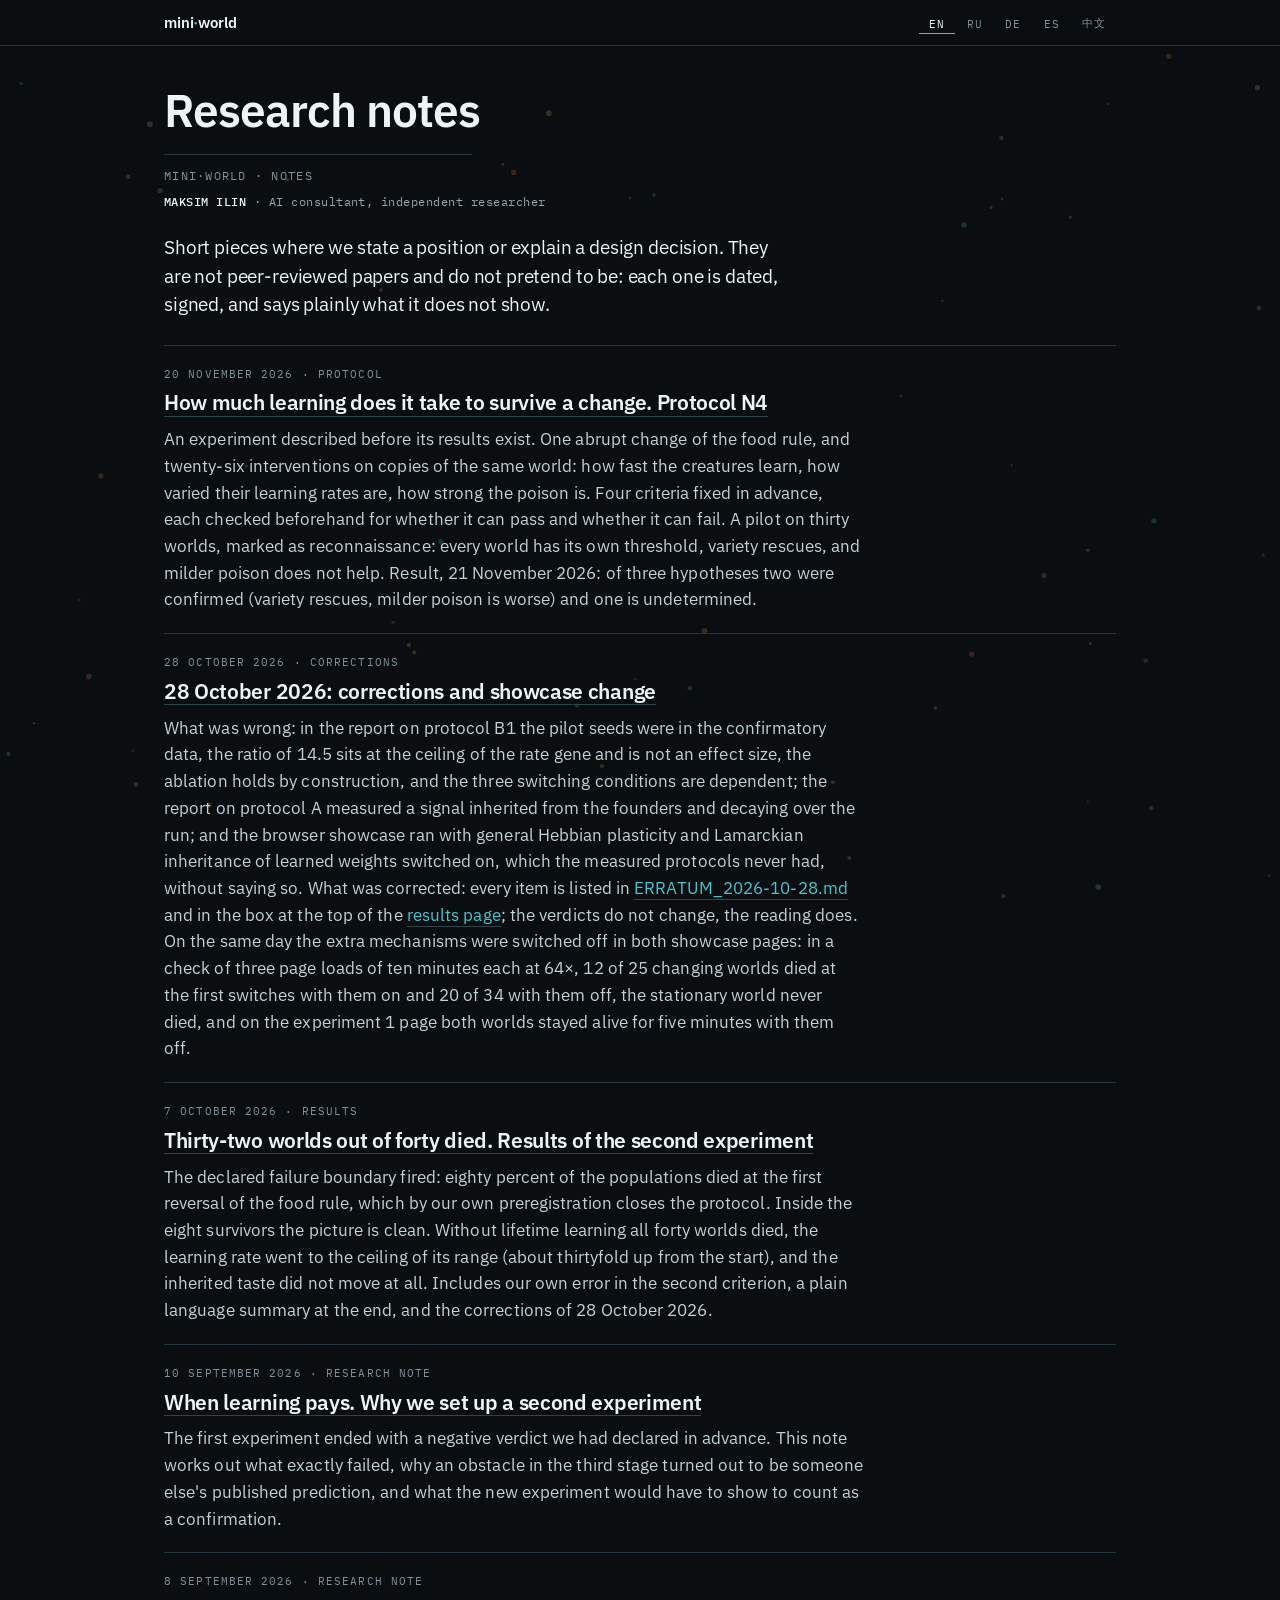
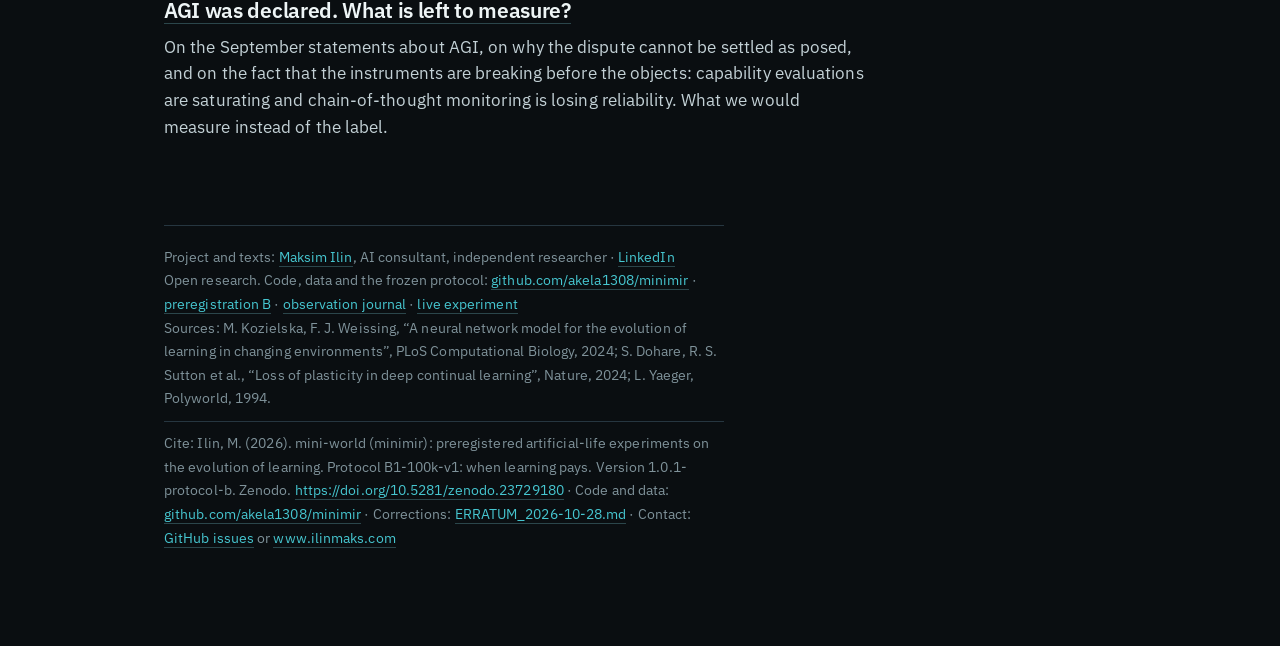
<file: docs/notes.html>
<!doctype html>
<html lang="en">
<head>
<meta charset="utf-8">
<meta name="viewport" content="width=device-width, initial-scale=1">
<title>mini·world: research notes</title>
<meta name="description" content="Research notes from the mini-world project: dated, signed pieces on the design of preregistered artificial-life experiments and on what current claims about AGI can and cannot be measured against.">
<meta name="keywords" content="research notes, artificial life, ALife, preregistration, AGI, evolution of learning, рабочие заметки, искусственная жизнь, предрегистрация">
<meta name="author" content="Maksim Ilin">
<meta name="robots" content="index, follow, max-image-preview:large, max-snippet:-1">
<link rel="canonical" href="https://minimir.ilinmaks.com/notes.html">
<link rel="icon" type="image/svg+xml" href="favicon.svg">
<meta property="og:type" content="article">
<meta property="og:site_name" content="mini-world">
<meta property="og:title" content="mini·world: research notes">
<meta property="og:description" content="Research notes from the mini-world project: dated, signed pieces on the design of preregistered artificial-life experiments and on what current claims about AGI can and cannot be measured against.">
<meta property="og:url" content="https://minimir.ilinmaks.com/notes.html">
<meta property="og:image" content="https://minimir.ilinmaks.com/og.png">
<meta property="og:image:width" content="1200">
<meta property="og:image:height" content="630">
<meta name="twitter:card" content="summary_large_image">
<meta name="twitter:title" content="mini·world: research notes">
<meta name="twitter:description" content="Research notes from the mini-world project: dated, signed pieces on the design of preregistered artificial-life experiments and on what current claims about AGI can and cannot be measured against.">
<meta name="twitter:image" content="https://minimir.ilinmaks.com/og.png">
<script type="application/ld+json">{"@context":"https://schema.org","@graph":[{"@type":"CollectionPage","headline":"mini-world research notes","inLanguage":["en","ru","de","es","zh"],"datePublished":"2026-09-10","dateModified":"2026-10-28","url":"https://minimir.ilinmaks.com/notes.html","author":{"@id":"https://minimir.ilinmaks.com/#author"},"publisher":{"@id":"https://minimir.ilinmaks.com/#author"},"isPartOf":{"@id":"https://minimir.ilinmaks.com/#website"}},{"@type":"Person","@id":"https://minimir.ilinmaks.com/#author","name":"Maksim Ilin","alternateName":"Максим Ильин","jobTitle":"AI consultant, independent researcher","url":"https://www.ilinmaks.com/","sameAs":["https://www.ilinmaks.com/","https://www.linkedin.com/in/ilinmaks/"]},{"@type":"WebSite","@id":"https://minimir.ilinmaks.com/#website","name":"mini-world","url":"https://minimir.ilinmaks.com/"}]}</script>
<link rel="preload" href="fonts/ibm-plex-sans-latin-400-normal.woff2" as="font" type="font/woff2" crossorigin>
<link rel="stylesheet" href="site.css">
<style>
  .byline{font-family:var(--mono);font-size:12px;color:var(--dim);letter-spacing:.04em;
    margin:6px 0 0}
  .byline b{color:var(--ink);font-weight:500}
  .notelist{list-style:none;padding:0;margin:26px 0 0}
  .notelist li{border-top:1px solid var(--hair);padding:20px 0}
  .notelist a.t{font-size:21px;font-weight:600;letter-spacing:-.015em;color:var(--ink);
    text-decoration:none;line-height:1.25;display:inline-block}
  .notelist a.t:hover{color:var(--cyan)}
  .notelist .meta{font-family:var(--mono);font-size:11px;letter-spacing:.1em;
    text-transform:uppercase;color:var(--faint);margin-bottom:6px}
  .notelist p{margin:8px 0 0;max-width:70ch}
</style>
</head>
<body>
<canvas id="amb"></canvas>
<div class="langbar" role="group" aria-label="language"><a class="brand" href="index.html">mini<span class="dot">·</span>world</a><div class="langs"><button data-set="en">EN</button><button data-set="ru">RU</button><button data-set="de">DE</button><button data-set="es">ES</button><button data-set="zh">中文</button></div></div>
<div class="wrap">
<div class="langblock" data-lang="en" lang="en">
  <h1>Research notes</h1>
  <div class="eyebrow">mini·world · notes</div>
  <div class="byline"><b>MAKSIM ILIN</b> · AI consultant, independent researcher</div>
  <p class="lede">Short pieces where we state a position or explain a design decision. They are not peer-reviewed papers and do not pretend to be: each one is dated, signed, and says plainly what it does not show.</p>
  <ul class="notelist">
    <li><div class="meta">20 November 2026 · protocol</div><a class="t" href="n4.html">How much learning does it take to survive a change. Protocol N4</a><p>An experiment described before its results exist. One abrupt change of the food rule, and twenty-six interventions on copies of the same world: how fast the creatures learn, how varied their learning rates are, how strong the poison is. Four criteria fixed in advance, each checked beforehand for whether it can pass and whether it can fail. A pilot on thirty worlds, marked as reconnaissance: every world has its own threshold, variety rescues, and milder poison does not help. Result, 21 November 2026: of three hypotheses two were confirmed (variety rescues, milder poison is worse) and one is undetermined.</p></li>
    <li><div class="meta">28 October 2026 · corrections</div><a class="t" href="https://github.com/akela1308/minimir/blob/main/ERRATUM_2026-10-28.md" target="_blank" rel="noopener">28 October 2026: corrections and showcase change</a><p>What was wrong: in the report on protocol B1 the pilot seeds were in the confirmatory data, the ratio of 14.5 sits at the ceiling of the rate gene and is not an effect size, the ablation holds by construction, and the three switching conditions are dependent; the report on protocol A measured a signal inherited from the founders and decaying over the run; and the browser showcase ran with general Hebbian plasticity and Lamarckian inheritance of learned weights switched on, which the measured protocols never had, without saying so. What was corrected: every item is listed in <a href="https://github.com/akela1308/minimir/blob/main/ERRATUM_2026-10-28.md" target="_blank" rel="noopener">ERRATUM_2026-10-28.md</a> and in the box at the top of the <a href="results-b.html">results page</a>; the verdicts do not change, the reading does. On the same day the extra mechanisms were switched off in both showcase pages: in a check of three page loads of ten minutes each at 64×, 12 of 25 changing worlds died at the first switches with them on and 20 of 34 with them off, the stationary world never died, and on the experiment 1 page both worlds stayed alive for five minutes with them off.</p></li>
    <li><div class="meta">7 October 2026 · results</div><a class="t" href="results-b.html">Thirty-two worlds out of forty died. Results of the second experiment</a><p>The declared failure boundary fired: eighty percent of the populations died at the first reversal of the food rule, which by our own preregistration closes the protocol. Inside the eight survivors the picture is clean. Without lifetime learning all forty worlds died, the learning rate went to the ceiling of its range (about thirtyfold up from the start), and the inherited taste did not move at all. Includes our own error in the second criterion, a plain language summary at the end, and the corrections of 28 October 2026.</p></li>
    <li><div class="meta">10 September 2026 · research note</div><a class="t" href="learning.html">When learning pays. Why we set up a second experiment</a><p>The first experiment ended with a negative verdict we had declared in advance. This note works out what exactly failed, why an obstacle in the third stage turned out to be someone else's published prediction, and what the new experiment would have to show to count as a confirmation.</p></li>
    <li><div class="meta">8 September 2026 · research note</div><a class="t" href="agi.html">AGI was declared. What is left to measure?</a><p>On the September statements about AGI, on why the dispute cannot be settled as posed, and on the fact that the instruments are breaking before the objects: capability evaluations are saturating and chain-of-thought monitoring is losing reliability. What we would measure instead of the label.</p></li>
  </ul>
  <footer>Project and texts: <a href="https://www.ilinmaks.com/" target="_blank" rel="noopener">Maksim Ilin</a>, AI consultant, independent researcher · <a href="https://www.linkedin.com/in/ilinmaks/" target="_blank" rel="noopener">LinkedIn</a><br>Open research. Code, data and the frozen protocol: <a href="https://github.com/akela1308/minimir" target="_blank" rel="noopener">github.com/akela1308/minimir</a> · <a href="https://github.com/akela1308/minimir/blob/main/PREREGISTRATION_B.md" target="_blank" rel="noopener">preregistration B</a> · <a href="journal.html">observation journal</a> · <a href="index.html">live experiment</a><br>Sources: M. Kozielska, F. J. Weissing, “A neural network model for the evolution of learning in changing environments”, PLoS Computational Biology, 2024; S. Dohare, R. S. Sutton et al., “Loss of plasticity in deep continual learning”, Nature, 2024; L. Yaeger, Polyworld, 1994.<span class="cite">Cite: Ilin, M. (2026). mini-world (minimir): preregistered artificial-life experiments on the evolution of learning. Protocol B1-100k-v1: when learning pays. Version 1.0.1-protocol-b. Zenodo. <a href="https://doi.org/10.5281/zenodo.23729180" target="_blank" rel="noopener">https://doi.org/10.5281/zenodo.23729180</a> · Code and data: <a href="https://github.com/akela1308/minimir" target="_blank" rel="noopener">github.com/akela1308/minimir</a> · Corrections: <a href="https://github.com/akela1308/minimir/blob/main/ERRATUM_2026-10-28.md" target="_blank" rel="noopener">ERRATUM_2026-10-28.md</a> · Contact: <a href="https://github.com/akela1308/minimir/issues" target="_blank" rel="noopener">GitHub issues</a> or <a href="https://www.ilinmaks.com/" target="_blank" rel="noopener">www.ilinmaks.com</a></span></footer>
</div>
<div class="langblock" data-lang="ru" lang="ru">
  <h1>Рабочие заметки</h1>
  <div class="eyebrow">mini·world · заметки</div>
  <div class="byline"><b>MAKSIM ILIN</b> · Максим Ильин, AI-консультант, независимый исследователь</div>
  <p class="lede">Короткие тексты, где мы формулируем позицию или объясняем проектное решение. Это не рецензируемые статьи и не претендуют ими быть: у каждой есть дата, подпись и прямо сказано, чего она не показывает.</p>
  <ul class="notelist">
    <li><div class="meta">20 ноября 2026 · протокол</div><a class="t" href="n4.html">Сколько обучения нужно, чтобы пережить перемену. Протокол N4</a><p>Опыт, описанный до того, как у него появились результаты. Одна резкая смена правила еды и двадцать шесть вмешательств на копиях одного и того же мира: как быстро существа учатся, насколько разные у них скорости обучения, насколько силён яд. Четыре критерия названы заранее, и каждый проверен на то, может ли он пройти и может ли провалиться. Пилот на тридцати мирах, помеченный как разведка: у каждого мира свой порог, разнообразие спасает, а мягкий яд не помогает. Результат, 21 ноября 2026: из трёх гипотез две подтверждены (разнообразие спасает, мягкий яд хуже), одна не определена.</p></li>
    <li><div class="meta">28 октября 2026 · поправки</div><a class="t" href="https://github.com/akela1308/minimir/blob/main/ERRATUM_2026-10-28.md" target="_blank" rel="noopener">28 октября 2026: поправки и изменение витрины</a><p>Что было не так: в отчёте по протоколу B1 пилотные семена попали в подтверждающие данные, отношение 14,5 упирается в потолок гена скорости и не является размером эффекта, абляция верна по построению, а три условия со сменами зависимы; отчёт по протоколу A измерил сигнал, унаследованный от основателей и затухающий по ходу прогона; а браузерная витрина шла с включёнными общей пластичностью Хебба и ламарковским наследованием выученных весов, которых в измеренных протоколах не было, и не говорила об этом. Что исправлено: все пункты перечислены в <a href="https://github.com/akela1308/minimir/blob/main/ERRATUM_2026-10-28.md" target="_blank" rel="noopener">ERRATUM_2026-10-28.md</a> и в рамке наверху <a href="results-b.html">страницы результатов</a>; вердикты не меняются, меняется прочтение. В тот же день лишние механизмы были выключены на обеих страницах витрины: в проверке из трёх загрузок страницы по десять минут на 64× с ними 12 из 25 меняющихся миров погибли на первых сменах, без них 20 из 34, стационарный мир не погиб ни разу, а на странице эксперимента 1 без них оба мира прожили пять минут.</p></li>
    <li><div class="meta">7 октября 2026 · результаты</div><a class="t" href="results-b.html">Тридцать два мира из сорока вымерли. Результаты второго эксперимента</a><p>Объявленная граница провала сработала: восемьдесят процентов популяций погибли на первом же перевороте пищевого правила, а это по нашей собственной предрегистрации закрывает протокол. Внутри восьми выживших картина чистая. Без прижизненного обучения вымерли все сорок миров, скорость обучения ушла к потолку диапазона гена (примерно в тридцать раз выше стартовой), а врождённый вкус не сдвинулся вообще. Разобрана и наша собственная ошибка во втором критерии, в конце есть вывод простым языком, на странице стоят поправки от 28 октября 2026.</p></li>
    <li><div class="meta">10 сентября 2026 · рабочая заметка</div><a class="t" href="learning.html">Когда обучение окупается. Почему мы поставили второй эксперимент</a><p>Первый эксперимент закончился отрицательным вердиктом, объявленным заранее. В заметке разбирается, что именно не сработало, почему помеха третьего этапа оказалась чужим опубликованным предсказанием, и что новый эксперимент должен показать, чтобы это засчиталось за подтверждение.</p></li>
    <li><div class="meta">8 сентября 2026 · рабочая заметка</div><a class="t" href="agi.html">AGI объявили. Что осталось измерять?</a><p>О сентябрьских заявлениях про AGI, о том, почему спор нерешаем в той форме, в какой он задан, и о том, что приборы ломаются раньше объектов: оценки способностей насыщаются, мониторинг цепочек рассуждений теряет надёжность. Что мы бы мерили вместо ярлыка.</p></li>
  </ul>
  <footer>Проект и тексты: <a href="https://www.ilinmaks.com/" target="_blank" rel="noopener">Максим Ильин</a>, AI-консультант, независимый исследователь · <a href="https://www.linkedin.com/in/ilinmaks/" target="_blank" rel="noopener">LinkedIn</a><br>Открытое исследование. Код, данные и замороженный протокол: <a href="https://github.com/akela1308/minimir" target="_blank" rel="noopener">github.com/akela1308/minimir</a> · <a href="https://github.com/akela1308/minimir/blob/main/PREREGISTRATION_B.md" target="_blank" rel="noopener">предрегистрация B</a> · <a href="journal.html">журнал наблюдений</a> · <a href="index.html">живой эксперимент</a><br>Источники: M. Kozielska, F. J. Weissing, «A neural network model for the evolution of learning in changing environments», PLoS Computational Biology, 2024; S. Dohare, R. S. Sutton и др., «Loss of plasticity in deep continual learning», Nature, 2024; L. Yaeger, Polyworld, 1994.<span class="cite">Цитировать: Ilin, M. (2026). mini-world (minimir): preregistered artificial-life experiments on the evolution of learning. Protocol B1-100k-v1: when learning pays. Version 1.0.1-protocol-b. Zenodo. <a href="https://doi.org/10.5281/zenodo.23729180" target="_blank" rel="noopener">https://doi.org/10.5281/zenodo.23729180</a> · Код и данные: <a href="https://github.com/akela1308/minimir" target="_blank" rel="noopener">github.com/akela1308/minimir</a> · Поправки: <a href="https://github.com/akela1308/minimir/blob/main/ERRATUM_2026-10-28.md" target="_blank" rel="noopener">ERRATUM_2026-10-28.md</a> · Связь: <a href="https://github.com/akela1308/minimir/issues" target="_blank" rel="noopener">GitHub issues</a> или <a href="https://www.ilinmaks.com/" target="_blank" rel="noopener">www.ilinmaks.com</a></span></footer>
</div>
<div class="langblock" data-lang="de" lang="de">
  <h1>Forschungsnotizen</h1>
  <div class="eyebrow">mini·world · Notizen</div>
  <div class="byline"><b>MAKSIM ILIN</b> · KI-Berater, unabhängiger Forscher</div>
  <p class="lede">Kurze Texte, in denen wir eine Position formulieren oder eine Designentscheidung erklären. Es sind keine begutachteten Aufsätze und sie geben auch nicht vor, welche zu sein: jeder trägt Datum und Signatur und sagt klar, was er nicht zeigt.</p>
  <ul class="notelist">
    <li><div class="meta">20. November 2026 · Protokoll</div><a class="t" href="n4.html">Wie viel Lernen braucht es, um einen Umbruch zu überleben. Protokoll N4</a><p>Ein Experiment, beschrieben, bevor es Ergebnisse gibt. Ein abrupter Wechsel der Futterregel und sechsundzwanzig Eingriffe an Kopien derselben Welt: wie schnell die Wesen lernen, wie verschieden ihre Lernraten sind, wie stark das Gift ist. Vier vorab festgelegte Kriterien, jedes zuvor darauf geprüft, ob es bestehen und ob es scheitern kann. Ein Pilotlauf mit dreißig Welten, als Erkundung markiert: jede Welt hat ihre eigene Schwelle, Vielfalt rettet, und milderes Gift hilft nicht. Ergebnis, 21. November 2026: von drei Hypothesen wurden zwei bestätigt (Vielfalt rettet, milderes Gift ist schlechter), eine ist unbestimmt.</p></li>
    <li><div class="meta">28. Oktober 2026 · Korrekturen</div><a class="t" href="https://github.com/akela1308/minimir/blob/main/ERRATUM_2026-10-28.md" target="_blank" rel="noopener">28. Oktober 2026: Korrekturen und Änderung der Schauvitrine</a><p>Was falsch war: im Bericht zu Protokoll B1 steckten die Pilotsaaten in den Bestätigungsdaten, das Verhältnis 14,5 sitzt an der Obergrenze des Ratengens und ist keine Effektgröße, die Ablation gilt per Konstruktion, und die drei Wechselbedingungen sind abhängig; der Bericht zu Protokoll A maß ein von den Gründern geerbtes und im Lauf abklingendes Signal; und die Browser-Schauvitrine lief mit eingeschalteter allgemeiner Hebb-Plastizität und lamarckscher Vererbung gelernter Gewichte, die die gemessenen Protokolle nie hatten, ohne das zu sagen. Was korrigiert wurde: alle Punkte stehen in <a href="https://github.com/akela1308/minimir/blob/main/ERRATUM_2026-10-28.md" target="_blank" rel="noopener">ERRATUM_2026-10-28.md</a> und im Kasten oben auf der <a href="results-b.html">Ergebnisseite</a>; die Urteile ändern sich nicht, die Lesart schon. Am selben Tag wurden die zusätzlichen Mechanismen auf beiden Seiten der Schauvitrine abgeschaltet: in einer Prüfung mit drei Seitenaufrufen zu je zehn Minuten bei 64× starben mit ihnen 12 von 25 wechselnden Welten an den ersten Wechseln, ohne sie 20 von 34, die stationäre Welt starb nie, und auf der Seite von Experiment 1 blieben ohne sie beide Welten fünf Minuten lang am Leben.</p></li>
    <li><div class="meta">7. Oktober 2026 · Ergebnisse</div><a class="t" href="results-b.html">Zweiunddreißig von vierzig Welten starben aus. Ergebnisse des zweiten Experiments</a><p>Die erklärte Scheitergrenze hat gegriffen: achtzig Prozent der Populationen starben bei der ersten Umkehrung der Nahrungsregel, was nach unserer eigenen Präregistrierung das Protokoll schließt. In den acht Überlebenden ist das Bild klar. Ohne Lernen zu Lebzeiten starben alle vierzig Welten, die Lernrate ging an die Obergrenze ihres Bereichs (etwa das Dreißigfache des Startwerts), und der angeborene Geschmack bewegte sich überhaupt nicht. Dazu unser eigener Fehler im zweiten Kriterium, am Ende eine Zusammenfassung in einfachen Worten und die Korrekturen vom 28. Oktober 2026.</p></li>
    <li><div class="meta">10. September 2026 · Forschungsnotiz</div><a class="t" href="learning.html">Wann Lernen sich lohnt. Warum wir ein zweites Experiment aufgesetzt haben</a><p>Das erste Experiment endete mit einem vorab erklärten negativen Urteil. Die Notiz arbeitet heraus, was genau gescheitert ist, warum ein Hindernis der dritten Stufe sich als fremde veröffentlichte Vorhersage entpuppte, und was das neue Experiment zeigen müsste, um als Bestätigung zu gelten.</p></li>
    <li><div class="meta">8. September 2026 · Forschungsnotiz</div><a class="t" href="agi.html">AGI wurde ausgerufen. Was bleibt zu messen?</a><p>Über die Septemberaussagen zu AGI, darüber, warum der Streit so, wie er gestellt ist, nicht entscheidbar ist, und darüber, dass die Messgeräte vor den Objekten brechen: Fähigkeitsbewertungen sättigen, die Überwachung der Gedankenketten verliert an Verlässlichkeit. Was wir statt des Etiketts messen würden.</p></li>
  </ul>
  <footer>Projekt und Texte: <a href="https://www.ilinmaks.com/" target="_blank" rel="noopener">Maksim Ilin</a>, KI-Berater, unabhängiger Forscher · <a href="https://www.linkedin.com/in/ilinmaks/" target="_blank" rel="noopener">LinkedIn</a><br>Offene Forschung. Code, Daten und das eingefrorene Protokoll: <a href="https://github.com/akela1308/minimir" target="_blank" rel="noopener">github.com/akela1308/minimir</a> · <a href="https://github.com/akela1308/minimir/blob/main/PREREGISTRATION_B.md" target="_blank" rel="noopener">Präregistrierung B</a> · <a href="journal.html">Beobachtungsjournal</a> · <a href="index.html">Live-Experiment</a><br>Quellen: M. Kozielska, F. J. Weissing, „A neural network model for the evolution of learning in changing environments“, PLoS Computational Biology, 2024; S. Dohare, R. S. Sutton u. a., „Loss of plasticity in deep continual learning“, Nature, 2024; L. Yaeger, Polyworld, 1994.<span class="cite">Zitieren: Ilin, M. (2026). mini-world (minimir): preregistered artificial-life experiments on the evolution of learning. Protocol B1-100k-v1: when learning pays. Version 1.0.1-protocol-b. Zenodo. <a href="https://doi.org/10.5281/zenodo.23729180" target="_blank" rel="noopener">https://doi.org/10.5281/zenodo.23729180</a> · Code und Daten: <a href="https://github.com/akela1308/minimir" target="_blank" rel="noopener">github.com/akela1308/minimir</a> · Korrekturen: <a href="https://github.com/akela1308/minimir/blob/main/ERRATUM_2026-10-28.md" target="_blank" rel="noopener">ERRATUM_2026-10-28.md</a> · Kontakt: <a href="https://github.com/akela1308/minimir/issues" target="_blank" rel="noopener">GitHub issues</a> oder <a href="https://www.ilinmaks.com/" target="_blank" rel="noopener">www.ilinmaks.com</a></span></footer>
</div>
<div class="langblock" data-lang="zh" lang="zh">
  <h1>研究札记</h1>
  <div class="eyebrow">mini·world · 札记</div>
  <div class="byline"><b>MAKSIM ILIN</b> · 马克西姆·伊林，人工智能顾问，独立研究者</div>
  <p class="lede">一些短文，用来表明立场或解释某个设计决定。它们不是同行评议的论文，也不假装是：每一篇都有日期和署名，并且明确说出自己没有显示什么。</p>
  <ul class="notelist">
    <li><div class="meta">2026年11月20日 · 协议</div><a class="t" href="n4.html">要学多少才能熬过一次变化。协议 N4</a><p>一个在结果出来之前就写下来的实验。食物规则只突变一次，在同一个世界的副本上做二十六种干预：生物学得多快，它们的学习速度有多不一样，毒有多强。四条判据事先定好，每一条都预先检验过能不能通过、能不能失败。在三十个世界上做的试点标明是探路：每个世界有自己的门槛，多样性能救命，把毒变温和没有帮助。 结果，2026年11月21日：三个假设里两个得到证实（多样性能救命，温和的毒更糟），一个无法判定。</p></li>
    <li><div class="meta">2026年10月28日 · 订正</div><a class="t" href="https://github.com/akela1308/minimir/blob/main/ERRATUM_2026-10-28.md" target="_blank" rel="noopener">2026 年 10 月 28 日：订正与展示窗的变更</a><p>哪里错了：协议 B1 的报告里，试点种子混入了确认数据，14.5 这个比值顶在速度基因的上限上、不是效应量，消融在构造上必然成立，三个有翻转的条件彼此相关；协议 A 的报告测到的是一个从奠基者继承而来、并在运行中衰减的信号；而浏览器展示窗开着一般赫布可塑性和习得权重的拉马克式继承，这些在测得的协议里从未有过，页面却没有说明。改了什么：全部条目列在 <a href="https://github.com/akela1308/minimir/blob/main/ERRATUM_2026-10-28.md" target="_blank" rel="noopener">ERRATUM_2026-10-28.md</a> 和<a href="results-b.html">结果页</a>顶部的方框里；结论不变，解读变了。同一天，两个展示页面都关闭了这些额外机制：在三次页面加载、每次十分钟、64× 速度的检查里，开着它们时 25 个变化世界里有 12 个死在最初几次翻转上，关掉后 34 个里有 20 个，稳定世界一次也没有死，而在实验一页面上关掉之后两个世界五分钟内都活着。</p></li>
    <li><div class="meta">2026年10月7日 · 结果</div><a class="t" href="results-b.html">四十个世界里死了三十二个。第二个实验的结果</a><p>事先声明的失败边界被触发了：百分之八十的种群死在食物规则的第一次翻转上，而按我们自己的预注册这就关闭了协议。在八个存活者内部，图景是干净的。没有终生学习，四十个世界全部灭绝；学习速度升到了基因范围的上限（约为起始值的三十倍）；先天口味则完全没有移动。文中也剖析了我们自己在第二条判据上的失误，末尾有一段通俗的总结，页面附有 2026 年 10 月 28 日的订正。</p></li>
    <li><div class="meta">2026年9月10日 · 研究札记</div><a class="t" href="learning.html">学习何时才划算。我们为什么要做第二个实验</a><p>第一个实验以事先声明的否定结论收场。这篇札记梳理了究竟是什么失败了，为什么第三阶段的一个障碍原来是别人已发表的预言，以及新实验要显示什么才算得上确认。</p></li>
    <li><div class="meta">2026年9月8日 · 研究札记</div><a class="t" href="agi.html">AGI 被宣告了。还剩下什么可测量？</a><p>关于九月里那些有关 AGI 的说法，关于这场争论为何按现有提法无法裁决，以及关于量具比对象先坏：能力评测正在饱和，思维链监控正在失去可靠性。我们会用什么来代替这个标签去测量。</p></li>
  </ul>
  <footer>项目与文字：<a href="https://www.ilinmaks.com/" target="_blank" rel="noopener">Maksim Ilin</a>，人工智能顾问，独立研究者 · <a href="https://www.linkedin.com/in/ilinmaks/" target="_blank" rel="noopener">LinkedIn</a><br>开放研究。代码、数据与已冻结的协议：<a href="https://github.com/akela1308/minimir" target="_blank" rel="noopener">github.com/akela1308/minimir</a> · <a href="https://github.com/akela1308/minimir/blob/main/PREREGISTRATION_B.md" target="_blank" rel="noopener">预注册 B</a> · <a href="journal.html">观察日志</a> · <a href="index.html">实时实验</a><br>资料来源：M. Kozielska, F. J. Weissing,《A neural network model for the evolution of learning in changing environments》, PLoS Computational Biology, 2024；S. Dohare, R. S. Sutton 等,《Loss of plasticity in deep continual learning》, Nature, 2024；L. Yaeger, Polyworld, 1994。<span class="cite">引用：Ilin, M. (2026). mini-world (minimir): preregistered artificial-life experiments on the evolution of learning. Protocol B1-100k-v1: when learning pays. Version 1.0.1-protocol-b. Zenodo. <a href="https://doi.org/10.5281/zenodo.23729180" target="_blank" rel="noopener">https://doi.org/10.5281/zenodo.23729180</a> · 代码与数据：<a href="https://github.com/akela1308/minimir" target="_blank" rel="noopener">github.com/akela1308/minimir</a> · 订正：<a href="https://github.com/akela1308/minimir/blob/main/ERRATUM_2026-10-28.md" target="_blank" rel="noopener">ERRATUM_2026-10-28.md</a> · 联系：<a href="https://github.com/akela1308/minimir/issues" target="_blank" rel="noopener">GitHub issues</a> 或 <a href="https://www.ilinmaks.com/" target="_blank" rel="noopener">www.ilinmaks.com</a></span></footer>
</div>
<div class="langblock" data-lang="es" lang="es">
  <h1>Notas de investigación</h1>
  <div class="eyebrow">mini·world · notas</div>
  <div class="byline"><b>MAKSIM ILIN</b> · consultor de IA, investigador independiente</div>
  <p class="lede">Textos breves donde fijamos una posición o explicamos una decisión de diseño. No son artículos revisados por pares ni pretenden serlo: cada uno lleva fecha y firma, y dice con claridad qué es lo que no muestra.</p>
  <ul class="notelist">
    <li><div class="meta">20 de noviembre de 2026 · protocolo</div><a class="t" href="n4.html">Cuánto aprendizaje hace falta para sobrevivir a un cambio. Protocolo N4</a><p>Un experimento descrito antes de que existan sus resultados. Un cambio brusco de la regla del alimento y veintiséis intervenciones sobre copias del mismo mundo: con qué rapidez aprenden las criaturas, cuánto varían sus velocidades de aprendizaje, qué fuerza tiene el veneno. Cuatro criterios fijados de antemano, cada uno comprobado antes para ver si puede cumplirse y si puede fallar. Un piloto con treinta mundos, marcado como reconocimiento: cada mundo tiene su propio umbral, la variedad rescata y el veneno más suave no ayuda. Resultado, 21 de noviembre de 2026: de tres hipótesis se confirmaron dos (la variedad rescata, el veneno más suave es peor) y una queda indeterminada.</p></li>
    <li><div class="meta">28 de octubre de 2026 · correcciones</div><a class="t" href="https://github.com/akela1308/minimir/blob/main/ERRATUM_2026-10-28.md" target="_blank" rel="noopener">28 de octubre de 2026: correcciones y cambio de la vitrina</a><p>Qué estaba mal: en el informe del protocolo B1 las semillas piloto estaban en los datos confirmatorios, la razón de 14,5 está en el techo del gen de velocidad y no es un tamaño de efecto, la ablación se cumple por construcción y las tres condiciones con cambios son dependientes; el informe del protocolo A midió una señal heredada de los fundadores y que decae a lo largo de la corrida; y la vitrina del navegador corría con la plasticidad hebbiana general y la herencia lamarckiana de los pesos aprendidos encendidas, que los protocolos medidos nunca tuvieron, sin decirlo. Qué se corrigió: todos los puntos están en <a href="https://github.com/akela1308/minimir/blob/main/ERRATUM_2026-10-28.md" target="_blank" rel="noopener">ERRATUM_2026-10-28.md</a> y en el recuadro al inicio de la <a href="results-b.html">página de resultados</a>; los veredictos no cambian, la lectura sí. El mismo día los mecanismos extra se apagaron en las dos páginas de la vitrina: en una comprobación de tres cargas de página de diez minutos cada una a 64×, con ellos murieron 12 de 25 mundos cambiantes en los primeros cambios y sin ellos 20 de 34, el mundo estacionario no murió nunca, y en la página del experimento 1 sin ellos los dos mundos siguieron vivos durante cinco minutos.</p></li>
    <li><div class="meta">7 de octubre de 2026 · resultados</div><a class="t" href="results-b.html">Treinta y dos mundos de cuarenta se extinguieron. Resultados del segundo experimento</a><p>El límite de fracaso declarado se activó: el ochenta por ciento de las poblaciones murió en la primera inversión de la regla alimentaria, lo que según nuestro propio preregistro cierra el protocolo. Dentro de los ocho supervivientes el cuadro es limpio. Sin aprendizaje durante la vida se extinguieron los cuarenta mundos, la velocidad de aprendizaje llegó al techo de su rango (unas treinta veces el valor inicial) y el gusto innato no se movió en absoluto. Incluye nuestro propio error en el segundo criterio, un resumen en lenguaje llano al final y las correcciones del 28 de octubre de 2026.</p></li>
    <li><div class="meta">10 de septiembre de 2026 · nota de investigación</div><a class="t" href="learning.html">Cuándo conviene aprender. Por qué montamos un segundo experimento</a><p>El primer experimento terminó con un veredicto negativo declarado de antemano. La nota examina qué falló exactamente, por qué un obstáculo de la tercera etapa resultó ser una predicción ajena ya publicada, y qué debería mostrar el nuevo experimento para contar como confirmación.</p></li>
    <li><div class="meta">8 de septiembre de 2026 · nota de investigación</div><a class="t" href="agi.html">Declararon la AGI. ¿Qué queda por medir?</a><p>Sobre las declaraciones de septiembre acerca de la AGI, sobre por qué la disputa no puede resolverse tal como está planteada, y sobre el hecho de que los instrumentos se rompen antes que los objetos: las evaluaciones de capacidades se saturan y la vigilancia de las cadenas de razonamiento pierde fiabilidad. Qué mediríamos en lugar de la etiqueta.</p></li>
  </ul>
  <footer>Proyecto y textos: <a href="https://www.ilinmaks.com/" target="_blank" rel="noopener">Maksim Ilin</a>, consultor de IA, investigador independiente · <a href="https://www.linkedin.com/in/ilinmaks/" target="_blank" rel="noopener">LinkedIn</a><br>Investigación abierta. Código, datos y el protocolo congelado: <a href="https://github.com/akela1308/minimir" target="_blank" rel="noopener">github.com/akela1308/minimir</a> · <a href="https://github.com/akela1308/minimir/blob/main/PREREGISTRATION_B.md" target="_blank" rel="noopener">preregistro B</a> · <a href="journal.html">diario de observaciones</a> · <a href="index.html">experimento en vivo</a><br>Fuentes: M. Kozielska, F. J. Weissing, «A neural network model for the evolution of learning in changing environments», PLoS Computational Biology, 2024; S. Dohare, R. S. Sutton y otros, «Loss of plasticity in deep continual learning», Nature, 2024; L. Yaeger, Polyworld, 1994.<span class="cite">Citar: Ilin, M. (2026). mini-world (minimir): preregistered artificial-life experiments on the evolution of learning. Protocol B1-100k-v1: when learning pays. Version 1.0.1-protocol-b. Zenodo. <a href="https://doi.org/10.5281/zenodo.23729180" target="_blank" rel="noopener">https://doi.org/10.5281/zenodo.23729180</a> · Código y datos: <a href="https://github.com/akela1308/minimir" target="_blank" rel="noopener">github.com/akela1308/minimir</a> · Correcciones: <a href="https://github.com/akela1308/minimir/blob/main/ERRATUM_2026-10-28.md" target="_blank" rel="noopener">ERRATUM_2026-10-28.md</a> · Contacto: <a href="https://github.com/akela1308/minimir/issues" target="_blank" rel="noopener">GitHub issues</a> o <a href="https://www.ilinmaks.com/" target="_blank" rel="noopener">www.ilinmaks.com</a></span></footer>
</div>
</div>

<script>
(function(){
  const KEY='minimir_lang', DEF='en';
  const blocks=[...document.querySelectorAll('.langblock')];
  const btns=[...document.querySelectorAll('.langbar button')];
  function apply(l){
    if(!blocks.some(b=>b.dataset.lang===l))l=DEF;
    blocks.forEach(b=>b.classList.toggle('on',b.dataset.lang===l));
    btns.forEach(b=>b.classList.toggle('on',b.dataset.set===l));
    document.documentElement.lang=l;
    try{localStorage.setItem(KEY,l)}catch(e){}
  }
  btns.forEach(b=>b.onclick=()=>apply(b.dataset.set));
  let saved=DEF; try{saved=localStorage.getItem(KEY)||DEF}catch(e){}
  apply(saved);
})();
// ненавязчивая «чашка Петри»: дрейфующие точки цвета энергии
(function(){
  const c=document.getElementById('amb'), x=c.getContext('2d');
  let W,H,pts;
  function ec(t){let r,g,b;if(t<.5){const u=t/.5;r=0xe8+(0xd9-0xe8)*u;g=0x73+(0xc2-0x73)*u;b=0x4a+(0x6a-0x4a)*u;}
    else{const u=(t-.5)/.5;r=0xd9+(0x46-0xd9)*u;g=0xc2+(0xc6-0xc2)*u;b=0x6a+(0xd0-0x6a)*u;}
    return `rgba(${r|0},${g|0},${b|0},`;}
  function resize(){W=c.width=innerWidth;H=c.height=innerHeight;
    pts=Array.from({length:Math.min(70,Math.floor(W/16))},()=>({
      x:Math.random()*W,y:Math.random()*H,vx:(Math.random()-.5)*.22,
      vy:(Math.random()-.5)*.22,e:Math.random(),r:1+Math.random()*2}));}
  resize();addEventListener('resize',resize);
  const reduce=matchMedia('(prefers-reduced-motion: reduce)').matches;
  function frame(){x.clearRect(0,0,W,H);
    for(const p of pts){p.x+=p.vx;p.y+=p.vy;
      if(p.x<0||p.x>W)p.vx*=-1;if(p.y<0||p.y>H)p.vy*=-1;
      x.fillStyle=ec(p.e)+'0.5)';x.beginPath();x.arc(p.x,p.y,p.r,0,7);x.fill();}
    if(!reduce)requestAnimationFrame(frame);}
  frame();
})();
</script>

</body>
</html>
</file>
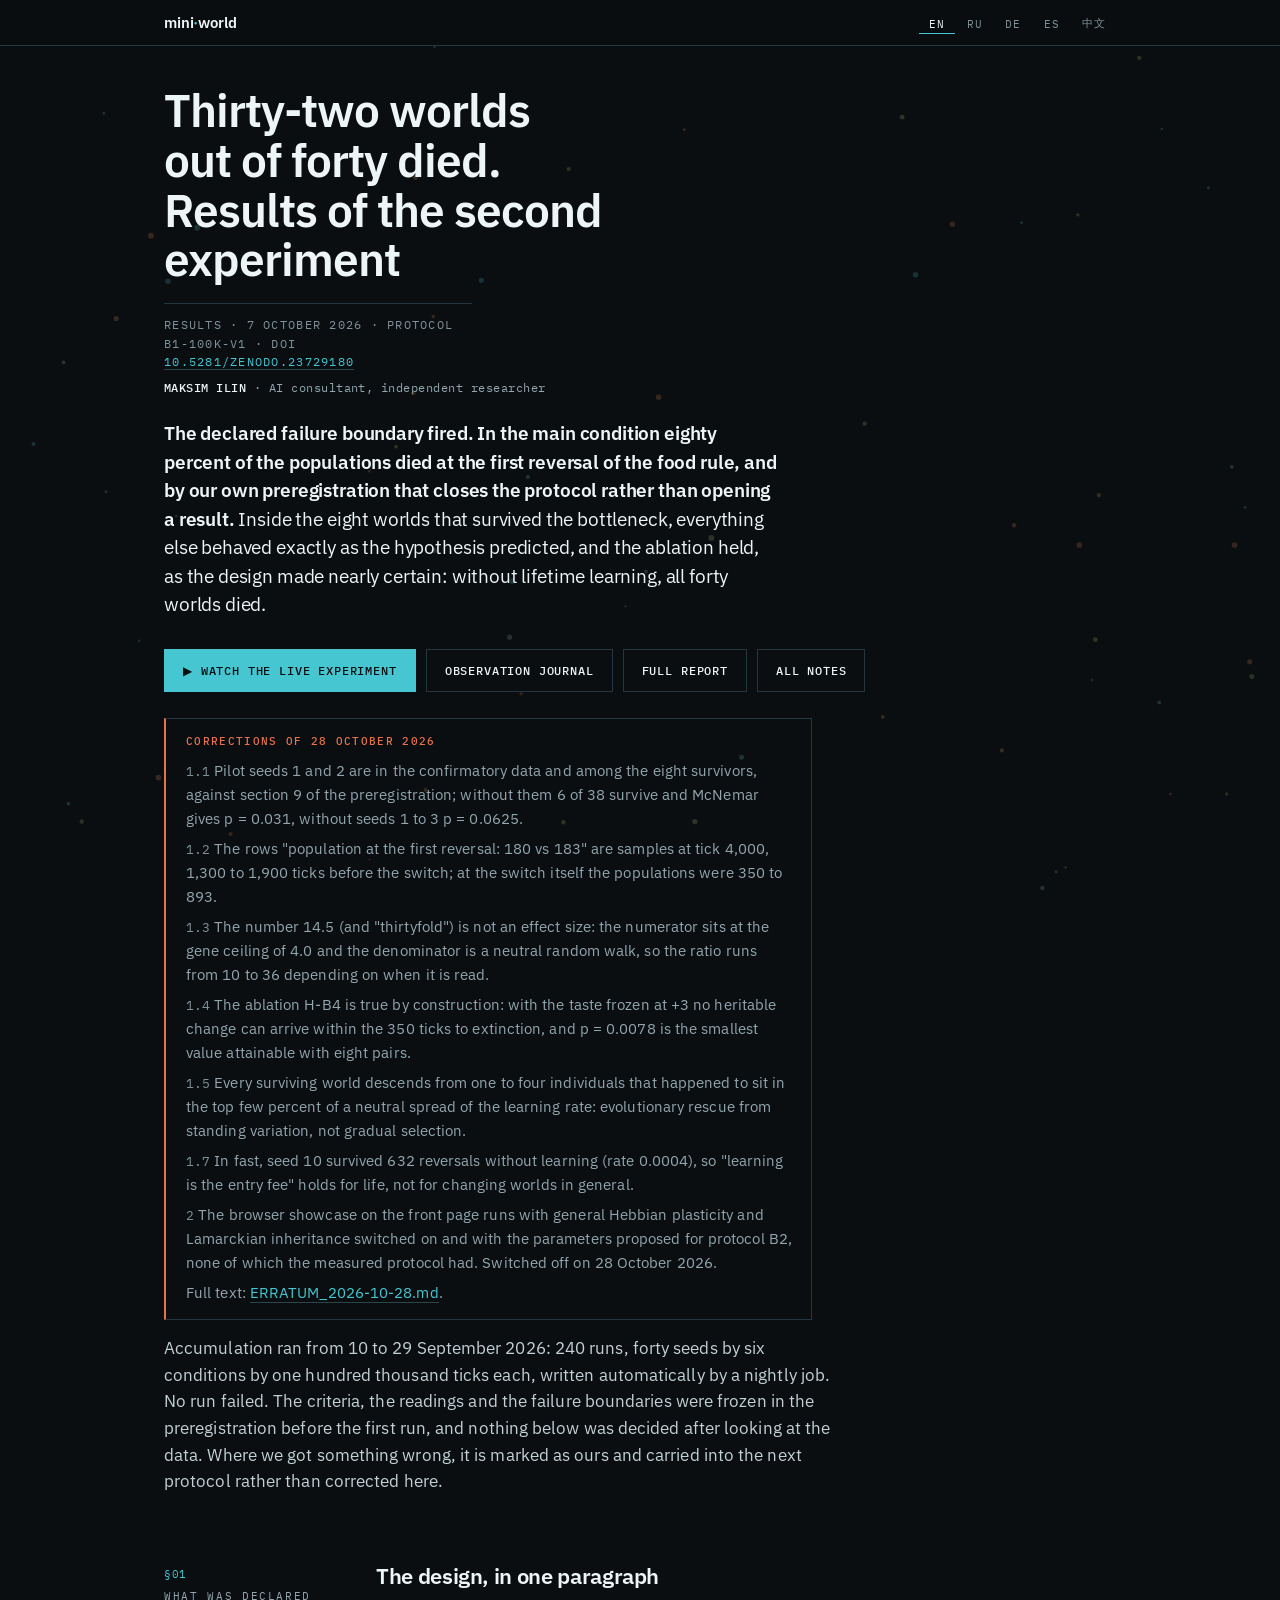
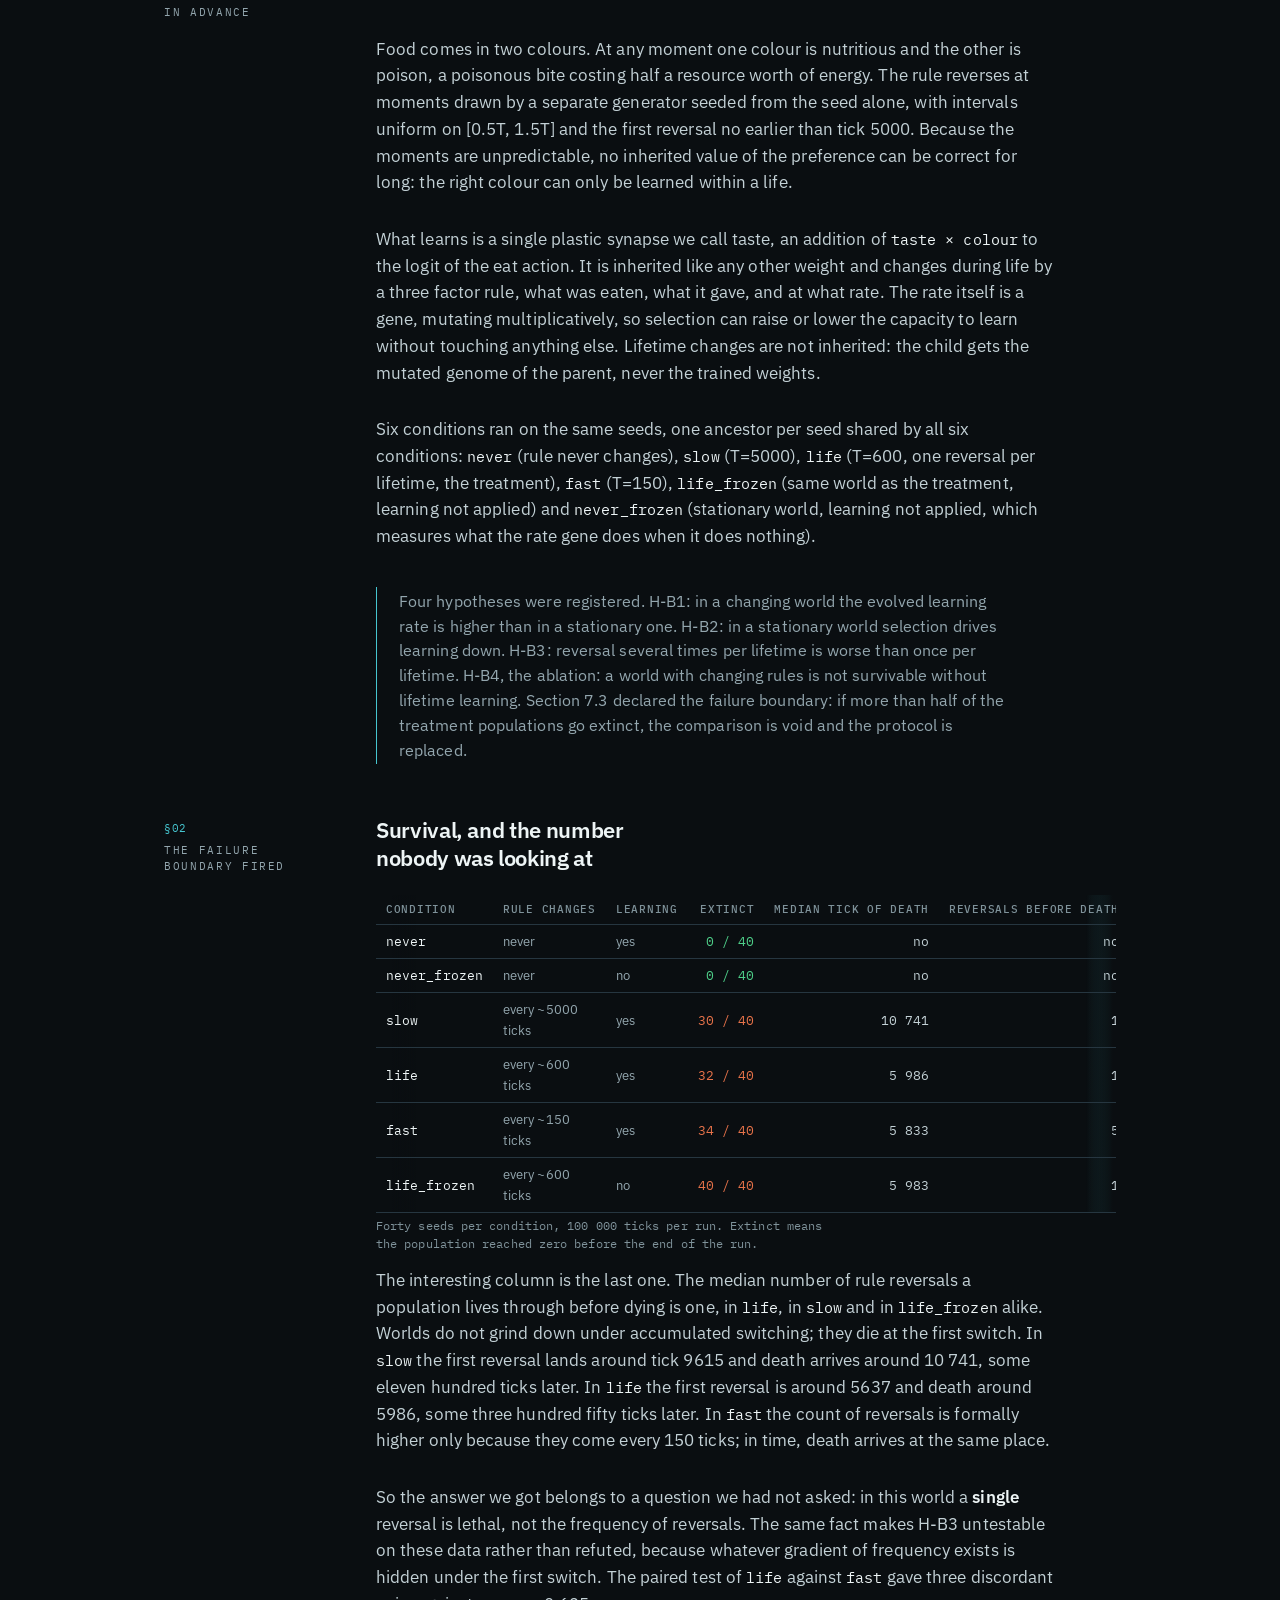
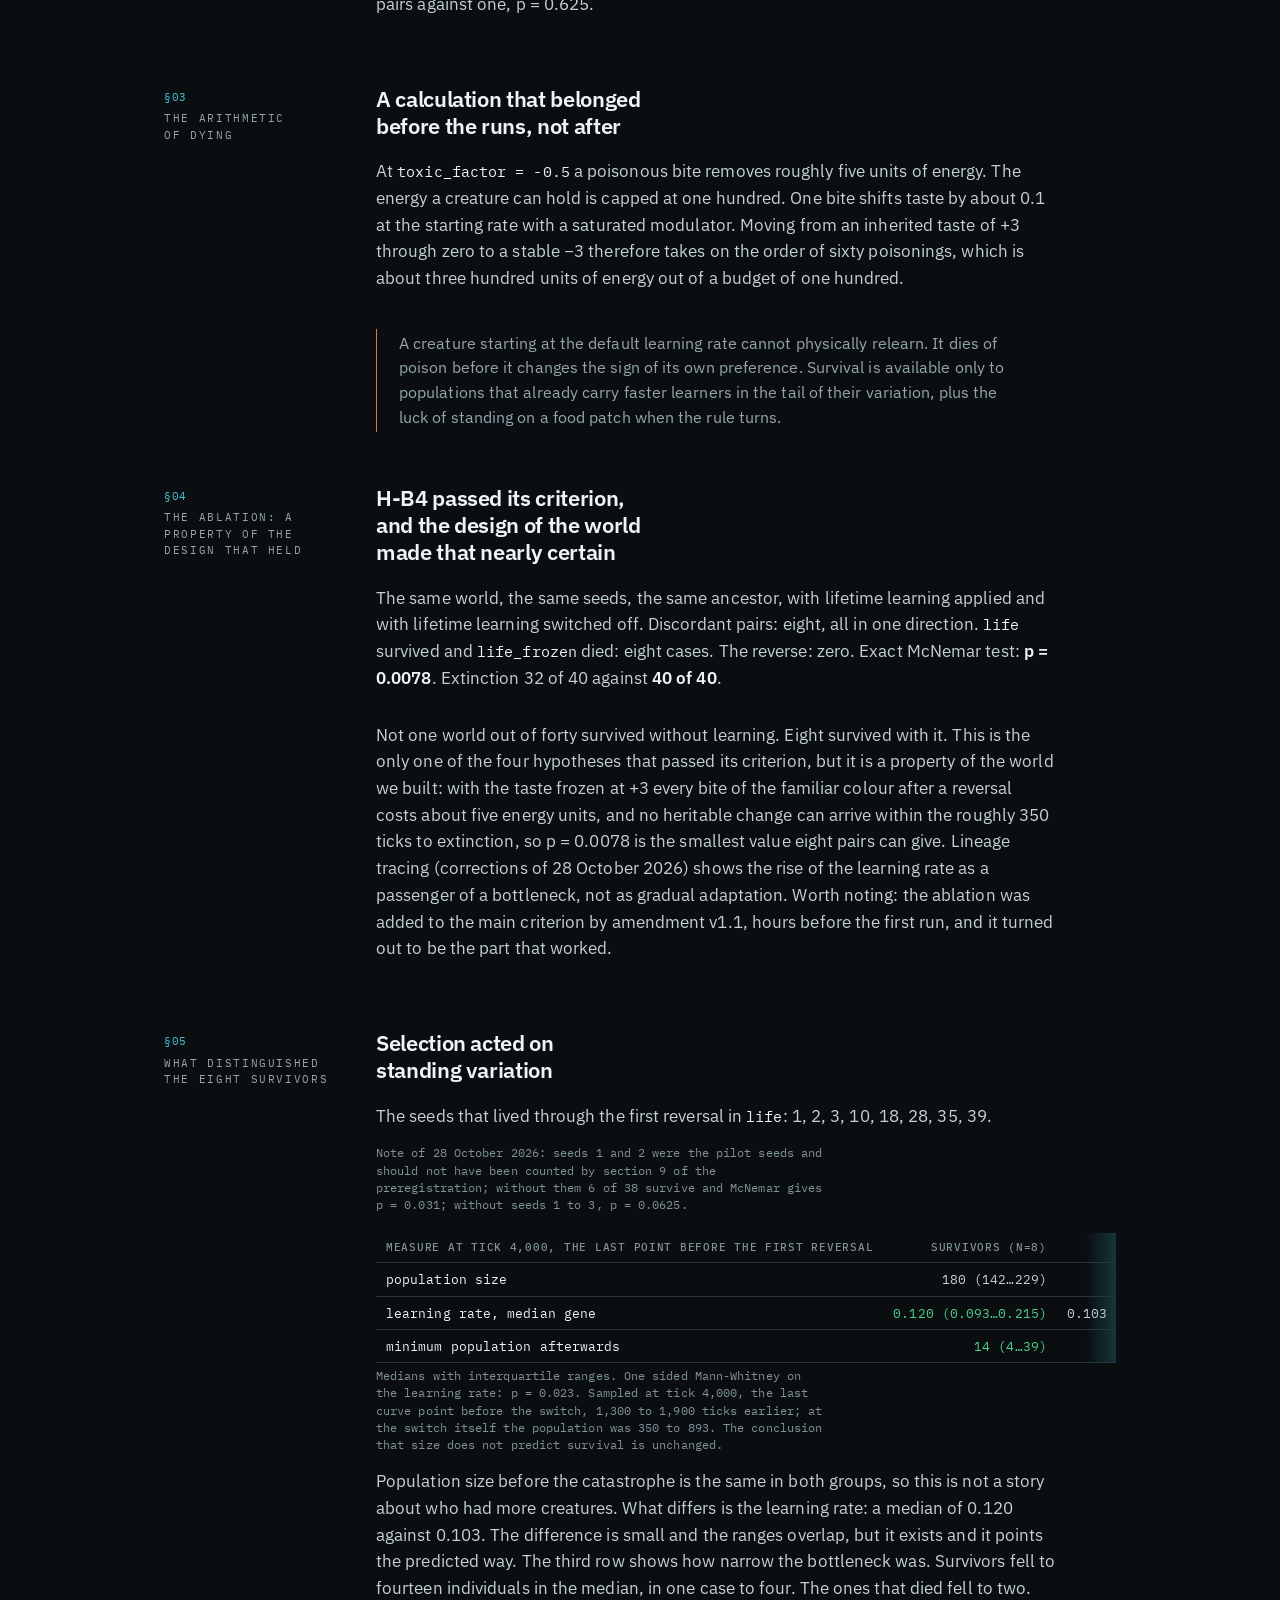
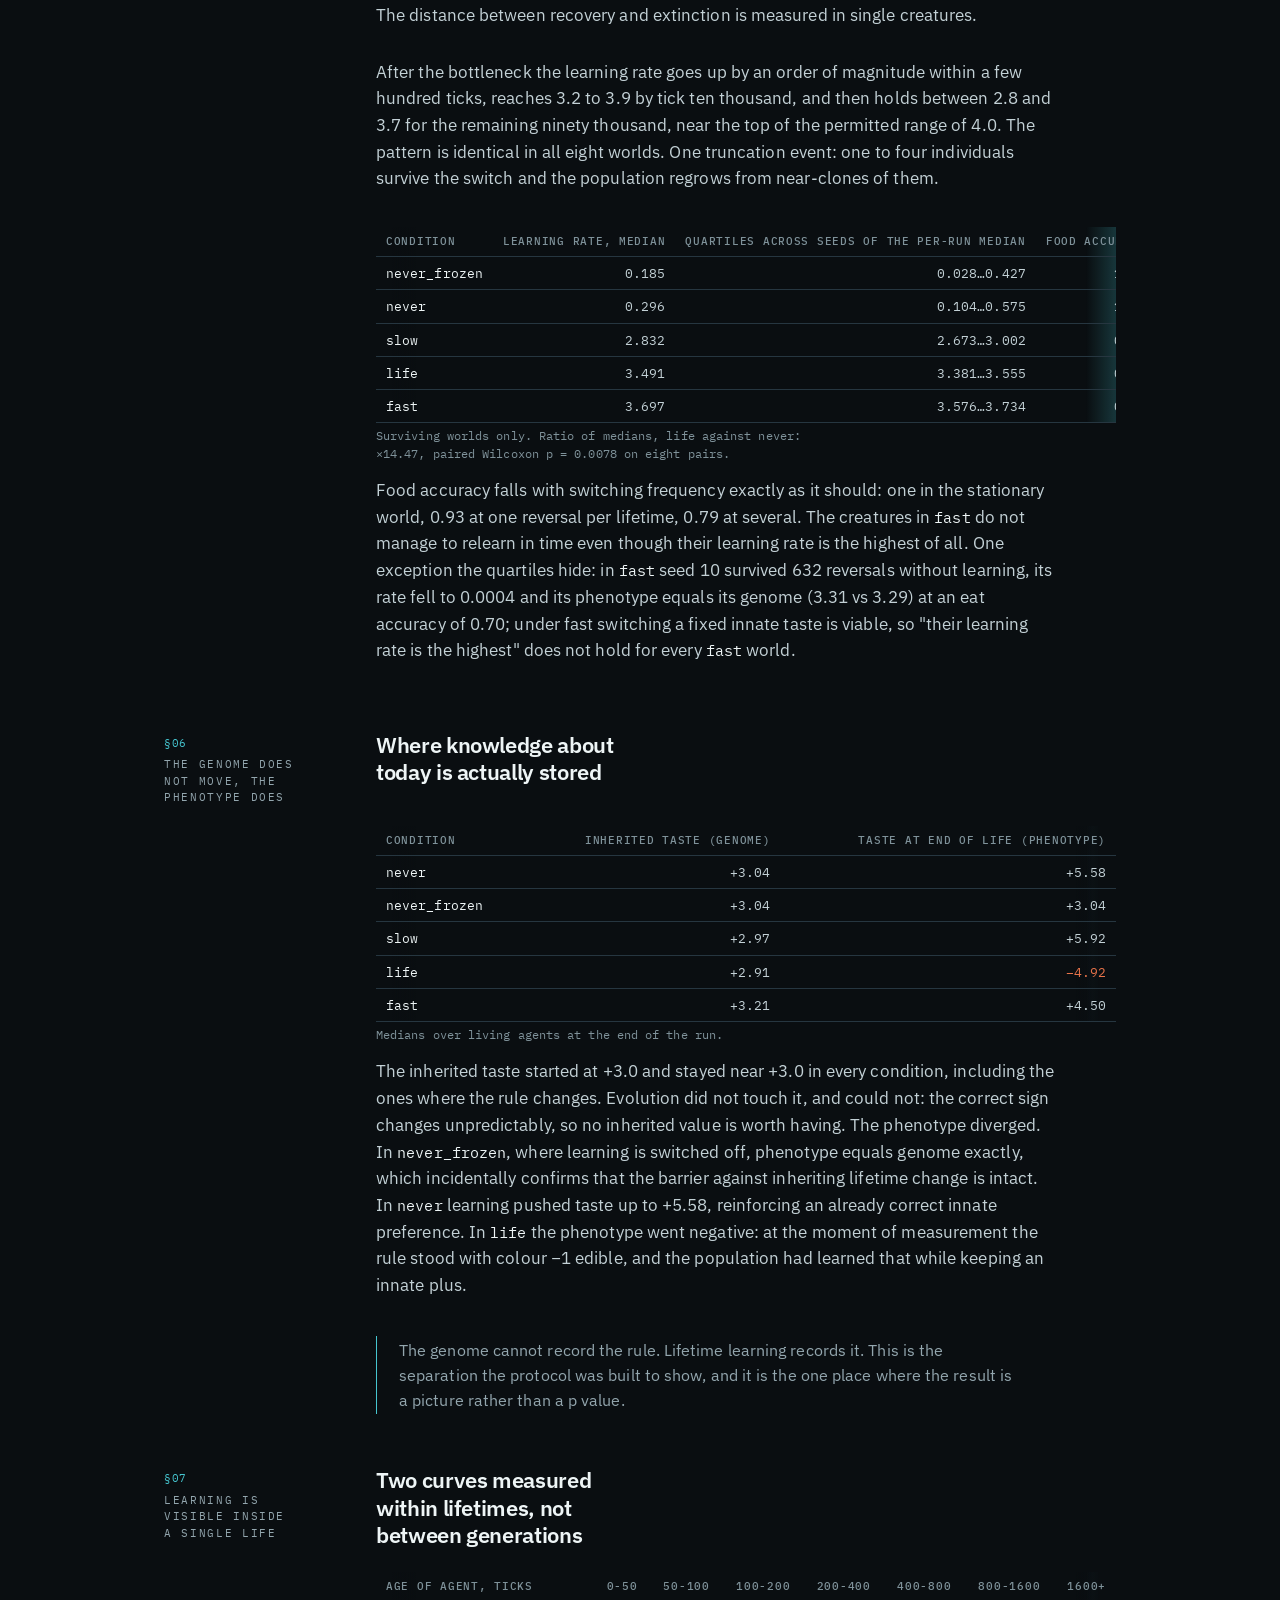
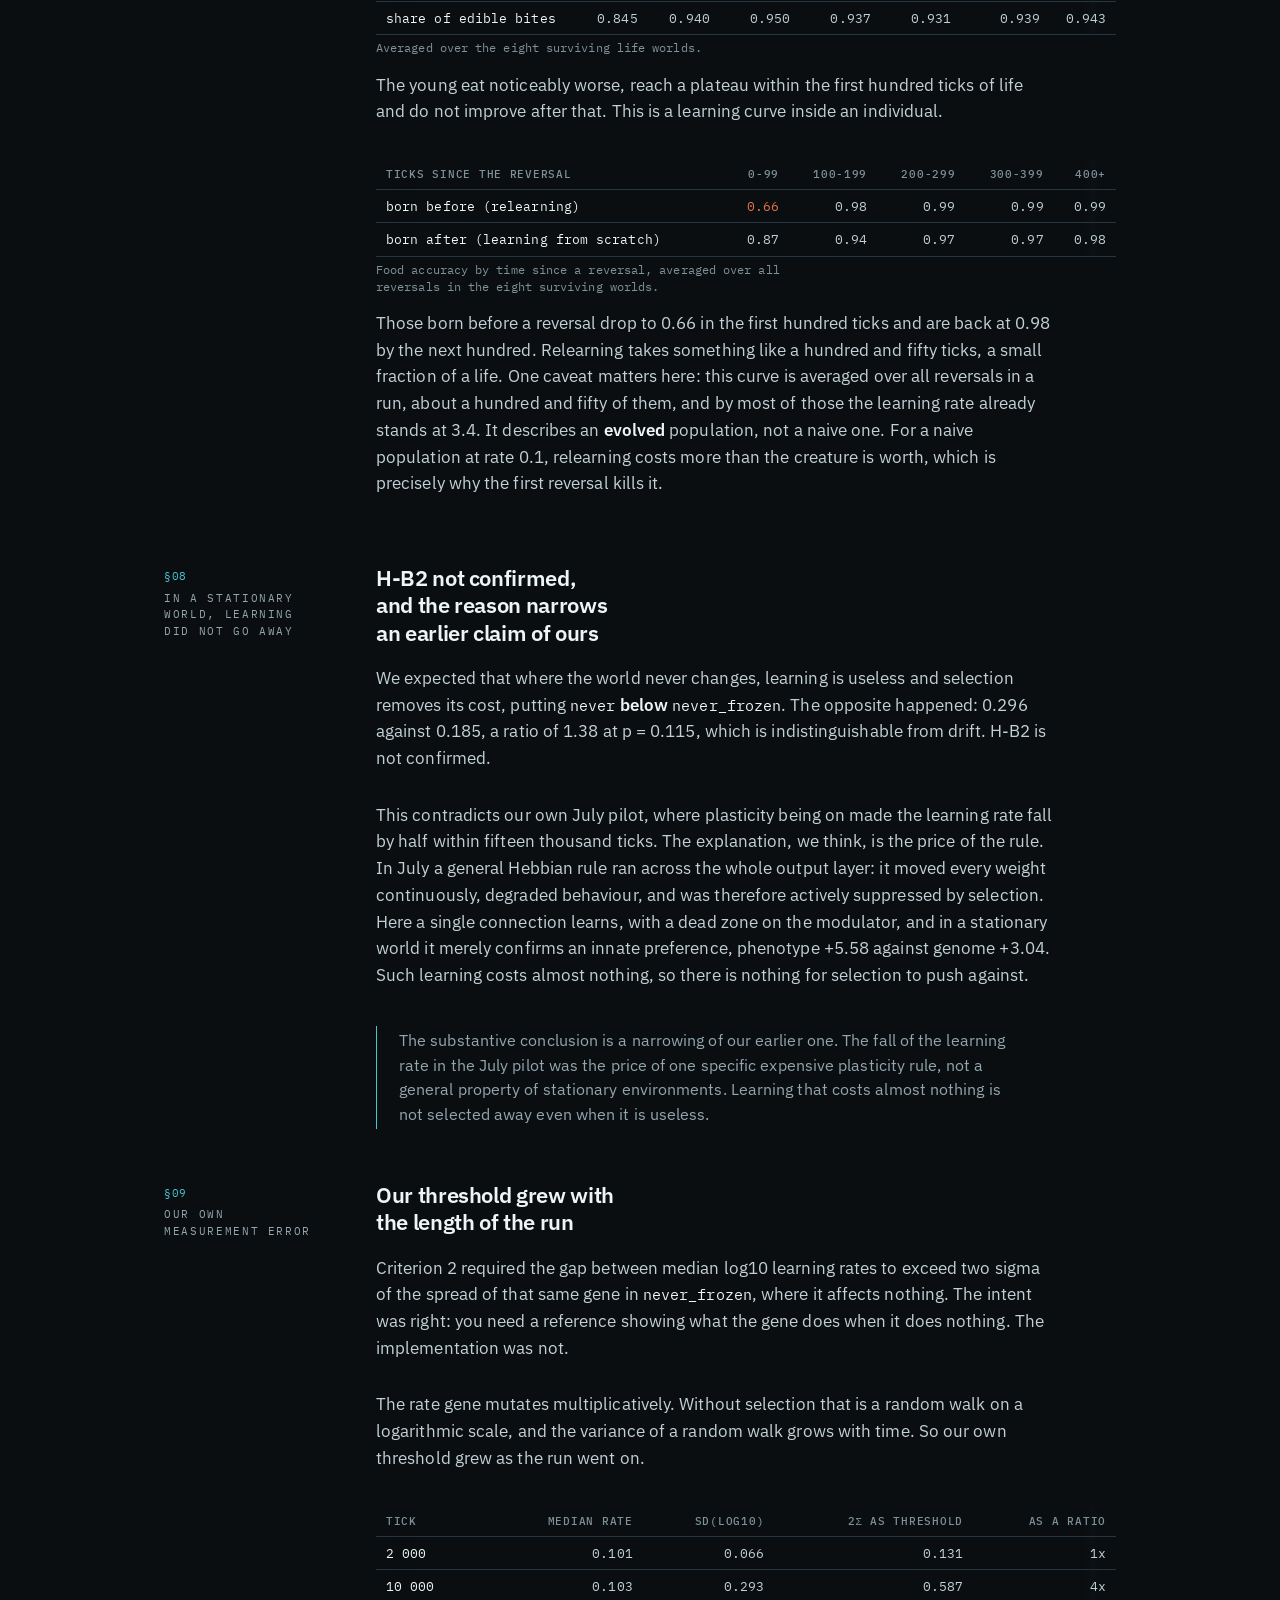
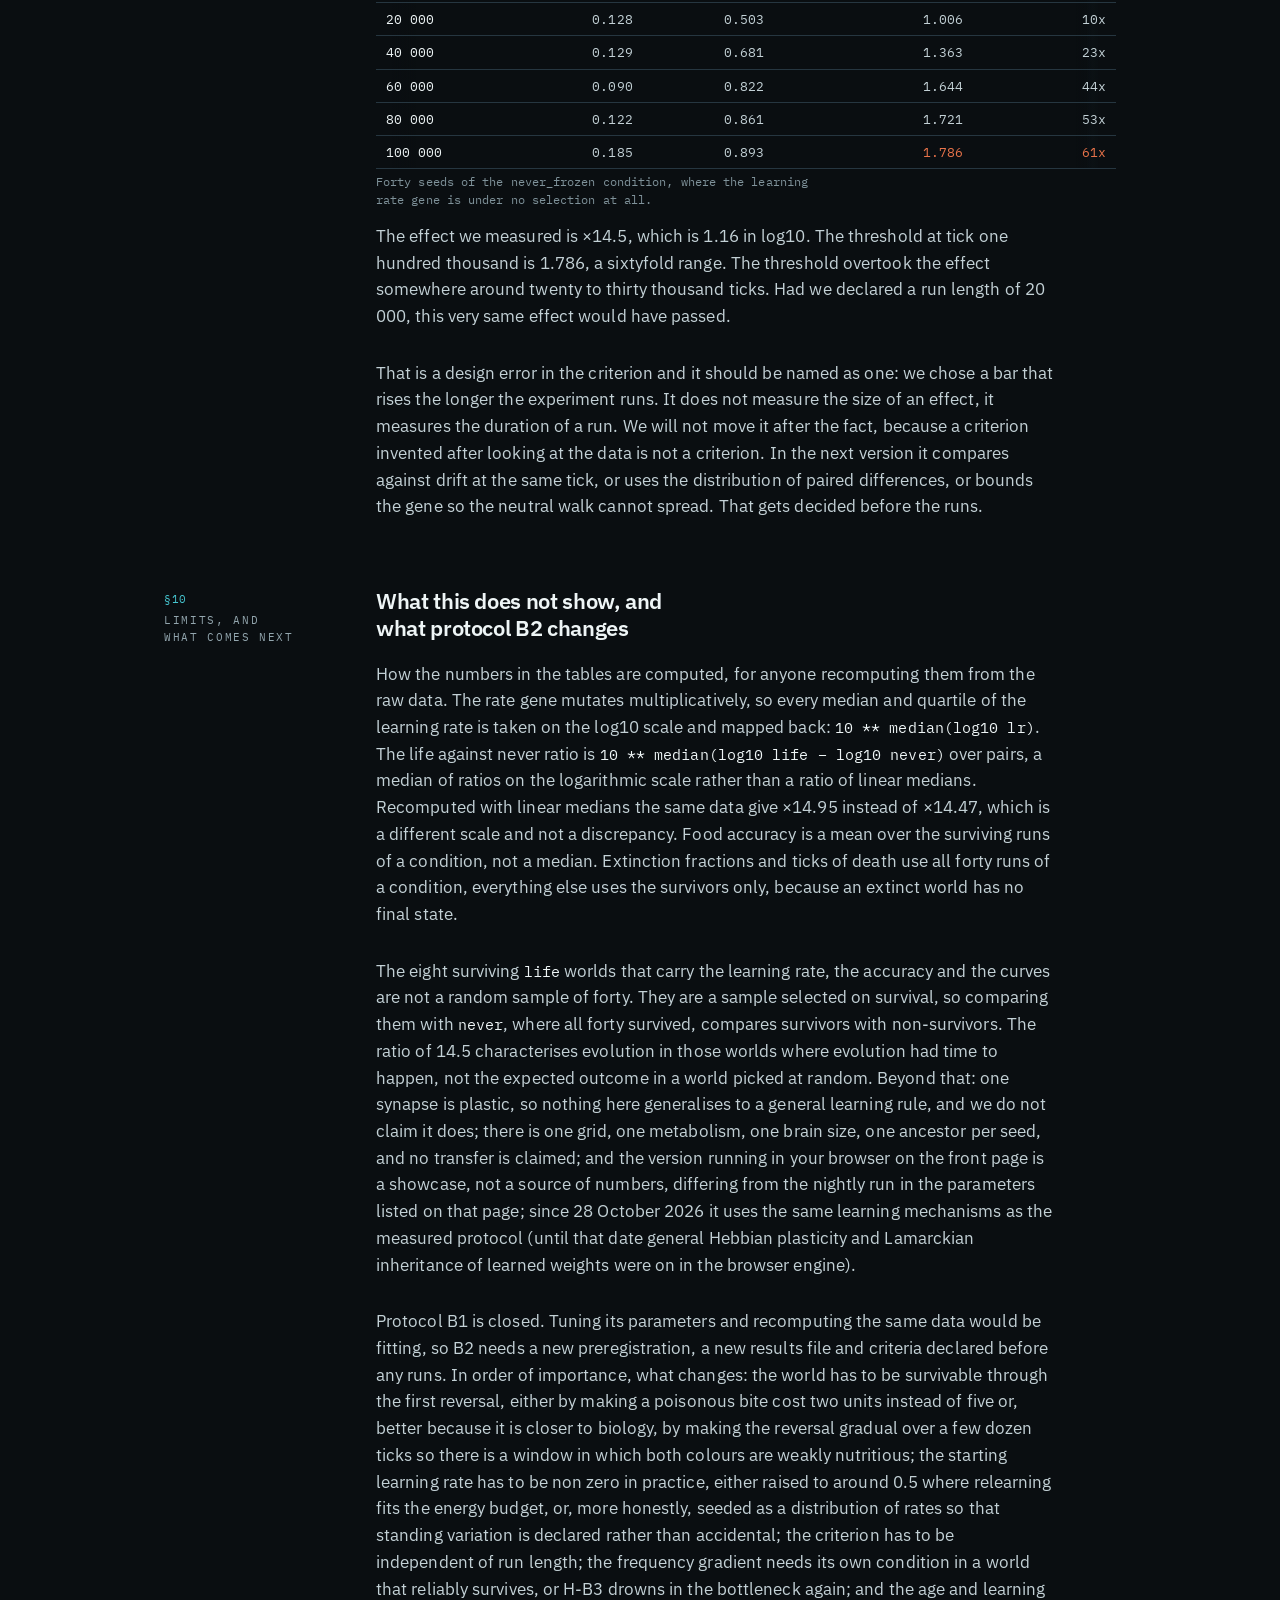
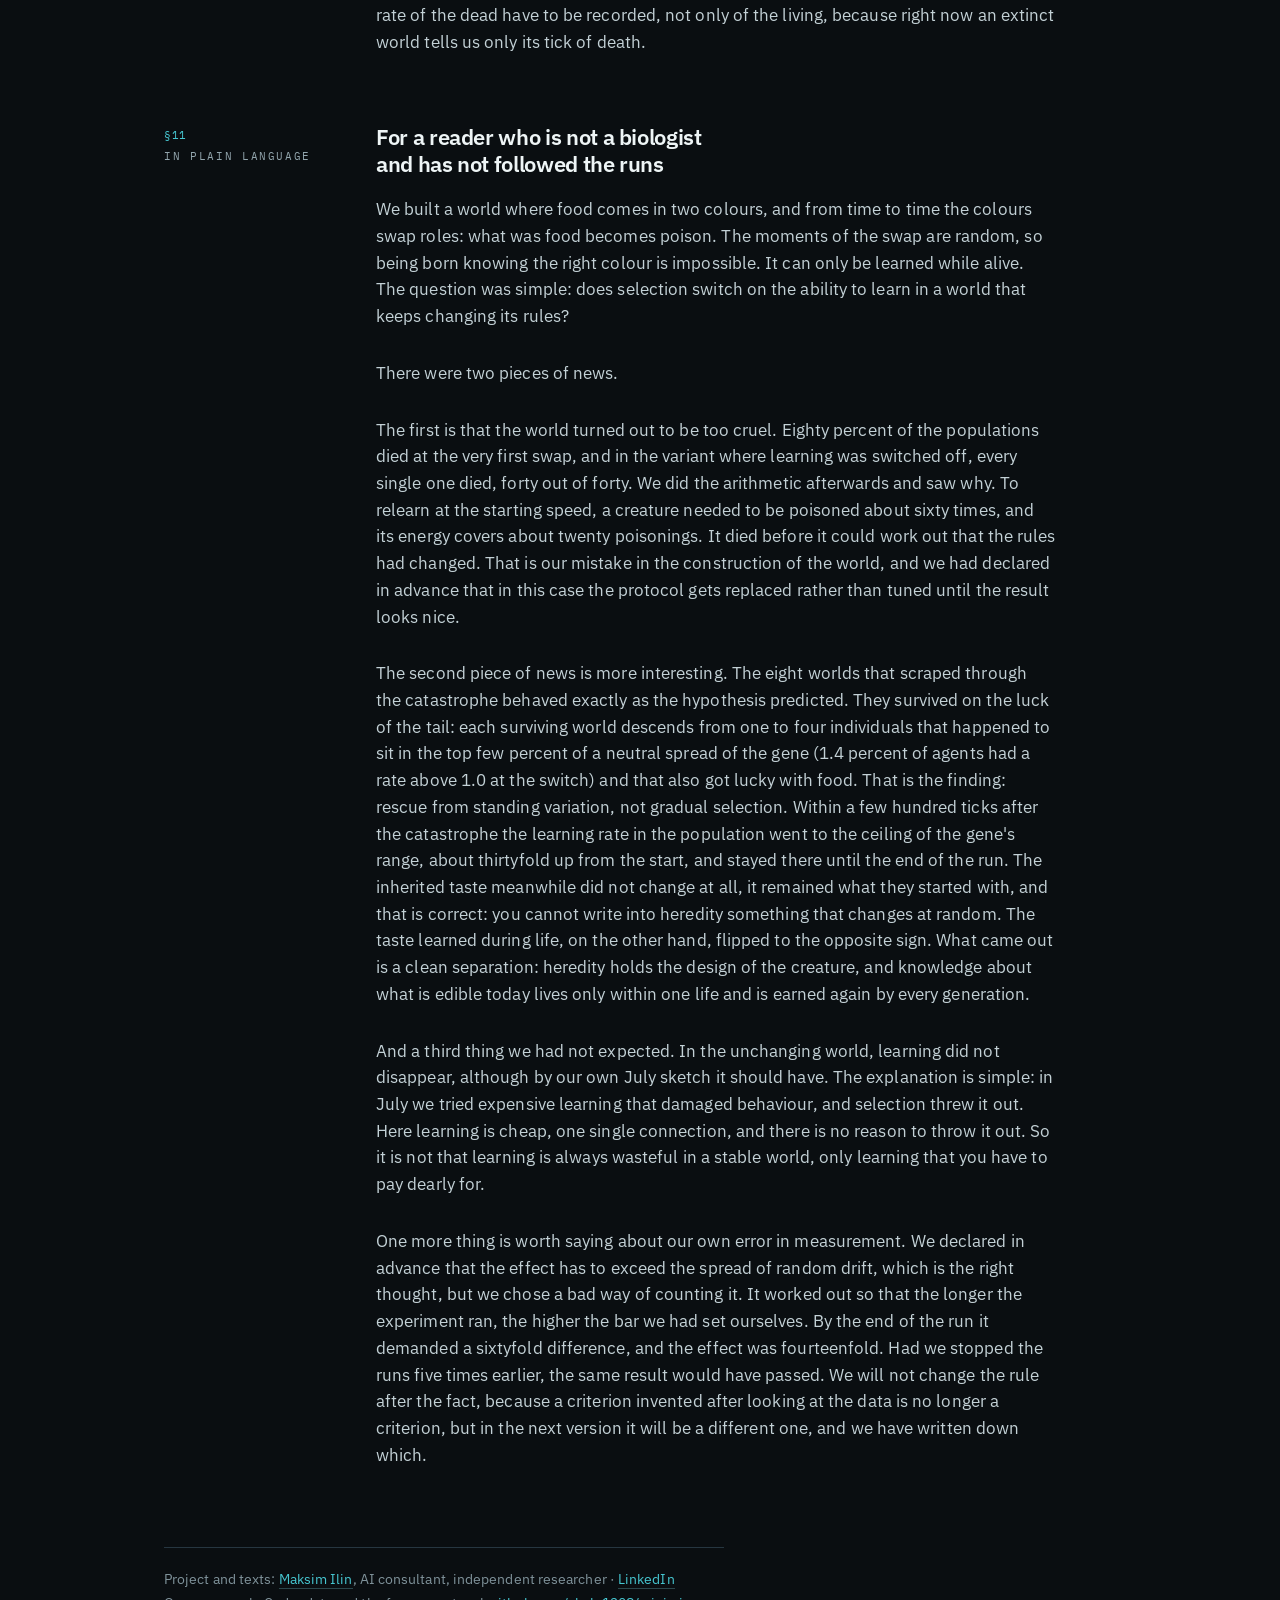
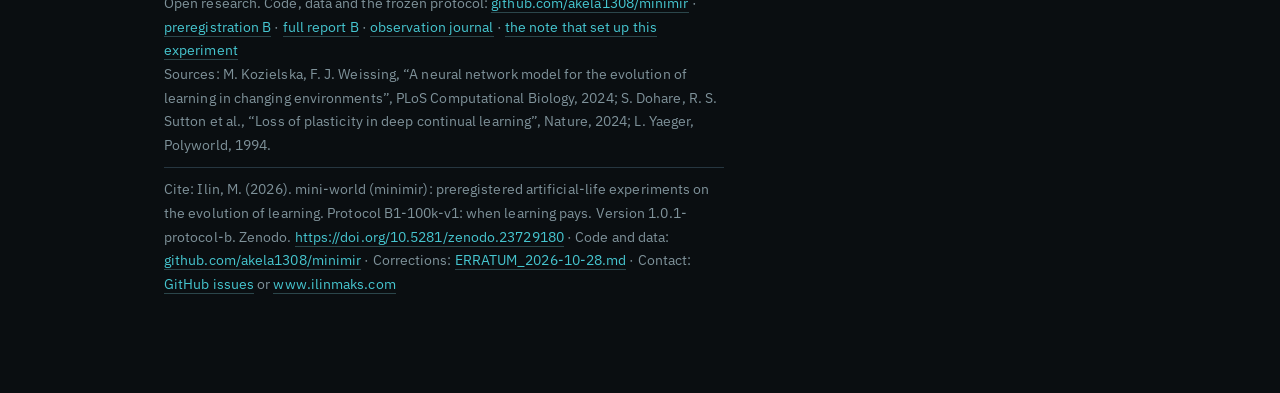
<file: docs/results-b.html>
<!doctype html>
<html lang="en">
<head>
<meta charset="utf-8">
<meta name="viewport" content="width=device-width, initial-scale=1">
<title>mini·world: thirty-two worlds out of forty died. Results of the second experiment</title>
<meta name="description" content="Preregistered ALife experiment: 32 of 40 populations died at the first rule reversal, 40 of 40 without learning; in the survivors the learning rate went to the top of its range.">
<meta name="keywords" content="evolution of learning, lifetime plasticity, ablation, McNemar test, extinction, preregistration, artificial life, ALife, results, эволюция обучения, пластичность, вымирание, результаты эксперимента">
<meta name="author" content="Maksim Ilin">
<meta name="robots" content="index, follow, max-image-preview:large, max-snippet:-1">
<link rel="canonical" href="https://minimir.ilinmaks.com/results-b.html">
<link rel="icon" type="image/svg+xml" href="favicon.svg">
<meta property="og:type" content="article">
<meta property="og:site_name" content="mini-world">
<meta property="og:title" content="mini·world: thirty-two worlds out of forty died. Results of the second experiment">
<meta property="og:description" content="Preregistered ALife experiment: 32 of 40 populations died at the first rule reversal, 40 of 40 without learning; in the survivors the learning rate went to the top of its range.">
<meta property="og:url" content="https://minimir.ilinmaks.com/results-b.html">
<meta property="og:image" content="https://minimir.ilinmaks.com/og.png">
<meta property="og:image:width" content="1200">
<meta property="og:image:height" content="630">
<meta name="twitter:card" content="summary_large_image">
<meta name="twitter:title" content="mini·world: thirty-two worlds out of forty died. Results of the second experiment">
<meta name="twitter:description" content="Preregistered ALife experiment: 32 of 40 populations died at the first rule reversal, 40 of 40 without learning; in the survivors the learning rate went to the top of its range.">
<meta name="twitter:image" content="https://minimir.ilinmaks.com/og.png">
<script type="application/ld+json">{"@context":"https://schema.org","@graph":[{"@type":"Article","headline":"Thirty-two worlds out of forty died. Results of the second experiment","inLanguage":["en","ru","de","es","zh"],"datePublished":"2026-10-07","url":"https://minimir.ilinmaks.com/results-b.html","identifier":{"@type":"PropertyValue","propertyID":"DOI","value":"10.5281/zenodo.23729180"},"sameAs":["https://doi.org/10.5281/zenodo.23729180","https://zenodo.org/records/23729180","https://github.com/akela1308/minimir/releases/tag/v1.0.1-protocol-b"],"citation":"Ilin, M. (2026). mini-world (minimir): preregistered artificial-life experiments on the evolution of learning. Protocol B1-100k-v1: when learning pays. Version 1.0.1-protocol-b. Zenodo. https://doi.org/10.5281/zenodo.23729180","dateModified":"2026-10-28","author":{"@id":"https://minimir.ilinmaks.com/#author"},"publisher":{"@id":"https://minimir.ilinmaks.com/#author"},"isPartOf":{"@id":"https://minimir.ilinmaks.com/#website"}},{"@type":"Person","@id":"https://minimir.ilinmaks.com/#author","name":"Maksim Ilin","alternateName":"Максим Ильин","jobTitle":"AI consultant, independent researcher","url":"https://www.ilinmaks.com/","sameAs":["https://www.ilinmaks.com/","https://www.linkedin.com/in/ilinmaks/"]},{"@type":"WebSite","@id":"https://minimir.ilinmaks.com/#website","name":"mini-world","url":"https://minimir.ilinmaks.com/"}]}</script>
<link rel="preload" href="fonts/ibm-plex-sans-latin-400-normal.woff2" as="font" type="font/woff2" crossorigin>
<link rel="stylesheet" href="site.css">
<style>
  .byline{font-family:var(--mono);font-size:12px;color:var(--dim);letter-spacing:.04em;
    margin:6px 0 0}
  .byline b{color:var(--ink);font-weight:500}
    table{width:100%;border-collapse:collapse;font-family:var(--mono);font-size:12.5px}
  th,td{text-align:right;padding:6px 10px;border-bottom:1px solid var(--hair);white-space:nowrap}
  th{color:var(--faint);font-weight:500;font-size:10.5px;text-transform:uppercase;
    letter-spacing:.07em}
  th:first-child,td:first-child{text-align:left}
  td.k{color:var(--ink)}
  td.d{color:var(--dim);text-align:left;white-space:normal;font-family:var(--sans);
    font-size:13px}
  .cap{font-family:var(--mono);font-size:11.5px;color:var(--faint);margin:0 0 0;
    max-width:64ch;line-height:1.5}
  .good{color:var(--coop)} .bad{color:var(--amber)}
  span.mono{font-family:var(--mono);font-size:.92em;color:var(--ink)}
</style>
</head>
<body>
<canvas id="amb"></canvas>
<div class="langbar" role="group" aria-label="language"><a class="brand" href="index.html">mini<span class="dot">·</span>world</a><div class="langs"><button data-set="en">EN</button><button data-set="ru">RU</button><button data-set="de">DE</button><button data-set="es">ES</button><button data-set="zh">中文</button></div></div>
<div class="wrap">
<div class="langblock" data-lang="en" lang="en">
  <h1>Thirty-two worlds out of forty died.<br>Results of the second experiment</h1>
  <div class="eyebrow">results · 7 October 2026 · protocol B1-100k-v1 · DOI <a href="https://doi.org/10.5281/zenodo.23729180" target="_blank" rel="noopener">10.5281/zenodo.23729180</a></div>
  <div class="byline"><b>MAKSIM ILIN</b> · AI consultant, independent researcher</div>
  <p class="lede"><b>The declared failure boundary fired. In the main condition eighty percent of the populations died at the first reversal of the food rule, and by our own preregistration that closes the protocol rather than opening a result.</b> Inside the eight worlds that survived the bottleneck, everything else behaved exactly as the hypothesis predicted, and the ablation held, as the design made nearly certain: without lifetime learning, all forty worlds died.</p>
  <div class="cta"><a class="btn" href="index.html">▶ watch the live experiment</a><a class="btn ghost" href="journal.html">observation journal</a><a class="btn ghost" href="https://github.com/akela1308/minimir/blob/main/REPORT_B.md" target="_blank" rel="noopener">full report</a><a class="btn ghost" href="notes.html">all notes</a></div>
  <div class="errata"><span class="et">Corrections of 28 October 2026</span><p><span class="n">1.1</span> Pilot seeds 1 and 2 are in the confirmatory data and among the eight survivors, against section 9 of the preregistration; without them 6 of 38 survive and McNemar gives p = 0.031, without seeds 1 to 3 p = 0.0625.</p><p><span class="n">1.2</span> The rows "population at the first reversal: 180 vs 183" are samples at tick 4,000, 1,300 to 1,900 ticks before the switch; at the switch itself the populations were 350 to 893.</p><p><span class="n">1.3</span> The number 14.5 (and "thirtyfold") is not an effect size: the numerator sits at the gene ceiling of 4.0 and the denominator is a neutral random walk, so the ratio runs from 10 to 36 depending on when it is read.</p><p><span class="n">1.4</span> The ablation H-B4 is true by construction: with the taste frozen at +3 no heritable change can arrive within the 350 ticks to extinction, and p = 0.0078 is the smallest value attainable with eight pairs.</p><p><span class="n">1.5</span> Every surviving world descends from one to four individuals that happened to sit in the top few percent of a neutral spread of the learning rate: evolutionary rescue from standing variation, not gradual selection.</p><p><span class="n">1.7</span> In fast, seed 10 survived 632 reversals without learning (rate 0.0004), so "learning is the entry fee" holds for life, not for changing worlds in general.</p><p><span class="n">2</span> The browser showcase on the front page runs with general Hebbian plasticity and Lamarckian inheritance switched on and with the parameters proposed for protocol B2, none of which the measured protocol had. Switched off on 28 October 2026.</p><p>Full text: <a href="https://github.com/akela1308/minimir/blob/main/ERRATUM_2026-10-28.md" target="_blank" rel="noopener">ERRATUM_2026-10-28.md</a>.</p></div>
  <p>Accumulation ran from 10 to 29 September 2026: 240 runs, forty seeds by six conditions by one hundred thousand ticks each, written automatically by a nightly job. No run failed. The criteria, the readings and the failure boundaries were frozen in the preregistration before the first run, and nothing below was decided after looking at the data. Where we got something wrong, it is marked as ours and carried into the next protocol rather than corrected here.</p>

  <section><h2>what was declared in advance</h2><h3>The design, in one paragraph</h3>
    <p>Food comes in two colours. At any moment one colour is nutritious and the other is poison, a poisonous bite costing half a resource worth of energy. The rule reverses at moments drawn by a separate generator seeded from the seed alone, with intervals uniform on [0.5T, 1.5T] and the first reversal no earlier than tick 5000. Because the moments are unpredictable, no inherited value of the preference can be correct for long: the right colour can only be learned within a life.</p>
    <p>What learns is a single plastic synapse we call taste, an addition of <span class="mono">taste × colour</span> to the logit of the eat action. It is inherited like any other weight and changes during life by a three factor rule, what was eaten, what it gave, and at what rate. The rate itself is a gene, mutating multiplicatively, so selection can raise or lower the capacity to learn without touching anything else. Lifetime changes are not inherited: the child gets the mutated genome of the parent, never the trained weights.</p>
    <p>Six conditions ran on the same seeds, one ancestor per seed shared by all six conditions: <span class="mono">never</span> (rule never changes), <span class="mono">slow</span> (T=5000), <span class="mono">life</span> (T=600, one reversal per lifetime, the treatment), <span class="mono">fast</span> (T=150), <span class="mono">life_frozen</span> (same world as the treatment, learning not applied) and <span class="mono">never_frozen</span> (stationary world, learning not applied, which measures what the rate gene does when it does nothing).</p>
    <div class="callout">Four hypotheses were registered. H-B1: in a changing world the evolved learning rate is higher than in a stationary one. H-B2: in a stationary world selection drives learning down. H-B3: reversal several times per lifetime is worse than once per lifetime. H-B4, the ablation: a world with changing rules is not survivable without lifetime learning. Section 7.3 declared the failure boundary: if more than half of the treatment populations go extinct, the comparison is void and the protocol is replaced.</div></section>

  <section><h2>the failure boundary fired</h2><h3>Survival, and the number nobody was looking at</h3>
    <div class="tw"><table>
      <tr><th>condition</th><th>rule changes</th><th>learning</th><th>extinct</th><th>median tick of death</th><th>reversals before death</th></tr>
      <tr><td class="k">never</td><td class="d">never</td><td class="d">yes</td><td class="good">0 / 40</td><td>no</td><td>no</td></tr>
      <tr><td class="k">never_frozen</td><td class="d">never</td><td class="d">no</td><td class="good">0 / 40</td><td>no</td><td>no</td></tr>
      <tr><td class="k">slow</td><td class="d">every ~5000 ticks</td><td class="d">yes</td><td class="bad">30 / 40</td><td>10 741</td><td>1</td></tr>
      <tr><td class="k">life</td><td class="d">every ~600 ticks</td><td class="d">yes</td><td class="bad">32 / 40</td><td>5 986</td><td>1</td></tr>
      <tr><td class="k">fast</td><td class="d">every ~150 ticks</td><td class="d">yes</td><td class="bad">34 / 40</td><td>5 833</td><td>5</td></tr>
      <tr><td class="k">life_frozen</td><td class="d">every ~600 ticks</td><td class="d">no</td><td class="bad">40 / 40</td><td>5 983</td><td>1</td></tr>
    </table></div>
    <p class="cap">Forty seeds per condition, 100 000 ticks per run. Extinct means the population reached zero before the end of the run.</p>
    <p>The interesting column is the last one. The median number of rule reversals a population lives through before dying is one, in <span class="mono">life</span>, in <span class="mono">slow</span> and in <span class="mono">life_frozen</span> alike. Worlds do not grind down under accumulated switching; they die at the first switch. In <span class="mono">slow</span> the first reversal lands around tick 9615 and death arrives around 10 741, some eleven hundred ticks later. In <span class="mono">life</span> the first reversal is around 5637 and death around 5986, some three hundred fifty ticks later. In <span class="mono">fast</span> the count of reversals is formally higher only because they come every 150 ticks; in time, death arrives at the same place.</p>
    <p>So the answer we got belongs to a question we had not asked: in this world a <b>single</b> reversal is lethal, not the frequency of reversals. The same fact makes H-B3 untestable on these data rather than refuted, because whatever gradient of frequency exists is hidden under the first switch. The paired test of <span class="mono">life</span> against <span class="mono">fast</span> gave three discordant pairs against one, p = 0.625.</p></section>

  <section><h2>the arithmetic of dying</h2><h3>A calculation that belonged before the runs, not after</h3>
    <p>At <span class="mono">toxic_factor = -0.5</span> a poisonous bite removes roughly five units of energy. The energy a creature can hold is capped at one hundred. One bite shifts taste by about 0.1 at the starting rate with a saturated modulator. Moving from an inherited taste of +3 through zero to a stable −3 therefore takes on the order of sixty poisonings, which is about three hundred units of energy out of a budget of one hundred.</p>
    <div class="callout warn">A creature starting at the default learning rate cannot physically relearn. It dies of poison before it changes the sign of its own preference. Survival is available only to populations that already carry faster learners in the tail of their variation, plus the luck of standing on a food patch when the rule turns.</div></section>

  <section><h2>the ablation: a property of the design that held</h2><h3>H-B4 passed its criterion, and the design of the world made that nearly certain</h3>
    <p>The same world, the same seeds, the same ancestor, with lifetime learning applied and with lifetime learning switched off. Discordant pairs: eight, all in one direction. <span class="mono">life</span> survived and <span class="mono">life_frozen</span> died: eight cases. The reverse: zero. Exact McNemar test: <b>p = 0.0078</b>. Extinction 32 of 40 against <b>40 of 40</b>.</p>
    <p>Not one world out of forty survived without learning. Eight survived with it. This is the only one of the four hypotheses that passed its criterion, but it is a property of the world we built: with the taste frozen at +3 every bite of the familiar colour after a reversal costs about five energy units, and no heritable change can arrive within the roughly 350 ticks to extinction, so p = 0.0078 is the smallest value eight pairs can give. Lineage tracing (corrections of 28 October 2026) shows the rise of the learning rate as a passenger of a bottleneck, not as gradual adaptation. Worth noting: the ablation was added to the main criterion by amendment v1.1, hours before the first run, and it turned out to be the part that worked.</p></section>

  <section><h2>what distinguished the eight survivors</h2><h3>Selection acted on standing variation</h3>
    <p>The seeds that lived through the first reversal in <span class="mono">life</span>: 1, 2, 3, 10, 18, 28, 35, 39.</p>
    <p class="cap">Note of 28 October 2026: seeds 1 and 2 were the pilot seeds and should not have been counted by section 9 of the preregistration; without them 6 of 38 survive and McNemar gives p = 0.031; without seeds 1 to 3, p = 0.0625.</p>
    <div class="tw"><table>
      <tr><th>measure at tick 4,000, the last point before the first reversal</th><th>survivors (n=8)</th><th>died (n=32)</th></tr>
      <tr><td class="k">population size</td><td>180 (142…229)</td><td>183 (122…254)</td></tr>
      <tr><td class="k">learning rate, median gene</td><td class="good">0.120 (0.093…0.215)</td><td>0.103 (0.050…0.181)</td></tr>
      <tr><td class="k">minimum population afterwards</td><td class="good">14 (4…39)</td><td class="bad">2 (0…8)</td></tr>
    </table></div>
    <p class="cap">Medians with interquartile ranges. One sided Mann-Whitney on the learning rate: p = 0.023. Sampled at tick 4,000, the last curve point before the switch, 1,300 to 1,900 ticks earlier; at the switch itself the population was 350 to 893. The conclusion that size does not predict survival is unchanged.</p>
    <p>Population size before the catastrophe is the same in both groups, so this is not a story about who had more creatures. What differs is the learning rate: a median of 0.120 against 0.103. The difference is small and the ranges overlap, but it exists and it points the predicted way. The third row shows how narrow the bottleneck was. Survivors fell to fourteen individuals in the median, in one case to four. The ones that died fell to two. The distance between recovery and extinction is measured in single creatures.</p>
    <p>After the bottleneck the learning rate goes up by an order of magnitude within a few hundred ticks, reaches 3.2 to 3.9 by tick ten thousand, and then holds between 2.8 and 3.7 for the remaining ninety thousand, near the top of the permitted range of 4.0. The pattern is identical in all eight worlds. One truncation event: one to four individuals survive the switch and the population regrows from near-clones of them.</p>
    <div class="tw"><table>
      <tr><th>condition</th><th>learning rate, median</th><th>quartiles across seeds of the per-run median</th><th>food accuracy</th></tr>
      <tr><td class="k">never_frozen</td><td>0.185</td><td>0.028…0.427</td><td>1.00</td></tr>
      <tr><td class="k">never</td><td>0.296</td><td>0.104…0.575</td><td>1.00</td></tr>
      <tr><td class="k">slow</td><td>2.832</td><td>2.673…3.002</td><td>0.98</td></tr>
      <tr><td class="k">life</td><td>3.491</td><td>3.381…3.555</td><td>0.93</td></tr>
      <tr><td class="k">fast</td><td>3.697</td><td>3.576…3.734</td><td>0.79</td></tr>
    </table></div>
    <p class="cap">Surviving worlds only. Ratio of medians, life against never: ×14.47, paired Wilcoxon p = 0.0078 on eight pairs.</p>
    <p>Food accuracy falls with switching frequency exactly as it should: one in the stationary world, 0.93 at one reversal per lifetime, 0.79 at several. The creatures in <span class="mono">fast</span> do not manage to relearn in time even though their learning rate is the highest of all. One exception the quartiles hide: in <span class="mono">fast</span> seed 10 survived 632 reversals without learning, its rate fell to 0.0004 and its phenotype equals its genome (3.31 vs 3.29) at an eat accuracy of 0.70; under fast switching a fixed innate taste is viable, so "their learning rate is the highest" does not hold for every <span class="mono">fast</span> world.</p></section>

  <section><h2>the genome does not move, the phenotype does</h2><h3>Where knowledge about today is actually stored</h3>
    <div class="tw"><table>
      <tr><th>condition</th><th>inherited taste (genome)</th><th>taste at end of life (phenotype)</th></tr>
      <tr><td class="k">never</td><td>+3.04</td><td>+5.58</td></tr>
      <tr><td class="k">never_frozen</td><td>+3.04</td><td>+3.04</td></tr>
      <tr><td class="k">slow</td><td>+2.97</td><td>+5.92</td></tr>
      <tr><td class="k">life</td><td>+2.91</td><td class="bad">−4.92</td></tr>
      <tr><td class="k">fast</td><td>+3.21</td><td>+4.50</td></tr>
    </table></div>
    <p class="cap">Medians over living agents at the end of the run.</p>
    <p>The inherited taste started at +3.0 and stayed near +3.0 in every condition, including the ones where the rule changes. Evolution did not touch it, and could not: the correct sign changes unpredictably, so no inherited value is worth having. The phenotype diverged. In <span class="mono">never_frozen</span>, where learning is switched off, phenotype equals genome exactly, which incidentally confirms that the barrier against inheriting lifetime change is intact. In <span class="mono">never</span> learning pushed taste up to +5.58, reinforcing an already correct innate preference. In <span class="mono">life</span> the phenotype went negative: at the moment of measurement the rule stood with colour −1 edible, and the population had learned that while keeping an innate plus.</p>
    <div class="callout">The genome cannot record the rule. Lifetime learning records it. This is the separation the protocol was built to show, and it is the one place where the result is a picture rather than a p value.</div></section>

  <section><h2>learning is visible inside a single life</h2><h3>Two curves measured within lifetimes, not between generations</h3>
    <div class="tw"><table>
      <tr><th>age of agent, ticks</th><th>0-50</th><th>50-100</th><th>100-200</th><th>200-400</th><th>400-800</th><th>800-1600</th><th>1600+</th></tr>
      <tr><td class="k">share of edible bites</td><td>0.845</td><td>0.940</td><td>0.950</td><td>0.937</td><td>0.931</td><td>0.939</td><td>0.943</td></tr>
    </table></div>
    <p class="cap">Averaged over the eight surviving life worlds.</p>
    <p>The young eat noticeably worse, reach a plateau within the first hundred ticks of life and do not improve after that. This is a learning curve inside an individual.</p>
    <div class="tw"><table>
      <tr><th>ticks since the reversal</th><th>0-99</th><th>100-199</th><th>200-299</th><th>300-399</th><th>400+</th></tr>
      <tr><td class="k">born before (relearning)</td><td class="bad">0.66</td><td>0.98</td><td>0.99</td><td>0.99</td><td>0.99</td></tr>
      <tr><td class="k">born after (learning from scratch)</td><td>0.87</td><td>0.94</td><td>0.97</td><td>0.97</td><td>0.98</td></tr>
    </table></div>
    <p class="cap">Food accuracy by time since a reversal, averaged over all reversals in the eight surviving worlds.</p>
    <p>Those born before a reversal drop to 0.66 in the first hundred ticks and are back at 0.98 by the next hundred. Relearning takes something like a hundred and fifty ticks, a small fraction of a life. One caveat matters here: this curve is averaged over all reversals in a run, about a hundred and fifty of them, and by most of those the learning rate already stands at 3.4. It describes an <b>evolved</b> population, not a naive one. For a naive population at rate 0.1, relearning costs more than the creature is worth, which is precisely why the first reversal kills it.</p></section>

  <section><h2>in a stationary world, learning did not go away</h2><h3>H-B2 not confirmed, and the reason narrows an earlier claim of ours</h3>
    <p>We expected that where the world never changes, learning is useless and selection removes its cost, putting <span class="mono">never</span> <b>below</b> <span class="mono">never_frozen</span>. The opposite happened: 0.296 against 0.185, a ratio of 1.38 at p = 0.115, which is indistinguishable from drift. H-B2 is not confirmed.</p>
    <p>This contradicts our own July pilot, where plasticity being on made the learning rate fall by half within fifteen thousand ticks. The explanation, we think, is the price of the rule. In July a general Hebbian rule ran across the whole output layer: it moved every weight continuously, degraded behaviour, and was therefore actively suppressed by selection. Here a single connection learns, with a dead zone on the modulator, and in a stationary world it merely confirms an innate preference, phenotype +5.58 against genome +3.04. Such learning costs almost nothing, so there is nothing for selection to push against.</p>
    <div class="callout">The substantive conclusion is a narrowing of our earlier one. The fall of the learning rate in the July pilot was the price of one specific expensive plasticity rule, not a general property of stationary environments. Learning that costs almost nothing is not selected away even when it is useless.</div></section>

  <section><h2>our own measurement error</h2><h3>Our threshold grew with the length of the run</h3>
    <p>Criterion 2 required the gap between median log10 learning rates to exceed two sigma of the spread of that same gene in <span class="mono">never_frozen</span>, where it affects nothing. The intent was right: you need a reference showing what the gene does when it does nothing. The implementation was not.</p>
    <p>The rate gene mutates multiplicatively. Without selection that is a random walk on a logarithmic scale, and the variance of a random walk grows with time. So our own threshold grew as the run went on.</p>
    <div class="tw"><table>
      <tr><th>tick</th><th>median rate</th><th>sd(log10)</th><th>2σ as threshold</th><th>as a ratio</th></tr>
      <tr><td class="k">2 000</td><td>0.101</td><td>0.066</td><td>0.131</td><td>1x</td></tr>
      <tr><td class="k">10 000</td><td>0.103</td><td>0.293</td><td>0.587</td><td>4x</td></tr>
      <tr><td class="k">20 000</td><td>0.128</td><td>0.503</td><td>1.006</td><td>10x</td></tr>
      <tr><td class="k">40 000</td><td>0.129</td><td>0.681</td><td>1.363</td><td>23x</td></tr>
      <tr><td class="k">60 000</td><td>0.090</td><td>0.822</td><td>1.644</td><td>44x</td></tr>
      <tr><td class="k">80 000</td><td>0.122</td><td>0.861</td><td>1.721</td><td>53x</td></tr>
      <tr><td class="k">100 000</td><td>0.185</td><td>0.893</td><td class="bad">1.786</td><td class="bad">61x</td></tr>
    </table></div>
    <p class="cap">Forty seeds of the never_frozen condition, where the learning rate gene is under no selection at all.</p>
    <p>The effect we measured is ×14.5, which is 1.16 in log10. The threshold at tick one hundred thousand is 1.786, a sixtyfold range. The threshold overtook the effect somewhere around twenty to thirty thousand ticks. Had we declared a run length of 20 000, this very same effect would have passed.</p>
    <p>That is a design error in the criterion and it should be named as one: we chose a bar that rises the longer the experiment runs. It does not measure the size of an effect, it measures the duration of a run. We will not move it after the fact, because a criterion invented after looking at the data is not a criterion. In the next version it compares against drift at the same tick, or uses the distribution of paired differences, or bounds the gene so the neutral walk cannot spread. That gets decided before the runs.</p></section>

  <section><h2>limits, and what comes next</h2><h3>What this does not show, and what protocol B2 changes</h3>
    <p>How the numbers in the tables are computed, for anyone recomputing them from the raw data. The rate gene mutates multiplicatively, so every median and quartile of the learning rate is taken on the log10 scale and mapped back: <span class="mono">10 ** median(log10 lr)</span>. The life against never ratio is <span class="mono">10 ** median(log10 life − log10 never)</span> over pairs, a median of ratios on the logarithmic scale rather than a ratio of linear medians. Recomputed with linear medians the same data give ×14.95 instead of ×14.47, which is a different scale and not a discrepancy. Food accuracy is a mean over the surviving runs of a condition, not a median. Extinction fractions and ticks of death use all forty runs of a condition, everything else uses the survivors only, because an extinct world has no final state.</p>
    <p>The eight surviving <span class="mono">life</span> worlds that carry the learning rate, the accuracy and the curves are not a random sample of forty. They are a sample selected on survival, so comparing them with <span class="mono">never</span>, where all forty survived, compares survivors with non-survivors. The ratio of 14.5 characterises evolution in those worlds where evolution had time to happen, not the expected outcome in a world picked at random. Beyond that: one synapse is plastic, so nothing here generalises to a general learning rule, and we do not claim it does; there is one grid, one metabolism, one brain size, one ancestor per seed, and no transfer is claimed; and the version running in your browser on the front page is a showcase, not a source of numbers, differing from the nightly run in the parameters listed on that page; since 28 October 2026 it uses the same learning mechanisms as the measured protocol (until that date general Hebbian plasticity and Lamarckian inheritance of learned weights were on in the browser engine).</p>
    <p>Protocol B1 is closed. Tuning its parameters and recomputing the same data would be fitting, so B2 needs a new preregistration, a new results file and criteria declared before any runs. In order of importance, what changes: the world has to be survivable through the first reversal, either by making a poisonous bite cost two units instead of five or, better because it is closer to biology, by making the reversal gradual over a few dozen ticks so there is a window in which both colours are weakly nutritious; the starting learning rate has to be non zero in practice, either raised to around 0.5 where relearning fits the energy budget, or, more honestly, seeded as a distribution of rates so that standing variation is declared rather than accidental; the criterion has to be independent of run length; the frequency gradient needs its own condition in a world that reliably survives, or H-B3 drowns in the bottleneck again; and the age and learning rate of the dead have to be recorded, not only of the living, because right now an extinct world tells us only its tick of death.</p></section>

  <section><h2>in plain language</h2><h3>For a reader who is not a biologist and has not followed the runs</h3>
    <p>We built a world where food comes in two colours, and from time to time the colours swap roles: what was food becomes poison. The moments of the swap are random, so being born knowing the right colour is impossible. It can only be learned while alive. The question was simple: does selection switch on the ability to learn in a world that keeps changing its rules?</p>
    <p>There were two pieces of news.</p>
    <p>The first is that the world turned out to be too cruel. Eighty percent of the populations died at the very first swap, and in the variant where learning was switched off, every single one died, forty out of forty. We did the arithmetic afterwards and saw why. To relearn at the starting speed, a creature needed to be poisoned about sixty times, and its energy covers about twenty poisonings. It died before it could work out that the rules had changed. That is our mistake in the construction of the world, and we had declared in advance that in this case the protocol gets replaced rather than tuned until the result looks nice.</p>
    <p>The second piece of news is more interesting. The eight worlds that scraped through the catastrophe behaved exactly as the hypothesis predicted. They survived on the luck of the tail: each surviving world descends from one to four individuals that happened to sit in the top few percent of a neutral spread of the gene (1.4 percent of agents had a rate above 1.0 at the switch) and that also got lucky with food. That is the finding: rescue from standing variation, not gradual selection. Within a few hundred ticks after the catastrophe the learning rate in the population went to the ceiling of the gene's range, about thirtyfold up from the start, and stayed there until the end of the run. The inherited taste meanwhile did not change at all, it remained what they started with, and that is correct: you cannot write into heredity something that changes at random. The taste learned during life, on the other hand, flipped to the opposite sign. What came out is a clean separation: heredity holds the design of the creature, and knowledge about what is edible today lives only within one life and is earned again by every generation.</p>
    <p>And a third thing we had not expected. In the unchanging world, learning did not disappear, although by our own July sketch it should have. The explanation is simple: in July we tried expensive learning that damaged behaviour, and selection threw it out. Here learning is cheap, one single connection, and there is no reason to throw it out. So it is not that learning is always wasteful in a stable world, only learning that you have to pay dearly for.</p>
    <p>One more thing is worth saying about our own error in measurement. We declared in advance that the effect has to exceed the spread of random drift, which is the right thought, but we chose a bad way of counting it. It worked out so that the longer the experiment ran, the higher the bar we had set ourselves. By the end of the run it demanded a sixtyfold difference, and the effect was fourteenfold. Had we stopped the runs five times earlier, the same result would have passed. We will not change the rule after the fact, because a criterion invented after looking at the data is no longer a criterion, but in the next version it will be a different one, and we have written down which.</p></section>

  <footer>Project and texts: <a href="https://www.ilinmaks.com/" target="_blank" rel="noopener">Maksim Ilin</a>, AI consultant, independent researcher · <a href="https://www.linkedin.com/in/ilinmaks/" target="_blank" rel="noopener">LinkedIn</a><br>Open research. Code, data and the frozen protocol: <a href="https://github.com/akela1308/minimir" target="_blank" rel="noopener">github.com/akela1308/minimir</a> · <a href="https://github.com/akela1308/minimir/blob/main/PREREGISTRATION_B.md" target="_blank" rel="noopener">preregistration B</a> · <a href="https://github.com/akela1308/minimir/blob/main/REPORT_B.md" target="_blank" rel="noopener">full report B</a> · <a href="journal.html">observation journal</a> · <a href="learning.html">the note that set up this experiment</a><br>Sources: M. Kozielska, F. J. Weissing, “A neural network model for the evolution of learning in changing environments”, PLoS Computational Biology, 2024; S. Dohare, R. S. Sutton et al., “Loss of plasticity in deep continual learning”, Nature, 2024; L. Yaeger, Polyworld, 1994.<span class="cite">Cite: Ilin, M. (2026). mini-world (minimir): preregistered artificial-life experiments on the evolution of learning. Protocol B1-100k-v1: when learning pays. Version 1.0.1-protocol-b. Zenodo. <a href="https://doi.org/10.5281/zenodo.23729180" target="_blank" rel="noopener">https://doi.org/10.5281/zenodo.23729180</a> · Code and data: <a href="https://github.com/akela1308/minimir" target="_blank" rel="noopener">github.com/akela1308/minimir</a> · Corrections: <a href="https://github.com/akela1308/minimir/blob/main/ERRATUM_2026-10-28.md" target="_blank" rel="noopener">ERRATUM_2026-10-28.md</a> · Contact: <a href="https://github.com/akela1308/minimir/issues" target="_blank" rel="noopener">GitHub issues</a> or <a href="https://www.ilinmaks.com/" target="_blank" rel="noopener">www.ilinmaks.com</a></span></footer>
</div>
<div class="langblock" data-lang="ru" lang="ru">
  <h1>Тридцать два мира из сорока вымерли.<br>Результаты второго эксперимента</h1>
  <div class="eyebrow">результаты · 7 октября 2026 · протокол B1-100k-v1 · DOI <a href="https://doi.org/10.5281/zenodo.23729180" target="_blank" rel="noopener">10.5281/zenodo.23729180</a></div>
  <div class="byline"><b>MAKSIM ILIN</b> · Максим Ильин, AI-консультант, независимый исследователь</div>
  <p class="lede"><b>Объявленная граница провала сработала. В основном условии восемьдесят процентов популяций погибли на первом же перевороте пищевого правила, а по нашей собственной предрегистрации это закрывает протокол, а не открывает результат.</b> Внутри тех восьми миров, что прошли горлышко, всё остальное повело себя ровно так, как предсказывала гипотеза, а абляция сработала, как и было почти наверняка заложено в конструкцию: без прижизненного обучения вымерли все сорок миров.</p>
  <div class="cta"><a class="btn" href="index.html">▶ смотреть живой эксперимент</a><a class="btn ghost" href="journal.html">журнал наблюдений</a><a class="btn ghost" href="https://github.com/akela1308/minimir/blob/main/REPORT_B.md" target="_blank" rel="noopener">полный отчёт</a><a class="btn ghost" href="notes.html">все заметки</a></div>
  <div class="errata"><span class="et">Поправки от 28 октября 2026</span><p><span class="n">1.1</span> Пилотные семена 1 и 2 попали в подтверждающие данные и в число восьми выживших вопреки §9 предрегистрации; без них выжило 6 из 38 и Макнемар даёт p = 0,031, без семян 1-3 p = 0,0625.</p><p><span class="n">1.2</span> Строки «популяция в момент первой смены: 180 против 183» это замер на 4000-м тике, за 1300-1900 тиков до смены; в момент самой смены численность была 350-893.</p><p><span class="n">1.3</span> Число 14,5 (и «в тридцать раз») не размер эффекта: числитель упёрся в потолок гена 4,0, знаменатель это нейтральное блуждание, и отношение меняется от 10 до 36 в зависимости от момента замера.</p><p><span class="n">1.4</span> Абляция H-B4 верна по построению: при замороженном вкусе +3 наследственное изменение за 350 тиков до гибели прийти не успевает, а p = 0,0078 это наименьшее значение, достижимое при восьми парах.</p><p><span class="n">1.5</span> Каждый выживший мир происходит от одной-четырёх особей, случайно оказавшихся в верхних процентах нейтрального разброса скорости обучения: эволюционное спасение за счёт стоячей изменчивости, а не постепенный отбор.</p><p><span class="n">1.7</span> В fast семя 10 пережило 632 смены правила, не учась (скорость 0,0004), так что «обучение это входная плата» верно для life, а не для меняющихся миров вообще.</p><p><span class="n">2</span> Браузерная витрина на главной работает с включёнными общей пластичностью Хебба и ламарковским наследованием и с параметрами будущего протокола B2, чего в измеренном протоколе не было. Выключены 28 октября 2026 года.</p><p>Полный текст: <a href="https://github.com/akela1308/minimir/blob/main/ERRATUM_2026-10-28.md" target="_blank" rel="noopener">ERRATUM_2026-10-28.md</a>.</p></div>
  <p>Накопление шло с 10 по 29 сентября 2026 года: 240 прогонов, сорок семян на шесть условий по сто тысяч тиков каждый, записано автоматически суточной задачей. Ни один прогон не завершился ошибкой. Критерии, чтения и границы провала были заморожены в предрегистрации до первого прогона, и ничего из написанного ниже не решалось после взгляда на данные. Там, где мы ошиблись, ошибка названа нашей и перенесена в следующий протокол, а не исправлена здесь.</p>

  <section><h2>что было объявлено заранее</h2><h3>Конструкция в одном абзаце</h3>
    <p>Еда бывает двух цветов. В каждый момент один цвет питателен, а другой ядовит, и ядовитый укус отнимает энергию, равную половине ресурса. Правило переворачивается в моменты из отдельного генератора, засеянного только семенем, интервалы равномерны на [0.5T, 1.5T], первый переворот не раньше 5000-го тика. Моменты непредсказуемы, поэтому никакое наследуемое значение предпочтения не может быть верным долго: правильный цвет можно только выучить при жизни.</p>
    <p>Учится один пластичный синапс, который мы называем вкусом: это прибавка <span class="mono">вкус × цвет</span> к логиту действия «есть». Он наследуется как обычный вес и меняется при жизни трёхфакторным правилом, что съел, что получил и с какой скоростью. Сама скорость это ген, мутирующий множителем, так что отбор может поднять или опустить способность учиться, ничего больше не трогая. Прижизненные изменения не наследуются: ребёнок получает мутированный геном родителя, а не обученные веса.</p>
    <p>Шесть условий шли на одних и тех же семенах, один предок на семя, общий для шести условий: <span class="mono">never</span> (правило не меняется никогда), <span class="mono">slow</span> (T=5000), <span class="mono">life</span> (T=600, один переворот на жизнь, лечение), <span class="mono">fast</span> (T=150), <span class="mono">life_frozen</span> (тот же мир, что и лечение, но обучение не применяется) и <span class="mono">never_frozen</span> (стационарный мир, обучение не применяется, это измерение того, что делает ген скорости, когда он не делает ничего).</p>
    <div class="callout">Зарегистрировано четыре гипотезы. H-B1: в меняющемся мире отобранная скорость обучения выше, чем в стационарном. H-B2: в стационарном мире отбор снижает обучение. H-B3: смена несколько раз за жизнь хуже, чем раз за жизнь. H-B4, абляция: мир с меняющимися правилами непереживаем без прижизненного обучения. Параграф 7.3 объявлял границу провала: если вымирает больше половины популяций лечения, сравнение недействительно и протокол заменяется.</div></section>

  <section><h2>граница провала сработала</h2><h3>Выживаемость и столбец, на который никто не смотрел</h3>
    <div class="tw"><table>
      <tr><th>условие</th><th>смена правила</th><th>обучение</th><th>вымерло</th><th>медианный тик гибели</th><th>смен до гибели</th></tr>
      <tr><td class="k">never</td><td class="d">никогда</td><td class="d">да</td><td class="good">0 / 40</td><td>нет</td><td>нет</td></tr>
      <tr><td class="k">never_frozen</td><td class="d">никогда</td><td class="d">нет</td><td class="good">0 / 40</td><td>нет</td><td>нет</td></tr>
      <tr><td class="k">slow</td><td class="d">раз в ~5000 тиков</td><td class="d">да</td><td class="bad">30 / 40</td><td>10 741</td><td>1</td></tr>
      <tr><td class="k">life</td><td class="d">раз в ~600 тиков</td><td class="d">да</td><td class="bad">32 / 40</td><td>5 986</td><td>1</td></tr>
      <tr><td class="k">fast</td><td class="d">раз в ~150 тиков</td><td class="d">да</td><td class="bad">34 / 40</td><td>5 833</td><td>5</td></tr>
      <tr><td class="k">life_frozen</td><td class="d">раз в ~600 тиков</td><td class="d">нет</td><td class="bad">40 / 40</td><td>5 983</td><td>1</td></tr>
    </table></div>
    <p class="cap">Сорок семян на условие, 100 000 тиков на прогон. «Вымерло» означает, что популяция дошла до нуля раньше конца прогона.</p>
    <p>Интересен последний столбец. Медианное число переворотов правила, которое популяция переживает до гибели, равно единице, и в <span class="mono">life</span>, и в <span class="mono">slow</span>, и в <span class="mono">life_frozen</span>. Миры не стираются постепенно от накопленных переключений, они гибнут на первом же. В <span class="mono">slow</span> первая смена приходится примерно на 9615-й тик, гибель около 10 741-го, то есть через тысячу с небольшим тиков. В <span class="mono">life</span> первая смена около 5637-го, гибель около 5986-го, то есть через триста пятьдесят тиков. В <span class="mono">fast</span> число смен формально больше только потому, что они идут каждые 150 тиков; по времени гибель наступает там же.</p>
    <p>То есть мы получили ответ на вопрос, которого не задавали: в этом мире летален <b>один</b> переворот, а не частота переворотов. Этот же факт делает H-B3 непроверяемой на данных, а не опровергнутой, потому что градиент частоты, если он есть, спрятан под первым переключением. Парный тест <span class="mono">life</span> против <span class="mono">fast</span> дал три расхождения против одного, p = 0,625.</p></section>

  <section><h2>арифметика гибели</h2><h3>Расчёт, который должен был идти до прогонов, а не после</h3>
    <p>При <span class="mono">toxic_factor = -0.5</span> ядовитый укус отнимает около пяти единиц энергии. Энергия, которую существо может держать, ограничена сотней. Один укус сдвигает вкус примерно на 0,1 при стартовой скорости и насыщенном модуляторе. Значит, переезд от врождённого вкуса +3 через ноль к устойчивому −3 требует порядка шестидесяти отравлений, то есть около трёхсот единиц энергии при бюджете в сто.</p>
    <div class="callout warn">Существо со стартовой скоростью обучения физически не может переучиться. Оно умирает от яда раньше, чем меняет знак собственного предпочтения. Выживание доступно только тем популяциям, в хвосте изменчивости которых уже есть более быстро обучающиеся особи, плюс везение оказаться на кормовом пятне в момент переворота.</div></section>

  <section><h2>абляция: свойство конструкции, которое подтвердилось</h2><h3>H-B4 прошла свой критерий, и конструкция мира почти гарантировала этот исход</h3>
    <p>Тот же мир, те же семена, тот же предок, с применяемым прижизненным обучением и с отключённым. Расходящихся пар: восемь, все в одну сторону. <span class="mono">life</span> выжил, а <span class="mono">life_frozen</span> вымер: восемь случаев. Обратных: ноль. Точный тест Макнемара: <b>p = 0,0078</b>. Вымирание 32 из 40 против <b>40 из 40</b>.</p>
    <p>Без обучения не выжил ни один мир из сорока. С обучением выжило восемь. Это единственная из четырёх гипотез, прошедшая свой критерий, но это свойство мира, которое мы сами в него заложили: при замороженном вкусе +3 каждый укус привычного цвета после смены стоит около пяти единиц энергии, а наследственное изменение за 350 тиков до гибели прийти не успевает, поэтому p = 0,0078 это наименьшее значение при восьми парах. Прослеживание родословных (поправки от 28 октября 2026) показывает рост скорости обучения как попутчика горлышка, а не постепенную адаптацию. Стоит отметить: абляция была добавлена в главный критерий поправкой v1.1 за несколько часов до первого прогона, и именно она оказалась сработавшей частью.</p></section>

  <section><h2>чем отличались восемь выживших</h2><h3>Отбор работал на стоячей изменчивости</h3>
    <p>Семена, пережившие первый переворот в условии <span class="mono">life</span>: 1, 2, 3, 10, 18, 28, 35, 39.</p>
    <p class="cap">Пометка 28 октября 2026: семена 1 и 2 были пилотными и по §9 предрегистрации считаться не должны были; без них выжило 6 из 38, Макнемар p = 0,031; без семян 1-3 p = 0,0625.</p>
    <div class="tw"><table>
      <tr><th>показатель на 4000-м тике, последнем перед первой сменой</th><th>выжившие (n=8)</th><th>погибшие (n=32)</th></tr>
      <tr><td class="k">численность популяции</td><td>180 (142…229)</td><td>183 (122…254)</td></tr>
      <tr><td class="k">скорость обучения, медиана гена</td><td class="good">0,120 (0,093…0,215)</td><td>0,103 (0,050…0,181)</td></tr>
      <tr><td class="k">минимум популяции после смены</td><td class="good">14 (4…39)</td><td class="bad">2 (0…8)</td></tr>
    </table></div>
    <p class="cap">Медианы с межквартильными размахами. Односторонний тест Манна-Уитни по скорости обучения: p = 0,023. Замер сделан на 4000-м тике, последнем перед сменой в 2000-тиковой кривой, за 1300-1900 тиков до неё; в момент самой смены численность была 350-893. Вывод о том, что численность не предсказывает выживание, не меняется.</p>
    <p>Численность перед катастрофой в обеих группах одинакова, так что дело не в том, кому досталось больше существ. Отличается скорость обучения: медиана 0,120 против 0,103. Различие небольшое и диапазоны перекрываются, но оно есть и направлено в предсказанную сторону. Третья строка показывает, насколько узким было горлышко. Выжившие просели до четырнадцати особей в медиане, в одном случае до четырёх. Погибшие просели до двух. Расстояние между восстановлением и вымиранием измеряется единицами существ.</p>
    <p>После горлышка скорость обучения подскакивает на порядок за несколько сотен тиков, к десятитысячному тику выходит на 3,2…3,9 и дальше девяносто тысяч тиков держится в коридоре 2,8…3,7, у верхней границы допустимого диапазона 4,0. Картина одинаковая во всех восьми мирах. Одно событие усечения: смену переживают одна-четыре особи, и популяция восстанавливается из их почти клонов.</p>
    <div class="tw"><table>
      <tr><th>условие</th><th>скорость обучения, медиана</th><th>квартили медиан по семенам</th><th>точность еды</th></tr>
      <tr><td class="k">never_frozen</td><td>0,185</td><td>0,028…0,427</td><td>1,00</td></tr>
      <tr><td class="k">never</td><td>0,296</td><td>0,104…0,575</td><td>1,00</td></tr>
      <tr><td class="k">slow</td><td>2,832</td><td>2,673…3,002</td><td>0,98</td></tr>
      <tr><td class="k">life</td><td>3,491</td><td>3,381…3,555</td><td>0,93</td></tr>
      <tr><td class="k">fast</td><td>3,697</td><td>3,576…3,734</td><td>0,79</td></tr>
    </table></div>
    <p class="cap">Только выжившие миры. Отношение медиан, life против never: ×14,47, парный Уилкоксон p = 0,0078 на восьми парах.</p>
    <p>Точность еды падает с ростом частоты смен ровно так, как и должна: единица в стационарном мире, 0,93 при одном перевороте за жизнь, 0,79 при нескольких. Существа в <span class="mono">fast</span> не успевают переучиваться, хотя скорость обучения у них самая высокая. Одно исключение квартили скрывают: в <span class="mono">fast</span> семя 10 пережило 632 смены правила, не учась, его скорость упала до 0,0004, фенотип равен геному (3,31 против 3,29) при точности еды 0,70; при быстрой смене фиксированный врождённый вкус жизнеспособен, так что «скорость обучения у них самая высокая» верно не для каждого мира <span class="mono">fast</span>.</p></section>

  <section><h2>геном не меняется, фенотип меняется</h2><h3>Где на самом деле хранится знание о сегодняшнем дне</h3>
    <div class="tw"><table>
      <tr><th>условие</th><th>врождённый вкус (геном)</th><th>вкус в конце жизни (фенотип)</th></tr>
      <tr><td class="k">never</td><td>+3,04</td><td>+5,58</td></tr>
      <tr><td class="k">never_frozen</td><td>+3,04</td><td>+3,04</td></tr>
      <tr><td class="k">slow</td><td>+2,97</td><td>+5,92</td></tr>
      <tr><td class="k">life</td><td>+2,91</td><td class="bad">−4,92</td></tr>
      <tr><td class="k">fast</td><td>+3,21</td><td>+4,50</td></tr>
    </table></div>
    <p class="cap">Медианы по живым агентам на конец прогона.</p>
    <p>Врождённый вкус стартовал с +3,0 и остался около +3,0 во всех условиях, включая те, где правило меняется. Эволюция его не тронула и не могла: правильный знак меняется непредсказуемо, поэтому никакое врождённое значение не выгодно. А фенотип разошёлся. В <span class="mono">never_frozen</span>, где обучение отключено, фенотип в точности равен геному, что заодно подтверждает исправность барьера против наследования прижизненных изменений. В <span class="mono">never</span> обучение дотянуло вкус до +5,58, усилив и без того верное врождённое предпочтение. А в <span class="mono">life</span> фенотип ушёл в минус: на момент замера правило стояло в положении, где съедобен цвет −1, и популяция это выучила, оставаясь при врождённом плюсе.</p>
    <div class="callout">Геном не может записать правило. Прижизненное обучение его записывает. Ровно это разделение протокол и был построен показать, и это единственное место, где результат выглядит как картинка, а не как p-значение.</div></section>

  <section><h2>обучение видно внутри одной жизни</h2><h3>Две кривые, измеренные внутри жизней, а не между поколениями</h3>
    <div class="tw"><table>
      <tr><th>возраст агента, тиков</th><th>0-50</th><th>50-100</th><th>100-200</th><th>200-400</th><th>400-800</th><th>800-1600</th><th>1600+</th></tr>
      <tr><td class="k">доля съедобных укусов</td><td>0,845</td><td>0,940</td><td>0,950</td><td>0,937</td><td>0,931</td><td>0,939</td><td>0,943</td></tr>
    </table></div>
    <p class="cap">Среднее по восьми выжившим мирам условия life.</p>
    <p>Молодые едят заметно хуже, выходят на плато за первую сотню тиков жизни и дальше не улучшаются. Это кривая научения внутри особи.</p>
    <div class="tw"><table>
      <tr><th>тиков после смены</th><th>0-99</th><th>100-199</th><th>200-299</th><th>300-399</th><th>400+</th></tr>
      <tr><td class="k">родились до смены (переучиваются)</td><td class="bad">0,66</td><td>0,98</td><td>0,99</td><td>0,99</td><td>0,99</td></tr>
      <tr><td class="k">родились после (учатся с нуля)</td><td>0,87</td><td>0,94</td><td>0,97</td><td>0,97</td><td>0,98</td></tr>
    </table></div>
    <p class="cap">Точность еды по времени с момента смены, среднее по всем сменам в восьми выживших мирах.</p>
    <p>Родившиеся до смены проваливаются до 0,66 в первую сотню тиков и к следующей сотне уже на 0,98. Переучивание занимает порядка полутора сотен тиков, малую долю жизни. Здесь важна оговорка: кривая усреднена по всем сменам за прогон, а их около полутора сотен, и к моменту большинства из них скорость обучения уже равна 3,4. Она описывает <b>эволюционировавшую</b> популяцию, а не наивную. У наивной со скоростью 0,1 переучивание стоит дороже, чем она весит, и именно поэтому первая смена её убивает.</p></section>

  <section><h2>в стационарном мире обучение не исчезло</h2><h3>H-B2 не подтверждена, и причина сужает наше же прежнее утверждение</h3>
    <p>Ожидалось, что там, где мир не меняется, обучение бесполезно и отбор снимет его цену, то есть <span class="mono">never</span> окажется <b>ниже</b> <span class="mono">never_frozen</span>. Получилось наоборот: 0,296 против 0,185, отношение 1,38 при p = 0,115, что неотличимо от дрейфа. H-B2 не подтверждена.</p>
    <p>Это расходится с нашим июльским пилотом, где при включённой пластичности скорость обучения падала вдвое за пятнадцать тысяч тиков. Объяснение, по нашему мнению, в цене правила. В июле работало общее хеббовское правило на всём выходном слое: оно непрерывно двигало все веса, портило поведение и потому активно давилось отбором. Здесь учится одна связь, с мёртвой зоной модулятора, и в стационарном мире она просто подтверждает врождённое предпочтение, фенотип +5,58 против генома +3,04. Такое обучение почти ничего не стоит, и давить отбору не на что.</p>
    <div class="callout">Содержательный вывод это сужение нашего же прежнего. Падение скорости обучения в июльском пилоте было платой за конкретное дорогое правило пластичности, а не общим свойством стационарной среды. Обучение, которое почти ничего не стоит, не отбирается прочь, даже когда бесполезно.</div></section>

  <section><h2>наша собственная ошибка в измерении</h2><h3>Наш порог рос вместе с длиной прогона</h3>
    <p>Критерий 2 требовал, чтобы разница медиан log10 скорости обучения превышала два сигма разброса того же гена в <span class="mono">never_frozen</span>, где он ни на что не влияет. Замысел был верный: нужна точка отсчёта, показывающая, что делает ген, когда он не делает ничего. Реализация оказалась негодной.</p>
    <p>Ген скорости мутирует множителем. Без отбора это случайное блуждание по логарифмической шкале, а дисперсия случайного блуждания растёт со временем. Поэтому наш собственный порог рос по ходу прогона.</p>
    <div class="tw"><table>
      <tr><th>тик</th><th>медиана скорости</th><th>sd(log10)</th><th>2σ как порог</th><th>во сколько раз</th></tr>
      <tr><td class="k">2 000</td><td>0,101</td><td>0,066</td><td>0,131</td><td>1x</td></tr>
      <tr><td class="k">10 000</td><td>0,103</td><td>0,293</td><td>0,587</td><td>4x</td></tr>
      <tr><td class="k">20 000</td><td>0,128</td><td>0,503</td><td>1,006</td><td>10x</td></tr>
      <tr><td class="k">40 000</td><td>0,129</td><td>0,681</td><td>1,363</td><td>23x</td></tr>
      <tr><td class="k">60 000</td><td>0,090</td><td>0,822</td><td>1,644</td><td>44x</td></tr>
      <tr><td class="k">80 000</td><td>0,122</td><td>0,861</td><td>1,721</td><td>53x</td></tr>
      <tr><td class="k">100 000</td><td>0,185</td><td>0,893</td><td class="bad">1,786</td><td class="bad">61x</td></tr>
    </table></div>
    <p class="cap">Сорок семян условия never_frozen, где ген скорости обучения не находится ни под каким отбором.</p>
    <p>Измеренный эффект составляет ×14,5, то есть 1,16 в log10. Порог на стотысячном тике равен 1,786, то есть шестидесятикратному диапазону. Порог обогнал эффект где-то между двадцатью и тридцатью тысячами тиков. Если бы мы объявили длину прогона в 20 000 тиков, тот же самый эффект критерий бы прошёл.</p>
    <p>Это ошибка проектирования критерия, и назвать её надо прямо: мы выбрали планку, которая тем выше, чем дольше идёт эксперимент. Она измеряет не силу эффекта, а длину прогона. Задним числом мы её двигать не будем, потому что критерий, придуманный после взгляда на данные, уже не критерий. В следующей версии он сравнивается с дрейфом на том же тике, либо работает с распределением парных разниц, либо ген ограничен так, что нейтральное блуждание не расползается. Это решается до прогонов.</p></section>

  <section><h2>границы и что дальше</h2><h3>Чего это не показывает и что меняет протокол B2</h3>
    <p>Как считаются числа в таблицах, на случай если кто-то будет пересчитывать их по сырым данным. Ген скорости мутирует множителем, поэтому все медианы и квартили скорости обучения считаются на шкале log10 и возвращаются обратно: <span class="mono">10 ** median(log10 lr)</span>. Отношение life к never это <span class="mono">10 ** median(log10 life − log10 never)</span> по парам, то есть медиана отношений на логарифмической шкале, а не отношение линейных медиан. Если пересчитать те же данные линейными медианами, получится ×14,95 вместо ×14,47, и это другая шкала, а не расхождение. Точность еды это среднее по выжившим прогонам условия, а не медиана. Доли вымираний и тики гибели считаются по всем сорока прогонам условия, всё остальное только по выжившим, потому что у вымершего мира нет конечного состояния.</p>
    <p>Восемь выживших миров <span class="mono">life</span>, по которым считаются скорость обучения, точность и кривые, это не случайная выборка из сорока, а выборка, прошедшая отбор на выживание. Поэтому сравнение их с условием <span class="mono">never</span>, где выжили все сорок, сравнивает выживших с невыжившими. Отношение 14,5 характеризует эволюцию в тех мирах, где она успела произойти, а не ожидаемый исход в случайно взятом мире. Дальше: пластичен один синапс, поэтому ничего здесь не обобщается на общее правило обучения, и мы этого не делаем; одна сетка, один метаболизм, один размер мозга, один предок на семя, переносимость не заявляется; а версия, которая считается у вас в браузере на главной, это витрина, а не источник чисел, и она отличается от суточного прогона параметрами, перечисленными на той же странице; с 28 октября 2026 года в ней те же механизмы обучения, что в измеренном протоколе (до этой даты в браузерном движке были включены общая пластичность Хебба и ламарковское наследование выученных весов).</p>
    <p>Протокол B1 закрыт. Подкручивать его параметры и пересчитывать те же данные было бы подгонкой, поэтому B2 нужна новая предрегистрация, новый файл результатов и критерии, объявленные до прогонов. Что меняется, по убыванию важности: мир должен переживать первую смену, либо ядовитый укус стоит двух единиц вместо пяти, либо, что мне нравится больше, потому что ближе к биологии, смена делается постепенной за несколько десятков тиков, и тогда есть окно, в котором оба цвета слабо питательны; стартовая скорость обучения должна быть не нулевой на практике, либо поднята до величины около 0,5, при которой переучивание укладывается в энергетический бюджет, либо, что честнее, популяция засевается распределением скоростей, и тогда стоячая изменчивость заявлена, а не случайна; критерий должен быть независим от длины прогона; градиенту частоты нужно отдельное условие в заведомо выживающем мире, иначе H-B3 снова утонет в горлышке; и записывать надо возраст и скорость обучения погибших, а не только живых, потому что сейчас вымерший мир сообщает нам только тик своей гибели.</p></section>

  <section><h2>вывод простым языком</h2><h3>Для читателя, который не биолог и за прогонами не следил</h3>
    <p>Мы построили мир, в котором еда бывает двух цветов, и время от времени цвета меняются ролями: что было едой, становится ядом. Моменты этих переворотов случайны, поэтому родиться со знанием правильного цвета невозможно, его можно только выучить при жизни. Вопрос был простой: включит ли отбор способность учиться там, где мир меняет правила?</p>
    <p>Получилось две новости.</p>
    <p>Первая: мир оказался слишком жестоким. Восемьдесят процентов популяций погибли на первом же перевороте, а в варианте, где обучение было отключено, погибли все до единой, сорок из сорока. Мы посчитали арифметику уже после и увидели, почему: чтобы переучиться с нашей стартовой скоростью, существу нужно было отравиться около шестидесяти раз, а энергии у него хватает примерно на двадцать отравлений. Оно умирало раньше, чем успевало понять, что правила изменились. Это наш просчёт в конструкции мира, и мы объявили заранее, что при таком исходе протокол заменяется новым, а не подкручивается до красивого результата.</p>
    <p>Вторая новость интереснее. Те восемь миров, которые прошли через катастрофу, повели себя в точности так, как предсказывала гипотеза. Выжили они на везении хвоста: каждый выживший мир восходит к одной-четырём особям, которые к моменту смены случайно оказались в верхних процентах нейтрального разброса гена (выше 1,0 было 1,4% агентов) и которым ещё повезло с едой. Это и есть находка: спасение за счёт стоячей изменчивости, а не постепенный отбор. За несколько сотен тиков после катастрофы скорость обучения в популяции ушла к потолку диапазона гена, примерно в тридцать раз выше стартовой, и держалась там до конца прогона. Врождённый вкус при этом не изменился вообще, остался тем же, с которым начинали, и это правильно: записать в наследственность то, что меняется случайно, невозможно. Зато выученный при жизни вкус развернулся на противоположный. Получилось наглядное разделение: наследственность хранит устройство существа, а знание о том, что сегодня съедобно, живёт только в пределах одной жизни и каждым поколением добывается заново.</p>
    <p>И третье, чего мы не ожидали. В неизменном мире обучение не исчезло, хотя по нашей же июльской заготовке должно было. Объяснение простое: в июле мы пробовали дорогое обучение, которое портило поведение, и отбор его выбрасывал. Здесь обучение дешёвое, одна-единственная связь, и выбрасывать его незачем. То есть не всякое обучение невыгодно в стабильном мире, а только то, за которое приходится дорого платить.</p>
    <p>Отдельно стоит сказать про собственную ошибку в измерении. Мы заранее объявили, что эффект должен превышать разброс случайного дрейфа, и это верная мысль, но мы неудачно выбрали, как его считать. Получилось так, что чем дольше идёт эксперимент, тем выше становится планка, которую мы сами себе поставили. К концу прогона она требовала шестидесятикратной разницы, а эффект был в четырнадцать раз. Если бы мы остановили прогоны в пять раз раньше, тот же результат прошёл бы. Менять правило задним числом мы не будем, потому что критерий, придуманный после взгляда на данные, уже не критерий, но в следующей версии он будет другим, и мы написали, каким.</p></section>

  <footer>Проект и тексты: <a href="https://www.ilinmaks.com/" target="_blank" rel="noopener">Максим Ильин</a>, AI-консультант, независимый исследователь · <a href="https://www.linkedin.com/in/ilinmaks/" target="_blank" rel="noopener">LinkedIn</a><br>Открытое исследование. Код, данные и замороженный протокол: <a href="https://github.com/akela1308/minimir" target="_blank" rel="noopener">github.com/akela1308/minimir</a> · <a href="https://github.com/akela1308/minimir/blob/main/PREREGISTRATION_B.md" target="_blank" rel="noopener">предрегистрация B</a> · <a href="https://github.com/akela1308/minimir/blob/main/REPORT_B.md" target="_blank" rel="noopener">полный отчёт B</a> · <a href="journal.html">журнал наблюдений</a> · <a href="learning.html">заметка, с которой начался этот эксперимент</a><br>Источники: M. Kozielska, F. J. Weissing, «A neural network model for the evolution of learning in changing environments», PLoS Computational Biology, 2024; S. Dohare, R. S. Sutton и др., «Loss of plasticity in deep continual learning», Nature, 2024; L. Yaeger, Polyworld, 1994.<span class="cite">Цитировать: Ilin, M. (2026). mini-world (minimir): preregistered artificial-life experiments on the evolution of learning. Protocol B1-100k-v1: when learning pays. Version 1.0.1-protocol-b. Zenodo. <a href="https://doi.org/10.5281/zenodo.23729180" target="_blank" rel="noopener">https://doi.org/10.5281/zenodo.23729180</a> · Код и данные: <a href="https://github.com/akela1308/minimir" target="_blank" rel="noopener">github.com/akela1308/minimir</a> · Поправки: <a href="https://github.com/akela1308/minimir/blob/main/ERRATUM_2026-10-28.md" target="_blank" rel="noopener">ERRATUM_2026-10-28.md</a> · Связь: <a href="https://github.com/akela1308/minimir/issues" target="_blank" rel="noopener">GitHub issues</a> или <a href="https://www.ilinmaks.com/" target="_blank" rel="noopener">www.ilinmaks.com</a></span></footer>
</div>
<div class="langblock" data-lang="de" lang="de">
  <h1>Zweiunddreißig von vierzig Welten starben aus.<br>Ergebnisse des zweiten Experiments</h1>
  <div class="eyebrow">ergebnisse · 7. Oktober 2026 · Protokoll B1-100k-v1 · DOI <a href="https://doi.org/10.5281/zenodo.23729180" target="_blank" rel="noopener">10.5281/zenodo.23729180</a></div>
  <div class="byline"><b>MAKSIM ILIN</b> · KI-Berater, unabhängiger Forscher</div>
  <p class="lede"><b>Die erklärte Scheitergrenze hat gegriffen. In der Hauptbedingung starben achtzig Prozent der Populationen schon bei der ersten Umkehrung der Nahrungsregel, und nach unserer eigenen Präregistrierung schließt das das Protokoll, anstatt ein Ergebnis zu eröffnen.</b> In den acht Welten, die den Flaschenhals passierten, verhielt sich alles andere genau so, wie die Hypothese vorhergesagt hatte, und die Ablation hielt, wie es die Konstruktion nahezu sicher machte: ohne Lernen zu Lebzeiten starben alle vierzig Welten aus.</p>
  <div class="cta"><a class="btn" href="index.html">▶ Live-Experiment ansehen</a><a class="btn ghost" href="journal.html">Beobachtungsjournal</a><a class="btn ghost" href="https://github.com/akela1308/minimir/blob/main/REPORT_B.md" target="_blank" rel="noopener">vollständiger Bericht</a><a class="btn ghost" href="notes.html">alle Notizen</a></div>
  <div class="errata"><span class="et">Korrekturen vom 28. Oktober 2026</span><p><span class="n">1.1</span> Die Pilotsaaten 1 und 2 stecken entgegen Abschnitt 9 der Präregistrierung in den Bestätigungsdaten und unter den acht Überlebenden; ohne sie überleben 6 von 38 und McNemar gibt p = 0,031, ohne die Saaten 1 bis 3 p = 0,0625.</p><p><span class="n">1.2</span> Die Zeilen „Population zur ersten Umkehrung: 180 gegen 183“ sind Messungen bei Tick 4 000, 1 300 bis 1 900 Ticks vor dem Wechsel; beim Wechsel selbst lagen die Populationen bei 350 bis 893.</p><p><span class="n">1.3</span> Die Zahl 14,5 (und „das Dreißigfache“) ist keine Effektgröße: der Zähler sitzt an der Obergrenze des Gens von 4,0, der Nenner ist eine neutrale Irrfahrt, und das Verhältnis liegt je nach Ablesezeitpunkt zwischen 10 und 36.</p><p><span class="n">1.4</span> Die Ablation H-B4 gilt per Konstruktion: bei eingefrorenem Geschmack +3 kann in den 350 Ticks bis zum Aussterben keine erbliche Änderung eintreffen, und p = 0,0078 ist der kleinste mit acht Paaren erreichbare Wert.</p><p><span class="n">1.5</span> Jede überlebende Welt stammt von einem bis vier Individuen ab, die zufällig in den obersten Prozenten einer neutralen Streuung der Lernrate standen: evolutionäre Rettung aus stehender Variation, keine allmähliche Selektion.</p><p><span class="n">1.7</span> In fast überlebte Saat 10 632 Umkehrungen ohne zu lernen (Rate 0,0004); „Lernen ist die Eintrittsgebühr“ gilt also für life, nicht für wechselnde Welten im Allgemeinen.</p><p><span class="n">2</span> Die Browser-Schauvitrine auf der Startseite läuft mit eingeschalteter allgemeiner Hebb-Plastizität und lamarckscher Vererbung und mit den für Protokoll B2 vorgeschlagenen Parametern, die das gemessene Protokoll nie hatte. Am 28. Oktober 2026 abgeschaltet.</p><p>Volltext: <a href="https://github.com/akela1308/minimir/blob/main/ERRATUM_2026-10-28.md" target="_blank" rel="noopener">ERRATUM_2026-10-28.md</a>.</p></div>
  <p>Die Akkumulation lief vom 10. bis 29. September 2026: 240 Läufe, vierzig Saaten mal sechs Bedingungen mal hunderttausend Ticks, automatisch von einem nächtlichen Job geschrieben. Kein Lauf brach ab. Kriterien, Lesungen und Scheitergrenzen waren vor dem ersten Lauf in der Präregistrierung eingefroren, und nichts von dem Folgenden wurde nach einem Blick in die Daten entschieden. Wo wir uns geirrt haben, ist der Irrtum als unserer benannt und ins nächste Protokoll übernommen, nicht hier korrigiert.</p>

  <section><h2>was im Voraus erklärt war</h2><h3>Die Konstruktion in einem Absatz</h3>
    <p>Nahrung gibt es in zwei Farben. In jedem Moment ist eine Farbe nahrhaft und die andere giftig, ein giftiger Biss kostet die Energie einer halben Ressource. Die Regel kehrt sich in Momenten um, die ein eigener, allein aus der Saat gespeister Generator zieht, Intervalle gleichverteilt auf [0.5T, 1.5T], die erste Umkehrung nicht vor Tick 5000. Da die Momente unvorhersehbar sind, kann kein vererbter Wert der Vorliebe lange richtig sein: die richtige Farbe lässt sich nur zu Lebzeiten lernen.</p>
    <p>Was lernt, ist eine einzige plastische Synapse, die wir Geschmack nennen: ein Zuschlag <span class="mono">Geschmack × Farbe</span> auf das Logit der Handlung «fressen». Sie wird wie jedes andere Gewicht vererbt und ändert sich im Leben nach einer Dreifaktorregel, was gefressen wurde, was es brachte, und mit welcher Rate. Die Rate selbst ist ein Gen, das multiplikativ mutiert, sodass Selektion die Lernfähigkeit heben oder senken kann, ohne sonst etwas zu berühren. Änderungen zu Lebzeiten werden nicht vererbt: das Kind erhält das mutierte Genom des Elters, nie die trainierten Gewichte.</p>
    <p>Sechs Bedingungen liefen auf denselben Saaten, ein Vorfahr pro Saat, gemeinsam für alle sechs Bedingungen: <span class="mono">never</span> (Regel ändert sich nie), <span class="mono">slow</span> (T=5000), <span class="mono">life</span> (T=600, eine Umkehrung pro Leben, die Behandlung), <span class="mono">fast</span> (T=150), <span class="mono">life_frozen</span> (dieselbe Welt wie die Behandlung, Lernen wird nicht angewandt) und <span class="mono">never_frozen</span> (stationäre Welt, Lernen abgeschaltet, was misst, was das Ratengen tut, wenn es nichts tut).</p>
    <div class="callout">Vier Hypothesen wurden registriert. H-B1: in einer wechselnden Welt ist die evolvierte Lernrate höher als in einer stationären. H-B2: in einer stationären Welt drückt Selektion das Lernen nach unten. H-B3: mehrmaliger Wechsel pro Leben ist schlechter als einmal pro Leben. H-B4, die Ablation: eine Welt mit wechselnden Regeln ist ohne Lernen zu Lebzeiten nicht überlebbar. Abschnitt 7.3 erklärte die Scheitergrenze: stirbt mehr als die Hälfte der Behandlungspopulationen aus, ist der Vergleich nichtig und das Protokoll wird ersetzt.</div></section>

  <section><h2>die Scheitergrenze hat gegriffen</h2><h3>Überleben, und die Spalte, auf die niemand geschaut hat</h3>
    <div class="tw"><table>
      <tr><th>Bedingung</th><th>Regelwechsel</th><th>Lernen</th><th>ausgestorben</th><th>Median-Tick des Todes</th><th>Wechsel bis zum Tod</th></tr>
      <tr><td class="k">never</td><td class="d">nie</td><td class="d">ja</td><td class="good">0 / 40</td><td>nein</td><td>nein</td></tr>
      <tr><td class="k">never_frozen</td><td class="d">nie</td><td class="d">nein</td><td class="good">0 / 40</td><td>nein</td><td>nein</td></tr>
      <tr><td class="k">slow</td><td class="d">alle ~5000 Ticks</td><td class="d">ja</td><td class="bad">30 / 40</td><td>10 741</td><td>1</td></tr>
      <tr><td class="k">life</td><td class="d">alle ~600 Ticks</td><td class="d">ja</td><td class="bad">32 / 40</td><td>5 986</td><td>1</td></tr>
      <tr><td class="k">fast</td><td class="d">alle ~150 Ticks</td><td class="d">ja</td><td class="bad">34 / 40</td><td>5 833</td><td>5</td></tr>
      <tr><td class="k">life_frozen</td><td class="d">alle ~600 Ticks</td><td class="d">nein</td><td class="bad">40 / 40</td><td>5 983</td><td>1</td></tr>
    </table></div>
    <p class="cap">Vierzig Saaten pro Bedingung, 100 000 Ticks pro Lauf. Ausgestorben heißt, die Population erreichte vor Ende des Laufs null.</p>
    <p>Interessant ist die letzte Spalte. Die mediane Zahl der Regelumkehrungen, die eine Population vor ihrem Tod erlebt, ist eins, in <span class="mono">life</span>, in <span class="mono">slow</span> und in <span class="mono">life_frozen</span> gleichermaßen. Welten werden nicht durch angesammeltes Umschalten abgeschliffen, sie sterben beim ersten Umschalten. In <span class="mono">slow</span> fällt die erste Umkehrung etwa auf Tick 9615, der Tod tritt um 10 741 ein, gut elfhundert Ticks später. In <span class="mono">life</span> liegt die erste Umkehrung bei etwa 5637, der Tod bei etwa 5986, rund dreihundertfünfzig Ticks später. In <span class="mono">fast</span> ist die Zahl der Umkehrungen nur formal höher, weil sie alle 150 Ticks kommen; zeitlich tritt der Tod an derselben Stelle ein.</p>
    <p>Wir haben also eine Antwort auf eine Frage bekommen, die wir nicht gestellt hatten: in dieser Welt ist <b>eine</b> Umkehrung tödlich, nicht die Häufigkeit der Umkehrungen. Dasselbe macht H-B3 auf diesen Daten unprüfbar statt widerlegt, denn ein etwaiger Häufigkeitsgradient liegt unter dem ersten Umschalten verborgen. Der gepaarte Test <span class="mono">life</span> gegen <span class="mono">fast</span> ergab drei diskordante Paare gegen eins, p = 0,625.</p></section>

  <section><h2>die Arithmetik des Sterbens</h2><h3>Eine Rechnung, die vor die Läufe gehört hätte, nicht danach</h3>
    <p>Bei <span class="mono">toxic_factor = -0.5</span> entzieht ein giftiger Biss etwa fünf Einheiten Energie. Die Energie, die ein Wesen halten kann, ist auf hundert begrenzt. Ein Biss verschiebt den Geschmack bei Startrate und gesättigtem Modulator um etwa 0,1. Der Weg vom angeborenen Geschmack +3 über null zu einem stabilen −3 kostet somit rund sechzig Vergiftungen, also etwa dreihundert Energieeinheiten bei einem Budget von hundert.</p>
    <div class="callout warn">Ein Wesen mit der Startlernrate kann physisch nicht umlernen. Es stirbt am Gift, bevor es das Vorzeichen seiner eigenen Vorliebe wechselt. Überleben steht nur Populationen offen, die im Schwanz ihrer Variation schon schneller lernende Individuen tragen, plus dem Glück, im Moment der Umkehrung auf einem Nahrungsfleck zu stehen.</div></section>

  <section><h2>die Ablation: eine Eigenschaft der Konstruktion, die sich bestätigte</h2><h3>H-B4 passierte ihr Kriterium, und die Konstruktion der Welt machte diesen Ausgang nahezu sicher</h3>
    <p>Dieselbe Welt, dieselben Saaten, derselbe Vorfahr, einmal mit angewandtem Lernen zu Lebzeiten und einmal ohne. Diskordante Paare: acht, alle in eine Richtung. <span class="mono">life</span> überlebte, <span class="mono">life_frozen</span> starb aus: acht Fälle. Umgekehrt: null. Exakter McNemar-Test: <b>p = 0,0078</b>. Aussterben 32 von 40 gegen <b>40 von 40</b>.</p>
    <p>Ohne Lernen überlebte keine einzige von vierzig Welten. Mit Lernen überlebten acht. Dies ist die einzige der vier Hypothesen, die ihr Kriterium passiert hat, aber es ist eine Eigenschaft der Welt, die wir selbst gebaut haben: bei eingefrorenem Geschmack +3 kostet jeder Biss der vertrauten Farbe nach einer Umkehrung etwa fünf Energieeinheiten, und keine erbliche Änderung kann in den rund 350 Ticks bis zum Aussterben eintreffen, sodass p = 0,0078 der kleinste Wert ist, den acht Paare liefern können. Die Verfolgung der Abstammungslinien (Korrekturen vom 28. Oktober 2026) zeigt den Anstieg der Lernrate als Mitfahrer eines Flaschenhalses, nicht als allmähliche Anpassung. Bemerkenswert: die Ablation wurde durch den Nachtrag v1.1 wenige Stunden vor dem ersten Lauf ins Hauptkriterium aufgenommen, und genau sie war der Teil, der funktionierte.</p></section>

  <section><h2>was die acht Überlebenden unterschied</h2><h3>Selektion arbeitete an stehender Variation</h3>
    <p>Die Saaten, die in <span class="mono">life</span> die erste Umkehrung überlebten: 1, 2, 3, 10, 18, 28, 35, 39.</p>
    <p class="cap">Anmerkung vom 28. Oktober 2026: die Saaten 1 und 2 waren die Pilotsaaten und hätten nach Abschnitt 9 der Präregistrierung nicht gezählt werden dürfen; ohne sie überleben 6 von 38, McNemar p = 0,031; ohne die Saaten 1 bis 3 p = 0,0625.</p>
    <div class="tw"><table>
      <tr><th>Maß bei Tick 4 000, dem letzten Punkt vor der ersten Umkehrung</th><th>Überlebende (n=8)</th><th>gestorben (n=32)</th></tr>
      <tr><td class="k">Populationsgröße</td><td>180 (142…229)</td><td>183 (122…254)</td></tr>
      <tr><td class="k">Lernrate, Median des Gens</td><td class="good">0,120 (0,093…0,215)</td><td>0,103 (0,050…0,181)</td></tr>
      <tr><td class="k">Minimum der Population danach</td><td class="good">14 (4…39)</td><td class="bad">2 (0…8)</td></tr>
    </table></div>
    <p class="cap">Mediane mit Interquartilsbereichen. Einseitiger Mann-Whitney-Test auf die Lernrate: p = 0,023. Gemessen bei Tick 4 000, dem letzten Kurvenpunkt vor dem Wechsel, 1 300 bis 1 900 Ticks davor; beim Wechsel selbst lag die Population bei 350 bis 893. Der Schluss, dass die Größe das Überleben nicht vorhersagt, bleibt unverändert.</p>
    <p>Die Populationsgröße vor der Katastrophe ist in beiden Gruppen gleich, es geht also nicht darum, wer mehr Wesen hatte. Unterschiedlich ist die Lernrate: Median 0,120 gegen 0,103. Der Unterschied ist klein und die Bereiche überlappen, aber er existiert und zeigt in die vorhergesagte Richtung. Die dritte Zeile zeigt, wie eng der Flaschenhals war. Die Überlebenden fielen im Median auf vierzehn Individuen, in einem Fall auf vier. Die Gestorbenen fielen auf zwei. Der Abstand zwischen Erholung und Aussterben misst sich in einzelnen Wesen.</p>
    <p>Nach dem Flaschenhals springt die Lernrate binnen einiger hundert Ticks um eine Größenordnung, erreicht bis Tick zehntausend 3,2 bis 3,9 und hält sich die restlichen neunzigtausend Ticks zwischen 2,8 und 3,7, nahe der Obergrenze des erlaubten Bereichs von 4,0. Das Bild ist in allen acht Welten identisch. Ein einziges Trunkierungsereignis: ein bis vier Individuen überleben den Wechsel, und die Population wächst aus ihren Beinahe-Klonen wieder nach.</p>
    <div class="tw"><table>
      <tr><th>Bedingung</th><th>Lernrate, Median</th><th>Quartile der Lauf-Mediane über die Saaten</th><th>Nahrungsgenauigkeit</th></tr>
      <tr><td class="k">never_frozen</td><td>0,185</td><td>0,028…0,427</td><td>1,00</td></tr>
      <tr><td class="k">never</td><td>0,296</td><td>0,104…0,575</td><td>1,00</td></tr>
      <tr><td class="k">slow</td><td>2,832</td><td>2,673…3,002</td><td>0,98</td></tr>
      <tr><td class="k">life</td><td>3,491</td><td>3,381…3,555</td><td>0,93</td></tr>
      <tr><td class="k">fast</td><td>3,697</td><td>3,576…3,734</td><td>0,79</td></tr>
    </table></div>
    <p class="cap">Nur überlebende Welten. Verhältnis der Mediane, life gegen never: ×14,47, gepaarter Wilcoxon p = 0,0078 bei acht Paaren.</p>
    <p>Die Nahrungsgenauigkeit fällt mit der Wechselhäufigkeit genau so, wie sie fallen soll: eins in der stationären Welt, 0,93 bei einer Umkehrung pro Leben, 0,79 bei mehreren. Die Wesen in <span class="mono">fast</span> kommen mit dem Umlernen nicht nach, obwohl ihre Lernrate die höchste von allen ist. Eine Ausnahme verbergen die Quartile: in <span class="mono">fast</span> überlebte Saat 10 632 Umkehrungen, ohne zu lernen, ihre Rate fiel auf 0,0004 und der Phänotyp gleicht dem Genom (3,31 gegen 3,29) bei einer Nahrungsgenauigkeit von 0,70; bei schnellem Wechsel ist ein fester angeborener Geschmack lebensfähig, sodass „ihre Lernrate ist die höchste“ nicht für jede <span class="mono">fast</span>-Welt gilt.</p></section>

  <section><h2>das Genom bewegt sich nicht, der Phänotyp schon</h2><h3>Wo das Wissen über den heutigen Tag tatsächlich liegt</h3>
    <div class="tw"><table>
      <tr><th>Bedingung</th><th>angeborener Geschmack (Genom)</th><th>Geschmack am Lebensende (Phänotyp)</th></tr>
      <tr><td class="k">never</td><td>+3,04</td><td>+5,58</td></tr>
      <tr><td class="k">never_frozen</td><td>+3,04</td><td>+3,04</td></tr>
      <tr><td class="k">slow</td><td>+2,97</td><td>+5,92</td></tr>
      <tr><td class="k">life</td><td>+2,91</td><td class="bad">−4,92</td></tr>
      <tr><td class="k">fast</td><td>+3,21</td><td>+4,50</td></tr>
    </table></div>
    <p class="cap">Mediane über lebende Agenten am Ende des Laufs.</p>
    <p>Der angeborene Geschmack startete bei +3,0 und blieb in jeder Bedingung nahe +3,0, auch dort, wo die Regel wechselt. Die Evolution hat ihn nicht angetastet und konnte es nicht: das richtige Vorzeichen wechselt unvorhersehbar, also lohnt kein angeborener Wert. Der Phänotyp dagegen lief auseinander. In <span class="mono">never_frozen</span>, wo Lernen abgeschaltet ist, gleicht der Phänotyp exakt dem Genom, was nebenbei bestätigt, dass die Barriere gegen die Vererbung lebenszeitlicher Änderungen intakt ist. In <span class="mono">never</span> zog das Lernen den Geschmack auf +5,58 und verstärkte eine ohnehin richtige angeborene Vorliebe. In <span class="mono">life</span> ging der Phänotyp ins Minus: zum Zeitpunkt der Messung stand die Regel so, dass Farbe −1 essbar war, und die Population hatte das gelernt, während sie das angeborene Plus behielt.</p>
    <div class="callout">Das Genom kann die Regel nicht festhalten. Das Lernen zu Lebzeiten hält sie fest. Genau diese Trennung sollte das Protokoll zeigen, und es ist die eine Stelle, an der das Ergebnis ein Bild ist und kein p-Wert.</div></section>

  <section><h2>Lernen ist innerhalb eines Lebens sichtbar</h2><h3>Zwei Kurven, gemessen innerhalb von Leben, nicht zwischen Generationen</h3>
    <div class="tw"><table>
      <tr><th>Alter des Agenten, Ticks</th><th>0-50</th><th>50-100</th><th>100-200</th><th>200-400</th><th>400-800</th><th>800-1600</th><th>1600+</th></tr>
      <tr><td class="k">Anteil essbarer Bisse</td><td>0,845</td><td>0,940</td><td>0,950</td><td>0,937</td><td>0,931</td><td>0,939</td><td>0,943</td></tr>
    </table></div>
    <p class="cap">Mittel über die acht überlebenden life-Welten.</p>
    <p>Die Jungen fressen deutlich schlechter, erreichen innerhalb der ersten hundert Lebensticks ein Plateau und verbessern sich danach nicht. Das ist eine Lernkurve innerhalb eines Individuums.</p>
    <div class="tw"><table>
      <tr><th>Ticks nach der Umkehrung</th><th>0-99</th><th>100-199</th><th>200-299</th><th>300-399</th><th>400+</th></tr>
      <tr><td class="k">vorher geboren (lernen um)</td><td class="bad">0,66</td><td>0,98</td><td>0,99</td><td>0,99</td><td>0,99</td></tr>
      <tr><td class="k">danach geboren (lernen neu)</td><td>0,87</td><td>0,94</td><td>0,97</td><td>0,97</td><td>0,98</td></tr>
    </table></div>
    <p class="cap">Nahrungsgenauigkeit nach Zeit seit einer Umkehrung, Mittel über alle Umkehrungen in den acht überlebenden Welten.</p>
    <p>Die vor einer Umkehrung Geborenen fallen in den ersten hundert Ticks auf 0,66 und sind bis zur nächsten Hundert wieder bei 0,98. Umlernen dauert etwa hundertfünfzig Ticks, einen kleinen Bruchteil eines Lebens. Ein Vorbehalt ist hier wichtig: diese Kurve ist über alle Umkehrungen eines Laufs gemittelt, rund hundertfünfzig, und bei den meisten davon steht die Lernrate schon bei 3,4. Sie beschreibt eine <b>evolvierte</b> Population, keine naive. Für eine naive bei Rate 0,1 kostet Umlernen mehr, als das Wesen wert ist, und genau deshalb tötet die erste Umkehrung sie.</p></section>

  <section><h2>in der stationären Welt verschwand das Lernen nicht</h2><h3>H-B2 nicht bestätigt, und der Grund verengt eine frühere Aussage von uns</h3>
    <p>Erwartet war, dass Lernen dort, wo die Welt sich nie ändert, nutzlos ist und die Selektion seinen Preis abschafft, <span class="mono">never</span> also <b>unter</b> <span class="mono">never_frozen</span> liegt. Es kam umgekehrt: 0,296 gegen 0,185, Verhältnis 1,38 bei p = 0,115, also nicht von Drift zu unterscheiden. H-B2 ist nicht bestätigt.</p>
    <p>Das widerspricht unserem eigenen Julipilot, in dem bei eingeschalteter Plastizität die Lernrate binnen fünfzehntausend Ticks um die Hälfte fiel. Die Erklärung liegt unseres Erachtens im Preis der Regel. Im Juli lief eine allgemeine Hebb-Regel über die gesamte Ausgabeschicht: sie bewegte alle Gewichte fortwährend, verdarb das Verhalten und wurde darum von der Selektion aktiv unterdrückt. Hier lernt eine einzige Verbindung, mit einer Totzone am Modulator, und in der stationären Welt bestätigt sie bloß eine angeborene Vorliebe, Phänotyp +5,58 gegen Genom +3,04. Solches Lernen kostet fast nichts, und es gibt nichts, wogegen die Selektion drücken könnte.</p>
    <div class="callout">Der inhaltliche Schluss ist eine Verengung unseres früheren. Der Abfall der Lernrate im Julipilot war der Preis für eine konkrete teure Plastizitätsregel, keine allgemeine Eigenschaft stationärer Umwelten. Lernen, das fast nichts kostet, wird nicht wegselektiert, auch wenn es nutzlos ist.</div></section>

  <section><h2>unser eigener Messfehler</h2><h3>Unsere Schwelle wuchs mit der Lauflänge</h3>
    <p>Kriterium 2 verlangte, dass der Abstand der Mediane der log10-Lernraten zwei Sigma der Streuung desselben Gens in <span class="mono">never_frozen</span> übersteigt, wo es auf nichts wirkt. Die Absicht war richtig: man braucht einen Bezugspunkt, der zeigt, was das Gen tut, wenn es nichts tut. Die Umsetzung war untauglich.</p>
    <p>Das Ratengen mutiert multiplikativ. Ohne Selektion ist das eine Irrfahrt auf logarithmischer Skala, und die Varianz einer Irrfahrt wächst mit der Zeit. Unsere eigene Schwelle wuchs daher im Verlauf des Laufs.</p>
    <div class="tw"><table>
      <tr><th>Tick</th><th>Median der Rate</th><th>sd(log10)</th><th>2σ als Schwelle</th><th>als Faktor</th></tr>
      <tr><td class="k">2 000</td><td>0,101</td><td>0,066</td><td>0,131</td><td>1x</td></tr>
      <tr><td class="k">10 000</td><td>0,103</td><td>0,293</td><td>0,587</td><td>4x</td></tr>
      <tr><td class="k">20 000</td><td>0,128</td><td>0,503</td><td>1,006</td><td>10x</td></tr>
      <tr><td class="k">40 000</td><td>0,129</td><td>0,681</td><td>1,363</td><td>23x</td></tr>
      <tr><td class="k">60 000</td><td>0,090</td><td>0,822</td><td>1,644</td><td>44x</td></tr>
      <tr><td class="k">80 000</td><td>0,122</td><td>0,861</td><td>1,721</td><td>53x</td></tr>
      <tr><td class="k">100 000</td><td>0,185</td><td>0,893</td><td class="bad">1,786</td><td class="bad">61x</td></tr>
    </table></div>
    <p class="cap">Vierzig Saaten der Bedingung never_frozen, in der das Lernratengen unter keinerlei Selektion steht.</p>
    <p>Der gemessene Effekt beträgt ×14,5, also 1,16 in log10. Die Schwelle bei Tick hunderttausend liegt bei 1,786, einem sechzigfachen Bereich. Die Schwelle überholte den Effekt irgendwo zwischen zwanzig- und dreißigtausend Ticks. Hätten wir eine Lauflänge von 20 000 Ticks erklärt, hätte genau derselbe Effekt das Kriterium passiert.</p>
    <p>Das ist ein Entwurfsfehler im Kriterium, und er sollte so benannt werden: wir wählten eine Latte, die umso höher liegt, je länger das Experiment läuft. Sie misst nicht die Stärke eines Effekts, sie misst die Dauer eines Laufs. Nachträglich verschieben wir sie nicht, denn ein nach dem Blick in die Daten erfundenes Kriterium ist keines mehr. In der nächsten Version vergleicht es gegen die Drift am selben Tick, oder arbeitet mit der Verteilung gepaarter Differenzen, oder das Gen wird so begrenzt, dass die neutrale Irrfahrt nicht ausfranst. Das wird vor den Läufen entschieden.</p></section>

  <section><h2>Grenzen und wie es weitergeht</h2><h3>Was dies nicht zeigt, und was Protokoll B2 ändert</h3>
    <p>Wie die Zahlen in den Tabellen berechnet werden, für den Fall, dass jemand sie aus den Rohdaten nachrechnet. Das Ratengen mutiert multiplikativ, deshalb werden alle Mediane und Quartile der Lernrate auf der log10-Skala gebildet und zurückabgebildet: <span class="mono">10 ** median(log10 lr)</span>. Das Verhältnis life zu never ist <span class="mono">10 ** median(log10 life − log10 never)</span> über die Paare, also ein Median von Verhältnissen auf logarithmischer Skala und kein Verhältnis linearer Mediane. Mit linearen Medianen nachgerechnet ergeben dieselben Daten ×14,95 statt ×14,47, was eine andere Skala ist und keine Abweichung. Die Nahrungsgenauigkeit ist ein Mittelwert über die überlebenden Läufe einer Bedingung, kein Median. Aussterbeanteile und Todesticks nutzen alle vierzig Läufe einer Bedingung, alles andere nur die Überlebenden, denn eine ausgestorbene Welt hat keinen Endzustand.</p>
    <p>Die acht überlebenden <span class="mono">life</span>-Welten, auf denen Lernrate, Genauigkeit und Kurven beruhen, sind keine Zufallsstichprobe aus vierzig, sondern eine auf Überleben selektierte Stichprobe. Sie mit <span class="mono">never</span> zu vergleichen, wo alle vierzig überlebten, vergleicht Überlebende mit Nichtüberlebenden. Das Verhältnis 14,5 kennzeichnet die Evolution in jenen Welten, in denen Evolution Zeit dazu hatte, nicht den erwarteten Ausgang in einer zufällig gewählten Welt. Weiter: plastisch ist eine Synapse, also verallgemeinert sich hier nichts auf eine allgemeine Lernregel, und wir behaupten das auch nicht; es gibt ein Gitter, einen Metabolismus, eine Hirngröße, einen Vorfahren pro Saat, Übertragbarkeit wird nicht beansprucht; und die Version, die auf der Startseite in Ihrem Browser läuft, ist eine Schauvitrine, keine Quelle von Zahlen, und weicht vom nächtlichen Lauf in den auf jener Seite genannten Parametern ab; seit dem 28. Oktober 2026 nutzt sie dieselben Lernmechanismen wie das gemessene Protokoll (bis zu diesem Tag waren in der Browser-Engine allgemeine Hebb-Plastizität und lamarcksche Vererbung gelernter Gewichte eingeschaltet).</p>
    <p>Protokoll B1 ist geschlossen. Seine Parameter nachzustellen und dieselben Daten neu zu rechnen wäre Anpassung, deshalb braucht B2 eine neue Präregistrierung, eine neue Ergebnisdatei und vor allen Läufen erklärte Kriterien. Was sich ändert, nach Wichtigkeit: die Welt muss die erste Umkehrung überlebbar machen, entweder indem ein giftiger Biss zwei statt fünf Einheiten kostet oder, mir lieber, weil näher an der Biologie, indem die Umkehrung über einige Dutzend Ticks allmählich erfolgt, sodass es ein Fenster gibt, in dem beide Farben schwach nahrhaft sind; die Startlernrate muss praktisch von null verschieden sein, entweder auf etwa 0,5 gehoben, wo Umlernen ins Energiebudget passt, oder, ehrlicher, als Verteilung von Raten eingesät, sodass stehende Variation erklärt und nicht zufällig ist; das Kriterium muss von der Lauflänge unabhängig sein; der Häufigkeitsgradient braucht eine eigene Bedingung in einer sicher überlebenden Welt, sonst versinkt H-B3 erneut im Flaschenhals; und Alter und Lernrate der Gestorbenen müssen aufgezeichnet werden, nicht nur der Lebenden, denn derzeit teilt uns eine ausgestorbene Welt nur ihren Todestick mit.</p></section>

  <section><h2>in einfachen Worten</h2><h3>Für Leser, die keine Biologen sind und die Läufe nicht verfolgt haben</h3>
    <p>Wir haben eine Welt gebaut, in der Nahrung in zwei Farben vorkommt, und von Zeit zu Zeit tauschen die Farben die Rollen: was Nahrung war, wird Gift. Die Momente dieses Tauschs sind zufällig, also ist es unmöglich, mit dem Wissen um die richtige Farbe geboren zu werden. Man kann es nur im Leben lernen. Die Frage war einfach: schaltet die Selektion die Lernfähigkeit dort ein, wo die Welt ihre Regeln ändert?</p>
    <p>Es gab zwei Nachrichten.</p>
    <p>Die erste: die Welt erwies sich als zu grausam. Achtzig Prozent der Populationen starben beim allerersten Tausch, und in der Variante mit abgeschaltetem Lernen starb jede einzelne, vierzig von vierzig. Die Arithmetik haben wir erst danach gerechnet und gesehen, warum: um bei unserer Startgeschwindigkeit umzulernen, musste ein Wesen sich etwa sechzig Mal vergiften, und seine Energie reicht für etwa zwanzig Vergiftungen. Es starb, bevor es begreifen konnte, dass die Regeln sich geändert hatten. Das ist unser Konstruktionsfehler, und wir hatten im Voraus erklärt, dass das Protokoll in diesem Fall ersetzt und nicht so lange nachgestellt wird, bis das Ergebnis schön aussieht.</p>
    <p>Die zweite Nachricht ist interessanter. Die acht Welten, die durch die Katastrophe kamen, verhielten sich genau so, wie die Hypothese vorhergesagt hatte. Sie überlebten durch das Glück des Schwanzes: jede überlebende Welt stammt von einem bis vier Individuen ab, die zum Moment des Tauschs zufällig in den obersten Prozenten einer neutralen Streuung des Gens standen (1,4 Prozent der Agenten hatten beim Wechsel eine Rate über 1,0) und die auch mit dem Futter Glück hatten. Das ist der Befund: Rettung aus stehender Variation, nicht allmähliche Selektion. Binnen einiger hundert Ticks nach der Katastrophe ging die Lernrate der Population an die Obergrenze des Genbereichs, etwa das Dreißigfache des Startwerts, und blieb dort bis zum Ende des Laufs. Der angeborene Geschmack änderte sich dabei überhaupt nicht, er blieb der, mit dem sie anfingen, und das ist richtig: in die Erblichkeit lässt sich nichts schreiben, was sich zufällig ändert. Der im Leben gelernte Geschmack dagegen kippte ins Gegenteil. Heraus kam eine klare Trennung: die Erblichkeit hält den Bauplan des Wesens, und das Wissen darüber, was heute essbar ist, lebt nur innerhalb eines Lebens und wird von jeder Generation neu erworben.</p>
    <p>Und ein Drittes, mit dem wir nicht gerechnet hatten. In der unveränderlichen Welt verschwand das Lernen nicht, obwohl es nach unserer eigenen Juliskizze hätte verschwinden sollen. Die Erklärung ist einfach: im Juli probierten wir teures Lernen, das das Verhalten verdarb, und die Selektion warf es hinaus. Hier ist das Lernen billig, eine einzige Verbindung, und es gibt keinen Grund, es hinauszuwerfen. Also ist nicht jedes Lernen in einer stabilen Welt unrentabel, sondern nur solches, für das man teuer bezahlt.</p>
    <p>Eigens erwähnt sei unser eigener Messfehler. Wir hatten im Voraus erklärt, der Effekt müsse die Streuung der Zufallsdrift übersteigen, und das ist der richtige Gedanke, aber wir wählten eine schlechte Art, sie zu berechnen. Es kam so, dass die Latte, die wir uns selbst gesetzt hatten, umso höher lag, je länger das Experiment lief. Am Ende verlangte sie einen sechzigfachen Unterschied, und der Effekt war vierzehnfach. Hätten wir die Läufe fünfmal früher beendet, wäre dasselbe Ergebnis durchgegangen. Die Regel ändern wir nachträglich nicht, denn ein nach dem Blick in die Daten erfundenes Kriterium ist keines mehr, aber in der nächsten Version wird es ein anderes sein, und wir haben aufgeschrieben, welches.</p></section>

  <footer>Projekt und Texte: <a href="https://www.ilinmaks.com/" target="_blank" rel="noopener">Maksim Ilin</a>, KI-Berater, unabhängiger Forscher · <a href="https://www.linkedin.com/in/ilinmaks/" target="_blank" rel="noopener">LinkedIn</a><br>Offene Forschung. Code, Daten und das eingefrorene Protokoll: <a href="https://github.com/akela1308/minimir" target="_blank" rel="noopener">github.com/akela1308/minimir</a> · <a href="https://github.com/akela1308/minimir/blob/main/PREREGISTRATION_B.md" target="_blank" rel="noopener">Präregistrierung B</a> · <a href="https://github.com/akela1308/minimir/blob/main/REPORT_B.md" target="_blank" rel="noopener">vollständiger Bericht B</a> · <a href="journal.html">Beobachtungsjournal</a> · <a href="learning.html">die Notiz, mit der dieses Experiment begann</a><br>Quellen: M. Kozielska, F. J. Weissing, „A neural network model for the evolution of learning in changing environments“, PLoS Computational Biology, 2024; S. Dohare, R. S. Sutton u. a., „Loss of plasticity in deep continual learning“, Nature, 2024; L. Yaeger, Polyworld, 1994.<span class="cite">Zitieren: Ilin, M. (2026). mini-world (minimir): preregistered artificial-life experiments on the evolution of learning. Protocol B1-100k-v1: when learning pays. Version 1.0.1-protocol-b. Zenodo. <a href="https://doi.org/10.5281/zenodo.23729180" target="_blank" rel="noopener">https://doi.org/10.5281/zenodo.23729180</a> · Code und Daten: <a href="https://github.com/akela1308/minimir" target="_blank" rel="noopener">github.com/akela1308/minimir</a> · Korrekturen: <a href="https://github.com/akela1308/minimir/blob/main/ERRATUM_2026-10-28.md" target="_blank" rel="noopener">ERRATUM_2026-10-28.md</a> · Kontakt: <a href="https://github.com/akela1308/minimir/issues" target="_blank" rel="noopener">GitHub issues</a> oder <a href="https://www.ilinmaks.com/" target="_blank" rel="noopener">www.ilinmaks.com</a></span></footer>
</div>
<div class="langblock" data-lang="zh" lang="zh">
  <h1>四十个世界里死了三十二个。<br>第二个实验的结果</h1>
  <div class="eyebrow">结果 · 2026年10月7日 · 协议 B1-100k-v1 · DOI <a href="https://doi.org/10.5281/zenodo.23729180" target="_blank" rel="noopener">10.5281/zenodo.23729180</a></div>
  <div class="byline"><b>MAKSIM ILIN</b> · 马克西姆·伊林，人工智能顾问，独立研究者</div>
  <p class="lede"><b>事先声明的失败边界被触发了。在主条件下，百分之八十的种群在食物规则第一次翻转时就死掉了，而按照我们自己的预注册，这意味着协议到此关闭，而不是产出一个结果。</b>在挺过那道瓶颈的八个世界里，其余一切的表现恰如假设所预言，而消融对照成立了，这几乎是设计本身所注定的：没有终生学习，四十个世界全部灭绝。</p>
  <div class="cta"><a class="btn" href="index.html">▶ 观看实时实验</a><a class="btn ghost" href="journal.html">观察日志</a><a class="btn ghost" href="https://github.com/akela1308/minimir/blob/main/REPORT_B.md" target="_blank" rel="noopener">完整报告</a><a class="btn ghost" href="notes.html">全部札记</a></div>
  <div class="errata"><span class="et">2026 年 10 月 28 日的订正</span><p><span class="n">1.1</span> 试点种子 1 和 2 违反预注册第 9 节进入了确认数据，并位列八个存活者之中；去掉它们，38 个里活下来 6 个，McNemar p = 0.031，去掉种子 1 至 3 则 p = 0.0625。</p><p><span class="n">1.2</span> 「首次翻转时的种群：180 对 183」这两行是第 4000 个时刻的采样，比翻转早 1300 至 1900 个时刻；翻转那一刻种群为 350 至 893。</p><p><span class="n">1.3</span> 14.5 这个数（以及「三十倍」）不是效应量：分子顶在基因上限 4.0，分母是中性随机游走，比值随读取时刻在 10 到 36 之间变动。</p><p><span class="n">1.4</span> 消融 H-B4 由构造决定：口味冻结在 +3 时，灭绝前的 350 个时刻里任何遗传改变都来不及到达，而 p = 0.0078 是八对所能达到的最小值。</p><p><span class="n">1.5</span> 每个存活世界都来自一到四个碰巧处在学习速度中性分布最高几个百分位的个体：靠现成变异的演化拯救，而不是逐渐的选择。</p><p><span class="n">1.7</span> 在 fast 里种子 10 没有学习却挺过了 632 次翻转（速度 0.0004），所以「学习是入场费」只对 life 成立，而不对一般的变化世界成立。</p><p><span class="n">2</span> 首页的浏览器展示窗开着一般赫布可塑性和拉马克式继承，并使用为协议 B2 提出的参数，这些在测得的协议里都没有。已于 2026 年 10 月 28 日关闭。</p><p>全文：<a href="https://github.com/akela1308/minimir/blob/main/ERRATUM_2026-10-28.md" target="_blank" rel="noopener">ERRATUM_2026-10-28.md</a>。</p></div>
  <p>累积从 2026 年 9 月 10 日持续到 9 月 29 日：240 次运行，四十个种子乘六个条件，每次十万个时刻，由每日自动任务写入。没有一次运行出错。判据、读数和失败边界在第一次运行之前就冻结在预注册里，下面写的任何东西都不是看过数据之后才决定的。凡是我们弄错的地方，错误都被指明是我们自己的，并带进下一个协议，而不是在这里改掉。</p>

  <section><h2>事先声明了什么</h2><h3>一段话讲完设计</h3>
    <p>食物有两种颜色。任何时刻一种颜色有营养，另一种有毒，咬一口毒物要损失相当于半份资源的能量。规则翻转的时刻来自一个只由种子播种的独立生成器，间隔在 [0.5T, 1.5T] 上均匀分布，首次翻转不早于第 5000 个时刻。由于这些时刻无法预测，任何遗传得来的偏好值都不可能长期正确：正确的颜色只能在活着的时候学。</p>
    <p>会学习的是一个可塑的突触，我们称之为口味：它是在「吃」这个动作的对数几率上加上 <span class="mono">口味 × 颜色</span>。它像任何别的权重一样被继承，并在生命期间按三因子规则变化，即吃了什么、得到了什么、以多快的速度。速度本身是一个基因，以乘法方式突变，所以选择可以抬高或压低学习能力而不触动别的东西。生命期间的改变不被继承：后代拿到的是亲代突变后的基因组，而不是训练过的权重。</p>
    <p>六个条件跑在同样的种子上，每个种子一个祖先，六个条件共用：<span class="mono">never</span>（规则永不改变）、<span class="mono">slow</span>（T=5000）、<span class="mono">life</span>（T=600，一生一次翻转，处理组）、<span class="mono">fast</span>（T=150）、<span class="mono">life_frozen</span>（与处理组同一个世界，但不施加学习）和 <span class="mono">never_frozen</span>（静止世界，不施加学习，用来量出速度基因在什么都不做时会做什么）。</p>
    <div class="callout">共登记了四个假设。H-B1：在变化的世界里被选择出来的学习速度高于静止世界。H-B2：在静止世界里选择会压低学习。H-B3：一生之内翻转多次比一生一次更糟。H-B4，消融：规则会变的世界，没有终生学习就活不下来。第 7.3 节声明了失败边界：如果处理组有超过一半的种群灭绝，则比较作废，协议被替换。</div></section>

  <section><h2>失败边界被触发</h2><h3>存活率，以及那一列谁都没去看</h3>
    <div class="tw"><table>
      <tr><th>条件</th><th>规则变化</th><th>学习</th><th>灭绝</th><th>死亡时刻中位数</th><th>死前经历的翻转</th></tr>
      <tr><td class="k">never</td><td class="d">从不</td><td class="d">有</td><td class="good">0 / 40</td><td>无</td><td>无</td></tr>
      <tr><td class="k">never_frozen</td><td class="d">从不</td><td class="d">无</td><td class="good">0 / 40</td><td>无</td><td>无</td></tr>
      <tr><td class="k">slow</td><td class="d">每 ~5000 时刻</td><td class="d">有</td><td class="bad">30 / 40</td><td>10 741</td><td>1</td></tr>
      <tr><td class="k">life</td><td class="d">每 ~600 时刻</td><td class="d">有</td><td class="bad">32 / 40</td><td>5 986</td><td>1</td></tr>
      <tr><td class="k">fast</td><td class="d">每 ~150 时刻</td><td class="d">有</td><td class="bad">34 / 40</td><td>5 833</td><td>5</td></tr>
      <tr><td class="k">life_frozen</td><td class="d">每 ~600 时刻</td><td class="d">无</td><td class="bad">40 / 40</td><td>5 983</td><td>1</td></tr>
    </table></div>
    <p class="cap">每个条件四十个种子，每次运行 100 000 个时刻。灭绝指种群在运行结束前降到零。</p>
    <p>值得看的是最后一列。种群在死亡之前经历的规则翻转次数的中位数是一，在 <span class="mono">life</span>、<span class="mono">slow</span> 和 <span class="mono">life_frozen</span> 中都是一。世界不是在累积的切换里被慢慢磨掉的，它们死在第一次切换上。在 <span class="mono">slow</span> 里首次翻转大约落在第 9615 个时刻，死亡大约在 10 741，也就是一千一百个时刻之后。在 <span class="mono">life</span> 里首次翻转大约在 5637，死亡大约在 5986，即三百五十个时刻之后。在 <span class="mono">fast</span> 里翻转次数形式上更多，只因为它每 150 个时刻就来一次；按时间算，死亡落在同一个地方。</p>
    <p>于是我们拿到的是一个自己没问过的问题的答案：在这个世界里，致命的是<b>一次</b>翻转，而不是翻转的频率。同一个事实使 H-B3 在这批数据上不可检验，而非被否证，因为频率梯度若存在，也藏在第一次切换之下。<span class="mono">life</span> 对 <span class="mono">fast</span> 的配对检验给出三比一的不一致配对，p = 0.625。</p></section>

  <section><h2>死亡的算术</h2><h3>一道本该在运行之前、而不是之后做的计算</h3>
    <p>在 <span class="mono">toxic_factor = -0.5</span> 下，咬一口毒物大约夺走五个单位的能量。一个生物能携带的能量上限是一百。在起始速度和饱和调制下，咬一口把口味推动大约 0.1。于是从遗传而来的口味 +3 经过零走到稳定的 −3，大致需要六十次中毒，也就是在一百的预算下花掉三百个单位的能量。</p>
    <div class="callout warn">带着起始学习速度的生物在物理上无法重新学会。它在改变自己偏好的符号之前就被毒死了。能够存活的只有那些在变异尾部已经带着学得更快的个体的种群，再加上翻转那一刻正好站在食物斑块上的运气。</div></section>

  <section><h2>消融：一个成立了的设计属性</h2><h3>H-B4 通过了自己的判据，而世界的构造几乎注定了这个结局</h3>
    <p>同一个世界、同样的种子、同一个祖先，一次施加终生学习，一次关掉它。不一致配对：八对，全部朝同一个方向。<span class="mono">life</span> 活下来而 <span class="mono">life_frozen</span> 灭绝：八例。反过来的：零例。精确 McNemar 检验：<b>p = 0.0078</b>。灭绝 40 中的 32 对 <b>40 中的 40</b>。</p>
    <p>没有学习，四十个世界里一个也没活下来。有学习，活下来八个。这是四个假设中唯一通过了自己判据的一个，但它是我们自己造进世界里的属性：口味冻结在 +3 时，翻转之后每咬一口熟悉的颜色大约要花五个单位的能量，而在灭绝前的大约 350 个时刻里任何遗传改变都来不及到达，所以 p = 0.0078 是八对所能给出的最小值。谱系追踪（2026 年 10 月 28 日的订正）显示学习速度的上升是瓶颈的搭车客，而不是逐渐的适应。值得一提：消融条件是在第一次运行前几个小时，由 v1.1 修订加进主判据的，而它恰恰是起了作用的那一部分。</p></section>

  <section><h2>那八个存活者有何不同</h2><h3>选择作用在现成的变异上</h3>
    <p>在 <span class="mono">life</span> 条件下挺过首次翻转的种子：1、2、3、10、18、28、35、39。</p>
    <p class="cap">2026 年 10 月 28 日注：种子 1 和 2 是试点种子，按预注册第 9 节本不该计入；去掉它们，38 个里活下来 6 个，McNemar p = 0.031；去掉种子 1 至 3，p = 0.0625。</p>
    <div class="tw"><table>
      <tr><th>第 4000 个时刻的指标，即首次翻转前的最后一点</th><th>存活（n=8）</th><th>死亡（n=32）</th></tr>
      <tr><td class="k">种群数量</td><td>180（142…229）</td><td>183（122…254）</td></tr>
      <tr><td class="k">学习速度，基因中位数</td><td class="good">0.120（0.093…0.215）</td><td>0.103（0.050…0.181）</td></tr>
      <tr><td class="k">翻转之后的种群最低点</td><td class="good">14（4…39）</td><td class="bad">2（0…8）</td></tr>
    </table></div>
    <p class="cap">中位数与四分位距。学习速度的单侧 Mann-Whitney 检验：p = 0.023。测量取自第 4000 个时刻，即曲线上翻转前的最后一点，比翻转早 1300 至 1900 个时刻；翻转那一刻种群为 350 至 893。种群规模不能预测存活这一结论不变。</p>
    <p>灾难之前的种群规模在两组里是一样的，所以这不是谁手上生物更多的故事。有差别的是学习速度：中位数 0.120 对 0.103。差别不大，区间也重叠，但它存在，并且指向预言的那一边。第三行显示瓶颈有多窄。存活者的中位数跌到十四个个体，有一例跌到四个。死掉的跌到两个。恢复与灭绝之间的距离是用个位数的生物来量的。</p>
    <p>过了瓶颈，学习速度在几百个时刻之内上升一个数量级，到第一万个时刻达到 3.2 至 3.9，之后的九万个时刻稳定在 2.8 到 3.7 之间，接近允许上限 4.0。八个世界里的图景完全一致。这是一次截断事件：一到四个个体挺过翻转，种群再从它们的近似克隆中重新长出来。</p>
    <div class="tw"><table>
      <tr><th>条件</th><th>学习速度，中位数</th><th>各种子运行中位数的四分位</th><th>取食准确率</th></tr>
      <tr><td class="k">never_frozen</td><td>0.185</td><td>0.028…0.427</td><td>1.00</td></tr>
      <tr><td class="k">never</td><td>0.296</td><td>0.104…0.575</td><td>1.00</td></tr>
      <tr><td class="k">slow</td><td>2.832</td><td>2.673…3.002</td><td>0.98</td></tr>
      <tr><td class="k">life</td><td>3.491</td><td>3.381…3.555</td><td>0.93</td></tr>
      <tr><td class="k">fast</td><td>3.697</td><td>3.576…3.734</td><td>0.79</td></tr>
    </table></div>
    <p class="cap">仅限存活的世界。中位数之比，life 对 never：×14.47，八对配对的 Wilcoxon 检验 p = 0.0078。</p>
    <p>取食准确率随切换频率下降，正如它应该下降的那样：静止世界里是一，一生一次翻转是 0.93，一生数次是 0.79。<span class="mono">fast</span> 里的生物来不及重新学会，尽管它们的学习速度是所有条件中最高的。四分位掩盖了一个例外：在 <span class="mono">fast</span> 里种子 10 没有学习却挺过了 632 次翻转，其速度降到 0.0004，表型等于基因组（3.31 对 3.29），取食准确率 0.70；在快速翻转下固定的先天口味是可行的，所以「它们的学习速度最高」并非对每个 <span class="mono">fast</span> 世界都成立。</p></section>

  <section><h2>基因组不动，表型在动</h2><h3>关于「今天」的知识究竟存放在哪里</h3>
    <div class="tw"><table>
      <tr><th>条件</th><th>先天口味（基因组）</th><th>生命末期口味（表型）</th></tr>
      <tr><td class="k">never</td><td>+3.04</td><td>+5.58</td></tr>
      <tr><td class="k">never_frozen</td><td>+3.04</td><td>+3.04</td></tr>
      <tr><td class="k">slow</td><td>+2.97</td><td>+5.92</td></tr>
      <tr><td class="k">life</td><td>+2.91</td><td class="bad">−4.92</td></tr>
      <tr><td class="k">fast</td><td>+3.21</td><td>+4.50</td></tr>
    </table></div>
    <p class="cap">运行结束时对存活个体取中位数。</p>
    <p>先天口味从 +3.0 出发，并在所有条件下都留在 +3.0 附近，包括规则会变的那些。演化没有碰它，也碰不了：正确的符号变得无法预测，因此任何先天值都不值得拥有。而表型分开了。在关掉学习的 <span class="mono">never_frozen</span> 里，表型与基因组完全相等，这也顺便确认了阻止生命期改变被继承的屏障是完好的。在 <span class="mono">never</span> 里，学习把口味拉到 +5.58，强化了本来就正确的先天偏好。而在 <span class="mono">life</span> 里，表型走到了负值：测量那一刻规则正处在颜色 −1 可食的位置，种群学会了这一点，同时仍带着先天的正值。</p>
    <div class="callout">基因组记不住规则。终生学习把它记下来。协议要展示的正是这一分工，而这也是整份结果中唯一看起来像一幅图、而不像一个 p 值的地方。</div></section>

  <section><h2>学习在一生之内就看得见</h2><h3>两条曲线，量在生命内部，而不是世代之间</h3>
    <div class="tw"><table>
      <tr><th>个体年龄，时刻</th><th>0-50</th><th>50-100</th><th>100-200</th><th>200-400</th><th>400-800</th><th>800-1600</th><th>1600+</th></tr>
      <tr><td class="k">可食咬次的比例</td><td>0.845</td><td>0.940</td><td>0.950</td><td>0.937</td><td>0.931</td><td>0.939</td><td>0.943</td></tr>
    </table></div>
    <p class="cap">在八个存活的 life 世界上取平均。</p>
    <p>年幼者吃得明显更差，在生命最初的一百个时刻内到达平台，之后不再改善。这是一条个体内部的学习曲线。</p>
    <div class="tw"><table>
      <tr><th>翻转之后的时刻</th><th>0-99</th><th>100-199</th><th>200-299</th><th>300-399</th><th>400+</th></tr>
      <tr><td class="k">翻转前出生（需要重学）</td><td class="bad">0.66</td><td>0.98</td><td>0.99</td><td>0.99</td><td>0.99</td></tr>
      <tr><td class="k">翻转后出生（从零学起）</td><td>0.87</td><td>0.94</td><td>0.97</td><td>0.97</td><td>0.98</td></tr>
    </table></div>
    <p class="cap">按距翻转的时间统计的取食准确率，在八个存活世界的所有翻转上取平均。</p>
    <p>翻转之前出生的，在头一百个时刻跌到 0.66，到下一个一百就已经回到 0.98。重新学会大约要一百五十个时刻，只占一生的一小部分。这里有一条重要的保留：这条曲线是在一次运行中的所有翻转上取平均的，而翻转约有一百五十次，到其中大多数发生时，学习速度已经等于 3.4。它描述的是一个<b>已经演化过</b>的种群，不是天真的种群。对速度为 0.1 的天真种群来说，重新学会的代价高于它本身的身价，这正是第一次翻转会要它命的原因。</p></section>

  <section><h2>在静止的世界里，学习没有消失</h2><h3>H-B2 未获确认，而原因收窄了我们自己先前的说法</h3>
    <p>我们原本预期，在世界从不改变的地方学习是无用的，选择会取消它的代价，也就是 <span class="mono">never</span> 会落在 <span class="mono">never_frozen</span> <b>之下</b>。结果相反：0.296 对 0.185，比值 1.38，p = 0.115，与漂变无法区分。H-B2 未获确认。</p>
    <p>这与我们七月的试点相矛盾：那里打开可塑性之后，学习速度在一万五千个时刻内降了一半。我们认为解释在于规则的代价。七月跑的是作用于整个输出层的一般赫布规则：它持续移动所有权重，败坏行为，因此被选择主动压制。这里学习的是一条连接，调制器上还有一个死区，而在静止世界里它只是确认了先天的偏好，表型 +5.58 对基因组 +3.04。这样的学习几乎不花什么代价，选择也就无处施压。</p>
    <div class="callout">实质结论是对我们自己先前说法的收窄。七月试点中学习速度的下降，是为一条具体而昂贵的可塑性规则付的代价，而不是静止环境的普遍性质。几乎不花代价的学习，即使无用也不会被选择淘汰。</div></section>

  <section><h2>我们自己的测量失误</h2><h3>我们的门槛随运行长度一起增长</h3>
    <p>判据 2 要求 log10 学习速度的中位数之差超过同一基因在 <span class="mono">never_frozen</span>（那里它不影响任何东西）中离散度的两个 sigma。意图是对的：需要一个参照点，显示这个基因在什么都不做时会做什么。实现则是不合格的。</p>
    <p>速度基因以乘法方式突变。在没有选择的情况下这是对数尺度上的随机游走，而随机游走的方差随时间增长。于是我们自己的门槛在运行过程中一直在长。</p>
    <div class="tw"><table>
      <tr><th>时刻</th><th>速度中位数</th><th>sd(log10)</th><th>作为门槛的 2σ</th><th>折合倍数</th></tr>
      <tr><td class="k">2 000</td><td>0.101</td><td>0.066</td><td>0.131</td><td>1x</td></tr>
      <tr><td class="k">10 000</td><td>0.103</td><td>0.293</td><td>0.587</td><td>4x</td></tr>
      <tr><td class="k">20 000</td><td>0.128</td><td>0.503</td><td>1.006</td><td>10x</td></tr>
      <tr><td class="k">40 000</td><td>0.129</td><td>0.681</td><td>1.363</td><td>23x</td></tr>
      <tr><td class="k">60 000</td><td>0.090</td><td>0.822</td><td>1.644</td><td>44x</td></tr>
      <tr><td class="k">80 000</td><td>0.122</td><td>0.861</td><td>1.721</td><td>53x</td></tr>
      <tr><td class="k">100 000</td><td>0.185</td><td>0.893</td><td class="bad">1.786</td><td class="bad">61x</td></tr>
    </table></div>
    <p class="cap">never_frozen 条件的四十个种子，那里学习速度基因完全不受任何选择。</p>
    <p>我们测到的效应是 ×14.5，在 log10 上是 1.16。第十万个时刻的门槛是 1.786，也就是六十倍的幅度。门槛大约在两万到三万个时刻之间超过了效应。如果我们当初声明的运行长度是 20 000 个时刻，同样的效应就会通过。</p>
    <p>这是判据设计上的错误，应当直说：我们选了一根实验跑得越久就越高的横杆。它量的不是效应的大小，而是运行的长短。我们不会事后去移动它，因为看过数据之后才想出来的判据已经不是判据。在下一个版本里，它将与同一时刻的漂变比较，或者改用配对差的分布，或者把基因限制住，使中性游走不会散开。这要在运行之前决定。</p></section>

  <section><h2>界限，以及接下来做什么</h2><h3>这不能说明什么，以及协议 B2 改了什么</h3>
    <p>表中数字的算法，供从原始数据复算的人参考。速度基因以乘法方式突变，因此学习速度的所有中位数和四分位都在 log10 尺度上计算再映射回来：<span class="mono">10 ** median(log10 lr)</span>。life 对 never 的比值是按配对计算的 <span class="mono">10 ** median(log10 life − log10 never)</span>，也就是对数尺度上比值的中位数，而不是线性中位数之比。若改用线性中位数复算，同一批数据给出 ×14.95 而不是 ×14.47，这是尺度不同，不是对不上。取食准确率是某条件下存活运行的平均值，不是中位数。灭绝比例和死亡时刻用该条件的全部四十次运行，其余一切只用存活者，因为灭绝的世界没有末态。</p>
    <p>承载学习速度、准确率和各条曲线的那八个存活的 <span class="mono">life</span> 世界，并不是从四十个里随机抽出的样本，而是经过存活筛选的样本。把它们与四十个全部存活的 <span class="mono">never</span> 相比，是在拿存活者与未存活者相比。因此 14.5 这个比值刻画的是演化在那些来得及发生演化的世界里的样貌，而不是随机取一个世界的预期结果。再往下：只有一个突触可塑，所以这里的一切都不能推广到一般的学习规则，我们也不作此推广；只有一张网格、一套代谢、一个脑容量、每个种子一个祖先，不声称可迁移；而在首页上你的浏览器里跑着的那个版本是展示窗，不是数字的来源，它与每日运行的差别在于该页面列出的那些参数；自 2026 年 10 月 28 日起，它使用与测得的协议相同的学习机制（在此之前，浏览器引擎开着一般赫布可塑性与习得权重的拉马克式继承）。</p>
    <p>协议 B1 已经关闭。调它的参数再把同一批数据重算一遍就是拟合，所以 B2 需要新的预注册、新的结果文件，以及在任何运行之前声明的判据。按重要性排序，要改的是：世界必须让第一次翻转可以活过去，办法要么是把一口毒物的代价从五个单位降到两个，要么，我更喜欢这一个，因为它更接近生物学，让翻转在几十个时刻里逐渐完成，这样就有一个窗口，其中两种颜色都微弱可食；起始学习速度在实践上必须不等于零，要么抬到大约 0.5，使重新学会能装进能量预算，要么更诚实一些，用一个速度的分布去播种种群，这样现成的变异就是声明过的，而不是碰巧有的；判据必须与运行长度无关；频率梯度需要一个单独的条件，放在肯定能存活的世界里，否则 H-B3 又会沉进瓶颈；还要记录死者的年龄和学习速度，而不只是活者的，因为现在一个灭绝的世界只告诉我们它死亡的那一个时刻。</p></section>

  <section><h2>用通俗的话说</h2><h3>写给不是生物学家、也没跟过这些运行的读者</h3>
    <p>我们造了一个世界，食物有两种颜色，并且时不时两种颜色会互换角色：原本是食物的变成毒药。互换的时刻是随机的，所以不可能一出生就知道正确的颜色，只能在活着的时候学。问题很简单：在一个不断改变规则的世界里，选择会不会把学习的能力打开？</p>
    <p>结果有两条消息。</p>
    <p>第一条：这个世界太残酷了。百分之八十的种群死在第一次互换上，而在关掉学习的那个变体里，一个不剩全死了，四十个里死了四十个。我们事后才做了算术，看出原因：要以我们的起始速度重新学会，一个生物需要中毒大约六十次，而它的能量只够大约二十次中毒。它在搞清规则已经变了之前就死了。这是我们在世界构造上的失算，而我们事先声明过，遇到这种结局，协议会被替换，而不是一路调参直到结果好看。</p>
    <p>第二条消息更有意思。那八个穿过灾难的世界，表现恰如假设所预言。它们是靠尾部的运气活下来的：每个存活的世界都来自一到四个个体，它们在互换那一刻碰巧处在基因中性分布的最高几个百分位（翻转时速度高于 1.0 的个体只占 1.4%），而且在食物上也走了运。这才是发现：靠现成的变异获救，而不是逐渐的选择。灾难之后几百个时刻之内，种群的学习速度升到了基因范围的上限，约为起始值的三十倍，并一直保持到运行结束。与此同时先天口味完全没有变化，还是出发时的那个，这是对的：把随机变化的东西写进遗传是不可能的。而在生命中学到的口味却翻到了相反的一侧。于是出现了一个清楚的分工：遗传保存生物的构造，而关于今天什么能吃的知识只活在一条生命之内，每一代都要重新挣来。</p>
    <p>还有第三件我们没预料到的事。在不变的世界里学习没有消失，尽管按我们自己七月的草案它本该消失。解释很简单：七月我们试的是昂贵的学习，它败坏行为，于是被选择扔了出去。这里的学习很便宜，只有一条连接，没有理由扔掉它。也就是说，并不是任何学习在稳定的世界里都不划算，只有那种要付出高价的才不划算。</p>
    <p>还要单独说一下我们自己在测量上的失误。我们事先声明效应必须超过随机漂变的离散度，这个想法是对的，但我们选了一种不好的算法。结果是，实验跑得越久，我们给自己设的横杆就越高。到运行结束时它要求六十倍的差别，而效应是十四倍。如果我们把运行提早五倍停下来，同一个结果就会通过。我们不会事后改规则，因为看过数据之后才想出来的判据已经不是判据，但在下一个版本里它会是另一个，而且我们已经写清是哪一个。</p></section>

  <footer>项目与文字：<a href="https://www.ilinmaks.com/" target="_blank" rel="noopener">Maksim Ilin</a>，人工智能顾问，独立研究者 · <a href="https://www.linkedin.com/in/ilinmaks/" target="_blank" rel="noopener">LinkedIn</a><br>开放研究。代码、数据与已冻结的协议：<a href="https://github.com/akela1308/minimir" target="_blank" rel="noopener">github.com/akela1308/minimir</a> · <a href="https://github.com/akela1308/minimir/blob/main/PREREGISTRATION_B.md" target="_blank" rel="noopener">预注册 B</a> · <a href="https://github.com/akela1308/minimir/blob/main/REPORT_B.md" target="_blank" rel="noopener">完整报告 B</a> · <a href="journal.html">观察日志</a> · <a href="learning.html">开启这个实验的那篇札记</a><br>资料来源：M. Kozielska, F. J. Weissing,《A neural network model for the evolution of learning in changing environments》, PLoS Computational Biology, 2024；S. Dohare, R. S. Sutton 等,《Loss of plasticity in deep continual learning》, Nature, 2024；L. Yaeger, Polyworld, 1994。<span class="cite">引用：Ilin, M. (2026). mini-world (minimir): preregistered artificial-life experiments on the evolution of learning. Protocol B1-100k-v1: when learning pays. Version 1.0.1-protocol-b. Zenodo. <a href="https://doi.org/10.5281/zenodo.23729180" target="_blank" rel="noopener">https://doi.org/10.5281/zenodo.23729180</a> · 代码与数据：<a href="https://github.com/akela1308/minimir" target="_blank" rel="noopener">github.com/akela1308/minimir</a> · 订正：<a href="https://github.com/akela1308/minimir/blob/main/ERRATUM_2026-10-28.md" target="_blank" rel="noopener">ERRATUM_2026-10-28.md</a> · 联系：<a href="https://github.com/akela1308/minimir/issues" target="_blank" rel="noopener">GitHub issues</a> 或 <a href="https://www.ilinmaks.com/" target="_blank" rel="noopener">www.ilinmaks.com</a></span></footer>
</div>
<div class="langblock" data-lang="es" lang="es">
  <h1>Treinta y dos mundos de cuarenta se extinguieron.<br>Resultados del segundo experimento</h1>
  <div class="eyebrow">resultados · 7 de octubre de 2026 · protocolo B1-100k-v1 · DOI <a href="https://doi.org/10.5281/zenodo.23729180" target="_blank" rel="noopener">10.5281/zenodo.23729180</a></div>
  <div class="byline"><b>MAKSIM ILIN</b> · consultor de IA, investigador independiente</div>
  <p class="lede"><b>El límite de fracaso declarado se activó. En la condición principal, el ochenta por ciento de las poblaciones murió en la primera inversión de la regla alimentaria, y según nuestro propio preregistro eso cierra el protocolo en lugar de abrir un resultado.</b> Dentro de los ocho mundos que pasaron el cuello de botella, todo lo demás se comportó exactamente como predecía la hipótesis, y la ablación se sostuvo, como el diseño hacía casi seguro: sin aprendizaje durante la vida se extinguieron los cuarenta mundos.</p>
  <div class="cta"><a class="btn" href="index.html">▶ ver el experimento en vivo</a><a class="btn ghost" href="journal.html">diario de observaciones</a><a class="btn ghost" href="https://github.com/akela1308/minimir/blob/main/REPORT_B.md" target="_blank" rel="noopener">informe completo</a><a class="btn ghost" href="notes.html">todas las notas</a></div>
  <div class="errata"><span class="et">Correcciones del 28 de octubre de 2026</span><p><span class="n">1.1</span> Las semillas piloto 1 y 2 están en los datos confirmatorios y entre los ocho supervivientes, contra la sección 9 del preregistro; sin ellas sobreviven 6 de 38 y McNemar da p = 0,031, sin las semillas 1 a 3 p = 0,0625.</p><p><span class="n">1.2</span> Las filas «población en la primera inversión: 180 contra 183» son muestras en el tick 4 000, 1 300 a 1 900 ticks antes del cambio; en el cambio mismo las poblaciones eran de 350 a 893.</p><p><span class="n">1.3</span> El número 14,5 (y «treinta veces») no es un tamaño de efecto: el numerador está en el techo del gen, 4,0, y el denominador es un paseo aleatorio neutro, así que la razón va de 10 a 36 según cuándo se lea.</p><p><span class="n">1.4</span> La ablación H-B4 es cierta por construcción: con el gusto congelado en +3 ningún cambio heredable puede llegar en los 350 ticks hasta la extinción, y p = 0,0078 es el valor más pequeño alcanzable con ocho pares.</p><p><span class="n">1.5</span> Cada mundo superviviente desciende de uno a cuatro individuos que estaban por azar en el pequeño porcentaje superior de una dispersión neutra de la velocidad de aprendizaje: rescate evolutivo a partir de la variación ya presente, no selección gradual.</p><p><span class="n">1.7</span> En fast, la semilla 10 sobrevivió 632 inversiones sin aprender (velocidad 0,0004), así que «el aprendizaje es la cuota de entrada» vale para life, no para los mundos cambiantes en general.</p><p><span class="n">2</span> La vitrina en el navegador de la portada corre con la plasticidad hebbiana general y la herencia lamarckiana encendidas y con los parámetros propuestos para el protocolo B2, cosas que el protocolo medido nunca tuvo. Apagadas el 28 de octubre de 2026.</p><p>Texto completo: <a href="https://github.com/akela1308/minimir/blob/main/ERRATUM_2026-10-28.md" target="_blank" rel="noopener">ERRATUM_2026-10-28.md</a>.</p></div>
  <p>La acumulación corrió del 10 al 29 de septiembre de 2026: 240 ejecuciones, cuarenta semillas por seis condiciones por cien mil ticks cada una, escritas automáticamente por una tarea nocturna. Ninguna ejecución falló. Los criterios, las lecturas y los límites de fracaso quedaron congelados en el preregistro antes de la primera ejecución, y nada de lo que sigue se decidió después de mirar los datos. Donde nos equivocamos, el error está señalado como nuestro y trasladado al siguiente protocolo, no corregido aquí.</p>

  <section><h2>qué se declaró de antemano</h2><h3>El diseño en un párrafo</h3>
    <p>La comida viene en dos colores. En cada momento un color es nutritivo y el otro es veneno, y un bocado venenoso cuesta la energía de medio recurso. La regla se invierte en momentos que saca un generador aparte, sembrado solo con la semilla, con intervalos uniformes en [0.5T, 1.5T] y la primera inversión no antes del tick 5000. Como los momentos son impredecibles, ningún valor heredado de la preferencia puede ser correcto por mucho tiempo: el color correcto solo se puede aprender en vida.</p>
    <p>Lo que aprende es una sola sinapsis plástica a la que llamamos gusto: es un añadido de <span class="mono">gusto × color</span> al logit de la acción de comer. Se hereda como cualquier otro peso y cambia durante la vida por una regla de tres factores, qué se comió, qué dio y a qué velocidad. La velocidad misma es un gen que muta de forma multiplicativa, de modo que la selección puede subir o bajar la capacidad de aprender sin tocar nada más. Los cambios de la vida no se heredan: la cría recibe el genoma mutado del progenitor, nunca los pesos entrenados.</p>
    <p>Seis condiciones corrieron sobre las mismas semillas, un ancestro por semilla compartido por las seis condiciones: <span class="mono">never</span> (la regla nunca cambia), <span class="mono">slow</span> (T=5000), <span class="mono">life</span> (T=600, una inversión por vida, el tratamiento), <span class="mono">fast</span> (T=150), <span class="mono">life_frozen</span> (el mismo mundo del tratamiento, sin aplicar el aprendizaje) y <span class="mono">never_frozen</span> (mundo estacionario, sin aprendizaje, que mide qué hace el gen de la velocidad cuando no hace nada).</p>
    <div class="callout">Se registraron cuatro hipótesis. H-B1: en un mundo cambiante la velocidad de aprendizaje seleccionada es mayor que en uno estacionario. H-B2: en un mundo estacionario la selección baja el aprendizaje. H-B3: cambiar varias veces por vida es peor que una vez por vida. H-B4, la ablación: un mundo con reglas cambiantes no es sobrevivible sin aprendizaje durante la vida. La sección 7.3 declaró el límite de fracaso: si se extingue más de la mitad de las poblaciones del tratamiento, la comparación queda nula y el protocolo se reemplaza.</div></section>

  <section><h2>el límite de fracaso se activó</h2><h3>Supervivencia, y la columna que nadie estaba mirando</h3>
    <div class="tw"><table>
      <tr><th>condición</th><th>cambios de regla</th><th>aprendizaje</th><th>extintos</th><th>tick mediano de muerte</th><th>inversiones antes de morir</th></tr>
      <tr><td class="k">never</td><td class="d">nunca</td><td class="d">sí</td><td class="good">0 / 40</td><td>no</td><td>no</td></tr>
      <tr><td class="k">never_frozen</td><td class="d">nunca</td><td class="d">no</td><td class="good">0 / 40</td><td>no</td><td>no</td></tr>
      <tr><td class="k">slow</td><td class="d">cada ~5000 ticks</td><td class="d">sí</td><td class="bad">30 / 40</td><td>10 741</td><td>1</td></tr>
      <tr><td class="k">life</td><td class="d">cada ~600 ticks</td><td class="d">sí</td><td class="bad">32 / 40</td><td>5 986</td><td>1</td></tr>
      <tr><td class="k">fast</td><td class="d">cada ~150 ticks</td><td class="d">sí</td><td class="bad">34 / 40</td><td>5 833</td><td>5</td></tr>
      <tr><td class="k">life_frozen</td><td class="d">cada ~600 ticks</td><td class="d">no</td><td class="bad">40 / 40</td><td>5 983</td><td>1</td></tr>
    </table></div>
    <p class="cap">Cuarenta semillas por condición, 100 000 ticks por ejecución. Extinto significa que la población llegó a cero antes del final de la ejecución.</p>
    <p>La columna interesante es la última. El número mediano de inversiones de la regla que una población vive antes de morir es uno, tanto en <span class="mono">life</span> como en <span class="mono">slow</span> y en <span class="mono">life_frozen</span>. Los mundos no se desgastan por conmutación acumulada, mueren en la primera conmutación. En <span class="mono">slow</span> la primera inversión cae alrededor del tick 9615 y la muerte llega hacia 10 741, unos mil cien ticks después. En <span class="mono">life</span> la primera inversión está cerca de 5637 y la muerte cerca de 5986, unos trescientos cincuenta ticks después. En <span class="mono">fast</span> el número de inversiones es mayor solo formalmente, porque llegan cada 150 ticks; en el tiempo, la muerte llega al mismo lugar.</p>
    <p>Así que obtuvimos la respuesta a una pregunta que no habíamos hecho: en este mundo es letal <b>una</b> inversión, no la frecuencia de las inversiones. El mismo hecho deja H-B3 no comprobable con estos datos, no refutada, porque el gradiente de frecuencia, si existe, queda escondido bajo la primera conmutación. La prueba emparejada de <span class="mono">life</span> contra <span class="mono">fast</span> dio tres pares discordantes contra uno, p = 0,625.</p></section>

  <section><h2>la aritmética de morir</h2><h3>Un cálculo que correspondía antes de las ejecuciones, no después</h3>
    <p>Con <span class="mono">toxic_factor = -0.5</span> un bocado venenoso quita unas cinco unidades de energía. La energía que una criatura puede llevar está limitada a cien. Un bocado desplaza el gusto unos 0,1 a la velocidad inicial y con el modulador saturado. Pasar de un gusto heredado de +3 por el cero hasta un −3 estable cuesta entonces del orden de sesenta envenenamientos, es decir unas trescientas unidades de energía con un presupuesto de cien.</p>
    <div class="callout warn">Una criatura con la velocidad de aprendizaje inicial no puede reaprender físicamente. Muere envenenada antes de cambiar el signo de su propia preferencia. La supervivencia solo está al alcance de poblaciones que ya llevan individuos más rápidos en la cola de su variación, más la suerte de estar sobre un parche de comida cuando la regla gira.</div></section>

  <section><h2>la ablación: una propiedad del diseño que se sostuvo</h2><h3>H-B4 pasó su criterio, y la construcción del mundo hacía ese desenlace casi seguro</h3>
    <p>El mismo mundo, las mismas semillas, el mismo ancestro, con el aprendizaje de vida aplicado y con el aprendizaje apagado. Pares discordantes: ocho, todos en una dirección. <span class="mono">life</span> sobrevivió y <span class="mono">life_frozen</span> se extinguió: ocho casos. Al revés: cero. Prueba exacta de McNemar: <b>p = 0,0078</b>. Extinción 32 de 40 contra <b>40 de 40</b>.</p>
    <p>Sin aprendizaje no sobrevivió ni un mundo de cuarenta. Con aprendizaje sobrevivieron ocho. Es la única de las cuatro hipótesis que pasó su criterio, pero es una propiedad del mundo que nosotros mismos construimos: con el gusto congelado en +3, cada bocado del color conocido tras una inversión cuesta unas cinco unidades de energía, y ningún cambio heredable puede llegar en los aproximadamente 350 ticks hasta la extinción, así que p = 0,0078 es el valor más pequeño que pueden dar ocho pares. El rastreo de linajes (correcciones del 28 de octubre de 2026) muestra el ascenso de la velocidad de aprendizaje como pasajero de un cuello de botella, no como adaptación gradual. Vale señalarlo: la ablación entró en el criterio principal por la enmienda v1.1, pocas horas antes de la primera ejecución, y resultó ser la parte que funcionó.</p></section>

  <section><h2>qué distinguía a los ocho supervivientes</h2><h3>La selección actuó sobre la variación ya presente</h3>
    <p>Las semillas que pasaron la primera inversión en <span class="mono">life</span>: 1, 2, 3, 10, 18, 28, 35, 39.</p>
    <p class="cap">Nota del 28 de octubre de 2026: las semillas 1 y 2 eran las del piloto y no debían contarse según la sección 9 del preregistro; sin ellas sobreviven 6 de 38 y McNemar da p = 0,031; sin las semillas 1 a 3, p = 0,0625.</p>
    <div class="tw"><table>
      <tr><th>medida en el tick 4 000, el último punto antes de la primera inversión</th><th>supervivientes (n=8)</th><th>muertos (n=32)</th></tr>
      <tr><td class="k">tamaño de la población</td><td>180 (142…229)</td><td>183 (122…254)</td></tr>
      <tr><td class="k">velocidad de aprendizaje, mediana del gen</td><td class="good">0,120 (0,093…0,215)</td><td>0,103 (0,050…0,181)</td></tr>
      <tr><td class="k">mínimo de la población después</td><td class="good">14 (4…39)</td><td class="bad">2 (0…8)</td></tr>
    </table></div>
    <p class="cap">Medianas con rangos intercuartílicos. Mann-Whitney unilateral sobre la velocidad de aprendizaje: p = 0,023. Muestreado en el tick 4 000, el último punto de la curva antes del cambio, 1 300 a 1 900 ticks antes; en el cambio mismo la población era de 350 a 893. La conclusión de que el tamaño no predice la supervivencia no cambia.</p>
    <p>El tamaño de la población antes de la catástrofe es el mismo en los dos grupos, así que no se trata de quién tenía más criaturas. Lo que difiere es la velocidad de aprendizaje: mediana de 0,120 contra 0,103. La diferencia es pequeña y los rangos se solapan, pero existe y apunta en la dirección predicha. La tercera fila muestra lo estrecho que fue el cuello de botella. Los supervivientes cayeron a catorce individuos en la mediana, en un caso a cuatro. Los que murieron cayeron a dos. La distancia entre recuperarse y extinguirse se mide en criaturas sueltas.</p>
    <p>Tras el cuello de botella la velocidad de aprendizaje sube un orden de magnitud en unos pocos cientos de ticks, llega a 3,2 o 3,9 hacia el tick diez mil y después se mantiene entre 2,8 y 3,7 durante los noventa mil restantes, cerca del tope permitido de 4,0. El patrón es idéntico en los ocho mundos. Un solo evento de truncamiento: de uno a cuatro individuos sobreviven al cambio, y la población vuelve a crecer a partir de sus casi clones.</p>
    <div class="tw"><table>
      <tr><th>condición</th><th>velocidad de aprendizaje, mediana</th><th>cuartiles entre semillas de la mediana por ejecución</th><th>precisión al comer</th></tr>
      <tr><td class="k">never_frozen</td><td>0,185</td><td>0,028…0,427</td><td>1,00</td></tr>
      <tr><td class="k">never</td><td>0,296</td><td>0,104…0,575</td><td>1,00</td></tr>
      <tr><td class="k">slow</td><td>2,832</td><td>2,673…3,002</td><td>0,98</td></tr>
      <tr><td class="k">life</td><td>3,491</td><td>3,381…3,555</td><td>0,93</td></tr>
      <tr><td class="k">fast</td><td>3,697</td><td>3,576…3,734</td><td>0,79</td></tr>
    </table></div>
    <p class="cap">Solo mundos supervivientes. Razón de medianas, life contra never: ×14,47, Wilcoxon emparejado p = 0,0078 sobre ocho pares.</p>
    <p>La precisión al comer baja con la frecuencia de cambios exactamente como debe: uno en el mundo estacionario, 0,93 con una inversión por vida, 0,79 con varias. Las criaturas de <span class="mono">fast</span> no llegan a reaprender a tiempo aunque su velocidad de aprendizaje sea la más alta de todas. Una excepción que los cuartiles esconden: en <span class="mono">fast</span> la semilla 10 sobrevivió 632 inversiones sin aprender, su velocidad cayó a 0,0004 y su fenotipo es igual a su genoma (3,31 contra 3,29) con una precisión al comer de 0,70; con cambios rápidos un gusto innato fijo es viable, así que «su velocidad de aprendizaje es la más alta» no vale para todos los mundos <span class="mono">fast</span>.</p></section>

  <section><h2>el genoma no se mueve, el fenotipo sí</h2><h3>Dónde se guarda de verdad el saber sobre el día de hoy</h3>
    <div class="tw"><table>
      <tr><th>condición</th><th>gusto innato (genoma)</th><th>gusto al final de la vida (fenotipo)</th></tr>
      <tr><td class="k">never</td><td>+3,04</td><td>+5,58</td></tr>
      <tr><td class="k">never_frozen</td><td>+3,04</td><td>+3,04</td></tr>
      <tr><td class="k">slow</td><td>+2,97</td><td>+5,92</td></tr>
      <tr><td class="k">life</td><td>+2,91</td><td class="bad">−4,92</td></tr>
      <tr><td class="k">fast</td><td>+3,21</td><td>+4,50</td></tr>
    </table></div>
    <p class="cap">Medianas sobre los agentes vivos al final de la ejecución.</p>
    <p>El gusto innato arrancó en +3,0 y se quedó cerca de +3,0 en todas las condiciones, incluidas aquellas donde la regla cambia. La evolución no lo tocó, y no podía: el signo correcto cambia de forma impredecible, así que ningún valor innato conviene. El fenotipo, en cambio, se separó. En <span class="mono">never_frozen</span>, donde el aprendizaje está apagado, el fenotipo es exactamente igual al genoma, lo que confirma de paso que la barrera contra heredar los cambios de la vida está intacta. En <span class="mono">never</span> el aprendizaje llevó el gusto hasta +5,58, reforzando una preferencia innata que ya era correcta. Y en <span class="mono">life</span> el fenotipo se fue a negativo: en el momento de la medición la regla estaba en la posición en que el color −1 era comestible, y la población lo había aprendido manteniendo el signo positivo innato.</p>
    <div class="callout">El genoma no puede anotar la regla. El aprendizaje durante la vida la anota. Esa separación es justo lo que el protocolo se construyó para mostrar, y es el único sitio donde el resultado es una imagen y no un valor p.</div></section>

  <section><h2>el aprendizaje se ve dentro de una sola vida</h2><h3>Dos curvas medidas dentro de las vidas, no entre generaciones</h3>
    <div class="tw"><table>
      <tr><th>edad del agente, ticks</th><th>0-50</th><th>50-100</th><th>100-200</th><th>200-400</th><th>400-800</th><th>800-1600</th><th>1600+</th></tr>
      <tr><td class="k">proporción de bocados comestibles</td><td>0,845</td><td>0,940</td><td>0,950</td><td>0,937</td><td>0,931</td><td>0,939</td><td>0,943</td></tr>
    </table></div>
    <p class="cap">Promedio sobre los ocho mundos life supervivientes.</p>
    <p>Los jóvenes comen bastante peor, llegan a una meseta en los primeros cien ticks de vida y después no mejoran. Es una curva de aprendizaje dentro de un individuo.</p>
    <div class="tw"><table>
      <tr><th>ticks desde la inversión</th><th>0-99</th><th>100-199</th><th>200-299</th><th>300-399</th><th>400+</th></tr>
      <tr><td class="k">nacidos antes (reaprenden)</td><td class="bad">0,66</td><td>0,98</td><td>0,99</td><td>0,99</td><td>0,99</td></tr>
      <tr><td class="k">nacidos después (aprenden de cero)</td><td>0,87</td><td>0,94</td><td>0,97</td><td>0,97</td><td>0,98</td></tr>
    </table></div>
    <p class="cap">Precisión al comer según el tiempo desde una inversión, promediada sobre todas las inversiones de los ocho mundos supervivientes.</p>
    <p>Los nacidos antes de una inversión caen a 0,66 en los primeros cien ticks y vuelven a 0,98 en los cien siguientes. Reaprender lleva algo así como ciento cincuenta ticks, una fracción pequeña de una vida. Aquí importa una reserva: esta curva está promediada sobre todas las inversiones de una ejecución, unas ciento cincuenta, y en la mayoría de ellas la velocidad de aprendizaje ya está en 3,4. Describe una población <b>ya evolucionada</b>, no una ingenua. Para una población ingenua a velocidad 0,1, reaprender cuesta más de lo que la criatura vale, y por eso precisamente la primera inversión la mata.</p></section>

  <section><h2>en el mundo estacionario el aprendizaje no desapareció</h2><h3>H-B2 no confirmada, y la razón estrecha una afirmación nuestra anterior</h3>
    <p>Se esperaba que donde el mundo nunca cambia el aprendizaje sea inútil y la selección le quite el coste, es decir que <span class="mono">never</span> quedara <b>por debajo</b> de <span class="mono">never_frozen</span>. Salió al contrario: 0,296 contra 0,185, una razón de 1,38 con p = 0,115, indistinguible de la deriva. H-B2 no está confirmada.</p>
    <p>Esto contradice nuestro propio piloto de julio, donde con la plasticidad encendida la velocidad de aprendizaje caía a la mitad en quince mil ticks. La explicación, a nuestro juicio, está en el precio de la regla. En julio corría una regla hebbiana general sobre toda la capa de salida: movía todos los pesos continuamente, estropeaba la conducta y por eso la selección la reprimía activamente. Aquí aprende una sola conexión, con una zona muerta en el modulador, y en el mundo estacionario solo confirma una preferencia innata, fenotipo +5,58 contra genoma +3,04. Un aprendizaje así casi no cuesta nada, y la selección no tiene contra qué empujar.</p>
    <div class="callout">La conclusión de fondo estrecha la nuestra anterior. La caída de la velocidad de aprendizaje en el piloto de julio era el precio de una regla de plasticidad concreta y cara, no una propiedad general de los entornos estacionarios. El aprendizaje que casi no cuesta nada no es eliminado por la selección ni siquiera cuando es inútil.</div></section>

  <section><h2>nuestro propio error de medición</h2><h3>Nuestro umbral creció con la duración de la ejecución</h3>
    <p>El criterio 2 exigía que la diferencia entre medianas del log10 de la velocidad de aprendizaje superara dos sigmas de la dispersión del mismo gen en <span class="mono">never_frozen</span>, donde no afecta a nada. La intención era correcta: hace falta un punto de referencia que muestre qué hace el gen cuando no hace nada. La implementación no servía.</p>
    <p>El gen de la velocidad muta de forma multiplicativa. Sin selección eso es un paseo aleatorio en escala logarítmica, y la varianza de un paseo aleatorio crece con el tiempo. Así que nuestro propio umbral creció a lo largo de la ejecución.</p>
    <div class="tw"><table>
      <tr><th>tick</th><th>mediana de la velocidad</th><th>sd(log10)</th><th>2σ como umbral</th><th>en veces</th></tr>
      <tr><td class="k">2 000</td><td>0,101</td><td>0,066</td><td>0,131</td><td>1x</td></tr>
      <tr><td class="k">10 000</td><td>0,103</td><td>0,293</td><td>0,587</td><td>4x</td></tr>
      <tr><td class="k">20 000</td><td>0,128</td><td>0,503</td><td>1,006</td><td>10x</td></tr>
      <tr><td class="k">40 000</td><td>0,129</td><td>0,681</td><td>1,363</td><td>23x</td></tr>
      <tr><td class="k">60 000</td><td>0,090</td><td>0,822</td><td>1,644</td><td>44x</td></tr>
      <tr><td class="k">80 000</td><td>0,122</td><td>0,861</td><td>1,721</td><td>53x</td></tr>
      <tr><td class="k">100 000</td><td>0,185</td><td>0,893</td><td class="bad">1,786</td><td class="bad">61x</td></tr>
    </table></div>
    <p class="cap">Cuarenta semillas de la condición never_frozen, donde el gen de la velocidad de aprendizaje no está bajo ninguna selección.</p>
    <p>El efecto que medimos es ×14,5, o sea 1,16 en log10. El umbral en el tick cien mil es 1,786, un rango de sesenta veces. El umbral adelantó al efecto en algún punto entre veinte y treinta mil ticks. Si hubiéramos declarado una duración de 20 000 ticks, ese mismo efecto habría pasado el criterio.</p>
    <p>Es un error de diseño del criterio y hay que nombrarlo así: elegimos una vara que sube cuanto más dura el experimento. No mide el tamaño de un efecto, mide la duración de una ejecución. No la vamos a mover a posteriori, porque un criterio inventado después de mirar los datos ya no es un criterio. En la siguiente versión se comparará con la deriva en el mismo tick, o usará la distribución de diferencias emparejadas, o el gen quedará acotado para que el paseo neutro no se disperse. Eso se decide antes de las ejecuciones.</p></section>

  <section><h2>límites y qué viene después</h2><h3>Qué no muestra esto y qué cambia el protocolo B2</h3>
    <p>Cómo se calculan los números de las tablas, por si alguien los recalcula a partir de los datos brutos. El gen de la velocidad muta de forma multiplicativa, así que todas las medianas y cuartiles de la velocidad de aprendizaje se toman en la escala log10 y se devuelven: <span class="mono">10 ** median(log10 lr)</span>. La razón life contra never es <span class="mono">10 ** median(log10 life − log10 never)</span> sobre los pares, es decir una mediana de razones en escala logarítmica y no una razón de medianas lineales. Recalculados con medianas lineales, los mismos datos dan ×14,95 en lugar de ×14,47, lo cual es otra escala y no una discrepancia. La precisión al comer es una media sobre las ejecuciones supervivientes de una condición, no una mediana. Las fracciones de extinción y los ticks de muerte usan las cuarenta ejecuciones de una condición, todo lo demás usa solo a los supervivientes, porque un mundo extinto no tiene estado final.</p>
    <p>Los ocho mundos <span class="mono">life</span> supervivientes sobre los que se calculan la velocidad de aprendizaje, la precisión y las curvas no son una muestra aleatoria de cuarenta, sino una muestra seleccionada por supervivencia. Compararlos con <span class="mono">never</span>, donde sobrevivieron los cuarenta, compara supervivientes con no supervivientes. La razón de 14,5 caracteriza la evolución en aquellos mundos donde la evolución tuvo tiempo de ocurrir, no el resultado esperado en un mundo tomado al azar. Además: es plástica una sinapsis, así que nada de aquí se generaliza a una regla general de aprendizaje, y no lo pretendemos; hay una rejilla, un metabolismo, un tamaño de cerebro, un ancestro por semilla, y no se reclama transferencia; y la versión que corre en su navegador en la portada es una vitrina, no una fuente de números, y se aparta de la ejecución nocturna en los parámetros listados en esa misma página; desde el 28 de octubre de 2026 usa los mismos mecanismos de aprendizaje que el protocolo medido (hasta esa fecha el motor del navegador tenía encendidas la plasticidad hebbiana general y la herencia lamarckiana de los pesos aprendidos).</p>
    <p>El protocolo B1 está cerrado. Retocar sus parámetros y recalcular los mismos datos sería ajuste, así que B2 necesita un preregistro nuevo, un archivo de resultados nuevo y criterios declarados antes de cualquier ejecución. Qué cambia, por orden de importancia: el mundo tiene que ser sobrevivible en la primera inversión, ya sea haciendo que un bocado venenoso cueste dos unidades en vez de cinco o, lo que me gusta más porque está más cerca de la biología, haciendo la inversión gradual a lo largo de unas decenas de ticks, de modo que haya una ventana en la que ambos colores sean débilmente nutritivos; la velocidad de aprendizaje inicial tiene que no ser nula en la práctica, bien subida a unos 0,5 donde reaprender entra en el presupuesto energético, bien, más honesto, sembrada como una distribución de velocidades para que la variación ya presente quede declarada y no sea accidental; el criterio tiene que ser independiente de la duración; el gradiente de frecuencia necesita una condición propia en un mundo que sobreviva con seguridad, o H-B3 se hundirá otra vez en el cuello de botella; y hay que registrar la edad y la velocidad de aprendizaje de los muertos, no solo de los vivos, porque ahora mismo un mundo extinto solo nos dice el tick de su muerte.</p></section>

  <section><h2>en lenguaje llano</h2><h3>Para quien no es biólogo y no ha seguido las ejecuciones</h3>
    <p>Construimos un mundo donde la comida viene en dos colores y de vez en cuando los colores se cambian los papeles: lo que era comida pasa a ser veneno. Los momentos del cambio son aleatorios, así que nacer sabiendo el color correcto es imposible. Solo se puede aprender estando vivo. La pregunta era simple: ¿enciende la selección la capacidad de aprender en un mundo que no deja de cambiar sus reglas?</p>
    <p>Hubo dos noticias.</p>
    <p>La primera es que el mundo resultó demasiado cruel. El ochenta por ciento de las poblaciones murió en el primerísimo cambio, y en la variante con el aprendizaje apagado murieron todas sin excepción, cuarenta de cuarenta. La aritmética la hicimos después y vimos por qué. Para reaprender a la velocidad inicial, una criatura necesitaba envenenarse unas sesenta veces, y su energía cubre unos veinte envenenamientos. Moría antes de poder darse cuenta de que las reglas habían cambiado. Ese es nuestro error en la construcción del mundo, y habíamos declarado de antemano que en ese caso el protocolo se reemplaza en lugar de retocarse hasta que el resultado quede bonito.</p>
    <p>La segunda noticia es más interesante. Los ocho mundos que pasaron a duras penas la catástrofe se comportaron exactamente como predecía la hipótesis. Sobrevivieron por la suerte de la cola: cada mundo superviviente desciende de uno a cuatro individuos que en el momento del cambio estaban por azar en el pequeño porcentaje superior de una dispersión neutra del gen (el 1,4 por ciento de los agentes tenía una velocidad mayor que 1,0 en el cambio) y que además tuvieron suerte con la comida. Ese es el hallazgo: rescate a partir de la variación ya presente, no selección gradual. En unos pocos cientos de ticks tras la catástrofe la velocidad de aprendizaje de la población llegó al techo del rango del gen, unas treinta veces el valor inicial, y se mantuvo ahí hasta el final de la ejecución. El gusto innato, en cambio, no cambió en absoluto, siguió siendo el de partida, y eso es correcto: en la herencia no se puede escribir algo que cambia al azar. El gusto aprendido en vida, por su parte, se dio la vuelta al signo opuesto. Lo que salió es una separación nítida: la herencia guarda el diseño de la criatura, y el saber sobre qué es comestible hoy vive solo dentro de una vida y cada generación lo gana de nuevo.</p>
    <p>Y una tercera cosa que no esperábamos. En el mundo inmutable el aprendizaje no desapareció, aunque por nuestro propio borrador de julio debería haberlo hecho. La explicación es simple: en julio probamos un aprendizaje caro que estropeaba la conducta, y la selección lo tiraba. Aquí el aprendizaje es barato, una única conexión, y no hay motivo para tirarlo. Es decir, no es que todo aprendizaje salga a pérdida en un mundo estable, solo el que hay que pagar caro.</p>
    <p>Vale la pena mencionar aparte nuestro propio error de medición. Declaramos de antemano que el efecto tenía que superar la dispersión de la deriva aleatoria, y la idea es correcta, pero elegimos mal cómo calcularla. Resultó que cuanto más duraba el experimento, más alta se ponía la vara que nos habíamos fijado nosotros mismos. Al final de la ejecución exigía una diferencia de sesenta veces, y el efecto era de catorce. Si hubiéramos parado las ejecuciones cinco veces antes, el mismo resultado habría pasado. No vamos a cambiar la regla a posteriori, porque un criterio inventado después de mirar los datos ya no es un criterio, pero en la siguiente versión será otro, y hemos escrito cuál.</p></section>

  <footer>Proyecto y textos: <a href="https://www.ilinmaks.com/" target="_blank" rel="noopener">Maksim Ilin</a>, consultor de IA, investigador independiente · <a href="https://www.linkedin.com/in/ilinmaks/" target="_blank" rel="noopener">LinkedIn</a><br>Investigación abierta. Código, datos y el protocolo congelado: <a href="https://github.com/akela1308/minimir" target="_blank" rel="noopener">github.com/akela1308/minimir</a> · <a href="https://github.com/akela1308/minimir/blob/main/PREREGISTRATION_B.md" target="_blank" rel="noopener">preregistro B</a> · <a href="https://github.com/akela1308/minimir/blob/main/REPORT_B.md" target="_blank" rel="noopener">informe completo B</a> · <a href="journal.html">diario de observaciones</a> · <a href="learning.html">la nota con la que empezó este experimento</a><br>Fuentes: M. Kozielska, F. J. Weissing, «A neural network model for the evolution of learning in changing environments», PLoS Computational Biology, 2024; S. Dohare, R. S. Sutton y otros, «Loss of plasticity in deep continual learning», Nature, 2024; L. Yaeger, Polyworld, 1994.<span class="cite">Citar: Ilin, M. (2026). mini-world (minimir): preregistered artificial-life experiments on the evolution of learning. Protocol B1-100k-v1: when learning pays. Version 1.0.1-protocol-b. Zenodo. <a href="https://doi.org/10.5281/zenodo.23729180" target="_blank" rel="noopener">https://doi.org/10.5281/zenodo.23729180</a> · Código y datos: <a href="https://github.com/akela1308/minimir" target="_blank" rel="noopener">github.com/akela1308/minimir</a> · Correcciones: <a href="https://github.com/akela1308/minimir/blob/main/ERRATUM_2026-10-28.md" target="_blank" rel="noopener">ERRATUM_2026-10-28.md</a> · Contacto: <a href="https://github.com/akela1308/minimir/issues" target="_blank" rel="noopener">GitHub issues</a> o <a href="https://www.ilinmaks.com/" target="_blank" rel="noopener">www.ilinmaks.com</a></span></footer>
</div>
</div>

<script>
(function(){
  const KEY='minimir_lang', DEF='en';
  const TITLES={en:'mini·world: thirty-two worlds out of forty died. Results of the second experiment',
    ru:'mini·world: тридцать два мира из сорока вымерли. Результаты второго эксперимента',
    de:'mini·world: zweiunddreißig von vierzig Welten starben aus. Ergebnisse des zweiten Experiments',
    zh:'mini·world：四十个世界里死了三十二个。第二个实验的结果',
    es:'mini·world: treinta y dos mundos de cuarenta se extinguieron. Resultados del segundo experimento'};
  const DESCS={en:'Preregistered ALife experiment: 32 of 40 populations died at the first rule reversal, 40 of 40 without learning; in the survivors the learning rate went to the top of its range.',
    ru:'Предрегистрированный эксперимент по искусственной жизни: 32 популяции из 40 погибли на первой смене правила, без обучения все 40; у выживших скорость обучения ушла к потолку диапазона.',
    de:'Präregistriertes ALife-Experiment: 32 von 40 Populationen starben beim ersten Regelwechsel, ohne Lernen alle 40; bei den Überlebenden ging die Lernrate an die Obergrenze ihres Bereichs.',
    zh:'预注册的人工生命实验：40 个种群里有 32 个死在第一次规则翻转上，没有学习的 40 个全部死亡；存活者的学习速度升到了范围的上限。',
    es:'Experimento ALife preregistrado: 32 de 40 poblaciones murieron en la primera inversión de la regla, las 40 sin aprendizaje; en los supervivientes la velocidad de aprendizaje llegó al techo de su rango.'};
  const blocks=[...document.querySelectorAll('.langblock')];
  const btns=[...document.querySelectorAll('.langbar button')];
  function apply(l){
    if(!blocks.some(b=>b.dataset.lang===l))l=DEF;
    blocks.forEach(b=>b.classList.toggle('on',b.dataset.lang===l));
    btns.forEach(b=>b.classList.toggle('on',b.dataset.set===l));
    document.documentElement.lang=l;
    if(TITLES[l])document.title=TITLES[l];
    const md=document.querySelector('meta[name=description]');if(md&&DESCS[l])md.setAttribute('content',DESCS[l]);
    try{localStorage.setItem(KEY,l)}catch(e){}
  }
  btns.forEach(b=>b.onclick=()=>apply(b.dataset.set));
  let saved=DEF; try{saved=localStorage.getItem(KEY)||DEF}catch(e){}
  apply(saved);
})();
// ненавязчивая «чашка Петри»: дрейфующие точки цвета энергии
(function(){
  const c=document.getElementById('amb'), x=c.getContext('2d');
  let W,H,pts;
  function ec(t){let r,g,b;if(t<.5){const u=t/.5;r=0xe8+(0xd9-0xe8)*u;g=0x73+(0xc2-0x73)*u;b=0x4a+(0x6a-0x4a)*u;}
    else{const u=(t-.5)/.5;r=0xd9+(0x46-0xd9)*u;g=0xc2+(0xc6-0xc2)*u;b=0x6a+(0xd0-0x6a)*u;}
    return `rgba(${r|0},${g|0},${b|0},`;}
  function resize(){W=c.width=innerWidth;H=c.height=innerHeight;
    pts=Array.from({length:Math.min(70,Math.floor(W/16))},()=>({
      x:Math.random()*W,y:Math.random()*H,vx:(Math.random()-.5)*.22,
      vy:(Math.random()-.5)*.22,e:Math.random(),r:1+Math.random()*2}));}
  resize();addEventListener('resize',resize);
  const reduce=matchMedia('(prefers-reduced-motion: reduce)').matches;
  function frame(){x.clearRect(0,0,W,H);
    for(const p of pts){p.x+=p.vx;p.y+=p.vy;
      if(p.x<0||p.x>W)p.vx*=-1;if(p.y<0||p.y>H)p.vy*=-1;
      x.fillStyle=ec(p.e)+'0.5)';x.beginPath();x.arc(p.x,p.y,p.r,0,7);x.fill();}
    if(!reduce)requestAnimationFrame(frame);}
  frame();
})();
</script>

</body>
</html>
</file>
<file: docs/site.css>
/* mini-world: типографическая система.
   Гротеск для чтения, моноширинный только для данных: чисел, статусов, индексов. */

@font-face{font-family:"Plex Sans";font-style:normal;font-weight:400;font-display:swap;
  src:url(fonts/ibm-plex-sans-latin-400-normal.woff2) format("woff2");
  unicode-range:U+0000-00FF,U+0131,U+0152-0153,U+02BB-02BC,U+02C6,U+02DA,U+02DC,U+2000-206F,U+2074,U+20AC,U+2122,U+2191,U+2193,U+2212,U+2215,U+FEFF,U+FFFD}
@font-face{font-family:"Plex Sans";font-style:normal;font-weight:400;font-display:swap;
  src:url(fonts/ibm-plex-sans-cyrillic-400-normal.woff2) format("woff2");
  unicode-range:U+0301,U+0400-045F,U+0490-0491,U+04B0-04B1,U+2116}
@font-face{font-family:"Plex Sans";font-style:normal;font-weight:500;font-display:swap;
  src:url(fonts/ibm-plex-sans-latin-500-normal.woff2) format("woff2");
  unicode-range:U+0000-00FF,U+0131,U+0152-0153,U+02BB-02BC,U+02C6,U+02DA,U+02DC,U+2000-206F,U+2074,U+20AC,U+2122,U+2191,U+2193,U+2212,U+2215,U+FEFF,U+FFFD}
@font-face{font-family:"Plex Sans";font-style:normal;font-weight:500;font-display:swap;
  src:url(fonts/ibm-plex-sans-cyrillic-500-normal.woff2) format("woff2");
  unicode-range:U+0301,U+0400-045F,U+0490-0491,U+04B0-04B1,U+2116}
@font-face{font-family:"Plex Sans";font-style:normal;font-weight:600;font-display:swap;
  src:url(fonts/ibm-plex-sans-latin-600-normal.woff2) format("woff2");
  unicode-range:U+0000-00FF,U+0131,U+0152-0153,U+02BB-02BC,U+02C6,U+02DA,U+02DC,U+2000-206F,U+2074,U+20AC,U+2122,U+2191,U+2193,U+2212,U+2215,U+FEFF,U+FFFD}
@font-face{font-family:"Plex Sans";font-style:normal;font-weight:600;font-display:swap;
  src:url(fonts/ibm-plex-sans-cyrillic-600-normal.woff2) format("woff2");
  unicode-range:U+0301,U+0400-045F,U+0490-0491,U+04B0-04B1,U+2116}
@font-face{font-family:"Plex Mono";font-style:normal;font-weight:400;font-display:swap;
  src:url(fonts/ibm-plex-mono-latin-400-normal.woff2) format("woff2");
  unicode-range:U+0000-00FF,U+0131,U+0152-0153,U+02BB-02BC,U+02C6,U+02DA,U+02DC,U+2000-206F,U+2074,U+20AC,U+2122,U+2191,U+2193,U+2212,U+2215,U+FEFF,U+FFFD}
@font-face{font-family:"Plex Mono";font-style:normal;font-weight:400;font-display:swap;
  src:url(fonts/ibm-plex-mono-cyrillic-400-normal.woff2) format("woff2");
  unicode-range:U+0301,U+0400-045F,U+0490-0491,U+04B0-04B1,U+2116}
@font-face{font-family:"Plex Mono";font-style:normal;font-weight:500;font-display:swap;
  src:url(fonts/ibm-plex-mono-latin-500-normal.woff2) format("woff2");
  unicode-range:U+0000-00FF,U+0131,U+0152-0153,U+02BB-02BC,U+02C6,U+02DA,U+02DC,U+2000-206F,U+2074,U+20AC,U+2122,U+2191,U+2193,U+2212,U+2215,U+FEFF,U+FFFD}
@font-face{font-family:"Plex Mono";font-style:normal;font-weight:500;font-display:swap;
  src:url(fonts/ibm-plex-mono-cyrillic-500-normal.woff2) format("woff2");
  unicode-range:U+0301,U+0400-045F,U+0490-0491,U+04B0-04B1,U+2116}

:root{
  --ground:#0a0e11; --panel:#10161a; --panel2:#0d1317; --hair:#263640;
  --ink:#eef5f6; --body:#c3d1d6; --dim:#93a6ae; --faint:#7f929a;
  --cyan:#46c6d0; --amber:#e8734a; --mark:#e6c14a; --coop:#4fd08a;
  --sans:"Plex Sans",system-ui,-apple-system,"Segoe UI",Roboto,"Helvetica Neue",Arial,sans-serif;
  --mono:"Plex Mono",ui-monospace,"SF Mono",Menlo,Consolas,"Liberation Mono",monospace;
  --gutter:172px;
}

*{box-sizing:border-box}
html{-webkit-text-size-adjust:100%}
body{margin:0;background:var(--ground);color:var(--body);
  font-family:var(--sans);font-size:16.5px;line-height:1.62;letter-spacing:.005em;
  -webkit-font-smoothing:antialiased;text-rendering:optimizeLegibility}

#amb{position:fixed;inset:0;width:100%;height:100%;z-index:0;opacity:.4;pointer-events:none}

a{color:var(--cyan);text-decoration:none;border-bottom:1px solid #2b464b}
a:hover{border-bottom-color:var(--cyan)}

.wrap{max-width:1000px;margin:0 auto;padding:0 24px 96px;position:relative;z-index:1}

/* ---- панель языков: полоса в потоке, а не плашка поверх текста ---- */
.langbar{position:sticky;top:0;z-index:20;display:flex;gap:2px;
  justify-content:space-between;align-items:center;
  margin:0 0 40px;padding:9px max(24px,calc((100vw - 1000px)/2 + 24px)) 8px;
  background:color-mix(in srgb,var(--ground) 96%,transparent);
  border-bottom:1px solid var(--hair);backdrop-filter:blur(4px)}
.langbar button{font-family:var(--mono);font-size:11px;font-weight:400;letter-spacing:.1em;
  text-transform:uppercase;color:var(--faint);background:none;border:0;border-radius:0;
  padding:4px 10px 3px;cursor:pointer;box-shadow:inset 0 -1px 0 transparent}
.langbar button:hover:not(.on){color:var(--body)}
.langbar button.on{color:var(--ink);box-shadow:inset 0 -1px 0 var(--cyan)}

.brand{font-family:var(--sans);font-size:15px;font-weight:600;letter-spacing:-.01em;
  color:var(--ink);border:0;white-space:nowrap;padding:2px 0;margin-right:auto}
.brand:hover{color:var(--cyan);border:0}
.brand .dot{color:var(--cyan)}
.langs{display:flex;gap:2px;flex:none}

.langblock{display:none} .langblock.on{display:block}

/* ---- заголовки ---- */
h1{font-size:clamp(30px,4.6vw,46px);font-weight:600;letter-spacing:-.022em;line-height:1.08;
  margin:34px 0 0;color:var(--ink);text-wrap:balance;max-width:20ch}
h1 .dot{color:var(--cyan)}

/* строка выходных данных: дата и раздел, набрана как метаданные, а не как надзаголовок */
.eyebrow{font-family:var(--mono);font-size:11.5px;letter-spacing:.11em;text-transform:uppercase;
  color:var(--faint);margin:18px 0 0;padding-top:12px;border-top:1px solid var(--hair);max-width:44ch}

.lede{color:var(--ink);font-size:19px;line-height:1.5;font-weight:400;
  margin:22px 0 0;max-width:56ch;letter-spacing:-.008em}
.lede b{font-weight:600}

p{margin:15px 0;max-width:68ch}
p b,li b,div b{color:var(--ink);font-weight:600}
i,em{font-style:italic;color:var(--ink)}

/* ---- секции: номер в поле слева, текст в колонке ---- */
.wrap{counter-reset:sec}
section{padding-top:52px;counter-increment:sec}
@media(min-width:940px){
  section{display:grid;grid-template-columns:var(--gutter) minmax(0,1fr);column-gap:40px}
  section>h2{grid-area:1/1;margin:0;padding-top:4px}
  section>:not(h2){grid-column:2}
}
h2{font-family:var(--mono);font-size:11px;font-weight:400;letter-spacing:.15em;
  text-transform:uppercase;color:var(--dim);margin:0 0 10px;
  display:block;text-wrap:balance;line-height:1.5}
h2::before{content:"§" counter(sec,decimal-leading-zero);display:block;
  color:var(--cyan);letter-spacing:.06em;margin-bottom:5px}
h3{font-size:22px;font-weight:600;letter-spacing:-.016em;line-height:1.24;
  margin:0 0 4px;color:var(--ink);text-wrap:balance;max-width:26ch}

/* ---- кнопки: прямые углы, моно, без пилюль ---- */
.cta{display:flex;gap:10px;flex-wrap:wrap;margin-top:30px}
.btn{display:inline-block;background:var(--cyan);color:var(--ground);border:1px solid var(--cyan);
  border-radius:0;padding:11px 18px;font-family:var(--mono);font-size:12px;font-weight:500;
  letter-spacing:.07em;text-transform:uppercase;cursor:pointer;transition:background .14s,color .14s}
.btn:hover{background:#5ed6df;border-color:#5ed6df;border-bottom-color:#5ed6df}
.btn.ghost{background:none;color:var(--ink);border:1px solid var(--hair)}
.btn.ghost:hover{background:none;color:var(--cyan);border-color:var(--cyan)}

/* ---- ступени: строки журнала, а не одинаковые карточки ---- */
.stages{margin-top:20px;border-bottom:1px solid var(--hair)}
.card{background:none;border:0;border-top:1px solid var(--hair);border-radius:0;
  padding:15px 0;display:grid;grid-template-columns:96px minmax(0,1fr);column-gap:22px;align-items:baseline}
.card .n{grid-area:1/1;font-family:var(--mono);font-size:11px;letter-spacing:.1em;
  text-transform:uppercase;color:var(--seg,var(--faint));font-variant-numeric:tabular-nums}
.card h4,.card p{grid-column:2}
.card h4{margin:0 0 3px;font-size:16.5px;font-weight:600;color:var(--ink);letter-spacing:-.01em}
.card p{margin:0;font-size:15px;color:var(--dim);max-width:60ch}
.card.s1{--seg:var(--cyan)} .card.s2{--seg:var(--coop)} .card.s3{--seg:var(--mark)}
@media(max-width:560px){
  .card{grid-template-columns:1fr;row-gap:6px}
  .card .n{grid-area:auto} .card h4,.card p{grid-column:1}
}

/* ---- результаты: статус как подчёркнутая метка, не как пилюля ---- */
.find{display:grid;grid-template-columns:132px minmax(0,1fr);column-gap:22px;
  background:none;border:0;border-top:1px solid var(--hair);border-radius:0;
  padding:16px 0;margin:0;align-items:baseline}
.find:last-of-type{border-bottom:1px solid var(--hair)}
.tag{display:inline-block;flex:none;font-family:var(--mono);font-size:10.5px;font-weight:500;
  letter-spacing:.1em;text-transform:uppercase;background:none;border:0;border-radius:0;
  padding:0 0 4px;margin:0;white-space:normal;color:var(--faint);justify-self:start;
  box-shadow:inset 0 -2px 0 currentColor}
.tag.no{color:var(--amber)} .tag.part{color:var(--mark)} .tag.now{color:var(--cyan)}
.find div{font-size:15.5px;color:var(--dim);line-height:1.58;max-width:62ch}
.find .h{color:var(--ink);font-weight:600}
@media(max-width:560px){
  .find{grid-template-columns:1fr;row-gap:10px}
}

/* ---- примечание: отбивка линейкой, без стеклянной плашки ---- */
.callout{margin-top:22px;background:none;border:0;border-left:1px solid var(--cyan);
  border-radius:0;padding:2px 0 2px 22px;color:var(--dim);font-size:15.5px;line-height:1.6;max-width:64ch}
.callout.warn{border-left-color:var(--amber);background:none}

/* ---- поправки: отдельный блок, янтарная линейка слева, тонкая рамка ---- */
.errata{margin-top:26px;border:1px solid var(--hair);border-left:2px solid var(--amber);
  padding:14px 18px 14px 20px;color:var(--dim);font-size:15px;line-height:1.6;max-width:72ch}
.errata .et{display:block;font-family:var(--mono);font-size:11px;font-weight:500;letter-spacing:.12em;
  text-transform:uppercase;color:var(--amber);margin:0 0 8px}
.errata p{margin:6px 0 0;max-width:none}
.errata .n{font-family:var(--mono);font-size:.88em;color:var(--faint)}

/* ---- таблицы: шире колонки текста, прокрутка вбок, подсказка-затухание у правого края ---- */
.tw{overflow-x:auto;margin:20px 0 4px;max-width:none;-webkit-overflow-scrolling:touch;
  background:
    linear-gradient(90deg,var(--ground) 40%,rgba(10,14,17,0)) left/40px 100% no-repeat local,
    linear-gradient(270deg,var(--ground) 40%,rgba(10,14,17,0)) right/40px 100% no-repeat local,
    linear-gradient(270deg,rgba(70,198,208,.22),rgba(70,198,208,0)) right/30px 100% no-repeat scroll}
.tw table{min-width:100%}

/* ---- общий блок подвала: как цитировать, код и данные, поправки, связь ---- */
footer .cite{display:block;margin-top:10px;padding-top:10px;border-top:1px solid var(--hair)}

/* ---- обмен энергией: столбик чисел, вот здесь моно уместен ---- */
.flow{display:grid;grid-template-columns:1fr 1fr;gap:0 40px;margin:20px 0 6px}
@media(max-width:640px){.flow{grid-template-columns:1fr;gap:0}}
.fcard{background:none;border:0;border-top:1px solid var(--hair);border-radius:0;padding:14px 0 16px}
.fcard .ft{font-family:var(--mono);font-size:11px;font-weight:500;letter-spacing:.12em;
  text-transform:uppercase;margin-bottom:10px}
.fcard.give .ft{color:var(--coop)} .fcard.take .ft{color:var(--amber)}
.fcard .line{font-family:var(--mono);font-size:13.5px;color:var(--dim);margin:5px 0;
  font-variant-numeric:tabular-nums;display:flex;gap:.5ch;justify-content:flex-start}
.fcard .line .pos,.fcard .line .neg{display:inline-block;min-width:4ch;text-align:right}
.fcard .you{color:var(--ink)} .pos{color:var(--coop)} .neg{color:var(--amber)}
.fcard .net{margin-top:10px;padding-top:9px;border-top:1px solid var(--hair);
  font-family:var(--sans);font-size:13px;color:var(--faint);max-width:30em}
.fcard .net b{color:var(--mark);font-family:var(--mono);font-variant-numeric:tabular-nums}

/* ---- список источников: строки, а не буллеты ---- */
ul.refs{list-style:none;padding:0;margin:18px 0 0;border-bottom:1px solid var(--hair)}
ul.refs li{position:relative;padding:14px 0;margin:0;color:var(--dim);
  font-size:15.5px;line-height:1.58;border-top:1px solid var(--hair);max-width:66ch}
ul.refs li::before{content:none}

footer{margin-top:64px;padding-top:20px;border-top:1px solid var(--hair);
  color:var(--faint);font-size:13.5px;line-height:1.75;max-width:70ch}

.num{font-family:var(--mono);font-variant-numeric:tabular-nums;font-size:.94em;letter-spacing:-.01em}

::selection{background:#46c6d033;color:var(--ink)}
:focus-visible{outline:2px solid var(--cyan);outline-offset:2px}

@media(prefers-reduced-motion:reduce){*{transition:none!important;animation:none!important}}

/* ---- печать: светлый фон, без холстов и панелей управления ---- */
@media print{
  :root{--ground:#fff;--panel:#fff;--panel2:#fff;--hair:#bbb;--ink:#000;--body:#111;--dim:#333;--faint:#555;--cyan:#0b6b73}
  html,body{background:#fff!important;color:#111}
  canvas,#amb,.langbar .langs,.zoombar,.transport,.cta,.btn,.screen,.ctrlworld,.splash,.flash,.clearbtn{display:none!important}
  .langbar{position:static;background:none;backdrop-filter:none}
  a{color:#0b4a50;border-bottom:0}
  .tw{overflow:visible;background:none}
  th,td{white-space:normal}
  section{break-inside:avoid-page}
}
</file>
